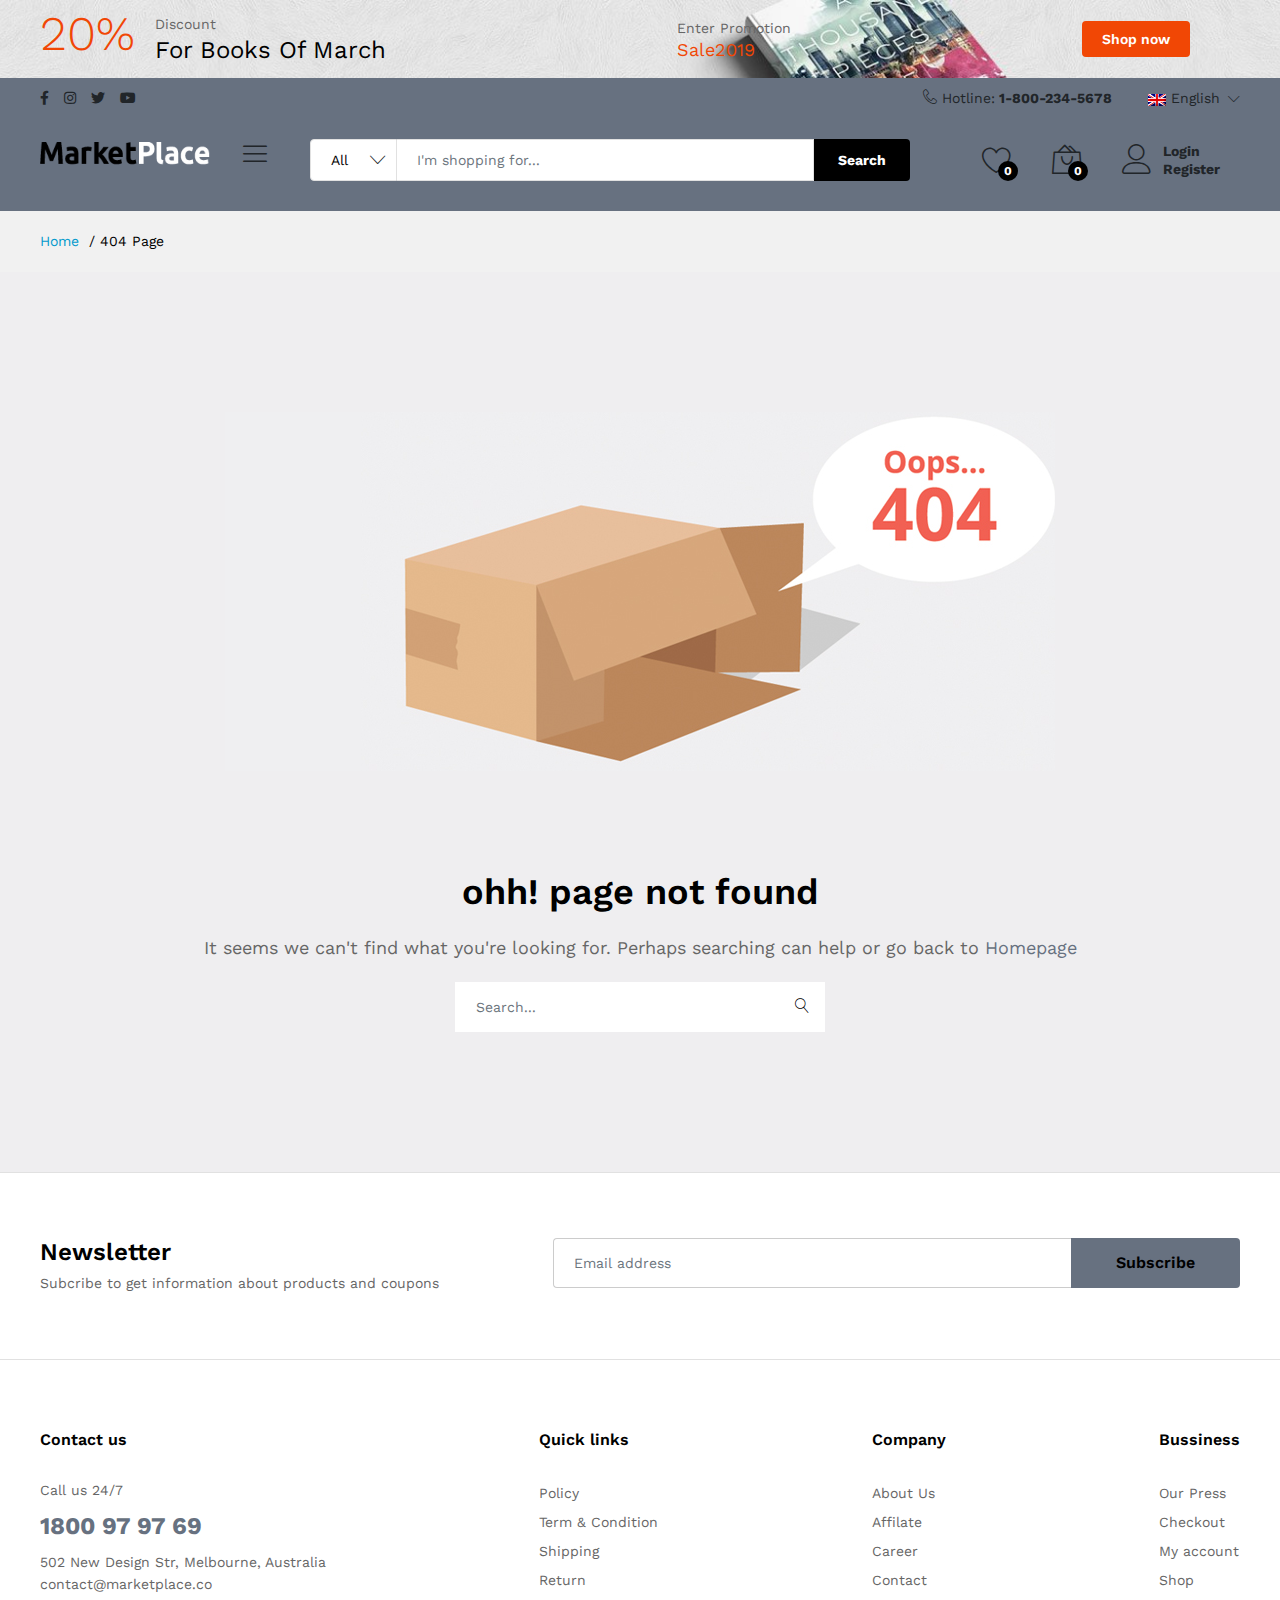
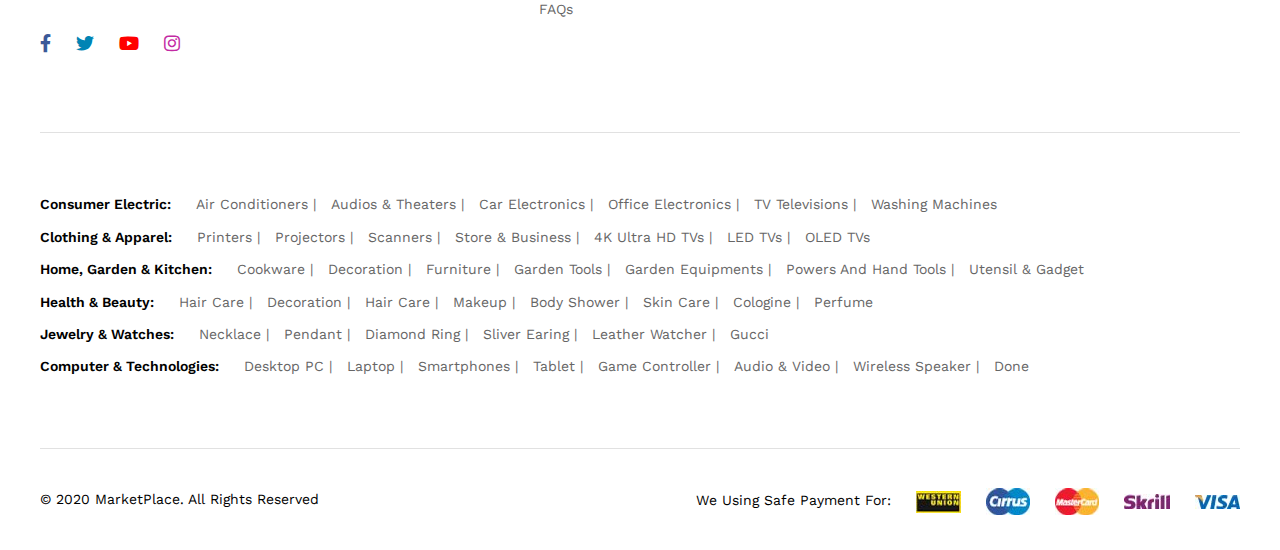
<file: 404-page.html>
<!DOCTYPE html>
<html lang="es">
<head>

	<meta charset="utf-8">
    <meta http-equiv="X-UA-Compatible" content="IE=edge">
    <meta name="viewport" content="width=device-width, initial-scale=1.0">
    <meta name="format-detection" content="telephone=no">
    <meta name="apple-mobile-web-app-capable" content="yes">
    <meta name="author" content="">
    <meta name="keywords" content="">
    <meta name="description" content="">

	<title>MarketPlace | 404 Page</title>

	<link rel="icon" href="img/template/icono.png">

	<!--=====================================
	CSS
	======================================-->
	
	<!-- google font -->
	<link href="https://fonts.googleapis.com/css?family=Work+Sans:300,400,500,600,700&display=swap" rel="stylesheet">

	<!-- font awesome -->
	<link rel="stylesheet" href="css/plugins/fontawesome.min.css">

	<!-- linear icons -->
	<link rel="stylesheet" href="css/plugins/linearIcons.css">

	<!-- Bootstrap 4 -->
	<link rel="stylesheet" href="https://maxcdn.bootstrapcdn.com/bootstrap/4.4.1/css/bootstrap.min.css">
	
	<!-- Owl Carousel -->
	<link rel="stylesheet" href="css/plugins/owl.carousel.css">

	<!-- Slick -->
	<link rel="stylesheet" href="css/plugins/slick.css">

	<!-- Light Gallery -->
	<link rel="stylesheet" href="css/plugins/lightgallery.min.css">

	<!-- Font Awesome Start -->
	<link rel="stylesheet" href="css/plugins/fontawesome-stars.css">

	<!-- jquery Ui -->
	<link rel="stylesheet" href="css/plugins/jquery-ui.min.css">

	<!-- Select 2 -->
	<link rel="stylesheet" href="css/plugins/select2.min.css">

	<!-- Scroll Up -->
	<link rel="stylesheet" href="css/plugins/scrollUp.css">
	
	<!-- estilo principal -->
	<link rel="stylesheet" href="css/style.css">

	<!-- Market Place 4 -->
	<link rel="stylesheet" href="css/market-place-4.css">

	<!--=====================================
	PLUGINS JS
	======================================-->

	<!-- jQuery library -->
	<script src="js/plugins/jquery-1.12.4.min.js"></script>

	<!-- Popper JS -->
	<script src="https://cdnjs.cloudflare.com/ajax/libs/popper.js/1.16.0/umd/popper.min.js"></script>

	<!-- Latest compiled JavaScript -->
	<script src="https://maxcdn.bootstrapcdn.com/bootstrap/4.4.1/js/bootstrap.min.js"></script>

	<!-- Owl Carousel -->
	<script src="js/plugins/owl.carousel.min.js"></script>

	<!-- Images Loaded -->
	<script src="js/plugins/imagesloaded.pkgd.min.js"></script>

	<!-- Masonry -->
	<script src="js/plugins/masonry.pkgd.min.js"></script>

	<!-- Isotope -->
	<script src="js/plugins/isotope.pkgd.min.js"></script>

	<!-- jQuery Match Height -->
	<script src="js/plugins/jquery.matchHeight-min.js"></script>

	<!-- Slick -->
	<script src="js/plugins/slick.min.js"></script>

	<!-- jQuery Barrating -->
	<script src="js/plugins/jquery.barrating.min.js"></script>

	<!-- Slick Animation -->
	<script src="js/plugins/slick-animation.min.js"></script>

	<!-- Light Gallery -->
	<script src="js/plugins/lightgallery-all.min.js"></script>

	<!-- jQuery UI -->
	<script src="js/plugins/jquery-ui.min.js"></script>

	<!-- Sticky Sidebar -->
	<script src="js/plugins/sticky-sidebar.min.js"></script>

	<!-- Slim Scroll -->
	<script src="js/plugins/jquery.slimscroll.min.js"></script>

	<!-- Select 2 -->
	<script src="js/plugins/select2.full.min.js"></script>

	<!-- Scroll Up -->
	<script src="js/plugins/scrollUP.js"></script>
	
</head>

<body>


	<!--=====================================
	Header Promotion
	======================================-->

	<div class="ps-block--promotion-header bg--cover" style="background: url(img/banner/top/header-promotion.jpg);">
        <div class="container">
            <div class="ps-block__left">
                <h3>20%</h3>
                <figure>
                    <p>Discount</p>
                    <h4>For Books Of March</h4>
                </figure>
            </div>
            <div class="ps-block__center">
                <p>Enter Promotion<span>Sale2019</span></p>
            </div><a class="ps-btn ps-btn--sm" href="#">Shop now</a>
        </div>
    </div>

    <!--=====================================
	Header
	======================================-->

    <header class="header header--standard header--market-place-4" data-sticky="true">

    	<!--=====================================
		Header TOP
		======================================-->

        <div class="header__top">

            <div class="container">

            	<!--=====================================
				Social 
				======================================-->

                <div class="header__left">
                    <ul class="d-flex justify-content-center">
						<li><a href="#" target="_blank"><i class="fab fa-facebook-f mr-4"></i></a></li>
						<li><a href="#" target="_blank"><i class="fab fa-instagram mr-4"></i></a></li>					
						<li><a href="#" target="_blank"><i class="fab fa-twitter mr-4"></i></a></li>
						<li><a href="#" target="_blank"><i class="fab fa-youtube mr-4"></i></a></li>
					</ul>
                </div>

                <!--=====================================
				Contact & lenguage 
				======================================-->

                <div class="header__right">
                    <ul class="header__top-links"> 
                    	<li><i class="icon-telephone"></i> Hotline:<strong> 1-800-234-5678</strong></li>                     
                        <li>
                            <div class="ps-dropdown language"><a href="#"><img src="img/template/en.png" alt="">English</a>
                                <ul class="ps-dropdown-menu">
                                    <li><a href="#"><img src="img/template/es.png" alt=""> Spanish</a></li>
                                </ul>
                            </div>
                        </li>
                    </ul>
                </div>

            </div><!-- End Container -->

        </div><!-- Header Top -->

      	<!--=====================================
		Header Content
		======================================-->

        <div class="header__content">

            <div class="container">

                <div class="header__content-left">

                	<!--=====================================
					Logo
					======================================-->

                	<a class="ps-logo" href="index.html">
                		<img src="img/template/logo_light.png" alt="">
                	</a>

                	<!--=====================================
					Menú
					======================================-->

                    <div class="menu--product-categories">
                        
                        <div class="menu__toggle">
                        	<i class="icon-menu"></i>
                        	<span> Shop by Department</span>
                        </div>

                        <div class="menu__content">
                            <ul class="menu--dropdown">
                                <li>
                                	<a href="#"><i class="icon-star"></i> Hot Promotions</a>
                                </li>
                                <li class="menu-item-has-children has-mega-menu">
                                	<a href="#"><i class="icon-laundry"></i> Consumer Electronic</a>
                                    <div class="mega-menu">
                                        <div class="mega-menu__column">
                                            <h4>Electronic<span class="sub-toggle"></span></h4>
                                            <ul class="mega-menu__list">
                                                <li><a href="#">Home Audio &amp; Theathers</a>
                                                </li>
                                                <li><a href="#">TV &amp; Videos</a>
                                                </li>
                                                <li><a href="#">Camera, Photos &amp; Videos</a>
                                                </li>
                                                <li><a href="#">Cellphones &amp; Accessories</a>
                                                </li>
                                                <li><a href="#">Headphones</a>
                                                </li>
                                                <li><a href="#">Videosgames</a>
                                                </li>
                                                <li><a href="#">Wireless Speakers</a>
                                                </li>
                                                <li><a href="#">Office Electronic</a>
                                                </li>
                                            </ul>
                                        </div>
                                        <div class="mega-menu__column">
                                            <h4>Accessories &amp; Parts<span class="sub-toggle"></span></h4>
                                            <ul class="mega-menu__list">
                                                <li><a href="#">Digital Cables</a>
                                                </li>
                                                <li><a href="#">Audio &amp; Video Cables</a>
                                                </li>
                                                <li><a href="#">Batteries</a>
                                                </li>
                                            </ul>
                                        </div>
                                    </div>
                                </li>
                                <li>
                                	<a href="#"><i class="icon-shirt"></i> Clothing &amp; Apparel</a>
                                </li>
                                <li>
                                	<a href="#"><i class="icon-lampshade"></i> Home, Garden &amp; Kitchen</a>
                                </li>
                                <li>
                                	<a href="#"><i class="icon-heart-pulse"></i> Health &amp; Beauty</a>
                                </li>
                                <li>
                                	<a href="#"><i class="icon-diamond2"></i> Yewelry &amp; Watches</a>
                                </li>
                                <li class="menu-item-has-children has-mega-menu">
                                	<a href="#"><i class="icon-desktop"></i> Computer &amp; Technology</a>
                                    <div class="mega-menu">
                                        <div class="mega-menu__column">
                                            <h4>Computer &amp; Technologies<span class="sub-toggle"></span></h4>
                                            <ul class="mega-menu__list">
                                                <li><a href="#">Computer &amp; Tablets</a>
                                                </li>
                                                <li><a href="#">Laptop</a>
                                                </li>
                                                <li><a href="#">Monitors</a>
                                                </li>
                                                <li><a href="#">Networking</a>
                                                </li>
                                                <li><a href="#">Drive &amp; Storages</a>
                                                </li>
                                                <li><a href="#">Computer Components</a>
                                                </li>
                                                <li><a href="#">Security &amp; Protection</a>
                                                </li>
                                                <li><a href="#">Gaming Laptop</a>
                                                </li>
                                                <li><a href="#">Accessories</a>
                                                </li>
                                            </ul>
                                        </div>
                                    </div>
                                </li>
                                <li>
                                	<a href="#"><i class="icon-baby-bottle"></i> Babies &amp; Moms</a>
                                </li>
                                <li>
                                	<a href="#"><i class="icon-baseball"></i> Sport &amp; Outdoor</a>
                                </li>
                                <li>
                                	<a href="#"><i class="icon-smartphone"></i> Phones &amp; Accessories</a>
                                </li>
                                <li>
                                	<a href="#"><i class="icon-book2"></i> Books &amp; Office</a>
                                </li>
                                <li>
                                	<a href="#"><i class="icon-car-siren"></i> Cars &amp; Motocycles</a>
                                </li>
                                <li>
                                	<a href="#"><i class="icon-wrench"></i> Home Improments</a>
                                </li>
                                <li>
                                	<a href="#"><i class="icon-tag"></i> Vouchers &amp; Services</a>
                                </li>
                            </ul>

                        </div>

                    </div><!-- End menu-->

                </div><!-- End Header Content Left-->

                <!--=====================================
				Search
				======================================-->

                <div class="header__content-center">
                    <form class="ps-form--quick-search" action="index.html" method="get">
                        <div class="form-group--icon">
                        	<i class="icon-chevron-down"></i>
                            <select class="form-control">
                                <option value="1">All</option>
                                <option value="1">Smartphone</option>
                                <option value="1">Sounds</option>
                                <option value="1">Technology toys</option>
                            </select>
                        </div>
                        <input class="form-control" type="text" placeholder="I'm shopping for...">
                        <button>Search</button>
                    </form>
                </div>

                <div class="header__content-right">

                    <div class="header__actions">

                    	<!--=====================================
						Wishlist
						======================================-->

                    	<a class="header__extra" href="#">
                    		<i class="icon-heart"></i><span><i>0</i></span>
                    	</a>

                    	<!--=====================================
						Cart
						======================================-->

                        <div class="ps-cart--mini">

                        	<a class="header__extra" href="#">
                        		<i class="icon-bag2"></i><span><i>0</i></span>
                        	</a>

                            <div class="ps-cart__content">

                                <div class="ps-cart__items">

                                    <div class="ps-product--cart-mobile">

                                        <div class="ps-product__thumbnail">
                                        	<a href="#">
                                        		<img src="img/products/clothing/7.jpg" alt="">
                                        	</a>
                                        </div>

                                        <div class="ps-product__content">
                                        	<a class="ps-product__remove" href="#">
                                        		<i class="icon-cross"></i>
                                        	</a>
                                        	<a href="product-default.html">MVMTH Classical Leather Watch In Black</a>
                                            <p><strong>Sold by:</strong> YOUNG SHOP</p>
                                            <small>1 x $59.99</small>
                                        </div>

                                    </div>

                                    <div class="ps-product--cart-mobile">

                                        <div class="ps-product__thumbnail">
                                        	<a href="#">
                                        		<img src="img/products/clothing/5.jpg" alt="">
                                        	</a>
                                        </div>

                                        <div class="ps-product__content">
                                        	<a class="ps-product__remove" href="#">
                                        		<i class="icon-cross"></i>
                                        	</a>
                                        	<a href="product-default.html">Sleeve Linen Blend Caro Pane Shirt</a>
                                            <p><strong>Sold by:</strong> YOUNG SHOP</p>
                                            <small>1 x $59.99</small>
                                        </div>

                                    </div>

                                </div>

                                <div class="ps-cart__footer">

                                    <h3>Sub Total:<strong>$59.99</strong></h3>
                                    <figure>
                                    	<a class="ps-btn" href="shopping-cart.html">View Cart</a>
                                    	<a class="ps-btn" href="checkout.html">Checkout</a>
                                    </figure>

                                </div>

                            </div>

                        </div>

						<!--=====================================
						Login and Register
						======================================-->

                        <div class="ps-block--user-header">
                            <div class="ps-block__left">
                            	<i class="icon-user"></i>
                            </div>
                            <div class="ps-block__right">
                            	<a href="my-account.html">Login</a>
                            	<a href="my-account.html">Register</a>
                            </div>
                        </div>

                    </div><!-- End Header Actions-->

                </div><!-- End Header Content Right-->

            </div><!-- End Container-->

        </div><!-- End Header Content-->

    </header>

  	<!--=====================================
	Header Mobile
	======================================-->

    <header class="header header--mobile" data-sticky="true">

        <div class="header__top">

            <div class="header__left">

                <ul class="d-flex justify-content-center">
					<li><a href="#" target="_blank"><i class="fab fa-facebook-f mr-4"></i></a></li>
					<li><a href="#" target="_blank"><i class="fab fa-instagram mr-4"></i></a></li>					
					<li><a href="#" target="_blank"><i class="fab fa-twitter mr-4"></i></a></li>
					<li><a href="#" target="_blank"><i class="fab fa-youtube mr-4"></i></a></li>
				</ul>
            </div>

            <div class="header__right">

                <ul class="navigation__extra">

                   <li><i class="icon-telephone"></i> Hotline:<strong> 1-800-234-5678</strong></li>    

                    <li>

                        <div class="ps-dropdown language"><a href="#"><img src="img/template/en.png" alt="">English</a>

                            <ul class="ps-dropdown-menu">

                                <li><a href="#"><img src="img/template/es.png" alt=""> Español</a></li>

                            </ul>

                        </div>

                    </li>

                </ul>

            </div>

        </div>

        <div class="navigation--mobile">

            <div class="navigation__left">

        	  	<!--=====================================
				Menu Mobile
				======================================-->

                <div class="menu--product-categories">
                    
                    <div class="ps-shop__filter-mb mt-4" id="filter-sidebar">
                    	<i class="icon-menu "></i>
                    </div>

	            	<div class="ps-filter--sidebar">

					    <div class="ps-filter__header">
					        <h3>Categories</h3><a class="ps-btn--close ps-btn--no-boder" href="#"></a>
					    </div>

					    <div class="ps-filter__content">

					        <aside class="widget widget_shop">

					            <ul class="ps-list--categories">
					                <li class="current-menu-item menu-item-has-children"><a href="shop-default.html">Clothing &amp; Apparel</a><span class="sub-toggle"><i class="fa fa-angle-down"></i></span>
					                    <ul class="sub-menu" style="display: none;">
					                        <li class="current-menu-item "><a href="shop-default.html">Womens</a>
					                        </li>
					                        <li class="current-menu-item "><a href="shop-default.html">Mens</a>
					                        </li>
					                        <li class="current-menu-item "><a href="shop-default.html">Bags</a>
					                        </li>
					                        <li class="current-menu-item "><a href="shop-default.html">Sunglasses</a>
					                        </li>
					                        <li class="current-menu-item "><a href="shop-default.html">Accessories</a>
					                        </li>
					                        <li class="current-menu-item "><a href="shop-default.html">Kid's Fashion</a>
					                        </li>
					                    </ul>
					                </li>
					                <li class="current-menu-item menu-item-has-children"><a href="shop-default.html">Garden &amp; Kitchen</a><span class="sub-toggle active"><i class="fa fa-angle-down"></i></span>
					                    <ul class="sub-menu" style="display: block;">
					                        <li class="current-menu-item "><a href="shop-default.html">Cookware</a>
					                        </li>
					                        <li class="current-menu-item "><a href="shop-default.html">Decoration</a>
					                        </li>
					                        <li class="current-menu-item "><a href="shop-default.html">Furniture</a>
					                        </li>
					                        <li class="current-menu-item "><a href="shop-default.html">Garden Tools</a>
					                        </li>
					                        <li class="current-menu-item "><a href="shop-default.html">Home Improvement</a>
					                        </li>
					                        <li class="current-menu-item "><a href="shop-default.html">Powers And Hand Tools</a>
					                        </li>
					                        <li class="current-menu-item "><a href="shop-default.html">Utensil &amp; Gadget</a>
					                        </li>
					                    </ul>
					                </li>
					                <li class="current-menu-item menu-item-has-children"><a href="shop-default.html">Consumer Electrics</a><span class="sub-toggle"><i class="fa fa-angle-down"></i></span>
					                    <ul class="sub-menu" style="">
					                        <li class="current-menu-item menu-item-has-children"><a href="shop-default.html">Air Conditioners</a><span class="sub-toggle"><i class="fa fa-angle-down"></i></span>
					                            <ul class="sub-menu" style="">
					                                <li class="current-menu-item "><a href="shop-default.html">Accessories</a>
					                                </li>
					                                <li class="current-menu-item "><a href="shop-default.html">Type Hanging Cell</a>
					                                </li>
					                                <li class="current-menu-item "><a href="shop-default.html">Type Hanging Wall</a>
					                                </li>
					                            </ul>
					                        </li>
					                        <li class="current-menu-item menu-item-has-children"><a href="shop-default.html">Audios &amp; Theaters</a><span class="sub-toggle"><i class="fa fa-angle-down"></i></span>
					                            <ul class="sub-menu" style="">
					                                <li class="current-menu-item "><a href="shop-default.html">Headphone</a>
					                                </li>
					                                <li class="current-menu-item "><a href="shop-default.html">Home Theater System</a>
					                                </li>
					                                <li class="current-menu-item "><a href="shop-default.html">Speakers</a>
					                                </li>
					                            </ul>
					                        </li>
					                        <li class="current-menu-item menu-item-has-children"><a href="shop-default.html">Car Electronics</a><span class="sub-toggle"><i class="fa fa-angle-down"></i></span>
					                            <ul class="sub-menu" style="">
					                                <li class="current-menu-item "><a href="shop-default.html">Audio &amp; Video</a>
					                                </li>
					                                <li class="current-menu-item "><a href="shop-default.html">Car Security</a>
					                                </li>
					                                <li class="current-menu-item "><a href="shop-default.html">Radar Detector</a>
					                                </li>
					                                <li class="current-menu-item "><a href="shop-default.html">Vehicle GPS</a>
					                                </li>
					                            </ul>
					                        </li>
					                        <li class="current-menu-item menu-item-has-children"><a href="shop-default.html">Office Electronics</a><span class="sub-toggle"><i class="fa fa-angle-down"></i></span>
					                            <ul class="sub-menu" style="">
					                                <li class="current-menu-item "><a href="shop-default.html">Printers</a>
					                                </li>
					                                <li class="current-menu-item "><a href="shop-default.html">Projectors</a>
					                                </li>
					                                <li class="current-menu-item "><a href="shop-default.html">Scanners</a>
					                                </li>
					                                <li class="current-menu-item "><a href="shop-default.html">Store &amp; Business</a>
					                                </li>
					                            </ul>
					                        </li>
					                        <li class="current-menu-item menu-item-has-children"><a href="shop-default.html">TV Televisions</a><span class="sub-toggle"><i class="fa fa-angle-down"></i></span>
					                            <ul class="sub-menu" style="">
					                                <li class="current-menu-item "><a href="shop-default.html">4K Ultra HD TVs</a>
					                                </li>
					                                <li class="current-menu-item "><a href="shop-default.html">LED TVs</a>
					                                </li>
					                                <li class="current-menu-item "><a href="shop-default.html">OLED TVs</a>
					                                </li>
					                            </ul>
					                        </li>
					                        <li class="current-menu-item menu-item-has-children"><a href="shop-default.html">Washing Machines</a><span class="sub-toggle"><i class="fa fa-angle-down"></i></span>
					                            <ul class="sub-menu" style="">
					                                <li class="current-menu-item "><a href="shop-default.html">Type Drying Clothes</a>
					                                </li>
					                                <li class="current-menu-item "><a href="shop-default.html">Type Horizontal</a>
					                                </li>
					                                <li class="current-menu-item "><a href="shop-default.html">Type Vertical</a>
					                                </li>
					                            </ul>
					                        </li>
					                        <li class="current-menu-item "><a href="shop-default.html">Refrigerators</a>
					                        </li>
					                    </ul>
					                </li>
					                <li class="current-menu-item menu-item-has-children"><a href="shop-default.html">Health &amp; Beauty</a><span class="sub-toggle"><i class="fa fa-angle-down"></i></span>
					                    <ul class="sub-menu" style="">
					                        <li class="current-menu-item "><a href="shop-default.html">Equipments</a>
					                        </li>
					                        <li class="current-menu-item "><a href="shop-default.html">Hair Care</a>
					                        </li>
					                        <li class="current-menu-item "><a href="shop-default.html">Perfumer</a>
					                        </li>
					                        <li class="current-menu-item "><a href="shop-default.html">Skin Care</a>
					                        </li>
					                    </ul>
					                </li>
					                <li class="current-menu-item menu-item-has-children"><a href="shop-default.html">Computers &amp; Technologies</a><span class="sub-toggle"><i class="fa fa-angle-down"></i></span>
					                    <ul class="sub-menu" style="">
					                        <li class="current-menu-item "><a href="shop-default.html">Desktop PC</a>
					                        </li>
					                        <li class="current-menu-item "><a href="shop-default.html">Laptop</a>
					                        </li>
					                        <li class="current-menu-item "><a href="shop-default.html">Smartphones</a>
					                        </li>
					                    </ul>
					                </li>
					                <li class="current-menu-item menu-item-has-children"><a href="shop-default.html">Jewelry &amp; Watches</a><span class="sub-toggle"><i class="fa fa-angle-down"></i></span>
					                    <ul class="sub-menu" style="">
					                        <li class="current-menu-item "><a href="shop-default.html">Gemstone Jewelry</a>
					                        </li>
					                        <li class="current-menu-item "><a href="shop-default.html">Men's Watches</a>
					                        </li>
					                        <li class="current-menu-item "><a href="shop-default.html">Women's Watches</a>
					                        </li>
					                    </ul>
					                </li>
					                <li class="current-menu-item menu-item-has-children"><a href="shop-default.html">Phones &amp; Accessories</a><span class="sub-toggle"><i class="fa fa-angle-down"></i></span>
					                    <ul class="sub-menu" style="">
					                        <li class="current-menu-item "><a href="shop-default.html">Iphone 8</a>
					                        </li>
					                        <li class="current-menu-item "><a href="shop-default.html">Iphone X</a>
					                        </li>
					                        <li class="current-menu-item "><a href="shop-default.html">Sam Sung Note 8</a>
					                        </li>
					                        <li class="current-menu-item "><a href="shop-default.html">Sam Sung S8</a>
					                        </li>
					                    </ul>
					                </li>
					                <li class="current-menu-item menu-item-has-children"><a href="shop-default.html">Sport &amp; Outdoor</a><span class="sub-toggle"><i class="fa fa-angle-down"></i></span>
					                    <ul class="sub-menu" style="">
					                        <li class="current-menu-item "><a href="shop-default.html">Freezer Burn</a>
					                        </li>
					                        <li class="current-menu-item "><a href="shop-default.html">Fridge Cooler</a>
					                        </li>
					                        <li class="current-menu-item "><a href="shop-default.html">Wine Cabinets</a>
					                        </li>
					                    </ul>
					                </li>
					                <li class="current-menu-item "><a href="shop-default.html">Babies &amp; Moms</a>
					                </li>
					                <li class="current-menu-item "><a href="shop-default.html">Books &amp; Office</a>
					                </li>
					                <li class="current-menu-item "><a href="shop-default.html">Cars &amp; Motocycles</a>
					                </li>
					            </ul>

					        </aside>   

					    </div>

					</div>        

                </div><!-- End menu-->

            </div>

            <div class="navigation__center">

            	<a class="ps-logo" href="index.html">
            		<img src="img/template/logo_light.png" class="pt-3" alt="">
            	</a>
            </div>

            <div class="navigation__right">

                <div class="header__actions">

                	<!--=====================================
					Cart
					======================================-->

                    <div class="ps-cart--mini">

                    	<a class="header__extra" href="#">
                    		<i class="icon-bag2"></i><span><i>0</i></span>
                    	</a>

                        <div class="ps-cart__content">

                            <div class="ps-cart__items">

                                <div class="ps-product--cart-mobile">

                                    <div class="ps-product__thumbnail">
                                    	<a href="#">
                                    		<img src="img/products/clothing/7.jpg" alt="">
                                    	</a>
                                    </div>

                                    <div class="ps-product__content">
                                    	
                                    	<a class="ps-product__remove" href="#">
                                    		<i class="icon-cross"></i>
                                    	</a>

                                    	<a href="product-default.html">MVMTH Classical Leather Watch In Black</a>
                                        <p><strong>Sold by:</strong> YOUNG SHOP</p>
                                        <small>1 x $59.99</small>

                                    </div>

                                </div>

                                <div class="ps-product--cart-mobile">

                                    <div class="ps-product__thumbnail">

                                    	<a href="#"><img src="img/products/clothing/5.jpg" alt=""></a>

                                    </div>

                                    <div class="ps-product__content">
                                    	<a class="ps-product__remove" href="#">
                                    		<i class="icon-cross"></i>
                                    	</a>
                                    	<a href="product-default.html">Sleeve Linen Blend Caro Pane Shirt</a>
                                        <p><strong>Sold by:</strong> YOUNG SHOP</p>
                                        <small>1 x $59.99</small>

                                    </div>

                                </div>

                            </div>

                            <div class="ps-cart__footer">

                                <h3>Sub Total:<strong>$59.99</strong></h3>

                                <figure>
                                	<a class="ps-btn" href="shopping-cart.html">View Cart</a>
                                	<a class="ps-btn" href="checkout.html">Checkout</a>
                                </figure>

                            </div>

                        </div>

                    </div>

                    <!--=====================================
					Login and Register
					======================================-->

                    <div class="ps-block--user-header">

                        <div class="ps-block__left">
                        	<i class="icon-user"></i>
                        </div>
                        <div class="ps-block__right">
                        	<a href="my-account.html">Login</a>
                        	<a href="my-account.html">Register</a>
                        </div>

                    </div>

                </div>

            </div>

        </div>

        <!--=====================================
		Search
		======================================-->

        <div class="ps-search--mobile">

            <form class="ps-form--search-mobile" action="index.html" method="get">
                <div class="form-group--nest">
                    <input class="form-control" type="text" placeholder="Search something...">
                    <button><i class="icon-magnifier"></i></button>
                </div>
            </form>

        </div>

    </header> <!-- End Header Mobile -->

    <!--=====================================
    Breadcrumb
    ======================================-->  
	
	<div class="ps-breadcrumb">

        <div class="container">

            <ul class="breadcrumb">

                <li><a href="index.html">Home</a></li>

                <li>404 Page</li>

            </ul>

        </div>

    </div>

    <!--=====================================
    404 Content
    ======================================-->
   <div class="ps-page--404">
        <div class="container">
            <div class="ps-section__content"><img src="img/404.jpg" alt="">
                <h3>ohh! page not found</h3>
                <p>It seems we can't find what you're looking for. Perhaps searching can help or go back to<a href="index.html"> Homepage</a></p>
                <form class="ps-form--widget-search" action="do_action" method="get">
                    <input class="form-control" type="text" placeholder="Search...">
                    <button><i class="icon-magnifier"></i></button>
                </form>
            </div>
        </div>
    </div>
  
    <!--=====================================
	Newletter
	======================================-->  

    <div class="ps-newsletter">

        <div class="container">

            <form class="ps-form--newsletter" action="do_action" method="post">

                <div class="row">

                    <div class="col-xl-5 col-12 ">
                        <div class="ps-form__left">
                            <h3>Newsletter</h3>
                            <p>Subcribe to get information about products and coupons</p>
                        </div>
                    </div>

                    <div class="col-xl-7 col-12 ">

                        <div class="ps-form__right">

                            <div class="form-group--nest">

                                <input class="form-control" type="email" placeholder="Email address">
                                <button class="ps-btn">Subscribe</button>

                            </div>

                        </div>

                    </div>

                </div>

            </form>

        </div>

    </div>

    <!--=====================================
	Footer
	======================================-->  

    <footer class="ps-footer">

        <div class="container">

            <div class="ps-footer__widgets">

            	<!--=====================================
				Contact us
				======================================-->  

                <aside class="widget widget_footer widget_contact-us">

                    <h4 class="widget-title">Contact us</h4>

                    <div class="widget_content">

                        <p>Call us 24/7</p>
                        <h3>1800 97 97 69</h3>
                        <p>502 New Design Str, Melbourne, Australia <br>
                        	<a href="mailto:contact@marketplace.co">contact@marketplace.co</a>
                    	</p>

                        <ul class="ps-list--social">
                            <li><a class="facebook" href="#"><i class="fab fa-facebook-f"></i></a></li>
                            <li><a class="twitter" href="#"><i class="fab fa-twitter"></i></a></li>
                            <li><a class="google-plus" href="#"><i class="fab fa-youtube"></i></a></li>
                            <li><a class="instagram" href="#"><i class="fab fa-instagram"></i></a></li>
                        </ul>

                    </div>

                </aside>

                <!--=====================================
				Quick Links
				======================================-->  

                <aside class="widget widget_footer">

                    <h4 class="widget-title">Quick links</h4>

                    <ul class="ps-list--link">

                        <li><a href="#">Policy</a></li>

                        <li><a href="#">Term &amp; Condition</a></li>

                        <li><a href="#">Shipping</a></li>

                        <li><a href="#">Return</a></li>

                        <li><a href="faqs.html">FAQs</a></li>

                    </ul>

                </aside>

                <!--=====================================
				Company
				======================================-->  

                <aside class="widget widget_footer">

                    <h4 class="widget-title">Company</h4>

                    <ul class="ps-list--link">

                        <li><a href="about-us.html">About Us</a></li>

                        <li><a href="#">Affilate</a></li>

                        <li><a href="#">Career</a></li>

                        <li><a href="contact-us.html">Contact</a></li>

                    </ul>

                </aside>

                <!--=====================================
				Bussiness
				======================================-->  

                <aside class="widget widget_footer">

                    <h4 class="widget-title">Bussiness</h4>

                    <ul class="ps-list--link">

                        <li><a href="#">Our Press</a></li>

                        <li><a href="checkout.html">Checkout</a></li>

                        <li><a href="my-account.html">My account</a></li>

                        <li><a href="shop-default.html">Shop</a></li>

                    </ul>

                </aside>

            </div>

          	<!--=====================================
			Categories Footer
			======================================-->  

            <div class="ps-footer__links">

                <p>
                	<strong>Consumer Electric:</strong>
                	<a href="#">Air Conditioners</a>
                	<a href="#">Audios &amp; Theaters</a>
                	<a href="#">Car Electronics</a>
                	<a href="#">Office Electronics</a>
                	<a href="#">TV Televisions</a>
                	<a href="#">Washing Machines</a>
                </p>

                <p>
                	<strong>Clothing &amp; Apparel:</strong>
                	<a href="#">Printers</a>
                	<a href="#">Projectors</a>
                	<a href="#">Scanners</a>
                	<a href="#">Store &amp; Business</a>
                	<a href="#">4K Ultra HD TVs</a>
                	<a href="#">LED TVs</a>
                	<a href="#">OLED TVs</a>
                </p>

                <p>
                	<strong>Home, Garden &amp; Kitchen:</strong>
                	<a href="#">Cookware</a>
                	<a href="#">Decoration</a>
                	<a href="#">Furniture</a>
                	<a href="#">Garden Tools</a>
                	<a href="#">Garden Equipments</a>
                	<a href="#">Powers And Hand Tools</a>
                	<a href="#">Utensil &amp; Gadget</a>
                </p>

                <p>
                	<strong>Health &amp; Beauty:</strong>
                	<a href="#">Hair Care</a>
                	<a href="#">Decoration</a>
                	<a href="#">Hair Care</a>
                	<a href="#">Makeup</a>
                	<a href="#">Body Shower</a>
                	<a href="#">Skin Care</a>
                	<a href="#">Cologine</a>
                	<a href="#">Perfume</a>
                </p>

                <p>
                	<strong>Jewelry &amp; Watches:</strong>
                	<a href="#">Necklace</a>
                	<a href="#">Pendant</a>
                	<a href="#">Diamond Ring</a>
                	<a href="#">Sliver Earing</a>
                	<a href="#">Leather Watcher</a>
                	<a href="#">Gucci</a>
                </p>

                <p>
                	<strong>Computer &amp; Technologies:</strong>
                	<a href="#">Desktop PC</a>
                	<a href="#">Laptop</a>
                	<a href="#">Smartphones</a>
                	<a href="#">Tablet</a>
                	<a href="#">Game Controller</a>
                	<a href="#">Audio &amp; Video</a>
                	<a href="#">Wireless Speaker</a>
                	<a href="#">Done</a>
                </p>

            </div>

            <!--=====================================
			CopyRight - Payment method Footer
			======================================-->  

            <div class="ps-footer__copyright">

                <p>© 2020 MarketPlace. All Rights Reserved</p>

                <p>
                	<span>We Using Safe Payment For:</span>

                	<a href="#">
                		<img src="img/payment-method/1.jpg" alt="">
                	</a>

                	<a href="#">
                		<img src="img/payment-method/2.jpg" alt="">
                	</a>

                	<a href="#">
                		<img src="img/payment-method/3.jpg" alt="">
                	</a>

                	<a href="#">
                		<img src="img/payment-method/4.jpg" alt="">
                	</a>

                	<a href="#">
                		<img src="img/payment-method/5.jpg" alt="">
                	</a>

                </p>

            </div>

        </div>

    </footer>

	<!--=====================================
	JS PERSONALIZADO
	======================================-->

	<script src="js/main.js"></script>
	
</body>
</html>
</file>
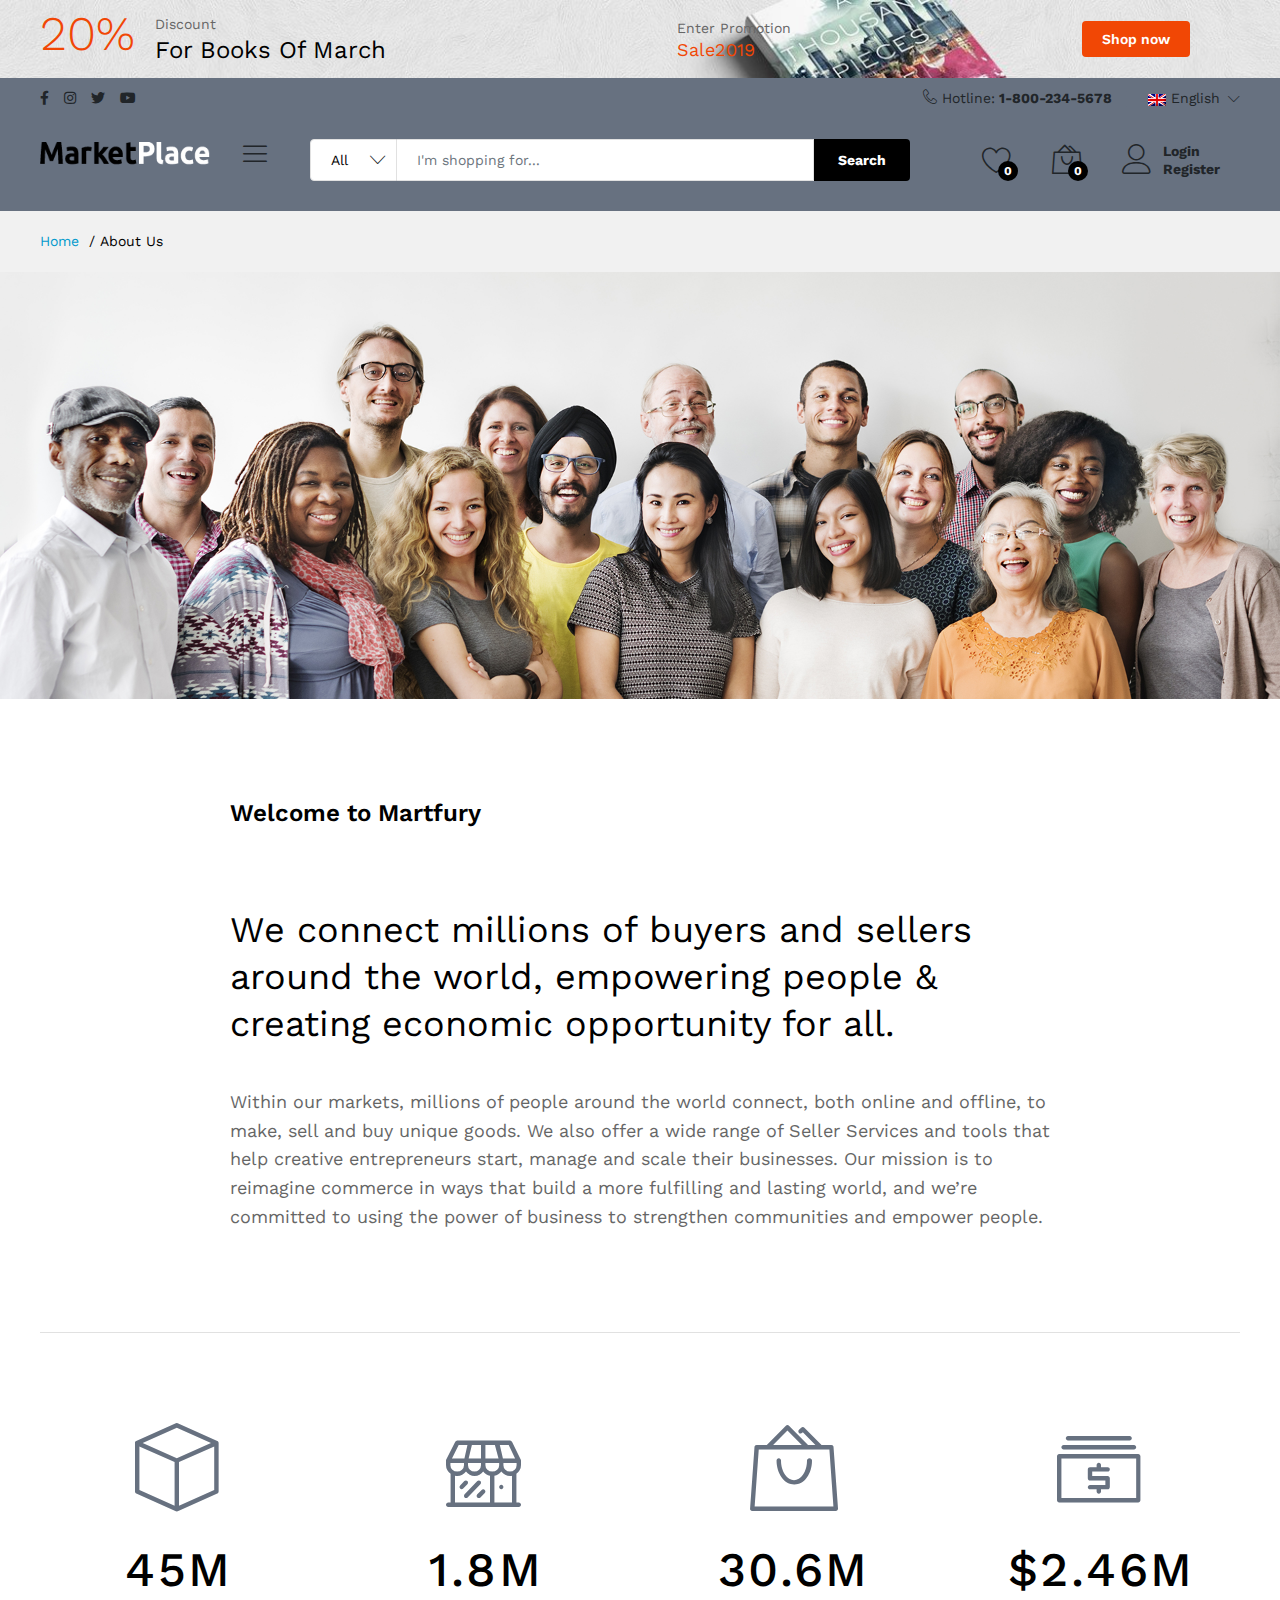
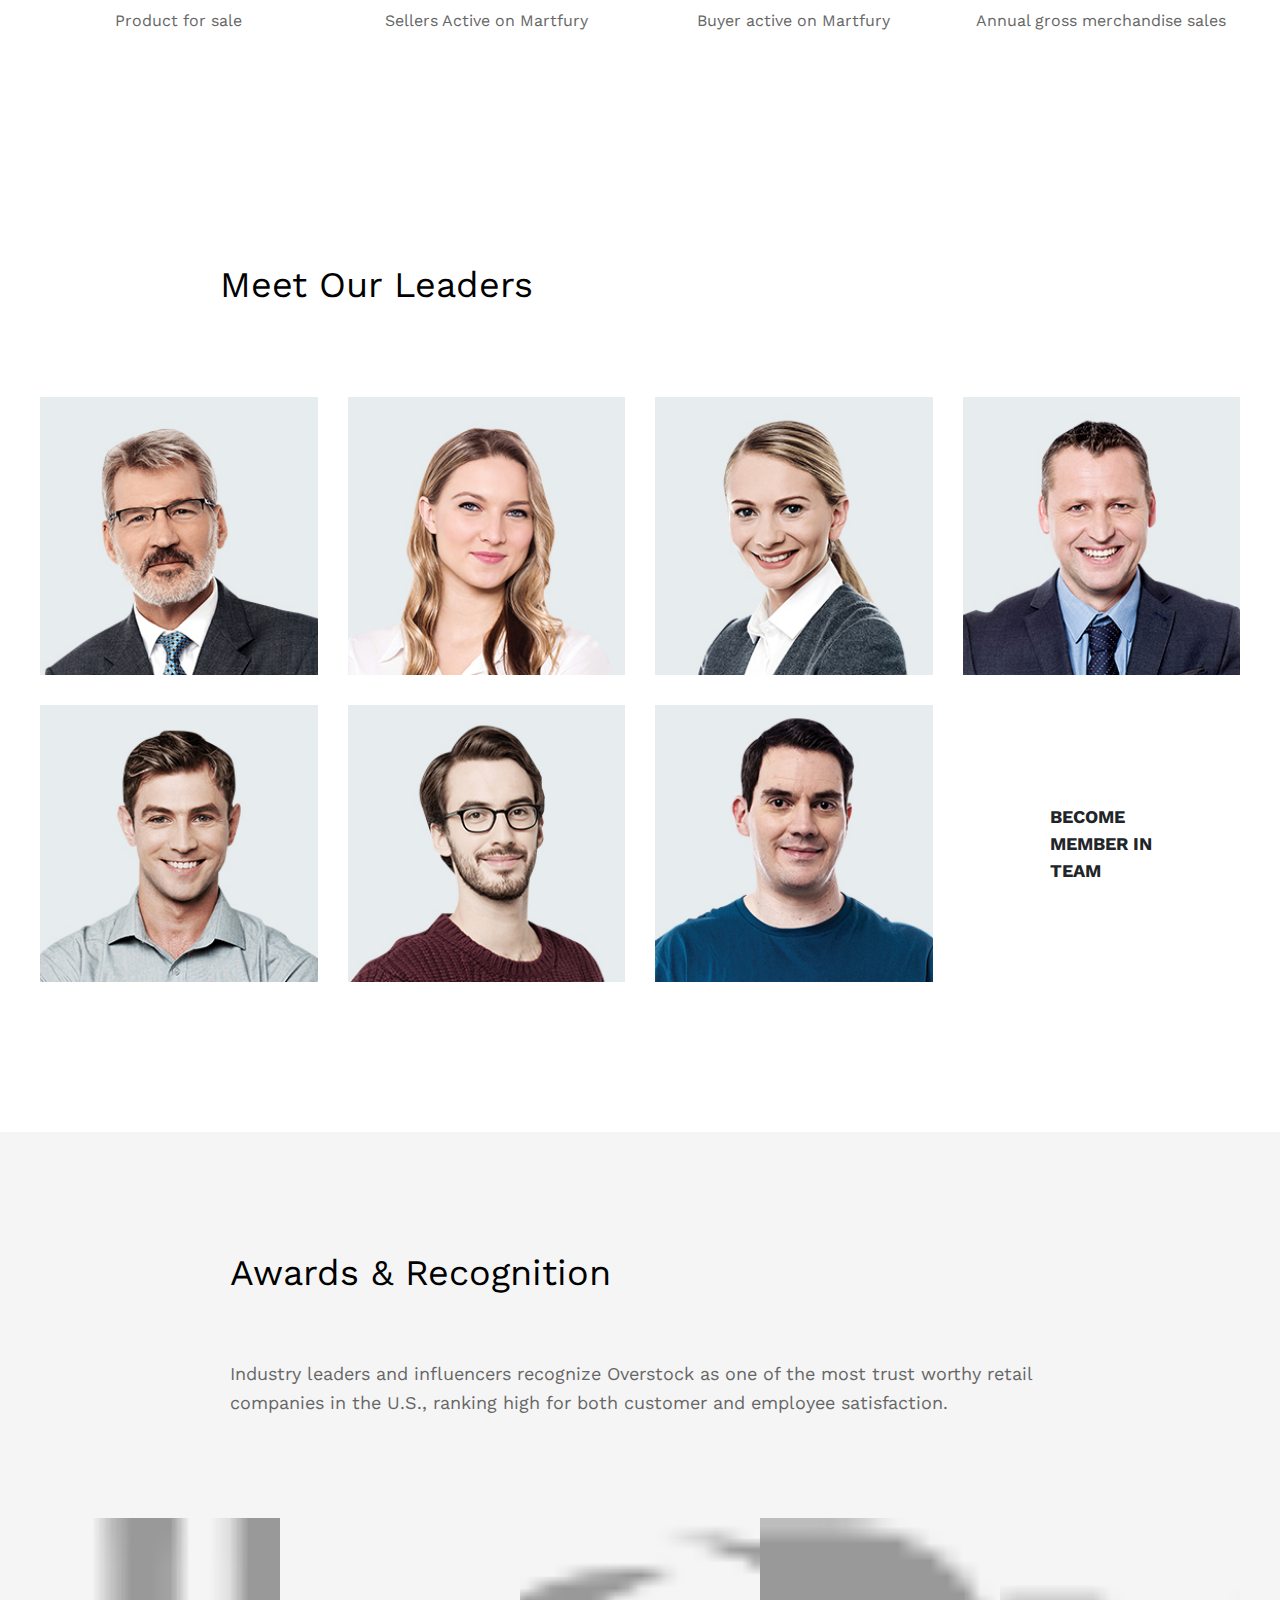
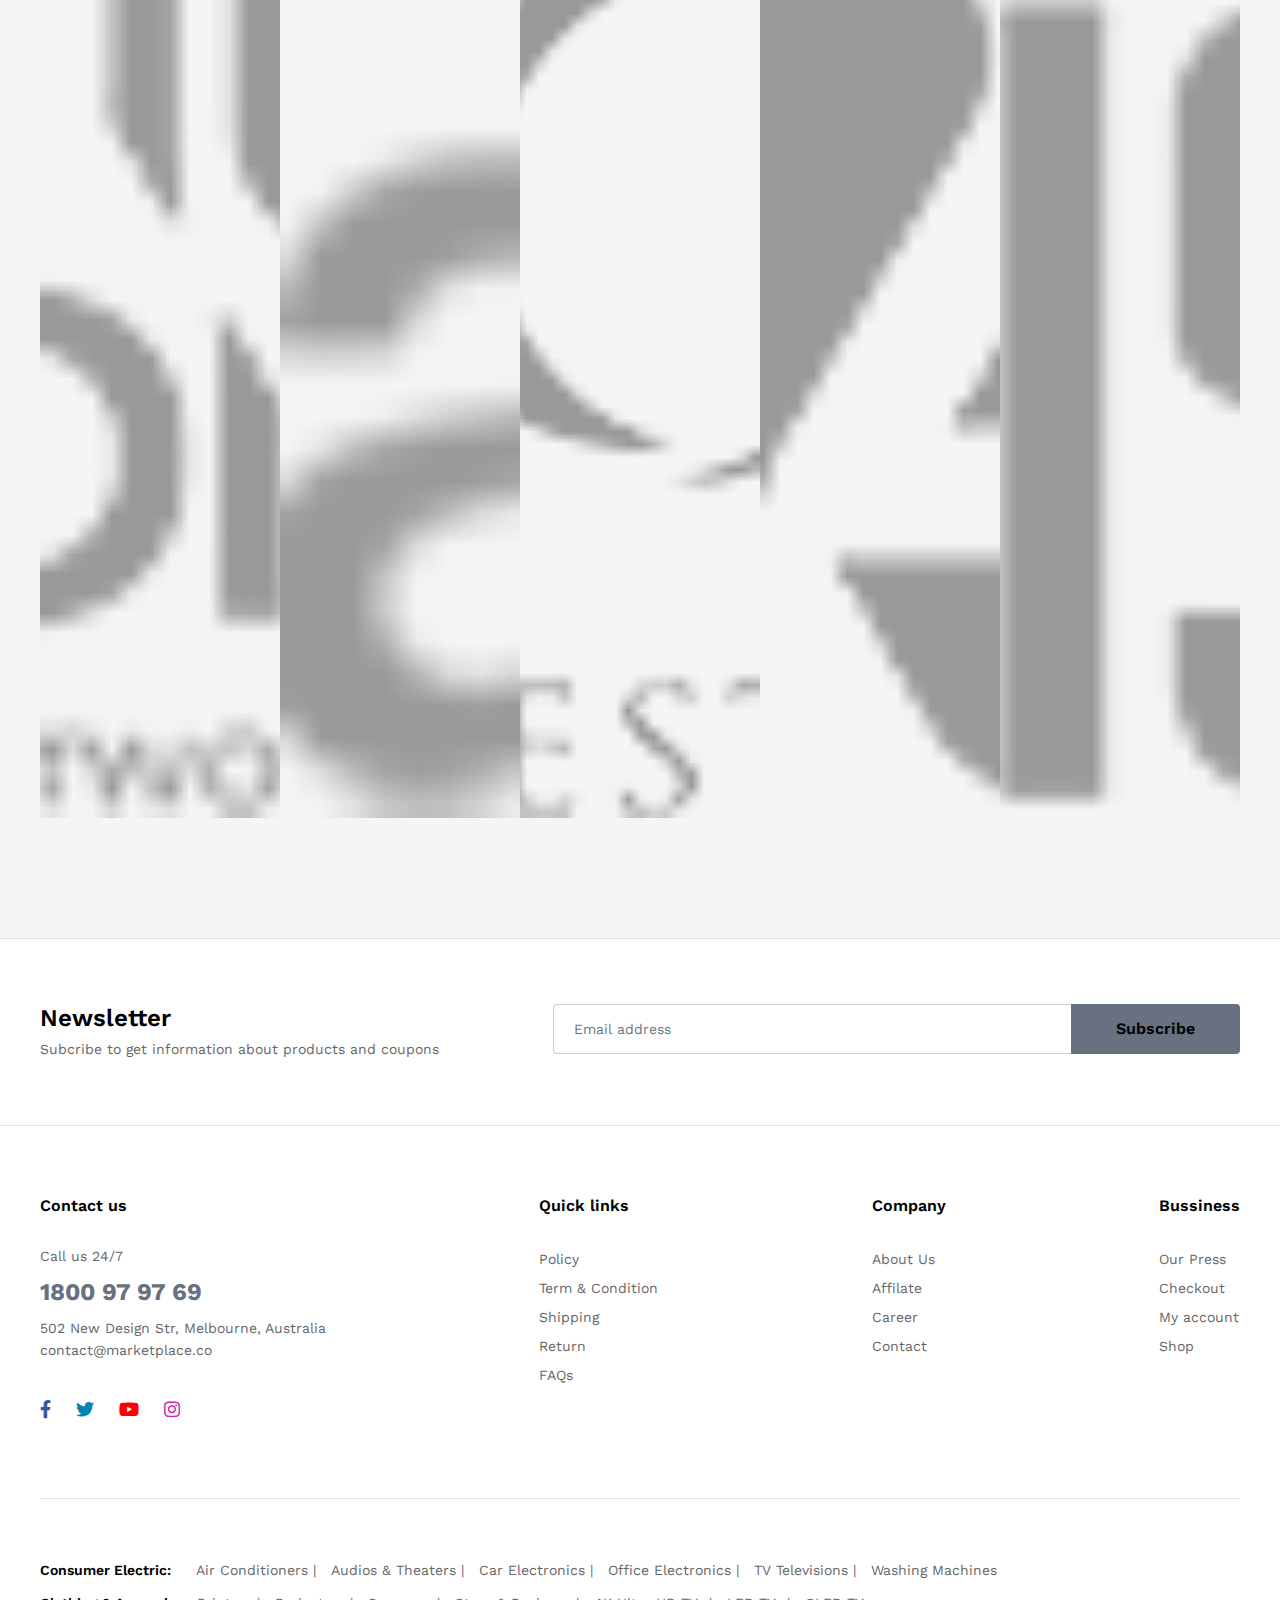
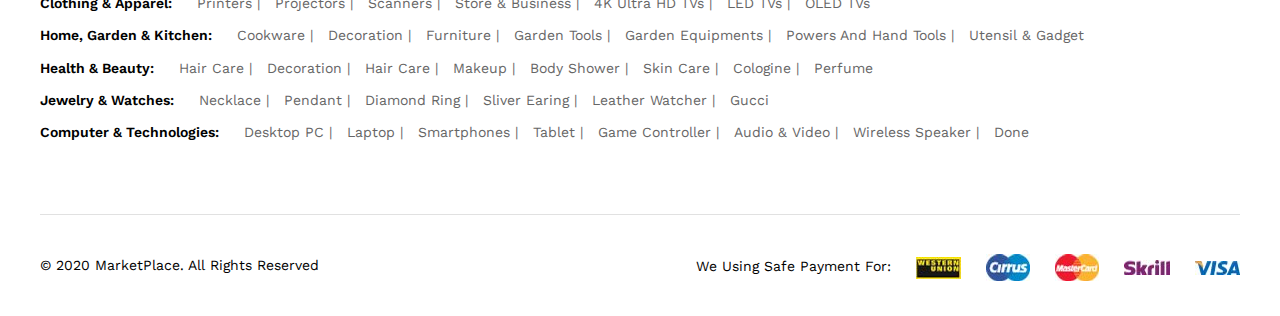
<file: about-us.html>
<!DOCTYPE html>
<html lang="es">
<head>

	<meta charset="utf-8">
    <meta http-equiv="X-UA-Compatible" content="IE=edge">
    <meta name="viewport" content="width=device-width, initial-scale=1.0">
    <meta name="format-detection" content="telephone=no">
    <meta name="apple-mobile-web-app-capable" content="yes">
    <meta name="author" content="">
    <meta name="keywords" content="">
    <meta name="description" content="">

	<title>MarketPlace | About Us</title>

	<link rel="icon" href="img/template/icono.png">

	<!--=====================================
	CSS
	======================================-->
	
	<!-- google font -->
	<link href="https://fonts.googleapis.com/css?family=Work+Sans:300,400,500,600,700&display=swap" rel="stylesheet">

	<!-- font awesome -->
	<link rel="stylesheet" href="css/plugins/fontawesome.min.css">

	<!-- linear icons -->
	<link rel="stylesheet" href="css/plugins/linearIcons.css">

	<!-- Bootstrap 4 -->
	<link rel="stylesheet" href="https://maxcdn.bootstrapcdn.com/bootstrap/4.4.1/css/bootstrap.min.css">
	
	<!-- Owl Carousel -->
	<link rel="stylesheet" href="css/plugins/owl.carousel.css">

	<!-- Slick -->
	<link rel="stylesheet" href="css/plugins/slick.css">

	<!-- Light Gallery -->
	<link rel="stylesheet" href="css/plugins/lightgallery.min.css">

	<!-- Font Awesome Start -->
	<link rel="stylesheet" href="css/plugins/fontawesome-stars.css">

	<!-- jquery Ui -->
	<link rel="stylesheet" href="css/plugins/jquery-ui.min.css">

	<!-- Select 2 -->
	<link rel="stylesheet" href="css/plugins/select2.min.css">

	<!-- Scroll Up -->
	<link rel="stylesheet" href="css/plugins/scrollUp.css">
	
	<!-- estilo principal -->
	<link rel="stylesheet" href="css/style.css">

	<!-- Market Place 4 -->
	<link rel="stylesheet" href="css/market-place-4.css">

	<!--=====================================
	PLUGINS JS
	======================================-->

	<!-- jQuery library -->
	<script src="js/plugins/jquery-1.12.4.min.js"></script>

	<!-- Popper JS -->
	<script src="https://cdnjs.cloudflare.com/ajax/libs/popper.js/1.16.0/umd/popper.min.js"></script>

	<!-- Latest compiled JavaScript -->
	<script src="https://maxcdn.bootstrapcdn.com/bootstrap/4.4.1/js/bootstrap.min.js"></script>

	<!-- Owl Carousel -->
	<script src="js/plugins/owl.carousel.min.js"></script>

	<!-- Images Loaded -->
	<script src="js/plugins/imagesloaded.pkgd.min.js"></script>

	<!-- Masonry -->
	<script src="js/plugins/masonry.pkgd.min.js"></script>

	<!-- Isotope -->
	<script src="js/plugins/isotope.pkgd.min.js"></script>

	<!-- jQuery Match Height -->
	<script src="js/plugins/jquery.matchHeight-min.js"></script>

	<!-- Slick -->
	<script src="js/plugins/slick.min.js"></script>

	<!-- jQuery Barrating -->
	<script src="js/plugins/jquery.barrating.min.js"></script>

	<!-- Slick Animation -->
	<script src="js/plugins/slick-animation.min.js"></script>

	<!-- Light Gallery -->
	<script src="js/plugins/lightgallery-all.min.js"></script>

	<!-- jQuery UI -->
	<script src="js/plugins/jquery-ui.min.js"></script>

	<!-- Sticky Sidebar -->
	<script src="js/plugins/sticky-sidebar.min.js"></script>

	<!-- Slim Scroll -->
	<script src="js/plugins/jquery.slimscroll.min.js"></script>

	<!-- Select 2 -->
	<script src="js/plugins/select2.full.min.js"></script>

	<!-- Scroll Up -->
	<script src="js/plugins/scrollUP.js"></script>
	
</head>

<body>


	<!--=====================================
	Header Promotion
	======================================-->

	<div class="ps-block--promotion-header bg--cover" style="background: url(img/banner/top/header-promotion.jpg);">
        <div class="container">
            <div class="ps-block__left">
                <h3>20%</h3>
                <figure>
                    <p>Discount</p>
                    <h4>For Books Of March</h4>
                </figure>
            </div>
            <div class="ps-block__center">
                <p>Enter Promotion<span>Sale2019</span></p>
            </div><a class="ps-btn ps-btn--sm" href="#">Shop now</a>
        </div>
    </div>

    <!--=====================================
	Header
	======================================-->

    <header class="header header--standard header--market-place-4" data-sticky="true">

    	<!--=====================================
		Header TOP
		======================================-->

        <div class="header__top">

            <div class="container">

            	<!--=====================================
				Social 
				======================================-->

                <div class="header__left">
                    <ul class="d-flex justify-content-center">
						<li><a href="#" target="_blank"><i class="fab fa-facebook-f mr-4"></i></a></li>
						<li><a href="#" target="_blank"><i class="fab fa-instagram mr-4"></i></a></li>					
						<li><a href="#" target="_blank"><i class="fab fa-twitter mr-4"></i></a></li>
						<li><a href="#" target="_blank"><i class="fab fa-youtube mr-4"></i></a></li>
					</ul>
                </div>

                <!--=====================================
				Contact & lenguage 
				======================================-->

                <div class="header__right">
                    <ul class="header__top-links"> 
                    	<li><i class="icon-telephone"></i> Hotline:<strong> 1-800-234-5678</strong></li>                     
                        <li>
                            <div class="ps-dropdown language"><a href="#"><img src="img/template/en.png" alt="">English</a>
                                <ul class="ps-dropdown-menu">
                                    <li><a href="#"><img src="img/template/es.png" alt=""> Spanish</a></li>
                                </ul>
                            </div>
                        </li>
                    </ul>
                </div>

            </div><!-- End Container -->

        </div><!-- Header Top -->

      	<!--=====================================
		Header Content
		======================================-->

        <div class="header__content">

            <div class="container">

                <div class="header__content-left">

                	<!--=====================================
					Logo
					======================================-->

                	<a class="ps-logo" href="index.html">
                		<img src="img/template/logo_light.png" alt="">
                	</a>

                	<!--=====================================
					Menú
					======================================-->

                    <div class="menu--product-categories">
                        
                        <div class="menu__toggle">
                        	<i class="icon-menu"></i>
                        	<span> Shop by Department</span>
                        </div>

                        <div class="menu__content">
                            <ul class="menu--dropdown">
                                <li>
                                	<a href="#"><i class="icon-star"></i> Hot Promotions</a>
                                </li>
                                <li class="menu-item-has-children has-mega-menu">
                                	<a href="#"><i class="icon-laundry"></i> Consumer Electronic</a>
                                    <div class="mega-menu">
                                        <div class="mega-menu__column">
                                            <h4>Electronic<span class="sub-toggle"></span></h4>
                                            <ul class="mega-menu__list">
                                                <li><a href="#">Home Audio &amp; Theathers</a>
                                                </li>
                                                <li><a href="#">TV &amp; Videos</a>
                                                </li>
                                                <li><a href="#">Camera, Photos &amp; Videos</a>
                                                </li>
                                                <li><a href="#">Cellphones &amp; Accessories</a>
                                                </li>
                                                <li><a href="#">Headphones</a>
                                                </li>
                                                <li><a href="#">Videosgames</a>
                                                </li>
                                                <li><a href="#">Wireless Speakers</a>
                                                </li>
                                                <li><a href="#">Office Electronic</a>
                                                </li>
                                            </ul>
                                        </div>
                                        <div class="mega-menu__column">
                                            <h4>Accessories &amp; Parts<span class="sub-toggle"></span></h4>
                                            <ul class="mega-menu__list">
                                                <li><a href="#">Digital Cables</a>
                                                </li>
                                                <li><a href="#">Audio &amp; Video Cables</a>
                                                </li>
                                                <li><a href="#">Batteries</a>
                                                </li>
                                            </ul>
                                        </div>
                                    </div>
                                </li>
                                <li>
                                	<a href="#"><i class="icon-shirt"></i> Clothing &amp; Apparel</a>
                                </li>
                                <li>
                                	<a href="#"><i class="icon-lampshade"></i> Home, Garden &amp; Kitchen</a>
                                </li>
                                <li>
                                	<a href="#"><i class="icon-heart-pulse"></i> Health &amp; Beauty</a>
                                </li>
                                <li>
                                	<a href="#"><i class="icon-diamond2"></i> Yewelry &amp; Watches</a>
                                </li>
                                <li class="menu-item-has-children has-mega-menu">
                                	<a href="#"><i class="icon-desktop"></i> Computer &amp; Technology</a>
                                    <div class="mega-menu">
                                        <div class="mega-menu__column">
                                            <h4>Computer &amp; Technologies<span class="sub-toggle"></span></h4>
                                            <ul class="mega-menu__list">
                                                <li><a href="#">Computer &amp; Tablets</a>
                                                </li>
                                                <li><a href="#">Laptop</a>
                                                </li>
                                                <li><a href="#">Monitors</a>
                                                </li>
                                                <li><a href="#">Networking</a>
                                                </li>
                                                <li><a href="#">Drive &amp; Storages</a>
                                                </li>
                                                <li><a href="#">Computer Components</a>
                                                </li>
                                                <li><a href="#">Security &amp; Protection</a>
                                                </li>
                                                <li><a href="#">Gaming Laptop</a>
                                                </li>
                                                <li><a href="#">Accessories</a>
                                                </li>
                                            </ul>
                                        </div>
                                    </div>
                                </li>
                                <li>
                                	<a href="#"><i class="icon-baby-bottle"></i> Babies &amp; Moms</a>
                                </li>
                                <li>
                                	<a href="#"><i class="icon-baseball"></i> Sport &amp; Outdoor</a>
                                </li>
                                <li>
                                	<a href="#"><i class="icon-smartphone"></i> Phones &amp; Accessories</a>
                                </li>
                                <li>
                                	<a href="#"><i class="icon-book2"></i> Books &amp; Office</a>
                                </li>
                                <li>
                                	<a href="#"><i class="icon-car-siren"></i> Cars &amp; Motocycles</a>
                                </li>
                                <li>
                                	<a href="#"><i class="icon-wrench"></i> Home Improments</a>
                                </li>
                                <li>
                                	<a href="#"><i class="icon-tag"></i> Vouchers &amp; Services</a>
                                </li>
                            </ul>

                        </div>

                    </div><!-- End menu-->

                </div><!-- End Header Content Left-->

                <!--=====================================
				Search
				======================================-->

                <div class="header__content-center">
                    <form class="ps-form--quick-search" action="index.html" method="get">
                        <div class="form-group--icon">
                        	<i class="icon-chevron-down"></i>
                            <select class="form-control">
                                <option value="1">All</option>
                                <option value="1">Smartphone</option>
                                <option value="1">Sounds</option>
                                <option value="1">Technology toys</option>
                            </select>
                        </div>
                        <input class="form-control" type="text" placeholder="I'm shopping for...">
                        <button>Search</button>
                    </form>
                </div>

                <div class="header__content-right">

                    <div class="header__actions">

                    	<!--=====================================
						Wishlist
						======================================-->

                    	<a class="header__extra" href="#">
                    		<i class="icon-heart"></i><span><i>0</i></span>
                    	</a>

                    	<!--=====================================
						Cart
						======================================-->

                        <div class="ps-cart--mini">

                        	<a class="header__extra" href="#">
                        		<i class="icon-bag2"></i><span><i>0</i></span>
                        	</a>

                            <div class="ps-cart__content">

                                <div class="ps-cart__items">

                                    <div class="ps-product--cart-mobile">

                                        <div class="ps-product__thumbnail">
                                        	<a href="#">
                                        		<img src="img/products/clothing/7.jpg" alt="">
                                        	</a>
                                        </div>

                                        <div class="ps-product__content">
                                        	<a class="ps-product__remove" href="#">
                                        		<i class="icon-cross"></i>
                                        	</a>
                                        	<a href="product-default.html">MVMTH Classical Leather Watch In Black</a>
                                            <p><strong>Sold by:</strong> YOUNG SHOP</p>
                                            <small>1 x $59.99</small>
                                        </div>

                                    </div>

                                    <div class="ps-product--cart-mobile">

                                        <div class="ps-product__thumbnail">
                                        	<a href="#">
                                        		<img src="img/products/clothing/5.jpg" alt="">
                                        	</a>
                                        </div>

                                        <div class="ps-product__content">
                                        	<a class="ps-product__remove" href="#">
                                        		<i class="icon-cross"></i>
                                        	</a>
                                        	<a href="product-default.html">Sleeve Linen Blend Caro Pane Shirt</a>
                                            <p><strong>Sold by:</strong> YOUNG SHOP</p>
                                            <small>1 x $59.99</small>
                                        </div>

                                    </div>

                                </div>

                                <div class="ps-cart__footer">

                                    <h3>Sub Total:<strong>$59.99</strong></h3>
                                    <figure>
                                    	<a class="ps-btn" href="shopping-cart.html">View Cart</a>
                                    	<a class="ps-btn" href="checkout.html">Checkout</a>
                                    </figure>

                                </div>

                            </div>

                        </div>

						<!--=====================================
						Login and Register
						======================================-->

                        <div class="ps-block--user-header">
                            <div class="ps-block__left">
                            	<i class="icon-user"></i>
                            </div>
                            <div class="ps-block__right">
                            	<a href="my-account.html">Login</a>
                            	<a href="my-account.html">Register</a>
                            </div>
                        </div>

                    </div><!-- End Header Actions-->

                </div><!-- End Header Content Right-->

            </div><!-- End Container-->

        </div><!-- End Header Content-->

    </header>

  	<!--=====================================
	Header Mobile
	======================================-->

    <header class="header header--mobile" data-sticky="true">

        <div class="header__top">

            <div class="header__left">

                <ul class="d-flex justify-content-center">
					<li><a href="#" target="_blank"><i class="fab fa-facebook-f mr-4"></i></a></li>
					<li><a href="#" target="_blank"><i class="fab fa-instagram mr-4"></i></a></li>					
					<li><a href="#" target="_blank"><i class="fab fa-twitter mr-4"></i></a></li>
					<li><a href="#" target="_blank"><i class="fab fa-youtube mr-4"></i></a></li>
				</ul>
            </div>

            <div class="header__right">

                <ul class="navigation__extra">

                   <li><i class="icon-telephone"></i> Hotline:<strong> 1-800-234-5678</strong></li>    

                    <li>

                        <div class="ps-dropdown language"><a href="#"><img src="img/template/en.png" alt="">English</a>

                            <ul class="ps-dropdown-menu">

                                <li><a href="#"><img src="img/template/es.png" alt=""> Español</a></li>

                            </ul>

                        </div>

                    </li>

                </ul>

            </div>

        </div>

        <div class="navigation--mobile">

            <div class="navigation__left">

        	  	<!--=====================================
				Menu Mobile
				======================================-->

                <div class="menu--product-categories">
                    
                    <div class="ps-shop__filter-mb mt-4" id="filter-sidebar">
                    	<i class="icon-menu "></i>
                    </div>

	            	<div class="ps-filter--sidebar">

					    <div class="ps-filter__header">
					        <h3>Categories</h3><a class="ps-btn--close ps-btn--no-boder" href="#"></a>
					    </div>

					    <div class="ps-filter__content">

					        <aside class="widget widget_shop">

					            <ul class="ps-list--categories">
					                <li class="current-menu-item menu-item-has-children"><a href="shop-default.html">Clothing &amp; Apparel</a><span class="sub-toggle"><i class="fa fa-angle-down"></i></span>
					                    <ul class="sub-menu" style="display: none;">
					                        <li class="current-menu-item "><a href="shop-default.html">Womens</a>
					                        </li>
					                        <li class="current-menu-item "><a href="shop-default.html">Mens</a>
					                        </li>
					                        <li class="current-menu-item "><a href="shop-default.html">Bags</a>
					                        </li>
					                        <li class="current-menu-item "><a href="shop-default.html">Sunglasses</a>
					                        </li>
					                        <li class="current-menu-item "><a href="shop-default.html">Accessories</a>
					                        </li>
					                        <li class="current-menu-item "><a href="shop-default.html">Kid's Fashion</a>
					                        </li>
					                    </ul>
					                </li>
					                <li class="current-menu-item menu-item-has-children"><a href="shop-default.html">Garden &amp; Kitchen</a><span class="sub-toggle active"><i class="fa fa-angle-down"></i></span>
					                    <ul class="sub-menu" style="display: block;">
					                        <li class="current-menu-item "><a href="shop-default.html">Cookware</a>
					                        </li>
					                        <li class="current-menu-item "><a href="shop-default.html">Decoration</a>
					                        </li>
					                        <li class="current-menu-item "><a href="shop-default.html">Furniture</a>
					                        </li>
					                        <li class="current-menu-item "><a href="shop-default.html">Garden Tools</a>
					                        </li>
					                        <li class="current-menu-item "><a href="shop-default.html">Home Improvement</a>
					                        </li>
					                        <li class="current-menu-item "><a href="shop-default.html">Powers And Hand Tools</a>
					                        </li>
					                        <li class="current-menu-item "><a href="shop-default.html">Utensil &amp; Gadget</a>
					                        </li>
					                    </ul>
					                </li>
					                <li class="current-menu-item menu-item-has-children"><a href="shop-default.html">Consumer Electrics</a><span class="sub-toggle"><i class="fa fa-angle-down"></i></span>
					                    <ul class="sub-menu" style="">
					                        <li class="current-menu-item menu-item-has-children"><a href="shop-default.html">Air Conditioners</a><span class="sub-toggle"><i class="fa fa-angle-down"></i></span>
					                            <ul class="sub-menu" style="">
					                                <li class="current-menu-item "><a href="shop-default.html">Accessories</a>
					                                </li>
					                                <li class="current-menu-item "><a href="shop-default.html">Type Hanging Cell</a>
					                                </li>
					                                <li class="current-menu-item "><a href="shop-default.html">Type Hanging Wall</a>
					                                </li>
					                            </ul>
					                        </li>
					                        <li class="current-menu-item menu-item-has-children"><a href="shop-default.html">Audios &amp; Theaters</a><span class="sub-toggle"><i class="fa fa-angle-down"></i></span>
					                            <ul class="sub-menu" style="">
					                                <li class="current-menu-item "><a href="shop-default.html">Headphone</a>
					                                </li>
					                                <li class="current-menu-item "><a href="shop-default.html">Home Theater System</a>
					                                </li>
					                                <li class="current-menu-item "><a href="shop-default.html">Speakers</a>
					                                </li>
					                            </ul>
					                        </li>
					                        <li class="current-menu-item menu-item-has-children"><a href="shop-default.html">Car Electronics</a><span class="sub-toggle"><i class="fa fa-angle-down"></i></span>
					                            <ul class="sub-menu" style="">
					                                <li class="current-menu-item "><a href="shop-default.html">Audio &amp; Video</a>
					                                </li>
					                                <li class="current-menu-item "><a href="shop-default.html">Car Security</a>
					                                </li>
					                                <li class="current-menu-item "><a href="shop-default.html">Radar Detector</a>
					                                </li>
					                                <li class="current-menu-item "><a href="shop-default.html">Vehicle GPS</a>
					                                </li>
					                            </ul>
					                        </li>
					                        <li class="current-menu-item menu-item-has-children"><a href="shop-default.html">Office Electronics</a><span class="sub-toggle"><i class="fa fa-angle-down"></i></span>
					                            <ul class="sub-menu" style="">
					                                <li class="current-menu-item "><a href="shop-default.html">Printers</a>
					                                </li>
					                                <li class="current-menu-item "><a href="shop-default.html">Projectors</a>
					                                </li>
					                                <li class="current-menu-item "><a href="shop-default.html">Scanners</a>
					                                </li>
					                                <li class="current-menu-item "><a href="shop-default.html">Store &amp; Business</a>
					                                </li>
					                            </ul>
					                        </li>
					                        <li class="current-menu-item menu-item-has-children"><a href="shop-default.html">TV Televisions</a><span class="sub-toggle"><i class="fa fa-angle-down"></i></span>
					                            <ul class="sub-menu" style="">
					                                <li class="current-menu-item "><a href="shop-default.html">4K Ultra HD TVs</a>
					                                </li>
					                                <li class="current-menu-item "><a href="shop-default.html">LED TVs</a>
					                                </li>
					                                <li class="current-menu-item "><a href="shop-default.html">OLED TVs</a>
					                                </li>
					                            </ul>
					                        </li>
					                        <li class="current-menu-item menu-item-has-children"><a href="shop-default.html">Washing Machines</a><span class="sub-toggle"><i class="fa fa-angle-down"></i></span>
					                            <ul class="sub-menu" style="">
					                                <li class="current-menu-item "><a href="shop-default.html">Type Drying Clothes</a>
					                                </li>
					                                <li class="current-menu-item "><a href="shop-default.html">Type Horizontal</a>
					                                </li>
					                                <li class="current-menu-item "><a href="shop-default.html">Type Vertical</a>
					                                </li>
					                            </ul>
					                        </li>
					                        <li class="current-menu-item "><a href="shop-default.html">Refrigerators</a>
					                        </li>
					                    </ul>
					                </li>
					                <li class="current-menu-item menu-item-has-children"><a href="shop-default.html">Health &amp; Beauty</a><span class="sub-toggle"><i class="fa fa-angle-down"></i></span>
					                    <ul class="sub-menu" style="">
					                        <li class="current-menu-item "><a href="shop-default.html">Equipments</a>
					                        </li>
					                        <li class="current-menu-item "><a href="shop-default.html">Hair Care</a>
					                        </li>
					                        <li class="current-menu-item "><a href="shop-default.html">Perfumer</a>
					                        </li>
					                        <li class="current-menu-item "><a href="shop-default.html">Skin Care</a>
					                        </li>
					                    </ul>
					                </li>
					                <li class="current-menu-item menu-item-has-children"><a href="shop-default.html">Computers &amp; Technologies</a><span class="sub-toggle"><i class="fa fa-angle-down"></i></span>
					                    <ul class="sub-menu" style="">
					                        <li class="current-menu-item "><a href="shop-default.html">Desktop PC</a>
					                        </li>
					                        <li class="current-menu-item "><a href="shop-default.html">Laptop</a>
					                        </li>
					                        <li class="current-menu-item "><a href="shop-default.html">Smartphones</a>
					                        </li>
					                    </ul>
					                </li>
					                <li class="current-menu-item menu-item-has-children"><a href="shop-default.html">Jewelry &amp; Watches</a><span class="sub-toggle"><i class="fa fa-angle-down"></i></span>
					                    <ul class="sub-menu" style="">
					                        <li class="current-menu-item "><a href="shop-default.html">Gemstone Jewelry</a>
					                        </li>
					                        <li class="current-menu-item "><a href="shop-default.html">Men's Watches</a>
					                        </li>
					                        <li class="current-menu-item "><a href="shop-default.html">Women's Watches</a>
					                        </li>
					                    </ul>
					                </li>
					                <li class="current-menu-item menu-item-has-children"><a href="shop-default.html">Phones &amp; Accessories</a><span class="sub-toggle"><i class="fa fa-angle-down"></i></span>
					                    <ul class="sub-menu" style="">
					                        <li class="current-menu-item "><a href="shop-default.html">Iphone 8</a>
					                        </li>
					                        <li class="current-menu-item "><a href="shop-default.html">Iphone X</a>
					                        </li>
					                        <li class="current-menu-item "><a href="shop-default.html">Sam Sung Note 8</a>
					                        </li>
					                        <li class="current-menu-item "><a href="shop-default.html">Sam Sung S8</a>
					                        </li>
					                    </ul>
					                </li>
					                <li class="current-menu-item menu-item-has-children"><a href="shop-default.html">Sport &amp; Outdoor</a><span class="sub-toggle"><i class="fa fa-angle-down"></i></span>
					                    <ul class="sub-menu" style="">
					                        <li class="current-menu-item "><a href="shop-default.html">Freezer Burn</a>
					                        </li>
					                        <li class="current-menu-item "><a href="shop-default.html">Fridge Cooler</a>
					                        </li>
					                        <li class="current-menu-item "><a href="shop-default.html">Wine Cabinets</a>
					                        </li>
					                    </ul>
					                </li>
					                <li class="current-menu-item "><a href="shop-default.html">Babies &amp; Moms</a>
					                </li>
					                <li class="current-menu-item "><a href="shop-default.html">Books &amp; Office</a>
					                </li>
					                <li class="current-menu-item "><a href="shop-default.html">Cars &amp; Motocycles</a>
					                </li>
					            </ul>

					        </aside>   

					    </div>

					</div>        

                </div><!-- End menu-->

            </div>

            <div class="navigation__center">

            	<a class="ps-logo" href="index.html">
            		<img src="img/template/logo_light.png" class="pt-3" alt="">
            	</a>
            </div>

            <div class="navigation__right">

                <div class="header__actions">

                	<!--=====================================
					Cart
					======================================-->

                    <div class="ps-cart--mini">

                    	<a class="header__extra" href="#">
                    		<i class="icon-bag2"></i><span><i>0</i></span>
                    	</a>

                        <div class="ps-cart__content">

                            <div class="ps-cart__items">

                                <div class="ps-product--cart-mobile">

                                    <div class="ps-product__thumbnail">
                                    	<a href="#">
                                    		<img src="img/products/clothing/7.jpg" alt="">
                                    	</a>
                                    </div>

                                    <div class="ps-product__content">
                                    	
                                    	<a class="ps-product__remove" href="#">
                                    		<i class="icon-cross"></i>
                                    	</a>

                                    	<a href="product-default.html">MVMTH Classical Leather Watch In Black</a>
                                        <p><strong>Sold by:</strong> YOUNG SHOP</p>
                                        <small>1 x $59.99</small>

                                    </div>

                                </div>

                                <div class="ps-product--cart-mobile">

                                    <div class="ps-product__thumbnail">

                                    	<a href="#"><img src="img/products/clothing/5.jpg" alt=""></a>

                                    </div>

                                    <div class="ps-product__content">
                                    	<a class="ps-product__remove" href="#">
                                    		<i class="icon-cross"></i>
                                    	</a>
                                    	<a href="product-default.html">Sleeve Linen Blend Caro Pane Shirt</a>
                                        <p><strong>Sold by:</strong> YOUNG SHOP</p>
                                        <small>1 x $59.99</small>

                                    </div>

                                </div>

                            </div>

                            <div class="ps-cart__footer">

                                <h3>Sub Total:<strong>$59.99</strong></h3>

                                <figure>
                                	<a class="ps-btn" href="shopping-cart.html">View Cart</a>
                                	<a class="ps-btn" href="checkout.html">Checkout</a>
                                </figure>

                            </div>

                        </div>

                    </div>

                    <!--=====================================
					Login and Register
					======================================-->

                    <div class="ps-block--user-header">

                        <div class="ps-block__left">
                        	<i class="icon-user"></i>
                        </div>
                        <div class="ps-block__right">
                        	<a href="my-account.html">Login</a>
                        	<a href="my-account.html">Register</a>
                        </div>

                    </div>

                </div>

            </div>

        </div>

        <!--=====================================
		Search
		======================================-->

        <div class="ps-search--mobile">

            <form class="ps-form--search-mobile" action="index.html" method="get">
                <div class="form-group--nest">
                    <input class="form-control" type="text" placeholder="Search something...">
                    <button><i class="icon-magnifier"></i></button>
                </div>
            </form>

        </div>

    </header> <!-- End Header Mobile -->

    <!--=====================================
    Breadcrumb
    ======================================-->  
	
	<div class="ps-breadcrumb">

        <div class="container">

            <ul class="breadcrumb">

                <li><a href="index.html">Home</a></li>

                <li>About Us</li>

            </ul>

        </div>

    </div>

    <!--=====================================
    About Us Content
    ======================================--> 

    <div class="ps-page--single" id="about-us"><img src="img/bg/about-us.jpg" alt="">
        <div class="ps-about-intro">
            <div class="container">
                <div class="ps-section__header">
                    <h4>Welcome to Martfury</h4>
                    <h3>We connect millions of buyers and sellers around the world, empowering people & creating economic opportunity for all.</h3>
                    <p>Within our markets, millions of people around the world connect, both online and offline, to make, sell and buy unique goods. We also offer a wide range of Seller Services and tools that help creative entrepreneurs start, manage and scale their businesses. Our mission is to reimagine commerce in ways that build a more fulfilling and lasting world, and we’re committed to using the power of business to strengthen communities and empower people.</p>
                </div>
                <div class="ps-section__content">
                    <div class="row">
                        <div class="col-xl-3 col-lg-3 col-md-3 col-sm-4 col-6 ">
                            <div class="ps-block--icon-box"><i class="icon-cube"></i>
                                <h4>45M</h4>
                                <p>Product for sale</p>
                            </div>
                        </div>
                        <div class="col-xl-3 col-lg-3 col-md-3 col-sm-4 col-6 ">
                            <div class="ps-block--icon-box"><i class="icon-store"></i>
                                <h4>1.8M</h4>
                                <p>Sellers Active on Martfury</p>
                            </div>
                        </div>
                        <div class="col-xl-3 col-lg-3 col-md-3 col-sm-4 col-6 ">
                            <div class="ps-block--icon-box"><i class="icon-bag2"></i>
                                <h4>30.6M</h4>
                                <p>Buyer active on Martfury</p>
                            </div>
                        </div>
                        <div class="col-xl-3 col-lg-3 col-md-3 col-sm-4 col-6 ">
                            <div class="ps-block--icon-box"><i class="icon-cash-dollar"></i>
                                <h4>$2.46M</h4>
                                <p>Annual gross merchandise sales</p>
                            </div>
                        </div>
                    </div>
                </div>
            </div>
        </div>
        <!--include ../../partials/pages/about-us/milestone-->
        <div class="ps-our-team">
            <div class="container">
                <div class="ps-section__header">
                    <h3>Meet Our Leaders</h3>
                </div>
                <div class="ps-section__content">
                    <figure>
                        <div class="ps-block--ourteam"><img src="img/users/our-team/1.jpg" alt="">
                            <div class="ps-block__content">
                                <h4>Robert Downey Jr</h4>
                                <p>CEO Fouder</p>
                                <ul>
                                    <li><a href="#"><i class="fab fa-twitter"></i></a></li>
                                    <li><a href="#"><i class="fab fa-facebook"></i></a></li>
                                    <li><a href="#"><i class="fab fa-linkedin"></i></a></li>
                                </ul>
                            </div>
                        </div>
                    </figure>
                    <figure>
                        <div class="ps-block--ourteam"><img src="img/users/our-team/2.jpg" alt="">
                            <div class="ps-block__content">
                                <h4>Robert Downey Jr</h4>
                                <p>CEO Fouder</p>
                                <ul>
                                    <li><a href="#"><i class="fab fa-twitter"></i></a></li>
                                    <li><a href="#"><i class="fab fa-facebook"></i></a></li>
                                    <li><a href="#"><i class="fab fa-linkedin"></i></a></li>
                                </ul>
                            </div>
                        </div>
                    </figure>
                    <figure>
                        <div class="ps-block--ourteam"><img src="img/users/our-team/3.jpg" alt="">
                            <div class="ps-block__content">
                                <h4>Robert Downey Jr</h4>
                                <p>CEO Fouder</p>
                                <ul>
                                    <li><a href="#"><i class="fab fa-twitter"></i></a></li>
                                    <li><a href="#"><i class="fab fa-facebook"></i></a></li>
                                    <li><a href="#"><i class="fab fa-linkedin"></i></a></li>
                                </ul>
                            </div>
                        </div>
                    </figure>
                    <figure>
                        <div class="ps-block--ourteam"><img src="img/users/our-team/4.jpg" alt="">
                            <div class="ps-block__content">
                                <h4>Robert Downey Jr</h4>
                                <p>CEO Fouder</p>
                                <ul>
                                    <li><a href="#"><i class="fab fa-twitter"></i></a></li>
                                    <li><a href="#"><i class="fab fa-facebook"></i></a></li>
                                    <li><a href="#"><i class="fab fa-linkedin"></i></a></li>
                                </ul>
                            </div>
                        </div>
                    </figure>
                    <figure>
                        <div class="ps-block--ourteam"><img src="img/users/our-team/5.jpg" alt="">
                            <div class="ps-block__content">
                                <h4>Robert Downey Jr</h4>
                                <p>CEO Fouder</p>
                                <ul>
                                    <li><a href="#"><i class="fab fa-twitter"></i></a></li>
                                    <li><a href="#"><i class="fab fa-facebook"></i></a></li>
                                    <li><a href="#"><i class="fab fa-linkedin"></i></a></li>
                                </ul>
                            </div>
                        </div>
                    </figure>
                    <figure>
                        <div class="ps-block--ourteam"><img src="img/users/our-team/6.jpg" alt="">
                            <div class="ps-block__content">
                                <h4>Robert Downey Jr</h4>
                                <p>CEO Fouder</p>
                                <ul>
                                    <li><a href="#"><i class="fab fa-twitter"></i></a></li>
                                    <li><a href="#"><i class="fab fa-facebook"></i></a></li>
                                    <li><a href="#"><i class="fab fa-linkedin"></i></a></li>
                                </ul>
                            </div>
                        </div>
                    </figure>
                    <figure>
                        <div class="ps-block--ourteam"><img src="img/users/our-team/7.jpg" alt="">
                            <div class="ps-block__content">
                                <h4>Robert Downey Jr</h4>
                                <p>CEO Fouder</p>
                                <ul>
                                    <li><a href="#"><i class="fab fa-twitter"></i></a></li>
                                    <li><a href="#"><i class="fab fa-facebook"></i></a></li>
                                    <li><a href="#"><i class="fab fa-linkedin"></i></a></li>
                                </ul>
                            </div>
                        </div>
                    </figure>
                    <figure data-mh="our-team">
                        <div class="ps-block--ourteam blank"><a href="#">Become <br> member in <br> team</a></div>
                    </figure>
                </div>
            </div>
        </div>
        <div class="ps-about-awards">
            <div class="container">
                <div class="ps-section__header">
                    <h4>Awards & Recognition</h4>
                    <p>Industry leaders and influencers recognize Overstock as one of the most trust worthy retail companies in the U.S., ranking high for both customer and employee satisfaction.</p>
                </div>
                <div class="ps-section__content">
                    <div class="owl-slider" data-owl-auto="true" data-owl-loop="true" data-owl-speed="15000" data-owl-gap="0" data-owl-nav="false" data-owl-dots="false" data-owl-item="5" data-owl-item-xs="3" data-owl-item-sm="3" data-owl-item-md="3" data-owl-item-lg="4" data-owl-duration="1500" data-owl-mousedrag="off"><a href="#"><img src="img/awards/1.png" alt=""></a><a href="#"><img src="img/awards/2.png" alt=""></a><a href="#"><img src="img/awards/3.png" alt=""></a><a href="#"><img src="img/awards/4.png" alt=""></a><a href="#"><img src="img/awards/5.png" alt=""></a></div>
                </div>
            </div>
        </div>
    </div>

    <!--=====================================
	Newletter
	======================================-->  

    <div class="ps-newsletter">

        <div class="container">

            <form class="ps-form--newsletter" action="do_action" method="post">

                <div class="row">

                    <div class="col-xl-5 col-12 ">
                        <div class="ps-form__left">
                            <h3>Newsletter</h3>
                            <p>Subcribe to get information about products and coupons</p>
                        </div>
                    </div>

                    <div class="col-xl-7 col-12 ">

                        <div class="ps-form__right">

                            <div class="form-group--nest">

                                <input class="form-control" type="email" placeholder="Email address">
                                <button class="ps-btn">Subscribe</button>

                            </div>

                        </div>

                    </div>

                </div>

            </form>

        </div>

    </div>

    <!--=====================================
	Footer
	======================================-->  

    <footer class="ps-footer">

        <div class="container">

            <div class="ps-footer__widgets">

            	<!--=====================================
				Contact us
				======================================-->  

                <aside class="widget widget_footer widget_contact-us">

                    <h4 class="widget-title">Contact us</h4>

                    <div class="widget_content">

                        <p>Call us 24/7</p>
                        <h3>1800 97 97 69</h3>
                        <p>502 New Design Str, Melbourne, Australia <br>
                        	<a href="mailto:contact@marketplace.co">contact@marketplace.co</a>
                    	</p>

                        <ul class="ps-list--social">
                            <li><a class="facebook" href="#"><i class="fab fa-facebook-f"></i></a></li>
                            <li><a class="twitter" href="#"><i class="fab fa-twitter"></i></a></li>
                            <li><a class="google-plus" href="#"><i class="fab fa-youtube"></i></a></li>
                            <li><a class="instagram" href="#"><i class="fab fa-instagram"></i></a></li>
                        </ul>

                    </div>

                </aside>

                <!--=====================================
				Quick Links
				======================================-->  

                <aside class="widget widget_footer">

                    <h4 class="widget-title">Quick links</h4>

                    <ul class="ps-list--link">

                        <li><a href="#">Policy</a></li>

                        <li><a href="#">Term &amp; Condition</a></li>

                        <li><a href="#">Shipping</a></li>

                        <li><a href="#">Return</a></li>

                        <li><a href="faqs.html">FAQs</a></li>

                    </ul>

                </aside>

                <!--=====================================
				Company
				======================================-->  

                <aside class="widget widget_footer">

                    <h4 class="widget-title">Company</h4>

                    <ul class="ps-list--link">

                        <li><a href="about-us.html">About Us</a></li>

                        <li><a href="#">Affilate</a></li>

                        <li><a href="#">Career</a></li>

                        <li><a href="contact-us.html">Contact</a></li>

                    </ul>

                </aside>

                <!--=====================================
				Bussiness
				======================================-->  

                <aside class="widget widget_footer">

                    <h4 class="widget-title">Bussiness</h4>

                    <ul class="ps-list--link">

                        <li><a href="#">Our Press</a></li>

                        <li><a href="checkout.html">Checkout</a></li>

                        <li><a href="my-account.html">My account</a></li>

                        <li><a href="shop-default.html">Shop</a></li>

                    </ul>

                </aside>

            </div>

          	<!--=====================================
			Categories Footer
			======================================-->  

            <div class="ps-footer__links">

                <p>
                	<strong>Consumer Electric:</strong>
                	<a href="#">Air Conditioners</a>
                	<a href="#">Audios &amp; Theaters</a>
                	<a href="#">Car Electronics</a>
                	<a href="#">Office Electronics</a>
                	<a href="#">TV Televisions</a>
                	<a href="#">Washing Machines</a>
                </p>

                <p>
                	<strong>Clothing &amp; Apparel:</strong>
                	<a href="#">Printers</a>
                	<a href="#">Projectors</a>
                	<a href="#">Scanners</a>
                	<a href="#">Store &amp; Business</a>
                	<a href="#">4K Ultra HD TVs</a>
                	<a href="#">LED TVs</a>
                	<a href="#">OLED TVs</a>
                </p>

                <p>
                	<strong>Home, Garden &amp; Kitchen:</strong>
                	<a href="#">Cookware</a>
                	<a href="#">Decoration</a>
                	<a href="#">Furniture</a>
                	<a href="#">Garden Tools</a>
                	<a href="#">Garden Equipments</a>
                	<a href="#">Powers And Hand Tools</a>
                	<a href="#">Utensil &amp; Gadget</a>
                </p>

                <p>
                	<strong>Health &amp; Beauty:</strong>
                	<a href="#">Hair Care</a>
                	<a href="#">Decoration</a>
                	<a href="#">Hair Care</a>
                	<a href="#">Makeup</a>
                	<a href="#">Body Shower</a>
                	<a href="#">Skin Care</a>
                	<a href="#">Cologine</a>
                	<a href="#">Perfume</a>
                </p>

                <p>
                	<strong>Jewelry &amp; Watches:</strong>
                	<a href="#">Necklace</a>
                	<a href="#">Pendant</a>
                	<a href="#">Diamond Ring</a>
                	<a href="#">Sliver Earing</a>
                	<a href="#">Leather Watcher</a>
                	<a href="#">Gucci</a>
                </p>

                <p>
                	<strong>Computer &amp; Technologies:</strong>
                	<a href="#">Desktop PC</a>
                	<a href="#">Laptop</a>
                	<a href="#">Smartphones</a>
                	<a href="#">Tablet</a>
                	<a href="#">Game Controller</a>
                	<a href="#">Audio &amp; Video</a>
                	<a href="#">Wireless Speaker</a>
                	<a href="#">Done</a>
                </p>

            </div>

            <!--=====================================
			CopyRight - Payment method Footer
			======================================-->  

            <div class="ps-footer__copyright">

                <p>© 2020 MarketPlace. All Rights Reserved</p>

                <p>
                	<span>We Using Safe Payment For:</span>

                	<a href="#">
                		<img src="img/payment-method/1.jpg" alt="">
                	</a>

                	<a href="#">
                		<img src="img/payment-method/2.jpg" alt="">
                	</a>

                	<a href="#">
                		<img src="img/payment-method/3.jpg" alt="">
                	</a>

                	<a href="#">
                		<img src="img/payment-method/4.jpg" alt="">
                	</a>

                	<a href="#">
                		<img src="img/payment-method/5.jpg" alt="">
                	</a>

                </p>

            </div>

        </div>

    </footer>

	<!--=====================================
	JS PERSONALIZADO
	======================================-->

	<script src="js/main.js"></script>
	
</body>
</html>
</file>
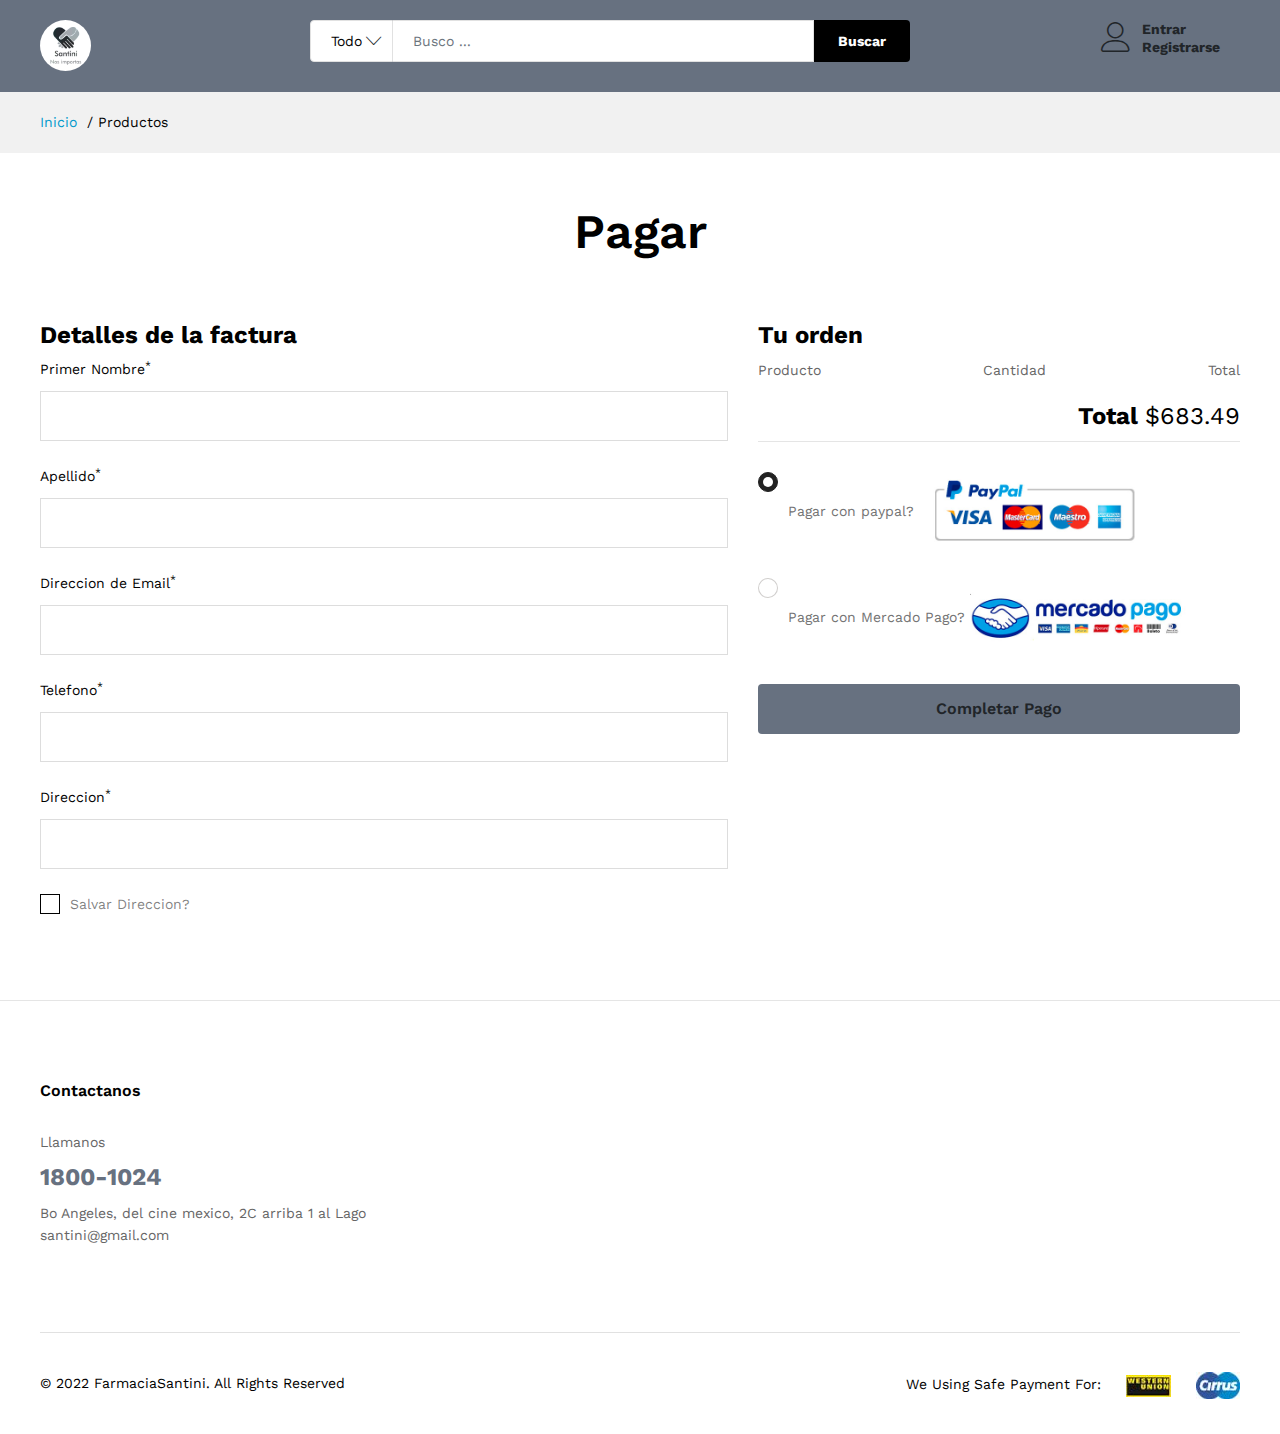
<file: checkout.html>
<!DOCTYPE html>
<html lang="es">
<head>

	<meta charset="utf-8">
    <meta http-equiv="X-UA-Compatible" content="IE=edge">
    <meta name="viewport" content="width=device-width, initial-scale=1.0">
    <meta name="format-detection" content="telephone=no">
    <meta name="apple-mobile-web-app-capable" content="yes">
    <meta name="author" content="">
    <meta name="keywords" content="">
    <meta name="description" content="">

	<title>FarmaciaSantinicheckout</title>

	<link rel="icon" href="img-santini/imagenes/pharmacy/Logo.png">

	<!--=====================================
	CSS
	======================================-->
	
	<!-- google font -->
	<link href="https://fonts.googleapis.com/css?family=Work+Sans:300,400,500,600,700&display=swap" rel="stylesheet">

	<!-- font awesome -->
	<link rel="stylesheet" href="css/plugins/fontawesome.min.css">

	<!-- linear icons -->
	<link rel="stylesheet" href="css/plugins/linearIcons.css">

	<!-- Bootstrap 4 -->
	<link rel="stylesheet" href="https://maxcdn.bootstrapcdn.com/bootstrap/4.4.1/css/bootstrap.min.css">
	
	<!-- Owl Carousel -->
	<link rel="stylesheet" href="css/plugins/owl.carousel.css">

	<!-- Slick -->
	<link rel="stylesheet" href="css/plugins/slick.css">

	<!-- Light Gallery -->
	<link rel="stylesheet" href="css/plugins/lightgallery.min.css">

	<!-- Font Awesome Start -->
	<link rel="stylesheet" href="css/plugins/fontawesome-stars.css">

	<!-- jquery Ui -->
	<link rel="stylesheet" href="css/plugins/jquery-ui.min.css">

	<!-- Select 2 -->
	<link rel="stylesheet" href="css/plugins/select2.min.css">

	<!-- Scroll Up -->
	<link rel="stylesheet" href="css/plugins/scrollUp.css">
	
	<!-- estilo principal -->
	<link rel="stylesheet" href="css/style.css">

	<!-- Market Place 4 -->
	<link rel="stylesheet" href="css/market-place-4.css">

	<!--=====================================
	PLUGINS JS
	======================================-->

	<!-- jQuery library -->
	<script src="js/plugins/jquery-1.12.4.min.js"></script>

	<!-- Popper JS -->
	<script src="https://cdnjs.cloudflare.com/ajax/libs/popper.js/1.16.0/umd/popper.min.js"></script>

	<!-- Latest compiled JavaScript -->
	<script src="https://maxcdn.bootstrapcdn.com/bootstrap/4.4.1/js/bootstrap.min.js"></script>

	<!-- Owl Carousel -->
	<script src="js/plugins/owl.carousel.min.js"></script>

	<!-- Images Loaded -->
	<script src="js/plugins/imagesloaded.pkgd.min.js"></script>

	<!-- Masonry -->
	<script src="js/plugins/masonry.pkgd.min.js"></script>

	<!-- Isotope -->
	<script src="js/plugins/isotope.pkgd.min.js"></script>

	<!-- jQuery Match Height -->
	<script src="js/plugins/jquery.matchHeight-min.js"></script>

	<!-- Slick -->
	<script src="js/plugins/slick.min.js"></script>

	<!-- jQuery Barrating -->
	<script src="js/plugins/jquery.barrating.min.js"></script>

	<!-- Slick Animation -->
	<script src="js/plugins/slick-animation.min.js"></script>

	<!-- Light Gallery -->
	<script src="js/plugins/lightgallery-all.min.js"></script>

	<!-- jQuery UI -->
	<script src="js/plugins/jquery-ui.min.js"></script>

	<!-- Sticky Sidebar -->
	<script src="js/plugins/sticky-sidebar.min.js"></script>

	<!-- Slim Scroll -->
	<script src="js/plugins/jquery.slimscroll.min.js"></script>

	<!-- Select 2 -->
	<script src="js/plugins/select2.full.min.js"></script>

	<!-- Scroll Up -->
	<script src="js/plugins/scrollUP.js"></script>
	
</head>

<body>

  <!--=====================================
	Header
	======================================-->

    <header class="header header--standard header--market-place-4" data-sticky="true">


		<!--=====================================
	 Header Content
	 ======================================-->

	 <div class="header__content">

		 <div class="container">

			 <div class="header__content-left">

				 <!--=====================================
				 Logo
				 ======================================-->

				 <a class="ps-logo logo-santini" href="index.html">
					 <img src="img-santini/imagenes/pharmacy/Logo.png" alt="">
				 </a>


			 </div><!-- End Header Content Left-->

			 <!--=====================================
			 Search
			 ======================================-->

			 <div class="header__content-center">
				 <form class="ps-form--quick-search" action="index.html" method="get">
					 <div class="form-group--icon">
						 <i class="icon-chevron-down"></i>
						 <select class="form-control">
							 <option value="1">Todo</option>
							 <option value="1">Medicamentos</option>
							 <option value="1">Compras</option>
							 <option value="1">Contactanos</option>
						 </select>
					 </div>
					 <input class="form-control" type="text" placeholder="Busco ...">
					 <button>Buscar</button>
				 </form>
			 </div>

			 <div class="header__content-right">

				 <div class="header__actions">
					 <!--=====================================
					 Cart
					 ======================================-->

					 <div class="ps-cart--mini">
<!-- 
						 <a class="header__extra" href="#">
							 <i class="icon-bag2"></i><span><i>0</i></span>
						 </a> -->

						 <div class="ps-cart__content carritoWebPrincipal">

							 <div class="ps-cart__items carritoWeb">



							 </div>

							 <div class="ps-cart__footer carritoFooterWeb">

								 <h3>Sub Total:<strong>$<span><strong>669.98</strong></span></strong></h3>
								 <figure>
									 
									 <a id="pay" class="" >Pagar</a>
								 </figure>

							 </div>

						 </div>

					 </div>

					 <!--=====================================
					 Login and Register
					 ======================================-->

					 <div class="ps-block--user-header">
						 <div class="ps-block__left">
							 <i class="icon-user"></i>
						 </div>
						 <div class="ps-block__right">
							<a href="login-register.html" class="btnLoginCategori">Entrar</a>
							<a href="login-register.html" class="btnRegistercateforiDos">Registrarse</a>
							<a class="cerrarSesion" style="display: none;">Cerrar Sesion</a>
							<a href="my-account_my-sales.html" class="ajustes" style="display: none;">Ajustes</a>
						 </div>
					 </div>

				 </div><!-- End Header Actions-->

			 </div><!-- End Header Content Right-->

		 </div><!-- End Container-->

	 </div><!-- End Header Content-->


 </header>

   <!--=====================================
 Header Mobile
 ======================================-->

 <header class="header header--mobile" data-sticky="true">

	 <div class="navigation--mobile">

		 <div class="navigation__left">

			 <!--=====================================
			 Menu Mobile
			 ======================================-->

			 <div class="menu--product-categories">

				 <div class="ps-shop__filter-mb mt-4" id="filter-sidebar">
					 <i class="icon-menu "></i>
				 </div>

				 <div class="ps-filter--sidebar">

					 <div class="ps-filter__header">
						 <h3>Categorias</h3><a class="ps-btn--close ps-btn--no-boder" href="#"></a>
					 </div>

					 <div class="ps-filter__content">

						 <aside class="widget widget_shop">

							 <ul class="ps-list--categories">
								 <li class="current-menu-item menu-item-has-children"><a
										 href="shop-default.html">Pastilas</a><span
										 class="sub-toggle"><i class="fa fa-angle-down"></i></span>
									 <ul class="sub-menu" style="display: none;">
										 <li class="current-menu-item "><a href="shop-default.html">Lab Kernel</a>
										 </li>
										 <li class="current-menu-item "><a href="shop-default.html">Lab Ramos</a>
										 </li>
										 <li class="current-menu-item "><a href="shop-default.html">Genericos</a>
										 </li>
										 <li class="current-menu-item "><a href="shop-default.html">Usa</a>
										 </li>
									 </ul>
								 </li>
								 <li class="current-menu-item menu-item-has-children"><a
										 href="shop-default.html">Inyeccion</a><span
										 class="sub-toggle active"><i class="fa fa-angle-down"></i></span>
										 <ul class="sub-menu" style="display: none;">
											 <li class="current-menu-item "><a href="shop-default.html">Lab Kernel</a>
											 </li>
											 <li class="current-menu-item "><a href="shop-default.html">Lab Ramos</a>
											 </li>
											 <li class="current-menu-item "><a href="shop-default.html">Genericos</a>
											 </li>
											 <li class="current-menu-item "><a href="shop-default.html">Usa</a>
											 </li>
										 </ul>
								 </li>
								 <li class="current-menu-item menu-item-has-children"><a
									 href="shop-default.html">Material Medico</a><span
									 class="sub-toggle active"><i class="fa fa-angle-down"></i></span>
									 <ul class="sub-menu" style="display: none;">
										 <li class="current-menu-item "><a href="shop-default.html">Latex</a>
										 </li>
										 <li class="current-menu-item "><a href="shop-default.html">Generico</a>
										 </li>
										 <li class="current-menu-item "><a href="shop-default.html">Calidad Premium</a>
										 </li>
										 <li class="current-menu-item "><a href="shop-default.html">Usa</a>
										 </li>
									 </ul>
								 </li>
							 </ul>

						 </aside>

					 </div>

				 </div>

			 </div><!-- End menu-->

			 <a class="ps-logo pl-3 pl-sm-5" href="index.html">
				 <img src="img/template/logo_light.png" class="pt-3" alt="">
			 </a>

		 </div>

		 <div class="navigation__right">

			 <div class="header__actions">

				 <!--=====================================
				 Cart
				 ======================================-->

				 <div class="ps-cart--mini">
<!-- 
					 <a class="header__extra" href="#">
						 <i class="icon-bag2"></i><span><i>0</i></span>
					 </a> -->

					 <div class="ps-cart__content">

						 <div class="ps-cart__items">



						 </div>

						 <div class="ps-cart__footer">

							 <h3>Sub Total:<strong>$59.99</strong></h3>

							 <figure>
								 
								 <a class="ps-btn" >Pagar</a>
							 </figure>

						 </div>

					 </div>

				 </div>

				 <!--=====================================
				 Login and Register
				 ======================================-->

				 <div class="ps-block--user-header">

					 <div class="ps-block__left">
						 <i class="icon-user"></i>
					 </div>
					 <div class="ps-block__right">
						<a href="login-register.html" class="btnLoginCategori">Entrar</a>
						<a href="login-register.html" class="btnRegistercateforiDos">Registrarse</a>
						<a class="cerrarSesion" style="display: none;">Cerrar Sesion</a>
						<a href="my-account_my-sales.html" class="ajustes" style="display: none;">Ajustes</a>
					 </div>

				 </div>

			 </div>

		 </div>

	 </div>

	 <!--=====================================
	 Search
	 ======================================-->

	 <div class="ps-search--mobile">

		 <form class="ps-form--search-mobile" action="index.html" method="get">
			 <div class="form-group--nest">
				 <input class="form-control" type="text" placeholder="Search something...">
				 <button><i class="icon-magnifier"></i></button>
			 </div>
		 </form>

	 </div>

 </header> <!-- End Header Mobile -->

 <!--=====================================
 Breadcrumb
 ======================================-->  
 
 <div class="ps-breadcrumb">

	 <div class="container">

		 <ul class="breadcrumb">

			 <li><a href="index.html">Inicio</a></li>

			 <li id="showAll">Productos</li>

		 </ul>

	 </div>

 </div>


    <!--=====================================
    Checkout
    ======================================--> 
    <div class="ps-checkout ps-section--shopping">

        <div class="container">

            <div class="ps-section__header">

                <h1>Pagar</h1>

            </div>

            <div class="ps-section__content">

                <form class="ps-form--checkout" action="do_action" method="post">

                    <div class="row">

                        <div class="col-xl-7 col-lg-8 col-sm-12 formularioCheckout">

                            <div class="ps-form__billing-info">

                                <h3 class="ps-form__heading">Detalles de la factura</h3>

                                <div class="form-group">

                                    <label>Primer Nombre<sup>*</sup></label>

                                    <div class="form-group__content">

                                        <input class="form-control primerNombre" type="text">

                                    </div>

                                </div>

                                <div class="form-group">

                                    <label>Apellido<sup>*</sup></label>

                                    <div class="form-group__content">

                                        <input class="form-control apellidos" type="text">

                                    </div>

                                </div>

                                <div class="form-group">

                                    <label>Direccion de Email<sup>*</sup></label>

                                    <div class="form-group__content">

                                        <input class="form-control direccionEmail" type="email">

                                    </div>

                                </div>


                                <div class="form-group">

                                    <label>Telefono<sup>*</sup></label>

                                    <div class="form-group__content">

                                        <input class="form-control telefonoCelular" type="text">

                                    </div>

                                </div>

                                <div class="form-group">

                                    <label>Direccion<sup>*</sup></label>

                                    <div class="form-group__content">

                                        <input class="form-control lugar" type="text">

                                    </div>

                                </div>

                                <div class="form-group">

                                    <div class="ps-checkbox">

                                        <input class="form-control" type="checkbox" id="create-account">

                                        <label for="create-account">Salvar Direccion?</label>

                                    </div>

                                </div>

                            </div>

                        </div>

                        <div class="col-xl-5 col-lg-4 col-sm-12 pagoMetodos">

                            <div class="ps-form__total">

                                <h3 class="ps-form__heading">Tu orden</h3>

                                <div class="content">

                                    <div class="ps-block--checkout-total">

                                        <div class="ps-block__header d-flex justify-content-between">

                                            <p>Producto</p>
											<p>Cantidad</p>
                                            <p>Total</p>

                                        </div>

                                        <div class="ps-block__content">

                                            <table class="table ps-block__products">

                                                <tbody>

                                                    

                                                </tbody>

                                            </table>
                                            
                                            <h3 class="text-right">Total <span>$<span class="totalPago">683.49</span></span></h3>

                                        </div>

                                    </div>

                                    <hr class="py-3">

                                    <div class="form-group">

                                        <div class="ps-radio">

                                            <input class="form-control" type="radio" id="pay-paypal" name="payment-method" value="paypal" checked>

                                            <label for="pay-paypal">Pagar con paypal?  <span><img src="img/payment-method/paypal.jpg" class="w-50"></span></label>

                                        </div>

                                    </div>

                                    <div class="form-group">

                                        <div class="ps-radio">

                                            <input class="form-control" type="radio" id="pay-mercadopago" name="payment-method" value="mercado-pago">

                                            <label for="pay-mercadopago">Pagar con Mercado Pago? <span><img src="img/payment-method/mercado_pago.jpg" class="w-50"></span></label>

                                        </div>

                                    </div>

                                    <a class="ps-btn ps-btn--fullwidth verificacionLogueo">Completar Pago</a>

                                </div>

                            </div>

                        </div>

                    </div>

                </form>

            </div>

        </div>

    </div>
  
    <!--=====================================
	Footer
	======================================-->

    <hr>  
	<footer class="ps-footer">

        <div class="container">

            <div class="ps-footer__widgets">

                <!--=====================================
				Contact us
				======================================-->

                <aside class="widget widget_footer widget_contact-us">

                    <h4 class="widget-title">Contactanos</h4>

                    <div class="widget_content">

                        <p>Llamanos</p>
                        <h3>1800-1024</h3>
                        <p>Bo Angeles, del cine mexico, 2C arriba 1 al Lago<br>
                            <a href="#">santini@gmail.com</a>
                        </p>
                    </div>

                </aside>


            </div>

            <!--=====================================
			CopyRight - Payment method Footer
			======================================-->

            <div class="ps-footer__copyright">

                <p>© 2022 FarmaciaSantini. All Rights Reserved</p>

                <p>
                    <span>We Using Safe Payment For:</span>

                    <a href="#">
                        <img src="img/payment-method/1.jpg" alt="">
                    </a>

                    <a href="#">
                        <img src="img/payment-method/2.jpg" alt="">
                    </a>
                </p>

            </div>

        </div>

    </footer>


	<!--=====================================
	JS PERSONALIZADO
	======================================-->

	<script src="js/main.js"></script>
	
</body>
</html>
</file>
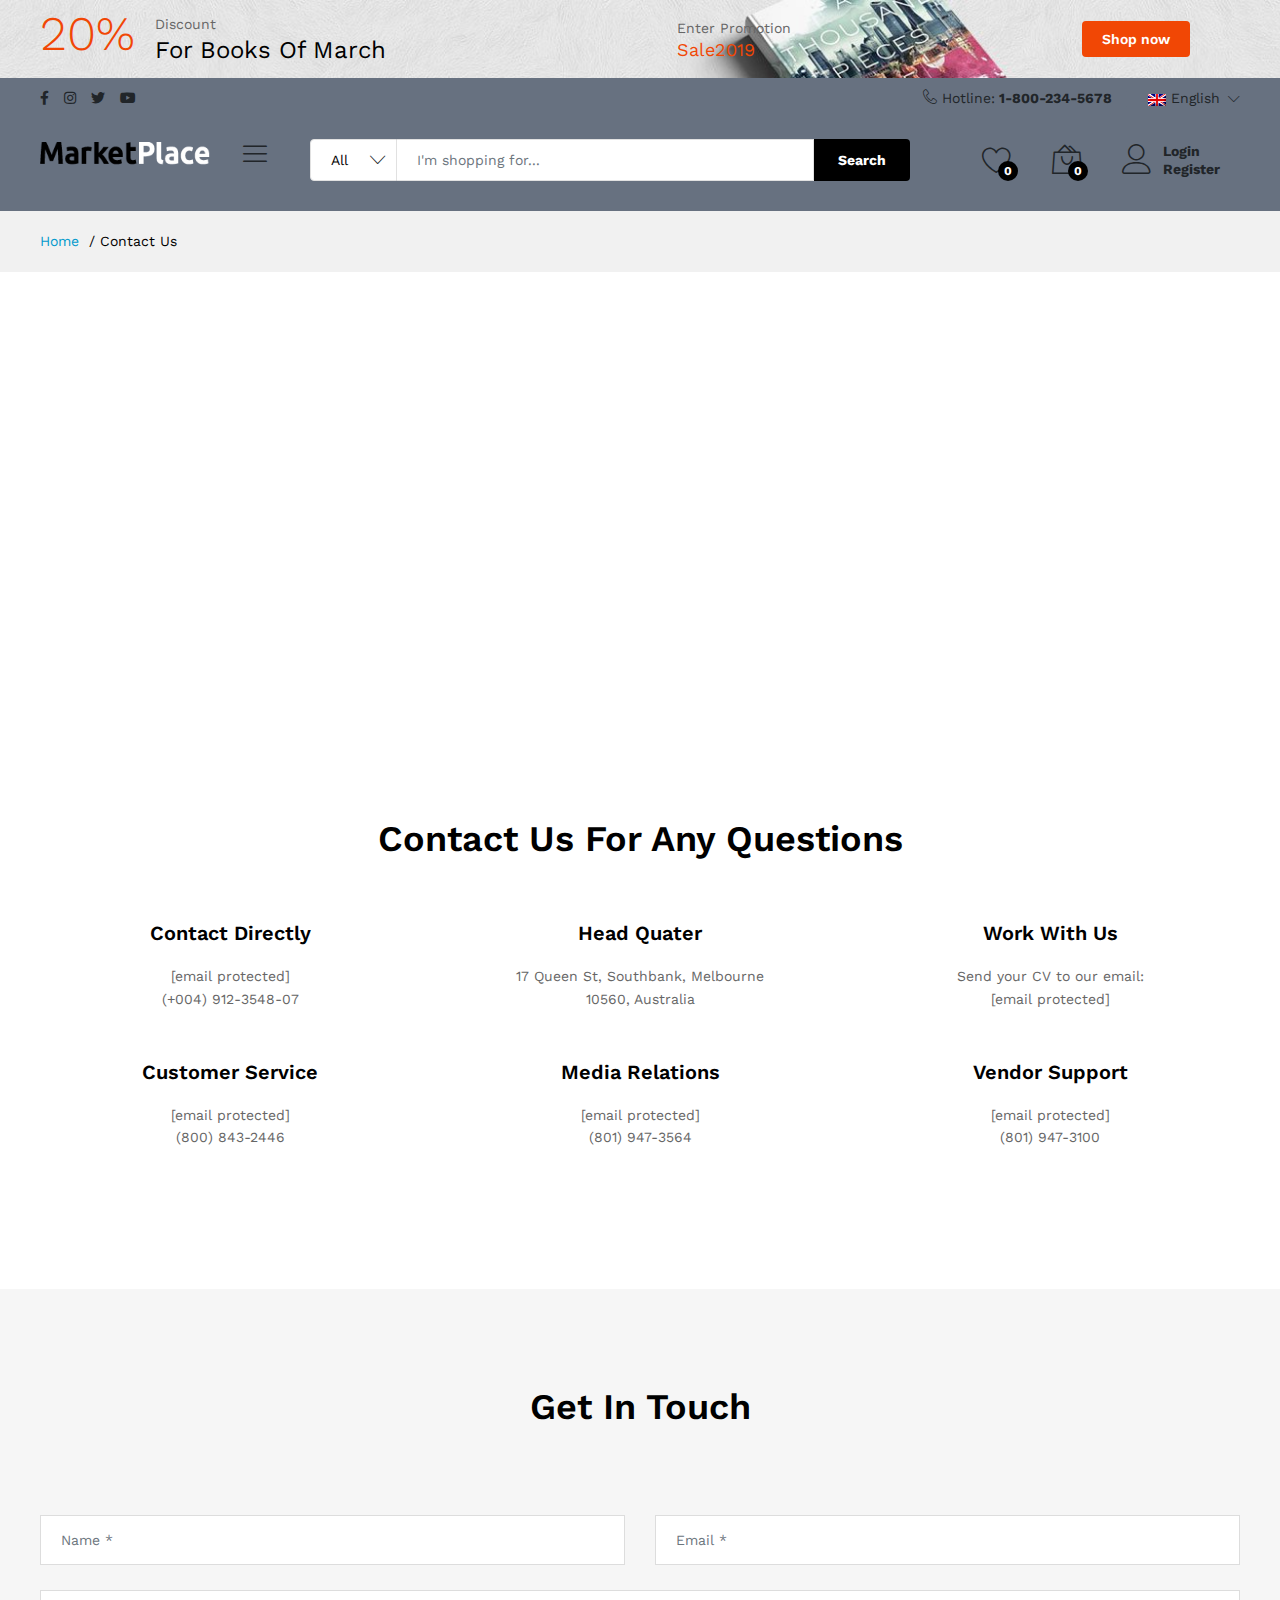
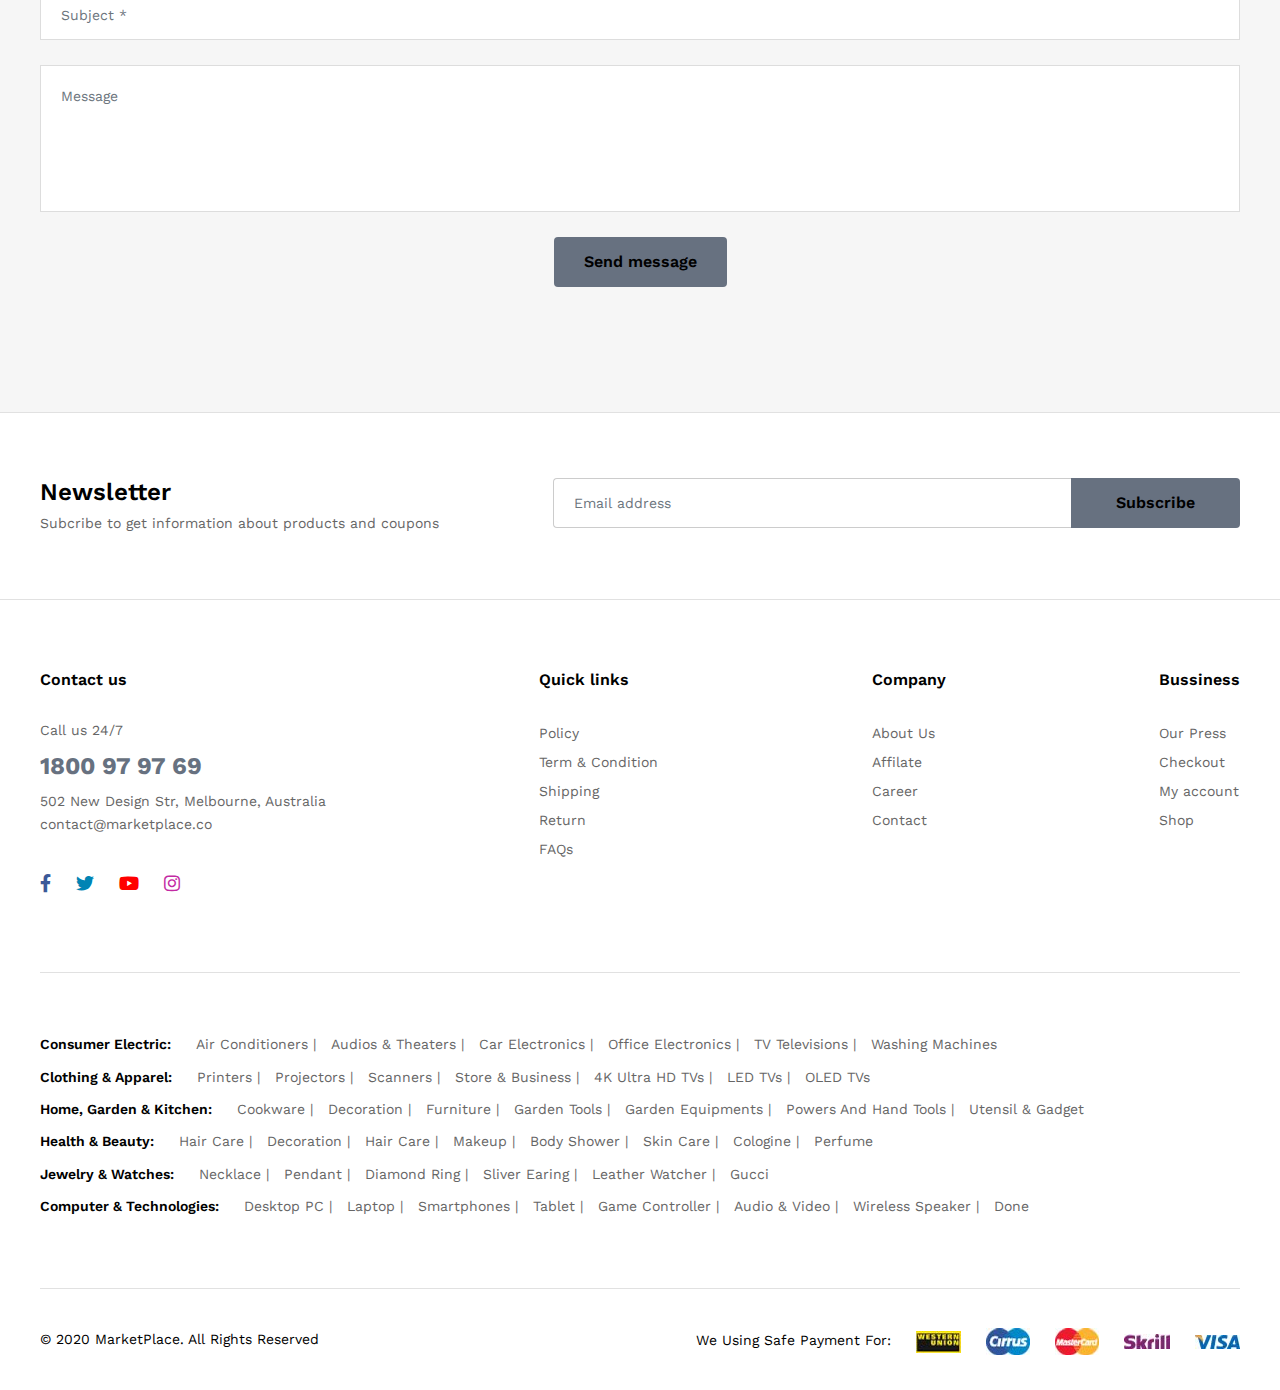
<file: contact-us.html>
<!DOCTYPE html>
<html lang="es">
<head>

	<meta charset="utf-8">
    <meta http-equiv="X-UA-Compatible" content="IE=edge">
    <meta name="viewport" content="width=device-width, initial-scale=1.0">
    <meta name="format-detection" content="telephone=no">
    <meta name="apple-mobile-web-app-capable" content="yes">
    <meta name="author" content="">
    <meta name="keywords" content="">
    <meta name="description" content="">

	<title>MarketPlace | Contact Us</title>

	<link rel="icon" href="img/template/icono.png">

	<!--=====================================
	CSS
	======================================-->
	
	<!-- google font -->
	<link href="https://fonts.googleapis.com/css?family=Work+Sans:300,400,500,600,700&display=swap" rel="stylesheet">

	<!-- font awesome -->
	<link rel="stylesheet" href="css/plugins/fontawesome.min.css">

	<!-- linear icons -->
	<link rel="stylesheet" href="css/plugins/linearIcons.css">

	<!-- Bootstrap 4 -->
	<link rel="stylesheet" href="https://maxcdn.bootstrapcdn.com/bootstrap/4.4.1/css/bootstrap.min.css">
	
	<!-- Owl Carousel -->
	<link rel="stylesheet" href="css/plugins/owl.carousel.css">

	<!-- Slick -->
	<link rel="stylesheet" href="css/plugins/slick.css">

	<!-- Light Gallery -->
	<link rel="stylesheet" href="css/plugins/lightgallery.min.css">

	<!-- Font Awesome Start -->
	<link rel="stylesheet" href="css/plugins/fontawesome-stars.css">

	<!-- jquery Ui -->
	<link rel="stylesheet" href="css/plugins/jquery-ui.min.css">

	<!-- Select 2 -->
	<link rel="stylesheet" href="css/plugins/select2.min.css">

	<!-- Scroll Up -->
	<link rel="stylesheet" href="css/plugins/scrollUp.css">
	
	<!-- estilo principal -->
	<link rel="stylesheet" href="css/style.css">

	<!-- Market Place 4 -->
	<link rel="stylesheet" href="css/market-place-4.css">

	<!--=====================================
	PLUGINS JS
	======================================-->

	<!-- jQuery library -->
	<script src="js/plugins/jquery-1.12.4.min.js"></script>

	<!-- Popper JS -->
	<script src="https://cdnjs.cloudflare.com/ajax/libs/popper.js/1.16.0/umd/popper.min.js"></script>

	<!-- Latest compiled JavaScript -->
	<script src="https://maxcdn.bootstrapcdn.com/bootstrap/4.4.1/js/bootstrap.min.js"></script>

	<!-- Owl Carousel -->
	<script src="js/plugins/owl.carousel.min.js"></script>

	<!-- Images Loaded -->
	<script src="js/plugins/imagesloaded.pkgd.min.js"></script>

	<!-- Masonry -->
	<script src="js/plugins/masonry.pkgd.min.js"></script>

	<!-- Isotope -->
	<script src="js/plugins/isotope.pkgd.min.js"></script>

	<!-- jQuery Match Height -->
	<script src="js/plugins/jquery.matchHeight-min.js"></script>

	<!-- Slick -->
	<script src="js/plugins/slick.min.js"></script>

	<!-- jQuery Barrating -->
	<script src="js/plugins/jquery.barrating.min.js"></script>

	<!-- Slick Animation -->
	<script src="js/plugins/slick-animation.min.js"></script>

	<!-- Light Gallery -->
	<script src="js/plugins/lightgallery-all.min.js"></script>

	<!-- jQuery UI -->
	<script src="js/plugins/jquery-ui.min.js"></script>

	<!-- Sticky Sidebar -->
	<script src="js/plugins/sticky-sidebar.min.js"></script>

	<!-- Slim Scroll -->
	<script src="js/plugins/jquery.slimscroll.min.js"></script>

	<!-- Select 2 -->
	<script src="js/plugins/select2.full.min.js"></script>

	<!-- Scroll Up -->
	<script src="js/plugins/scrollUP.js"></script>
	
</head>

<body>


	<!--=====================================
	Header Promotion
	======================================-->

	<div class="ps-block--promotion-header bg--cover" style="background: url(img/banner/top/header-promotion.jpg);">
        <div class="container">
            <div class="ps-block__left">
                <h3>20%</h3>
                <figure>
                    <p>Discount</p>
                    <h4>For Books Of March</h4>
                </figure>
            </div>
            <div class="ps-block__center">
                <p>Enter Promotion<span>Sale2019</span></p>
            </div><a class="ps-btn ps-btn--sm" href="#">Shop now</a>
        </div>
    </div>

    <!--=====================================
	Header
	======================================-->

    <header class="header header--standard header--market-place-4" data-sticky="true">

    	<!--=====================================
		Header TOP
		======================================-->

        <div class="header__top">

            <div class="container">

            	<!--=====================================
				Social 
				======================================-->

                <div class="header__left">
                    <ul class="d-flex justify-content-center">
						<li><a href="#" target="_blank"><i class="fab fa-facebook-f mr-4"></i></a></li>
						<li><a href="#" target="_blank"><i class="fab fa-instagram mr-4"></i></a></li>					
						<li><a href="#" target="_blank"><i class="fab fa-twitter mr-4"></i></a></li>
						<li><a href="#" target="_blank"><i class="fab fa-youtube mr-4"></i></a></li>
					</ul>
                </div>

                <!--=====================================
				Contact & lenguage 
				======================================-->

                <div class="header__right">
                    <ul class="header__top-links"> 
                    	<li><i class="icon-telephone"></i> Hotline:<strong> 1-800-234-5678</strong></li>                     
                        <li>
                            <div class="ps-dropdown language"><a href="#"><img src="img/template/en.png" alt="">English</a>
                                <ul class="ps-dropdown-menu">
                                    <li><a href="#"><img src="img/template/es.png" alt=""> Spanish</a></li>
                                </ul>
                            </div>
                        </li>
                    </ul>
                </div>

            </div><!-- End Container -->

        </div><!-- Header Top -->

      	<!--=====================================
		Header Content
		======================================-->

        <div class="header__content">

            <div class="container">

                <div class="header__content-left">

                	<!--=====================================
					Logo
					======================================-->

                	<a class="ps-logo" href="index.html">
                		<img src="img/template/logo_light.png" alt="">
                	</a>

                	<!--=====================================
					Menú
					======================================-->

                    <div class="menu--product-categories">
                        
                        <div class="menu__toggle">
                        	<i class="icon-menu"></i>
                        	<span> Shop by Department</span>
                        </div>

                        <div class="menu__content">
                            <ul class="menu--dropdown">
                                <li>
                                	<a href="#"><i class="icon-star"></i> Hot Promotions</a>
                                </li>
                                <li class="menu-item-has-children has-mega-menu">
                                	<a href="#"><i class="icon-laundry"></i> Consumer Electronic</a>
                                    <div class="mega-menu">
                                        <div class="mega-menu__column">
                                            <h4>Electronic<span class="sub-toggle"></span></h4>
                                            <ul class="mega-menu__list">
                                                <li><a href="#">Home Audio &amp; Theathers</a>
                                                </li>
                                                <li><a href="#">TV &amp; Videos</a>
                                                </li>
                                                <li><a href="#">Camera, Photos &amp; Videos</a>
                                                </li>
                                                <li><a href="#">Cellphones &amp; Accessories</a>
                                                </li>
                                                <li><a href="#">Headphones</a>
                                                </li>
                                                <li><a href="#">Videosgames</a>
                                                </li>
                                                <li><a href="#">Wireless Speakers</a>
                                                </li>
                                                <li><a href="#">Office Electronic</a>
                                                </li>
                                            </ul>
                                        </div>
                                        <div class="mega-menu__column">
                                            <h4>Accessories &amp; Parts<span class="sub-toggle"></span></h4>
                                            <ul class="mega-menu__list">
                                                <li><a href="#">Digital Cables</a>
                                                </li>
                                                <li><a href="#">Audio &amp; Video Cables</a>
                                                </li>
                                                <li><a href="#">Batteries</a>
                                                </li>
                                            </ul>
                                        </div>
                                    </div>
                                </li>
                                <li>
                                	<a href="#"><i class="icon-shirt"></i> Clothing &amp; Apparel</a>
                                </li>
                                <li>
                                	<a href="#"><i class="icon-lampshade"></i> Home, Garden &amp; Kitchen</a>
                                </li>
                                <li>
                                	<a href="#"><i class="icon-heart-pulse"></i> Health &amp; Beauty</a>
                                </li>
                                <li>
                                	<a href="#"><i class="icon-diamond2"></i> Yewelry &amp; Watches</a>
                                </li>
                                <li class="menu-item-has-children has-mega-menu">
                                	<a href="#"><i class="icon-desktop"></i> Computer &amp; Technology</a>
                                    <div class="mega-menu">
                                        <div class="mega-menu__column">
                                            <h4>Computer &amp; Technologies<span class="sub-toggle"></span></h4>
                                            <ul class="mega-menu__list">
                                                <li><a href="#">Computer &amp; Tablets</a>
                                                </li>
                                                <li><a href="#">Laptop</a>
                                                </li>
                                                <li><a href="#">Monitors</a>
                                                </li>
                                                <li><a href="#">Networking</a>
                                                </li>
                                                <li><a href="#">Drive &amp; Storages</a>
                                                </li>
                                                <li><a href="#">Computer Components</a>
                                                </li>
                                                <li><a href="#">Security &amp; Protection</a>
                                                </li>
                                                <li><a href="#">Gaming Laptop</a>
                                                </li>
                                                <li><a href="#">Accessories</a>
                                                </li>
                                            </ul>
                                        </div>
                                    </div>
                                </li>
                                <li>
                                	<a href="#"><i class="icon-baby-bottle"></i> Babies &amp; Moms</a>
                                </li>
                                <li>
                                	<a href="#"><i class="icon-baseball"></i> Sport &amp; Outdoor</a>
                                </li>
                                <li>
                                	<a href="#"><i class="icon-smartphone"></i> Phones &amp; Accessories</a>
                                </li>
                                <li>
                                	<a href="#"><i class="icon-book2"></i> Books &amp; Office</a>
                                </li>
                                <li>
                                	<a href="#"><i class="icon-car-siren"></i> Cars &amp; Motocycles</a>
                                </li>
                                <li>
                                	<a href="#"><i class="icon-wrench"></i> Home Improments</a>
                                </li>
                                <li>
                                	<a href="#"><i class="icon-tag"></i> Vouchers &amp; Services</a>
                                </li>
                            </ul>

                        </div>

                    </div><!-- End menu-->

                </div><!-- End Header Content Left-->

                <!--=====================================
				Search
				======================================-->

                <div class="header__content-center">
                    <form class="ps-form--quick-search" action="index.html" method="get">
                        <div class="form-group--icon">
                        	<i class="icon-chevron-down"></i>
                            <select class="form-control">
                                <option value="1">All</option>
                                <option value="1">Smartphone</option>
                                <option value="1">Sounds</option>
                                <option value="1">Technology toys</option>
                            </select>
                        </div>
                        <input class="form-control" type="text" placeholder="I'm shopping for...">
                        <button>Search</button>
                    </form>
                </div>

                <div class="header__content-right">

                    <div class="header__actions">

                    	<!--=====================================
						Wishlist
						======================================-->

                    	<a class="header__extra" href="#">
                    		<i class="icon-heart"></i><span><i>0</i></span>
                    	</a>

                    	<!--=====================================
						Cart
						======================================-->

                        <div class="ps-cart--mini">

                        	<a class="header__extra" href="#">
                        		<i class="icon-bag2"></i><span><i>0</i></span>
                        	</a>

                            <div class="ps-cart__content">

                                <div class="ps-cart__items">

                                    <div class="ps-product--cart-mobile">

                                        <div class="ps-product__thumbnail">
                                        	<a href="#">
                                        		<img src="img/products/clothing/7.jpg" alt="">
                                        	</a>
                                        </div>

                                        <div class="ps-product__content">
                                        	<a class="ps-product__remove" href="#">
                                        		<i class="icon-cross"></i>
                                        	</a>
                                        	<a href="product-default.html">MVMTH Classical Leather Watch In Black</a>
                                            <p><strong>Sold by:</strong> YOUNG SHOP</p>
                                            <small>1 x $59.99</small>
                                        </div>

                                    </div>

                                    <div class="ps-product--cart-mobile">

                                        <div class="ps-product__thumbnail">
                                        	<a href="#">
                                        		<img src="img/products/clothing/5.jpg" alt="">
                                        	</a>
                                        </div>

                                        <div class="ps-product__content">
                                        	<a class="ps-product__remove" href="#">
                                        		<i class="icon-cross"></i>
                                        	</a>
                                        	<a href="product-default.html">Sleeve Linen Blend Caro Pane Shirt</a>
                                            <p><strong>Sold by:</strong> YOUNG SHOP</p>
                                            <small>1 x $59.99</small>
                                        </div>

                                    </div>

                                </div>

                                <div class="ps-cart__footer">

                                    <h3>Sub Total:<strong>$59.99</strong></h3>
                                    <figure>
                                    	<a class="ps-btn" href="shopping-cart.html">View Cart</a>
                                    	<a class="ps-btn" href="checkout.html">Checkout</a>
                                    </figure>

                                </div>

                            </div>

                        </div>

						<!--=====================================
						Login and Register
						======================================-->

                        <div class="ps-block--user-header">
                            <div class="ps-block__left">
                            	<i class="icon-user"></i>
                            </div>
                            <div class="ps-block__right">
                            	<a href="my-account.html">Login</a>
                            	<a href="my-account.html">Register</a>
                            </div>
                        </div>

                    </div><!-- End Header Actions-->

                </div><!-- End Header Content Right-->

            </div><!-- End Container-->

        </div><!-- End Header Content-->

    </header>

  	<!--=====================================
	Header Mobile
	======================================-->

    <header class="header header--mobile" data-sticky="true">

        <div class="header__top">

            <div class="header__left">

                <ul class="d-flex justify-content-center">
					<li><a href="#" target="_blank"><i class="fab fa-facebook-f mr-4"></i></a></li>
					<li><a href="#" target="_blank"><i class="fab fa-instagram mr-4"></i></a></li>					
					<li><a href="#" target="_blank"><i class="fab fa-twitter mr-4"></i></a></li>
					<li><a href="#" target="_blank"><i class="fab fa-youtube mr-4"></i></a></li>
				</ul>
            </div>

            <div class="header__right">

                <ul class="navigation__extra">

                   <li><i class="icon-telephone"></i> Hotline:<strong> 1-800-234-5678</strong></li>    

                    <li>

                        <div class="ps-dropdown language"><a href="#"><img src="img/template/en.png" alt="">English</a>

                            <ul class="ps-dropdown-menu">

                                <li><a href="#"><img src="img/template/es.png" alt=""> Español</a></li>

                            </ul>

                        </div>

                    </li>

                </ul>

            </div>

        </div>

        <div class="navigation--mobile">

            <div class="navigation__left">

        	  	<!--=====================================
				Menu Mobile
				======================================-->

                <div class="menu--product-categories">
                    
                    <div class="ps-shop__filter-mb mt-4" id="filter-sidebar">
                    	<i class="icon-menu "></i>
                    </div>

	            	<div class="ps-filter--sidebar">

					    <div class="ps-filter__header">
					        <h3>Categories</h3><a class="ps-btn--close ps-btn--no-boder" href="#"></a>
					    </div>

					    <div class="ps-filter__content">

					        <aside class="widget widget_shop">

					            <ul class="ps-list--categories">
					                <li class="current-menu-item menu-item-has-children"><a href="shop-default.html">Clothing &amp; Apparel</a><span class="sub-toggle"><i class="fa fa-angle-down"></i></span>
					                    <ul class="sub-menu" style="display: none;">
					                        <li class="current-menu-item "><a href="shop-default.html">Womens</a>
					                        </li>
					                        <li class="current-menu-item "><a href="shop-default.html">Mens</a>
					                        </li>
					                        <li class="current-menu-item "><a href="shop-default.html">Bags</a>
					                        </li>
					                        <li class="current-menu-item "><a href="shop-default.html">Sunglasses</a>
					                        </li>
					                        <li class="current-menu-item "><a href="shop-default.html">Accessories</a>
					                        </li>
					                        <li class="current-menu-item "><a href="shop-default.html">Kid's Fashion</a>
					                        </li>
					                    </ul>
					                </li>
					                <li class="current-menu-item menu-item-has-children"><a href="shop-default.html">Garden &amp; Kitchen</a><span class="sub-toggle active"><i class="fa fa-angle-down"></i></span>
					                    <ul class="sub-menu" style="display: block;">
					                        <li class="current-menu-item "><a href="shop-default.html">Cookware</a>
					                        </li>
					                        <li class="current-menu-item "><a href="shop-default.html">Decoration</a>
					                        </li>
					                        <li class="current-menu-item "><a href="shop-default.html">Furniture</a>
					                        </li>
					                        <li class="current-menu-item "><a href="shop-default.html">Garden Tools</a>
					                        </li>
					                        <li class="current-menu-item "><a href="shop-default.html">Home Improvement</a>
					                        </li>
					                        <li class="current-menu-item "><a href="shop-default.html">Powers And Hand Tools</a>
					                        </li>
					                        <li class="current-menu-item "><a href="shop-default.html">Utensil &amp; Gadget</a>
					                        </li>
					                    </ul>
					                </li>
					                <li class="current-menu-item menu-item-has-children"><a href="shop-default.html">Consumer Electrics</a><span class="sub-toggle"><i class="fa fa-angle-down"></i></span>
					                    <ul class="sub-menu" style="">
					                        <li class="current-menu-item menu-item-has-children"><a href="shop-default.html">Air Conditioners</a><span class="sub-toggle"><i class="fa fa-angle-down"></i></span>
					                            <ul class="sub-menu" style="">
					                                <li class="current-menu-item "><a href="shop-default.html">Accessories</a>
					                                </li>
					                                <li class="current-menu-item "><a href="shop-default.html">Type Hanging Cell</a>
					                                </li>
					                                <li class="current-menu-item "><a href="shop-default.html">Type Hanging Wall</a>
					                                </li>
					                            </ul>
					                        </li>
					                        <li class="current-menu-item menu-item-has-children"><a href="shop-default.html">Audios &amp; Theaters</a><span class="sub-toggle"><i class="fa fa-angle-down"></i></span>
					                            <ul class="sub-menu" style="">
					                                <li class="current-menu-item "><a href="shop-default.html">Headphone</a>
					                                </li>
					                                <li class="current-menu-item "><a href="shop-default.html">Home Theater System</a>
					                                </li>
					                                <li class="current-menu-item "><a href="shop-default.html">Speakers</a>
					                                </li>
					                            </ul>
					                        </li>
					                        <li class="current-menu-item menu-item-has-children"><a href="shop-default.html">Car Electronics</a><span class="sub-toggle"><i class="fa fa-angle-down"></i></span>
					                            <ul class="sub-menu" style="">
					                                <li class="current-menu-item "><a href="shop-default.html">Audio &amp; Video</a>
					                                </li>
					                                <li class="current-menu-item "><a href="shop-default.html">Car Security</a>
					                                </li>
					                                <li class="current-menu-item "><a href="shop-default.html">Radar Detector</a>
					                                </li>
					                                <li class="current-menu-item "><a href="shop-default.html">Vehicle GPS</a>
					                                </li>
					                            </ul>
					                        </li>
					                        <li class="current-menu-item menu-item-has-children"><a href="shop-default.html">Office Electronics</a><span class="sub-toggle"><i class="fa fa-angle-down"></i></span>
					                            <ul class="sub-menu" style="">
					                                <li class="current-menu-item "><a href="shop-default.html">Printers</a>
					                                </li>
					                                <li class="current-menu-item "><a href="shop-default.html">Projectors</a>
					                                </li>
					                                <li class="current-menu-item "><a href="shop-default.html">Scanners</a>
					                                </li>
					                                <li class="current-menu-item "><a href="shop-default.html">Store &amp; Business</a>
					                                </li>
					                            </ul>
					                        </li>
					                        <li class="current-menu-item menu-item-has-children"><a href="shop-default.html">TV Televisions</a><span class="sub-toggle"><i class="fa fa-angle-down"></i></span>
					                            <ul class="sub-menu" style="">
					                                <li class="current-menu-item "><a href="shop-default.html">4K Ultra HD TVs</a>
					                                </li>
					                                <li class="current-menu-item "><a href="shop-default.html">LED TVs</a>
					                                </li>
					                                <li class="current-menu-item "><a href="shop-default.html">OLED TVs</a>
					                                </li>
					                            </ul>
					                        </li>
					                        <li class="current-menu-item menu-item-has-children"><a href="shop-default.html">Washing Machines</a><span class="sub-toggle"><i class="fa fa-angle-down"></i></span>
					                            <ul class="sub-menu" style="">
					                                <li class="current-menu-item "><a href="shop-default.html">Type Drying Clothes</a>
					                                </li>
					                                <li class="current-menu-item "><a href="shop-default.html">Type Horizontal</a>
					                                </li>
					                                <li class="current-menu-item "><a href="shop-default.html">Type Vertical</a>
					                                </li>
					                            </ul>
					                        </li>
					                        <li class="current-menu-item "><a href="shop-default.html">Refrigerators</a>
					                        </li>
					                    </ul>
					                </li>
					                <li class="current-menu-item menu-item-has-children"><a href="shop-default.html">Health &amp; Beauty</a><span class="sub-toggle"><i class="fa fa-angle-down"></i></span>
					                    <ul class="sub-menu" style="">
					                        <li class="current-menu-item "><a href="shop-default.html">Equipments</a>
					                        </li>
					                        <li class="current-menu-item "><a href="shop-default.html">Hair Care</a>
					                        </li>
					                        <li class="current-menu-item "><a href="shop-default.html">Perfumer</a>
					                        </li>
					                        <li class="current-menu-item "><a href="shop-default.html">Skin Care</a>
					                        </li>
					                    </ul>
					                </li>
					                <li class="current-menu-item menu-item-has-children"><a href="shop-default.html">Computers &amp; Technologies</a><span class="sub-toggle"><i class="fa fa-angle-down"></i></span>
					                    <ul class="sub-menu" style="">
					                        <li class="current-menu-item "><a href="shop-default.html">Desktop PC</a>
					                        </li>
					                        <li class="current-menu-item "><a href="shop-default.html">Laptop</a>
					                        </li>
					                        <li class="current-menu-item "><a href="shop-default.html">Smartphones</a>
					                        </li>
					                    </ul>
					                </li>
					                <li class="current-menu-item menu-item-has-children"><a href="shop-default.html">Jewelry &amp; Watches</a><span class="sub-toggle"><i class="fa fa-angle-down"></i></span>
					                    <ul class="sub-menu" style="">
					                        <li class="current-menu-item "><a href="shop-default.html">Gemstone Jewelry</a>
					                        </li>
					                        <li class="current-menu-item "><a href="shop-default.html">Men's Watches</a>
					                        </li>
					                        <li class="current-menu-item "><a href="shop-default.html">Women's Watches</a>
					                        </li>
					                    </ul>
					                </li>
					                <li class="current-menu-item menu-item-has-children"><a href="shop-default.html">Phones &amp; Accessories</a><span class="sub-toggle"><i class="fa fa-angle-down"></i></span>
					                    <ul class="sub-menu" style="">
					                        <li class="current-menu-item "><a href="shop-default.html">Iphone 8</a>
					                        </li>
					                        <li class="current-menu-item "><a href="shop-default.html">Iphone X</a>
					                        </li>
					                        <li class="current-menu-item "><a href="shop-default.html">Sam Sung Note 8</a>
					                        </li>
					                        <li class="current-menu-item "><a href="shop-default.html">Sam Sung S8</a>
					                        </li>
					                    </ul>
					                </li>
					                <li class="current-menu-item menu-item-has-children"><a href="shop-default.html">Sport &amp; Outdoor</a><span class="sub-toggle"><i class="fa fa-angle-down"></i></span>
					                    <ul class="sub-menu" style="">
					                        <li class="current-menu-item "><a href="shop-default.html">Freezer Burn</a>
					                        </li>
					                        <li class="current-menu-item "><a href="shop-default.html">Fridge Cooler</a>
					                        </li>
					                        <li class="current-menu-item "><a href="shop-default.html">Wine Cabinets</a>
					                        </li>
					                    </ul>
					                </li>
					                <li class="current-menu-item "><a href="shop-default.html">Babies &amp; Moms</a>
					                </li>
					                <li class="current-menu-item "><a href="shop-default.html">Books &amp; Office</a>
					                </li>
					                <li class="current-menu-item "><a href="shop-default.html">Cars &amp; Motocycles</a>
					                </li>
					            </ul>

					        </aside>   

					    </div>

					</div>        

                </div><!-- End menu-->

            </div>

            <div class="navigation__center">

            	<a class="ps-logo" href="index.html">
            		<img src="img/template/logo_light.png" class="pt-3" alt="">
            	</a>
            </div>

            <div class="navigation__right">

                <div class="header__actions">

                	<!--=====================================
					Cart
					======================================-->

                    <div class="ps-cart--mini">

                    	<a class="header__extra" href="#">
                    		<i class="icon-bag2"></i><span><i>0</i></span>
                    	</a>

                        <div class="ps-cart__content">

                            <div class="ps-cart__items">

                                <div class="ps-product--cart-mobile">

                                    <div class="ps-product__thumbnail">
                                    	<a href="#">
                                    		<img src="img/products/clothing/7.jpg" alt="">
                                    	</a>
                                    </div>

                                    <div class="ps-product__content">
                                    	
                                    	<a class="ps-product__remove" href="#">
                                    		<i class="icon-cross"></i>
                                    	</a>

                                    	<a href="product-default.html">MVMTH Classical Leather Watch In Black</a>
                                        <p><strong>Sold by:</strong> YOUNG SHOP</p>
                                        <small>1 x $59.99</small>

                                    </div>

                                </div>

                                <div class="ps-product--cart-mobile">

                                    <div class="ps-product__thumbnail">

                                    	<a href="#"><img src="img/products/clothing/5.jpg" alt=""></a>

                                    </div>

                                    <div class="ps-product__content">
                                    	<a class="ps-product__remove" href="#">
                                    		<i class="icon-cross"></i>
                                    	</a>
                                    	<a href="product-default.html">Sleeve Linen Blend Caro Pane Shirt</a>
                                        <p><strong>Sold by:</strong> YOUNG SHOP</p>
                                        <small>1 x $59.99</small>

                                    </div>

                                </div>

                            </div>

                            <div class="ps-cart__footer">

                                <h3>Sub Total:<strong>$59.99</strong></h3>

                                <figure>
                                	<a class="ps-btn" href="shopping-cart.html">View Cart</a>
                                	<a class="ps-btn" href="checkout.html">Checkout</a>
                                </figure>

                            </div>

                        </div>

                    </div>

                    <!--=====================================
					Login and Register
					======================================-->

                    <div class="ps-block--user-header">

                        <div class="ps-block__left">
                        	<i class="icon-user"></i>
                        </div>
                        <div class="ps-block__right">
                        	<a href="my-account.html">Login</a>
                        	<a href="my-account.html">Register</a>
                        </div>

                    </div>

                </div>

            </div>

        </div>

        <!--=====================================
		Search
		======================================-->

        <div class="ps-search--mobile">

            <form class="ps-form--search-mobile" action="index.html" method="get">
                <div class="form-group--nest">
                    <input class="form-control" type="text" placeholder="Search something...">
                    <button><i class="icon-magnifier"></i></button>
                </div>
            </form>

        </div>

    </header> <!-- End Header Mobile -->

    <!--=====================================
    Breadcrumb
    ======================================-->  
	
	<div class="ps-breadcrumb">

        <div class="container">

            <ul class="breadcrumb">

                <li><a href="index.html">Home</a></li>

                <li>Contact Us</li>

            </ul>

        </div>

    </div>

    <!--=====================================
    Contact Us Content
    ======================================--> 
    
     <div class="ps-page--single" id="contact-us">
      
        <div id="contact-map" data-address="17 Queen St, Southbank, Melbourne 10560, Australia" data-title="Funiture!" data-zoom="17"><iframe src="https://www.google.com/maps/embed?pb=!1m18!1m12!1m3!1d3151.7867596416277!2d144.95969216590427!3d-37.818463442086525!2m3!1f0!2f0!3f0!3m2!1i1024!2i768!4f13.1!3m3!1m2!1s0x6ad642b33a8229d7%3A0x82e61d1c45adbceb!2sMartfury!5e0!3m2!1ses!2sco!4v1585843820136!5m2!1ses!2sco" width="600" height="450" frameborder="0" style="border:0;" allowfullscreen="" aria-hidden="false" tabindex="0"></iframe></div>
        
        <div class="ps-contact-info">
            <div class="container">
                <div class="ps-section__header">
                    <h3>Contact Us For Any Questions</h3>
                </div>
                <div class="ps-section__content">
                    <div class="row">
                        <div class="col-xl-4 col-lg-4 col-md-4 col-sm-6 col-12 ">
                            <div class="ps-block--contact-info">
                                <h4>Contact Directly</h4>
                                <p><a href="#"><span class="__cf_email__" data-cfemail="f2919d9c86939186b29f9380869487808bdc919d9f">[email&#160;protected]</span></a><span>(+004) 912-3548-07</span></p>
                            </div>
                        </div>
                        <div class="col-xl-4 col-lg-4 col-md-4 col-sm-6 col-12 ">
                            <div class="ps-block--contact-info">
                                <h4>Head Quater</h4>
                                <p><span>17 Queen St, Southbank, Melbourne 10560, Australia</span></p>
                            </div>
                        </div>
                        <div class="col-xl-4 col-lg-4 col-md-4 col-sm-6 col-12 ">
                            <div class="ps-block--contact-info">
                                <h4>Work With Us</h4>
                                <p><span>Send your CV to our email:</span><a href="#"><span class="__cf_email__" data-cfemail="b3d0d2c1d6d6c1f3ded2c1c7d5c6c1ca9dd0dcde">[email&#160;protected]</span></a></p>
                            </div>
                        </div>
                        <div class="col-xl-4 col-lg-4 col-md-4 col-sm-6 col-12 ">
                            <div class="ps-block--contact-info">
                                <h4>Customer Service</h4>
                                <p><a href="#"><span class="__cf_email__" data-cfemail="15766066617a7870677674677055787467617360676c3b767a78">[email&#160;protected]</span></a><span>(800) 843-2446</span></p>
                            </div>
                        </div>
                        <div class="col-xl-4 col-lg-4 col-md-4 col-sm-6 col-12 ">
                            <div class="ps-block--contact-info">
                                <h4>Media Relations</h4>
                                <p><a href="#"><span class="__cf_email__" data-cfemail="0c616968656d4c616d7e786a797e75226f6361">[email&#160;protected]</span></a><span>(801) 947-3564</span></p>
                            </div>
                        </div>
                        <div class="col-xl-4 col-lg-4 col-md-4 col-sm-6 col-12 ">
                            <div class="ps-block--contact-info">
                                <h4>Vendor Support</h4>
                                <p><a href="#"><span class="__cf_email__" data-cfemail="6d1b080309021f1e181d1d021f192d000c1f190b181f14430e0200">[email&#160;protected]</span></a><span>(801) 947-3100</span></p>
                            </div>
                        </div>
                    </div>
                </div>
            </div>
        </div>
        <div class="ps-contact-form">
            <div class="container">
                <form class="ps-form--contact-us" action="index.html" method="get">
                    <h3>Get In Touch</h3>
                    <div class="row">
                        <div class="col-xl-6 col-lg-6 col-md-6 col-sm-12 col-12 ">
                            <div class="form-group">
                                <input class="form-control" type="text" placeholder="Name *">
                            </div>
                        </div>
                        <div class="col-xl-6 col-lg-6 col-md-6 col-sm-12 col-12 ">
                            <div class="form-group">
                                <input class="form-control" type="text" placeholder="Email *">
                            </div>
                        </div>
                        <div class="col-xl-12 col-lg-12 col-md-12 col-sm-12 col-12 ">
                            <div class="form-group">
                                <input class="form-control" type="text" placeholder="Subject *">
                            </div>
                        </div>
                        <div class="col-xl-12 col-lg-12 col-md-12 col-sm-12 col-12 ">
                            <div class="form-group">
                                <textarea class="form-control" rows="5" placeholder="Message"></textarea>
                            </div>
                        </div>
                    </div>
                    <div class="form-group submit">
                        <button class="ps-btn">Send message</button>
                    </div>
                </form>
            </div>
        </div>
    </div>
  
    <!--=====================================
	Newletter
	======================================-->  

    <div class="ps-newsletter">

        <div class="container">

            <form class="ps-form--newsletter" action="do_action" method="post">

                <div class="row">

                    <div class="col-xl-5 col-12 ">
                        <div class="ps-form__left">
                            <h3>Newsletter</h3>
                            <p>Subcribe to get information about products and coupons</p>
                        </div>
                    </div>

                    <div class="col-xl-7 col-12 ">

                        <div class="ps-form__right">

                            <div class="form-group--nest">

                                <input class="form-control" type="email" placeholder="Email address">
                                <button class="ps-btn">Subscribe</button>

                            </div>

                        </div>

                    </div>

                </div>

            </form>

        </div>

    </div>

    <!--=====================================
	Footer
	======================================-->  

    <footer class="ps-footer">

        <div class="container">

            <div class="ps-footer__widgets">

            	<!--=====================================
				Contact us
				======================================-->  

                <aside class="widget widget_footer widget_contact-us">

                    <h4 class="widget-title">Contact us</h4>

                    <div class="widget_content">

                        <p>Call us 24/7</p>
                        <h3>1800 97 97 69</h3>
                        <p>502 New Design Str, Melbourne, Australia <br>
                        	<a href="mailto:contact@marketplace.co">contact@marketplace.co</a>
                    	</p>

                        <ul class="ps-list--social">
                            <li><a class="facebook" href="#"><i class="fab fa-facebook-f"></i></a></li>
                            <li><a class="twitter" href="#"><i class="fab fa-twitter"></i></a></li>
                            <li><a class="google-plus" href="#"><i class="fab fa-youtube"></i></a></li>
                            <li><a class="instagram" href="#"><i class="fab fa-instagram"></i></a></li>
                        </ul>

                    </div>

                </aside>

                <!--=====================================
				Quick Links
				======================================-->  

                <aside class="widget widget_footer">

                    <h4 class="widget-title">Quick links</h4>

                    <ul class="ps-list--link">

                        <li><a href="#">Policy</a></li>

                        <li><a href="#">Term &amp; Condition</a></li>

                        <li><a href="#">Shipping</a></li>

                        <li><a href="#">Return</a></li>

                        <li><a href="faqs.html">FAQs</a></li>

                    </ul>

                </aside>

                <!--=====================================
				Company
				======================================-->  

                <aside class="widget widget_footer">

                    <h4 class="widget-title">Company</h4>

                    <ul class="ps-list--link">

                        <li><a href="about-us.html">About Us</a></li>

                        <li><a href="#">Affilate</a></li>

                        <li><a href="#">Career</a></li>

                        <li><a href="contact-us.html">Contact</a></li>

                    </ul>

                </aside>

                <!--=====================================
				Bussiness
				======================================-->  

                <aside class="widget widget_footer">

                    <h4 class="widget-title">Bussiness</h4>

                    <ul class="ps-list--link">

                        <li><a href="#">Our Press</a></li>

                        <li><a href="checkout.html">Checkout</a></li>

                        <li><a href="my-account.html">My account</a></li>

                        <li><a href="shop-default.html">Shop</a></li>

                    </ul>

                </aside>

            </div>

          	<!--=====================================
			Categories Footer
			======================================-->  

            <div class="ps-footer__links">

                <p>
                	<strong>Consumer Electric:</strong>
                	<a href="#">Air Conditioners</a>
                	<a href="#">Audios &amp; Theaters</a>
                	<a href="#">Car Electronics</a>
                	<a href="#">Office Electronics</a>
                	<a href="#">TV Televisions</a>
                	<a href="#">Washing Machines</a>
                </p>

                <p>
                	<strong>Clothing &amp; Apparel:</strong>
                	<a href="#">Printers</a>
                	<a href="#">Projectors</a>
                	<a href="#">Scanners</a>
                	<a href="#">Store &amp; Business</a>
                	<a href="#">4K Ultra HD TVs</a>
                	<a href="#">LED TVs</a>
                	<a href="#">OLED TVs</a>
                </p>

                <p>
                	<strong>Home, Garden &amp; Kitchen:</strong>
                	<a href="#">Cookware</a>
                	<a href="#">Decoration</a>
                	<a href="#">Furniture</a>
                	<a href="#">Garden Tools</a>
                	<a href="#">Garden Equipments</a>
                	<a href="#">Powers And Hand Tools</a>
                	<a href="#">Utensil &amp; Gadget</a>
                </p>

                <p>
                	<strong>Health &amp; Beauty:</strong>
                	<a href="#">Hair Care</a>
                	<a href="#">Decoration</a>
                	<a href="#">Hair Care</a>
                	<a href="#">Makeup</a>
                	<a href="#">Body Shower</a>
                	<a href="#">Skin Care</a>
                	<a href="#">Cologine</a>
                	<a href="#">Perfume</a>
                </p>

                <p>
                	<strong>Jewelry &amp; Watches:</strong>
                	<a href="#">Necklace</a>
                	<a href="#">Pendant</a>
                	<a href="#">Diamond Ring</a>
                	<a href="#">Sliver Earing</a>
                	<a href="#">Leather Watcher</a>
                	<a href="#">Gucci</a>
                </p>

                <p>
                	<strong>Computer &amp; Technologies:</strong>
                	<a href="#">Desktop PC</a>
                	<a href="#">Laptop</a>
                	<a href="#">Smartphones</a>
                	<a href="#">Tablet</a>
                	<a href="#">Game Controller</a>
                	<a href="#">Audio &amp; Video</a>
                	<a href="#">Wireless Speaker</a>
                	<a href="#">Done</a>
                </p>

            </div>

            <!--=====================================
			CopyRight - Payment method Footer
			======================================-->  

            <div class="ps-footer__copyright">

                <p>© 2020 MarketPlace. All Rights Reserved</p>

                <p>
                	<span>We Using Safe Payment For:</span>

                	<a href="#">
                		<img src="img/payment-method/1.jpg" alt="">
                	</a>

                	<a href="#">
                		<img src="img/payment-method/2.jpg" alt="">
                	</a>

                	<a href="#">
                		<img src="img/payment-method/3.jpg" alt="">
                	</a>

                	<a href="#">
                		<img src="img/payment-method/4.jpg" alt="">
                	</a>

                	<a href="#">
                		<img src="img/payment-method/5.jpg" alt="">
                	</a>

                </p>

            </div>

        </div>

    </footer>

	<!--=====================================
	JS PERSONALIZADO
	======================================-->

	<script src="js/main.js"></script>
	
</body>
</html>
</file>
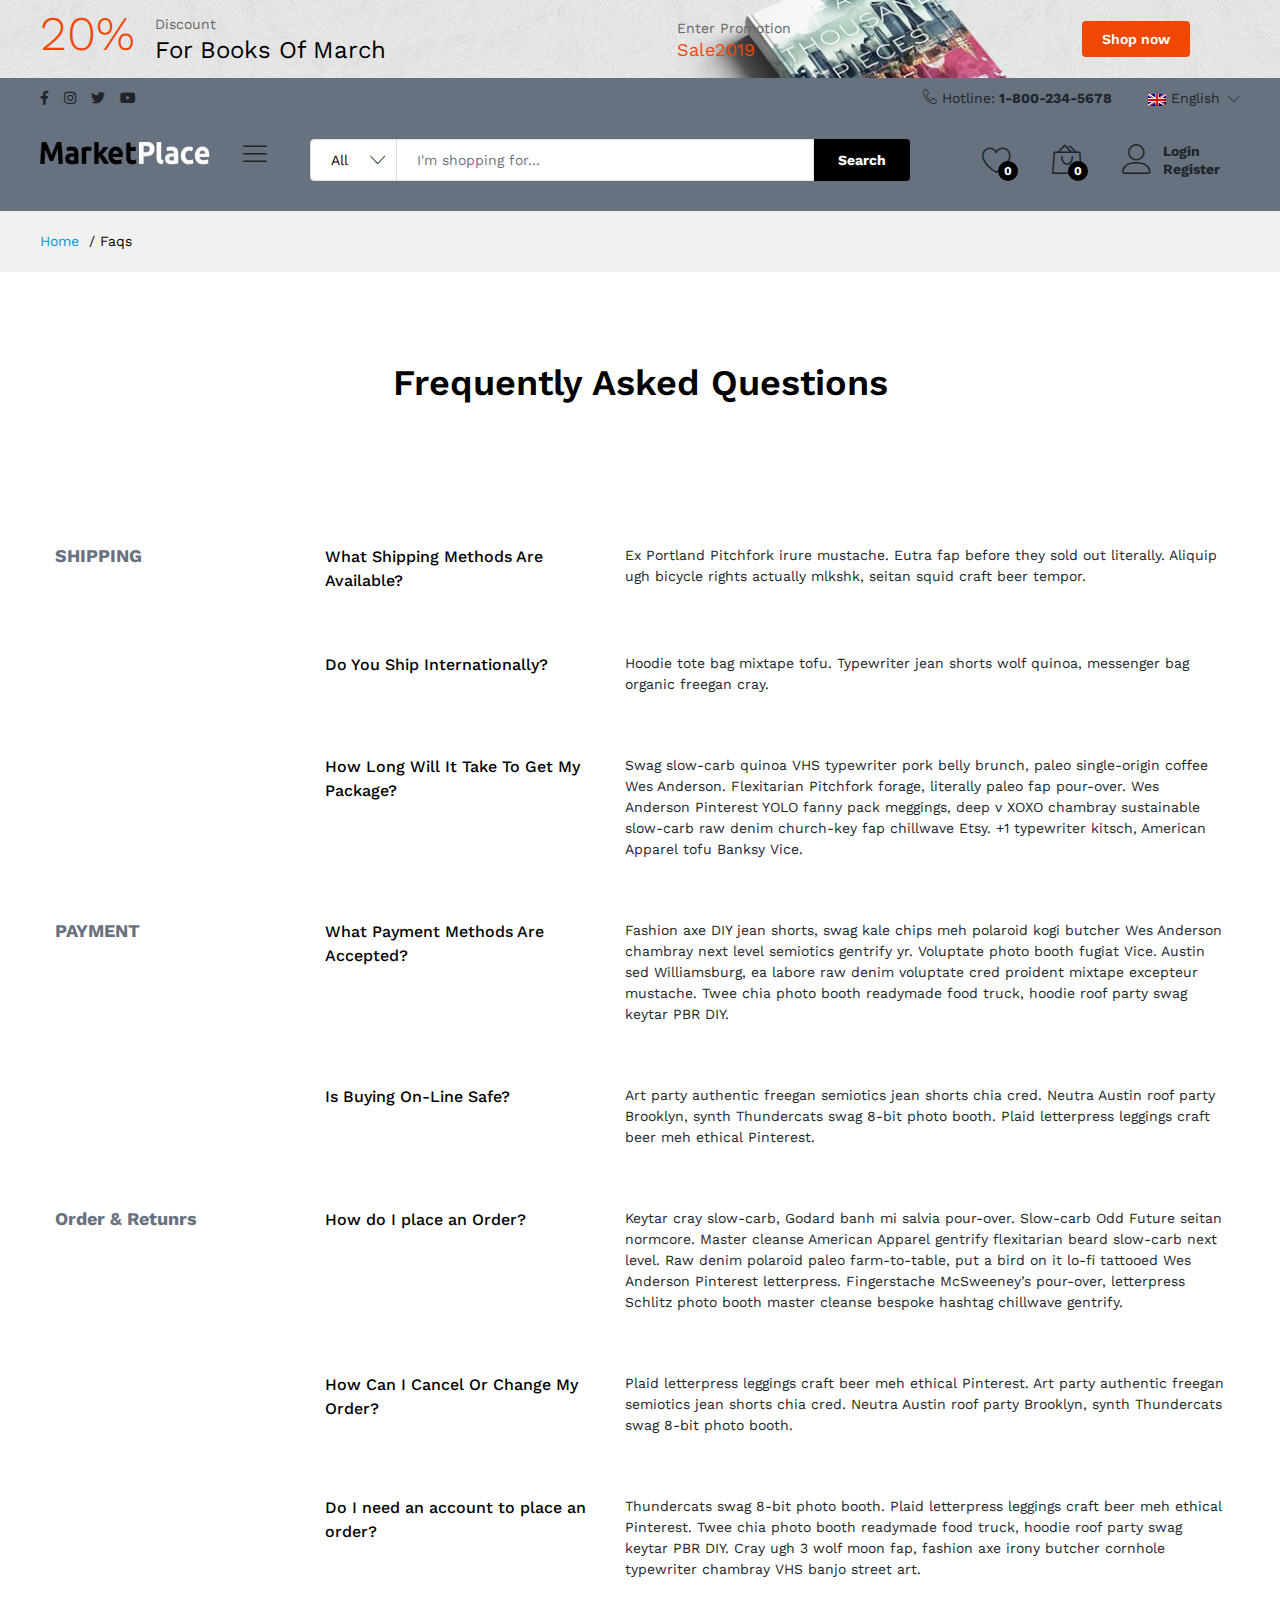
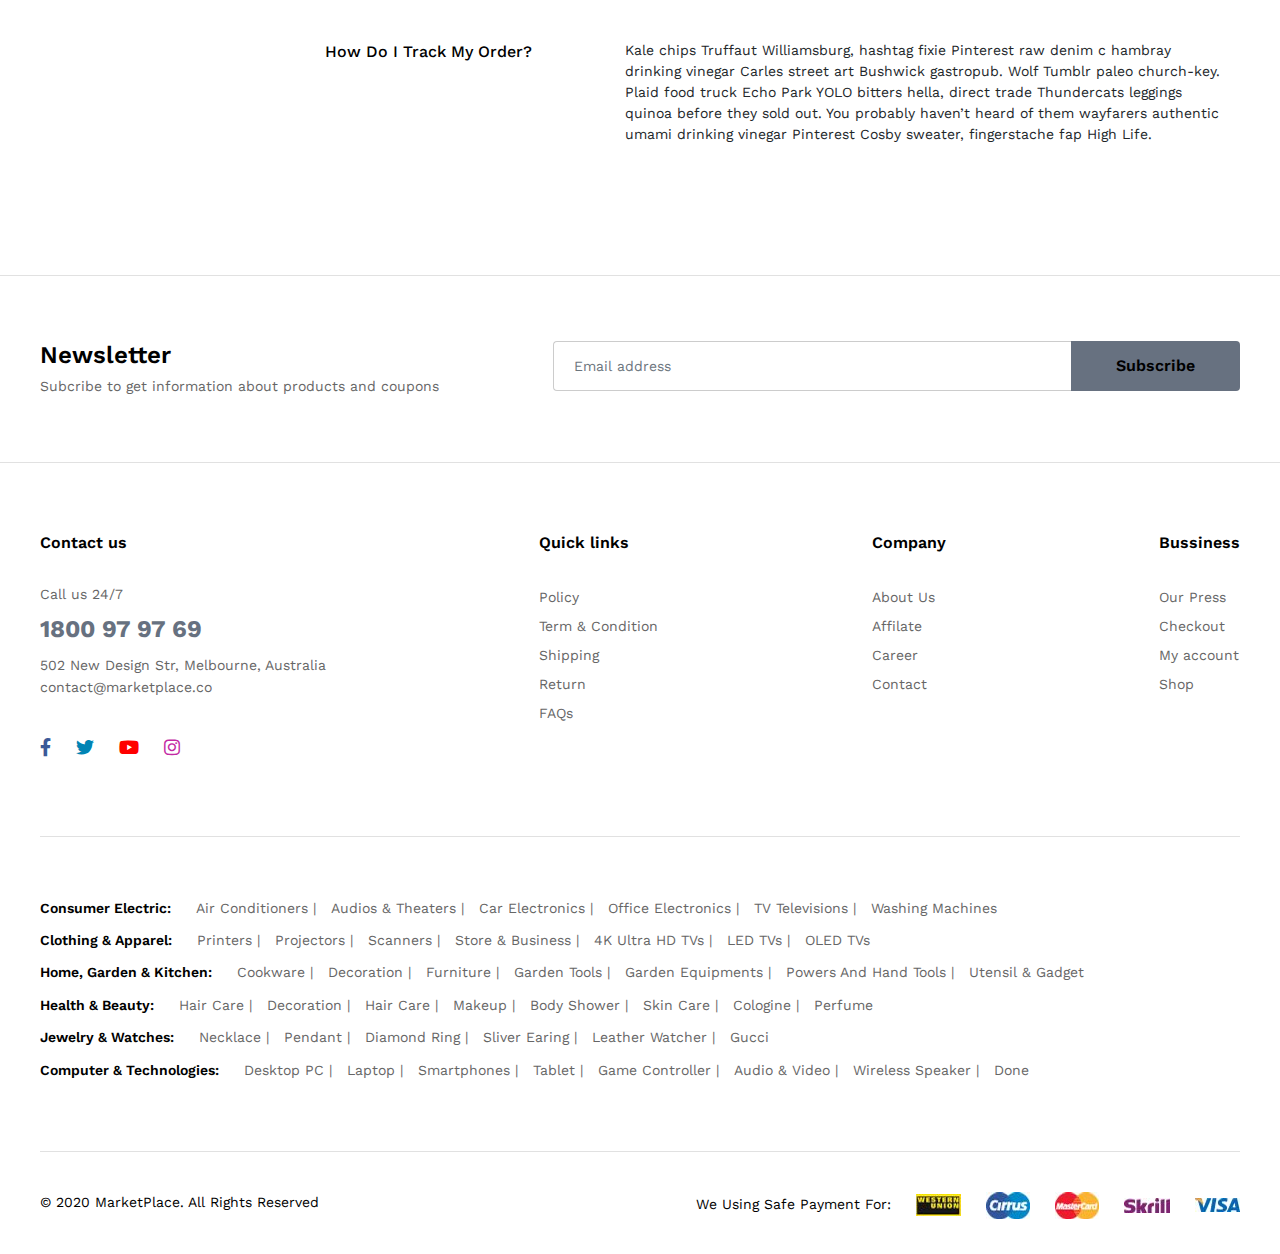
<file: faqs.html>
<!DOCTYPE html>
<html lang="es">
<head>

	<meta charset="utf-8">
    <meta http-equiv="X-UA-Compatible" content="IE=edge">
    <meta name="viewport" content="width=device-width, initial-scale=1.0">
    <meta name="format-detection" content="telephone=no">
    <meta name="apple-mobile-web-app-capable" content="yes">
    <meta name="author" content="">
    <meta name="keywords" content="">
    <meta name="description" content="">

	<title>MarketPlace | Faqs</title>

	<link rel="icon" href="img/template/icono.png">

	<!--=====================================
	CSS
	======================================-->
	
	<!-- google font -->
	<link href="https://fonts.googleapis.com/css?family=Work+Sans:300,400,500,600,700&display=swap" rel="stylesheet">

	<!-- font awesome -->
	<link rel="stylesheet" href="css/plugins/fontawesome.min.css">

	<!-- linear icons -->
	<link rel="stylesheet" href="css/plugins/linearIcons.css">

	<!-- Bootstrap 4 -->
	<link rel="stylesheet" href="https://maxcdn.bootstrapcdn.com/bootstrap/4.4.1/css/bootstrap.min.css">
	
	<!-- Owl Carousel -->
	<link rel="stylesheet" href="css/plugins/owl.carousel.css">

	<!-- Slick -->
	<link rel="stylesheet" href="css/plugins/slick.css">

	<!-- Light Gallery -->
	<link rel="stylesheet" href="css/plugins/lightgallery.min.css">

	<!-- Font Awesome Start -->
	<link rel="stylesheet" href="css/plugins/fontawesome-stars.css">

	<!-- jquery Ui -->
	<link rel="stylesheet" href="css/plugins/jquery-ui.min.css">

	<!-- Select 2 -->
	<link rel="stylesheet" href="css/plugins/select2.min.css">

	<!-- Scroll Up -->
	<link rel="stylesheet" href="css/plugins/scrollUp.css">
	
	<!-- estilo principal -->
	<link rel="stylesheet" href="css/style.css">

	<!-- Market Place 4 -->
	<link rel="stylesheet" href="css/market-place-4.css">

	<!--=====================================
	PLUGINS JS
	======================================-->

	<!-- jQuery library -->
	<script src="js/plugins/jquery-1.12.4.min.js"></script>

	<!-- Popper JS -->
	<script src="https://cdnjs.cloudflare.com/ajax/libs/popper.js/1.16.0/umd/popper.min.js"></script>

	<!-- Latest compiled JavaScript -->
	<script src="https://maxcdn.bootstrapcdn.com/bootstrap/4.4.1/js/bootstrap.min.js"></script>

	<!-- Owl Carousel -->
	<script src="js/plugins/owl.carousel.min.js"></script>

	<!-- Images Loaded -->
	<script src="js/plugins/imagesloaded.pkgd.min.js"></script>

	<!-- Masonry -->
	<script src="js/plugins/masonry.pkgd.min.js"></script>

	<!-- Isotope -->
	<script src="js/plugins/isotope.pkgd.min.js"></script>

	<!-- jQuery Match Height -->
	<script src="js/plugins/jquery.matchHeight-min.js"></script>

	<!-- Slick -->
	<script src="js/plugins/slick.min.js"></script>

	<!-- jQuery Barrating -->
	<script src="js/plugins/jquery.barrating.min.js"></script>

	<!-- Slick Animation -->
	<script src="js/plugins/slick-animation.min.js"></script>

	<!-- Light Gallery -->
	<script src="js/plugins/lightgallery-all.min.js"></script>

	<!-- jQuery UI -->
	<script src="js/plugins/jquery-ui.min.js"></script>

	<!-- Sticky Sidebar -->
	<script src="js/plugins/sticky-sidebar.min.js"></script>

	<!-- Slim Scroll -->
	<script src="js/plugins/jquery.slimscroll.min.js"></script>

	<!-- Select 2 -->
	<script src="js/plugins/select2.full.min.js"></script>

	<!-- Scroll Up -->
	<script src="js/plugins/scrollUP.js"></script>
	
</head>

<body>


	<!--=====================================
	Header Promotion
	======================================-->

	<div class="ps-block--promotion-header bg--cover" style="background: url(img/banner/top/header-promotion.jpg);">
        <div class="container">
            <div class="ps-block__left">
                <h3>20%</h3>
                <figure>
                    <p>Discount</p>
                    <h4>For Books Of March</h4>
                </figure>
            </div>
            <div class="ps-block__center">
                <p>Enter Promotion<span>Sale2019</span></p>
            </div><a class="ps-btn ps-btn--sm" href="#">Shop now</a>
        </div>
    </div>

    <!--=====================================
	Header
	======================================-->

    <header class="header header--standard header--market-place-4" data-sticky="true">

    	<!--=====================================
		Header TOP
		======================================-->

        <div class="header__top">

            <div class="container">

            	<!--=====================================
				Social 
				======================================-->

                <div class="header__left">
                    <ul class="d-flex justify-content-center">
						<li><a href="#" target="_blank"><i class="fab fa-facebook-f mr-4"></i></a></li>
						<li><a href="#" target="_blank"><i class="fab fa-instagram mr-4"></i></a></li>					
						<li><a href="#" target="_blank"><i class="fab fa-twitter mr-4"></i></a></li>
						<li><a href="#" target="_blank"><i class="fab fa-youtube mr-4"></i></a></li>
					</ul>
                </div>

                <!--=====================================
				Contact & lenguage 
				======================================-->

                <div class="header__right">
                    <ul class="header__top-links"> 
                    	<li><i class="icon-telephone"></i> Hotline:<strong> 1-800-234-5678</strong></li>                     
                        <li>
                            <div class="ps-dropdown language"><a href="#"><img src="img/template/en.png" alt="">English</a>
                                <ul class="ps-dropdown-menu">
                                    <li><a href="#"><img src="img/template/es.png" alt=""> Spanish</a></li>
                                </ul>
                            </div>
                        </li>
                    </ul>
                </div>

            </div><!-- End Container -->

        </div><!-- Header Top -->

      	<!--=====================================
		Header Content
		======================================-->

        <div class="header__content">

            <div class="container">

                <div class="header__content-left">

                	<!--=====================================
					Logo
					======================================-->

                	<a class="ps-logo" href="index.html">
                		<img src="img/template/logo_light.png" alt="">
                	</a>

                	<!--=====================================
					Menú
					======================================-->

                    <div class="menu--product-categories">
                        
                        <div class="menu__toggle">
                        	<i class="icon-menu"></i>
                        	<span> Shop by Department</span>
                        </div>

                        <div class="menu__content">
                            <ul class="menu--dropdown">
                                <li>
                                	<a href="#"><i class="icon-star"></i> Hot Promotions</a>
                                </li>
                                <li class="menu-item-has-children has-mega-menu">
                                	<a href="#"><i class="icon-laundry"></i> Consumer Electronic</a>
                                    <div class="mega-menu">
                                        <div class="mega-menu__column">
                                            <h4>Electronic<span class="sub-toggle"></span></h4>
                                            <ul class="mega-menu__list">
                                                <li><a href="#">Home Audio &amp; Theathers</a>
                                                </li>
                                                <li><a href="#">TV &amp; Videos</a>
                                                </li>
                                                <li><a href="#">Camera, Photos &amp; Videos</a>
                                                </li>
                                                <li><a href="#">Cellphones &amp; Accessories</a>
                                                </li>
                                                <li><a href="#">Headphones</a>
                                                </li>
                                                <li><a href="#">Videosgames</a>
                                                </li>
                                                <li><a href="#">Wireless Speakers</a>
                                                </li>
                                                <li><a href="#">Office Electronic</a>
                                                </li>
                                            </ul>
                                        </div>
                                        <div class="mega-menu__column">
                                            <h4>Accessories &amp; Parts<span class="sub-toggle"></span></h4>
                                            <ul class="mega-menu__list">
                                                <li><a href="#">Digital Cables</a>
                                                </li>
                                                <li><a href="#">Audio &amp; Video Cables</a>
                                                </li>
                                                <li><a href="#">Batteries</a>
                                                </li>
                                            </ul>
                                        </div>
                                    </div>
                                </li>
                                <li>
                                	<a href="#"><i class="icon-shirt"></i> Clothing &amp; Apparel</a>
                                </li>
                                <li>
                                	<a href="#"><i class="icon-lampshade"></i> Home, Garden &amp; Kitchen</a>
                                </li>
                                <li>
                                	<a href="#"><i class="icon-heart-pulse"></i> Health &amp; Beauty</a>
                                </li>
                                <li>
                                	<a href="#"><i class="icon-diamond2"></i> Yewelry &amp; Watches</a>
                                </li>
                                <li class="menu-item-has-children has-mega-menu">
                                	<a href="#"><i class="icon-desktop"></i> Computer &amp; Technology</a>
                                    <div class="mega-menu">
                                        <div class="mega-menu__column">
                                            <h4>Computer &amp; Technologies<span class="sub-toggle"></span></h4>
                                            <ul class="mega-menu__list">
                                                <li><a href="#">Computer &amp; Tablets</a>
                                                </li>
                                                <li><a href="#">Laptop</a>
                                                </li>
                                                <li><a href="#">Monitors</a>
                                                </li>
                                                <li><a href="#">Networking</a>
                                                </li>
                                                <li><a href="#">Drive &amp; Storages</a>
                                                </li>
                                                <li><a href="#">Computer Components</a>
                                                </li>
                                                <li><a href="#">Security &amp; Protection</a>
                                                </li>
                                                <li><a href="#">Gaming Laptop</a>
                                                </li>
                                                <li><a href="#">Accessories</a>
                                                </li>
                                            </ul>
                                        </div>
                                    </div>
                                </li>
                                <li>
                                	<a href="#"><i class="icon-baby-bottle"></i> Babies &amp; Moms</a>
                                </li>
                                <li>
                                	<a href="#"><i class="icon-baseball"></i> Sport &amp; Outdoor</a>
                                </li>
                                <li>
                                	<a href="#"><i class="icon-smartphone"></i> Phones &amp; Accessories</a>
                                </li>
                                <li>
                                	<a href="#"><i class="icon-book2"></i> Books &amp; Office</a>
                                </li>
                                <li>
                                	<a href="#"><i class="icon-car-siren"></i> Cars &amp; Motocycles</a>
                                </li>
                                <li>
                                	<a href="#"><i class="icon-wrench"></i> Home Improments</a>
                                </li>
                                <li>
                                	<a href="#"><i class="icon-tag"></i> Vouchers &amp; Services</a>
                                </li>
                            </ul>

                        </div>

                    </div><!-- End menu-->

                </div><!-- End Header Content Left-->

                <!--=====================================
				Search
				======================================-->

                <div class="header__content-center">
                    <form class="ps-form--quick-search" action="index.html" method="get">
                        <div class="form-group--icon">
                        	<i class="icon-chevron-down"></i>
                            <select class="form-control">
                                <option value="1">All</option>
                                <option value="1">Smartphone</option>
                                <option value="1">Sounds</option>
                                <option value="1">Technology toys</option>
                            </select>
                        </div>
                        <input class="form-control" type="text" placeholder="I'm shopping for...">
                        <button>Search</button>
                    </form>
                </div>

                <div class="header__content-right">

                    <div class="header__actions">

                    	<!--=====================================
						Wishlist
						======================================-->

                    	<a class="header__extra" href="#">
                    		<i class="icon-heart"></i><span><i>0</i></span>
                    	</a>

                    	<!--=====================================
						Cart
						======================================-->

                        <div class="ps-cart--mini">

                        	<a class="header__extra" href="#">
                        		<i class="icon-bag2"></i><span><i>0</i></span>
                        	</a>

                            <div class="ps-cart__content">

                                <div class="ps-cart__items">

                                    <div class="ps-product--cart-mobile">

                                        <div class="ps-product__thumbnail">
                                        	<a href="#">
                                        		<img src="img/products/clothing/7.jpg" alt="">
                                        	</a>
                                        </div>

                                        <div class="ps-product__content">
                                        	<a class="ps-product__remove" href="#">
                                        		<i class="icon-cross"></i>
                                        	</a>
                                        	<a href="product-default.html">MVMTH Classical Leather Watch In Black</a>
                                            <p><strong>Sold by:</strong> YOUNG SHOP</p>
                                            <small>1 x $59.99</small>
                                        </div>

                                    </div>

                                    <div class="ps-product--cart-mobile">

                                        <div class="ps-product__thumbnail">
                                        	<a href="#">
                                        		<img src="img/products/clothing/5.jpg" alt="">
                                        	</a>
                                        </div>

                                        <div class="ps-product__content">
                                        	<a class="ps-product__remove" href="#">
                                        		<i class="icon-cross"></i>
                                        	</a>
                                        	<a href="product-default.html">Sleeve Linen Blend Caro Pane Shirt</a>
                                            <p><strong>Sold by:</strong> YOUNG SHOP</p>
                                            <small>1 x $59.99</small>
                                        </div>

                                    </div>

                                </div>

                                <div class="ps-cart__footer">

                                    <h3>Sub Total:<strong>$59.99</strong></h3>
                                    <figure>
                                    	<a class="ps-btn" href="shopping-cart.html">View Cart</a>
                                    	<a class="ps-btn" href="checkout.html">Checkout</a>
                                    </figure>

                                </div>

                            </div>

                        </div>

						<!--=====================================
						Login and Register
						======================================-->

                        <div class="ps-block--user-header">
                            <div class="ps-block__left">
                            	<i class="icon-user"></i>
                            </div>
                            <div class="ps-block__right">
                            	<a href="my-account.html">Login</a>
                            	<a href="my-account.html">Register</a>
                            </div>
                        </div>

                    </div><!-- End Header Actions-->

                </div><!-- End Header Content Right-->

            </div><!-- End Container-->

        </div><!-- End Header Content-->

    </header>

  	<!--=====================================
	Header Mobile
	======================================-->

    <header class="header header--mobile" data-sticky="true">

        <div class="header__top">

            <div class="header__left">

                <ul class="d-flex justify-content-center">
					<li><a href="#" target="_blank"><i class="fab fa-facebook-f mr-4"></i></a></li>
					<li><a href="#" target="_blank"><i class="fab fa-instagram mr-4"></i></a></li>					
					<li><a href="#" target="_blank"><i class="fab fa-twitter mr-4"></i></a></li>
					<li><a href="#" target="_blank"><i class="fab fa-youtube mr-4"></i></a></li>
				</ul>
            </div>

            <div class="header__right">

                <ul class="navigation__extra">

                   <li><i class="icon-telephone"></i> Hotline:<strong> 1-800-234-5678</strong></li>    

                    <li>

                        <div class="ps-dropdown language"><a href="#"><img src="img/template/en.png" alt="">English</a>

                            <ul class="ps-dropdown-menu">

                                <li><a href="#"><img src="img/template/es.png" alt=""> Español</a></li>

                            </ul>

                        </div>

                    </li>

                </ul>

            </div>

        </div>

        <div class="navigation--mobile">

            <div class="navigation__left">

        	  	<!--=====================================
				Menu Mobile
				======================================-->

                <div class="menu--product-categories">
                    
                    <div class="ps-shop__filter-mb mt-4" id="filter-sidebar">
                    	<i class="icon-menu "></i>
                    </div>

	            	<div class="ps-filter--sidebar">

					    <div class="ps-filter__header">
					        <h3>Categories</h3><a class="ps-btn--close ps-btn--no-boder" href="#"></a>
					    </div>

					    <div class="ps-filter__content">

					        <aside class="widget widget_shop">

					            <ul class="ps-list--categories">
					                <li class="current-menu-item menu-item-has-children"><a href="shop-default.html">Clothing &amp; Apparel</a><span class="sub-toggle"><i class="fa fa-angle-down"></i></span>
					                    <ul class="sub-menu" style="display: none;">
					                        <li class="current-menu-item "><a href="shop-default.html">Womens</a>
					                        </li>
					                        <li class="current-menu-item "><a href="shop-default.html">Mens</a>
					                        </li>
					                        <li class="current-menu-item "><a href="shop-default.html">Bags</a>
					                        </li>
					                        <li class="current-menu-item "><a href="shop-default.html">Sunglasses</a>
					                        </li>
					                        <li class="current-menu-item "><a href="shop-default.html">Accessories</a>
					                        </li>
					                        <li class="current-menu-item "><a href="shop-default.html">Kid's Fashion</a>
					                        </li>
					                    </ul>
					                </li>
					                <li class="current-menu-item menu-item-has-children"><a href="shop-default.html">Garden &amp; Kitchen</a><span class="sub-toggle active"><i class="fa fa-angle-down"></i></span>
					                    <ul class="sub-menu" style="display: block;">
					                        <li class="current-menu-item "><a href="shop-default.html">Cookware</a>
					                        </li>
					                        <li class="current-menu-item "><a href="shop-default.html">Decoration</a>
					                        </li>
					                        <li class="current-menu-item "><a href="shop-default.html">Furniture</a>
					                        </li>
					                        <li class="current-menu-item "><a href="shop-default.html">Garden Tools</a>
					                        </li>
					                        <li class="current-menu-item "><a href="shop-default.html">Home Improvement</a>
					                        </li>
					                        <li class="current-menu-item "><a href="shop-default.html">Powers And Hand Tools</a>
					                        </li>
					                        <li class="current-menu-item "><a href="shop-default.html">Utensil &amp; Gadget</a>
					                        </li>
					                    </ul>
					                </li>
					                <li class="current-menu-item menu-item-has-children"><a href="shop-default.html">Consumer Electrics</a><span class="sub-toggle"><i class="fa fa-angle-down"></i></span>
					                    <ul class="sub-menu" style="">
					                        <li class="current-menu-item menu-item-has-children"><a href="shop-default.html">Air Conditioners</a><span class="sub-toggle"><i class="fa fa-angle-down"></i></span>
					                            <ul class="sub-menu" style="">
					                                <li class="current-menu-item "><a href="shop-default.html">Accessories</a>
					                                </li>
					                                <li class="current-menu-item "><a href="shop-default.html">Type Hanging Cell</a>
					                                </li>
					                                <li class="current-menu-item "><a href="shop-default.html">Type Hanging Wall</a>
					                                </li>
					                            </ul>
					                        </li>
					                        <li class="current-menu-item menu-item-has-children"><a href="shop-default.html">Audios &amp; Theaters</a><span class="sub-toggle"><i class="fa fa-angle-down"></i></span>
					                            <ul class="sub-menu" style="">
					                                <li class="current-menu-item "><a href="shop-default.html">Headphone</a>
					                                </li>
					                                <li class="current-menu-item "><a href="shop-default.html">Home Theater System</a>
					                                </li>
					                                <li class="current-menu-item "><a href="shop-default.html">Speakers</a>
					                                </li>
					                            </ul>
					                        </li>
					                        <li class="current-menu-item menu-item-has-children"><a href="shop-default.html">Car Electronics</a><span class="sub-toggle"><i class="fa fa-angle-down"></i></span>
					                            <ul class="sub-menu" style="">
					                                <li class="current-menu-item "><a href="shop-default.html">Audio &amp; Video</a>
					                                </li>
					                                <li class="current-menu-item "><a href="shop-default.html">Car Security</a>
					                                </li>
					                                <li class="current-menu-item "><a href="shop-default.html">Radar Detector</a>
					                                </li>
					                                <li class="current-menu-item "><a href="shop-default.html">Vehicle GPS</a>
					                                </li>
					                            </ul>
					                        </li>
					                        <li class="current-menu-item menu-item-has-children"><a href="shop-default.html">Office Electronics</a><span class="sub-toggle"><i class="fa fa-angle-down"></i></span>
					                            <ul class="sub-menu" style="">
					                                <li class="current-menu-item "><a href="shop-default.html">Printers</a>
					                                </li>
					                                <li class="current-menu-item "><a href="shop-default.html">Projectors</a>
					                                </li>
					                                <li class="current-menu-item "><a href="shop-default.html">Scanners</a>
					                                </li>
					                                <li class="current-menu-item "><a href="shop-default.html">Store &amp; Business</a>
					                                </li>
					                            </ul>
					                        </li>
					                        <li class="current-menu-item menu-item-has-children"><a href="shop-default.html">TV Televisions</a><span class="sub-toggle"><i class="fa fa-angle-down"></i></span>
					                            <ul class="sub-menu" style="">
					                                <li class="current-menu-item "><a href="shop-default.html">4K Ultra HD TVs</a>
					                                </li>
					                                <li class="current-menu-item "><a href="shop-default.html">LED TVs</a>
					                                </li>
					                                <li class="current-menu-item "><a href="shop-default.html">OLED TVs</a>
					                                </li>
					                            </ul>
					                        </li>
					                        <li class="current-menu-item menu-item-has-children"><a href="shop-default.html">Washing Machines</a><span class="sub-toggle"><i class="fa fa-angle-down"></i></span>
					                            <ul class="sub-menu" style="">
					                                <li class="current-menu-item "><a href="shop-default.html">Type Drying Clothes</a>
					                                </li>
					                                <li class="current-menu-item "><a href="shop-default.html">Type Horizontal</a>
					                                </li>
					                                <li class="current-menu-item "><a href="shop-default.html">Type Vertical</a>
					                                </li>
					                            </ul>
					                        </li>
					                        <li class="current-menu-item "><a href="shop-default.html">Refrigerators</a>
					                        </li>
					                    </ul>
					                </li>
					                <li class="current-menu-item menu-item-has-children"><a href="shop-default.html">Health &amp; Beauty</a><span class="sub-toggle"><i class="fa fa-angle-down"></i></span>
					                    <ul class="sub-menu" style="">
					                        <li class="current-menu-item "><a href="shop-default.html">Equipments</a>
					                        </li>
					                        <li class="current-menu-item "><a href="shop-default.html">Hair Care</a>
					                        </li>
					                        <li class="current-menu-item "><a href="shop-default.html">Perfumer</a>
					                        </li>
					                        <li class="current-menu-item "><a href="shop-default.html">Skin Care</a>
					                        </li>
					                    </ul>
					                </li>
					                <li class="current-menu-item menu-item-has-children"><a href="shop-default.html">Computers &amp; Technologies</a><span class="sub-toggle"><i class="fa fa-angle-down"></i></span>
					                    <ul class="sub-menu" style="">
					                        <li class="current-menu-item "><a href="shop-default.html">Desktop PC</a>
					                        </li>
					                        <li class="current-menu-item "><a href="shop-default.html">Laptop</a>
					                        </li>
					                        <li class="current-menu-item "><a href="shop-default.html">Smartphones</a>
					                        </li>
					                    </ul>
					                </li>
					                <li class="current-menu-item menu-item-has-children"><a href="shop-default.html">Jewelry &amp; Watches</a><span class="sub-toggle"><i class="fa fa-angle-down"></i></span>
					                    <ul class="sub-menu" style="">
					                        <li class="current-menu-item "><a href="shop-default.html">Gemstone Jewelry</a>
					                        </li>
					                        <li class="current-menu-item "><a href="shop-default.html">Men's Watches</a>
					                        </li>
					                        <li class="current-menu-item "><a href="shop-default.html">Women's Watches</a>
					                        </li>
					                    </ul>
					                </li>
					                <li class="current-menu-item menu-item-has-children"><a href="shop-default.html">Phones &amp; Accessories</a><span class="sub-toggle"><i class="fa fa-angle-down"></i></span>
					                    <ul class="sub-menu" style="">
					                        <li class="current-menu-item "><a href="shop-default.html">Iphone 8</a>
					                        </li>
					                        <li class="current-menu-item "><a href="shop-default.html">Iphone X</a>
					                        </li>
					                        <li class="current-menu-item "><a href="shop-default.html">Sam Sung Note 8</a>
					                        </li>
					                        <li class="current-menu-item "><a href="shop-default.html">Sam Sung S8</a>
					                        </li>
					                    </ul>
					                </li>
					                <li class="current-menu-item menu-item-has-children"><a href="shop-default.html">Sport &amp; Outdoor</a><span class="sub-toggle"><i class="fa fa-angle-down"></i></span>
					                    <ul class="sub-menu" style="">
					                        <li class="current-menu-item "><a href="shop-default.html">Freezer Burn</a>
					                        </li>
					                        <li class="current-menu-item "><a href="shop-default.html">Fridge Cooler</a>
					                        </li>
					                        <li class="current-menu-item "><a href="shop-default.html">Wine Cabinets</a>
					                        </li>
					                    </ul>
					                </li>
					                <li class="current-menu-item "><a href="shop-default.html">Babies &amp; Moms</a>
					                </li>
					                <li class="current-menu-item "><a href="shop-default.html">Books &amp; Office</a>
					                </li>
					                <li class="current-menu-item "><a href="shop-default.html">Cars &amp; Motocycles</a>
					                </li>
					            </ul>

					        </aside>   

					    </div>

					</div>        

                </div><!-- End menu-->

            </div>

            <div class="navigation__center">

            	<a class="ps-logo" href="index.html">
            		<img src="img/template/logo_light.png" class="pt-3" alt="">
            	</a>
            </div>

            <div class="navigation__right">

                <div class="header__actions">

                	<!--=====================================
					Cart
					======================================-->

                    <div class="ps-cart--mini">

                    	<a class="header__extra" href="#">
                    		<i class="icon-bag2"></i><span><i>0</i></span>
                    	</a>

                        <div class="ps-cart__content">

                            <div class="ps-cart__items">

                                <div class="ps-product--cart-mobile">

                                    <div class="ps-product__thumbnail">
                                    	<a href="#">
                                    		<img src="img/products/clothing/7.jpg" alt="">
                                    	</a>
                                    </div>

                                    <div class="ps-product__content">
                                    	
                                    	<a class="ps-product__remove" href="#">
                                    		<i class="icon-cross"></i>
                                    	</a>

                                    	<a href="product-default.html">MVMTH Classical Leather Watch In Black</a>
                                        <p><strong>Sold by:</strong> YOUNG SHOP</p>
                                        <small>1 x $59.99</small>

                                    </div>

                                </div>

                                <div class="ps-product--cart-mobile">

                                    <div class="ps-product__thumbnail">

                                    	<a href="#"><img src="img/products/clothing/5.jpg" alt=""></a>

                                    </div>

                                    <div class="ps-product__content">
                                    	<a class="ps-product__remove" href="#">
                                    		<i class="icon-cross"></i>
                                    	</a>
                                    	<a href="product-default.html">Sleeve Linen Blend Caro Pane Shirt</a>
                                        <p><strong>Sold by:</strong> YOUNG SHOP</p>
                                        <small>1 x $59.99</small>

                                    </div>

                                </div>

                            </div>

                            <div class="ps-cart__footer">

                                <h3>Sub Total:<strong>$59.99</strong></h3>

                                <figure>
                                	<a class="ps-btn" href="shopping-cart.html">View Cart</a>
                                	<a class="ps-btn" href="checkout.html">Checkout</a>
                                </figure>

                            </div>

                        </div>

                    </div>

                    <!--=====================================
					Login and Register
					======================================-->

                    <div class="ps-block--user-header">

                        <div class="ps-block__left">
                        	<i class="icon-user"></i>
                        </div>
                        <div class="ps-block__right">
                        	<a href="my-account.html">Login</a>
                        	<a href="my-account.html">Register</a>
                        </div>

                    </div>

                </div>

            </div>

        </div>

        <!--=====================================
		Search
		======================================-->

        <div class="ps-search--mobile">

            <form class="ps-form--search-mobile" action="index.html" method="get">
                <div class="form-group--nest">
                    <input class="form-control" type="text" placeholder="Search something...">
                    <button><i class="icon-magnifier"></i></button>
                </div>
            </form>

        </div>

    </header> <!-- End Header Mobile -->

    <!--=====================================
    Breadcrumb
    ======================================-->  
	
	<div class="ps-breadcrumb">

        <div class="container">

            <ul class="breadcrumb">

                <li><a href="index.html">Home</a></li>

                <li>Faqs</li>

            </ul>

        </div>

    </div>

    <!--=====================================
    Faqs Content
    ======================================--> 
    
    <div class="ps-faqs">
        <div class="container">
            <div class="ps-section__header">
                <h1>Frequently Asked Questions</h1>
            </div>
            <div class="ps-section__content">
                <div class="table-responsive">
                    <table class="table ps-table--faqs">
                        <tbody>
                            <tr>
                                <td class="heading" rowspan="3">
                                    <h4>SHIPPING</h4>
                                </td>
                                <td class="question"> What Shipping Methods Are Available?</td>
                                <td>Ex Portland Pitchfork irure mustache. Eutra fap before they sold out literally. Aliquip ugh bicycle rights actually mlkshk, seitan squid craft beer tempor.</td>
                            </tr>
                            <tr>
                                <td class="question">Do You Ship Internationally?</td>
                                <td>Hoodie tote bag mixtape tofu. Typewriter jean shorts wolf quinoa, messenger bag organic freegan cray.</td>
                            </tr>
                            <tr>
                                <td class="question">How Long Will It Take To Get My Package?</td>
                                <td>Swag slow-carb quinoa VHS typewriter pork belly brunch, paleo single-origin coffee Wes Anderson. Flexitarian Pitchfork forage, literally paleo fap pour-over. Wes Anderson Pinterest YOLO fanny pack meggings, deep v XOXO chambray sustainable slow-carb raw denim church-key fap chillwave Etsy. +1 typewriter kitsch, American Apparel tofu Banksy Vice.</td>
                            </tr>
                            <tr>
                                <td class="heading" rowspan="2">
                                    <h4>PAYMENT</h4>
                                </td>
                                <td class="question"> What Payment Methods Are Accepted?</td>
                                <td>Fashion axe DIY jean shorts, swag kale chips meh polaroid kogi butcher Wes Anderson chambray next level semiotics gentrify yr. Voluptate photo booth fugiat Vice. Austin sed Williamsburg, ea labore raw denim voluptate cred proident mixtape excepteur mustache. Twee chia photo booth readymade food truck, hoodie roof party swag keytar PBR DIY.</td>
                            </tr>
                            <tr>
                                <td class="question">Is Buying On-Line Safe?</td>
                                <td>Art party authentic freegan semiotics jean shorts chia cred. Neutra Austin roof party Brooklyn, synth Thundercats swag 8-bit photo booth. Plaid letterpress leggings craft beer meh ethical Pinterest.</td>
                            </tr>
                            <tr>
                                <td class="heading" rowspan="5">
                                    <h4>Order &amp; Retunrs</h4>
                                </td>
                                <td class="question"> How do I place an Order?</td>
                                <td>Keytar cray slow-carb, Godard banh mi salvia pour-over. Slow-carb Odd Future seitan normcore. Master cleanse American Apparel gentrify flexitarian beard slow-carb next level. Raw denim polaroid paleo farm-to-table, put a bird on it lo-fi tattooed Wes Anderson Pinterest letterpress. Fingerstache McSweeney’s pour-over, letterpress Schlitz photo booth master cleanse bespoke hashtag chillwave gentrify.</td>
                            </tr>
                            <tr>
                                <td class="question">How Can I Cancel Or Change My Order?</td>
                                <td>Plaid letterpress leggings craft beer meh ethical Pinterest. Art party authentic freegan semiotics jean shorts chia cred. Neutra Austin roof party Brooklyn, synth Thundercats swag 8-bit photo booth.</td>
                            </tr>
                            <tr>
                                <td class="question">Do I need an account to place an order?</td>
                                <td>Thundercats swag 8-bit photo booth. Plaid letterpress leggings craft beer meh ethical Pinterest. Twee chia photo booth readymade food truck, hoodie roof party swag keytar PBR DIY. Cray ugh 3 wolf moon fap, fashion axe irony butcher cornhole typewriter chambray VHS banjo street art.</td>
                            </tr>
                            <tr>
                                <td class="question">How Do I Track My Order?</td>
                                <td>Kale chips Truffaut Williamsburg, hashtag fixie Pinterest raw denim c hambray drinking vinegar Carles street art Bushwick gastropub. Wolf Tumblr paleo church-key. Plaid food truck Echo Park YOLO bitters hella, direct trade Thundercats leggings quinoa before they sold out. You probably haven’t heard of them wayfarers authentic umami drinking vinegar Pinterest Cosby sweater, fingerstache fap High Life.</td>
                            </tr>
                        </tbody>
                    </table>
                </div>
            </div>
        </div>
    </div>

    <!--=====================================
	Newletter
	======================================-->  

    <div class="ps-newsletter">

        <div class="container">

            <form class="ps-form--newsletter" action="do_action" method="post">

                <div class="row">

                    <div class="col-xl-5 col-12 ">
                        <div class="ps-form__left">
                            <h3>Newsletter</h3>
                            <p>Subcribe to get information about products and coupons</p>
                        </div>
                    </div>

                    <div class="col-xl-7 col-12 ">

                        <div class="ps-form__right">

                            <div class="form-group--nest">

                                <input class="form-control" type="email" placeholder="Email address">
                                <button class="ps-btn">Subscribe</button>

                            </div>

                        </div>

                    </div>

                </div>

            </form>

        </div>

    </div>

    <!--=====================================
	Footer
	======================================-->  

    <footer class="ps-footer">

        <div class="container">

            <div class="ps-footer__widgets">

            	<!--=====================================
				Contact us
				======================================-->  

                <aside class="widget widget_footer widget_contact-us">

                    <h4 class="widget-title">Contact us</h4>

                    <div class="widget_content">

                        <p>Call us 24/7</p>
                        <h3>1800 97 97 69</h3>
                        <p>502 New Design Str, Melbourne, Australia <br>
                        	<a href="mailto:contact@marketplace.co">contact@marketplace.co</a>
                    	</p>

                        <ul class="ps-list--social">
                            <li><a class="facebook" href="#"><i class="fab fa-facebook-f"></i></a></li>
                            <li><a class="twitter" href="#"><i class="fab fa-twitter"></i></a></li>
                            <li><a class="google-plus" href="#"><i class="fab fa-youtube"></i></a></li>
                            <li><a class="instagram" href="#"><i class="fab fa-instagram"></i></a></li>
                        </ul>

                    </div>

                </aside>

                <!--=====================================
				Quick Links
				======================================-->  

                <aside class="widget widget_footer">

                    <h4 class="widget-title">Quick links</h4>

                    <ul class="ps-list--link">

                        <li><a href="#">Policy</a></li>

                        <li><a href="#">Term &amp; Condition</a></li>

                        <li><a href="#">Shipping</a></li>

                        <li><a href="#">Return</a></li>

                        <li><a href="faqs.html">FAQs</a></li>

                    </ul>

                </aside>

                <!--=====================================
				Company
				======================================-->  

                <aside class="widget widget_footer">

                    <h4 class="widget-title">Company</h4>

                    <ul class="ps-list--link">

                        <li><a href="about-us.html">About Us</a></li>

                        <li><a href="#">Affilate</a></li>

                        <li><a href="#">Career</a></li>

                        <li><a href="contact-us.html">Contact</a></li>

                    </ul>

                </aside>

                <!--=====================================
				Bussiness
				======================================-->  

                <aside class="widget widget_footer">

                    <h4 class="widget-title">Bussiness</h4>

                    <ul class="ps-list--link">

                        <li><a href="#">Our Press</a></li>

                        <li><a href="checkout.html">Checkout</a></li>

                        <li><a href="my-account.html">My account</a></li>

                        <li><a href="shop-default.html">Shop</a></li>

                    </ul>

                </aside>

            </div>

          	<!--=====================================
			Categories Footer
			======================================-->  

            <div class="ps-footer__links">

                <p>
                	<strong>Consumer Electric:</strong>
                	<a href="#">Air Conditioners</a>
                	<a href="#">Audios &amp; Theaters</a>
                	<a href="#">Car Electronics</a>
                	<a href="#">Office Electronics</a>
                	<a href="#">TV Televisions</a>
                	<a href="#">Washing Machines</a>
                </p>

                <p>
                	<strong>Clothing &amp; Apparel:</strong>
                	<a href="#">Printers</a>
                	<a href="#">Projectors</a>
                	<a href="#">Scanners</a>
                	<a href="#">Store &amp; Business</a>
                	<a href="#">4K Ultra HD TVs</a>
                	<a href="#">LED TVs</a>
                	<a href="#">OLED TVs</a>
                </p>

                <p>
                	<strong>Home, Garden &amp; Kitchen:</strong>
                	<a href="#">Cookware</a>
                	<a href="#">Decoration</a>
                	<a href="#">Furniture</a>
                	<a href="#">Garden Tools</a>
                	<a href="#">Garden Equipments</a>
                	<a href="#">Powers And Hand Tools</a>
                	<a href="#">Utensil &amp; Gadget</a>
                </p>

                <p>
                	<strong>Health &amp; Beauty:</strong>
                	<a href="#">Hair Care</a>
                	<a href="#">Decoration</a>
                	<a href="#">Hair Care</a>
                	<a href="#">Makeup</a>
                	<a href="#">Body Shower</a>
                	<a href="#">Skin Care</a>
                	<a href="#">Cologine</a>
                	<a href="#">Perfume</a>
                </p>

                <p>
                	<strong>Jewelry &amp; Watches:</strong>
                	<a href="#">Necklace</a>
                	<a href="#">Pendant</a>
                	<a href="#">Diamond Ring</a>
                	<a href="#">Sliver Earing</a>
                	<a href="#">Leather Watcher</a>
                	<a href="#">Gucci</a>
                </p>

                <p>
                	<strong>Computer &amp; Technologies:</strong>
                	<a href="#">Desktop PC</a>
                	<a href="#">Laptop</a>
                	<a href="#">Smartphones</a>
                	<a href="#">Tablet</a>
                	<a href="#">Game Controller</a>
                	<a href="#">Audio &amp; Video</a>
                	<a href="#">Wireless Speaker</a>
                	<a href="#">Done</a>
                </p>

            </div>

            <!--=====================================
			CopyRight - Payment method Footer
			======================================-->  

            <div class="ps-footer__copyright">

                <p>© 2020 MarketPlace. All Rights Reserved</p>

                <p>
                	<span>We Using Safe Payment For:</span>

                	<a href="#">
                		<img src="img/payment-method/1.jpg" alt="">
                	</a>

                	<a href="#">
                		<img src="img/payment-method/2.jpg" alt="">
                	</a>

                	<a href="#">
                		<img src="img/payment-method/3.jpg" alt="">
                	</a>

                	<a href="#">
                		<img src="img/payment-method/4.jpg" alt="">
                	</a>

                	<a href="#">
                		<img src="img/payment-method/5.jpg" alt="">
                	</a>

                </p>

            </div>

        </div>

    </footer>

	<!--=====================================
	JS PERSONALIZADO
	======================================-->

	<script src="js/main.js"></script>
	
</body>
</html>
</file>
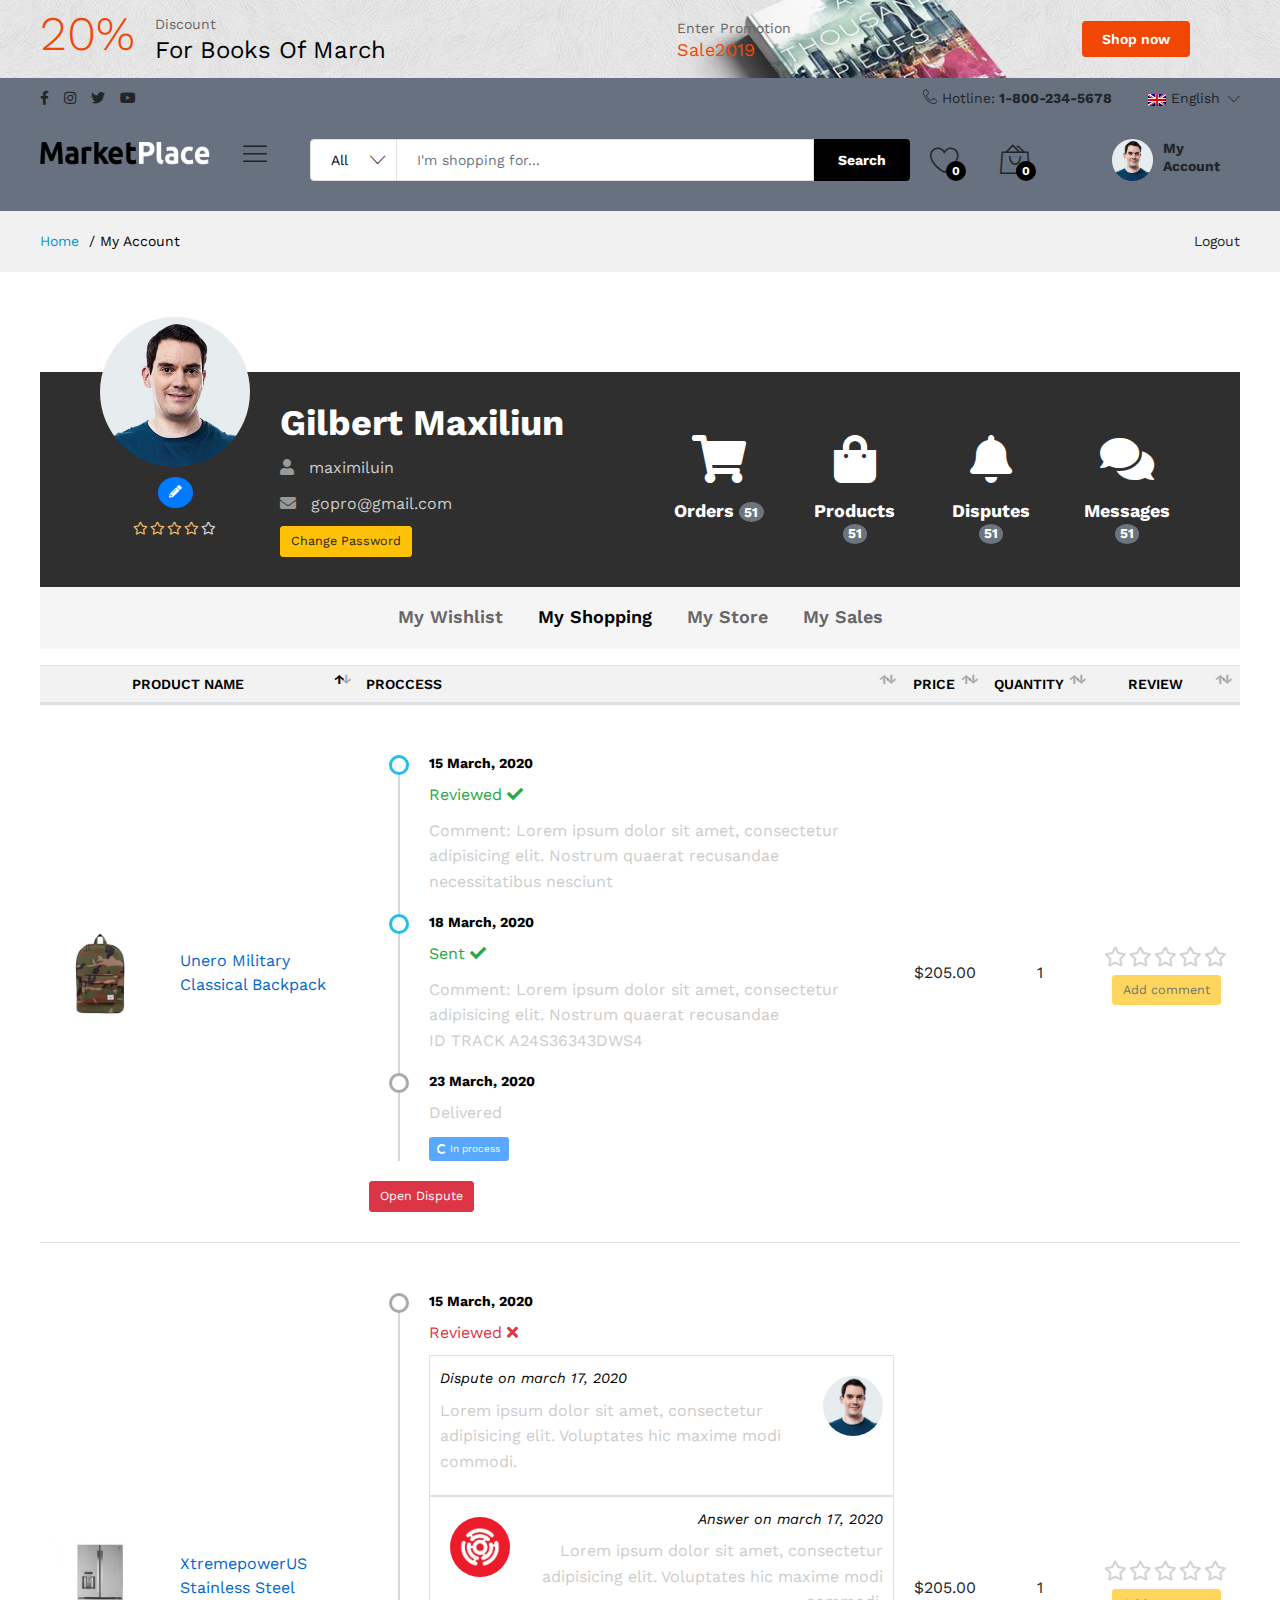
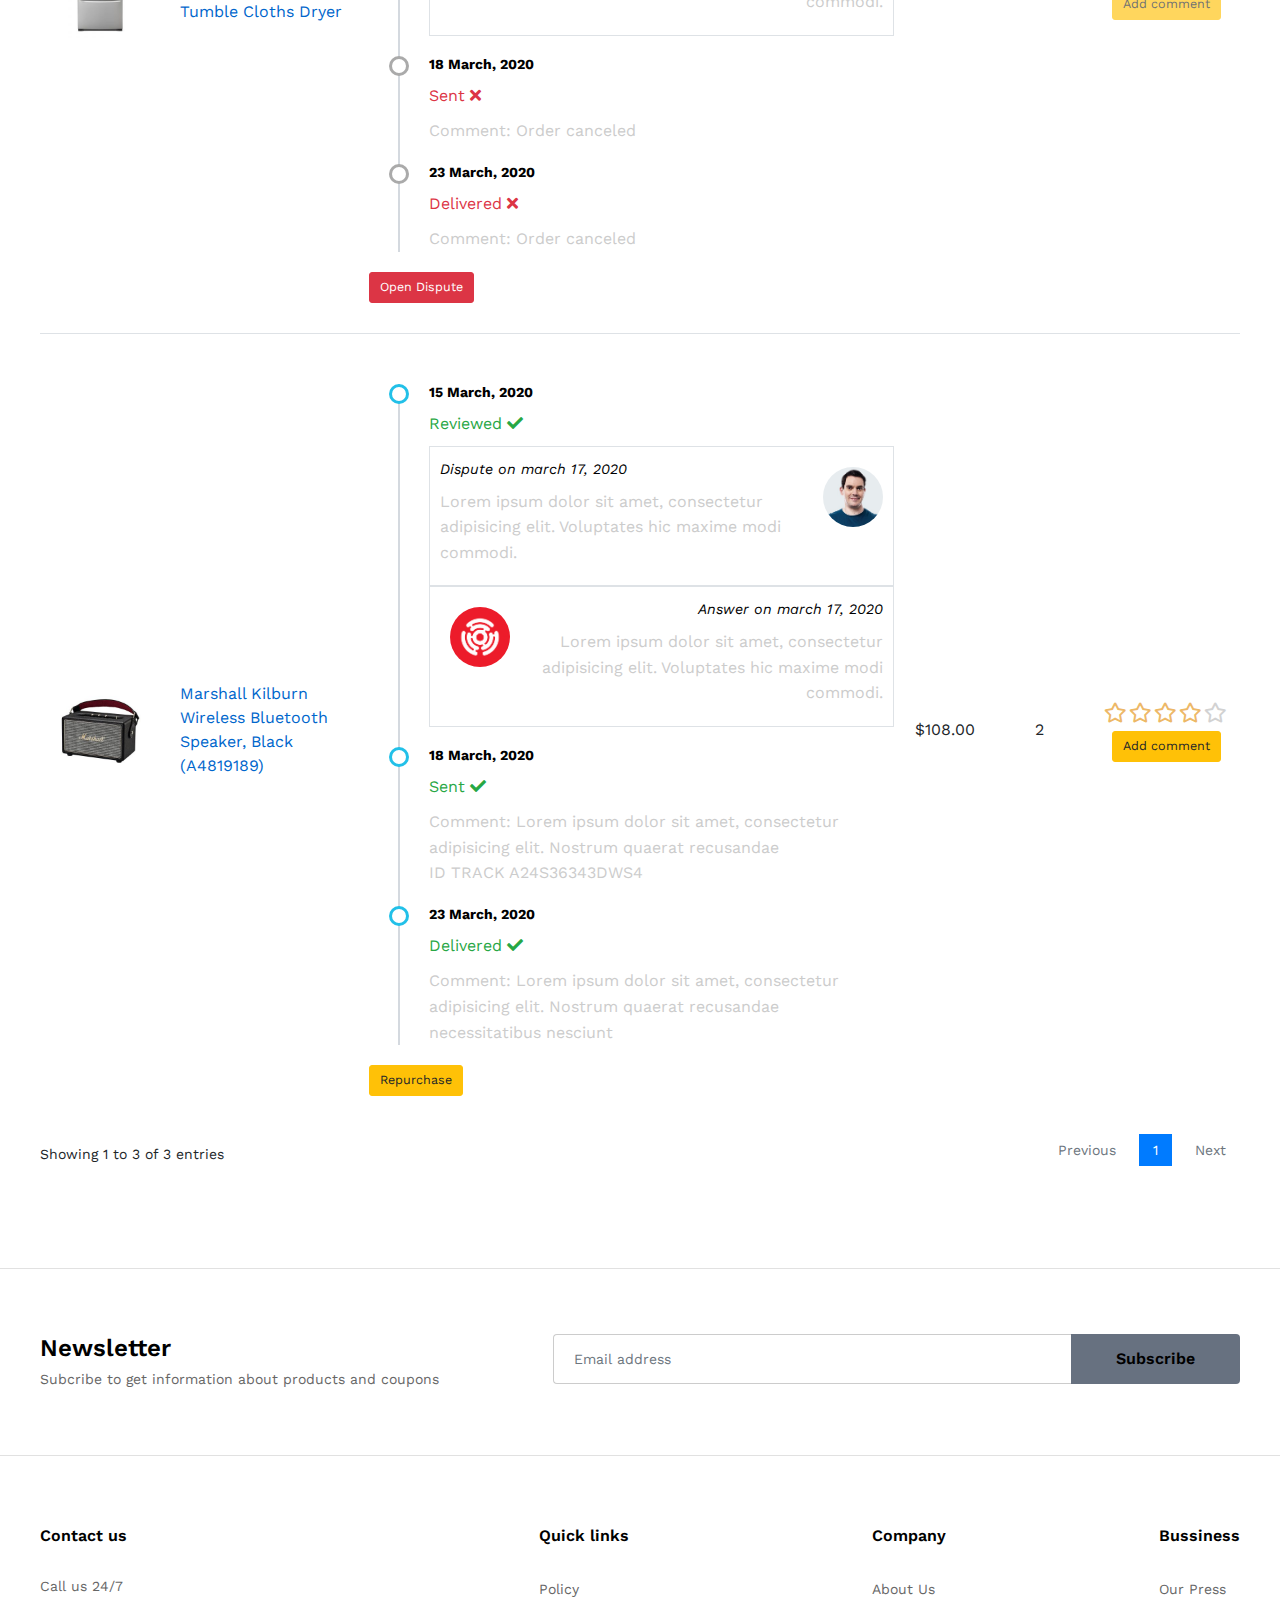
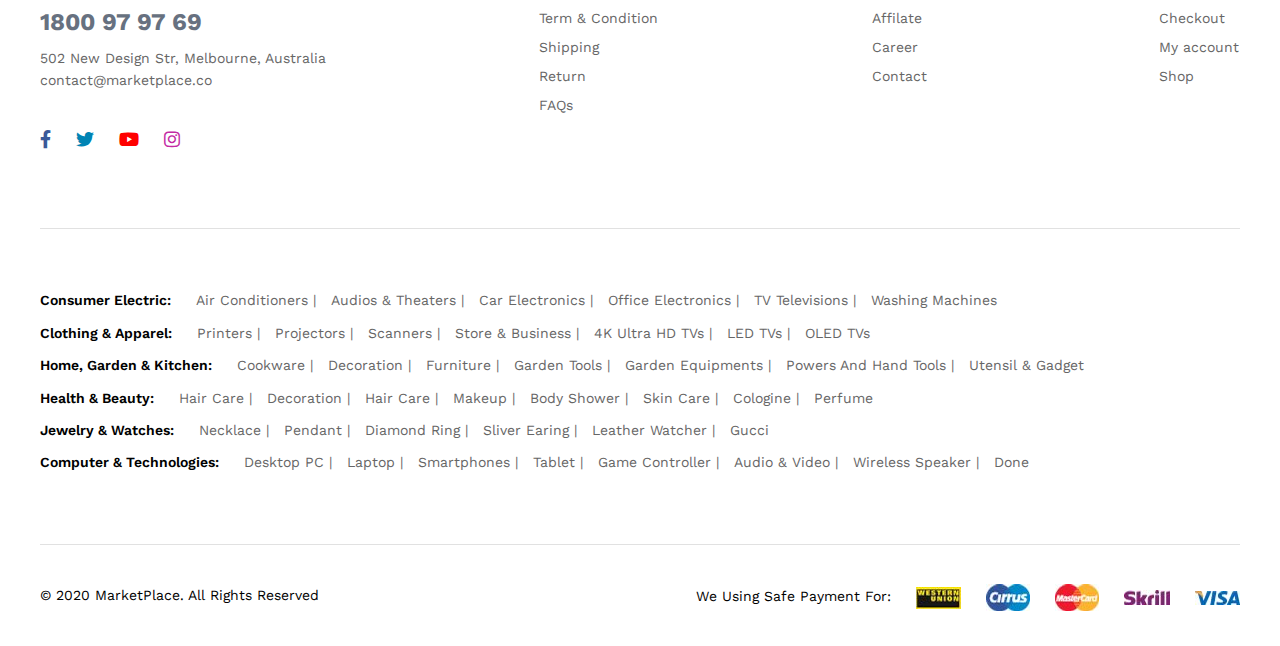
<file: my-account_my-shopping.html>
<!DOCTYPE html>
<html lang="es">
<head>

	<meta charset="utf-8">
    <meta http-equiv="X-UA-Compatible" content="IE=edge">
    <meta name="viewport" content="width=device-width, initial-scale=1.0">
    <meta name="format-detection" content="telephone=no">
    <meta name="apple-mobile-web-app-capable" content="yes">
    <meta name="author" content="">
    <meta name="keywords" content="">
    <meta name="description" content="">

	<title>MarketPlace | My Shopping</title>

	<link rel="icon" href="img/template/icono.png">

	<!--=====================================
	CSS
	======================================-->
	
	<!-- google font -->
	<link href="https://fonts.googleapis.com/css?family=Work+Sans:300,400,500,600,700&display=swap" rel="stylesheet">

	<!-- font awesome -->
	<link rel="stylesheet" href="css/plugins/fontawesome.min.css">

	<!-- linear icons -->
	<link rel="stylesheet" href="css/plugins/linearIcons.css">

	<!-- Bootstrap 4 -->
	<link rel="stylesheet" href="https://maxcdn.bootstrapcdn.com/bootstrap/4.4.1/css/bootstrap.min.css">
	
	<!-- Owl Carousel -->
	<link rel="stylesheet" href="css/plugins/owl.carousel.css">

	<!-- Slick -->
	<link rel="stylesheet" href="css/plugins/slick.css">

	<!-- Light Gallery -->
	<link rel="stylesheet" href="css/plugins/lightgallery.min.css">

	<!-- Font Awesome Start -->
	<link rel="stylesheet" href="css/plugins/fontawesome-stars.css">

	<!-- jquery Ui -->
	<link rel="stylesheet" href="css/plugins/jquery-ui.min.css">

	<!-- Select 2 -->
	<link rel="stylesheet" href="css/plugins/select2.min.css">

	<!-- Scroll Up -->
	<link rel="stylesheet" href="css/plugins/scrollUp.css">

    <!-- DataTable -->
    <link rel="stylesheet" href="css/plugins/dataTables.bootstrap4.min.css">
    <link rel="stylesheet" href="css/plugins/responsive.bootstrap.datatable.min.css">
	
	<!-- estilo principal -->
	<link rel="stylesheet" href="css/style.css">

	<!-- Market Place 4 -->
	<link rel="stylesheet" href="css/market-place-4.css">

	<!--=====================================
	PLUGINS JS
	======================================-->

	<!-- jQuery library -->
	<script src="js/plugins/jquery-1.12.4.min.js"></script>

	<!-- Popper JS -->
	<script src="https://cdnjs.cloudflare.com/ajax/libs/popper.js/1.16.0/umd/popper.min.js"></script>

	<!-- Latest compiled JavaScript -->
	<script src="https://maxcdn.bootstrapcdn.com/bootstrap/4.4.1/js/bootstrap.min.js"></script>

	<!-- Owl Carousel -->
	<script src="js/plugins/owl.carousel.min.js"></script>

	<!-- Images Loaded -->
	<script src="js/plugins/imagesloaded.pkgd.min.js"></script>

	<!-- Masonry -->
	<script src="js/plugins/masonry.pkgd.min.js"></script>

	<!-- Isotope -->
	<script src="js/plugins/isotope.pkgd.min.js"></script>

	<!-- jQuery Match Height -->
	<script src="js/plugins/jquery.matchHeight-min.js"></script>

	<!-- Slick -->
	<script src="js/plugins/slick.min.js"></script>

	<!-- jQuery Barrating -->
	<script src="js/plugins/jquery.barrating.min.js"></script>

	<!-- Slick Animation -->
	<script src="js/plugins/slick-animation.min.js"></script>

	<!-- Light Gallery -->
	<script src="js/plugins/lightgallery-all.min.js"></script>

	<!-- jQuery UI -->
	<script src="js/plugins/jquery-ui.min.js"></script>

	<!-- Sticky Sidebar -->
	<script src="js/plugins/sticky-sidebar.min.js"></script>

	<!-- Slim Scroll -->
	<script src="js/plugins/jquery.slimscroll.min.js"></script>

	<!-- Select 2 -->
	<script src="js/plugins/select2.full.min.js"></script>

	<!-- Scroll Up -->
	<script src="js/plugins/scrollUP.js"></script>

    <!-- DataTable -->
    <script src="js/plugins/jquery.dataTables.min.js"></script>
    <script src="js/plugins/dataTables.bootstrap4.min.js"></script>
    <script src="js/plugins/dataTables.responsive.min.js"></script>
	
</head>

<body>

	<!--=====================================
	Header Promotion
	======================================-->

	<div class="ps-block--promotion-header bg--cover" style="background: url(img/banner/top/header-promotion.jpg);">
        <div class="container">
            <div class="ps-block__left">
                <h3>20%</h3>
                <figure>
                    <p>Discount</p>
                    <h4>For Books Of March</h4>
                </figure>
            </div>
            <div class="ps-block__center">
                <p>Enter Promotion<span>Sale2019</span></p>
            </div><a class="ps-btn ps-btn--sm" href="#">Shop now</a>
        </div>
    </div>

    <!--=====================================
	Header
	======================================-->

    <header class="header header--standard header--market-place-4" data-sticky="true">

    	<!--=====================================
		Header TOP
		======================================-->

        <div class="header__top">

            <div class="container">

            	<!--=====================================
				Social 
				======================================-->

                <div class="header__left">
                    <ul class="d-flex justify-content-center">
						<li><a href="#" target="_blank"><i class="fab fa-facebook-f mr-4"></i></a></li>
						<li><a href="#" target="_blank"><i class="fab fa-instagram mr-4"></i></a></li>					
						<li><a href="#" target="_blank"><i class="fab fa-twitter mr-4"></i></a></li>
						<li><a href="#" target="_blank"><i class="fab fa-youtube mr-4"></i></a></li>
					</ul>
                </div>

                <!--=====================================
				Contact & lenguage 
				======================================-->

                <div class="header__right">
                    <ul class="header__top-links"> 
                    	<li><i class="icon-telephone"></i> Hotline:<strong> 1-800-234-5678</strong></li>                     
                        <li>
                            <div class="ps-dropdown language"><a href="#"><img src="img/template/en.png" alt="">English</a>
                                <ul class="ps-dropdown-menu">
                                    <li><a href="#"><img src="img/template/es.png" alt=""> Spanish</a></li>
                                </ul>
                            </div>
                        </li>
                    </ul>
                </div>

            </div><!-- End Container -->

        </div><!-- Header Top -->

      	<!--=====================================
		Header Content
		======================================-->

        <div class="header__content">

            <div class="container">

                <div class="header__content-left">

                	<!--=====================================
					Logo
					======================================-->

                	<a class="ps-logo" href="index.html">
                		<img src="img/template/logo_light.png" alt="">
                	</a>

                	<!--=====================================
					Menú
					======================================-->

                    <div class="menu--product-categories">
                        
                        <div class="menu__toggle">
                        	<i class="icon-menu"></i>
                        	<span> Shop by Department</span>
                        </div>

                        <div class="menu__content">
                            <ul class="menu--dropdown">
                                <li>
                                	<a href="#"><i class="icon-star"></i> Hot Promotions</a>
                                </li>
                                <li class="menu-item-has-children has-mega-menu">
                                	<a href="#"><i class="icon-laundry"></i> Consumer Electronic</a>
                                    <div class="mega-menu">
                                        <div class="mega-menu__column">
                                            <h4>Electronic<span class="sub-toggle"></span></h4>
                                            <ul class="mega-menu__list">
                                                <li><a href="#">Home Audio &amp; Theathers</a>
                                                </li>
                                                <li><a href="#">TV &amp; Videos</a>
                                                </li>
                                                <li><a href="#">Camera, Photos &amp; Videos</a>
                                                </li>
                                                <li><a href="#">Cellphones &amp; Accessories</a>
                                                </li>
                                                <li><a href="#">Headphones</a>
                                                </li>
                                                <li><a href="#">Videosgames</a>
                                                </li>
                                                <li><a href="#">Wireless Speakers</a>
                                                </li>
                                                <li><a href="#">Office Electronic</a>
                                                </li>
                                            </ul>
                                        </div>
                                        <div class="mega-menu__column">
                                            <h4>Accessories &amp; Parts<span class="sub-toggle"></span></h4>
                                            <ul class="mega-menu__list">
                                                <li><a href="#">Digital Cables</a>
                                                </li>
                                                <li><a href="#">Audio &amp; Video Cables</a>
                                                </li>
                                                <li><a href="#">Batteries</a>
                                                </li>
                                            </ul>
                                        </div>
                                    </div>
                                </li>
                                <li>
                                	<a href="#"><i class="icon-shirt"></i> Clothing &amp; Apparel</a>
                                </li>
                                <li>
                                	<a href="#"><i class="icon-lampshade"></i> Home, Garden &amp; Kitchen</a>
                                </li>
                                <li>
                                	<a href="#"><i class="icon-heart-pulse"></i> Health &amp; Beauty</a>
                                </li>
                                <li>
                                	<a href="#"><i class="icon-diamond2"></i> Yewelry &amp; Watches</a>
                                </li>
                                <li class="menu-item-has-children has-mega-menu">
                                	<a href="#"><i class="icon-desktop"></i> Computer &amp; Technology</a>
                                    <div class="mega-menu">
                                        <div class="mega-menu__column">
                                            <h4>Computer &amp; Technologies<span class="sub-toggle"></span></h4>
                                            <ul class="mega-menu__list">
                                                <li><a href="#">Computer &amp; Tablets</a>
                                                </li>
                                                <li><a href="#">Laptop</a>
                                                </li>
                                                <li><a href="#">Monitors</a>
                                                </li>
                                                <li><a href="#">Networking</a>
                                                </li>
                                                <li><a href="#">Drive &amp; Storages</a>
                                                </li>
                                                <li><a href="#">Computer Components</a>
                                                </li>
                                                <li><a href="#">Security &amp; Protection</a>
                                                </li>
                                                <li><a href="#">Gaming Laptop</a>
                                                </li>
                                                <li><a href="#">Accessories</a>
                                                </li>
                                            </ul>
                                        </div>
                                    </div>
                                </li>
                                <li>
                                	<a href="#"><i class="icon-baby-bottle"></i> Babies &amp; Moms</a>
                                </li>
                                <li>
                                	<a href="#"><i class="icon-baseball"></i> Sport &amp; Outdoor</a>
                                </li>
                                <li>
                                	<a href="#"><i class="icon-smartphone"></i> Phones &amp; Accessories</a>
                                </li>
                                <li>
                                	<a href="#"><i class="icon-book2"></i> Books &amp; Office</a>
                                </li>
                                <li>
                                	<a href="#"><i class="icon-car-siren"></i> Cars &amp; Motocycles</a>
                                </li>
                                <li>
                                	<a href="#"><i class="icon-wrench"></i> Home Improments</a>
                                </li>
                                <li>
                                	<a href="#"><i class="icon-tag"></i> Vouchers &amp; Services</a>
                                </li>
                            </ul>

                        </div>

                    </div><!-- End menu-->

                </div><!-- End Header Content Left-->

                <!--=====================================
				Search
				======================================-->

                <div class="header__content-center">
                    <form class="ps-form--quick-search" action="index.html" method="get">
                        <div class="form-group--icon">
                        	<i class="icon-chevron-down"></i>
                            <select class="form-control">
                                <option value="1">All</option>
                                <option value="1">Smartphone</option>
                                <option value="1">Sounds</option>
                                <option value="1">Technology toys</option>
                            </select>
                        </div>
                        <input class="form-control" type="text" placeholder="I'm shopping for...">
                        <button>Search</button>
                    </form>
                </div>

                <div class="header__content-right">

                    <div class="header__actions">

                    	<!--=====================================
						Wishlist
						======================================-->

                    	<a class="header__extra" href="#">
                    		<i class="icon-heart"></i><span><i>0</i></span>
                    	</a>

                    	<!--=====================================
						Cart
						======================================-->

                        <div class="ps-cart--mini">

                        	<a class="header__extra" href="#">
                        		<i class="icon-bag2"></i><span><i>0</i></span>
                        	</a>

                            <div class="ps-cart__content">

                                <div class="ps-cart__items">

                                    <div class="ps-product--cart-mobile">

                                        <div class="ps-product__thumbnail">
                                        	<a href="#">
                                        		<img src="img/products/clothing/7.jpg" alt="">
                                        	</a>
                                        </div>

                                        <div class="ps-product__content">
                                        	<a class="ps-product__remove" href="#">
                                        		<i class="icon-cross"></i>
                                        	</a>
                                        	<a href="product-default.html">MVMTH Classical Leather Watch In Black</a>
                                            <p><strong>Sold by:</strong> YOUNG SHOP</p>
                                            <small>1 x $59.99</small>
                                        </div>

                                    </div>

                                    <div class="ps-product--cart-mobile">

                                        <div class="ps-product__thumbnail">
                                        	<a href="#">
                                        		<img src="img/products/clothing/5.jpg" alt="">
                                        	</a>
                                        </div>

                                        <div class="ps-product__content">
                                        	<a class="ps-product__remove" href="#">
                                        		<i class="icon-cross"></i>
                                        	</a>
                                        	<a href="product-default.html">Sleeve Linen Blend Caro Pane Shirt</a>
                                            <p><strong>Sold by:</strong> YOUNG SHOP</p>
                                            <small>1 x $59.99</small>
                                        </div>

                                    </div>

                                </div>

                                <div class="ps-cart__footer">

                                    <h3>Sub Total:<strong>$59.99</strong></h3>
                                    <figure>
                                    	<a class="ps-btn" href="shopping-cart.html">View Cart</a>
                                    	<a class="ps-btn" href="checkout.html">Checkout</a>
                                    </figure>

                                </div>

                            </div>

                        </div>

						<!--=====================================
						Login and Register
						======================================-->

                        <div class="ps-block--user-header">
                            <div class="ps-block__left">
                            	<img class="img-fluid rounded-circle w-50 ml-auto" src="img/vendor/store/user/5.jpg" alt="">
                            </div>
                            <div class="ps-block__right">
                            	<a href="my-account.html">My Account</a>
                            	
                            </div>
                        </div>

                    </div><!-- End Header Actions-->

                </div><!-- End Header Content Right-->

            </div><!-- End Container-->

        </div><!-- End Header Content-->

    </header>

  	<!--=====================================
	Header Mobile
	======================================-->

    <header class="header header--mobile" data-sticky="true">

        <div class="header__top">

            <div class="header__left">

                <ul class="d-flex justify-content-center">
					<li><a href="#" target="_blank"><i class="fab fa-facebook-f mr-4"></i></a></li>
					<li><a href="#" target="_blank"><i class="fab fa-instagram mr-4"></i></a></li>					
					<li><a href="#" target="_blank"><i class="fab fa-twitter mr-4"></i></a></li>
					<li><a href="#" target="_blank"><i class="fab fa-youtube mr-4"></i></a></li>
				</ul>
            </div>

            <div class="header__right">

                <ul class="navigation__extra">

                   <li><i class="icon-telephone"></i> Hotline:<strong> 1-800-234-5678</strong></li>    

                    <li>

                        <div class="ps-dropdown language"><a href="#"><img src="img/template/en.png" alt="">English</a>

                            <ul class="ps-dropdown-menu">

                                <li><a href="#"><img src="img/template/es.png" alt=""> Español</a></li>

                            </ul>

                        </div>

                    </li>

                </ul>

            </div>

        </div>

        <div class="navigation--mobile">

            <div class="navigation__left">

        	  	<!--=====================================
				Menu Mobile
				======================================-->

                <div class="menu--product-categories">
                    
                    <div class="ps-shop__filter-mb mt-4" id="filter-sidebar">
                    	<i class="icon-menu "></i>
                    </div>

	            	<div class="ps-filter--sidebar">

					    <div class="ps-filter__header">
					        <h3>Categories</h3><a class="ps-btn--close ps-btn--no-boder" href="#"></a>
					    </div>

					    <div class="ps-filter__content">

					        <aside class="widget widget_shop">

					            <ul class="ps-list--categories">
					                <li class="current-menu-item menu-item-has-children"><a href="shop-default.html">Clothing &amp; Apparel</a><span class="sub-toggle"><i class="fa fa-angle-down"></i></span>
					                    <ul class="sub-menu" style="display: none;">
					                        <li class="current-menu-item "><a href="shop-default.html">Womens</a>
					                        </li>
					                        <li class="current-menu-item "><a href="shop-default.html">Mens</a>
					                        </li>
					                        <li class="current-menu-item "><a href="shop-default.html">Bags</a>
					                        </li>
					                        <li class="current-menu-item "><a href="shop-default.html">Sunglasses</a>
					                        </li>
					                        <li class="current-menu-item "><a href="shop-default.html">Accessories</a>
					                        </li>
					                        <li class="current-menu-item "><a href="shop-default.html">Kid's Fashion</a>
					                        </li>
					                    </ul>
					                </li>
					                <li class="current-menu-item menu-item-has-children"><a href="shop-default.html">Garden &amp; Kitchen</a><span class="sub-toggle active"><i class="fa fa-angle-down"></i></span>
					                    <ul class="sub-menu" style="display: block;">
					                        <li class="current-menu-item "><a href="shop-default.html">Cookware</a>
					                        </li>
					                        <li class="current-menu-item "><a href="shop-default.html">Decoration</a>
					                        </li>
					                        <li class="current-menu-item "><a href="shop-default.html">Furniture</a>
					                        </li>
					                        <li class="current-menu-item "><a href="shop-default.html">Garden Tools</a>
					                        </li>
					                        <li class="current-menu-item "><a href="shop-default.html">Home Improvement</a>
					                        </li>
					                        <li class="current-menu-item "><a href="shop-default.html">Powers And Hand Tools</a>
					                        </li>
					                        <li class="current-menu-item "><a href="shop-default.html">Utensil &amp; Gadget</a>
					                        </li>
					                    </ul>
					                </li>
					                <li class="current-menu-item menu-item-has-children"><a href="shop-default.html">Consumer Electrics</a><span class="sub-toggle"><i class="fa fa-angle-down"></i></span>
					                    <ul class="sub-menu" style="">
					                        <li class="current-menu-item menu-item-has-children"><a href="shop-default.html">Air Conditioners</a><span class="sub-toggle"><i class="fa fa-angle-down"></i></span>
					                            <ul class="sub-menu" style="">
					                                <li class="current-menu-item "><a href="shop-default.html">Accessories</a>
					                                </li>
					                                <li class="current-menu-item "><a href="shop-default.html">Type Hanging Cell</a>
					                                </li>
					                                <li class="current-menu-item "><a href="shop-default.html">Type Hanging Wall</a>
					                                </li>
					                            </ul>
					                        </li>
					                        <li class="current-menu-item menu-item-has-children"><a href="shop-default.html">Audios &amp; Theaters</a><span class="sub-toggle"><i class="fa fa-angle-down"></i></span>
					                            <ul class="sub-menu" style="">
					                                <li class="current-menu-item "><a href="shop-default.html">Headphone</a>
					                                </li>
					                                <li class="current-menu-item "><a href="shop-default.html">Home Theater System</a>
					                                </li>
					                                <li class="current-menu-item "><a href="shop-default.html">Speakers</a>
					                                </li>
					                            </ul>
					                        </li>
					                        <li class="current-menu-item menu-item-has-children"><a href="shop-default.html">Car Electronics</a><span class="sub-toggle"><i class="fa fa-angle-down"></i></span>
					                            <ul class="sub-menu" style="">
					                                <li class="current-menu-item "><a href="shop-default.html">Audio &amp; Video</a>
					                                </li>
					                                <li class="current-menu-item "><a href="shop-default.html">Car Security</a>
					                                </li>
					                                <li class="current-menu-item "><a href="shop-default.html">Radar Detector</a>
					                                </li>
					                                <li class="current-menu-item "><a href="shop-default.html">Vehicle GPS</a>
					                                </li>
					                            </ul>
					                        </li>
					                        <li class="current-menu-item menu-item-has-children"><a href="shop-default.html">Office Electronics</a><span class="sub-toggle"><i class="fa fa-angle-down"></i></span>
					                            <ul class="sub-menu" style="">
					                                <li class="current-menu-item "><a href="shop-default.html">Printers</a>
					                                </li>
					                                <li class="current-menu-item "><a href="shop-default.html">Projectors</a>
					                                </li>
					                                <li class="current-menu-item "><a href="shop-default.html">Scanners</a>
					                                </li>
					                                <li class="current-menu-item "><a href="shop-default.html">Store &amp; Business</a>
					                                </li>
					                            </ul>
					                        </li>
					                        <li class="current-menu-item menu-item-has-children"><a href="shop-default.html">TV Televisions</a><span class="sub-toggle"><i class="fa fa-angle-down"></i></span>
					                            <ul class="sub-menu" style="">
					                                <li class="current-menu-item "><a href="shop-default.html">4K Ultra HD TVs</a>
					                                </li>
					                                <li class="current-menu-item "><a href="shop-default.html">LED TVs</a>
					                                </li>
					                                <li class="current-menu-item "><a href="shop-default.html">OLED TVs</a>
					                                </li>
					                            </ul>
					                        </li>
					                        <li class="current-menu-item menu-item-has-children"><a href="shop-default.html">Washing Machines</a><span class="sub-toggle"><i class="fa fa-angle-down"></i></span>
					                            <ul class="sub-menu" style="">
					                                <li class="current-menu-item "><a href="shop-default.html">Type Drying Clothes</a>
					                                </li>
					                                <li class="current-menu-item "><a href="shop-default.html">Type Horizontal</a>
					                                </li>
					                                <li class="current-menu-item "><a href="shop-default.html">Type Vertical</a>
					                                </li>
					                            </ul>
					                        </li>
					                        <li class="current-menu-item "><a href="shop-default.html">Refrigerators</a>
					                        </li>
					                    </ul>
					                </li>
					                <li class="current-menu-item menu-item-has-children"><a href="shop-default.html">Health &amp; Beauty</a><span class="sub-toggle"><i class="fa fa-angle-down"></i></span>
					                    <ul class="sub-menu" style="">
					                        <li class="current-menu-item "><a href="shop-default.html">Equipments</a>
					                        </li>
					                        <li class="current-menu-item "><a href="shop-default.html">Hair Care</a>
					                        </li>
					                        <li class="current-menu-item "><a href="shop-default.html">Perfumer</a>
					                        </li>
					                        <li class="current-menu-item "><a href="shop-default.html">Skin Care</a>
					                        </li>
					                    </ul>
					                </li>
					                <li class="current-menu-item menu-item-has-children"><a href="shop-default.html">Computers &amp; Technologies</a><span class="sub-toggle"><i class="fa fa-angle-down"></i></span>
					                    <ul class="sub-menu" style="">
					                        <li class="current-menu-item "><a href="shop-default.html">Desktop PC</a>
					                        </li>
					                        <li class="current-menu-item "><a href="shop-default.html">Laptop</a>
					                        </li>
					                        <li class="current-menu-item "><a href="shop-default.html">Smartphones</a>
					                        </li>
					                    </ul>
					                </li>
					                <li class="current-menu-item menu-item-has-children"><a href="shop-default.html">Jewelry &amp; Watches</a><span class="sub-toggle"><i class="fa fa-angle-down"></i></span>
					                    <ul class="sub-menu" style="">
					                        <li class="current-menu-item "><a href="shop-default.html">Gemstone Jewelry</a>
					                        </li>
					                        <li class="current-menu-item "><a href="shop-default.html">Men's Watches</a>
					                        </li>
					                        <li class="current-menu-item "><a href="shop-default.html">Women's Watches</a>
					                        </li>
					                    </ul>
					                </li>
					                <li class="current-menu-item menu-item-has-children"><a href="shop-default.html">Phones &amp; Accessories</a><span class="sub-toggle"><i class="fa fa-angle-down"></i></span>
					                    <ul class="sub-menu" style="">
					                        <li class="current-menu-item "><a href="shop-default.html">Iphone 8</a>
					                        </li>
					                        <li class="current-menu-item "><a href="shop-default.html">Iphone X</a>
					                        </li>
					                        <li class="current-menu-item "><a href="shop-default.html">Sam Sung Note 8</a>
					                        </li>
					                        <li class="current-menu-item "><a href="shop-default.html">Sam Sung S8</a>
					                        </li>
					                    </ul>
					                </li>
					                <li class="current-menu-item menu-item-has-children"><a href="shop-default.html">Sport &amp; Outdoor</a><span class="sub-toggle"><i class="fa fa-angle-down"></i></span>
					                    <ul class="sub-menu" style="">
					                        <li class="current-menu-item "><a href="shop-default.html">Freezer Burn</a>
					                        </li>
					                        <li class="current-menu-item "><a href="shop-default.html">Fridge Cooler</a>
					                        </li>
					                        <li class="current-menu-item "><a href="shop-default.html">Wine Cabinets</a>
					                        </li>
					                    </ul>
					                </li>
					                <li class="current-menu-item "><a href="shop-default.html">Babies &amp; Moms</a>
					                </li>
					                <li class="current-menu-item "><a href="shop-default.html">Books &amp; Office</a>
					                </li>
					                <li class="current-menu-item "><a href="shop-default.html">Cars &amp; Motocycles</a>
					                </li>
					            </ul>

					        </aside>   

					    </div>

					</div>        

                </div><!-- End menu-->

            </div>

            <div class="navigation__center">

            	<a class="ps-logo" href="index.html">
            		<img src="img/template/logo_light.png" class="pt-3" alt="">
            	</a>
            </div>

            <div class="navigation__right">

                <div class="header__actions">

                	<!--=====================================
					Cart
					======================================-->

                    <div class="ps-cart--mini">

                    	<a class="header__extra" href="#">
                    		<i class="icon-bag2"></i><span><i>0</i></span>
                    	</a>

                        <div class="ps-cart__content">

                            <div class="ps-cart__items">

                                <div class="ps-product--cart-mobile">

                                    <div class="ps-product__thumbnail">
                                    	<a href="#">
                                    		<img src="img/products/clothing/7.jpg" alt="">
                                    	</a>
                                    </div>

                                    <div class="ps-product__content">
                                    	
                                    	<a class="ps-product__remove" href="#">
                                    		<i class="icon-cross"></i>
                                    	</a>

                                    	<a href="product-default.html">MVMTH Classical Leather Watch In Black</a>
                                        <p><strong>Sold by:</strong> YOUNG SHOP</p>
                                        <small>1 x $59.99</small>

                                    </div>

                                </div>

                                <div class="ps-product--cart-mobile">

                                    <div class="ps-product__thumbnail">

                                    	<a href="#"><img src="img/products/clothing/5.jpg" alt=""></a>

                                    </div>

                                    <div class="ps-product__content">
                                    	<a class="ps-product__remove" href="#">
                                    		<i class="icon-cross"></i>
                                    	</a>
                                    	<a href="product-default.html">Sleeve Linen Blend Caro Pane Shirt</a>
                                        <p><strong>Sold by:</strong> YOUNG SHOP</p>
                                        <small>1 x $59.99</small>

                                    </div>

                                </div>

                            </div>

                            <div class="ps-cart__footer">

                                <h3>Sub Total:<strong>$59.99</strong></h3>

                                <figure>
                                	<a class="ps-btn" href="shopping-cart.html">View Cart</a>
                                	<a class="ps-btn" href="checkout.html">Checkout</a>
                                </figure>

                            </div>

                        </div>

                    </div>

                    <!--=====================================
					Login and Register
					======================================-->

                    <div class="ps-block--user-header">

                        <div class="ps-block__left">
                        	<i class="icon-user"></i>
                        </div>
                        <div class="ps-block__right">
                        	<a href="my-account.html">My Account</a>
                        </div>

                    </div>

                </div>

            </div>

        </div>

        <!--=====================================
		Search
		======================================-->

        <div class="ps-search--mobile">

            <form class="ps-form--search-mobile" action="index.html" method="get">
                <div class="form-group--nest">
                    <input class="form-control" type="text" placeholder="Search something...">
                    <button><i class="icon-magnifier"></i></button>
                </div>
            </form>

        </div>

    </header> <!-- End Header Mobile -->

    <!--=====================================
    Breadcrumb
    ======================================-->  
	
	<div class="ps-breadcrumb">

        <div class="container">

            <ul class="breadcrumb">

                <li><a href="index.html">Home</a></li>

                <li>My Account</li>

            </ul>

            <a href="#" class="float-right">Logout</a>

        </div>

    </div>

    <!--=====================================
    My Account Content
    ======================================--> 

    <div class="ps-vendor-dashboard pro">

        <div class="container">

            <div class="ps-section__header">

                <!--=====================================
                Profile
                ======================================--> 

                <aside class="ps-block--store-banner">

                    <div class="ps-block__user">

                        <div class="ps-block__user-avatar">

                            <img src="img/vendor/store/user/5.jpg" alt="">

                            <div class="br-wrapper">

                               <button class="btn btn-primary btn-lg rounded-circle"><i class="fas fa-pencil-alt"></i></button>

                            </div>

                            <div class="br-wrapper br-theme-fontawesome-stars mt-3">

                                <select class="ps-rating" data-read-only="true" style="display: none;">
                                    <option value="1">1</option>
                                    <option value="1">2</option>
                                    <option value="1">3</option>
                                    <option value="1">4</option>
                                    <option value="2">5</option>
                                </select>

                            </div>

                        </div>

                        <div class="ps-block__user-content text-center text-lg-left">

                            <h2 class="text-white">Gilbert Maxiliun</h2>

                            <p><i class="fas fa-user"></i> maximiluin</p>

                            <p><i class="fas fa-envelope"></i> gopro@gmail.com</p>

                            <button class="btn btn-warning btn-lg">Change Password</button>

                        </div>

                        <div class="row ml-lg-auto pt-5">

                            <div class="col-lg-3 col-6">
                                <div class="text-center">
                                    <a href="#">
                                        <h1><i class="fas fa-shopping-cart text-white"></i></h1>
                                        <h4 class="text-white">Orders <span class="badge badge-secondary rounded-circle">51</span></h4>
                                    </a>
                                </div>
                            </div><!-- box /-->
                
                            <div class="col-lg-3 col-6">
                                <div class="text-center">
                                    <a href="#">
                                        <h1><i class="fas fa-shopping-bag text-white"></i></h1>
                                        <h4 class="text-white">Products <span class="badge badge-secondary rounded-circle">51</span></h4>
                                    </a>
                                </div>
                            </div><!-- box /-->
                
                            <div class="col-lg-3 col-6">
                                <div class="text-center">
                                    <a href="#">
                                        <h1><i class="fas fa-bell text-white"></i></h1>
                                        <h4 class="text-white">Disputes <span class="badge badge-secondary rounded-circle">51</span></h4>
                                    </a>
                                </div>
                            </div><!-- box /-->
                
                            <div class="col-lg-3 col-6">
                                <div class="text-center">
                                    <a href="#">
                                        <h1><i class="fas fa-comments text-white"></i></h1>
                                        <h4 class="text-white">Messages <span class="badge badge-secondary rounded-circle">51</span></h4>
                                    </a>
                                </div>
                            </div><!-- box /-->
                        </div>

                    </div>

                </aside><!-- s -->

                <!--=====================================
                Nav Account
                ======================================--> 
   
                <div class="ps-section__content">

                    <ul class="ps-section__links">
                        <li><a href=my-account_wishlist.html>My Wishlist</a></li>
                        <li class="active"><a href="my-account_my-shopping.html">My Shopping</a></li>
                        <li><a href="my-account_new-store.html">My Store</a></li>
                        <li><a href="my-account_my-sales.html">My Sales</a></li>
                    </ul>

                    <!--=====================================
                    My Shopping
                    ======================================--> 

                    <div class="table-responsive">

                        <table class="table ps-table--whishlist dt-responsive" width="100%">

                            <thead>

                                <tr>      

                                    <th>Product name</th>

                                    <th>Proccess</th>

                                    <th>Price</th>

                                    <th>Quantity</th>

                                    <th>Review</th>

                                </tr>

                            </thead>

                            <tbody>

                                <!-- Product -->

                                <tr>

                                    <td>

                                        <div class="ps-product--cart">

                                            <div class="ps-product__thumbnail">

                                                <a href="product-default.html">
                                                    <img src="img/products/electronic/1.jpg" alt="">
                                                </a>
                                                
                                            </div>

                                            <div class="ps-product__content">

                                                <a href="product-default.html">Marshall Kilburn Wireless Bluetooth Speaker, Black (A4819189)</a>

                                            </div>

                                        </div>

                                    </td>

                                    <td>

                                        <ul class="timeline">
                                            <li class="success">                                             
                                                <h5>15 March, 2020</h5>
                                                <p class="text-success">Reviewed <i class="fas fa-check"></i></p>

                                                <div class="media border p-3">
                                                  <div class="media-body">
                                                    <h4><small><i>Dispute on march 17, 2020</i></small></h4>
                                                    <p>Lorem ipsum dolor sit amet, consectetur adipisicing elit. Voluptates hic maxime modi commodi.</p>
                                                  </div>
                                                  <img src="img/vendor/store/user/5.jpg" alt="John Doe" class="ml-3 mt-3 rounded-circle" style="width:60px;">
                                                </div>

                                                <div class="media border p-3">

                                                  <img src="img/vendor/vendor-store.jpg" alt="John Doe" class="ml-3 mt-3 rounded-circle" style="width:60px;">
                                                  <div class="media-body text-right">
                                                    <h4><small><i>Answer on march 17, 2020</i></small></h4>
                                                    <p>Lorem ipsum dolor sit amet, consectetur adipisicing elit. Voluptates hic maxime modi commodi.</p>
                                                  </div>
                                                 
                                                </div>

                                            </li>
                                            <li  class="success">
                                                <h5>18 March, 2020</h5>         
                                                <p class="text-success">Sent <i class="fas fa-check"></i></p>
                                                <p>Comment: Lorem ipsum dolor sit amet, consectetur adipisicing elit. Nostrum quaerat recusandae <br><a href="#" target="_blank">ID TRACK A24S36343DWS4</a></p>
                                            </li>
                                            <li  class="success">
                                                <h5>23 March, 2020</h5>  
                                                <p class="text-success">Delivered <i class="fas fa-check"></i></p>
                                                <p>Comment: Lorem ipsum dolor sit amet, consectetur adipisicing elit. Nostrum quaerat recusandae necessitatibus nesciunt</p>
                                            </li>
                                        </ul>  

                                         <a class="btn btn-warning btn-lg" href="#">Repurchase</a>

                                    </td> 

                                    <td class="price text-center">$108.00</td>

                                    <td class="text-center">2</td>

                                    <td>

                                        <div class="text-center  mt-2">

                                            <div class="br-theme-fontawesome-stars">

                                                <select class="ps-rating" data-read-only="true" style="display: none;">
                                                    <option value="1">1</option>
                                                    <option value="1">2</option>
                                                    <option value="1">3</option>
                                                    <option value="1">4</option>
                                                    <option value="2">5</option>
                                                </select>

                                            </div>

                                            <a class="btn btn-warning btn-lg" href="#">Add comment</a>

                                        </div>

                                    </td>

                                </tr>

                                <!-- Product -->

                                <tr>        

                                    <td>

                                        <div class="ps-product--cart">

                                            <div class="ps-product__thumbnail">

                                                <a href="product-default.html">

                                                    <img src="img/products/clothing/2.jpg" alt="">

                                                </a>
                                            </div>

                                            <div class="ps-product__content">

                                                <a href="product-default.html">Unero Military Classical Backpack</a>

                                            </div>

                                        </div>
                                   
                                    </td>

                                    <td>

                                        <ul class="timeline">
                                            <li class="success">                                             
                                                <h5>15 March, 2020</h5>
                                                <p class="text-success">Reviewed <i class="fas fa-check"></i></p>
                                                <p>Comment: Lorem ipsum dolor sit amet, consectetur adipisicing elit. Nostrum quaerat recusandae necessitatibus nesciunt</p>
                                            </li>
                                            <li  class="success">
                                                <h5>18 March, 2020</h5>         
                                                <p class="text-success">Sent <i class="fas fa-check"></i></p>
                                                 <p>Comment: Lorem ipsum dolor sit amet, consectetur adipisicing elit. Nostrum quaerat recusandae <br><a href="#" target="_blank">ID TRACK A24S36343DWS4</a></p>
                                            </li>
                                            <li  class="process">
                                                <h5>23 March, 2020</h5>  
                                                <p>Delivered</p>
                                                <button class="btn btn-primary" disabled>
                                                  <span class="spinner-border spinner-border-sm"></span>
                                                  In process
                                                </button>
                                            </li>
                                        </ul>

                                        <a class="btn btn-danger btn-lg" href="#">Open Dispute</a>

                                    </td>
  

                                    <td class="price text-center">$205.00</td>

                                    <td class="text-center">1</td>

                                    <td>

                                        <div class=" text-center mt-2">

                                            <div class="br-theme-fontawesome-stars">

                                                <select class="ps-rating" data-read-only="true" style="display: none;">
                                                    <option value="0">0</option>
                                                    <option value="1">1</option>
                                                    <option value="1">2</option>
                                                    <option value="1">3</option>
                                                    <option value="1">4</option>
                                                    <option value="1">5</option>
                                                </select>

                                            </div>

                                            <a class="btn btn-warning btn-lg disabled" href="#">Add comment</a>

                                        </div>

                                    </td>

                                </tr>

                                <!-- Product -->

                                <tr>        

                                    <td>

                                        <div class="ps-product--cart">

                                            <div class="ps-product__thumbnail">

                                                <a href="product-default.html">

                                                    <img src="img/products/electronic/15.jpg" alt="">

                                                </a>
                                            </div>

                                            <div class="ps-product__content">

                                                <a href="product-default.html">XtremepowerUS Stainless Steel Tumble Cloths Dryer</a>

                                            </div>

                                        </div>
                                   
                                    </td>

                                    <td>

                                        <ul class="timeline">
                                            <li class="process">                                             
                                                <h5>15 March, 2020</h5>
                                                <p class="text-danger">Reviewed <i class="fas fa-times"></i></p>

                                                <div class="media border p-3">
                                                  <div class="media-body">
                                                    <h4><small><i>Dispute on march 17, 2020</i></small></h4>
                                                    <p>Lorem ipsum dolor sit amet, consectetur adipisicing elit. Voluptates hic maxime modi commodi.</p>
                                                  </div>
                                                  <img src="img/vendor/store/user/5.jpg" alt="John Doe" class="ml-3 mt-3 rounded-circle" style="width:60px;">
                                                </div>

                                                <div class="media border p-3">

                                                  <img src="img/vendor/vendor-store.jpg" alt="John Doe" class="ml-3 mt-3 rounded-circle" style="width:60px;">
                                                  <div class="media-body text-right">
                                                    <h4><small><i>Answer on march 17, 2020</i></small></h4>
                                                    <p>Lorem ipsum dolor sit amet, consectetur adipisicing elit. Voluptates hic maxime modi commodi.</p>
                                                  </div>
                                                 
                                                </div>

                                            </li>
                                            <li  class="process">
                                                <h5>18 March, 2020</h5>         
                                                <p class="text-danger">Sent <i class="fas fa-times"></i></p>
                                                <p>Comment: Order canceled</p>
                                               
                                            </li>
                                            <li  class="process">
                                                <h5>23 March, 2020</h5>  
                                                <p class="text-danger">Delivered <i class="fas fa-times"></i></p>
                                                <p>Comment: Order canceled</p>
                                                
                                            </li>
                                        </ul>

                                        <a class="btn btn-danger btn-lg" href="#">Open Dispute</a>

                                    </td>
  

                                    <td class="price text-center">$205.00</td>

                                    <td class="text-center">1</td>

                                    <td>

                                        <div class=" text-center mt-2">

                                            <div class="br-theme-fontawesome-stars">

                                                <select class="ps-rating" data-read-only="true" style="display: none;">
                                                    <option value="0">0</option>
                                                    <option value="1">1</option>
                                                    <option value="1">2</option>
                                                    <option value="1">3</option>
                                                    <option value="1">4</option>
                                                    <option value="1">5</option>
                                                </select>

                                            </div>

                                            <a class="btn btn-warning btn-lg disabled" href="#">Add comment</a>

                                        </div>

                                    </td>

                                </tr>
            
                            </tbody>

                        </table>

                    </div><!-- End My Shopping -->

                </div>

 
            </div>

        </div>

    </div>

    <!--=====================================
	Newletter
	======================================-->  

    <div class="ps-newsletter">

        <div class="container">

            <form class="ps-form--newsletter" action="do_action" method="post">

                <div class="row">

                    <div class="col-xl-5 col-12 ">
                        <div class="ps-form__left">
                            <h3>Newsletter</h3>
                            <p>Subcribe to get information about products and coupons</p>
                        </div>
                    </div>

                    <div class="col-xl-7 col-12 ">

                        <div class="ps-form__right">

                            <div class="form-group--nest">

                                <input class="form-control" type="email" placeholder="Email address">
                                <button class="ps-btn">Subscribe</button>

                            </div>

                        </div>

                    </div>

                </div>

            </form>

        </div>

    </div>

    <!--=====================================
	Footer
	======================================-->  

    <footer class="ps-footer">

        <div class="container">

            <div class="ps-footer__widgets">

            	<!--=====================================
				Contact us
				======================================-->  

                <aside class="widget widget_footer widget_contact-us">

                    <h4 class="widget-title">Contact us</h4>

                    <div class="widget_content">

                        <p>Call us 24/7</p>
                        <h3>1800 97 97 69</h3>
                        <p>502 New Design Str, Melbourne, Australia <br>
                        	<a href="mailto:contact@marketplace.co">contact@marketplace.co</a>
                    	</p>

                        <ul class="ps-list--social">
                            <li><a class="facebook" href="#"><i class="fab fa-facebook-f"></i></a></li>
                            <li><a class="twitter" href="#"><i class="fab fa-twitter"></i></a></li>
                            <li><a class="google-plus" href="#"><i class="fab fa-youtube"></i></a></li>
                            <li><a class="instagram" href="#"><i class="fab fa-instagram"></i></a></li>
                        </ul>

                    </div>

                </aside>

                <!--=====================================
				Quick Links
				======================================-->  

                <aside class="widget widget_footer">

                    <h4 class="widget-title">Quick links</h4>

                    <ul class="ps-list--link">

                        <li><a href="#">Policy</a></li>

                        <li><a href="#">Term &amp; Condition</a></li>

                        <li><a href="#">Shipping</a></li>

                        <li><a href="#">Return</a></li>

                        <li><a href="faqs.html">FAQs</a></li>

                    </ul>

                </aside>

                <!--=====================================
				Company
				======================================-->  

                <aside class="widget widget_footer">

                    <h4 class="widget-title">Company</h4>

                    <ul class="ps-list--link">

                        <li><a href="about-us.html">About Us</a></li>

                        <li><a href="#">Affilate</a></li>

                        <li><a href="#">Career</a></li>

                        <li><a href="contact-us.html">Contact</a></li>

                    </ul>

                </aside>

                <!--=====================================
				Bussiness
				======================================-->  

                <aside class="widget widget_footer">

                    <h4 class="widget-title">Bussiness</h4>

                    <ul class="ps-list--link">

                        <li><a href="#">Our Press</a></li>

                        <li><a href="checkout.html">Checkout</a></li>

                        <li><a href="my-account.html">My account</a></li>

                        <li><a href="shop-default.html">Shop</a></li>

                    </ul>

                </aside>

            </div>

          	<!--=====================================
			Categories Footer
			======================================-->  

            <div class="ps-footer__links">

                <p>
                	<strong>Consumer Electric:</strong>
                	<a href="#">Air Conditioners</a>
                	<a href="#">Audios &amp; Theaters</a>
                	<a href="#">Car Electronics</a>
                	<a href="#">Office Electronics</a>
                	<a href="#">TV Televisions</a>
                	<a href="#">Washing Machines</a>
                </p>

                <p>
                	<strong>Clothing &amp; Apparel:</strong>
                	<a href="#">Printers</a>
                	<a href="#">Projectors</a>
                	<a href="#">Scanners</a>
                	<a href="#">Store &amp; Business</a>
                	<a href="#">4K Ultra HD TVs</a>
                	<a href="#">LED TVs</a>
                	<a href="#">OLED TVs</a>
                </p>

                <p>
                	<strong>Home, Garden &amp; Kitchen:</strong>
                	<a href="#">Cookware</a>
                	<a href="#">Decoration</a>
                	<a href="#">Furniture</a>
                	<a href="#">Garden Tools</a>
                	<a href="#">Garden Equipments</a>
                	<a href="#">Powers And Hand Tools</a>
                	<a href="#">Utensil &amp; Gadget</a>
                </p>

                <p>
                	<strong>Health &amp; Beauty:</strong>
                	<a href="#">Hair Care</a>
                	<a href="#">Decoration</a>
                	<a href="#">Hair Care</a>
                	<a href="#">Makeup</a>
                	<a href="#">Body Shower</a>
                	<a href="#">Skin Care</a>
                	<a href="#">Cologine</a>
                	<a href="#">Perfume</a>
                </p>

                <p>
                	<strong>Jewelry &amp; Watches:</strong>
                	<a href="#">Necklace</a>
                	<a href="#">Pendant</a>
                	<a href="#">Diamond Ring</a>
                	<a href="#">Sliver Earing</a>
                	<a href="#">Leather Watcher</a>
                	<a href="#">Gucci</a>
                </p>

                <p>
                	<strong>Computer &amp; Technologies:</strong>
                	<a href="#">Desktop PC</a>
                	<a href="#">Laptop</a>
                	<a href="#">Smartphones</a>
                	<a href="#">Tablet</a>
                	<a href="#">Game Controller</a>
                	<a href="#">Audio &amp; Video</a>
                	<a href="#">Wireless Speaker</a>
                	<a href="#">Done</a>
                </p>

            </div>

            <!--=====================================
			CopyRight - Payment method Footer
			======================================-->  

            <div class="ps-footer__copyright">

                <p>© 2020 MarketPlace. All Rights Reserved</p>

                <p>
                	<span>We Using Safe Payment For:</span>

                	<a href="#">
                		<img src="img/payment-method/1.jpg" alt="">
                	</a>

                	<a href="#">
                		<img src="img/payment-method/2.jpg" alt="">
                	</a>

                	<a href="#">
                		<img src="img/payment-method/3.jpg" alt="">
                	</a>

                	<a href="#">
                		<img src="img/payment-method/4.jpg" alt="">
                	</a>

                	<a href="#">
                		<img src="img/payment-method/5.jpg" alt="">
                	</a>

                </p>

            </div>

        </div>

    </footer>

	<!--=====================================
	JS PERSONALIZADO
	======================================-->

	<script src="js/main.js"></script>

    <script> $('.table').DataTable()</script>
	
</body>
</html>
</file>
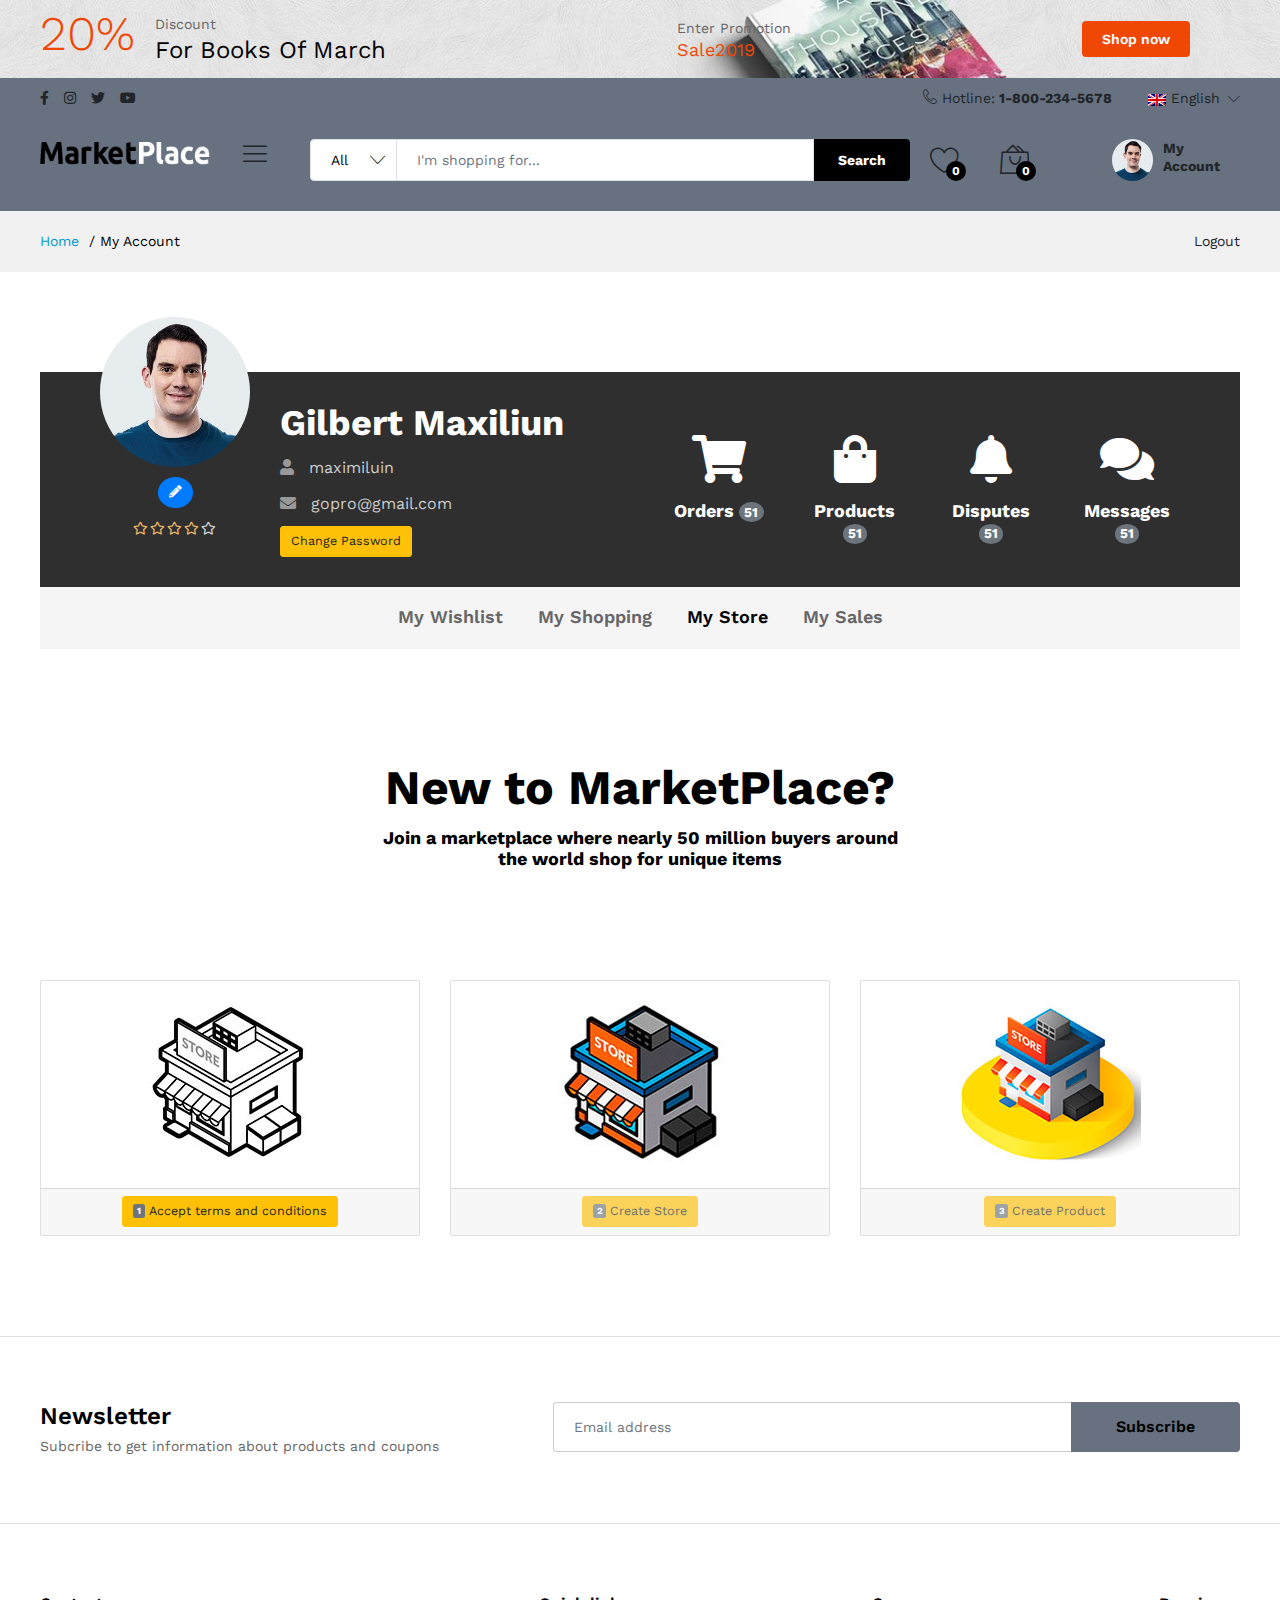
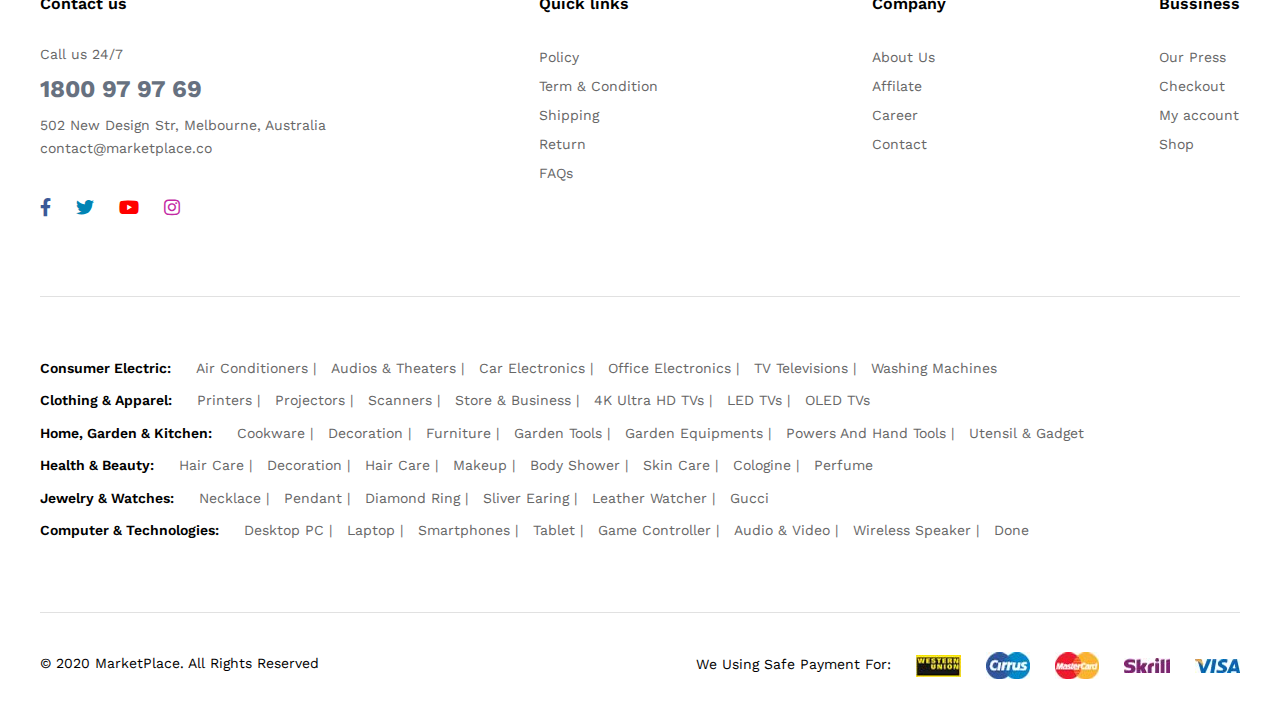
<file: my-account_new-store.html>
<!DOCTYPE html>
<html lang="es">
<head>

	<meta charset="utf-8">
    <meta http-equiv="X-UA-Compatible" content="IE=edge">
    <meta name="viewport" content="width=device-width, initial-scale=1.0">
    <meta name="format-detection" content="telephone=no">
    <meta name="apple-mobile-web-app-capable" content="yes">
    <meta name="author" content="">
    <meta name="keywords" content="">
    <meta name="description" content="">

	<title>MarketPlace | New Store</title>

	<link rel="icon" href="img/template/icono.png">

	<!--=====================================
	CSS
	======================================-->
	
	<!-- google font -->
	<link href="https://fonts.googleapis.com/css?family=Work+Sans:300,400,500,600,700&display=swap" rel="stylesheet">

	<!-- font awesome -->
	<link rel="stylesheet" href="css/plugins/fontawesome.min.css">

	<!-- linear icons -->
	<link rel="stylesheet" href="css/plugins/linearIcons.css">

	<!-- Bootstrap 4 -->
	<link rel="stylesheet" href="https://maxcdn.bootstrapcdn.com/bootstrap/4.4.1/css/bootstrap.min.css">
	
	<!-- Owl Carousel -->
	<link rel="stylesheet" href="css/plugins/owl.carousel.css">

	<!-- Slick -->
	<link rel="stylesheet" href="css/plugins/slick.css">

	<!-- Light Gallery -->
	<link rel="stylesheet" href="css/plugins/lightgallery.min.css">

	<!-- Font Awesome Start -->
	<link rel="stylesheet" href="css/plugins/fontawesome-stars.css">

	<!-- jquery Ui -->
	<link rel="stylesheet" href="css/plugins/jquery-ui.min.css">

	<!-- Select 2 -->
	<link rel="stylesheet" href="css/plugins/select2.min.css">

	<!-- Scroll Up -->
	<link rel="stylesheet" href="css/plugins/scrollUp.css">

    <!-- DataTable -->
    <link rel="stylesheet" href="css/plugins/dataTables.bootstrap4.min.css">
    <link rel="stylesheet" href="css/plugins/responsive.bootstrap.datatable.min.css">
	
	<!-- estilo principal -->
	<link rel="stylesheet" href="css/style.css">

	<!-- Market Place 4 -->
	<link rel="stylesheet" href="css/market-place-4.css">

	<!--=====================================
	PLUGINS JS
	======================================-->

	<!-- jQuery library -->
	<script src="js/plugins/jquery-1.12.4.min.js"></script>

	<!-- Popper JS -->
	<script src="https://cdnjs.cloudflare.com/ajax/libs/popper.js/1.16.0/umd/popper.min.js"></script>

	<!-- Latest compiled JavaScript -->
	<script src="https://maxcdn.bootstrapcdn.com/bootstrap/4.4.1/js/bootstrap.min.js"></script>

	<!-- Owl Carousel -->
	<script src="js/plugins/owl.carousel.min.js"></script>

	<!-- Images Loaded -->
	<script src="js/plugins/imagesloaded.pkgd.min.js"></script>

	<!-- Masonry -->
	<script src="js/plugins/masonry.pkgd.min.js"></script>

	<!-- Isotope -->
	<script src="js/plugins/isotope.pkgd.min.js"></script>

	<!-- jQuery Match Height -->
	<script src="js/plugins/jquery.matchHeight-min.js"></script>

	<!-- Slick -->
	<script src="js/plugins/slick.min.js"></script>

	<!-- jQuery Barrating -->
	<script src="js/plugins/jquery.barrating.min.js"></script>

	<!-- Slick Animation -->
	<script src="js/plugins/slick-animation.min.js"></script>

	<!-- Light Gallery -->
	<script src="js/plugins/lightgallery-all.min.js"></script>

	<!-- jQuery UI -->
	<script src="js/plugins/jquery-ui.min.js"></script>

	<!-- Sticky Sidebar -->
	<script src="js/plugins/sticky-sidebar.min.js"></script>

	<!-- Slim Scroll -->
	<script src="js/plugins/jquery.slimscroll.min.js"></script>

	<!-- Select 2 -->
	<script src="js/plugins/select2.full.min.js"></script>

	<!-- Scroll Up -->
	<script src="js/plugins/scrollUP.js"></script>

    <!-- DataTable -->
    <script src="js/plugins/jquery.dataTables.min.js"></script>
    <script src="js/plugins/dataTables.bootstrap4.min.js"></script>
    <script src="js/plugins/dataTables.responsive.min.js"></script>
	
</head>

<body>

	<!--=====================================
	Header Promotion
	======================================-->

	<div class="ps-block--promotion-header bg--cover" style="background: url(img/banner/top/header-promotion.jpg);">
        <div class="container">
            <div class="ps-block__left">
                <h3>20%</h3>
                <figure>
                    <p>Discount</p>
                    <h4>For Books Of March</h4>
                </figure>
            </div>
            <div class="ps-block__center">
                <p>Enter Promotion<span>Sale2019</span></p>
            </div><a class="ps-btn ps-btn--sm" href="#">Shop now</a>
        </div>
    </div>

    <!--=====================================
	Header
	======================================-->

    <header class="header header--standard header--market-place-4" data-sticky="true">

    	<!--=====================================
		Header TOP
		======================================-->

        <div class="header__top">

            <div class="container">

            	<!--=====================================
				Social 
				======================================-->

                <div class="header__left">
                    <ul class="d-flex justify-content-center">
						<li><a href="#" target="_blank"><i class="fab fa-facebook-f mr-4"></i></a></li>
						<li><a href="#" target="_blank"><i class="fab fa-instagram mr-4"></i></a></li>					
						<li><a href="#" target="_blank"><i class="fab fa-twitter mr-4"></i></a></li>
						<li><a href="#" target="_blank"><i class="fab fa-youtube mr-4"></i></a></li>
					</ul>
                </div>

                <!--=====================================
				Contact & lenguage 
				======================================-->

                <div class="header__right">
                    <ul class="header__top-links"> 
                    	<li><i class="icon-telephone"></i> Hotline:<strong> 1-800-234-5678</strong></li>                     
                        <li>
                            <div class="ps-dropdown language"><a href="#"><img src="img/template/en.png" alt="">English</a>
                                <ul class="ps-dropdown-menu">
                                    <li><a href="#"><img src="img/template/es.png" alt=""> Spanish</a></li>
                                </ul>
                            </div>
                        </li>
                    </ul>
                </div>

            </div><!-- End Container -->

        </div><!-- Header Top -->

      	<!--=====================================
		Header Content
		======================================-->

        <div class="header__content">

            <div class="container">

                <div class="header__content-left">

                	<!--=====================================
					Logo
					======================================-->

                	<a class="ps-logo" href="index.html">
                		<img src="img/template/logo_light.png" alt="">
                	</a>

                	<!--=====================================
					Menú
					======================================-->

                    <div class="menu--product-categories">
                        
                        <div class="menu__toggle">
                        	<i class="icon-menu"></i>
                        	<span> Shop by Department</span>
                        </div>

                        <div class="menu__content">
                            <ul class="menu--dropdown">
                                <li>
                                	<a href="#"><i class="icon-star"></i> Hot Promotions</a>
                                </li>
                                <li class="menu-item-has-children has-mega-menu">
                                	<a href="#"><i class="icon-laundry"></i> Consumer Electronic</a>
                                    <div class="mega-menu">
                                        <div class="mega-menu__column">
                                            <h4>Electronic<span class="sub-toggle"></span></h4>
                                            <ul class="mega-menu__list">
                                                <li><a href="#">Home Audio &amp; Theathers</a>
                                                </li>
                                                <li><a href="#">TV &amp; Videos</a>
                                                </li>
                                                <li><a href="#">Camera, Photos &amp; Videos</a>
                                                </li>
                                                <li><a href="#">Cellphones &amp; Accessories</a>
                                                </li>
                                                <li><a href="#">Headphones</a>
                                                </li>
                                                <li><a href="#">Videosgames</a>
                                                </li>
                                                <li><a href="#">Wireless Speakers</a>
                                                </li>
                                                <li><a href="#">Office Electronic</a>
                                                </li>
                                            </ul>
                                        </div>
                                        <div class="mega-menu__column">
                                            <h4>Accessories &amp; Parts<span class="sub-toggle"></span></h4>
                                            <ul class="mega-menu__list">
                                                <li><a href="#">Digital Cables</a>
                                                </li>
                                                <li><a href="#">Audio &amp; Video Cables</a>
                                                </li>
                                                <li><a href="#">Batteries</a>
                                                </li>
                                            </ul>
                                        </div>
                                    </div>
                                </li>
                                <li>
                                	<a href="#"><i class="icon-shirt"></i> Clothing &amp; Apparel</a>
                                </li>
                                <li>
                                	<a href="#"><i class="icon-lampshade"></i> Home, Garden &amp; Kitchen</a>
                                </li>
                                <li>
                                	<a href="#"><i class="icon-heart-pulse"></i> Health &amp; Beauty</a>
                                </li>
                                <li>
                                	<a href="#"><i class="icon-diamond2"></i> Yewelry &amp; Watches</a>
                                </li>
                                <li class="menu-item-has-children has-mega-menu">
                                	<a href="#"><i class="icon-desktop"></i> Computer &amp; Technology</a>
                                    <div class="mega-menu">
                                        <div class="mega-menu__column">
                                            <h4>Computer &amp; Technologies<span class="sub-toggle"></span></h4>
                                            <ul class="mega-menu__list">
                                                <li><a href="#">Computer &amp; Tablets</a>
                                                </li>
                                                <li><a href="#">Laptop</a>
                                                </li>
                                                <li><a href="#">Monitors</a>
                                                </li>
                                                <li><a href="#">Networking</a>
                                                </li>
                                                <li><a href="#">Drive &amp; Storages</a>
                                                </li>
                                                <li><a href="#">Computer Components</a>
                                                </li>
                                                <li><a href="#">Security &amp; Protection</a>
                                                </li>
                                                <li><a href="#">Gaming Laptop</a>
                                                </li>
                                                <li><a href="#">Accessories</a>
                                                </li>
                                            </ul>
                                        </div>
                                    </div>
                                </li>
                                <li>
                                	<a href="#"><i class="icon-baby-bottle"></i> Babies &amp; Moms</a>
                                </li>
                                <li>
                                	<a href="#"><i class="icon-baseball"></i> Sport &amp; Outdoor</a>
                                </li>
                                <li>
                                	<a href="#"><i class="icon-smartphone"></i> Phones &amp; Accessories</a>
                                </li>
                                <li>
                                	<a href="#"><i class="icon-book2"></i> Books &amp; Office</a>
                                </li>
                                <li>
                                	<a href="#"><i class="icon-car-siren"></i> Cars &amp; Motocycles</a>
                                </li>
                                <li>
                                	<a href="#"><i class="icon-wrench"></i> Home Improments</a>
                                </li>
                                <li>
                                	<a href="#"><i class="icon-tag"></i> Vouchers &amp; Services</a>
                                </li>
                            </ul>

                        </div>

                    </div><!-- End menu-->

                </div><!-- End Header Content Left-->

                <!--=====================================
				Search
				======================================-->

                <div class="header__content-center">
                    <form class="ps-form--quick-search" action="index.html" method="get">
                        <div class="form-group--icon">
                        	<i class="icon-chevron-down"></i>
                            <select class="form-control">
                                <option value="1">All</option>
                                <option value="1">Smartphone</option>
                                <option value="1">Sounds</option>
                                <option value="1">Technology toys</option>
                            </select>
                        </div>
                        <input class="form-control" type="text" placeholder="I'm shopping for...">
                        <button>Search</button>
                    </form>
                </div>

                <div class="header__content-right">

                    <div class="header__actions">

                    	<!--=====================================
						Wishlist
						======================================-->

                    	<a class="header__extra" href="#">
                    		<i class="icon-heart"></i><span><i>0</i></span>
                    	</a>

                    	<!--=====================================
						Cart
						======================================-->

                        <div class="ps-cart--mini">

                        	<a class="header__extra" href="#">
                        		<i class="icon-bag2"></i><span><i>0</i></span>
                        	</a>

                            <div class="ps-cart__content">

                                <div class="ps-cart__items">

                                    <div class="ps-product--cart-mobile">

                                        <div class="ps-product__thumbnail">
                                        	<a href="#">
                                        		<img src="img/products/clothing/7.jpg" alt="">
                                        	</a>
                                        </div>

                                        <div class="ps-product__content">
                                        	<a class="ps-product__remove" href="#">
                                        		<i class="icon-cross"></i>
                                        	</a>
                                        	<a href="product-default.html">MVMTH Classical Leather Watch In Black</a>
                                            <p><strong>Sold by:</strong> YOUNG SHOP</p>
                                            <small>1 x $59.99</small>
                                        </div>

                                    </div>

                                    <div class="ps-product--cart-mobile">

                                        <div class="ps-product__thumbnail">
                                        	<a href="#">
                                        		<img src="img/products/clothing/5.jpg" alt="">
                                        	</a>
                                        </div>

                                        <div class="ps-product__content">
                                        	<a class="ps-product__remove" href="#">
                                        		<i class="icon-cross"></i>
                                        	</a>
                                        	<a href="product-default.html">Sleeve Linen Blend Caro Pane Shirt</a>
                                            <p><strong>Sold by:</strong> YOUNG SHOP</p>
                                            <small>1 x $59.99</small>
                                        </div>

                                    </div>

                                </div>

                                <div class="ps-cart__footer">

                                    <h3>Sub Total:<strong>$59.99</strong></h3>
                                    <figure>
                                    	<a class="ps-btn" href="shopping-cart.html">View Cart</a>
                                    	<a class="ps-btn" href="checkout.html">Checkout</a>
                                    </figure>

                                </div>

                            </div>

                        </div>

						<!--=====================================
						Login and Register
						======================================-->

                        <div class="ps-block--user-header">
                            <div class="ps-block__left">
                            	<img class="img-fluid rounded-circle w-50 ml-auto" src="img/vendor/store/user/5.jpg" alt="">
                            </div>
                            <div class="ps-block__right">
                            	<a href="my-account.html">My Account</a>
                            	
                            </div>
                        </div>

                    </div><!-- End Header Actions-->

                </div><!-- End Header Content Right-->

            </div><!-- End Container-->

        </div><!-- End Header Content-->

    </header>

  	<!--=====================================
	Header Mobile
	======================================-->

    <header class="header header--mobile" data-sticky="true">

        <div class="header__top">

            <div class="header__left">

                <ul class="d-flex justify-content-center">
					<li><a href="#" target="_blank"><i class="fab fa-facebook-f mr-4"></i></a></li>
					<li><a href="#" target="_blank"><i class="fab fa-instagram mr-4"></i></a></li>					
					<li><a href="#" target="_blank"><i class="fab fa-twitter mr-4"></i></a></li>
					<li><a href="#" target="_blank"><i class="fab fa-youtube mr-4"></i></a></li>
				</ul>
            </div>

            <div class="header__right">

                <ul class="navigation__extra">

                   <li><i class="icon-telephone"></i> Hotline:<strong> 1-800-234-5678</strong></li>    

                    <li>

                        <div class="ps-dropdown language"><a href="#"><img src="img/template/en.png" alt="">English</a>

                            <ul class="ps-dropdown-menu">

                                <li><a href="#"><img src="img/template/es.png" alt=""> Español</a></li>

                            </ul>

                        </div>

                    </li>

                </ul>

            </div>

        </div>

        <div class="navigation--mobile">

            <div class="navigation__left">

        	  	<!--=====================================
				Menu Mobile
				======================================-->

                <div class="menu--product-categories">
                    
                    <div class="ps-shop__filter-mb mt-4" id="filter-sidebar">
                    	<i class="icon-menu "></i>
                    </div>

	            	<div class="ps-filter--sidebar">

					    <div class="ps-filter__header">
					        <h3>Categories</h3><a class="ps-btn--close ps-btn--no-boder" href="#"></a>
					    </div>

					    <div class="ps-filter__content">

					        <aside class="widget widget_shop">

					            <ul class="ps-list--categories">
					                <li class="current-menu-item menu-item-has-children"><a href="shop-default.html">Clothing &amp; Apparel</a><span class="sub-toggle"><i class="fa fa-angle-down"></i></span>
					                    <ul class="sub-menu" style="display: none;">
					                        <li class="current-menu-item "><a href="shop-default.html">Womens</a>
					                        </li>
					                        <li class="current-menu-item "><a href="shop-default.html">Mens</a>
					                        </li>
					                        <li class="current-menu-item "><a href="shop-default.html">Bags</a>
					                        </li>
					                        <li class="current-menu-item "><a href="shop-default.html">Sunglasses</a>
					                        </li>
					                        <li class="current-menu-item "><a href="shop-default.html">Accessories</a>
					                        </li>
					                        <li class="current-menu-item "><a href="shop-default.html">Kid's Fashion</a>
					                        </li>
					                    </ul>
					                </li>
					                <li class="current-menu-item menu-item-has-children"><a href="shop-default.html">Garden &amp; Kitchen</a><span class="sub-toggle active"><i class="fa fa-angle-down"></i></span>
					                    <ul class="sub-menu" style="display: block;">
					                        <li class="current-menu-item "><a href="shop-default.html">Cookware</a>
					                        </li>
					                        <li class="current-menu-item "><a href="shop-default.html">Decoration</a>
					                        </li>
					                        <li class="current-menu-item "><a href="shop-default.html">Furniture</a>
					                        </li>
					                        <li class="current-menu-item "><a href="shop-default.html">Garden Tools</a>
					                        </li>
					                        <li class="current-menu-item "><a href="shop-default.html">Home Improvement</a>
					                        </li>
					                        <li class="current-menu-item "><a href="shop-default.html">Powers And Hand Tools</a>
					                        </li>
					                        <li class="current-menu-item "><a href="shop-default.html">Utensil &amp; Gadget</a>
					                        </li>
					                    </ul>
					                </li>
					                <li class="current-menu-item menu-item-has-children"><a href="shop-default.html">Consumer Electrics</a><span class="sub-toggle"><i class="fa fa-angle-down"></i></span>
					                    <ul class="sub-menu" style="">
					                        <li class="current-menu-item menu-item-has-children"><a href="shop-default.html">Air Conditioners</a><span class="sub-toggle"><i class="fa fa-angle-down"></i></span>
					                            <ul class="sub-menu" style="">
					                                <li class="current-menu-item "><a href="shop-default.html">Accessories</a>
					                                </li>
					                                <li class="current-menu-item "><a href="shop-default.html">Type Hanging Cell</a>
					                                </li>
					                                <li class="current-menu-item "><a href="shop-default.html">Type Hanging Wall</a>
					                                </li>
					                            </ul>
					                        </li>
					                        <li class="current-menu-item menu-item-has-children"><a href="shop-default.html">Audios &amp; Theaters</a><span class="sub-toggle"><i class="fa fa-angle-down"></i></span>
					                            <ul class="sub-menu" style="">
					                                <li class="current-menu-item "><a href="shop-default.html">Headphone</a>
					                                </li>
					                                <li class="current-menu-item "><a href="shop-default.html">Home Theater System</a>
					                                </li>
					                                <li class="current-menu-item "><a href="shop-default.html">Speakers</a>
					                                </li>
					                            </ul>
					                        </li>
					                        <li class="current-menu-item menu-item-has-children"><a href="shop-default.html">Car Electronics</a><span class="sub-toggle"><i class="fa fa-angle-down"></i></span>
					                            <ul class="sub-menu" style="">
					                                <li class="current-menu-item "><a href="shop-default.html">Audio &amp; Video</a>
					                                </li>
					                                <li class="current-menu-item "><a href="shop-default.html">Car Security</a>
					                                </li>
					                                <li class="current-menu-item "><a href="shop-default.html">Radar Detector</a>
					                                </li>
					                                <li class="current-menu-item "><a href="shop-default.html">Vehicle GPS</a>
					                                </li>
					                            </ul>
					                        </li>
					                        <li class="current-menu-item menu-item-has-children"><a href="shop-default.html">Office Electronics</a><span class="sub-toggle"><i class="fa fa-angle-down"></i></span>
					                            <ul class="sub-menu" style="">
					                                <li class="current-menu-item "><a href="shop-default.html">Printers</a>
					                                </li>
					                                <li class="current-menu-item "><a href="shop-default.html">Projectors</a>
					                                </li>
					                                <li class="current-menu-item "><a href="shop-default.html">Scanners</a>
					                                </li>
					                                <li class="current-menu-item "><a href="shop-default.html">Store &amp; Business</a>
					                                </li>
					                            </ul>
					                        </li>
					                        <li class="current-menu-item menu-item-has-children"><a href="shop-default.html">TV Televisions</a><span class="sub-toggle"><i class="fa fa-angle-down"></i></span>
					                            <ul class="sub-menu" style="">
					                                <li class="current-menu-item "><a href="shop-default.html">4K Ultra HD TVs</a>
					                                </li>
					                                <li class="current-menu-item "><a href="shop-default.html">LED TVs</a>
					                                </li>
					                                <li class="current-menu-item "><a href="shop-default.html">OLED TVs</a>
					                                </li>
					                            </ul>
					                        </li>
					                        <li class="current-menu-item menu-item-has-children"><a href="shop-default.html">Washing Machines</a><span class="sub-toggle"><i class="fa fa-angle-down"></i></span>
					                            <ul class="sub-menu" style="">
					                                <li class="current-menu-item "><a href="shop-default.html">Type Drying Clothes</a>
					                                </li>
					                                <li class="current-menu-item "><a href="shop-default.html">Type Horizontal</a>
					                                </li>
					                                <li class="current-menu-item "><a href="shop-default.html">Type Vertical</a>
					                                </li>
					                            </ul>
					                        </li>
					                        <li class="current-menu-item "><a href="shop-default.html">Refrigerators</a>
					                        </li>
					                    </ul>
					                </li>
					                <li class="current-menu-item menu-item-has-children"><a href="shop-default.html">Health &amp; Beauty</a><span class="sub-toggle"><i class="fa fa-angle-down"></i></span>
					                    <ul class="sub-menu" style="">
					                        <li class="current-menu-item "><a href="shop-default.html">Equipments</a>
					                        </li>
					                        <li class="current-menu-item "><a href="shop-default.html">Hair Care</a>
					                        </li>
					                        <li class="current-menu-item "><a href="shop-default.html">Perfumer</a>
					                        </li>
					                        <li class="current-menu-item "><a href="shop-default.html">Skin Care</a>
					                        </li>
					                    </ul>
					                </li>
					                <li class="current-menu-item menu-item-has-children"><a href="shop-default.html">Computers &amp; Technologies</a><span class="sub-toggle"><i class="fa fa-angle-down"></i></span>
					                    <ul class="sub-menu" style="">
					                        <li class="current-menu-item "><a href="shop-default.html">Desktop PC</a>
					                        </li>
					                        <li class="current-menu-item "><a href="shop-default.html">Laptop</a>
					                        </li>
					                        <li class="current-menu-item "><a href="shop-default.html">Smartphones</a>
					                        </li>
					                    </ul>
					                </li>
					                <li class="current-menu-item menu-item-has-children"><a href="shop-default.html">Jewelry &amp; Watches</a><span class="sub-toggle"><i class="fa fa-angle-down"></i></span>
					                    <ul class="sub-menu" style="">
					                        <li class="current-menu-item "><a href="shop-default.html">Gemstone Jewelry</a>
					                        </li>
					                        <li class="current-menu-item "><a href="shop-default.html">Men's Watches</a>
					                        </li>
					                        <li class="current-menu-item "><a href="shop-default.html">Women's Watches</a>
					                        </li>
					                    </ul>
					                </li>
					                <li class="current-menu-item menu-item-has-children"><a href="shop-default.html">Phones &amp; Accessories</a><span class="sub-toggle"><i class="fa fa-angle-down"></i></span>
					                    <ul class="sub-menu" style="">
					                        <li class="current-menu-item "><a href="shop-default.html">Iphone 8</a>
					                        </li>
					                        <li class="current-menu-item "><a href="shop-default.html">Iphone X</a>
					                        </li>
					                        <li class="current-menu-item "><a href="shop-default.html">Sam Sung Note 8</a>
					                        </li>
					                        <li class="current-menu-item "><a href="shop-default.html">Sam Sung S8</a>
					                        </li>
					                    </ul>
					                </li>
					                <li class="current-menu-item menu-item-has-children"><a href="shop-default.html">Sport &amp; Outdoor</a><span class="sub-toggle"><i class="fa fa-angle-down"></i></span>
					                    <ul class="sub-menu" style="">
					                        <li class="current-menu-item "><a href="shop-default.html">Freezer Burn</a>
					                        </li>
					                        <li class="current-menu-item "><a href="shop-default.html">Fridge Cooler</a>
					                        </li>
					                        <li class="current-menu-item "><a href="shop-default.html">Wine Cabinets</a>
					                        </li>
					                    </ul>
					                </li>
					                <li class="current-menu-item "><a href="shop-default.html">Babies &amp; Moms</a>
					                </li>
					                <li class="current-menu-item "><a href="shop-default.html">Books &amp; Office</a>
					                </li>
					                <li class="current-menu-item "><a href="shop-default.html">Cars &amp; Motocycles</a>
					                </li>
					            </ul>

					        </aside>   

					    </div>

					</div>        

                </div><!-- End menu-->

            </div>

            <div class="navigation__center">

            	<a class="ps-logo" href="index.html">
            		<img src="img/template/logo_light.png" class="pt-3" alt="">
            	</a>
            </div>

            <div class="navigation__right">

                <div class="header__actions">

                	<!--=====================================
					Cart
					======================================-->

                    <div class="ps-cart--mini">

                    	<a class="header__extra" href="#">
                    		<i class="icon-bag2"></i><span><i>0</i></span>
                    	</a>

                        <div class="ps-cart__content">

                            <div class="ps-cart__items">

                                <div class="ps-product--cart-mobile">

                                    <div class="ps-product__thumbnail">
                                    	<a href="#">
                                    		<img src="img/products/clothing/7.jpg" alt="">
                                    	</a>
                                    </div>

                                    <div class="ps-product__content">
                                    	
                                    	<a class="ps-product__remove" href="#">
                                    		<i class="icon-cross"></i>
                                    	</a>

                                    	<a href="product-default.html">MVMTH Classical Leather Watch In Black</a>
                                        <p><strong>Sold by:</strong> YOUNG SHOP</p>
                                        <small>1 x $59.99</small>

                                    </div>

                                </div>

                                <div class="ps-product--cart-mobile">

                                    <div class="ps-product__thumbnail">

                                    	<a href="#"><img src="img/products/clothing/5.jpg" alt=""></a>

                                    </div>

                                    <div class="ps-product__content">
                                    	<a class="ps-product__remove" href="#">
                                    		<i class="icon-cross"></i>
                                    	</a>
                                    	<a href="product-default.html">Sleeve Linen Blend Caro Pane Shirt</a>
                                        <p><strong>Sold by:</strong> YOUNG SHOP</p>
                                        <small>1 x $59.99</small>

                                    </div>

                                </div>

                            </div>

                            <div class="ps-cart__footer">

                                <h3>Sub Total:<strong>$59.99</strong></h3>

                                <figure>
                                	<a class="ps-btn" href="shopping-cart.html">View Cart</a>
                                	<a class="ps-btn" href="checkout.html">Checkout</a>
                                </figure>

                            </div>

                        </div>

                    </div>

                    <!--=====================================
					Login and Register
					======================================-->

                    <div class="ps-block--user-header">

                        <div class="ps-block__left">
                        	<i class="icon-user"></i>
                        </div>
                        <div class="ps-block__right">
                        	<a href="my-account.html">My Account</a>
                        </div>

                    </div>

                </div>

            </div>

        </div>

        <!--=====================================
		Search
		======================================-->

        <div class="ps-search--mobile">

            <form class="ps-form--search-mobile" action="index.html" method="get">
                <div class="form-group--nest">
                    <input class="form-control" type="text" placeholder="Search something...">
                    <button><i class="icon-magnifier"></i></button>
                </div>
            </form>

        </div>

    </header> <!-- End Header Mobile -->

    <!--=====================================
    Breadcrumb
    ======================================-->  
	
	<div class="ps-breadcrumb">

        <div class="container">

            <ul class="breadcrumb">

                <li><a href="index.html">Home</a></li>

                <li>My Account</li>

            </ul>

            <a href="#" class="float-right">Logout</a>

        </div>

    </div>

    <!--=====================================
    My Account Content
    ======================================--> 

    <div class="ps-vendor-dashboard pro">

        <div class="container">

            <div class="ps-section__header">

                <!--=====================================
                Profile
                ======================================--> 

                <aside class="ps-block--store-banner">

                    <div class="ps-block__user">

                        <div class="ps-block__user-avatar">

                            <img src="img/vendor/store/user/5.jpg" alt="">

                            <div class="br-wrapper">

                               <button class="btn btn-primary btn-lg rounded-circle"><i class="fas fa-pencil-alt"></i></button>

                            </div>

                            <div class="br-wrapper br-theme-fontawesome-stars mt-3">

                                <select class="ps-rating" data-read-only="true" style="display: none;">
                                    <option value="1">1</option>
                                    <option value="1">2</option>
                                    <option value="1">3</option>
                                    <option value="1">4</option>
                                    <option value="2">5</option>
                                </select>

                            </div>

                        </div>

                        <div class="ps-block__user-content text-center text-lg-left">

                            <h2 class="text-white">Gilbert Maxiliun</h2>

                            <p><i class="fas fa-user"></i> maximiluin</p>

                            <p><i class="fas fa-envelope"></i> gopro@gmail.com</p>

                            <button class="btn btn-warning btn-lg">Change Password</button>

                        </div>

                        <div class="row ml-lg-auto pt-5">

                            <div class="col-lg-3 col-6">
                                <div class="text-center">
                                    <a href="#">
                                        <h1><i class="fas fa-shopping-cart text-white"></i></h1>
                                        <h4 class="text-white">Orders <span class="badge badge-secondary rounded-circle">51</span></h4>
                                    </a>
                                </div>
                            </div><!-- box /-->
                
                            <div class="col-lg-3 col-6">
                                <div class="text-center">
                                    <a href="#">
                                        <h1><i class="fas fa-shopping-bag text-white"></i></h1>
                                        <h4 class="text-white">Products <span class="badge badge-secondary rounded-circle">51</span></h4>
                                    </a>
                                </div>
                            </div><!-- box /-->
                
                            <div class="col-lg-3 col-6">
                                <div class="text-center">
                                    <a href="#">
                                        <h1><i class="fas fa-bell text-white"></i></h1>
                                        <h4 class="text-white">Disputes <span class="badge badge-secondary rounded-circle">51</span></h4>
                                    </a>
                                </div>
                            </div><!-- box /-->
                
                            <div class="col-lg-3 col-6">
                                <div class="text-center">
                                    <a href="#">
                                        <h1><i class="fas fa-comments text-white"></i></h1>
                                        <h4 class="text-white">Messages <span class="badge badge-secondary rounded-circle">51</span></h4>
                                    </a>
                                </div>
                            </div><!-- box /-->
                        </div>

                    </div>

                </aside><!-- s -->

                <!--=====================================
                Nav Account
                ======================================--> 
   
                <div class="ps-section__content">

                    <ul class="ps-section__links">
                        <li><a href=my-account_wishlist.html>My Wishlist</a></li>
                        <li><a href="my-account_my-shopping.html">My Shopping</a></li>
                        <li  class="active"><a href="my-account_my-store.html">My Store</a></li>
                        <li><a href="my-account_my-sales.html">My Sales</a></li>
                    </ul>

                    <!--=====================================
                    New Store
                    ======================================--> 
                     <div class="ps-page__content text-center row">

                        <div class="container">

                            <div class="ps-section__header">

                                <h1>New to MarketPlace?</h1>

                                <h4>Join a marketplace where nearly 50 million buyers around <br> the world shop for unique items</h4>

                            </div>

                            <div class="row">

                                <div class="col-lg-4 col-12">

                                    <div class="card">

                                        <div class="card-body">
                                    
                                            <img src="img/shop-1.jpg" class="img-fluid">

                                        </div>

                                        <div class="card-footer text-center">

                                            <button class="btn btn-warning btn-lg"><span class="badge badge-secondary">1</span> Accept terms and conditions</button>
                                        
                                        </div>

                                    </div>

                                </div>

                                <div class="col-lg-4 col-12">

                                    <div class="card">

                                        <div class="card-body">
                                    
                                            <img src="img/shop-2.jpg" class="img-fluid">

                                        </div>

                                        <div class="card-footer text-center">

                                            <button class="btn btn-warning btn-lg disabled"><span class="badge badge-secondary">2</span> Create Store</button>
                                        
                                        </div>

                                    </div>

                                </div>

                                 <div class="col-lg-4 col-12">

                                    <div class="card">

                                        <div class="card-body">
                                    
                                            <img src="img/shop-3.jpg" class="img-fluid">

                                        </div>

                                        <div class="card-footer text-center">

                                            <button class="btn btn-warning btn-lg disabled"><span class="badge badge-secondary">3</span> Create Product</button>
                                        
                                        </div>

                                    </div>

                                </div>

                            </div>

                        </div>

                    </div>
                 

                </div>

 
            </div>

        </div>

    </div>

    <!--=====================================
	Newletter
	======================================-->  

    <div class="ps-newsletter">

        <div class="container">

            <form class="ps-form--newsletter" action="do_action" method="post">

                <div class="row">

                    <div class="col-xl-5 col-12 ">
                        <div class="ps-form__left">
                            <h3>Newsletter</h3>
                            <p>Subcribe to get information about products and coupons</p>
                        </div>
                    </div>

                    <div class="col-xl-7 col-12 ">

                        <div class="ps-form__right">

                            <div class="form-group--nest">

                                <input class="form-control" type="email" placeholder="Email address">
                                <button class="ps-btn">Subscribe</button>

                            </div>

                        </div>

                    </div>

                </div>

            </form>

        </div>

    </div>

    <!--=====================================
	Footer
	======================================-->  

    <footer class="ps-footer">

        <div class="container">

            <div class="ps-footer__widgets">

            	<!--=====================================
				Contact us
				======================================-->  

                <aside class="widget widget_footer widget_contact-us">

                    <h4 class="widget-title">Contact us</h4>

                    <div class="widget_content">

                        <p>Call us 24/7</p>
                        <h3>1800 97 97 69</h3>
                        <p>502 New Design Str, Melbourne, Australia <br>
                        	<a href="mailto:contact@marketplace.co">contact@marketplace.co</a>
                    	</p>

                        <ul class="ps-list--social">
                            <li><a class="facebook" href="#"><i class="fab fa-facebook-f"></i></a></li>
                            <li><a class="twitter" href="#"><i class="fab fa-twitter"></i></a></li>
                            <li><a class="google-plus" href="#"><i class="fab fa-youtube"></i></a></li>
                            <li><a class="instagram" href="#"><i class="fab fa-instagram"></i></a></li>
                        </ul>

                    </div>

                </aside>

                <!--=====================================
				Quick Links
				======================================-->  

                <aside class="widget widget_footer">

                    <h4 class="widget-title">Quick links</h4>

                    <ul class="ps-list--link">

                        <li><a href="#">Policy</a></li>

                        <li><a href="#">Term &amp; Condition</a></li>

                        <li><a href="#">Shipping</a></li>

                        <li><a href="#">Return</a></li>

                        <li><a href="faqs.html">FAQs</a></li>

                    </ul>

                </aside>

                <!--=====================================
				Company
				======================================-->  

                <aside class="widget widget_footer">

                    <h4 class="widget-title">Company</h4>

                    <ul class="ps-list--link">

                        <li><a href="about-us.html">About Us</a></li>

                        <li><a href="#">Affilate</a></li>

                        <li><a href="#">Career</a></li>

                        <li><a href="contact-us.html">Contact</a></li>

                    </ul>

                </aside>

                <!--=====================================
				Bussiness
				======================================-->  

                <aside class="widget widget_footer">

                    <h4 class="widget-title">Bussiness</h4>

                    <ul class="ps-list--link">

                        <li><a href="#">Our Press</a></li>

                        <li><a href="checkout.html">Checkout</a></li>

                        <li><a href="my-account.html">My account</a></li>

                        <li><a href="shop-default.html">Shop</a></li>

                    </ul>

                </aside>

            </div>

          	<!--=====================================
			Categories Footer
			======================================-->  

            <div class="ps-footer__links">

                <p>
                	<strong>Consumer Electric:</strong>
                	<a href="#">Air Conditioners</a>
                	<a href="#">Audios &amp; Theaters</a>
                	<a href="#">Car Electronics</a>
                	<a href="#">Office Electronics</a>
                	<a href="#">TV Televisions</a>
                	<a href="#">Washing Machines</a>
                </p>

                <p>
                	<strong>Clothing &amp; Apparel:</strong>
                	<a href="#">Printers</a>
                	<a href="#">Projectors</a>
                	<a href="#">Scanners</a>
                	<a href="#">Store &amp; Business</a>
                	<a href="#">4K Ultra HD TVs</a>
                	<a href="#">LED TVs</a>
                	<a href="#">OLED TVs</a>
                </p>

                <p>
                	<strong>Home, Garden &amp; Kitchen:</strong>
                	<a href="#">Cookware</a>
                	<a href="#">Decoration</a>
                	<a href="#">Furniture</a>
                	<a href="#">Garden Tools</a>
                	<a href="#">Garden Equipments</a>
                	<a href="#">Powers And Hand Tools</a>
                	<a href="#">Utensil &amp; Gadget</a>
                </p>

                <p>
                	<strong>Health &amp; Beauty:</strong>
                	<a href="#">Hair Care</a>
                	<a href="#">Decoration</a>
                	<a href="#">Hair Care</a>
                	<a href="#">Makeup</a>
                	<a href="#">Body Shower</a>
                	<a href="#">Skin Care</a>
                	<a href="#">Cologine</a>
                	<a href="#">Perfume</a>
                </p>

                <p>
                	<strong>Jewelry &amp; Watches:</strong>
                	<a href="#">Necklace</a>
                	<a href="#">Pendant</a>
                	<a href="#">Diamond Ring</a>
                	<a href="#">Sliver Earing</a>
                	<a href="#">Leather Watcher</a>
                	<a href="#">Gucci</a>
                </p>

                <p>
                	<strong>Computer &amp; Technologies:</strong>
                	<a href="#">Desktop PC</a>
                	<a href="#">Laptop</a>
                	<a href="#">Smartphones</a>
                	<a href="#">Tablet</a>
                	<a href="#">Game Controller</a>
                	<a href="#">Audio &amp; Video</a>
                	<a href="#">Wireless Speaker</a>
                	<a href="#">Done</a>
                </p>

            </div>

            <!--=====================================
			CopyRight - Payment method Footer
			======================================-->  

            <div class="ps-footer__copyright">

                <p>© 2020 MarketPlace. All Rights Reserved</p>

                <p>
                	<span>We Using Safe Payment For:</span>

                	<a href="#">
                		<img src="img/payment-method/1.jpg" alt="">
                	</a>

                	<a href="#">
                		<img src="img/payment-method/2.jpg" alt="">
                	</a>

                	<a href="#">
                		<img src="img/payment-method/3.jpg" alt="">
                	</a>

                	<a href="#">
                		<img src="img/payment-method/4.jpg" alt="">
                	</a>

                	<a href="#">
                		<img src="img/payment-method/5.jpg" alt="">
                	</a>

                </p>

            </div>

        </div>

    </footer>

	<!--=====================================
	JS PERSONALIZADO
	======================================-->

	<script src="js/main.js"></script>
	
</body>
</html>
</file>
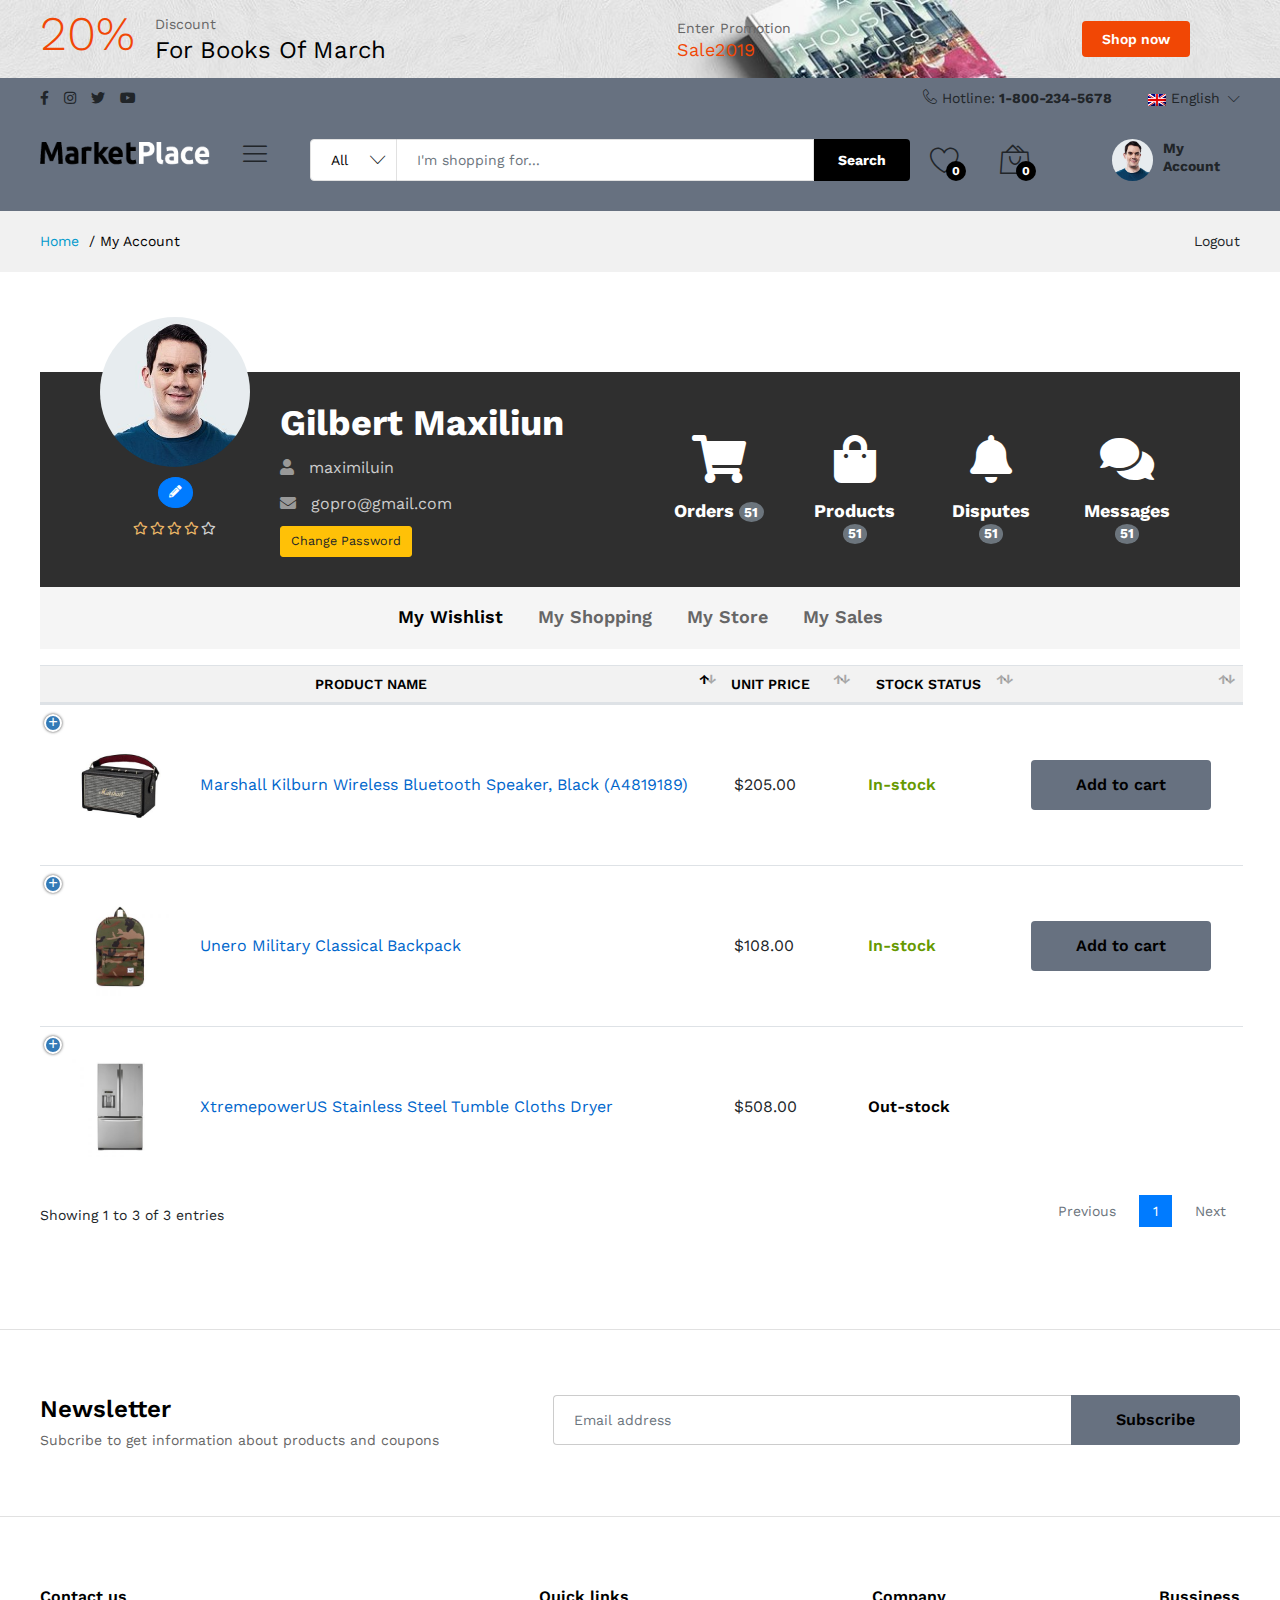
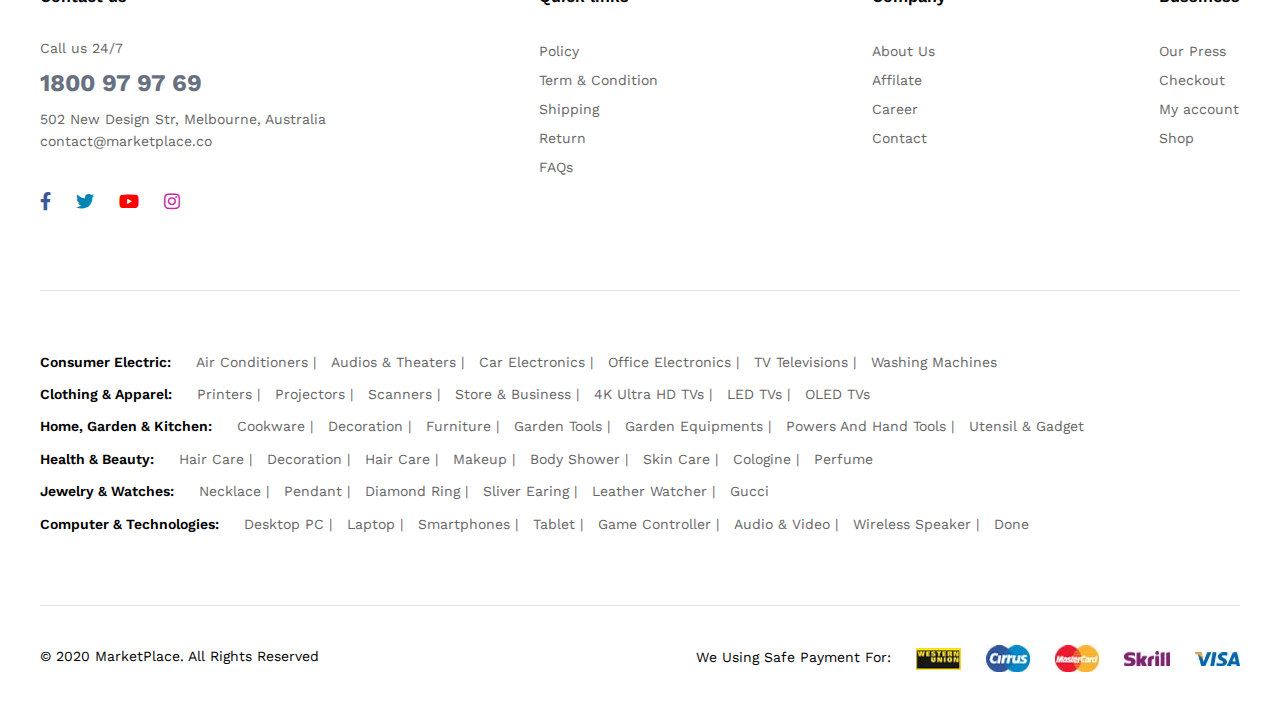
<file: my-account_wishlist.html>
<!DOCTYPE html>
<html lang="es">
<head>

	<meta charset="utf-8">
    <meta http-equiv="X-UA-Compatible" content="IE=edge">
    <meta name="viewport" content="width=device-width, initial-scale=1.0">
    <meta name="format-detection" content="telephone=no">
    <meta name="apple-mobile-web-app-capable" content="yes">
    <meta name="author" content="">
    <meta name="keywords" content="">
    <meta name="description" content="">

	<title>MarketPlace | Wishlist</title>

	<link rel="icon" href="img/template/icono.png">

	<!--=====================================
	CSS
	======================================-->
	
	<!-- google font -->
	<link href="https://fonts.googleapis.com/css?family=Work+Sans:300,400,500,600,700&display=swap" rel="stylesheet">

	<!-- font awesome -->
	<link rel="stylesheet" href="css/plugins/fontawesome.min.css">

	<!-- linear icons -->
	<link rel="stylesheet" href="css/plugins/linearIcons.css">

	<!-- Bootstrap 4 -->
	<link rel="stylesheet" href="https://maxcdn.bootstrapcdn.com/bootstrap/4.4.1/css/bootstrap.min.css">
	
	<!-- Owl Carousel -->
	<link rel="stylesheet" href="css/plugins/owl.carousel.css">

	<!-- Slick -->
	<link rel="stylesheet" href="css/plugins/slick.css">

	<!-- Light Gallery -->
	<link rel="stylesheet" href="css/plugins/lightgallery.min.css">

	<!-- Font Awesome Start -->
	<link rel="stylesheet" href="css/plugins/fontawesome-stars.css">

	<!-- jquery Ui -->
	<link rel="stylesheet" href="css/plugins/jquery-ui.min.css">

	<!-- Select 2 -->
	<link rel="stylesheet" href="css/plugins/select2.min.css">

	<!-- Scroll Up -->
	<link rel="stylesheet" href="css/plugins/scrollUp.css">

    <!-- DataTable -->
    <link rel="stylesheet" href="css/plugins/dataTables.bootstrap4.min.css">
    <link rel="stylesheet" href="css/plugins/responsive.bootstrap.datatable.min.css">
	
	<!-- estilo principal -->
	<link rel="stylesheet" href="css/style.css">

	<!-- Market Place 4 -->
	<link rel="stylesheet" href="css/market-place-4.css">

	<!--=====================================
	PLUGINS JS
	======================================-->

	<!-- jQuery library -->
	<script src="js/plugins/jquery-1.12.4.min.js"></script>

	<!-- Popper JS -->
	<script src="https://cdnjs.cloudflare.com/ajax/libs/popper.js/1.16.0/umd/popper.min.js"></script>

	<!-- Latest compiled JavaScript -->
	<script src="https://maxcdn.bootstrapcdn.com/bootstrap/4.4.1/js/bootstrap.min.js"></script>

	<!-- Owl Carousel -->
	<script src="js/plugins/owl.carousel.min.js"></script>

	<!-- Images Loaded -->
	<script src="js/plugins/imagesloaded.pkgd.min.js"></script>

	<!-- Masonry -->
	<script src="js/plugins/masonry.pkgd.min.js"></script>

	<!-- Isotope -->
	<script src="js/plugins/isotope.pkgd.min.js"></script>

	<!-- jQuery Match Height -->
	<script src="js/plugins/jquery.matchHeight-min.js"></script>

	<!-- Slick -->
	<script src="js/plugins/slick.min.js"></script>

	<!-- jQuery Barrating -->
	<script src="js/plugins/jquery.barrating.min.js"></script>

	<!-- Slick Animation -->
	<script src="js/plugins/slick-animation.min.js"></script>

	<!-- Light Gallery -->
	<script src="js/plugins/lightgallery-all.min.js"></script>

	<!-- jQuery UI -->
	<script src="js/plugins/jquery-ui.min.js"></script>

	<!-- Sticky Sidebar -->
	<script src="js/plugins/sticky-sidebar.min.js"></script>

	<!-- Slim Scroll -->
	<script src="js/plugins/jquery.slimscroll.min.js"></script>

	<!-- Select 2 -->
	<script src="js/plugins/select2.full.min.js"></script>

	<!-- Scroll Up -->
	<script src="js/plugins/scrollUP.js"></script>

    <!-- DataTable -->
    <script src="js/plugins/jquery.dataTables.min.js"></script>
    <script src="js/plugins/dataTables.bootstrap4.min.js"></script>
    <script src="js/plugins/dataTables.responsive.min.js"></script>
	
</head>

<body>

	<!--=====================================
	Header Promotion
	======================================-->

	<div class="ps-block--promotion-header bg--cover" style="background: url(img/banner/top/header-promotion.jpg);">
        <div class="container">
            <div class="ps-block__left">
                <h3>20%</h3>
                <figure>
                    <p>Discount</p>
                    <h4>For Books Of March</h4>
                </figure>
            </div>
            <div class="ps-block__center">
                <p>Enter Promotion<span>Sale2019</span></p>
            </div><a class="ps-btn ps-btn--sm" href="#">Shop now</a>
        </div>
    </div>

    <!--=====================================
	Header
	======================================-->

    <header class="header header--standard header--market-place-4" data-sticky="true">

    	<!--=====================================
		Header TOP
		======================================-->

        <div class="header__top">

            <div class="container">

            	<!--=====================================
				Social 
				======================================-->

                <div class="header__left">
                    <ul class="d-flex justify-content-center">
						<li><a href="#" target="_blank"><i class="fab fa-facebook-f mr-4"></i></a></li>
						<li><a href="#" target="_blank"><i class="fab fa-instagram mr-4"></i></a></li>					
						<li><a href="#" target="_blank"><i class="fab fa-twitter mr-4"></i></a></li>
						<li><a href="#" target="_blank"><i class="fab fa-youtube mr-4"></i></a></li>
					</ul>
                </div>

                <!--=====================================
				Contact & lenguage 
				======================================-->

                <div class="header__right">
                    <ul class="header__top-links"> 
                    	<li><i class="icon-telephone"></i> Hotline:<strong> 1-800-234-5678</strong></li>                     
                        <li>
                            <div class="ps-dropdown language"><a href="#"><img src="img/template/en.png" alt="">English</a>
                                <ul class="ps-dropdown-menu">
                                    <li><a href="#"><img src="img/template/es.png" alt=""> Spanish</a></li>
                                </ul>
                            </div>
                        </li>
                    </ul>
                </div>

            </div><!-- End Container -->

        </div><!-- Header Top -->

      	<!--=====================================
		Header Content
		======================================-->

        <div class="header__content">

            <div class="container">

                <div class="header__content-left">

                	<!--=====================================
					Logo
					======================================-->

                	<a class="ps-logo" href="index.html">
                		<img src="img/template/logo_light.png" alt="">
                	</a>

                	<!--=====================================
					Menú
					======================================-->

                    <div class="menu--product-categories">
                        
                        <div class="menu__toggle">
                        	<i class="icon-menu"></i>
                        	<span> Shop by Department</span>
                        </div>

                        <div class="menu__content">
                            <ul class="menu--dropdown">
                                <li>
                                	<a href="#"><i class="icon-star"></i> Hot Promotions</a>
                                </li>
                                <li class="menu-item-has-children has-mega-menu">
                                	<a href="#"><i class="icon-laundry"></i> Consumer Electronic</a>
                                    <div class="mega-menu">
                                        <div class="mega-menu__column">
                                            <h4>Electronic<span class="sub-toggle"></span></h4>
                                            <ul class="mega-menu__list">
                                                <li><a href="#">Home Audio &amp; Theathers</a>
                                                </li>
                                                <li><a href="#">TV &amp; Videos</a>
                                                </li>
                                                <li><a href="#">Camera, Photos &amp; Videos</a>
                                                </li>
                                                <li><a href="#">Cellphones &amp; Accessories</a>
                                                </li>
                                                <li><a href="#">Headphones</a>
                                                </li>
                                                <li><a href="#">Videosgames</a>
                                                </li>
                                                <li><a href="#">Wireless Speakers</a>
                                                </li>
                                                <li><a href="#">Office Electronic</a>
                                                </li>
                                            </ul>
                                        </div>
                                        <div class="mega-menu__column">
                                            <h4>Accessories &amp; Parts<span class="sub-toggle"></span></h4>
                                            <ul class="mega-menu__list">
                                                <li><a href="#">Digital Cables</a>
                                                </li>
                                                <li><a href="#">Audio &amp; Video Cables</a>
                                                </li>
                                                <li><a href="#">Batteries</a>
                                                </li>
                                            </ul>
                                        </div>
                                    </div>
                                </li>
                                <li>
                                	<a href="#"><i class="icon-shirt"></i> Clothing &amp; Apparel</a>
                                </li>
                                <li>
                                	<a href="#"><i class="icon-lampshade"></i> Home, Garden &amp; Kitchen</a>
                                </li>
                                <li>
                                	<a href="#"><i class="icon-heart-pulse"></i> Health &amp; Beauty</a>
                                </li>
                                <li>
                                	<a href="#"><i class="icon-diamond2"></i> Yewelry &amp; Watches</a>
                                </li>
                                <li class="menu-item-has-children has-mega-menu">
                                	<a href="#"><i class="icon-desktop"></i> Computer &amp; Technology</a>
                                    <div class="mega-menu">
                                        <div class="mega-menu__column">
                                            <h4>Computer &amp; Technologies<span class="sub-toggle"></span></h4>
                                            <ul class="mega-menu__list">
                                                <li><a href="#">Computer &amp; Tablets</a>
                                                </li>
                                                <li><a href="#">Laptop</a>
                                                </li>
                                                <li><a href="#">Monitors</a>
                                                </li>
                                                <li><a href="#">Networking</a>
                                                </li>
                                                <li><a href="#">Drive &amp; Storages</a>
                                                </li>
                                                <li><a href="#">Computer Components</a>
                                                </li>
                                                <li><a href="#">Security &amp; Protection</a>
                                                </li>
                                                <li><a href="#">Gaming Laptop</a>
                                                </li>
                                                <li><a href="#">Accessories</a>
                                                </li>
                                            </ul>
                                        </div>
                                    </div>
                                </li>
                                <li>
                                	<a href="#"><i class="icon-baby-bottle"></i> Babies &amp; Moms</a>
                                </li>
                                <li>
                                	<a href="#"><i class="icon-baseball"></i> Sport &amp; Outdoor</a>
                                </li>
                                <li>
                                	<a href="#"><i class="icon-smartphone"></i> Phones &amp; Accessories</a>
                                </li>
                                <li>
                                	<a href="#"><i class="icon-book2"></i> Books &amp; Office</a>
                                </li>
                                <li>
                                	<a href="#"><i class="icon-car-siren"></i> Cars &amp; Motocycles</a>
                                </li>
                                <li>
                                	<a href="#"><i class="icon-wrench"></i> Home Improments</a>
                                </li>
                                <li>
                                	<a href="#"><i class="icon-tag"></i> Vouchers &amp; Services</a>
                                </li>
                            </ul>

                        </div>

                    </div><!-- End menu-->

                </div><!-- End Header Content Left-->

                <!--=====================================
				Search
				======================================-->

                <div class="header__content-center">
                    <form class="ps-form--quick-search" action="index.html" method="get">
                        <div class="form-group--icon">
                        	<i class="icon-chevron-down"></i>
                            <select class="form-control">
                                <option value="1">All</option>
                                <option value="1">Smartphone</option>
                                <option value="1">Sounds</option>
                                <option value="1">Technology toys</option>
                            </select>
                        </div>
                        <input class="form-control" type="text" placeholder="I'm shopping for...">
                        <button>Search</button>
                    </form>
                </div>

                <div class="header__content-right">

                    <div class="header__actions">

                    	<!--=====================================
						Wishlist
						======================================-->

                    	<a class="header__extra" href="#">
                    		<i class="icon-heart"></i><span><i>0</i></span>
                    	</a>

                    	<!--=====================================
						Cart
						======================================-->

                        <div class="ps-cart--mini">

                        	<a class="header__extra" href="#">
                        		<i class="icon-bag2"></i><span><i>0</i></span>
                        	</a>

                            <div class="ps-cart__content">

                                <div class="ps-cart__items">

                                    <div class="ps-product--cart-mobile">

                                        <div class="ps-product__thumbnail">
                                        	<a href="#">
                                        		<img src="img/products/clothing/7.jpg" alt="">
                                        	</a>
                                        </div>

                                        <div class="ps-product__content">
                                        	<a class="ps-product__remove" href="#">
                                        		<i class="icon-cross"></i>
                                        	</a>
                                        	<a href="product-default.html">MVMTH Classical Leather Watch In Black</a>
                                            <p><strong>Sold by:</strong> YOUNG SHOP</p>
                                            <small>1 x $59.99</small>
                                        </div>

                                    </div>

                                    <div class="ps-product--cart-mobile">

                                        <div class="ps-product__thumbnail">
                                        	<a href="#">
                                        		<img src="img/products/clothing/5.jpg" alt="">
                                        	</a>
                                        </div>

                                        <div class="ps-product__content">
                                        	<a class="ps-product__remove" href="#">
                                        		<i class="icon-cross"></i>
                                        	</a>
                                        	<a href="product-default.html">Sleeve Linen Blend Caro Pane Shirt</a>
                                            <p><strong>Sold by:</strong> YOUNG SHOP</p>
                                            <small>1 x $59.99</small>
                                        </div>

                                    </div>

                                </div>

                                <div class="ps-cart__footer">

                                    <h3>Sub Total:<strong>$59.99</strong></h3>
                                    <figure>
                                    	<a class="ps-btn" href="shopping-cart.html">View Cart</a>
                                    	<a class="ps-btn" href="checkout.html">Checkout</a>
                                    </figure>

                                </div>

                            </div>

                        </div>

						<!--=====================================
						Login and Register
						======================================-->

                        <div class="ps-block--user-header">
                            <div class="ps-block__left">
                            	<img class="img-fluid rounded-circle w-50 ml-auto" src="img/vendor/store/user/5.jpg" alt="">
                            </div>
                            <div class="ps-block__right">
                            	<a href="my-account.html">My Account</a>
                            	
                            </div>
                        </div>

                    </div><!-- End Header Actions-->

                </div><!-- End Header Content Right-->

            </div><!-- End Container-->

        </div><!-- End Header Content-->

    </header>

  	<!--=====================================
	Header Mobile
	======================================-->

    <header class="header header--mobile" data-sticky="true">

        <div class="header__top">

            <div class="header__left">

                <ul class="d-flex justify-content-center">
					<li><a href="#" target="_blank"><i class="fab fa-facebook-f mr-4"></i></a></li>
					<li><a href="#" target="_blank"><i class="fab fa-instagram mr-4"></i></a></li>					
					<li><a href="#" target="_blank"><i class="fab fa-twitter mr-4"></i></a></li>
					<li><a href="#" target="_blank"><i class="fab fa-youtube mr-4"></i></a></li>
				</ul>
            </div>

            <div class="header__right">

                <ul class="navigation__extra">

                   <li><i class="icon-telephone"></i> Hotline:<strong> 1-800-234-5678</strong></li>    

                    <li>

                        <div class="ps-dropdown language"><a href="#"><img src="img/template/en.png" alt="">English</a>

                            <ul class="ps-dropdown-menu">

                                <li><a href="#"><img src="img/template/es.png" alt=""> Español</a></li>

                            </ul>

                        </div>

                    </li>

                </ul>

            </div>

        </div>

        <div class="navigation--mobile">

            <div class="navigation__left">

        	  	<!--=====================================
				Menu Mobile
				======================================-->

                <div class="menu--product-categories">
                    
                    <div class="ps-shop__filter-mb mt-4" id="filter-sidebar">
                    	<i class="icon-menu "></i>
                    </div>

	            	<div class="ps-filter--sidebar">

					    <div class="ps-filter__header">
					        <h3>Categories</h3><a class="ps-btn--close ps-btn--no-boder" href="#"></a>
					    </div>

					    <div class="ps-filter__content">

					        <aside class="widget widget_shop">

					            <ul class="ps-list--categories">
					                <li class="current-menu-item menu-item-has-children"><a href="shop-default.html">Clothing &amp; Apparel</a><span class="sub-toggle"><i class="fa fa-angle-down"></i></span>
					                    <ul class="sub-menu" style="display: none;">
					                        <li class="current-menu-item "><a href="shop-default.html">Womens</a>
					                        </li>
					                        <li class="current-menu-item "><a href="shop-default.html">Mens</a>
					                        </li>
					                        <li class="current-menu-item "><a href="shop-default.html">Bags</a>
					                        </li>
					                        <li class="current-menu-item "><a href="shop-default.html">Sunglasses</a>
					                        </li>
					                        <li class="current-menu-item "><a href="shop-default.html">Accessories</a>
					                        </li>
					                        <li class="current-menu-item "><a href="shop-default.html">Kid's Fashion</a>
					                        </li>
					                    </ul>
					                </li>
					                <li class="current-menu-item menu-item-has-children"><a href="shop-default.html">Garden &amp; Kitchen</a><span class="sub-toggle active"><i class="fa fa-angle-down"></i></span>
					                    <ul class="sub-menu" style="display: block;">
					                        <li class="current-menu-item "><a href="shop-default.html">Cookware</a>
					                        </li>
					                        <li class="current-menu-item "><a href="shop-default.html">Decoration</a>
					                        </li>
					                        <li class="current-menu-item "><a href="shop-default.html">Furniture</a>
					                        </li>
					                        <li class="current-menu-item "><a href="shop-default.html">Garden Tools</a>
					                        </li>
					                        <li class="current-menu-item "><a href="shop-default.html">Home Improvement</a>
					                        </li>
					                        <li class="current-menu-item "><a href="shop-default.html">Powers And Hand Tools</a>
					                        </li>
					                        <li class="current-menu-item "><a href="shop-default.html">Utensil &amp; Gadget</a>
					                        </li>
					                    </ul>
					                </li>
					                <li class="current-menu-item menu-item-has-children"><a href="shop-default.html">Consumer Electrics</a><span class="sub-toggle"><i class="fa fa-angle-down"></i></span>
					                    <ul class="sub-menu" style="">
					                        <li class="current-menu-item menu-item-has-children"><a href="shop-default.html">Air Conditioners</a><span class="sub-toggle"><i class="fa fa-angle-down"></i></span>
					                            <ul class="sub-menu" style="">
					                                <li class="current-menu-item "><a href="shop-default.html">Accessories</a>
					                                </li>
					                                <li class="current-menu-item "><a href="shop-default.html">Type Hanging Cell</a>
					                                </li>
					                                <li class="current-menu-item "><a href="shop-default.html">Type Hanging Wall</a>
					                                </li>
					                            </ul>
					                        </li>
					                        <li class="current-menu-item menu-item-has-children"><a href="shop-default.html">Audios &amp; Theaters</a><span class="sub-toggle"><i class="fa fa-angle-down"></i></span>
					                            <ul class="sub-menu" style="">
					                                <li class="current-menu-item "><a href="shop-default.html">Headphone</a>
					                                </li>
					                                <li class="current-menu-item "><a href="shop-default.html">Home Theater System</a>
					                                </li>
					                                <li class="current-menu-item "><a href="shop-default.html">Speakers</a>
					                                </li>
					                            </ul>
					                        </li>
					                        <li class="current-menu-item menu-item-has-children"><a href="shop-default.html">Car Electronics</a><span class="sub-toggle"><i class="fa fa-angle-down"></i></span>
					                            <ul class="sub-menu" style="">
					                                <li class="current-menu-item "><a href="shop-default.html">Audio &amp; Video</a>
					                                </li>
					                                <li class="current-menu-item "><a href="shop-default.html">Car Security</a>
					                                </li>
					                                <li class="current-menu-item "><a href="shop-default.html">Radar Detector</a>
					                                </li>
					                                <li class="current-menu-item "><a href="shop-default.html">Vehicle GPS</a>
					                                </li>
					                            </ul>
					                        </li>
					                        <li class="current-menu-item menu-item-has-children"><a href="shop-default.html">Office Electronics</a><span class="sub-toggle"><i class="fa fa-angle-down"></i></span>
					                            <ul class="sub-menu" style="">
					                                <li class="current-menu-item "><a href="shop-default.html">Printers</a>
					                                </li>
					                                <li class="current-menu-item "><a href="shop-default.html">Projectors</a>
					                                </li>
					                                <li class="current-menu-item "><a href="shop-default.html">Scanners</a>
					                                </li>
					                                <li class="current-menu-item "><a href="shop-default.html">Store &amp; Business</a>
					                                </li>
					                            </ul>
					                        </li>
					                        <li class="current-menu-item menu-item-has-children"><a href="shop-default.html">TV Televisions</a><span class="sub-toggle"><i class="fa fa-angle-down"></i></span>
					                            <ul class="sub-menu" style="">
					                                <li class="current-menu-item "><a href="shop-default.html">4K Ultra HD TVs</a>
					                                </li>
					                                <li class="current-menu-item "><a href="shop-default.html">LED TVs</a>
					                                </li>
					                                <li class="current-menu-item "><a href="shop-default.html">OLED TVs</a>
					                                </li>
					                            </ul>
					                        </li>
					                        <li class="current-menu-item menu-item-has-children"><a href="shop-default.html">Washing Machines</a><span class="sub-toggle"><i class="fa fa-angle-down"></i></span>
					                            <ul class="sub-menu" style="">
					                                <li class="current-menu-item "><a href="shop-default.html">Type Drying Clothes</a>
					                                </li>
					                                <li class="current-menu-item "><a href="shop-default.html">Type Horizontal</a>
					                                </li>
					                                <li class="current-menu-item "><a href="shop-default.html">Type Vertical</a>
					                                </li>
					                            </ul>
					                        </li>
					                        <li class="current-menu-item "><a href="shop-default.html">Refrigerators</a>
					                        </li>
					                    </ul>
					                </li>
					                <li class="current-menu-item menu-item-has-children"><a href="shop-default.html">Health &amp; Beauty</a><span class="sub-toggle"><i class="fa fa-angle-down"></i></span>
					                    <ul class="sub-menu" style="">
					                        <li class="current-menu-item "><a href="shop-default.html">Equipments</a>
					                        </li>
					                        <li class="current-menu-item "><a href="shop-default.html">Hair Care</a>
					                        </li>
					                        <li class="current-menu-item "><a href="shop-default.html">Perfumer</a>
					                        </li>
					                        <li class="current-menu-item "><a href="shop-default.html">Skin Care</a>
					                        </li>
					                    </ul>
					                </li>
					                <li class="current-menu-item menu-item-has-children"><a href="shop-default.html">Computers &amp; Technologies</a><span class="sub-toggle"><i class="fa fa-angle-down"></i></span>
					                    <ul class="sub-menu" style="">
					                        <li class="current-menu-item "><a href="shop-default.html">Desktop PC</a>
					                        </li>
					                        <li class="current-menu-item "><a href="shop-default.html">Laptop</a>
					                        </li>
					                        <li class="current-menu-item "><a href="shop-default.html">Smartphones</a>
					                        </li>
					                    </ul>
					                </li>
					                <li class="current-menu-item menu-item-has-children"><a href="shop-default.html">Jewelry &amp; Watches</a><span class="sub-toggle"><i class="fa fa-angle-down"></i></span>
					                    <ul class="sub-menu" style="">
					                        <li class="current-menu-item "><a href="shop-default.html">Gemstone Jewelry</a>
					                        </li>
					                        <li class="current-menu-item "><a href="shop-default.html">Men's Watches</a>
					                        </li>
					                        <li class="current-menu-item "><a href="shop-default.html">Women's Watches</a>
					                        </li>
					                    </ul>
					                </li>
					                <li class="current-menu-item menu-item-has-children"><a href="shop-default.html">Phones &amp; Accessories</a><span class="sub-toggle"><i class="fa fa-angle-down"></i></span>
					                    <ul class="sub-menu" style="">
					                        <li class="current-menu-item "><a href="shop-default.html">Iphone 8</a>
					                        </li>
					                        <li class="current-menu-item "><a href="shop-default.html">Iphone X</a>
					                        </li>
					                        <li class="current-menu-item "><a href="shop-default.html">Sam Sung Note 8</a>
					                        </li>
					                        <li class="current-menu-item "><a href="shop-default.html">Sam Sung S8</a>
					                        </li>
					                    </ul>
					                </li>
					                <li class="current-menu-item menu-item-has-children"><a href="shop-default.html">Sport &amp; Outdoor</a><span class="sub-toggle"><i class="fa fa-angle-down"></i></span>
					                    <ul class="sub-menu" style="">
					                        <li class="current-menu-item "><a href="shop-default.html">Freezer Burn</a>
					                        </li>
					                        <li class="current-menu-item "><a href="shop-default.html">Fridge Cooler</a>
					                        </li>
					                        <li class="current-menu-item "><a href="shop-default.html">Wine Cabinets</a>
					                        </li>
					                    </ul>
					                </li>
					                <li class="current-menu-item "><a href="shop-default.html">Babies &amp; Moms</a>
					                </li>
					                <li class="current-menu-item "><a href="shop-default.html">Books &amp; Office</a>
					                </li>
					                <li class="current-menu-item "><a href="shop-default.html">Cars &amp; Motocycles</a>
					                </li>
					            </ul>

					        </aside>   

					    </div>

					</div>        

                </div><!-- End menu-->

            </div>

            <div class="navigation__center">

            	<a class="ps-logo" href="index.html">
            		<img src="img/template/logo_light.png" class="pt-3" alt="">
            	</a>
            </div>

            <div class="navigation__right">

                <div class="header__actions">

                	<!--=====================================
					Cart
					======================================-->

                    <div class="ps-cart--mini">

                    	<a class="header__extra" href="#">
                    		<i class="icon-bag2"></i><span><i>0</i></span>
                    	</a>

                        <div class="ps-cart__content">

                            <div class="ps-cart__items">

                                <div class="ps-product--cart-mobile">

                                    <div class="ps-product__thumbnail">
                                    	<a href="#">
                                    		<img src="img/products/clothing/7.jpg" alt="">
                                    	</a>
                                    </div>

                                    <div class="ps-product__content">
                                    	
                                    	<a class="ps-product__remove" href="#">
                                    		<i class="icon-cross"></i>
                                    	</a>

                                    	<a href="product-default.html">MVMTH Classical Leather Watch In Black</a>
                                        <p><strong>Sold by:</strong> YOUNG SHOP</p>
                                        <small>1 x $59.99</small>

                                    </div>

                                </div>

                                <div class="ps-product--cart-mobile">

                                    <div class="ps-product__thumbnail">

                                    	<a href="#"><img src="img/products/clothing/5.jpg" alt=""></a>

                                    </div>

                                    <div class="ps-product__content">
                                    	<a class="ps-product__remove" href="#">
                                    		<i class="icon-cross"></i>
                                    	</a>
                                    	<a href="product-default.html">Sleeve Linen Blend Caro Pane Shirt</a>
                                        <p><strong>Sold by:</strong> YOUNG SHOP</p>
                                        <small>1 x $59.99</small>

                                    </div>

                                </div>

                            </div>

                            <div class="ps-cart__footer">

                                <h3>Sub Total:<strong>$59.99</strong></h3>

                                <figure>
                                	<a class="ps-btn" href="shopping-cart.html">View Cart</a>
                                	<a class="ps-btn" href="checkout.html">Checkout</a>
                                </figure>

                            </div>

                        </div>

                    </div>

                    <!--=====================================
					Login and Register
					======================================-->

                    <div class="ps-block--user-header">

                        <div class="ps-block__left">
                        	<i class="icon-user"></i>
                        </div>
                        <div class="ps-block__right">
                        	<a href="my-account.html">My Account</a>
                        </div>

                    </div>

                </div>

            </div>

        </div>

        <!--=====================================
		Search
		======================================-->

        <div class="ps-search--mobile">

            <form class="ps-form--search-mobile" action="index.html" method="get">
                <div class="form-group--nest">
                    <input class="form-control" type="text" placeholder="Search something...">
                    <button><i class="icon-magnifier"></i></button>
                </div>
            </form>

        </div>

    </header> <!-- End Header Mobile -->

    <!--=====================================
    Breadcrumb
    ======================================-->  
	
	<div class="ps-breadcrumb">

        <div class="container">

            <ul class="breadcrumb">

                <li><a href="index.html">Home</a></li>

                <li>My Account</li>

            </ul>

            <a href="#" class="float-right">Logout</a>

        </div>

    </div>

    <!--=====================================
    My Account Content
    ======================================--> 

    <div class="ps-vendor-dashboard pro">

        <div class="container">

            <div class="ps-section__header">

                <!--=====================================
                Profile
                ======================================--> 

                <aside class="ps-block--store-banner">

                    <div class="ps-block__user">

                        <div class="ps-block__user-avatar">

                            <img src="img/vendor/store/user/5.jpg" alt="">

                            <div class="br-wrapper">

                               <button class="btn btn-primary btn-lg rounded-circle"><i class="fas fa-pencil-alt"></i></button>

                            </div>

                            <div class="br-wrapper br-theme-fontawesome-stars mt-3">

                                <select class="ps-rating" data-read-only="true" style="display: none;">
                                    <option value="1">1</option>
                                    <option value="1">2</option>
                                    <option value="1">3</option>
                                    <option value="1">4</option>
                                    <option value="2">5</option>
                                </select>

                            </div>

                        </div>

                        <div class="ps-block__user-content text-center text-lg-left">

                            <h2 class="text-white">Gilbert Maxiliun</h2>

                            <p><i class="fas fa-user"></i> maximiluin</p>

                            <p><i class="fas fa-envelope"></i> gopro@gmail.com</p>

                            <button class="btn btn-warning btn-lg">Change Password</button>

                        </div>

                        <div class="row ml-lg-auto pt-5">

                            <div class="col-lg-3 col-6">
                                <div class="text-center">
                                    <a href="#">
                                        <h1><i class="fas fa-shopping-cart text-white"></i></h1>
                                        <h4 class="text-white">Orders <span class="badge badge-secondary rounded-circle">51</span></h4>
                                    </a>
                                </div>
                            </div><!-- box /-->
                
                            <div class="col-lg-3 col-6">
                                <div class="text-center">
                                    <a href="#">
                                        <h1><i class="fas fa-shopping-bag text-white"></i></h1>
                                        <h4 class="text-white">Products <span class="badge badge-secondary rounded-circle">51</span></h4>
                                    </a>
                                </div>
                            </div><!-- box /-->
                
                            <div class="col-lg-3 col-6">
                                <div class="text-center">
                                    <a href="#">
                                        <h1><i class="fas fa-bell text-white"></i></h1>
                                        <h4 class="text-white">Disputes <span class="badge badge-secondary rounded-circle">51</span></h4>
                                    </a>
                                </div>
                            </div><!-- box /-->
                
                            <div class="col-lg-3 col-6">
                                <div class="text-center">
                                    <a href="#">
                                        <h1><i class="fas fa-comments text-white"></i></h1>
                                        <h4 class="text-white">Messages <span class="badge badge-secondary rounded-circle">51</span></h4>
                                    </a>
                                </div>
                            </div><!-- box /-->
                        </div>

                    </div>

                </aside><!-- s -->

                <!--=====================================
                Nav Account
                ======================================--> 
   
                <div class="ps-section__content">

                    <ul class="ps-section__links">
                        <li  class="active"><a href=my-account_wishlist.html>My Wishlist</a></li>
                        <li><a href="my-account_my-shopping.html">My Shopping</a></li>
                        <li><a href="my-account_new-store.html">My Store</a></li>
                        <li><a href="my-account_my-sales.html">My Sales</a></li>
                    </ul>

                    <!--=====================================
                    Wishlist
                    ======================================--> 

                    <div class="table-responsive">

                        <table class="table ps-table--whishlist dt-responsive">

                            <thead>

                                <tr>               

                                    <th>Product name</th>

                                    <th>Unit Price</th>

                                    <th>Stock Status</th>

                                    <th></th>

                                    <th></th>

                                </tr>

                            </thead>

                            <tbody>

                                <!-- Product -->

                                <tr>

                                    <td>
                                        <div class="ps-product--cart">
                                            <div class="ps-product__thumbnail"><a href="product-default.html"><img src="img/products/electronic/1.jpg" alt=""></a></div>
                                            <div class="ps-product__content"><a href="product-default.html">Marshall Kilburn Wireless Bluetooth Speaker, Black (A4819189)</a></div>
                                        </div>
                                    </td>

                                    <td class="price">$205.00</td>

                                    <td><span class="ps-tag ps-tag--in-stock">In-stock</span></td>

                                    <td><a class="ps-btn" href="#">Add to cart</a></td>

                                    <td><a href="#"><i class="icon-cross"></i></a></td>

                                </tr>

                                <!-- Product -->

                                <tr>                                  

                                    <td>
                                        <div class="ps-product--cart">
                                            <div class="ps-product__thumbnail"><a href="product-default.html"><img src="img/products/clothing/2.jpg" alt=""></a></div>
                                            <div class="ps-product__content"><a href="product-default.html">Unero Military Classical Backpack</a></div>
                                        </div>
                                    </td>

                                    <td class="price">$108.00</td>

                                    <td><span class="ps-tag ps-tag--in-stock">In-stock</span></td>

                                    <td><a class="ps-btn" href="#">Add to cart</a></td>

                                    <td><a href="#"><i class="icon-cross"></i></a></td>

                                </tr>

                                <!-- Product -->

                                <tr>
                               
                                    <td>
                                        <div class="ps-product--cart">
                                            <div class="ps-product__thumbnail"><a href="product-default.html"><img src="img/products/electronic/15.jpg" alt=""></a></div>
                                            <div class="ps-product__content"><a href="product-default.html">XtremepowerUS Stainless Steel Tumble Cloths Dryer</a></div>
                                        </div>
                                    </td>

                                    <td class="price">$508.00</td>

                                    <td><span class="ps-tag ps-tag--out-stock">Out-stock</span></td>

                                    <td></td>

                                    <td><a href="#"><i class="icon-cross"></i></a></td>

                                </tr>

                            </tbody>

                        </table>

                    </div>

                </div>

 
            </div>

        </div>

    </div>

    <!--=====================================
	Newletter
	======================================-->  

    <div class="ps-newsletter">

        <div class="container">

            <form class="ps-form--newsletter" action="do_action" method="post">

                <div class="row">

                    <div class="col-xl-5 col-12 ">
                        <div class="ps-form__left">
                            <h3>Newsletter</h3>
                            <p>Subcribe to get information about products and coupons</p>
                        </div>
                    </div>

                    <div class="col-xl-7 col-12 ">

                        <div class="ps-form__right">

                            <div class="form-group--nest">

                                <input class="form-control" type="email" placeholder="Email address">
                                <button class="ps-btn">Subscribe</button>

                            </div>

                        </div>

                    </div>

                </div>

            </form>

        </div>

    </div>

    <!--=====================================
	Footer
	======================================-->  

    <footer class="ps-footer">

        <div class="container">

            <div class="ps-footer__widgets">

            	<!--=====================================
				Contact us
				======================================-->  

                <aside class="widget widget_footer widget_contact-us">

                    <h4 class="widget-title">Contact us</h4>

                    <div class="widget_content">

                        <p>Call us 24/7</p>
                        <h3>1800 97 97 69</h3>
                        <p>502 New Design Str, Melbourne, Australia <br>
                        	<a href="mailto:contact@marketplace.co">contact@marketplace.co</a>
                    	</p>

                        <ul class="ps-list--social">
                            <li><a class="facebook" href="#"><i class="fab fa-facebook-f"></i></a></li>
                            <li><a class="twitter" href="#"><i class="fab fa-twitter"></i></a></li>
                            <li><a class="google-plus" href="#"><i class="fab fa-youtube"></i></a></li>
                            <li><a class="instagram" href="#"><i class="fab fa-instagram"></i></a></li>
                        </ul>

                    </div>

                </aside>

                <!--=====================================
				Quick Links
				======================================-->  

                <aside class="widget widget_footer">

                    <h4 class="widget-title">Quick links</h4>

                    <ul class="ps-list--link">

                        <li><a href="#">Policy</a></li>

                        <li><a href="#">Term &amp; Condition</a></li>

                        <li><a href="#">Shipping</a></li>

                        <li><a href="#">Return</a></li>

                        <li><a href="faqs.html">FAQs</a></li>

                    </ul>

                </aside>

                <!--=====================================
				Company
				======================================-->  

                <aside class="widget widget_footer">

                    <h4 class="widget-title">Company</h4>

                    <ul class="ps-list--link">

                        <li><a href="about-us.html">About Us</a></li>

                        <li><a href="#">Affilate</a></li>

                        <li><a href="#">Career</a></li>

                        <li><a href="contact-us.html">Contact</a></li>

                    </ul>

                </aside>

                <!--=====================================
				Bussiness
				======================================-->  

                <aside class="widget widget_footer">

                    <h4 class="widget-title">Bussiness</h4>

                    <ul class="ps-list--link">

                        <li><a href="#">Our Press</a></li>

                        <li><a href="checkout.html">Checkout</a></li>

                        <li><a href="my-account.html">My account</a></li>

                        <li><a href="shop-default.html">Shop</a></li>

                    </ul>

                </aside>

            </div>

          	<!--=====================================
			Categories Footer
			======================================-->  

            <div class="ps-footer__links">

                <p>
                	<strong>Consumer Electric:</strong>
                	<a href="#">Air Conditioners</a>
                	<a href="#">Audios &amp; Theaters</a>
                	<a href="#">Car Electronics</a>
                	<a href="#">Office Electronics</a>
                	<a href="#">TV Televisions</a>
                	<a href="#">Washing Machines</a>
                </p>

                <p>
                	<strong>Clothing &amp; Apparel:</strong>
                	<a href="#">Printers</a>
                	<a href="#">Projectors</a>
                	<a href="#">Scanners</a>
                	<a href="#">Store &amp; Business</a>
                	<a href="#">4K Ultra HD TVs</a>
                	<a href="#">LED TVs</a>
                	<a href="#">OLED TVs</a>
                </p>

                <p>
                	<strong>Home, Garden &amp; Kitchen:</strong>
                	<a href="#">Cookware</a>
                	<a href="#">Decoration</a>
                	<a href="#">Furniture</a>
                	<a href="#">Garden Tools</a>
                	<a href="#">Garden Equipments</a>
                	<a href="#">Powers And Hand Tools</a>
                	<a href="#">Utensil &amp; Gadget</a>
                </p>

                <p>
                	<strong>Health &amp; Beauty:</strong>
                	<a href="#">Hair Care</a>
                	<a href="#">Decoration</a>
                	<a href="#">Hair Care</a>
                	<a href="#">Makeup</a>
                	<a href="#">Body Shower</a>
                	<a href="#">Skin Care</a>
                	<a href="#">Cologine</a>
                	<a href="#">Perfume</a>
                </p>

                <p>
                	<strong>Jewelry &amp; Watches:</strong>
                	<a href="#">Necklace</a>
                	<a href="#">Pendant</a>
                	<a href="#">Diamond Ring</a>
                	<a href="#">Sliver Earing</a>
                	<a href="#">Leather Watcher</a>
                	<a href="#">Gucci</a>
                </p>

                <p>
                	<strong>Computer &amp; Technologies:</strong>
                	<a href="#">Desktop PC</a>
                	<a href="#">Laptop</a>
                	<a href="#">Smartphones</a>
                	<a href="#">Tablet</a>
                	<a href="#">Game Controller</a>
                	<a href="#">Audio &amp; Video</a>
                	<a href="#">Wireless Speaker</a>
                	<a href="#">Done</a>
                </p>

            </div>

            <!--=====================================
			CopyRight - Payment method Footer
			======================================-->  

            <div class="ps-footer__copyright">

                <p>© 2020 MarketPlace. All Rights Reserved</p>

                <p>
                	<span>We Using Safe Payment For:</span>

                	<a href="#">
                		<img src="img/payment-method/1.jpg" alt="">
                	</a>

                	<a href="#">
                		<img src="img/payment-method/2.jpg" alt="">
                	</a>

                	<a href="#">
                		<img src="img/payment-method/3.jpg" alt="">
                	</a>

                	<a href="#">
                		<img src="img/payment-method/4.jpg" alt="">
                	</a>

                	<a href="#">
                		<img src="img/payment-method/5.jpg" alt="">
                	</a>

                </p>

            </div>

        </div>

    </footer>

	<!--=====================================
	JS PERSONALIZADO
	======================================-->

	<script src="js/main.js"></script>

    <script> $('.table').DataTable()</script>
	
</body>
</html>
</file>
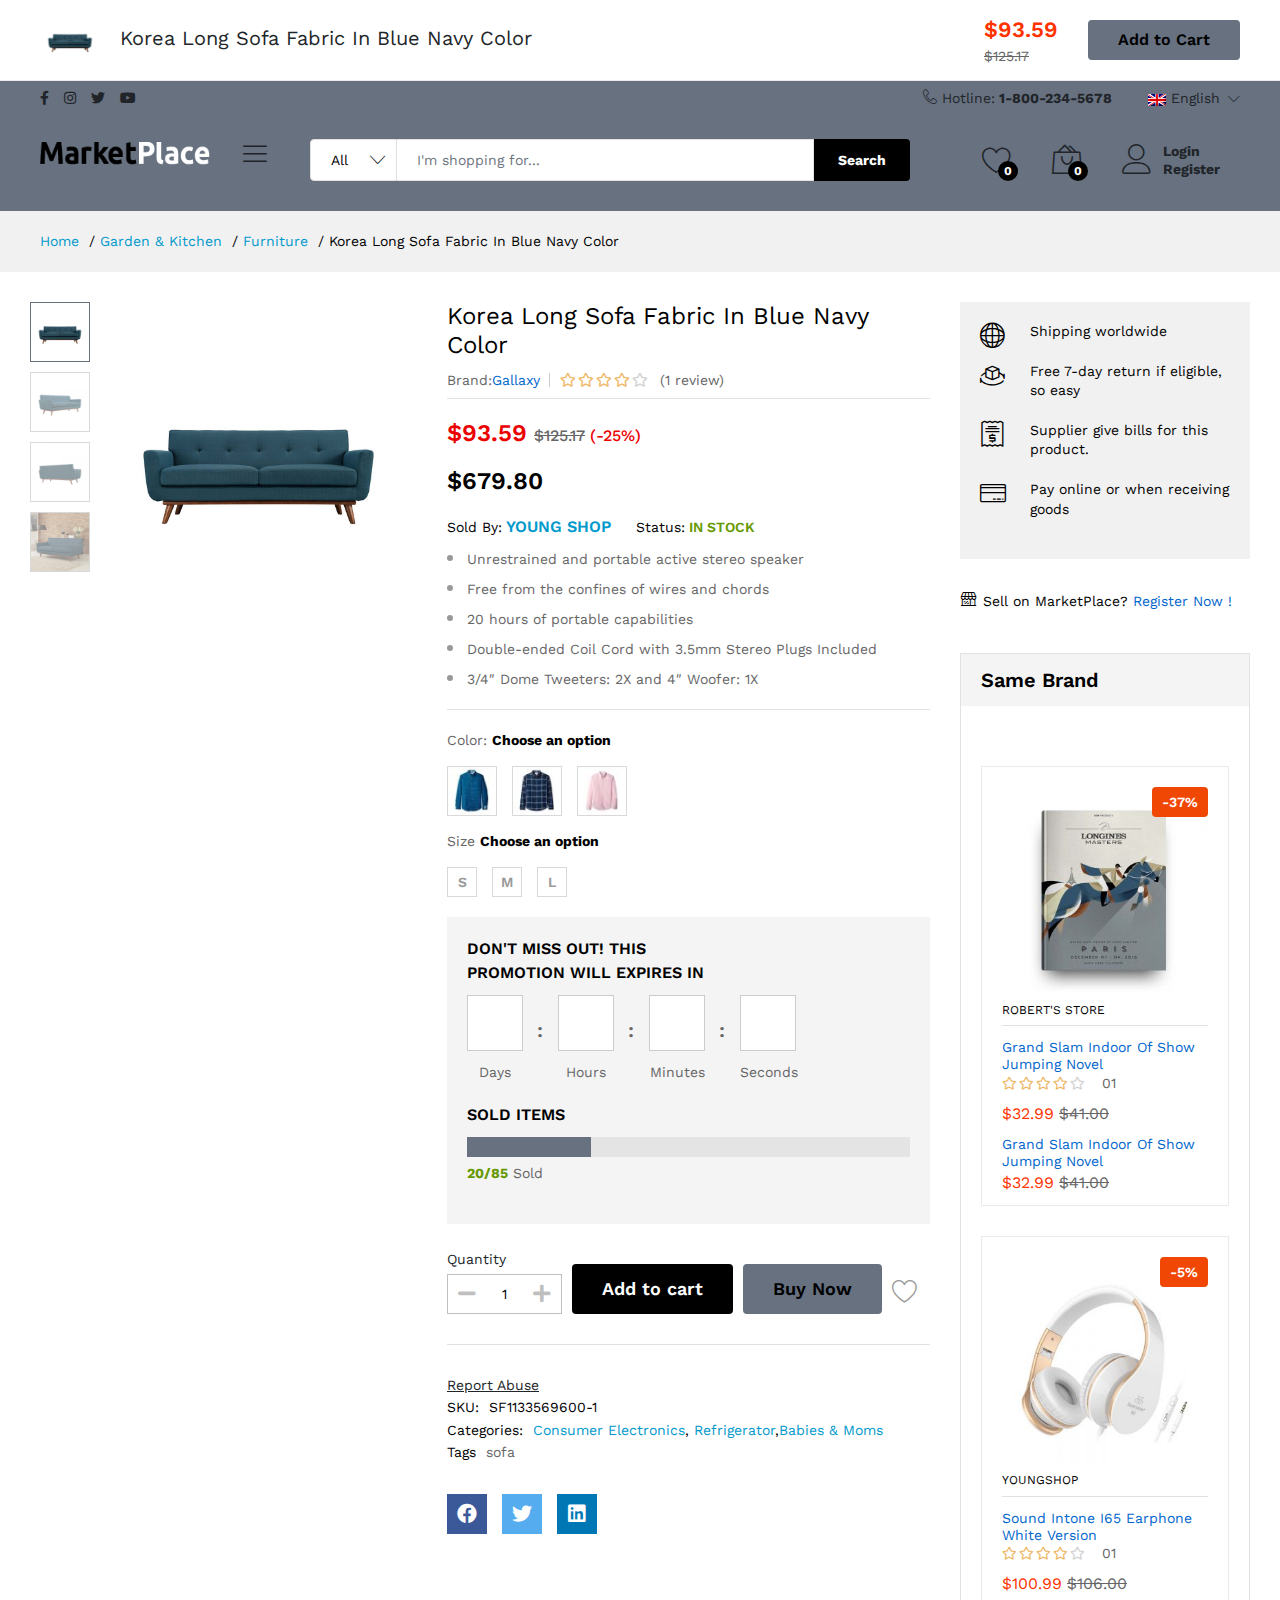
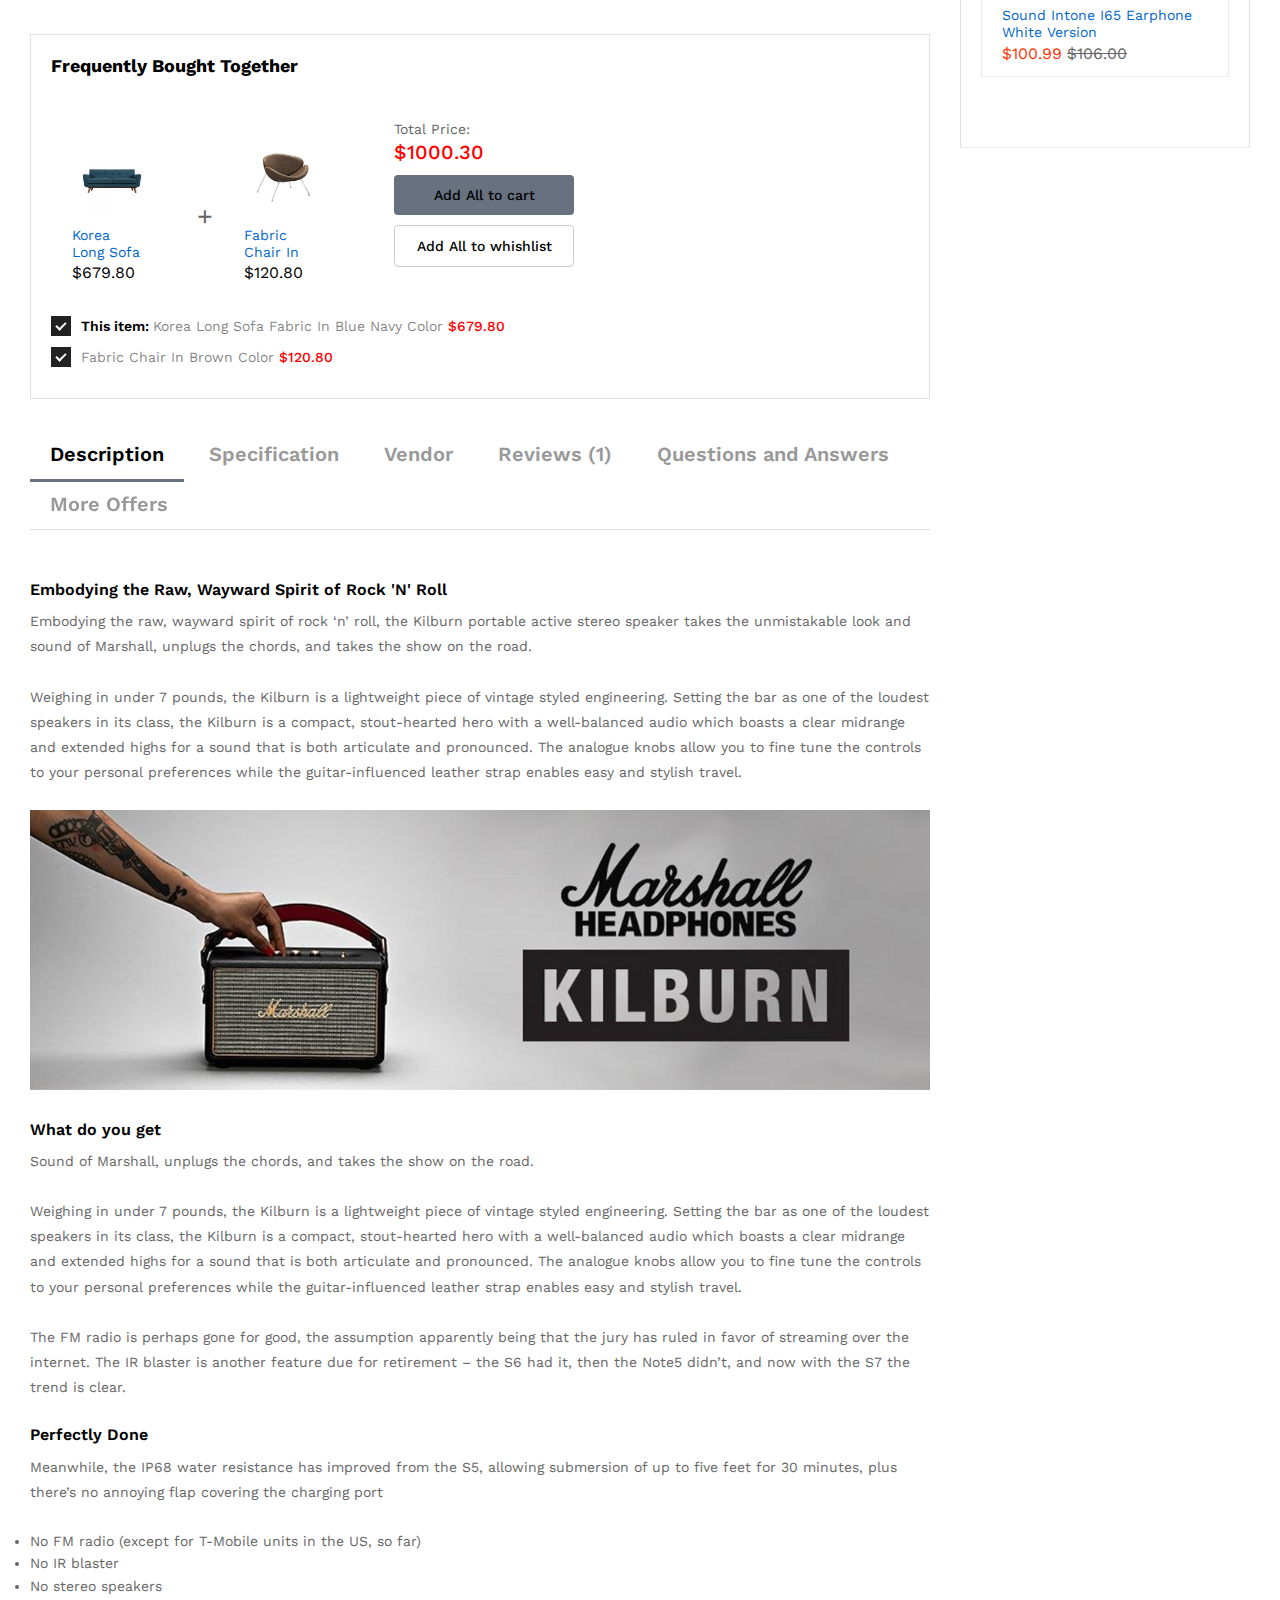
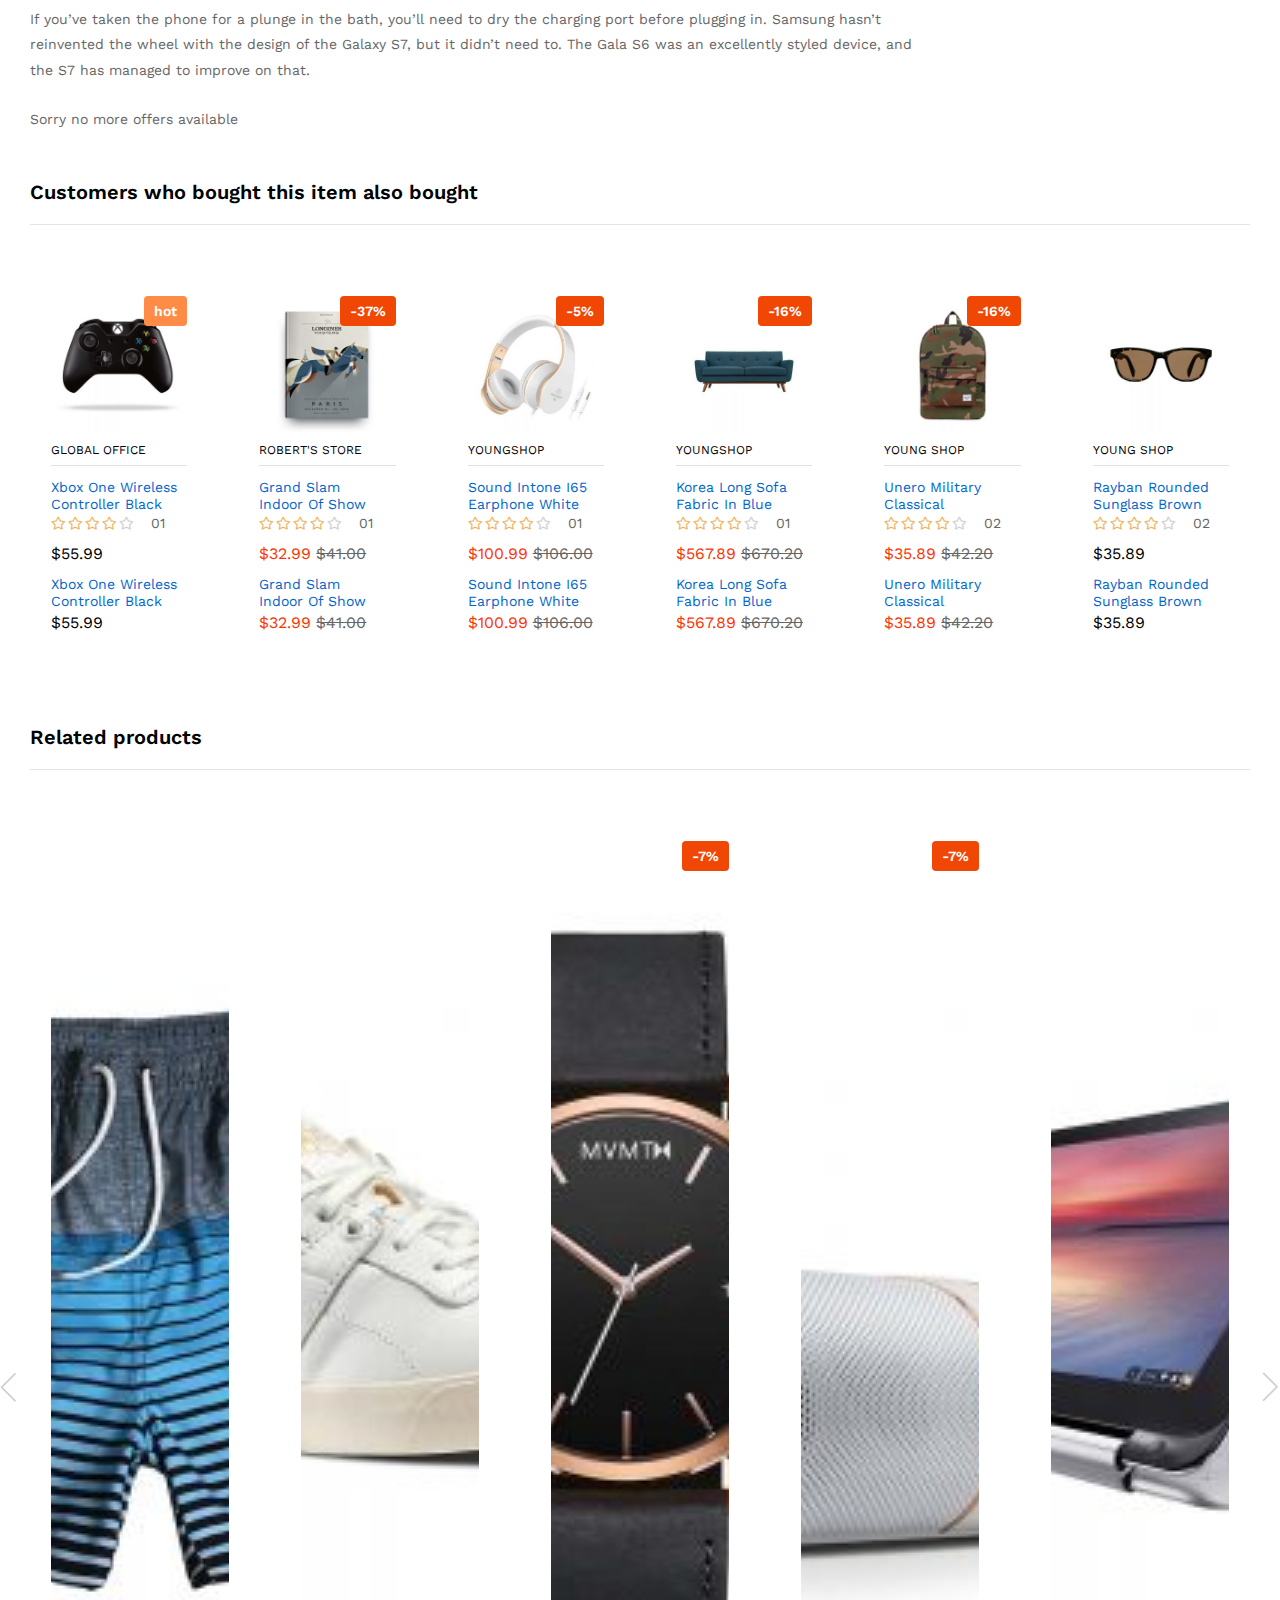
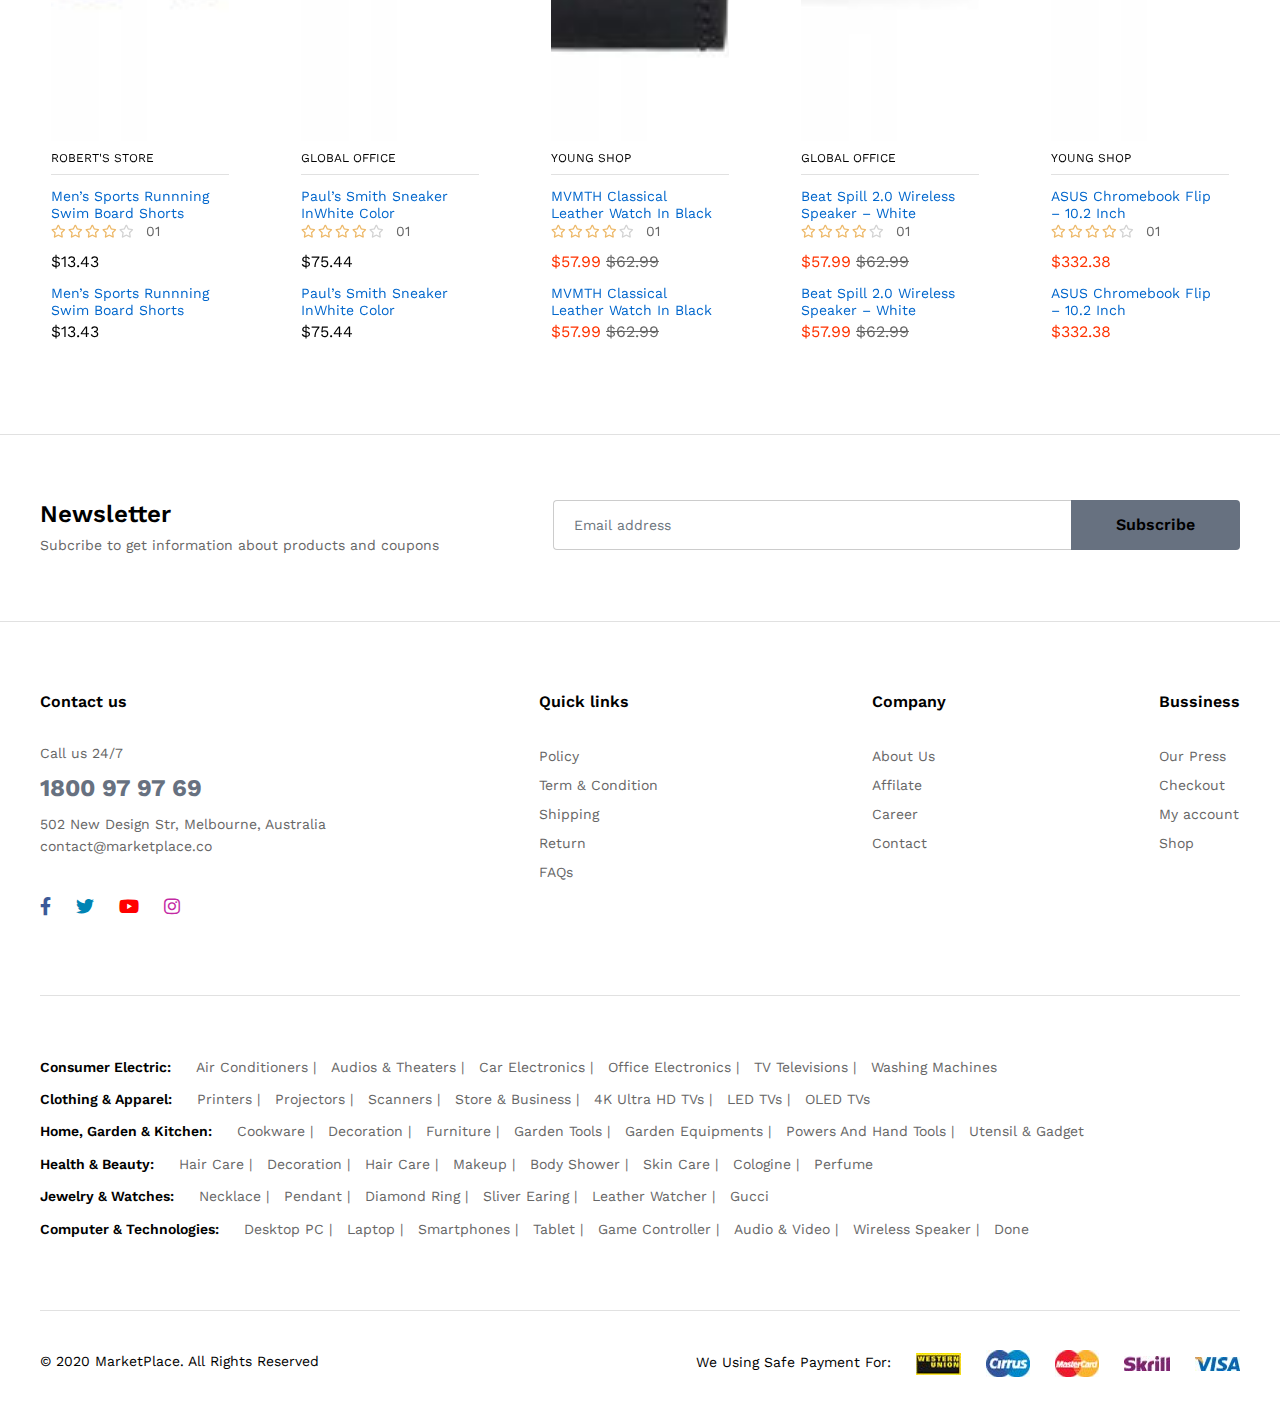
<file: products.html>
<!DOCTYPE html>
<html lang="es">
<head>

	<meta charset="utf-8">
    <meta http-equiv="X-UA-Compatible" content="IE=edge">
    <meta name="viewport" content="width=device-width, initial-scale=1.0">
    <meta name="format-detection" content="telephone=no">
    <meta name="apple-mobile-web-app-capable" content="yes">
    <meta name="author" content="">
    <meta name="keywords" content="">
    <meta name="description" content="">

	<title>MarketPlace | Categories</title>

	<link rel="icon" href="img/template/icono.png">

	<!--=====================================
	CSS
	======================================-->
	
	<!-- google font -->
	<link href="https://fonts.googleapis.com/css?family=Work+Sans:300,400,500,600,700&display=swap" rel="stylesheet">

	<!-- font awesome -->
	<link rel="stylesheet" href="css/plugins/fontawesome.min.css">

	<!-- linear icons -->
	<link rel="stylesheet" href="css/plugins/linearIcons.css">

	<!-- Bootstrap 4 -->
	<link rel="stylesheet" href="https://maxcdn.bootstrapcdn.com/bootstrap/4.4.1/css/bootstrap.min.css">
	
	<!-- Owl Carousel -->
	<link rel="stylesheet" href="css/plugins/owl.carousel.css">

	<!-- Slick -->
	<link rel="stylesheet" href="css/plugins/slick.css">

	<!-- Light Gallery -->
	<link rel="stylesheet" href="css/plugins/lightgallery.min.css">

	<!-- Font Awesome Start -->
	<link rel="stylesheet" href="css/plugins/fontawesome-stars.css">

	<!-- jquery Ui -->
	<link rel="stylesheet" href="css/plugins/jquery-ui.min.css">

	<!-- Select 2 -->
	<link rel="stylesheet" href="css/plugins/select2.min.css">

	<!-- Scroll Up -->
	<link rel="stylesheet" href="css/plugins/scrollUp.css">
	
	<!-- estilo principal -->
	<link rel="stylesheet" href="css/style.css">

	<!-- Market Place 4 -->
	<link rel="stylesheet" href="css/market-place-4.css">

	<!--=====================================
	PLUGINS JS
	======================================-->

	<!-- jQuery library -->
	<script src="js/plugins/jquery-1.12.4.min.js"></script>

	<!-- Popper JS -->
	<script src="https://cdnjs.cloudflare.com/ajax/libs/popper.js/1.16.0/umd/popper.min.js"></script>

	<!-- Latest compiled JavaScript -->
	<script src="https://maxcdn.bootstrapcdn.com/bootstrap/4.4.1/js/bootstrap.min.js"></script>

	<!-- Owl Carousel -->
	<script src="js/plugins/owl.carousel.min.js"></script>

	<!-- Images Loaded -->
	<script src="js/plugins/imagesloaded.pkgd.min.js"></script>

	<!-- Masonry -->
	<script src="js/plugins/masonry.pkgd.min.js"></script>

	<!-- Isotope -->
	<script src="js/plugins/isotope.pkgd.min.js"></script>

	<!-- jQuery Match Height -->
	<script src="js/plugins/jquery.matchHeight-min.js"></script>

	<!-- Slick -->
	<script src="js/plugins/slick.min.js"></script>

	<!-- jQuery Barrating -->
	<script src="js/plugins/jquery.barrating.min.js"></script>

	<!-- Slick Animation -->
	<script src="js/plugins/slick-animation.min.js"></script>

	<!-- Light Gallery -->
	<script src="js/plugins/lightgallery-all.min.js"></script>

	<!-- jQuery UI -->
	<script src="js/plugins/jquery-ui.min.js"></script>

	<!-- Sticky Sidebar -->
	<script src="js/plugins/sticky-sidebar.min.js"></script>

	<!-- Slim Scroll -->
	<script src="js/plugins/jquery.slimscroll.min.js"></script>

	<!-- Select 2 -->
	<script src="js/plugins/select2.full.min.js"></script>

	<!-- Scroll Up -->
	<script src="js/plugins/scrollUP.js"></script>
	
</head>

<body>

    <header class="header header--product header--sticky" data-sticky="true">

        <nav class="navigation">

            <div class="container">

                <article class="ps-product--header-sticky">

                    <div class="ps-product__thumbnail">

                        <img src="img/products/detail/countdown/1.jpg" alt="">

                    </div>

                    <div class="ps-product__wrapper">

                        <div class="ps-product__content">

                            <a class="ps-product__title" href="#">Korea Long Sofa Fabric In Blue Navy Color</a>
                         
                        </div>

                        <div class="ps-product__shopping"><span class="ps-product__price">

                            <span>$93.59</span>

                            <del>$125.17</del></span>

                            <a class="ps-btn" href="#"> Add to Cart</a>

                        </div>

                    </div>

                </article>

            </div>

        </nav>

    </header>

	<!--=====================================
	Header Promotion
	======================================-->

	<div class="ps-block--promotion-header bg--cover" style="background: url(img/banner/top/header-promotion.jpg);">
        <div class="container">
            <div class="ps-block__left">
                <h3>20%</h3>
                <figure>
                    <p>Discount</p>
                    <h4>For Books Of March</h4>
                </figure>
            </div>
            <div class="ps-block__center">
                <p>Enter Promotion<span>Sale2019</span></p>
            </div><a class="ps-btn ps-btn--sm" href="#">Shop now</a>
        </div>
    </div>

    <!--=====================================
	Header
	======================================-->

    <header class="header header--standard header--market-place-4" data-sticky="true">

    	<!--=====================================
		Header TOP
		======================================-->

        <div class="header__top">

            <div class="container">

            	<!--=====================================
				Social 
				======================================-->

                <div class="header__left">
                    <ul class="d-flex justify-content-center">
						<li><a href="#" target="_blank"><i class="fab fa-facebook-f mr-4"></i></a></li>
						<li><a href="#" target="_blank"><i class="fab fa-instagram mr-4"></i></a></li>					
						<li><a href="#" target="_blank"><i class="fab fa-twitter mr-4"></i></a></li>
						<li><a href="#" target="_blank"><i class="fab fa-youtube mr-4"></i></a></li>
					</ul>
                </div>

                <!--=====================================
				Contact & lenguage 
				======================================-->

                <div class="header__right">
                    <ul class="header__top-links"> 
                    	<li><i class="icon-telephone"></i> Hotline:<strong> 1-800-234-5678</strong></li>                     
                        <li>
                            <div class="ps-dropdown language"><a href="#"><img src="img/template/en.png" alt="">English</a>
                                <ul class="ps-dropdown-menu">
                                    <li><a href="#"><img src="img/template/es.png" alt=""> Spanish</a></li>
                                </ul>
                            </div>
                        </li>
                    </ul>
                </div>

            </div><!-- End Container -->

        </div><!-- Header Top -->

      	<!--=====================================
		Header Content
		======================================-->

        <div class="header__content">

            <div class="container">

                <div class="header__content-left">

                	<!--=====================================
					Logo
					======================================-->

                	<a class="ps-logo" href="index.html">
                		<img src="img/template/logo_light.png" alt="">
                	</a>

                	<!--=====================================
					Menú
					======================================-->

                    <div class="menu--product-categories">
                        
                        <div class="menu__toggle">
                        	<i class="icon-menu"></i>
                        	<span> Shop by Department</span>
                        </div>

                        <div class="menu__content">
                            <ul class="menu--dropdown">
                                <li>
                                	<a href="#"><i class="icon-star"></i> Hot Promotions</a>
                                </li>
                                <li class="menu-item-has-children has-mega-menu">
                                	<a href="#"><i class="icon-laundry"></i> Consumer Electronic</a>
                                    <div class="mega-menu">
                                        <div class="mega-menu__column">
                                            <h4>Electronic<span class="sub-toggle"></span></h4>
                                            <ul class="mega-menu__list">
                                                <li><a href="#">Home Audio &amp; Theathers</a>
                                                </li>
                                                <li><a href="#">TV &amp; Videos</a>
                                                </li>
                                                <li><a href="#">Camera, Photos &amp; Videos</a>
                                                </li>
                                                <li><a href="#">Cellphones &amp; Accessories</a>
                                                </li>
                                                <li><a href="#">Headphones</a>
                                                </li>
                                                <li><a href="#">Videosgames</a>
                                                </li>
                                                <li><a href="#">Wireless Speakers</a>
                                                </li>
                                                <li><a href="#">Office Electronic</a>
                                                </li>
                                            </ul>
                                        </div>
                                        <div class="mega-menu__column">
                                            <h4>Accessories &amp; Parts<span class="sub-toggle"></span></h4>
                                            <ul class="mega-menu__list">
                                                <li><a href="#">Digital Cables</a>
                                                </li>
                                                <li><a href="#">Audio &amp; Video Cables</a>
                                                </li>
                                                <li><a href="#">Batteries</a>
                                                </li>
                                            </ul>
                                        </div>
                                    </div>
                                </li>
                                <li>
                                	<a href="#"><i class="icon-shirt"></i> Clothing &amp; Apparel</a>
                                </li>
                                <li>
                                	<a href="#"><i class="icon-lampshade"></i> Home, Garden &amp; Kitchen</a>
                                </li>
                                <li>
                                	<a href="#"><i class="icon-heart-pulse"></i> Health &amp; Beauty</a>
                                </li>
                                <li>
                                	<a href="#"><i class="icon-diamond2"></i> Yewelry &amp; Watches</a>
                                </li>
                                <li class="menu-item-has-children has-mega-menu">
                                	<a href="#"><i class="icon-desktop"></i> Computer &amp; Technology</a>
                                    <div class="mega-menu">
                                        <div class="mega-menu__column">
                                            <h4>Computer &amp; Technologies<span class="sub-toggle"></span></h4>
                                            <ul class="mega-menu__list">
                                                <li><a href="#">Computer &amp; Tablets</a>
                                                </li>
                                                <li><a href="#">Laptop</a>
                                                </li>
                                                <li><a href="#">Monitors</a>
                                                </li>
                                                <li><a href="#">Networking</a>
                                                </li>
                                                <li><a href="#">Drive &amp; Storages</a>
                                                </li>
                                                <li><a href="#">Computer Components</a>
                                                </li>
                                                <li><a href="#">Security &amp; Protection</a>
                                                </li>
                                                <li><a href="#">Gaming Laptop</a>
                                                </li>
                                                <li><a href="#">Accessories</a>
                                                </li>
                                            </ul>
                                        </div>
                                    </div>
                                </li>
                                <li>
                                	<a href="#"><i class="icon-baby-bottle"></i> Babies &amp; Moms</a>
                                </li>
                                <li>
                                	<a href="#"><i class="icon-baseball"></i> Sport &amp; Outdoor</a>
                                </li>
                                <li>
                                	<a href="#"><i class="icon-smartphone"></i> Phones &amp; Accessories</a>
                                </li>
                                <li>
                                	<a href="#"><i class="icon-book2"></i> Books &amp; Office</a>
                                </li>
                                <li>
                                	<a href="#"><i class="icon-car-siren"></i> Cars &amp; Motocycles</a>
                                </li>
                                <li>
                                	<a href="#"><i class="icon-wrench"></i> Home Improments</a>
                                </li>
                                <li>
                                	<a href="#"><i class="icon-tag"></i> Vouchers &amp; Services</a>
                                </li>
                            </ul>

                        </div>

                    </div><!-- End menu-->

                </div><!-- End Header Content Left-->

                <!--=====================================
				Search
				======================================-->

                <div class="header__content-center">
                    <form class="ps-form--quick-search" action="index.html" method="get">
                        <div class="form-group--icon">
                        	<i class="icon-chevron-down"></i>
                            <select class="form-control">
                                <option value="1">All</option>
                                <option value="1">Smartphone</option>
                                <option value="1">Sounds</option>
                                <option value="1">Technology toys</option>
                            </select>
                        </div>
                        <input class="form-control" type="text" placeholder="I'm shopping for...">
                        <button>Search</button>
                    </form>
                </div>

                <div class="header__content-right">

                    <div class="header__actions">

                    	<!--=====================================
						Wishlist
						======================================-->

                    	<a class="header__extra" href="#">
                    		<i class="icon-heart"></i><span><i>0</i></span>
                    	</a>

                    	<!--=====================================
						Cart
						======================================-->

                        <div class="ps-cart--mini">

                        	<a class="header__extra" href="#">
                        		<i class="icon-bag2"></i><span><i>0</i></span>
                        	</a>

                            <div class="ps-cart__content">

                                <div class="ps-cart__items">

                                    <div class="ps-product--cart-mobile">

                                        <div class="ps-product__thumbnail">
                                        	<a href="#">
                                        		<img src="img/products/clothing/7.jpg" alt="">
                                        	</a>
                                        </div>

                                        <div class="ps-product__content">
                                        	<a class="ps-product__remove" href="#">
                                        		<i class="icon-cross"></i>
                                        	</a>
                                        	<a href="product-default.html">MVMTH Classical Leather Watch In Black</a>
                                            <p><strong>Sold by:</strong> YOUNG SHOP</p>
                                            <small>1 x $59.99</small>
                                        </div>

                                    </div>

                                    <div class="ps-product--cart-mobile">

                                        <div class="ps-product__thumbnail">
                                        	<a href="#">
                                        		<img src="img/products/clothing/5.jpg" alt="">
                                        	</a>
                                        </div>

                                        <div class="ps-product__content">
                                        	<a class="ps-product__remove" href="#">
                                        		<i class="icon-cross"></i>
                                        	</a>
                                        	<a href="product-default.html">Sleeve Linen Blend Caro Pane Shirt</a>
                                            <p><strong>Sold by:</strong> YOUNG SHOP</p>
                                            <small>1 x $59.99</small>
                                        </div>

                                    </div>

                                </div>

                                <div class="ps-cart__footer">

                                    <h3>Sub Total:<strong>$59.99</strong></h3>
                                    <figure>
                                    	<a class="ps-btn" href="shopping-cart.html">View Cart</a>
                                    	<a class="ps-btn" href="checkout.html">Checkout</a>
                                    </figure>

                                </div>

                            </div>

                        </div>

						<!--=====================================
						Login and Register
						======================================-->

                        <div class="ps-block--user-header">
                            <div class="ps-block__left">
                            	<i class="icon-user"></i>
                            </div>
                            <div class="ps-block__right">
                            	<a href="my-account.html">Login</a>
                            	<a href="my-account.html">Register</a>
                            </div>
                        </div>

                    </div><!-- End Header Actions-->

                </div><!-- End Header Content Right-->

            </div><!-- End Container-->

        </div><!-- End Header Content-->

    </header>

  	<!--=====================================
	Header Mobile
	======================================-->

    <header class="header header--mobile" data-sticky="true">

        <div class="header__top">

            <div class="header__left">

                <ul class="d-flex justify-content-center">
					<li><a href="#" target="_blank"><i class="fab fa-facebook-f mr-4"></i></a></li>
					<li><a href="#" target="_blank"><i class="fab fa-instagram mr-4"></i></a></li>					
					<li><a href="#" target="_blank"><i class="fab fa-twitter mr-4"></i></a></li>
					<li><a href="#" target="_blank"><i class="fab fa-youtube mr-4"></i></a></li>
				</ul>
            </div>

            <div class="header__right">

                <ul class="navigation__extra">

                   <li><i class="icon-telephone"></i> Hotline:<strong> 1-800-234-5678</strong></li>    

                    <li>

                        <div class="ps-dropdown language"><a href="#"><img src="img/template/en.png" alt="">English</a>

                            <ul class="ps-dropdown-menu">

                                <li><a href="#"><img src="img/template/es.png" alt=""> Español</a></li>

                            </ul>

                        </div>

                    </li>

                </ul>

            </div>

        </div>

        <div class="navigation--mobile">

            <div class="navigation__left">

        	  	<!--=====================================
				Menu Mobile
				======================================-->

                <div class="menu--product-categories">
                    
                    <div class="ps-shop__filter-mb mt-4" id="filter-sidebar">
                    	<i class="icon-menu "></i>
                    </div>

	            	<div class="ps-filter--sidebar">

					    <div class="ps-filter__header">
					        <h3>Categories</h3><a class="ps-btn--close ps-btn--no-boder" href="#"></a>
					    </div>

					    <div class="ps-filter__content">

					        <aside class="widget widget_shop">

					            <ul class="ps-list--categories">
					                <li class="current-menu-item menu-item-has-children"><a href="shop-default.html">Clothing &amp; Apparel</a><span class="sub-toggle"><i class="fa fa-angle-down"></i></span>
					                    <ul class="sub-menu" style="display: none;">
					                        <li class="current-menu-item "><a href="shop-default.html">Womens</a>
					                        </li>
					                        <li class="current-menu-item "><a href="shop-default.html">Mens</a>
					                        </li>
					                        <li class="current-menu-item "><a href="shop-default.html">Bags</a>
					                        </li>
					                        <li class="current-menu-item "><a href="shop-default.html">Sunglasses</a>
					                        </li>
					                        <li class="current-menu-item "><a href="shop-default.html">Accessories</a>
					                        </li>
					                        <li class="current-menu-item "><a href="shop-default.html">Kid's Fashion</a>
					                        </li>
					                    </ul>
					                </li>
					                <li class="current-menu-item menu-item-has-children"><a href="shop-default.html">Garden &amp; Kitchen</a><span class="sub-toggle active"><i class="fa fa-angle-down"></i></span>
					                    <ul class="sub-menu" style="display: block;">
					                        <li class="current-menu-item "><a href="shop-default.html">Cookware</a>
					                        </li>
					                        <li class="current-menu-item "><a href="shop-default.html">Decoration</a>
					                        </li>
					                        <li class="current-menu-item "><a href="shop-default.html">Furniture</a>
					                        </li>
					                        <li class="current-menu-item "><a href="shop-default.html">Garden Tools</a>
					                        </li>
					                        <li class="current-menu-item "><a href="shop-default.html">Home Improvement</a>
					                        </li>
					                        <li class="current-menu-item "><a href="shop-default.html">Powers And Hand Tools</a>
					                        </li>
					                        <li class="current-menu-item "><a href="shop-default.html">Utensil &amp; Gadget</a>
					                        </li>
					                    </ul>
					                </li>
					                <li class="current-menu-item menu-item-has-children"><a href="shop-default.html">Consumer Electrics</a><span class="sub-toggle"><i class="fa fa-angle-down"></i></span>
					                    <ul class="sub-menu" style="">
					                        <li class="current-menu-item menu-item-has-children"><a href="shop-default.html">Air Conditioners</a><span class="sub-toggle"><i class="fa fa-angle-down"></i></span>
					                            <ul class="sub-menu" style="">
					                                <li class="current-menu-item "><a href="shop-default.html">Accessories</a>
					                                </li>
					                                <li class="current-menu-item "><a href="shop-default.html">Type Hanging Cell</a>
					                                </li>
					                                <li class="current-menu-item "><a href="shop-default.html">Type Hanging Wall</a>
					                                </li>
					                            </ul>
					                        </li>
					                        <li class="current-menu-item menu-item-has-children"><a href="shop-default.html">Audios &amp; Theaters</a><span class="sub-toggle"><i class="fa fa-angle-down"></i></span>
					                            <ul class="sub-menu" style="">
					                                <li class="current-menu-item "><a href="shop-default.html">Headphone</a>
					                                </li>
					                                <li class="current-menu-item "><a href="shop-default.html">Home Theater System</a>
					                                </li>
					                                <li class="current-menu-item "><a href="shop-default.html">Speakers</a>
					                                </li>
					                            </ul>
					                        </li>
					                        <li class="current-menu-item menu-item-has-children"><a href="shop-default.html">Car Electronics</a><span class="sub-toggle"><i class="fa fa-angle-down"></i></span>
					                            <ul class="sub-menu" style="">
					                                <li class="current-menu-item "><a href="shop-default.html">Audio &amp; Video</a>
					                                </li>
					                                <li class="current-menu-item "><a href="shop-default.html">Car Security</a>
					                                </li>
					                                <li class="current-menu-item "><a href="shop-default.html">Radar Detector</a>
					                                </li>
					                                <li class="current-menu-item "><a href="shop-default.html">Vehicle GPS</a>
					                                </li>
					                            </ul>
					                        </li>
					                        <li class="current-menu-item menu-item-has-children"><a href="shop-default.html">Office Electronics</a><span class="sub-toggle"><i class="fa fa-angle-down"></i></span>
					                            <ul class="sub-menu" style="">
					                                <li class="current-menu-item "><a href="shop-default.html">Printers</a>
					                                </li>
					                                <li class="current-menu-item "><a href="shop-default.html">Projectors</a>
					                                </li>
					                                <li class="current-menu-item "><a href="shop-default.html">Scanners</a>
					                                </li>
					                                <li class="current-menu-item "><a href="shop-default.html">Store &amp; Business</a>
					                                </li>
					                            </ul>
					                        </li>
					                        <li class="current-menu-item menu-item-has-children"><a href="shop-default.html">TV Televisions</a><span class="sub-toggle"><i class="fa fa-angle-down"></i></span>
					                            <ul class="sub-menu" style="">
					                                <li class="current-menu-item "><a href="shop-default.html">4K Ultra HD TVs</a>
					                                </li>
					                                <li class="current-menu-item "><a href="shop-default.html">LED TVs</a>
					                                </li>
					                                <li class="current-menu-item "><a href="shop-default.html">OLED TVs</a>
					                                </li>
					                            </ul>
					                        </li>
					                        <li class="current-menu-item menu-item-has-children"><a href="shop-default.html">Washing Machines</a><span class="sub-toggle"><i class="fa fa-angle-down"></i></span>
					                            <ul class="sub-menu" style="">
					                                <li class="current-menu-item "><a href="shop-default.html">Type Drying Clothes</a>
					                                </li>
					                                <li class="current-menu-item "><a href="shop-default.html">Type Horizontal</a>
					                                </li>
					                                <li class="current-menu-item "><a href="shop-default.html">Type Vertical</a>
					                                </li>
					                            </ul>
					                        </li>
					                        <li class="current-menu-item "><a href="shop-default.html">Refrigerators</a>
					                        </li>
					                    </ul>
					                </li>
					                <li class="current-menu-item menu-item-has-children"><a href="shop-default.html">Health &amp; Beauty</a><span class="sub-toggle"><i class="fa fa-angle-down"></i></span>
					                    <ul class="sub-menu" style="">
					                        <li class="current-menu-item "><a href="shop-default.html">Equipments</a>
					                        </li>
					                        <li class="current-menu-item "><a href="shop-default.html">Hair Care</a>
					                        </li>
					                        <li class="current-menu-item "><a href="shop-default.html">Perfumer</a>
					                        </li>
					                        <li class="current-menu-item "><a href="shop-default.html">Skin Care</a>
					                        </li>
					                    </ul>
					                </li>
					                <li class="current-menu-item menu-item-has-children"><a href="shop-default.html">Computers &amp; Technologies</a><span class="sub-toggle"><i class="fa fa-angle-down"></i></span>
					                    <ul class="sub-menu" style="">
					                        <li class="current-menu-item "><a href="shop-default.html">Desktop PC</a>
					                        </li>
					                        <li class="current-menu-item "><a href="shop-default.html">Laptop</a>
					                        </li>
					                        <li class="current-menu-item "><a href="shop-default.html">Smartphones</a>
					                        </li>
					                    </ul>
					                </li>
					                <li class="current-menu-item menu-item-has-children"><a href="shop-default.html">Jewelry &amp; Watches</a><span class="sub-toggle"><i class="fa fa-angle-down"></i></span>
					                    <ul class="sub-menu" style="">
					                        <li class="current-menu-item "><a href="shop-default.html">Gemstone Jewelry</a>
					                        </li>
					                        <li class="current-menu-item "><a href="shop-default.html">Men's Watches</a>
					                        </li>
					                        <li class="current-menu-item "><a href="shop-default.html">Women's Watches</a>
					                        </li>
					                    </ul>
					                </li>
					                <li class="current-menu-item menu-item-has-children"><a href="shop-default.html">Phones &amp; Accessories</a><span class="sub-toggle"><i class="fa fa-angle-down"></i></span>
					                    <ul class="sub-menu" style="">
					                        <li class="current-menu-item "><a href="shop-default.html">Iphone 8</a>
					                        </li>
					                        <li class="current-menu-item "><a href="shop-default.html">Iphone X</a>
					                        </li>
					                        <li class="current-menu-item "><a href="shop-default.html">Sam Sung Note 8</a>
					                        </li>
					                        <li class="current-menu-item "><a href="shop-default.html">Sam Sung S8</a>
					                        </li>
					                    </ul>
					                </li>
					                <li class="current-menu-item menu-item-has-children"><a href="shop-default.html">Sport &amp; Outdoor</a><span class="sub-toggle"><i class="fa fa-angle-down"></i></span>
					                    <ul class="sub-menu" style="">
					                        <li class="current-menu-item "><a href="shop-default.html">Freezer Burn</a>
					                        </li>
					                        <li class="current-menu-item "><a href="shop-default.html">Fridge Cooler</a>
					                        </li>
					                        <li class="current-menu-item "><a href="shop-default.html">Wine Cabinets</a>
					                        </li>
					                    </ul>
					                </li>
					                <li class="current-menu-item "><a href="shop-default.html">Babies &amp; Moms</a>
					                </li>
					                <li class="current-menu-item "><a href="shop-default.html">Books &amp; Office</a>
					                </li>
					                <li class="current-menu-item "><a href="shop-default.html">Cars &amp; Motocycles</a>
					                </li>
					            </ul>

					        </aside>   

					    </div>

					</div>        

                </div><!-- End menu-->

            </div>

            <div class="navigation__center">

            	<a class="ps-logo" href="index.html">
            		<img src="img/template/logo_light.png" class="pt-3" alt="">
            	</a>
            </div>

            <div class="navigation__right">

                <div class="header__actions">

                	<!--=====================================
					Cart
					======================================-->

                    <div class="ps-cart--mini">

                    	<a class="header__extra" href="#">
                    		<i class="icon-bag2"></i><span><i>0</i></span>
                    	</a>

                        <div class="ps-cart__content">

                            <div class="ps-cart__items">

                                <div class="ps-product--cart-mobile">

                                    <div class="ps-product__thumbnail">
                                    	<a href="#">
                                    		<img src="img/products/clothing/7.jpg" alt="">
                                    	</a>
                                    </div>

                                    <div class="ps-product__content">
                                    	
                                    	<a class="ps-product__remove" href="#">
                                    		<i class="icon-cross"></i>
                                    	</a>

                                    	<a href="product-default.html">MVMTH Classical Leather Watch In Black</a>
                                        <p><strong>Sold by:</strong> YOUNG SHOP</p>
                                        <small>1 x $59.99</small>

                                    </div>

                                </div>

                                <div class="ps-product--cart-mobile">

                                    <div class="ps-product__thumbnail">

                                    	<a href="#"><img src="img/products/clothing/5.jpg" alt=""></a>

                                    </div>

                                    <div class="ps-product__content">
                                    	<a class="ps-product__remove" href="#">
                                    		<i class="icon-cross"></i>
                                    	</a>
                                    	<a href="product-default.html">Sleeve Linen Blend Caro Pane Shirt</a>
                                        <p><strong>Sold by:</strong> YOUNG SHOP</p>
                                        <small>1 x $59.99</small>

                                    </div>

                                </div>

                            </div>

                            <div class="ps-cart__footer">

                                <h3>Sub Total:<strong>$59.99</strong></h3>

                                <figure>
                                	<a class="ps-btn" href="shopping-cart.html">View Cart</a>
                                	<a class="ps-btn" href="checkout.html">Checkout</a>
                                </figure>

                            </div>

                        </div>

                    </div>

                    <!--=====================================
					Login and Register
					======================================-->

                    <div class="ps-block--user-header">

                        <div class="ps-block__left">
                        	<i class="icon-user"></i>
                        </div>
                        <div class="ps-block__right">
                        	<a href="my-account.html">Login</a>
                        	<a href="my-account.html">Register</a>
                        </div>

                    </div>

                </div>

            </div>

        </div>

        <!--=====================================
		Search
		======================================-->

        <div class="ps-search--mobile">

            <form class="ps-form--search-mobile" action="index.html" method="get">
                <div class="form-group--nest">
                    <input class="form-control" type="text" placeholder="Search something...">
                    <button><i class="icon-magnifier"></i></button>
                </div>
            </form>

        </div>

    </header> <!-- End Header Mobile -->

    <!--=====================================
    Breadcrumb
    ======================================-->  
	
	<div class="ps-breadcrumb">

        <div class="container">

            <ul class="breadcrumb">

                <li><a href="index.html">Home</a></li>

                <li><a href="shop-default.html">Garden &amp; Kitchen</a></li>

                <li><a href="shop-default.html">Furniture</a></li>

                <li>Korea Long Sofa Fabric In Blue Navy Color</li>

            </ul>

        </div>

    </div>

    <!--=====================================
    Product Content
    ======================================--> 

	<div class="ps-page--product">

        <div class="ps-container">

        	<!--=====================================
    		Product Container
    		======================================--> 

            <div class="ps-page__container">

        		<!--=====================================
    			Left Column
    			======================================--> 

                <div class="ps-page__left">

                    <div class="ps-product--detail ps-product--fullwidth">

                    	<!--=====================================
    					Product Header
    					======================================--> 

                        <div class="ps-product__header">

                        	<!--=====================================
    						Gallery
    						======================================--> 

                            <div class="ps-product__thumbnail" data-vertical="true">

                                <figure>

                                    <div class="ps-wrapper">

                                        <div class="ps-product__gallery" data-arrow="true">

                                            <div class="item">
                                            	<a href="img/products/detail/countdown/1.jpg">
                                            		<img src="img/products/detail/countdown/1.jpg" alt="">
                                            	</a>
                                            </div>

                                            <div class="item">
                                            	<a href="img/products/detail/countdown/2.jpg">
                                            		<img src="img/products/detail/countdown/2.jpg" alt="">
                                            	</a>
                                            </div>

                                            <div class="item">
                                            	<a href="img/products/detail/countdown/3.jpg">
                                            		<img src="img/products/detail/countdown/3.jpg" alt="">
                                            	</a>
                                            </div>

                                            <div class="item">
                                            	<a href="img/products/detail/countdown/4.jpg">
                                            		<img src="img/products/detail/countdown/4.jpg" alt="">
                                            	</a>
                                            </div>

                                        </div>

                                    </div>

                                </figure>

                                <div class="ps-product__variants" data-item="4" data-md="4" data-sm="4" data-arrow="false">

                                    <div class="item">
                                    	<img src="img/products/detail/countdown/1.jpg" alt="">
                                    </div>

                                    <div class="item">
                                    	<img src="img/products/detail/countdown/2.jpg" alt="">
                                    </div>

                                    <div class="item">
                                    	<img src="img/products/detail/countdown/3.jpg" alt="">
                                    </div>

                                    <div class="item">
                                    	<img src="img/products/detail/countdown/4.jpg" alt="">
                                    </div>

                                </div>

                            </div><!-- End Gallery -->

                            <!--=====================================
    						Product Info
    						======================================--> 

                            <div class="ps-product__info">

                                <h1>Korea Long Sofa Fabric In Blue Navy Color</h1>

                                <div class="ps-product__meta">

                                    <p>Brand:<a href="shop-default.html">Gallaxy</a></p>

                                    <div class="ps-product__rating">

                                        <select class="ps-rating" data-read-only="true">

                                            <option value="1">1</option>
                                            <option value="1">2</option>
                                            <option value="1">3</option>
                                            <option value="1">4</option>
                                            <option value="2">5</option>

                                        </select>

                                        <span>(1 review)</span>

                                    </div>

                                </div>

                                <h4 class="ps-product__price sale">$93.59
                                    <del> $125.17</del><small> (-25%)</small>
                                </h4>

                                <h4 class="ps-product__price">$679.80</h4>

                                <div class="ps-product__desc">

                                    <p> 

                                    	Sold By:<a class="mr-20" href="shop-default.html"><strong> YOUNG SHOP</strong></a> 

                                    	Status:<a href="shop-default.html"><strong class="ps-tag--in-stock"> In stock</strong></a>

                                    </p>

                                    <ul class="ps-list--dot">

                                        <li> Unrestrained and portable active stereo speaker</li>
                                        <li> Free from the confines of wires and chords</li>
                                        <li> 20 hours of portable capabilities</li>
                                        <li> Double-ended Coil Cord with 3.5mm Stereo Plugs Included</li>
                                        <li> 3/4″ Dome Tweeters: 2X and 4″ Woofer: 1X</li>

                                    </ul>

                                </div>

                                <div class="ps-product__variations">

                                    <figure>

                                        <figcaption>Color: <strong> Choose an option</strong></figcaption>

                                        <div class="ps-variant ps-variant--image">

                                        	<span class="ps-variant__tooltip">Blue</span>

                                        	<img src="img/products/detail/variants/small-1.jpg" alt="">

                                        </div>

                                        <div class="ps-variant ps-variant--image">

                                        	<span class="ps-variant__tooltip"> Dark</span>

                                        	<img src="img/products/detail/variants/small-2.jpg" alt="">

                                        </div>

                                        <div class="ps-variant ps-variant--image">

                                        	<span class="ps-variant__tooltip"> pink</span>

                                        	<img src="img/products/detail/variants/small-3.jpg" alt="">

                                        </div>

                                    </figure>

                                    <figure>

                                        <figcaption>Size <strong> Choose an option</strong></figcaption>

                                        <div class="ps-variant ps-variant--size"><span class="ps-variant__tooltip">S</span><span class="ps-variant__size">S</span></div>
                                        <div class="ps-variant ps-variant--size"><span class="ps-variant__tooltip"> M</span><span class="ps-variant__size">M</span></div>
                                        <div class="ps-variant ps-variant--size"><span class="ps-variant__tooltip"> L</span><span class="ps-variant__size">L</span></div>
                                    </figure>
                                </div>

                                <div class="ps-product__countdown">

                                    <figure>

                                        <figcaption> Don't Miss Out! This promotion will expires in</figcaption>

                                        <ul class="ps-countdown" data-time="July 21, 2020 15:37:25">

                                            <li><span class="days"></span>
                                                <p>Days</p>
                                            </li>

                                            <li><span class="hours"></span>
                                                <p>Hours</p>
                                            </li>

                                            <li><span class="minutes"></span>
                                                <p>Minutes</p>
                                            </li>

                                            <li><span class="seconds"></span>
                                                <p>Seconds</p>
                                            </li>

                                        </ul>

                                    </figure>

                                    <figure>

                                        <figcaption>Sold Items</figcaption>

                                        <div class="ps-product__progress-bar ps-progress" data-value="28">

                                            <div class="ps-progress__value"><span></span></div>

                                            <p><b>20/85</b> Sold</p>

                                        </div>

                                    </figure>

                                </div>

                                <div class="ps-product__shopping">

                                    <figure>

                                        <figcaption>Quantity</figcaption>

                                        <div class="form-group--number">

                                            <button class="up">
                                            	<i class="fa fa-plus"></i>
                                            </button>

                                            <button class="down">
                                            	<i class="fa fa-minus"></i>
                                            </button>

                                            <input class="form-control" type="text" placeholder="1">

                                        </div>

                                    </figure>

                                    <a class="ps-btn ps-btn--black" href="#">Add to cart</a>

                                    <a class="ps-btn" href="#">Buy Now</a>

                                    <div class="ps-product__actions">

                                    	<a href="#">
                                    		<i class="icon-heart"></i>
                                    	</a>

                                    </div>

                                </div>

                                <div class="ps-product__specification">

                                	<a class="report" href="#">Report Abuse</a>

                                    <p><strong>SKU:</strong> SF1133569600-1</p>

                                    <p class="categories">

                                    	<strong> Categories:</strong>

                                    	<a href="#">Consumer Electronics</a>,<a href="#"> Refrigerator</a>,<a href="#">Babies & Moms</a>

                                    </p>

                                    <p class="tags"><strong> Tags</strong>

                                    	<a href="#">sofa</a>

                                    </p>

                                </div>

                                <div class="ps-product__sharing">

                                	<a class="facebook" href="#">
                                		<i class="fab fa-facebook"></i>
                                	</a>

                                	<a class="twitter" href="#">
                                		<i class="fab fa-twitter"></i>
                                	</a>


                                	<a class="linkedin" href="#">
                                		<i class="fab fa-linkedin"></i>
                                	</a>

                                	<a class="instagram" href="#">
                                		<i class="fab fa-instagram"></i>
                                	</a>

                                </div>

                            </div> <!-- End Product Info -->

                        </div> <!-- End Product header -->

                    	<!--=====================================
    					Product Content
    					======================================--> 

                        <div class="ps-product__content ps-tab-root">

                            <div class="ps-block--bought-toggether">

                                <h4>Frequently Bought Together</h4>

                                <div class="ps-block__content">

                                    <div class="ps-block__items">

                                        <div class="ps-block__item">

                                            <div class="ps-product ps-product--simple">

                                                <div class="ps-product__thumbnail">

                                                	<a href="product-default.html">
                                                		<img src="img/products/furniture/12.jpg" alt="">
                                                	</a>

                                                </div>

                                                <div class="ps-product__container">

                                                    <div class="ps-product__content">
                                                    	<a class="ps-product__title" href="product-default.html">Korea Long Sofa Fabric In Blue Navy Color</a>

                                                        <p class="ps-product__price">$679.80</p>

                                                    </div>

                                                </div>

                                            </div>

                                        </div>

                                        <div class="ps-block__item">

                                            <div class="ps-product ps-product--simple">

                                                <div class="ps-product__thumbnail">

                                                	<a href="product-default.html">
                                                		<img src="img/products/furniture/13.jpg" alt="">
                                                	</a>

                                                </div>

                                                <div class="ps-product__container">

                                                    <div class="ps-product__content">

                                                    	<a class="ps-product__title" href="product-default.html">Fabric Chair In Brown Color</a>

                                                        <p class="ps-product__price">$120.80</p>

                                                    </div>

                                                </div>

                                            </div>

                                        </div>

                                        <div class="ps-block__item ps-block__total">

                                            <p>Total Price:<strong> $1000.30</strong></p>

                                            <a class="ps-btn" href="#">Add All to cart</a>
                                            <a class="ps-btn ps-btn--gray ps-btn--outline" href="#">Add All to whishlist</a>

                                        </div>

                                    </div>

                                    <div class="ps-block__footer">

                                        <div class="ps-checkbox">

                                            <input class="form-control" type="checkbox" id="product-bought-1" name="product-bought" checked>

                                            <label for="product-bought-1"><strong>This item: </strong> Korea Long Sofa Fabric In Blue Navy Color <span>$679.80</span></label>

                                        </div>

                                        <div class="ps-checkbox">

                                            <input class="form-control" type="checkbox" id="product-bought-2" name="product-bought" checked>

                                            <label for="product-bought-2">Fabric Chair In Brown Color <span>$120.80</span></label>

                                        </div>

                                    </div>

                                </div>

                            </div>

                            <ul class="ps-tab-list">

                                <li class="active"><a href="#tab-1">Description</a></li>
                                <li><a href="#tab-2">Specification</a></li>
                                <li><a href="#tab-3">Vendor</a></li>
                                <li><a href="#tab-4">Reviews (1)</a></li>
                                <li><a href="#tab-5">Questions and Answers</a></li>
                                <li><a href="#tab-6">More Offers</a></li>

                            </ul>

                            <div class="ps-tabs">

                                <div class="ps-tab active" id="tab-1">

                                    <div class="ps-document">

                                        <h5>Embodying the Raw, Wayward Spirit of Rock 'N' Roll</h5>

                                        <p>Embodying the raw, wayward spirit of rock ‘n’ roll, the Kilburn portable active stereo speaker takes the unmistakable look and sound of Marshall, unplugs the chords, and takes the show on the road.</p>

                                        <p>Weighing in under 7 pounds, the Kilburn is a lightweight piece of vintage styled engineering. Setting the bar as one of the loudest speakers in its class, the Kilburn is a compact, stout-hearted hero with a well-balanced audio which boasts a clear midrange and extended highs for a sound that is both articulate and pronounced. The analogue knobs allow you to fine tune the controls to your personal preferences while the guitar-influenced leather strap enables easy and stylish travel.</p>

                                        <img class="mb-30" src="img/products/detail/content/description.jpg" alt="">

                                        <h5>What do you get</h5>

                                        <p>Sound of Marshall, unplugs the chords, and takes the show on the road.</p>

                                        <p>Weighing in under 7 pounds, the Kilburn is a lightweight piece of vintage styled engineering. Setting the bar as one of the loudest speakers in its class, the Kilburn is a compact, stout-hearted hero with a well-balanced audio which boasts a clear midrange and extended highs for a sound that is both articulate and pronounced. The analogue knobs allow you to fine tune the controls to your personal preferences while the guitar-influenced leather strap enables easy and stylish travel.</p>

                                        <p>The FM radio is perhaps gone for good, the assumption apparently being that the jury has ruled in favor of streaming over the internet. The IR blaster is another feature due for retirement – the S6 had it, then the Note5 didn’t, and now with the S7 the trend is clear.</p>

                                        <h5>Perfectly Done</h5>

                                        <p>Meanwhile, the IP68 water resistance has improved from the S5, allowing submersion of up to five feet for 30 minutes, plus there’s no annoying flap covering the charging port</p>
                                        
                                        <ul class="pl-0">
                                            <li>No FM radio (except for T-Mobile units in the US, so far)</li>
                                            <li>No IR blaster</li>
                                            <li>No stereo speakers</li>
                                        </ul>

                                        <p>If you’ve taken the phone for a plunge in the bath, you’ll need to dry the charging port before plugging in. Samsung hasn’t reinvented the wheel with the design of the Galaxy S7, but it didn’t need to. The Gala S6 was an excellently styled device, and the S7 has managed to improve on that.</p>

                                    </div>

                                </div>

                                <div class="ps-tab" id="tab-2">

                                    <div class="table-responsive">

                                        <table class="table table-bordered ps-table ps-table--specification">

                                            <tbody>

                                                <tr>
                                                    <td>Color</td>
                                                    <td>Black, Gray</td>
                                                </tr>
                                                <tr>
                                                    <td>Style</td>
                                                    <td>Ear Hook</td>
                                                </tr>
                                                <tr>
                                                    <td>Wireless</td>
                                                    <td>Yes</td>
                                                </tr>
                                                <tr>
                                                    <td>Dimensions</td>
                                                    <td>5.5 x 5.5 x 9.5 inches</td>
                                                </tr>
                                                <tr>
                                                    <td>Weight</td>
                                                    <td>6.61 pounds</td>
                                                </tr>
                                                <tr>
                                                    <td>Battery Life</td>
                                                    <td>20 hours</td>
                                                </tr>
                                                <tr>
                                                    <td>Bluetooth</td>
                                                    <td>Yes</td>
                                                </tr>

                                            </tbody>

                                        </table>

                                    </div>

                                </div>

                                <div class="ps-tab" id="tab-3">

                                    <h4>GoPro</h4>

                                    <p>Digiworld US, New York’s no.1 online retailer was established in May 2012 with the aim and vision to become the one-stop shop for retail in New York with implementation of best practices both online</p>

                                    <a href="#">More Products from gopro</a>

                                </div>

                                <div class="ps-tab" id="tab-4">

                                    <div class="row">

                                        <div class="col-lg-5 col-12 ">

                                            <div class="ps-block--average-rating">

                                                <div class="ps-block__header">

                                                    <h3>4.00</h3>

                                                    <select class="ps-rating" data-read-only="true">

                                                        <option value="1">1</option>
                                                        <option value="1">2</option>
                                                        <option value="1">3</option>
                                                        <option value="1">4</option>
                                                        <option value="2">5</option>

                                                    </select>

                                                    <span>1 Review</span>

                                                </div>

                                                <div class="ps-block__star">

                                                	<span>5 Star</span>

                                                    <div class="ps-progress" data-value="100">

                                                    	<span></span>

                                                    </div>

                                                    <span>100%</span>

                                                </div>

                                                <div class="ps-block__star">

                                                	<span>4 Star</span>

                                                    <div class="ps-progress" data-value="0">

                                                    	<span></span>

                                                    </div>

                                                    <span>0</span>

                                                </div>

                                                <div class="ps-block__star">

                                                	<span>3 Star</span>

                                                    <div class="ps-progress" data-value="0">

                                                    	<span></span>

                                                    </div>

                                                    <span>0</span>

                                                </div>

                                                <div class="ps-block__star">

                                                	<span>2 Star</span>

                                                    <div class="ps-progress" data-value="0">
                                                    	<span></span>
                                                    </div>

                                                    <span>0</span>

                                                </div>

                                                <div class="ps-block__star">

                                                	<span>1 Star</span>

                                                    <div class="ps-progress" data-value="0">
                                                    	<span></span>
                                                    </div>

                                                    <span>0</span>

                                                </div>

                                            </div>

                                        </div>

                                        <div class="col-xl-7 col-lg-7 col-md-12 col-sm-12 col-12 ">

                                            <form class="ps-form--review" action="index.html" method="get">

                                                <h4>Submit Your Review</h4>

                                                <p>Your email address will not be published. Required fields are marked<sup>*</sup></p>

                                                <div class="form-group form-group__rating">

                                                    <label>Your rating of this product</label>

                                                    <select class="ps-rating" data-read-only="false">

                                                        <option value="0">0</option>
                                                        <option value="1">1</option>
                                                        <option value="2">2</option>
                                                        <option value="3">3</option>
                                                        <option value="4">4</option>
                                                        <option value="5">5</option>

                                                    </select>

                                                </div>

                                                <div class="form-group">

                                                    <textarea class="form-control" rows="6" placeholder="Write your review here">
                                                    	
                                                    </textarea>

                                                </div>

                                                <div class="row">

                                                    <div class="col-md-6 col-sm-12">

                                                        <div class="form-group">
                                                            <input class="form-control" type="text" placeholder="Your Name">
                                                        </div>

                                                    </div>

                                                    <div class="col-md-6 col-sm-12">

                                                        <div class="form-group">
                                                            <input class="form-control" type="email" placeholder="Your Email">
                                                        </div>

                                                    </div>

                                                </div>

                                                <div class="form-group submit">

                                                    <button class="ps-btn">Submit Review</button>

                                                </div>

                                            </form>

                                        </div>

                                    </div>

                                </div>

                                <div class="ps-tab" id="tab-5">

                                    <div class="ps-block--questions-answers">

                                        <h3>Questions and Answers</h3>

                                        <div class="form-group">

                                            <input class="form-control" type="text" placeholder="Have a question? Search for answer?">
                                        
                                        </div>

                                    </div>

                                </div>

                                <div class="ps-tab active" id="tab-6">

                                    <p>Sorry no more offers available</p>

                                </div>

                            </div>

                        </div><!--  End product content -->

                    </div>

                </div><!-- End Left Column -->

                <!--=====================================
    			Right Column
    			======================================--> 

                <div class="ps-page__right">

                    <aside class="widget widget_product widget_features">

                        <p><i class="icon-network"></i> Shipping worldwide</p>

                        <p><i class="icon-3d-rotate"></i> Free 7-day return if eligible, so easy</p>

                        <p><i class="icon-receipt"></i> Supplier give bills for this product.</p>

                        <p><i class="icon-credit-card"></i> Pay online or when receiving goods</p>

                    </aside>

                    <aside class="widget widget_sell-on-site">

                        <p><i class="icon-store"></i> Sell on MarketPlace?<a href="#"> Register Now !</a></p>

                    </aside>

                    <aside class="widget widget_same-brand">

                        <h3>Same Brand</h3>

                        <div class="widget__content">

                            <div class="ps-product">

                                <div class="ps-product__thumbnail">

                                	<a href="product-default.html">
                                		<img src="img/products/shop/5.jpg" alt="">
                                	</a>

                                    <div class="ps-product__badge">-37%</div>

                                    <ul class="ps-product__actions">

                                        <li>
                                        	<a href="#" data-toggle="tooltip" data-placement="top" title="Read More">
	                                        	<i class="icon-bag2"></i>
	                                        </a>
	                                    </li>

                                        <li>
                                        	<a href="#" data-toggle="tooltip" data-placement="top" title="Quick View">
                                        		<i class="icon-eye"></i>
                                        	</a>
                                        </li>

                                        <li>
                                        	<a href="#" data-toggle="tooltip" data-placement="top" title="Add to Whishlist">
                                        		<i class="icon-heart"></i>
                                        	</a>
                                        </li>

                                    </ul>

                                </div>

                                <div class="ps-product__container">

                                	<a class="ps-product__vendor" href="#">Robert's Store</a>

                                    <div class="ps-product__content">

                                    	<a class="ps-product__title" href="product-default.html">Grand Slam Indoor Of Show Jumping Novel</a>

                                        <div class="ps-product__rating">

                                            <select class="ps-rating" data-read-only="true">

                                                <option value="1">1</option>
                                                <option value="1">2</option>
                                                <option value="1">3</option>
                                                <option value="1">4</option>
                                                <option value="2">5</option>

                                            </select>

                                            <span>01</span>

                                        </div>

                                        <p class="ps-product__price sale">$32.99 <del>$41.00 </del></p>

                                    </div>

                                    <div class="ps-product__content hover">

                                    	<a class="ps-product__title" href="product-default.html">Grand Slam Indoor Of Show Jumping Novel</a>

                                        <p class="ps-product__price sale">$32.99 <del>$41.00 </del></p>

                                    </div>

                                </div>

                            </div>

                            <div class="ps-product">

                                <div class="ps-product__thumbnail">

                                	<a href="product-default.html"><img src="img/products/shop/6.jpg" alt=""></a>

                                    <div class="ps-product__badge">-5%</div>

                                    <ul class="ps-product__actions">

                                        <li>
                                        	<a href="#" data-toggle="tooltip" data-placement="top" title="Read More">
                                        		<i class="icon-bag2"></i>
                                        	</a>
                                        </li>

                                        <li>
                                        	<a href="#" data-toggle="tooltip" data-placement="top" title="Quick View">
                                        		<i class="icon-eye"></i>
                                        	</a>
                                        </li>

                                        <li>
                                        	<a href="#" data-toggle="tooltip" data-placement="top" title="Add to Whishlist">
                                        		<i class="icon-heart"></i>
                                        	</a>
                                        </li>

                                        <li>
                                        	<a href="#" data-toggle="tooltip" data-placement="top" title="Compare">
                                        		<i class="icon-chart-bars"></i>
                                        	</a>
                                        </li>

                                    </ul>

                                </div>

                                <div class="ps-product__container">

                                	<a class="ps-product__vendor" href="#">Youngshop</a>

                                    <div class="ps-product__content">

                                    	<a class="ps-product__title" href="product-default.html">Sound Intone I65 Earphone White Version</a>

                                        <div class="ps-product__rating">

                                            <select class="ps-rating" data-read-only="true">

                                                <option value="1">1</option>
                                                <option value="1">2</option>
                                                <option value="1">3</option>
                                                <option value="1">4</option>
                                                <option value="2">5</option>

                                            </select>

                                            <span>01</span>

                                        </div>

                                        <p class="ps-product__price sale">$100.99 <del>$106.00 </del></p>

                                    </div>

                                    <div class="ps-product__content hover">

                                    	<a class="ps-product__title" href="product-default.html">Sound Intone I65 Earphone White Version</a>

                                        <p class="ps-product__price sale">$100.99 <del>$106.00 </del></p>

                                    </div>

                                </div>

                            </div>

                        </div>

                    </aside>

                </div><!-- End Right Column -->

            </div><!--  End Product Container -->

			<!--=====================================
			Customers who bought
			======================================--> 

            <div class="ps-section--default ps-customer-bought">

                <div class="ps-section__header">

                    <h3>Customers who bought this item also bought</h3>

                </div>

                <div class="ps-section__content">

                    <div class="row">

                        <div class="col-lg-2 col-md-4 col-6 ">

                            <div class="ps-product">

                                <div class="ps-product__thumbnail">

                                	<a href="product-default.html">
                                		<img src="img/products/shop/4.jpg" alt="">
                                	</a>

                                    <div class="ps-product__badge hot">hot</div>

                                    <ul class="ps-product__actions">

                                        <li>
                                        	<a href="#" data-toggle="tooltip" data-placement="top" title="Read More">
                                        		<i class="icon-bag2"></i>
                                        	</a>
                                        </li>

                                        <li>
                                        	<a href="#" data-toggle="tooltip" data-placement="top" title="Quick View">
                                        		<i class="icon-eye"></i>
                                        	</a>
                                        </li>

                                        <li>
                                        	<a href="#" data-toggle="tooltip" data-placement="top" title="Add to Whishlist">
                                        		<i class="icon-heart"></i>
                                        	</a>
                                        </li>

                                    </ul>

                                </div>

                                <div class="ps-product__container">

                                	<a class="ps-product__vendor" href="#">Global Office</a>

                                    <div class="ps-product__content">

                                    	<a class="ps-product__title" href="product-default.html">Xbox One Wireless Controller Black Color</a>

                                        <div class="ps-product__rating">

                                            <select class="ps-rating" data-read-only="true">

                                                <option value="1">1</option>
                                                <option value="1">2</option>
                                                <option value="1">3</option>
                                                <option value="1">4</option>
                                                <option value="2">5</option>

                                            </select>

                                            <span>01</span>

                                        </div>

                                        <p class="ps-product__price">$55.99</p>

                                    </div>

                                    <div class="ps-product__content hover">

                                    	<a class="ps-product__title" href="product-default.html">Xbox One Wireless Controller Black Color</a>

                                        <p class="ps-product__price">$55.99</p>

                                    </div>

                                </div>

                            </div>

                        </div>

                        <div class="col-lg-2 col-md-4 col-6 ">

                            <div class="ps-product">

                                <div class="ps-product__thumbnail">

                                	<a href="product-default.html">
                                		<img src="img/products/shop/5.jpg" alt="">
                                	</a>

                                    <div class="ps-product__badge">-37%</div>

                                    <ul class="ps-product__actions">

                                        <li>
                                        	<a href="#" data-toggle="tooltip" data-placement="top" title="Read More">
                                        		<i class="icon-bag2"></i>
                                        	</a>
                                        </li>

                                        <li>
                                        	<a href="#" data-toggle="tooltip" data-placement="top" title="Quick View">
                                        		<i class="icon-eye"></i>
                                        	</a>
                                        </li>

                                        <li>
                                        	<a href="#" data-toggle="tooltip" data-placement="top" title="Add to Whishlist">
                                        		<i class="icon-heart"></i>
                                        	</a>
                                        </li>

                                        <li>
                                        	<a href="#" data-toggle="tooltip" data-placement="top" title="Compare">
                                        		<i class="icon-chart-bars"></i>
                                        	</a>
                                        </li>

                                    </ul>

                                </div>

                                <div class="ps-product__container">

                                	<a class="ps-product__vendor" href="#">Robert's Store</a>

                                    <div class="ps-product__content">

                                    	<a class="ps-product__title" href="product-default.html">Grand Slam Indoor Of Show Jumping Novel</a>

                                        <div class="ps-product__rating">

                                            <select class="ps-rating" data-read-only="true">

                                                <option value="1">1</option>
                                                <option value="1">2</option>
                                                <option value="1">3</option>
                                                <option value="1">4</option>
                                                <option value="2">5</option>

                                            </select>

                                            <span>01</span>

                                        </div>

                                        <p class="ps-product__price sale">$32.99 <del>$41.00 </del></p>

                                    </div>

                                    <div class="ps-product__content hover">

                                    	<a class="ps-product__title" href="product-default.html">Grand Slam Indoor Of Show Jumping Novel</a>

                                        <p class="ps-product__price sale">$32.99 <del>$41.00 </del></p>

                                    </div>

                                </div>

                            </div>

                        </div>

                        <div class="col-lg-2 col-md-4 col-6 ">

                            <div class="ps-product">

                                <div class="ps-product__thumbnail">

                                	<a href="product-default.html"><img src="img/products/shop/6.jpg" alt=""></a>

                                    <div class="ps-product__badge">-5%</div>

                                    <ul class="ps-product__actions">

                                        <li>
                                        	<a href="#" data-toggle="tooltip" data-placement="top" title="Read More"><i class="icon-bag2"></i></a>
                                        </li>

                                        <li>
                                        	<a href="#" data-toggle="tooltip" data-placement="top" title="Quick View">
                                        		<i class="icon-eye"></i>
                                        	</a>
                                        </li>

                                        <li>
                                        	<a href="#" data-toggle="tooltip" data-placement="top" title="Add to Whishlist">
                                        		<i class="icon-heart"></i>
                                        	</a>
                                        </li>

                                        <li>
                                        	<a href="#" data-toggle="tooltip" data-placement="top" title="Compare">
                                        		<i class="icon-chart-bars"></i>
                                        	</a>
                                        </li>

                                    </ul>

                                </div>

                                <div class="ps-product__container">

                                	<a class="ps-product__vendor" href="#">Youngshop</a>

                                    <div class="ps-product__content">

                                    	<a class="ps-product__title" href="product-default.html">Sound Intone I65 Earphone White Version</a>

                                        <div class="ps-product__rating">

                                            <select class="ps-rating" data-read-only="true">

                                                <option value="1">1</option>
                                                <option value="1">2</option>
                                                <option value="1">3</option>
                                                <option value="1">4</option>
                                                <option value="2">5</option>

                                            </select>

                                            <span>01</span>

                                        </div>

                                        <p class="ps-product__price sale">$100.99 <del>$106.00 </del></p>

                                    </div>

                                    <div class="ps-product__content hover">

                                    	<a class="ps-product__title" href="product-default.html">Sound Intone I65 Earphone White Version</a>

                                        <p class="ps-product__price sale">$100.99 <del>$106.00 </del></p>

                                    </div>

                                </div>

                            </div>

                        </div>

                        <div class="col-lg-2 col-md-4 col-6 ">

                            <div class="ps-product">

                                <div class="ps-product__thumbnail">

                                	<a href="product-default.html">
                                		<img src="img/products/shop/7.jpg" alt="">
                                	</a>

                                    <div class="ps-product__badge">-16%</div>

                                    <ul class="ps-product__actions">

                                        <li>
                                        	<a href="#" data-toggle="tooltip" data-placement="top" title="Read More">
                                        		<i class="icon-bag2"></i>
                                        	</a>
                                        </li>

                                        <li>
                                        	<a href="#" data-toggle="tooltip" data-placement="top" title="Quick View">
                                        		<i class="icon-eye"></i>
                                        	</a>
                                        </li>

                                        <li>
                                        	<a href="#" data-toggle="tooltip" data-placement="top" title="Add to Whishlist">
                                        		<i class="icon-heart"></i>
                                        	</a>
                                        </li>

                                    </ul>

                                </div>

                                <div class="ps-product__container">

                                	<a class="ps-product__vendor" href="#">Youngshop</a>

                                    <div class="ps-product__content">

                                    	<a class="ps-product__title" href="product-default.html">Korea Long Sofa Fabric In Blue Navy Color</a>

                                        <div class="ps-product__rating">

                                            <select class="ps-rating" data-read-only="true">

                                                <option value="1">1</option>
                                                <option value="1">2</option>
                                                <option value="1">3</option>
                                                <option value="1">4</option>
                                                <option value="2">5</option>

                                            </select>

                                            <span>01</span>

                                        </div>

                                        <p class="ps-product__price sale">$567.89 <del>$670.20 </del></p>

                                    </div>

                                    <div class="ps-product__content hover">

                                    	<a class="ps-product__title" href="product-default.html">Korea Long Sofa Fabric In Blue Navy Color</a>

                                        <p class="ps-product__price sale">$567.89 <del>$670.20 </del></p>

                                    </div>

                                </div>

                            </div>

                        </div>

                        <div class="col-lg-2 col-md-4 col-6 ">

                            <div class="ps-product">

                                <div class="ps-product__thumbnail">

                                	<a href="product-default.html">
                                		<img src="img/products/shop/8.jpg" alt="">
                                	</a>

                                    <div class="ps-product__badge">-16%</div>

                                    <ul class="ps-product__actions">

                                        <li>
                                        	<a href="#" data-toggle="tooltip" data-placement="top" title="Read More">
                                        		<i class="icon-bag2"></i>
                                        	</a>
                                        </li>

                                        <li>
                                        	<a href="#" data-toggle="tooltip" data-placement="top" title="Quick View">
                                        		<i class="icon-eye"></i>
                                        	</a>
                                        </li>

                                        <li>
                                        	<a href="#" data-toggle="tooltip" data-placement="top" title="Add to Whishlist">
                                        		<i class="icon-heart"></i>
                                        	</a>
                                        </li>
                                        
                                    </ul>

                                </div>

                                <div class="ps-product__container">

                                	<a class="ps-product__vendor" href="#">Young shop</a>

                                    <div class="ps-product__content">

                                    	<a class="ps-product__title" href="product-default.html">Unero Military Classical Backpack</a>

                                        <div class="ps-product__rating">

                                            <select class="ps-rating" data-read-only="true">

                                                <option value="1">1</option>
                                                <option value="1">2</option>
                                                <option value="1">3</option>
                                                <option value="1">4</option>
                                                <option value="2">5</option>

                                            </select>

                                            <span>02</span>

                                        </div>

                                        <p class="ps-product__price sale">$35.89 <del>$42.20 </del></p>

                                    </div>

                                    <div class="ps-product__content hover">

                                    	<a class="ps-product__title" href="product-default.html">Unero Military Classical Backpack</a>

                                        <p class="ps-product__price sale">$35.89 <del>$42.20 </del></p>

                                    </div>

                                </div>

                            </div>

                        </div>

                        <div class="col-lg-2 col-md-4 col-6">

                            <div class="ps-product">

                                <div class="ps-product__thumbnail">

                                	<a href="product-default.html">
                                		<img src="img/products/shop/9.jpg" alt="">
                                	</a>

                                    <ul class="ps-product__actions">

                                        <li>
                                        	<a href="#" data-toggle="tooltip" data-placement="top" title="Read More">
                                        		<i class="icon-bag2"></i>
                                        	</a>
                                        </li>

                                        <li>
                                        	<a href="#" data-toggle="tooltip" data-placement="top" title="Quick View">
                                        		<i class="icon-eye"></i>
                                        	</a>
                                        </li>

                                        <li>
                                        	<a href="#" data-toggle="tooltip" data-placement="top" title="Add to Whishlist">
                                        		<i class="icon-heart"></i>
                                        	</a>
                                        </li>

                                    </ul>

                                </div>

                                <div class="ps-product__container">

                                	<a class="ps-product__vendor" href="#">Young shop</a>

                                    <div class="ps-product__content">

                                    	<a class="ps-product__title" href="product-default.html">Rayban Rounded Sunglass Brown Color</a>

                                        <div class="ps-product__rating">

                                            <select class="ps-rating" data-read-only="true">

                                                <option value="1">1</option>
                                                <option value="1">2</option>
                                                <option value="1">3</option>
                                                <option value="1">4</option>
                                                <option value="2">5</option>

                                            </select>

                                            <span>02</span>

                                        </div>

                                        <p class="ps-product__price">$35.89</p>

                                    </div>

                                    <div class="ps-product__content hover">

                                    	<a class="ps-product__title" href="product-default.html">Rayban Rounded Sunglass Brown Color</a>

                                        <p class="ps-product__price">$35.89</p>

                                    </div>

                                </div>

                            </div>

                        </div>

                    </div>

                </div>

            </div><!--  End Customers who bought -->

            <!--=====================================
			Related products
			======================================--> 

            <div class="ps-section--default">

                <div class="ps-section__header">

                    <h3>Related products</h3>

                </div>

                <div class="ps-section__content">

                    <div class="ps-carousel--nav owl-slider" data-owl-auto="true" data-owl-loop="true" data-owl-speed="10000" data-owl-gap="30" data-owl-nav="true" data-owl-dots="true" data-owl-item="6" data-owl-item-xs="2" data-owl-item-sm="2" data-owl-item-md="3" data-owl-item-lg="4" data-owl-item-xl="5" data-owl-duration="1000" data-owl-mousedrag="on">
                        <div class="ps-product">

                            <div class="ps-product__thumbnail">

                            	<a href="product-default.html">
                            		<img src="img/products/shop/11.jpg" alt="">
                            	</a>

                                <ul class="ps-product__actions">

                                    <li>
                                    	<a href="#" data-toggle="tooltip" data-placement="top" title="Read More">
                                    		<i class="icon-bag2"></i>
                                    	</a>
                                    </li>

                                    <li>
                                    	<a href="#" data-toggle="tooltip" data-placement="top" title="Quick View">
                                    		<i class="icon-eye"></i>
                                    	</a>
                                    </li>

                                    <li>
                                    	<a href="#" data-toggle="tooltip" data-placement="top" title="Add to Whishlist">
                                    		<i class="icon-heart"></i>
                                    	</a>
                                    </li>
                                  
                                </ul>

                            </div>

                            <div class="ps-product__container"><a class="ps-product__vendor" href="#">Robert's Store</a>
                                <div class="ps-product__content"><a class="ps-product__title" href="product-default.html">Men’s Sports Runnning Swim Board Shorts</a>
                                    <div class="ps-product__rating">
                                        <select class="ps-rating" data-read-only="true">
                                            <option value="1">1</option>
                                            <option value="1">2</option>
                                            <option value="1">3</option>
                                            <option value="1">4</option>
                                            <option value="2">5</option>
                                        </select><span>01</span>
                                    </div>
                                    <p class="ps-product__price">$13.43</p>
                                </div>
                                <div class="ps-product__content hover"><a class="ps-product__title" href="product-default.html">Men’s Sports Runnning Swim Board Shorts</a>
                                    <p class="ps-product__price">$13.43</p>
                                </div>
                            </div>
                        </div>
                        <div class="ps-product">
                            <div class="ps-product__thumbnail"><a href="product-default.html"><img src="img/products/shop/12.jpg" alt=""></a>
                                <ul class="ps-product__actions">
                                    <li><a href="#" data-toggle="tooltip" data-placement="top" title="Read More"><i class="icon-bag2"></i></a></li>
                                    <li><a href="#" data-toggle="tooltip" data-placement="top" title="Quick View"><i class="icon-eye"></i></a></li>
                                    <li><a href="#" data-toggle="tooltip" data-placement="top" title="Add to Whishlist"><i class="icon-heart"></i></a></li>
                                </ul>
                            </div>
                            <div class="ps-product__container"><a class="ps-product__vendor" href="#">Global Office</a>
                                <div class="ps-product__content"><a class="ps-product__title" href="product-default.html">Paul’s Smith Sneaker InWhite Color</a>
                                    <div class="ps-product__rating">
                                        <select class="ps-rating" data-read-only="true">
                                            <option value="1">1</option>
                                            <option value="1">2</option>
                                            <option value="1">3</option>
                                            <option value="1">4</option>
                                            <option value="2">5</option>
                                        </select><span>01</span>
                                    </div>
                                    <p class="ps-product__price">$75.44</p>
                                </div>
                                <div class="ps-product__content hover"><a class="ps-product__title" href="product-default.html">Paul’s Smith Sneaker InWhite Color</a>
                                    <p class="ps-product__price">$75.44</p>
                                </div>
                            </div>
                        </div>
                        <div class="ps-product">
                            <div class="ps-product__thumbnail"><a href="product-default.html"><img src="img/products/shop/13.jpg" alt=""></a>
                                <div class="ps-product__badge">-7%</div>
                                <ul class="ps-product__actions">
                                    <li><a href="#" data-toggle="tooltip" data-placement="top" title="Read More"><i class="icon-bag2"></i></a></li>
                                    <li><a href="#" data-toggle="tooltip" data-placement="top" title="Quick View"><i class="icon-eye"></i></a></li>
                                    <li><a href="#" data-toggle="tooltip" data-placement="top" title="Add to Whishlist"><i class="icon-heart"></i></a></li>
                                </ul>
                            </div>
                            <div class="ps-product__container"><a class="ps-product__vendor" href="#">Young Shop</a>
                                <div class="ps-product__content"><a class="ps-product__title" href="product-default.html">MVMTH Classical Leather Watch In Black</a>
                                    <div class="ps-product__rating">
                                        <select class="ps-rating" data-read-only="true">
                                            <option value="1">1</option>
                                            <option value="1">2</option>
                                            <option value="1">3</option>
                                            <option value="1">4</option>
                                            <option value="2">5</option>
                                        </select><span>01</span>
                                    </div>
                                    <p class="ps-product__price sale">$57.99 <del>$62.99 </del></p>
                                </div>
                                <div class="ps-product__content hover"><a class="ps-product__title" href="product-default.html">MVMTH Classical Leather Watch In Black</a>
                                    <p class="ps-product__price sale">$57.99 <del>$62.99 </del></p>
                                </div>
                            </div>
                        </div>
                        <div class="ps-product">
                            <div class="ps-product__thumbnail"><a href="product-default.html"><img src="img/products/shop/14.jpg" alt=""></a>
                                <div class="ps-product__badge">-7%</div>
                                <ul class="ps-product__actions">
                                    <li><a href="#" data-toggle="tooltip" data-placement="top" title="Read More"><i class="icon-bag2"></i></a></li>
                                    <li><a href="#" data-toggle="tooltip" data-placement="top" title="Quick View"><i class="icon-eye"></i></a></li>
                                    <li><a href="#" data-toggle="tooltip" data-placement="top" title="Add to Whishlist"><i class="icon-heart"></i></a></li>
                                </ul>
                            </div>
                            <div class="ps-product__container"><a class="ps-product__vendor" href="#">Global Office</a>
                                <div class="ps-product__content"><a class="ps-product__title" href="product-default.html">Beat Spill 2.0 Wireless Speaker – White</a>
                                    <div class="ps-product__rating">
                                        <select class="ps-rating" data-read-only="true">
                                            <option value="1">1</option>
                                            <option value="1">2</option>
                                            <option value="1">3</option>
                                            <option value="1">4</option>
                                            <option value="2">5</option>
                                        </select><span>01</span>
                                    </div>
                                    <p class="ps-product__price sale">$57.99 <del>$62.99 </del></p>
                                </div>
                                <div class="ps-product__content hover"><a class="ps-product__title" href="product-default.html">Beat Spill 2.0 Wireless Speaker – White</a>
                                    <p class="ps-product__price sale">$57.99 <del>$62.99 </del></p>
                                </div>
                            </div>
                        </div>
                        <div class="ps-product">
                            <div class="ps-product__thumbnail"><a href="product-default.html"><img src="img/products/shop/15.jpg" alt=""></a>
                                <ul class="ps-product__actions">
                                    <li><a href="#" data-toggle="tooltip" data-placement="top" title="Read More"><i class="icon-bag2"></i></a></li>
                                    <li><a href="#" data-toggle="tooltip" data-placement="top" title="Quick View"><i class="icon-eye"></i></a></li>
                                    <li><a href="#" data-toggle="tooltip" data-placement="top" title="Add to Whishlist"><i class="icon-heart"></i></a></li>
                                </ul>
                            </div>
                            <div class="ps-product__container"><a class="ps-product__vendor" href="#">Young Shop</a>
                                <div class="ps-product__content"><a class="ps-product__title" href="product-default.html">ASUS Chromebook Flip – 10.2 Inch</a>
                                    <div class="ps-product__rating">
                                        <select class="ps-rating" data-read-only="true">
                                            <option value="1">1</option>
                                            <option value="1">2</option>
                                            <option value="1">3</option>
                                            <option value="1">4</option>
                                            <option value="2">5</option>
                                        </select><span>01</span>
                                    </div>
                                    <p class="ps-product__price sale">$332.38</p>
                                </div>
                                <div class="ps-product__content hover"><a class="ps-product__title" href="product-default.html">ASUS Chromebook Flip – 10.2 Inch</a>
                                    <p class="ps-product__price sale">$332.38</p>
                                </div>
                            </div>
                        </div>
                        <div class="ps-product">
                            <div class="ps-product__thumbnail"><a href="product-default.html"><img src="img/products/shop/16.jpg" alt=""></a>
                                <div class="ps-product__badge">-7%</div>
                                <ul class="ps-product__actions">
                                    <li><a href="#" data-toggle="tooltip" data-placement="top" title="Read More"><i class="icon-bag2"></i></a></li>
                                    <li><a href="#" data-toggle="tooltip" data-placement="top" title="Quick View"><i class="icon-eye"></i></a></li>
                                    <li><a href="#" data-toggle="tooltip" data-placement="top" title="Add to Whishlist"><i class="icon-heart"></i></a></li>
                                </ul>
                            </div>
                            <div class="ps-product__container"><a class="ps-product__vendor" href="#">Young Shop</a>
                                <div class="ps-product__content"><a class="ps-product__title" href="product-default.html">Apple Macbook Retina Display 12&quot;</a>
                                    <div class="ps-product__rating">
                                        <select class="ps-rating" data-read-only="true">
                                            <option value="1">1</option>
                                            <option value="1">2</option>
                                            <option value="1">3</option>
                                            <option value="1">4</option>
                                            <option value="2">5</option>
                                        </select><span>01</span>
                                    </div>
                                    <p class="ps-product__price sale">$1200.00 <del>$1362.99 </del></p>
                                </div>
                                <div class="ps-product__content hover"><a class="ps-product__title" href="product-default.html">Apple Macbook Retina Display 12&quot;</a>
                                    <p class="ps-product__price sale">$1200.00 <del>$1362.99 </del></p>
                                </div>
                            </div>
                        </div>
                        <div class="ps-product">
                            <div class="ps-product__thumbnail"><a href="product-default.html"><img src="img/products/shop/17.jpg" alt=""></a>
                                <ul class="ps-product__actions">
                                    <li><a href="#" data-toggle="tooltip" data-placement="top" title="Read More"><i class="icon-bag2"></i></a></li>
                                    <li><a href="#" data-toggle="tooltip" data-placement="top" title="Quick View"><i class="icon-eye"></i></a></li>
                                    <li><a href="#" data-toggle="tooltip" data-placement="top" title="Add to Whishlist"><i class="icon-heart"></i></a></li>
                                </ul>
                            </div>
                            <div class="ps-product__container"><a class="ps-product__vendor" href="#">Robert's Store</a>
                                <div class="ps-product__content"><a class="ps-product__title" href="product-default.html">Samsung UHD TV 24inch</a>
                                    <div class="ps-product__rating">
                                        <select class="ps-rating" data-read-only="true">
                                            <option value="1">1</option>
                                            <option value="1">2</option>
                                            <option value="1">3</option>
                                            <option value="1">4</option>
                                            <option value="2">5</option>
                                        </select><span>01</span>
                                    </div>
                                    <p class="ps-product__price">$599.00</p>
                                </div>
                                <div class="ps-product__content hover"><a class="ps-product__title" href="product-default.html">Samsung UHD TV 24inch</a>
                                    <p class="ps-product__price">$599.00</p>
                                </div>
                            </div>
                        </div>
                        <div class="ps-product">
                            <div class="ps-product__thumbnail"><a href="product-default.html"><img src="img/products/shop/18.jpg" alt=""></a>
                                <ul class="ps-product__actions">
                                    <li><a href="#" data-toggle="tooltip" data-placement="top" title="Read More"><i class="icon-bag2"></i></a></li>
                                    <li><a href="#" data-toggle="tooltip" data-placement="top" title="Quick View"><i class="icon-eye"></i></a></li>
                                    <li><a href="#" data-toggle="tooltip" data-placement="top" title="Add to Whishlist"><i class="icon-heart"></i></a></li>
                                </ul>
                            </div>
                            <div class="ps-product__container"><a class="ps-product__vendor" href="#">Robert's Store</a>
                                <div class="ps-product__content"><a class="ps-product__title" href="product-default.html">EPSION Plaster Printer</a>
                                    <div class="ps-product__rating">
                                        <select class="ps-rating" data-read-only="true">
                                            <option value="1">1</option>
                                            <option value="1">2</option>
                                            <option value="1">3</option>
                                            <option value="1">4</option>
                                            <option value="2">5</option>
                                        </select><span>01</span>
                                    </div>
                                    <p class="ps-product__price">$233.28</p>
                                </div>
                                <div class="ps-product__content hover"><a class="ps-product__title" href="product-default.html">EPSION Plaster Printer</a>
                                    <p class="ps-product__price">$233.28</p>
                                </div>
                            </div>
                        </div>
                        <div class="ps-product">
                            <div class="ps-product__thumbnail"><a href="product-default.html"><img src="img/products/shop/19.jpg" alt=""></a>
                                <ul class="ps-product__actions">
                                    <li><a href="#" data-toggle="tooltip" data-placement="top" title="Read More"><i class="icon-bag2"></i></a></li>
                                    <li><a href="#" data-toggle="tooltip" data-placement="top" title="Quick View"><i class="icon-eye"></i></a></li>
                                    <li><a href="#" data-toggle="tooltip" data-placement="top" title="Add to Whishlist"><i class="icon-heart"></i></a></li>
                                </ul>
                            </div>
                            <div class="ps-product__container"><a class="ps-product__vendor" href="#">Robert's Store</a>
                                <div class="ps-product__content"><a class="ps-product__title" href="product-default.html">EPSION Plaster Printer</a>
                                    <div class="ps-product__rating">
                                        <select class="ps-rating" data-read-only="true">
                                            <option value="1">1</option>
                                            <option value="1">2</option>
                                            <option value="1">3</option>
                                            <option value="1">4</option>
                                            <option value="2">5</option>
                                        </select><span>01</span>
                                    </div>
                                    <p class="ps-product__price">$233.28</p>
                                </div>
                                <div class="ps-product__content hover"><a class="ps-product__title" href="product-default.html">EPSION Plaster Printer</a>
                                    <p class="ps-product__price">$233.28</p>
                                </div>
                            </div>
                        </div>
                    </div>
                </div>
            </div> <!-- End Related products -->

        </div>

    </div><!-- End Product Content -->

    <!--=====================================
	Newletter
	======================================-->  

    <div class="ps-newsletter">

        <div class="container">

            <form class="ps-form--newsletter" action="do_action" method="post">

                <div class="row">

                    <div class="col-xl-5 col-12 ">
                        <div class="ps-form__left">
                            <h3>Newsletter</h3>
                            <p>Subcribe to get information about products and coupons</p>
                        </div>
                    </div>

                    <div class="col-xl-7 col-12 ">

                        <div class="ps-form__right">

                            <div class="form-group--nest">

                                <input class="form-control" type="email" placeholder="Email address">
                                <button class="ps-btn">Subscribe</button>

                            </div>

                        </div>

                    </div>

                </div>

            </form>

        </div>

    </div>

    <!--=====================================
	Footer
	======================================-->  

    <footer class="ps-footer">

        <div class="container">

            <div class="ps-footer__widgets">

            	<!--=====================================
				Contact us
				======================================-->  

                <aside class="widget widget_footer widget_contact-us">

                    <h4 class="widget-title">Contact us</h4>

                    <div class="widget_content">

                        <p>Call us 24/7</p>
                        <h3>1800 97 97 69</h3>
                        <p>502 New Design Str, Melbourne, Australia <br>
                        	<a href="mailto:contact@marketplace.co">contact@marketplace.co</a>
                    	</p>

                        <ul class="ps-list--social">
                            <li><a class="facebook" href="#"><i class="fab fa-facebook-f"></i></a></li>
                            <li><a class="twitter" href="#"><i class="fab fa-twitter"></i></a></li>
                            <li><a class="google-plus" href="#"><i class="fab fa-youtube"></i></a></li>
                            <li><a class="instagram" href="#"><i class="fab fa-instagram"></i></a></li>
                        </ul>

                    </div>

                </aside>

                <!--=====================================
				Quick Links
				======================================-->  

                <aside class="widget widget_footer">

                    <h4 class="widget-title">Quick links</h4>

                    <ul class="ps-list--link">

                        <li><a href="#">Policy</a></li>

                        <li><a href="#">Term &amp; Condition</a></li>

                        <li><a href="#">Shipping</a></li>

                        <li><a href="#">Return</a></li>

                        <li><a href="faqs.html">FAQs</a></li>

                    </ul>

                </aside>

                <!--=====================================
				Company
				======================================-->  

                <aside class="widget widget_footer">

                    <h4 class="widget-title">Company</h4>

                    <ul class="ps-list--link">

                        <li><a href="about-us.html">About Us</a></li>

                        <li><a href="#">Affilate</a></li>

                        <li><a href="#">Career</a></li>

                        <li><a href="contact-us.html">Contact</a></li>

                    </ul>

                </aside>

                <!--=====================================
				Bussiness
				======================================-->  

                <aside class="widget widget_footer">

                    <h4 class="widget-title">Bussiness</h4>

                    <ul class="ps-list--link">

                        <li><a href="#">Our Press</a></li>

                        <li><a href="checkout.html">Checkout</a></li>

                        <li><a href="my-account.html">My account</a></li>

                        <li><a href="shop-default.html">Shop</a></li>

                    </ul>

                </aside>

            </div>

          	<!--=====================================
			Categories Footer
			======================================-->  

            <div class="ps-footer__links">

                <p>
                	<strong>Consumer Electric:</strong>
                	<a href="#">Air Conditioners</a>
                	<a href="#">Audios &amp; Theaters</a>
                	<a href="#">Car Electronics</a>
                	<a href="#">Office Electronics</a>
                	<a href="#">TV Televisions</a>
                	<a href="#">Washing Machines</a>
                </p>

                <p>
                	<strong>Clothing &amp; Apparel:</strong>
                	<a href="#">Printers</a>
                	<a href="#">Projectors</a>
                	<a href="#">Scanners</a>
                	<a href="#">Store &amp; Business</a>
                	<a href="#">4K Ultra HD TVs</a>
                	<a href="#">LED TVs</a>
                	<a href="#">OLED TVs</a>
                </p>

                <p>
                	<strong>Home, Garden &amp; Kitchen:</strong>
                	<a href="#">Cookware</a>
                	<a href="#">Decoration</a>
                	<a href="#">Furniture</a>
                	<a href="#">Garden Tools</a>
                	<a href="#">Garden Equipments</a>
                	<a href="#">Powers And Hand Tools</a>
                	<a href="#">Utensil &amp; Gadget</a>
                </p>

                <p>
                	<strong>Health &amp; Beauty:</strong>
                	<a href="#">Hair Care</a>
                	<a href="#">Decoration</a>
                	<a href="#">Hair Care</a>
                	<a href="#">Makeup</a>
                	<a href="#">Body Shower</a>
                	<a href="#">Skin Care</a>
                	<a href="#">Cologine</a>
                	<a href="#">Perfume</a>
                </p>

                <p>
                	<strong>Jewelry &amp; Watches:</strong>
                	<a href="#">Necklace</a>
                	<a href="#">Pendant</a>
                	<a href="#">Diamond Ring</a>
                	<a href="#">Sliver Earing</a>
                	<a href="#">Leather Watcher</a>
                	<a href="#">Gucci</a>
                </p>

                <p>
                	<strong>Computer &amp; Technologies:</strong>
                	<a href="#">Desktop PC</a>
                	<a href="#">Laptop</a>
                	<a href="#">Smartphones</a>
                	<a href="#">Tablet</a>
                	<a href="#">Game Controller</a>
                	<a href="#">Audio &amp; Video</a>
                	<a href="#">Wireless Speaker</a>
                	<a href="#">Done</a>
                </p>

            </div>

            <!--=====================================
			CopyRight - Payment method Footer
			======================================-->  

            <div class="ps-footer__copyright">

                <p>© 2020 MarketPlace. All Rights Reserved</p>

                <p>
                	<span>We Using Safe Payment For:</span>

                	<a href="#">
                		<img src="img/payment-method/1.jpg" alt="">
                	</a>

                	<a href="#">
                		<img src="img/payment-method/2.jpg" alt="">
                	</a>

                	<a href="#">
                		<img src="img/payment-method/3.jpg" alt="">
                	</a>

                	<a href="#">
                		<img src="img/payment-method/4.jpg" alt="">
                	</a>

                	<a href="#">
                		<img src="img/payment-method/5.jpg" alt="">
                	</a>

                </p>

            </div>

        </div>

    </footer>

	<!--=====================================
	JS PERSONALIZADO
	======================================-->

	<script src="js/main.js"></script>
	
</body>
</html>
</file>
<file: css/plugins/linearIcons.css>
body {
	padding: 0;
	margin: 0;
	font-family: sans-serif;
	font-size: 1em;
	line-height: 1.5;
	color: #555;
	background: #fff;
}
h1 {
	font-size: 1.5em;
	font-weight: normal;
}
small {
	font-size: .66666667em;
}

input, fieldset {
	font-size: 1em;
	margin: 0;
	padding: 0;
	border: 0;
}
input {
	color: inherit;
	line-height: 1.5;
	height: 1.5em;
	padding: .25em 0;
}
input:focus {
	outline: none;
	box-shadow: inset 0 -2px #449fdb;
}
.glyph {
	font-size: 16px;
	width: 4em;
	padding-bottom: 1em;
	margin-right: 1.5em;
	float: left;
	overflow: hidden;
}
.liga {
	width: 80%;
	width: calc(100% - 2.5em);
}
.talign-right {
	text-align: right;
}
.talign-center {
	text-align: center;
}
.bgc1 {
	background: #f1f1f1;
}
.fgc1 {
	color: #999;
}
.fgc0 {
	color: #000;
}
p {
	margin-top: 1em;
	margin-bottom: 1em;
}
.mvm {
	margin-top: .75em;
	margin-bottom: .75em;
}
.mtn {
	margin-top: 0;
}
.mtl, .mal {
	margin-top: 1.5em;
}
.mbl, .mal {
	margin-bottom: 1.5em;
}
.mal, .mhl {
	margin-left: 1.5em;
	margin-right: 1.5em;
}
.mhmm {
	margin-left: 1em;
	margin-right: 1em;
}
.mls {
	margin-left: .25em;
}
.ptl {
	padding-top: 1.5em;
}
.pbs, .pvs {
	padding-bottom: .25em;
}
.pvs, .pts {
	padding-top: .25em;
}
.clearfix {
	zoom: 1;
}
.unit {
	float: left;
}
.unitRight {
	float: right;
}
.size1of2 {
	width: 50%;
}
.size1of1 {
	width: 100%;
}
.clearfix:before, .clearfix:after {
	content: " ";
	display: table;
}
.clearfix:after {
	clear: both;
}
.hidden-true {
	display: none;
}
.textbox0 {
	width: 3em;
	background: #f1f1f1;
	padding: .25em .5em;
	line-height: 1.5;
	height: 1.5em;
}
#testDrive {
	padding-top: 24px;
	line-height: 1.5;
}
.fs0 {
	font-size: 16px;
}
.fs1 {
	font-size: 40px;
}
@font-face {
	font-family: 'Linearicons';
	src: url('../Linearicons.ttf') format('truetype');
	font-weight: normal;
	font-style: normal;
}
[class^="icon-"], [class*=" icon-"] {
	font-family: 'Linearicons';
	speak: none;
	font-style: normal;
	font-weight: normal;
	font-variant: normal;
	text-transform: none;
	line-height: 1;
	
	/* Enable Ligatures ================ */
	-webkit-font-feature-settings: "liga";
	-moz-font-feature-settings: "liga=1";
	-moz-font-feature-settings: "liga";
	-ms-font-feature-settings: "liga" 1;
	-o-font-feature-settings: "liga";
	font-feature-settings: "liga";

	/* Better Font Rendering =========== */
	-webkit-font-smoothing: antialiased;
	-moz-osx-font-smoothing: grayscale;
}
.icon-home:before {
	content: "\e600";
}
.icon-home2:before {
	content: "\e601";
}
.icon-home3:before {
	content: "\e602";
}
.icon-home4:before {
	content: "\e603";
}
.icon-home5:before {
	content: "\e604";
}
.icon-home6:before {
	content: "\e605";
}
.icon-bathtub:before {
	content: "\e606";
}
.icon-toothbrush:before {
	content: "\e607";
}
.icon-bed:before {
	content: "\e608";
}
.icon-couch:before {
	content: "\e609";
}
.icon-chair:before {
	content: "\e60a";
}
.icon-city:before {
	content: "\e60b";
}
.icon-apartment:before {
	content: "\e60c";
}
.icon-pencil:before {
	content: "\e60d";
}
.icon-pencil2:before {
	content: "\e60e";
}
.icon-pen:before {
	content: "\e60f";
}
.icon-pencil3:before {
	content: "\e610";
}
.icon-eraser:before {
	content: "\e611";
}
.icon-pencil4:before {
	content: "\e612";
}
.icon-pencil5:before {
	content: "\e613";
}
.icon-feather:before {
	content: "\e614";
}
.icon-feather2:before {
	content: "\e615";
}
.icon-feather3:before {
	content: "\e616";
}
.icon-pen2:before {
	content: "\e617";
}
.icon-pen-add:before {
	content: "\e618";
}
.icon-pen-remove:before {
	content: "\e619";
}
.icon-vector:before {
	content: "\e61a";
}
.icon-pen3:before {
	content: "\e61b";
}
.icon-blog:before {
	content: "\e61c";
}
.icon-brush:before {
	content: "\e61d";
}
.icon-brush2:before {
	content: "\e61e";
}
.icon-spray:before {
	content: "\e61f";
}
.icon-paint-roller:before {
	content: "\e620";
}
.icon-stamp:before {
	content: "\e621";
}
.icon-tape:before {
	content: "\e622";
}
.icon-desk-tape:before {
	content: "\e623";
}
.icon-texture:before {
	content: "\e624";
}
.icon-eye-dropper:before {
	content: "\e625";
}
.icon-palette:before {
	content: "\e626";
}
.icon-color-sampler:before {
	content: "\e627";
}
.icon-bucket:before {
	content: "\e628";
}
.icon-gradient:before {
	content: "\e629";
}
.icon-gradient2:before {
	content: "\e62a";
}
.icon-magic-wand:before {
	content: "\e62b";
}
.icon-magnet:before {
	content: "\e62c";
}
.icon-pencil-ruler:before {
	content: "\e62d";
}
.icon-pencil-ruler2:before {
	content: "\e62e";
}
.icon-compass:before {
	content: "\e62f";
}
.icon-aim:before {
	content: "\e630";
}
.icon-gun:before {
	content: "\e631";
}
.icon-bottle:before {
	content: "\e632";
}
.icon-drop:before {
	content: "\e633";
}
.icon-drop-crossed:before {
	content: "\e634";
}
.icon-drop2:before {
	content: "\e635";
}
.icon-snow:before {
	content: "\e636";
}
.icon-snow2:before {
	content: "\e637";
}
.icon-fire:before {
	content: "\e638";
}
.icon-lighter:before {
	content: "\e639";
}
.icon-knife:before {
	content: "\e63a";
}
.icon-dagger:before {
	content: "\e63b";
}
.icon-tissue:before {
	content: "\e63c";
}
.icon-toilet-paper:before {
	content: "\e63d";
}
.icon-poop:before {
	content: "\e63e";
}
.icon-umbrella:before {
	content: "\e63f";
}
.icon-umbrella2:before {
	content: "\e640";
}
.icon-rain:before {
	content: "\e641";
}
.icon-tornado:before {
	content: "\e642";
}
.icon-wind:before {
	content: "\e643";
}
.icon-fan:before {
	content: "\e644";
}
.icon-contrast:before {
	content: "\e645";
}
.icon-sun-small:before {
	content: "\e646";
}
.icon-sun:before {
	content: "\e647";
}
.icon-sun2:before {
	content: "\e648";
}
.icon-moon:before {
	content: "\e649";
}
.icon-cloud:before {
	content: "\e64a";
}
.icon-cloud-upload:before {
	content: "\e64b";
}
.icon-cloud-download:before {
	content: "\e64c";
}
.icon-cloud-rain:before {
	content: "\e64d";
}
.icon-cloud-hailstones:before {
	content: "\e64e";
}
.icon-cloud-snow:before {
	content: "\e64f";
}
.icon-cloud-windy:before {
	content: "\e650";
}
.icon-sun-wind:before {
	content: "\e651";
}
.icon-cloud-fog:before {
	content: "\e652";
}
.icon-cloud-sun:before {
	content: "\e653";
}
.icon-cloud-lightning:before {
	content: "\e654";
}
.icon-cloud-sync:before {
	content: "\e655";
}
.icon-cloud-lock:before {
	content: "\e656";
}
.icon-cloud-gear:before {
	content: "\e657";
}
.icon-cloud-alert:before {
	content: "\e658";
}
.icon-cloud-check:before {
	content: "\e659";
}
.icon-cloud-cross:before {
	content: "\e65a";
}
.icon-cloud-crossed:before {
	content: "\e65b";
}
.icon-cloud-database:before {
	content: "\e65c";
}
.icon-database:before {
	content: "\e65d";
}
.icon-database-add:before {
	content: "\e65e";
}
.icon-database-remove:before {
	content: "\e65f";
}
.icon-database-lock:before {
	content: "\e660";
}
.icon-database-refresh:before {
	content: "\e661";
}
.icon-database-check:before {
	content: "\e662";
}
.icon-database-history:before {
	content: "\e663";
}
.icon-database-upload:before {
	content: "\e664";
}
.icon-database-download:before {
	content: "\e665";
}
.icon-server:before {
	content: "\e666";
}
.icon-shield:before {
	content: "\e667";
}
.icon-shield-check:before {
	content: "\e668";
}
.icon-shield-alert:before {
	content: "\e669";
}
.icon-shield-cross:before {
	content: "\e66a";
}
.icon-lock:before {
	content: "\e66b";
}
.icon-rotation-lock:before {
	content: "\e66c";
}
.icon-unlock:before {
	content: "\e66d";
}
.icon-key:before {
	content: "\e66e";
}
.icon-key-hole:before {
	content: "\e66f";
}
.icon-toggle-off:before {
	content: "\e670";
}
.icon-toggle-on:before {
	content: "\e671";
}
.icon-cog:before {
	content: "\e672";
}
.icon-cog2:before {
	content: "\e673";
}
.icon-wrench:before {
	content: "\e674";
}
.icon-screwdriver:before {
	content: "\e675";
}
.icon-hammer-wrench:before {
	content: "\e676";
}
.icon-hammer:before {
	content: "\e677";
}
.icon-saw:before {
	content: "\e678";
}
.icon-axe:before {
	content: "\e679";
}
.icon-axe2:before {
	content: "\e67a";
}
.icon-shovel:before {
	content: "\e67b";
}
.icon-pickaxe:before {
	content: "\e67c";
}
.icon-factory:before {
	content: "\e67d";
}
.icon-factory2:before {
	content: "\e67e";
}
.icon-recycle:before {
	content: "\e67f";
}
.icon-trash:before {
	content: "\e680";
}
.icon-trash2:before {
	content: "\e681";
}
.icon-trash3:before {
	content: "\e682";
}
.icon-broom:before {
	content: "\e683";
}
.icon-game:before {
	content: "\e684";
}
.icon-gamepad:before {
	content: "\e685";
}
.icon-joystick:before {
	content: "\e686";
}
.icon-dice:before {
	content: "\e687";
}
.icon-spades:before {
	content: "\e688";
}
.icon-diamonds:before {
	content: "\e689";
}
.icon-clubs:before {
	content: "\e68a";
}
.icon-hearts:before {
	content: "\e68b";
}
.icon-heart:before {
	content: "\e68c";
}
.icon-star:before {
	content: "\e68d";
}
.icon-star-half:before {
	content: "\e68e";
}
.icon-star-empty:before {
	content: "\e68f";
}
.icon-flag:before {
	content: "\e690";
}
.icon-flag2:before {
	content: "\e691";
}
.icon-flag3:before {
	content: "\e692";
}
.icon-mailbox-full:before {
	content: "\e693";
}
.icon-mailbox-empty:before {
	content: "\e694";
}
.icon-at-sign:before {
	content: "\e695";
}
.icon-envelope:before {
	content: "\e696";
}
.icon-envelope-open:before {
	content: "\e697";
}
.icon-paperclip:before {
	content: "\e698";
}
.icon-paper-plane:before {
	content: "\e699";
}
.icon-reply:before {
	content: "\e69a";
}
.icon-reply-all:before {
	content: "\e69b";
}
.icon-inbox:before {
	content: "\e69c";
}
.icon-inbox2:before {
	content: "\e69d";
}
.icon-outbox:before {
	content: "\e69e";
}
.icon-box:before {
	content: "\e69f";
}
.icon-archive:before {
	content: "\e6a0";
}
.icon-archive2:before {
	content: "\e6a1";
}
.icon-drawers:before {
	content: "\e6a2";
}
.icon-drawers2:before {
	content: "\e6a3";
}
.icon-drawers3:before {
	content: "\e6a4";
}
.icon-eye:before {
	content: "\e6a5";
}
.icon-eye-crossed:before {
	content: "\e6a6";
}
.icon-eye-plus:before {
	content: "\e6a7";
}
.icon-eye-minus:before {
	content: "\e6a8";
}
.icon-binoculars:before {
	content: "\e6a9";
}
.icon-binoculars2:before {
	content: "\e6aa";
}
.icon-hdd:before {
	content: "\e6ab";
}
.icon-hdd-down:before {
	content: "\e6ac";
}
.icon-hdd-up:before {
	content: "\e6ad";
}
.icon-floppy-disk:before {
	content: "\e6ae";
}
.icon-disc:before {
	content: "\e6af";
}
.icon-tape2:before {
	content: "\e6b0";
}
.icon-printer:before {
	content: "\e6b1";
}
.icon-shredder:before {
	content: "\e6b2";
}
.icon-file-empty:before {
	content: "\e6b3";
}
.icon-file-add:before {
	content: "\e6b4";
}
.icon-file-check:before {
	content: "\e6b5";
}
.icon-file-lock:before {
	content: "\e6b6";
}
.icon-files:before {
	content: "\e6b7";
}
.icon-copy:before {
	content: "\e6b8";
}
.icon-compare:before {
	content: "\e6b9";
}
.icon-folder:before {
	content: "\e6ba";
}
.icon-folder-search:before {
	content: "\e6bb";
}
.icon-folder-plus:before {
	content: "\e6bc";
}
.icon-folder-minus:before {
	content: "\e6bd";
}
.icon-folder-download:before {
	content: "\e6be";
}
.icon-folder-upload:before {
	content: "\e6bf";
}
.icon-folder-star:before {
	content: "\e6c0";
}
.icon-folder-heart:before {
	content: "\e6c1";
}
.icon-folder-user:before {
	content: "\e6c2";
}
.icon-folder-shared:before {
	content: "\e6c3";
}
.icon-folder-music:before {
	content: "\e6c4";
}
.icon-folder-picture:before {
	content: "\e6c5";
}
.icon-folder-film:before {
	content: "\e6c6";
}
.icon-scissors:before {
	content: "\e6c7";
}
.icon-paste:before {
	content: "\e6c8";
}
.icon-clipboard-empty:before {
	content: "\e6c9";
}
.icon-clipboard-pencil:before {
	content: "\e6ca";
}
.icon-clipboard-text:before {
	content: "\e6cb";
}
.icon-clipboard-check:before {
	content: "\e6cc";
}
.icon-clipboard-down:before {
	content: "\e6cd";
}
.icon-clipboard-left:before {
	content: "\e6ce";
}
.icon-clipboard-alert:before {
	content: "\e6cf";
}
.icon-clipboard-user:before {
	content: "\e6d0";
}
.icon-register:before {
	content: "\e6d1";
}
.icon-enter:before {
	content: "\e6d2";
}
.icon-exit:before {
	content: "\e6d3";
}
.icon-papers:before {
	content: "\e6d4";
}
.icon-news:before {
	content: "\e6d5";
}
.icon-reading:before {
	content: "\e6d6";
}
.icon-typewriter:before {
	content: "\e6d7";
}
.icon-document:before {
	content: "\e6d8";
}
.icon-document2:before {
	content: "\e6d9";
}
.icon-graduation-hat:before {
	content: "\e6da";
}
.icon-license:before {
	content: "\e6db";
}
.icon-license2:before {
	content: "\e6dc";
}
.icon-medal-empty:before {
	content: "\e6dd";
}
.icon-medal-first:before {
	content: "\e6de";
}
.icon-medal-second:before {
	content: "\e6df";
}
.icon-medal-third:before {
	content: "\e6e0";
}
.icon-podium:before {
	content: "\e6e1";
}
.icon-trophy:before {
	content: "\e6e2";
}
.icon-trophy2:before {
	content: "\e6e3";
}
.icon-music-note:before {
	content: "\e6e4";
}
.icon-music-note2:before {
	content: "\e6e5";
}
.icon-music-note3:before {
	content: "\e6e6";
}
.icon-playlist:before {
	content: "\e6e7";
}
.icon-playlist-add:before {
	content: "\e6e8";
}
.icon-guitar:before {
	content: "\e6e9";
}
.icon-trumpet:before {
	content: "\e6ea";
}
.icon-album:before {
	content: "\e6eb";
}
.icon-shuffle:before {
	content: "\e6ec";
}
.icon-repeat-one:before {
	content: "\e6ed";
}
.icon-repeat:before {
	content: "\e6ee";
}
.icon-headphones:before {
	content: "\e6ef";
}
.icon-headset:before {
	content: "\e6f0";
}
.icon-loudspeaker:before {
	content: "\e6f1";
}
.icon-equalizer:before {
	content: "\e6f2";
}
.icon-theater:before {
	content: "\e6f3";
}
.icon-3d-glasses:before {
	content: "\e6f4";
}
.icon-ticket:before {
	content: "\e6f5";
}
.icon-presentation:before {
	content: "\e6f6";
}
.icon-play:before {
	content: "\e6f7";
}
.icon-film-play:before {
	content: "\e6f8";
}
.icon-clapboard-play:before {
	content: "\e6f9";
}
.icon-media:before {
	content: "\e6fa";
}
.icon-film:before {
	content: "\e6fb";
}
.icon-film2:before {
	content: "\e6fc";
}
.icon-surveillance:before {
	content: "\e6fd";
}
.icon-surveillance2:before {
	content: "\e6fe";
}
.icon-camera:before {
	content: "\e6ff";
}
.icon-camera-crossed:before {
	content: "\e700";
}
.icon-camera-play:before {
	content: "\e701";
}
.icon-time-lapse:before {
	content: "\e702";
}
.icon-record:before {
	content: "\e703";
}
.icon-camera2:before {
	content: "\e704";
}
.icon-camera-flip:before {
	content: "\e705";
}
.icon-panorama:before {
	content: "\e706";
}
.icon-time-lapse2:before {
	content: "\e707";
}
.icon-shutter:before {
	content: "\e708";
}
.icon-shutter2:before {
	content: "\e709";
}
.icon-face-detection:before {
	content: "\e70a";
}
.icon-flare:before {
	content: "\e70b";
}
.icon-convex:before {
	content: "\e70c";
}
.icon-concave:before {
	content: "\e70d";
}
.icon-picture:before {
	content: "\e70e";
}
.icon-picture2:before {
	content: "\e70f";
}
.icon-picture3:before {
	content: "\e710";
}
.icon-pictures:before {
	content: "\e711";
}
.icon-book:before {
	content: "\e712";
}
.icon-audio-book:before {
	content: "\e713";
}
.icon-book2:before {
	content: "\e714";
}
.icon-bookmark:before {
	content: "\e715";
}
.icon-bookmark2:before {
	content: "\e716";
}
.icon-label:before {
	content: "\e717";
}
.icon-library:before {
	content: "\e718";
}
.icon-library2:before {
	content: "\e719";
}
.icon-contacts:before {
	content: "\e71a";
}
.icon-profile:before {
	content: "\e71b";
}
.icon-portrait:before {
	content: "\e71c";
}
.icon-portrait2:before {
	content: "\e71d";
}
.icon-user:before {
	content: "\e71e";
}
.icon-user-plus:before {
	content: "\e71f";
}
.icon-user-minus:before {
	content: "\e720";
}
.icon-user-lock:before {
	content: "\e721";
}
.icon-users:before {
	content: "\e722";
}
.icon-users2:before {
	content: "\e723";
}
.icon-users-plus:before {
	content: "\e724";
}
.icon-users-minus:before {
	content: "\e725";
}
.icon-group-work:before {
	content: "\e726";
}
.icon-woman:before {
	content: "\e727";
}
.icon-man:before {
	content: "\e728";
}
.icon-baby:before {
	content: "\e729";
}
.icon-baby2:before {
	content: "\e72a";
}
.icon-baby3:before {
	content: "\e72b";
}
.icon-baby-bottle:before {
	content: "\e72c";
}
.icon-walk:before {
	content: "\e72d";
}
.icon-hand-waving:before {
	content: "\e72e";
}
.icon-jump:before {
	content: "\e72f";
}
.icon-run:before {
	content: "\e730";
}
.icon-woman2:before {
	content: "\e731";
}
.icon-man2:before {
	content: "\e732";
}
.icon-man-woman:before {
	content: "\e733";
}
.icon-height:before {
	content: "\e734";
}
.icon-weight:before {
	content: "\e735";
}
.icon-scale:before {
	content: "\e736";
}
.icon-button:before {
	content: "\e737";
}
.icon-bow-tie:before {
	content: "\e738";
}
.icon-tie:before {
	content: "\e739";
}
.icon-socks:before {
	content: "\e73a";
}
.icon-shoe:before {
	content: "\e73b";
}
.icon-shoes:before {
	content: "\e73c";
}
.icon-hat:before {
	content: "\e73d";
}
.icon-pants:before {
	content: "\e73e";
}
.icon-shorts:before {
	content: "\e73f";
}
.icon-flip-flops:before {
	content: "\e740";
}
.icon-shirt:before {
	content: "\e741";
}
.icon-hanger:before {
	content: "\e742";
}
.icon-laundry:before {
	content: "\e743";
}
.icon-store:before {
	content: "\e744";
}
.icon-haircut:before {
	content: "\e745";
}
.icon-store-24:before {
	content: "\e746";
}
.icon-barcode:before {
	content: "\e747";
}
.icon-barcode2:before {
	content: "\e748";
}
.icon-barcode3:before {
	content: "\e749";
}
.icon-cashier:before {
	content: "\e74a";
}
.icon-bag:before {
	content: "\e74b";
}
.icon-bag2:before {
	content: "\e74c";
}
.icon-cart:before {
	content: "\e74d";
}
.icon-cart-empty:before {
	content: "\e74e";
}
.icon-cart-full:before {
	content: "\e74f";
}
.icon-cart-plus:before {
	content: "\e750";
}
.icon-cart-plus2:before {
	content: "\e751";
}
.icon-cart-add:before {
	content: "\e752";
}
.icon-cart-remove:before {
	content: "\e753";
}
.icon-cart-exchange:before {
	content: "\e754";
}
.icon-tag:before {
	content: "\e755";
}
.icon-tags:before {
	content: "\e756";
}
.icon-receipt:before {
	content: "\e757";
}
.icon-wallet:before {
	content: "\e758";
}
.icon-credit-card:before {
	content: "\e759";
}
.icon-cash-dollar:before {
	content: "\e75a";
}
.icon-cash-euro:before {
	content: "\e75b";
}
.icon-cash-pound:before {
	content: "\e75c";
}
.icon-cash-yen:before {
	content: "\e75d";
}
.icon-bag-dollar:before {
	content: "\e75e";
}
.icon-bag-euro:before {
	content: "\e75f";
}
.icon-bag-pound:before {
	content: "\e760";
}
.icon-bag-yen:before {
	content: "\e761";
}
.icon-coin-dollar:before {
	content: "\e762";
}
.icon-coin-euro:before {
	content: "\e763";
}
.icon-coin-pound:before {
	content: "\e764";
}
.icon-coin-yen:before {
	content: "\e765";
}
.icon-calculator:before {
	content: "\e766";
}
.icon-calculator2:before {
	content: "\e767";
}
.icon-abacus:before {
	content: "\e768";
}
.icon-vault:before {
	content: "\e769";
}
.icon-telephone:before {
	content: "\e76a";
}
.icon-phone-lock:before {
	content: "\e76b";
}
.icon-phone-wave:before {
	content: "\e76c";
}
.icon-phone-pause:before {
	content: "\e76d";
}
.icon-phone-outgoing:before {
	content: "\e76e";
}
.icon-phone-incoming:before {
	content: "\e76f";
}
.icon-phone-in-out:before {
	content: "\e770";
}
.icon-phone-error:before {
	content: "\e771";
}
.icon-phone-sip:before {
	content: "\e772";
}
.icon-phone-plus:before {
	content: "\e773";
}
.icon-phone-minus:before {
	content: "\e774";
}
.icon-voicemail:before {
	content: "\e775";
}
.icon-dial:before {
	content: "\e776";
}
.icon-telephone2:before {
	content: "\e777";
}
.icon-pushpin:before {
	content: "\e778";
}
.icon-pushpin2:before {
	content: "\e779";
}
.icon-map-marker:before {
	content: "\e77a";
}
.icon-map-marker-user:before {
	content: "\e77b";
}
.icon-map-marker-down:before {
	content: "\e77c";
}
.icon-map-marker-check:before {
	content: "\e77d";
}
.icon-map-marker-crossed:before {
	content: "\e77e";
}
.icon-radar:before {
	content: "\e77f";
}
.icon-compass2:before {
	content: "\e780";
}
.icon-map:before {
	content: "\e781";
}
.icon-map2:before {
	content: "\e782";
}
.icon-location:before {
	content: "\e783";
}
.icon-road-sign:before {
	content: "\e784";
}
.icon-calendar-empty:before {
	content: "\e785";
}
.icon-calendar-check:before {
	content: "\e786";
}
.icon-calendar-cross:before {
	content: "\e787";
}
.icon-calendar-31:before {
	content: "\e788";
}
.icon-calendar-full:before {
	content: "\e789";
}
.icon-calendar-insert:before {
	content: "\e78a";
}
.icon-calendar-text:before {
	content: "\e78b";
}
.icon-calendar-user:before {
	content: "\e78c";
}
.icon-mouse:before {
	content: "\e78d";
}
.icon-mouse-left:before {
	content: "\e78e";
}
.icon-mouse-right:before {
	content: "\e78f";
}
.icon-mouse-both:before {
	content: "\e790";
}
.icon-keyboard:before {
	content: "\e791";
}
.icon-keyboard-up:before {
	content: "\e792";
}
.icon-keyboard-down:before {
	content: "\e793";
}
.icon-delete:before {
	content: "\e794";
}
.icon-spell-check:before {
	content: "\e795";
}
.icon-escape:before {
	content: "\e796";
}
.icon-enter2:before {
	content: "\e797";
}
.icon-screen:before {
	content: "\e798";
}
.icon-aspect-ratio:before {
	content: "\e799";
}
.icon-signal:before {
	content: "\e79a";
}
.icon-signal-lock:before {
	content: "\e79b";
}
.icon-signal-80:before {
	content: "\e79c";
}
.icon-signal-60:before {
	content: "\e79d";
}
.icon-signal-40:before {
	content: "\e79e";
}
.icon-signal-20:before {
	content: "\e79f";
}
.icon-signal-0:before {
	content: "\e7a0";
}
.icon-signal-blocked:before {
	content: "\e7a1";
}
.icon-sim:before {
	content: "\e7a2";
}
.icon-flash-memory:before {
	content: "\e7a3";
}
.icon-usb-drive:before {
	content: "\e7a4";
}
.icon-phone:before {
	content: "\e7a5";
}
.icon-smartphone:before {
	content: "\e7a6";
}
.icon-smartphone-notification:before {
	content: "\e7a7";
}
.icon-smartphone-vibration:before {
	content: "\e7a8";
}
.icon-smartphone-embed:before {
	content: "\e7a9";
}
.icon-smartphone-waves:before {
	content: "\e7aa";
}
.icon-tablet:before {
	content: "\e7ab";
}
.icon-tablet2:before {
	content: "\e7ac";
}
.icon-laptop:before {
	content: "\e7ad";
}
.icon-laptop-phone:before {
	content: "\e7ae";
}
.icon-desktop:before {
	content: "\e7af";
}
.icon-launch:before {
	content: "\e7b0";
}
.icon-new-tab:before {
	content: "\e7b1";
}
.icon-window:before {
	content: "\e7b2";
}
.icon-cable:before {
	content: "\e7b3";
}
.icon-cable2:before {
	content: "\e7b4";
}
.icon-tv:before {
	content: "\e7b5";
}
.icon-radio:before {
	content: "\e7b6";
}
.icon-remote-control:before {
	content: "\e7b7";
}
.icon-power-switch:before {
	content: "\e7b8";
}
.icon-power:before {
	content: "\e7b9";
}
.icon-power-crossed:before {
	content: "\e7ba";
}
.icon-flash-auto:before {
	content: "\e7bb";
}
.icon-lamp:before {
	content: "\e7bc";
}
.icon-flashlight:before {
	content: "\e7bd";
}
.icon-lampshade:before {
	content: "\e7be";
}
.icon-cord:before {
	content: "\e7bf";
}
.icon-outlet:before {
	content: "\e7c0";
}
.icon-battery-power:before {
	content: "\e7c1";
}
.icon-battery-empty:before {
	content: "\e7c2";
}
.icon-battery-alert:before {
	content: "\e7c3";
}
.icon-battery-error:before {
	content: "\e7c4";
}
.icon-battery-low1:before {
	content: "\e7c5";
}
.icon-battery-low2:before {
	content: "\e7c6";
}
.icon-battery-low3:before {
	content: "\e7c7";
}
.icon-battery-mid1:before {
	content: "\e7c8";
}
.icon-battery-mid2:before {
	content: "\e7c9";
}
.icon-battery-mid3:before {
	content: "\e7ca";
}
.icon-battery-full:before {
	content: "\e7cb";
}
.icon-battery-charging:before {
	content: "\e7cc";
}
.icon-battery-charging2:before {
	content: "\e7cd";
}
.icon-battery-charging3:before {
	content: "\e7ce";
}
.icon-battery-charging4:before {
	content: "\e7cf";
}
.icon-battery-charging5:before {
	content: "\e7d0";
}
.icon-battery-charging6:before {
	content: "\e7d1";
}
.icon-battery-charging7:before {
	content: "\e7d2";
}
.icon-chip:before {
	content: "\e7d3";
}
.icon-chip-x64:before {
	content: "\e7d4";
}
.icon-chip-x86:before {
	content: "\e7d5";
}
.icon-bubble:before {
	content: "\e7d6";
}
.icon-bubbles:before {
	content: "\e7d7";
}
.icon-bubble-dots:before {
	content: "\e7d8";
}
.icon-bubble-alert:before {
	content: "\e7d9";
}
.icon-bubble-question:before {
	content: "\e7da";
}
.icon-bubble-text:before {
	content: "\e7db";
}
.icon-bubble-pencil:before {
	content: "\e7dc";
}
.icon-bubble-picture:before {
	content: "\e7dd";
}
.icon-bubble-video:before {
	content: "\e7de";
}
.icon-bubble-user:before {
	content: "\e7df";
}
.icon-bubble-quote:before {
	content: "\e7e0";
}
.icon-bubble-heart:before {
	content: "\e7e1";
}
.icon-bubble-emoticon:before {
	content: "\e7e2";
}
.icon-bubble-attachment:before {
	content: "\e7e3";
}
.icon-phone-bubble:before {
	content: "\e7e4";
}
.icon-quote-open:before {
	content: "\e7e5";
}
.icon-quote-close:before {
	content: "\e7e6";
}
.icon-dna:before {
	content: "\e7e7";
}
.icon-heart-pulse:before {
	content: "\e7e8";
}
.icon-pulse:before {
	content: "\e7e9";
}
.icon-syringe:before {
	content: "\e7ea";
}
.icon-pills:before {
	content: "\e7eb";
}
.icon-first-aid:before {
	content: "\e7ec";
}
.icon-lifebuoy:before {
	content: "\e7ed";
}
.icon-bandage:before {
	content: "\e7ee";
}
.icon-bandages:before {
	content: "\e7ef";
}
.icon-thermometer:before {
	content: "\e7f0";
}
.icon-microscope:before {
	content: "\e7f1";
}
.icon-brain:before {
	content: "\e7f2";
}
.icon-beaker:before {
	content: "\e7f3";
}
.icon-skull:before {
	content: "\e7f4";
}
.icon-bone:before {
	content: "\e7f5";
}
.icon-construction:before {
	content: "\e7f6";
}
.icon-construction-cone:before {
	content: "\e7f7";
}
.icon-pie-chart:before {
	content: "\e7f8";
}
.icon-pie-chart2:before {
	content: "\e7f9";
}
.icon-graph:before {
	content: "\e7fa";
}
.icon-chart-growth:before {
	content: "\e7fb";
}
.icon-chart-bars:before {
	content: "\e7fc";
}
.icon-chart-settings:before {
	content: "\e7fd";
}
.icon-cake:before {
	content: "\e7fe";
}
.icon-gift:before {
	content: "\e7ff";
}
.icon-balloon:before {
	content: "\e800";
}
.icon-rank:before {
	content: "\e801";
}
.icon-rank2:before {
	content: "\e802";
}
.icon-rank3:before {
	content: "\e803";
}
.icon-crown:before {
	content: "\e804";
}
.icon-lotus:before {
	content: "\e805";
}
.icon-diamond:before {
	content: "\e806";
}
.icon-diamond2:before {
	content: "\e807";
}
.icon-diamond3:before {
	content: "\e808";
}
.icon-diamond4:before {
	content: "\e809";
}
.icon-linearicons:before {
	content: "\e80a";
}
.icon-teacup:before {
	content: "\e80b";
}
.icon-teapot:before {
	content: "\e80c";
}
.icon-glass:before {
	content: "\e80d";
}
.icon-bottle2:before {
	content: "\e80e";
}
.icon-glass-cocktail:before {
	content: "\e80f";
}
.icon-glass2:before {
	content: "\e810";
}
.icon-dinner:before {
	content: "\e811";
}
.icon-dinner2:before {
	content: "\e812";
}
.icon-chef:before {
	content: "\e813";
}
.icon-scale2:before {
	content: "\e814";
}
.icon-egg:before {
	content: "\e815";
}
.icon-egg2:before {
	content: "\e816";
}
.icon-eggs:before {
	content: "\e817";
}
.icon-platter:before {
	content: "\e818";
}
.icon-steak:before {
	content: "\e819";
}
.icon-hamburger:before {
	content: "\e81a";
}
.icon-hotdog:before {
	content: "\e81b";
}
.icon-pizza:before {
	content: "\e81c";
}
.icon-sausage:before {
	content: "\e81d";
}
.icon-chicken:before {
	content: "\e81e";
}
.icon-fish:before {
	content: "\e81f";
}
.icon-carrot:before {
	content: "\e820";
}
.icon-cheese:before {
	content: "\e821";
}
.icon-bread:before {
	content: "\e822";
}
.icon-ice-cream:before {
	content: "\e823";
}
.icon-ice-cream2:before {
	content: "\e824";
}
.icon-candy:before {
	content: "\e825";
}
.icon-lollipop:before {
	content: "\e826";
}
.icon-coffee-bean:before {
	content: "\e827";
}
.icon-coffee-cup:before {
	content: "\e828";
}
.icon-cherry:before {
	content: "\e829";
}
.icon-grapes:before {
	content: "\e82a";
}
.icon-citrus:before {
	content: "\e82b";
}
.icon-apple:before {
	content: "\e82c";
}
.icon-leaf:before {
	content: "\e82d";
}
.icon-landscape:before {
	content: "\e82e";
}
.icon-pine-tree:before {
	content: "\e82f";
}
.icon-tree:before {
	content: "\e830";
}
.icon-cactus:before {
	content: "\e831";
}
.icon-paw:before {
	content: "\e832";
}
.icon-footprint:before {
	content: "\e833";
}
.icon-speed-slow:before {
	content: "\e834";
}
.icon-speed-medium:before {
	content: "\e835";
}
.icon-speed-fast:before {
	content: "\e836";
}
.icon-rocket:before {
	content: "\e837";
}
.icon-hammer2:before {
	content: "\e838";
}
.icon-balance:before {
	content: "\e839";
}
.icon-briefcase:before {
	content: "\e83a";
}
.icon-luggage-weight:before {
	content: "\e83b";
}
.icon-dolly:before {
	content: "\e83c";
}
.icon-plane:before {
	content: "\e83d";
}
.icon-plane-crossed:before {
	content: "\e83e";
}
.icon-helicopter:before {
	content: "\e83f";
}
.icon-traffic-lights:before {
	content: "\e840";
}
.icon-siren:before {
	content: "\e841";
}
.icon-road:before {
	content: "\e842";
}
.icon-engine:before {
	content: "\e843";
}
.icon-oil-pressure:before {
	content: "\e844";
}
.icon-coolant-temperature:before {
	content: "\e845";
}
.icon-car-battery:before {
	content: "\e846";
}
.icon-gas:before {
	content: "\e847";
}
.icon-gallon:before {
	content: "\e848";
}
.icon-transmission:before {
	content: "\e849";
}
.icon-car:before {
	content: "\e84a";
}
.icon-car-wash:before {
	content: "\e84b";
}
.icon-car-wash2:before {
	content: "\e84c";
}
.icon-bus:before {
	content: "\e84d";
}
.icon-bus2:before {
	content: "\e84e";
}
.icon-car2:before {
	content: "\e84f";
}
.icon-parking:before {
	content: "\e850";
}
.icon-car-lock:before {
	content: "\e851";
}
.icon-taxi:before {
	content: "\e852";
}
.icon-car-siren:before {
	content: "\e853";
}
.icon-car-wash3:before {
	content: "\e854";
}
.icon-car-wash4:before {
	content: "\e855";
}
.icon-ambulance:before {
	content: "\e856";
}
.icon-truck:before {
	content: "\e857";
}
.icon-trailer:before {
	content: "\e858";
}
.icon-scale-truck:before {
	content: "\e859";
}
.icon-train:before {
	content: "\e85a";
}
.icon-ship:before {
	content: "\e85b";
}
.icon-ship2:before {
	content: "\e85c";
}
.icon-anchor:before {
	content: "\e85d";
}
.icon-boat:before {
	content: "\e85e";
}
.icon-bicycle:before {
	content: "\e85f";
}
.icon-bicycle2:before {
	content: "\e860";
}
.icon-dumbbell:before {
	content: "\e861";
}
.icon-bench-press:before {
	content: "\e862";
}
.icon-swim:before {
	content: "\e863";
}
.icon-football:before {
	content: "\e864";
}
.icon-baseball-bat:before {
	content: "\e865";
}
.icon-baseball:before {
	content: "\e866";
}
.icon-tennis:before {
	content: "\e867";
}
.icon-tennis2:before {
	content: "\e868";
}
.icon-ping-pong:before {
	content: "\e869";
}
.icon-hockey:before {
	content: "\e86a";
}
.icon-8ball:before {
	content: "\e86b";
}
.icon-bowling:before {
	content: "\e86c";
}
.icon-bowling-pins:before {
	content: "\e86d";
}
.icon-golf:before {
	content: "\e86e";
}
.icon-golf2:before {
	content: "\e86f";
}
.icon-archery:before {
	content: "\e870";
}
.icon-slingshot:before {
	content: "\e871";
}
.icon-soccer:before {
	content: "\e872";
}
.icon-basketball:before {
	content: "\e873";
}
.icon-cube:before {
	content: "\e874";
}
.icon-3d-rotate:before {
	content: "\e875";
}
.icon-puzzle:before {
	content: "\e876";
}
.icon-glasses:before {
	content: "\e877";
}
.icon-glasses2:before {
	content: "\e878";
}
.icon-accessibility:before {
	content: "\e879";
}
.icon-wheelchair:before {
	content: "\e87a";
}
.icon-wall:before {
	content: "\e87b";
}
.icon-fence:before {
	content: "\e87c";
}
.icon-wall2:before {
	content: "\e87d";
}
.icon-icons:before {
	content: "\e87e";
}
.icon-resize-handle:before {
	content: "\e87f";
}
.icon-icons2:before {
	content: "\e880";
}
.icon-select:before {
	content: "\e881";
}
.icon-select2:before {
	content: "\e882";
}
.icon-site-map:before {
	content: "\e883";
}
.icon-earth:before {
	content: "\e884";
}
.icon-earth-lock:before {
	content: "\e885";
}
.icon-network:before {
	content: "\e886";
}
.icon-network-lock:before {
	content: "\e887";
}
.icon-planet:before {
	content: "\e888";
}
.icon-happy:before {
	content: "\e889";
}
.icon-smile:before {
	content: "\e88a";
}
.icon-grin:before {
	content: "\e88b";
}
.icon-tongue:before {
	content: "\e88c";
}
.icon-sad:before {
	content: "\e88d";
}
.icon-wink:before {
	content: "\e88e";
}
.icon-dream:before {
	content: "\e88f";
}
.icon-shocked:before {
	content: "\e890";
}
.icon-shocked2:before {
	content: "\e891";
}
.icon-tongue2:before {
	content: "\e892";
}
.icon-neutral:before {
	content: "\e893";
}
.icon-happy-grin:before {
	content: "\e894";
}
.icon-cool:before {
	content: "\e895";
}
.icon-mad:before {
	content: "\e896";
}
.icon-grin-evil:before {
	content: "\e897";
}
.icon-evil:before {
	content: "\e898";
}
.icon-wow:before {
	content: "\e899";
}
.icon-annoyed:before {
	content: "\e89a";
}
.icon-wondering:before {
	content: "\e89b";
}
.icon-confused:before {
	content: "\e89c";
}
.icon-zipped:before {
	content: "\e89d";
}
.icon-grumpy:before {
	content: "\e89e";
}
.icon-mustache:before {
	content: "\e89f";
}
.icon-tombstone-hipster:before {
	content: "\e8a0";
}
.icon-tombstone:before {
	content: "\e8a1";
}
.icon-ghost:before {
	content: "\e8a2";
}
.icon-ghost-hipster:before {
	content: "\e8a3";
}
.icon-halloween:before {
	content: "\e8a4";
}
.icon-christmas:before {
	content: "\e8a5";
}
.icon-easter-egg:before {
	content: "\e8a6";
}
.icon-mustache2:before {
	content: "\e8a7";
}
.icon-mustache-glasses:before {
	content: "\e8a8";
}
.icon-pipe:before {
	content: "\e8a9";
}
.icon-alarm:before {
	content: "\e8aa";
}
.icon-alarm-add:before {
	content: "\e8ab";
}
.icon-alarm-snooze:before {
	content: "\e8ac";
}
.icon-alarm-ringing:before {
	content: "\e8ad";
}
.icon-bullhorn:before {
	content: "\e8ae";
}
.icon-hearing:before {
	content: "\e8af";
}
.icon-volume-high:before {
	content: "\e8b0";
}
.icon-volume-medium:before {
	content: "\e8b1";
}
.icon-volume-low:before {
	content: "\e8b2";
}
.icon-volume:before {
	content: "\e8b3";
}
.icon-mute:before {
	content: "\e8b4";
}
.icon-lan:before {
	content: "\e8b5";
}
.icon-lan2:before {
	content: "\e8b6";
}
.icon-wifi:before {
	content: "\e8b7";
}
.icon-wifi-lock:before {
	content: "\e8b8";
}
.icon-wifi-blocked:before {
	content: "\e8b9";
}
.icon-wifi-mid:before {
	content: "\e8ba";
}
.icon-wifi-low:before {
	content: "\e8bb";
}
.icon-wifi-low2:before {
	content: "\e8bc";
}
.icon-wifi-alert:before {
	content: "\e8bd";
}
.icon-wifi-alert-mid:before {
	content: "\e8be";
}
.icon-wifi-alert-low:before {
	content: "\e8bf";
}
.icon-wifi-alert-low2:before {
	content: "\e8c0";
}
.icon-stream:before {
	content: "\e8c1";
}
.icon-stream-check:before {
	content: "\e8c2";
}
.icon-stream-error:before {
	content: "\e8c3";
}
.icon-stream-alert:before {
	content: "\e8c4";
}
.icon-communication:before {
	content: "\e8c5";
}
.icon-communication-crossed:before {
	content: "\e8c6";
}
.icon-broadcast:before {
	content: "\e8c7";
}
.icon-antenna:before {
	content: "\e8c8";
}
.icon-satellite:before {
	content: "\e8c9";
}
.icon-satellite2:before {
	content: "\e8ca";
}
.icon-mic:before {
	content: "\e8cb";
}
.icon-mic-mute:before {
	content: "\e8cc";
}
.icon-mic2:before {
	content: "\e8cd";
}
.icon-spotlights:before {
	content: "\e8ce";
}
.icon-hourglass:before {
	content: "\e8cf";
}
.icon-loading:before {
	content: "\e8d0";
}
.icon-loading2:before {
	content: "\e8d1";
}
.icon-loading3:before {
	content: "\e8d2";
}
.icon-refresh:before {
	content: "\e8d3";
}
.icon-refresh2:before {
	content: "\e8d4";
}
.icon-undo:before {
	content: "\e8d5";
}
.icon-redo:before {
	content: "\e8d6";
}
.icon-jump2:before {
	content: "\e8d7";
}
.icon-undo2:before {
	content: "\e8d8";
}
.icon-redo2:before {
	content: "\e8d9";
}
.icon-sync:before {
	content: "\e8da";
}
.icon-repeat-one2:before {
	content: "\e8db";
}
.icon-sync-crossed:before {
	content: "\e8dc";
}
.icon-sync2:before {
	content: "\e8dd";
}
.icon-repeat-one3:before {
	content: "\e8de";
}
.icon-sync-crossed2:before {
	content: "\e8df";
}
.icon-return:before {
	content: "\e8e0";
}
.icon-return2:before {
	content: "\e8e1";
}
.icon-refund:before {
	content: "\e8e2";
}
.icon-history:before {
	content: "\e8e3";
}
.icon-history2:before {
	content: "\e8e4";
}
.icon-self-timer:before {
	content: "\e8e5";
}
.icon-clock:before {
	content: "\e8e6";
}
.icon-clock2:before {
	content: "\e8e7";
}
.icon-clock3:before {
	content: "\e8e8";
}
.icon-watch:before {
	content: "\e8e9";
}
.icon-alarm2:before {
	content: "\e8ea";
}
.icon-alarm-add2:before {
	content: "\e8eb";
}
.icon-alarm-remove:before {
	content: "\e8ec";
}
.icon-alarm-check:before {
	content: "\e8ed";
}
.icon-alarm-error:before {
	content: "\e8ee";
}
.icon-timer:before {
	content: "\e8ef";
}
.icon-timer-crossed:before {
	content: "\e8f0";
}
.icon-timer2:before {
	content: "\e8f1";
}
.icon-timer-crossed2:before {
	content: "\e8f2";
}
.icon-download:before {
	content: "\e8f3";
}
.icon-upload:before {
	content: "\e8f4";
}
.icon-download2:before {
	content: "\e8f5";
}
.icon-upload2:before {
	content: "\e8f6";
}
.icon-enter-up:before {
	content: "\e8f7";
}
.icon-enter-down:before {
	content: "\e8f8";
}
.icon-enter-left:before {
	content: "\e8f9";
}
.icon-enter-right:before {
	content: "\e8fa";
}
.icon-exit-up:before {
	content: "\e8fb";
}
.icon-exit-down:before {
	content: "\e8fc";
}
.icon-exit-left:before {
	content: "\e8fd";
}
.icon-exit-right:before {
	content: "\e8fe";
}
.icon-enter-up2:before {
	content: "\e8ff";
}
.icon-enter-down2:before {
	content: "\e900";
}
.icon-enter-vertical:before {
	content: "\e901";
}
.icon-enter-left2:before {
	content: "\e902";
}
.icon-enter-right2:before {
	content: "\e903";
}
.icon-enter-horizontal:before {
	content: "\e904";
}
.icon-exit-up2:before {
	content: "\e905";
}
.icon-exit-down2:before {
	content: "\e906";
}
.icon-exit-left2:before {
	content: "\e907";
}
.icon-exit-right2:before {
	content: "\e908";
}
.icon-cli:before {
	content: "\e909";
}
.icon-bug:before {
	content: "\e90a";
}
.icon-code:before {
	content: "\e90b";
}
.icon-file-code:before {
	content: "\e90c";
}
.icon-file-image:before {
	content: "\e90d";
}
.icon-file-zip:before {
	content: "\e90e";
}
.icon-file-audio:before {
	content: "\e90f";
}
.icon-file-video:before {
	content: "\e910";
}
.icon-file-preview:before {
	content: "\e911";
}
.icon-file-charts:before {
	content: "\e912";
}
.icon-file-stats:before {
	content: "\e913";
}
.icon-file-spreadsheet:before {
	content: "\e914";
}
.icon-link:before {
	content: "\e915";
}
.icon-unlink:before {
	content: "\e916";
}
.icon-link2:before {
	content: "\e917";
}
.icon-unlink2:before {
	content: "\e918";
}
.icon-thumbs-up:before {
	content: "\e919";
}
.icon-thumbs-down:before {
	content: "\e91a";
}
.icon-thumbs-up2:before {
	content: "\e91b";
}
.icon-thumbs-down2:before {
	content: "\e91c";
}
.icon-thumbs-up3:before {
	content: "\e91d";
}
.icon-thumbs-down3:before {
	content: "\e91e";
}
.icon-share:before {
	content: "\e91f";
}
.icon-share2:before {
	content: "\e920";
}
.icon-share3:before {
	content: "\e921";
}
.icon-magnifier:before {
	content: "\e922";
}
.icon-file-search:before {
	content: "\e923";
}
.icon-find-replace:before {
	content: "\e924";
}
.icon-zoom-in:before {
	content: "\e925";
}
.icon-zoom-out:before {
	content: "\e926";
}
.icon-loupe:before {
	content: "\e927";
}
.icon-loupe-zoom-in:before {
	content: "\e928";
}
.icon-loupe-zoom-out:before {
	content: "\e929";
}
.icon-cross:before {
	content: "\e92a";
}
.icon-menu:before {
	content: "\e92b";
}
.icon-list:before {
	content: "\e92c";
}
.icon-list2:before {
	content: "\e92d";
}
.icon-list3:before {
	content: "\e92e";
}
.icon-menu2:before {
	content: "\e92f";
}
.icon-list4:before {
	content: "\e930";
}
.icon-menu3:before {
	content: "\e931";
}
.icon-exclamation:before {
	content: "\e932";
}
.icon-question:before {
	content: "\e933";
}
.icon-check:before {
	content: "\e934";
}
.icon-cross2:before {
	content: "\e935";
}
.icon-plus:before {
	content: "\e936";
}
.icon-minus:before {
	content: "\e937";
}
.icon-percent:before {
	content: "\e938";
}
.icon-chevron-up:before {
	content: "\e939";
}
.icon-chevron-down:before {
	content: "\e93a";
}
.icon-chevron-left:before {
	content: "\e93b";
}
.icon-chevron-right:before {
	content: "\e93c";
}
.icon-chevrons-expand-vertical:before {
	content: "\e93d";
}
.icon-chevrons-expand-horizontal:before {
	content: "\e93e";
}
.icon-chevrons-contract-vertical:before {
	content: "\e93f";
}
.icon-chevrons-contract-horizontal:before {
	content: "\e940";
}
.icon-arrow-up:before {
	content: "\e941";
}
.icon-arrow-down:before {
	content: "\e942";
}
.icon-arrow-left:before {
	content: "\e943";
}
.icon-arrow-right:before {
	content: "\e944";
}
.icon-arrow-up-right:before {
	content: "\e945";
}
.icon-arrows-merge:before {
	content: "\e946";
}
.icon-arrows-split:before {
	content: "\e947";
}
.icon-arrow-divert:before {
	content: "\e948";
}
.icon-arrow-return:before {
	content: "\e949";
}
.icon-expand:before {
	content: "\e94a";
}
.icon-contract:before {
	content: "\e94b";
}
.icon-expand2:before {
	content: "\e94c";
}
.icon-contract2:before {
	content: "\e94d";
}
.icon-move:before {
	content: "\e94e";
}
.icon-tab:before {
	content: "\e94f";
}
.icon-arrow-wave:before {
	content: "\e950";
}
.icon-expand3:before {
	content: "\e951";
}
.icon-expand4:before {
	content: "\e952";
}
.icon-contract3:before {
	content: "\e953";
}
.icon-notification:before {
	content: "\e954";
}
.icon-warning:before {
	content: "\e955";
}
.icon-notification-circle:before {
	content: "\e956";
}
.icon-question-circle:before {
	content: "\e957";
}
.icon-menu-circle:before {
	content: "\e958";
}
.icon-checkmark-circle:before {
	content: "\e959";
}
.icon-cross-circle:before {
	content: "\e95a";
}
.icon-plus-circle:before {
	content: "\e95b";
}
.icon-circle-minus:before {
	content: "\e95c";
}
.icon-percent-circle:before {
	content: "\e95d";
}
.icon-arrow-up-circle:before {
	content: "\e95e";
}
.icon-arrow-down-circle:before {
	content: "\e95f";
}
.icon-arrow-left-circle:before {
	content: "\e960";
}
.icon-arrow-right-circle:before {
	content: "\e961";
}
.icon-chevron-up-circle:before {
	content: "\e962";
}
.icon-chevron-down-circle:before {
	content: "\e963";
}
.icon-chevron-left-circle:before {
	content: "\e964";
}
.icon-chevron-right-circle:before {
	content: "\e965";
}
.icon-backward-circle:before {
	content: "\e966";
}
.icon-first-circle:before {
	content: "\e967";
}
.icon-previous-circle:before {
	content: "\e968";
}
.icon-stop-circle:before {
	content: "\e969";
}
.icon-play-circle:before {
	content: "\e96a";
}
.icon-pause-circle:before {
	content: "\e96b";
}
.icon-next-circle:before {
	content: "\e96c";
}
.icon-last-circle:before {
	content: "\e96d";
}
.icon-forward-circle:before {
	content: "\e96e";
}
.icon-eject-circle:before {
	content: "\e96f";
}
.icon-crop:before {
	content: "\e970";
}
.icon-frame-expand:before {
	content: "\e971";
}
.icon-frame-contract:before {
	content: "\e972";
}
.icon-focus:before {
	content: "\e973";
}
.icon-transform:before {
	content: "\e974";
}
.icon-grid:before {
	content: "\e975";
}
.icon-grid-crossed:before {
	content: "\e976";
}
.icon-layers:before {
	content: "\e977";
}
.icon-layers-crossed:before {
	content: "\e978";
}
.icon-toggle:before {
	content: "\e979";
}
.icon-rulers:before {
	content: "\e97a";
}
.icon-ruler:before {
	content: "\e97b";
}
.icon-funnel:before {
	content: "\e97c";
}
.icon-flip-horizontal:before {
	content: "\e97d";
}
.icon-flip-vertical:before {
	content: "\e97e";
}
.icon-flip-horizontal2:before {
	content: "\e97f";
}
.icon-flip-vertical2:before {
	content: "\e980";
}
.icon-angle:before {
	content: "\e981";
}
.icon-angle2:before {
	content: "\e982";
}
.icon-subtract:before {
	content: "\e983";
}
.icon-combine:before {
	content: "\e984";
}
.icon-intersect:before {
	content: "\e985";
}
.icon-exclude:before {
	content: "\e986";
}
.icon-align-center-vertical:before {
	content: "\e987";
}
.icon-align-right:before {
	content: "\e988";
}
.icon-align-bottom:before {
	content: "\e989";
}
.icon-align-left:before {
	content: "\e98a";
}
.icon-align-center-horizontal:before {
	content: "\e98b";
}
.icon-align-top:before {
	content: "\e98c";
}
.icon-square:before {
	content: "\e98d";
}
.icon-plus-square:before {
	content: "\e98e";
}
.icon-minus-square:before {
	content: "\e98f";
}
.icon-percent-square:before {
	content: "\e990";
}
.icon-arrow-up-square:before {
	content: "\e991";
}
.icon-arrow-down-square:before {
	content: "\e992";
}
.icon-arrow-left-square:before {
	content: "\e993";
}
.icon-arrow-right-square:before {
	content: "\e994";
}
.icon-chevron-up-square:before {
	content: "\e995";
}
.icon-chevron-down-square:before {
	content: "\e996";
}
.icon-chevron-left-square:before {
	content: "\e997";
}
.icon-chevron-right-square:before {
	content: "\e998";
}
.icon-check-square:before {
	content: "\e999";
}
.icon-cross-square:before {
	content: "\e99a";
}
.icon-menu-square:before {
	content: "\e99b";
}
.icon-prohibited:before {
	content: "\e99c";
}
.icon-circle:before {
	content: "\e99d";
}
.icon-radio-button:before {
	content: "\e99e";
}
.icon-ligature:before {
	content: "\e99f";
}
.icon-text-format:before {
	content: "\e9a0";
}
.icon-text-format-remove:before {
	content: "\e9a1";
}
.icon-text-size:before {
	content: "\e9a2";
}
.icon-bold:before {
	content: "\e9a3";
}
.icon-italic:before {
	content: "\e9a4";
}
.icon-underline:before {
	content: "\e9a5";
}
.icon-strikethrough:before {
	content: "\e9a6";
}
.icon-highlight:before {
	content: "\e9a7";
}
.icon-text-align-left:before {
	content: "\e9a8";
}
.icon-text-align-center:before {
	content: "\e9a9";
}
.icon-text-align-right:before {
	content: "\e9aa";
}
.icon-text-align-justify:before {
	content: "\e9ab";
}
.icon-line-spacing:before {
	content: "\e9ac";
}
.icon-indent-increase:before {
	content: "\e9ad";
}
.icon-indent-decrease:before {
	content: "\e9ae";
}
.icon-text-wrap:before {
	content: "\e9af";
}
.icon-pilcrow:before {
	content: "\e9b0";
}
.icon-direction-ltr:before {
	content: "\e9b1";
}
.icon-direction-rtl:before {
	content: "\e9b2";
}
.icon-page-break:before {
	content: "\e9b3";
}
.icon-page-break2:before {
	content: "\e9b4";
}
.icon-sort-alpha-asc:before {
	content: "\e9b5";
}
.icon-sort-alpha-desc:before {
	content: "\e9b6";
}
.icon-sort-numeric-asc:before {
	content: "\e9b7";
}
.icon-sort-numeric-desc:before {
	content: "\e9b8";
}
.icon-sort-amount-asc:before {
	content: "\e9b9";
}
.icon-sort-amount-desc:before {
	content: "\e9ba";
}
.icon-sort-time-asc:before {
	content: "\e9bb";
}
.icon-sort-time-desc:before {
	content: "\e9bc";
}
.icon-sigma:before {
	content: "\e9bd";
}
.icon-pencil-line:before {
	content: "\e9be";
}
.icon-hand:before {
	content: "\e9bf";
}
.icon-pointer-up:before {
	content: "\e9c0";
}
.icon-pointer-right:before {
	content: "\e9c1";
}
.icon-pointer-down:before {
	content: "\e9c2";
}
.icon-pointer-left:before {
	content: "\e9c3";
}
.icon-finger-tap:before {
	content: "\e9c4";
}
.icon-fingers-tap:before {
	content: "\e9c5";
}
.icon-reminder:before {
	content: "\e9c6";
}
.icon-fingers-crossed:before {
	content: "\e9c7";
}
.icon-fingers-victory:before {
	content: "\e9c8";
}
.icon-gesture-zoom:before {
	content: "\e9c9";
}
.icon-gesture-pinch:before {
	content: "\e9ca";
}
.icon-fingers-scroll-horizontal:before {
	content: "\e9cb";
}
.icon-fingers-scroll-vertical:before {
	content: "\e9cc";
}
.icon-fingers-scroll-left:before {
	content: "\e9cd";
}
.icon-fingers-scroll-right:before {
	content: "\e9ce";
}
.icon-hand2:before {
	content: "\e9cf";
}
.icon-pointer-up2:before {
	content: "\e9d0";
}
.icon-pointer-right2:before {
	content: "\e9d1";
}
.icon-pointer-down2:before {
	content: "\e9d2";
}
.icon-pointer-left2:before {
	content: "\e9d3";
}
.icon-finger-tap2:before {
	content: "\e9d4";
}
.icon-fingers-tap2:before {
	content: "\e9d5";
}
.icon-reminder2:before {
	content: "\e9d6";
}
.icon-gesture-zoom2:before {
	content: "\e9d7";
}
.icon-gesture-pinch2:before {
	content: "\e9d8";
}
.icon-fingers-scroll-horizontal2:before {
	content: "\e9d9";
}
.icon-fingers-scroll-vertical2:before {
	content: "\e9da";
}
.icon-fingers-scroll-left2:before {
	content: "\e9db";
}
.icon-fingers-scroll-right2:before {
	content: "\e9dc";
}
.icon-fingers-scroll-vertical3:before {
	content: "\e9dd";
}
.icon-border-style:before {
	content: "\e9de";
}
.icon-border-all:before {
	content: "\e9df";
}
.icon-border-outer:before {
	content: "\e9e0";
}
.icon-border-inner:before {
	content: "\e9e1";
}
.icon-border-top:before {
	content: "\e9e2";
}
.icon-border-horizontal:before {
	content: "\e9e3";
}
.icon-border-bottom:before {
	content: "\e9e4";
}
.icon-border-left:before {
	content: "\e9e5";
}
.icon-border-vertical:before {
	content: "\e9e6";
}
.icon-border-right:before {
	content: "\e9e7";
}
.icon-border-none:before {
	content: "\e9e8";
}
.icon-ellipsis:before {
	content: "\e9e9";
}
.icon-uni21:before {
	content: "\21";
}
.icon-uni22:before {
	content: "\22";
}
.icon-uni23:before {
	content: "\23";
}
.icon-uni24:before {
	content: "\24";
}
.icon-uni25:before {
	content: "\25";
}
.icon-uni26:before {
	content: "\26";
}
.icon-uni27:before {
	content: "\27";
}
.icon-uni28:before {
	content: "\28";
}
.icon-uni29:before {
	content: "\29";
}
.icon-uni2a:before {
	content: "\2a";
}
.icon-uni2b:before {
	content: "\2b";
}
.icon-uni2c:before {
	content: "\2c";
}
.icon-uni2d:before {
	content: "\2d";
}
.icon-uni2e:before {
	content: "\2e";
}
.icon-uni2f:before {
	content: "\2f";
}
.icon-uni30:before {
	content: "\30";
}
.icon-uni31:before {
	content: "\31";
}
.icon-uni32:before {
	content: "\32";
}
.icon-uni33:before {
	content: "\33";
}
.icon-uni34:before {
	content: "\34";
}
.icon-uni35:before {
	content: "\35";
}
.icon-uni36<div><br></div>:before {
	content: "\36";
}
.icon-uni37:before {
	content: "\37";
}
.icon-uni38:before {
	content: "\38";
}
.icon-uni39:before {
	content: "\39";
}
.icon-uni3a:before {
	content: "\3a";
}
.icon-uni3b:before {
	content: "\3b";
}
.icon-uni3c:before {
	content: "\3c";
}
.icon-uni3d:before {
	content: "\3d";
}
.icon-uni3e:before {
	content: "\3e";
}
.icon-uni3f:before {
	content: "\3f";
}
.icon-uni40:before {
	content: "\40";
}
.icon-uni41:before {
	content: "\41";
}
.icon-uni42:before {
	content: "\42";
}
.icon-uni43:before {
	content: "\43";
}
.icon-uni44:before {
	content: "\44";
}
.icon-uni45:before {
	content: "\45";
}
.icon-uni46:before {
	content: "\46";
}
.icon-uni47:before {
	content: "\47";
}
.icon-uni48:before {
	content: "\48";
}
.icon-uni49:before {
	content: "\49";
}
.icon-uni4a:before {
	content: "\4a";
}
.icon-uni4b:before {
	content: "\4b";
}
.icon-uni4c:before {
	content: "\4c";
}
.icon-uni4d:before {
	content: "\4d";
}
.icon-uni4e:before {
	content: "\4e";
}
.icon-uni4f:before {
	content: "\4f";
}
.icon-uni50:before {
	content: "\50";
}
.icon-uni51:before {
	content: "\51";
}
.icon-uni52:before {
	content: "\52";
}
.icon-uni53:before {
	content: "\53";
}
.icon-uni54:before {
	content: "\54";
}
.icon-uni55:before {
	content: "\55";
}
.icon-uni56:before {
	content: "\56";
}
.icon-uni57:before {
	content: "\57";
}
.icon-uni58:before {
	content: "\58";
}
.icon-uni59:before {
	content: "\59";
}
.icon-uni5a:before {
	content: "\5a";
}
.icon-uni5b:before {
	content: "\5b";
}
.icon-uni5c:before {
	content: "\5c";
}
.icon-uni5d:before {
	content: "\5d";
}
.icon-uni5e:before {
	content: "\5e";
}
.icon-uni5f:before {
	content: "\5f";
}
.icon-uni60:before {
	content: "\60";
}
.icon-uni61:before {
	content: "\61";
}
.icon-uni62:before {
	content: "\62";
}
.icon-uni63:before {
	content: "\63";
}
.icon-uni64:before {
	content: "\64";
}
.icon-uni65:before {
	content: "\65";
}
.icon-uni66:before {
	content: "\66";
}
.icon-uni67:before {
	content: "\67";
}
.icon-uni68:before {
	content: "\68";
}
.icon-uni69:before {
	content: "\69";
}
.icon-uni6a:before {
	content: "\6a";
}
.icon-uni6b:before {
	content: "\6b";
}
.icon-uni6c:before {
	content: "\6c";
}
.icon-uni6d:before {
	content: "\6d";
}
.icon-uni6e:before {
	content: "\6e";
}
.icon-uni6f:before {
	content: "\6f";
}
.icon-uni70:before {
	content: "\70";
}
.icon-uni71:before {
	content: "\71";
}
.icon-uni72:before {
	content: "\72";
}
.icon-uni73:before {
	content: "\73";
}
.icon-uni74:before {
	content: "\74";
}
.icon-uni75:before {
	content: "\75";
}
.icon-uni76:before {
	content: "\76";
}
.icon-uni77:before {
	content: "\77";
}
.icon-uni78:before {
	content: "\78";
}
.icon-uni79:before {
	content: "\79";
}
.icon-uni7a:before {
	content: "\7a";
}
.icon-uni7b:before {
	content: "\7b";
}
.icon-uni7c:before {
	content: "\7c";
}
.icon-uni7d:before {
	content: "\7d";
}
.icon-uni7e:before {
	content: "\7e";
}
.icon-copyright:before {
	content: "\a9";
}
</file>
<file: css/plugins/scrollUp.css>
#scrollUp{
	bottom: 20px;
	right: 20px;
	width: 50px;
	height: 50px;
	background: url(scrollUp/arrowUp.jpg);
}
</file>
<file: css/style.css>
@charset "UTF-8";
/*
    Project: Martfury HTML Template
    Version: 1.3.0
    Date Created: 06/12/2018
    Date Updated: 2019-10-26T15:35:55+07:00
    Developed by: diaryforlife
*/
/*
    TABLE OF CONTENT
        1. RESET AND TYPHOGRAPHY
            1.1 reset
            1.2 typhography
        2. ELEMENTS
            2.1 grid
            2.2 list
            2.3 button
            2.4 form
            2.5 post
            2.6 pagination
            2.7 breadcrumb
            2.8 block
            2.9 widget
            2.10 slider
            2.11 masonry
            2.12 product
            2.13 banner
            2.14 filter
            2.15 table
            2.16 loader
            2.17 modal
        3. COMPONENTS
             3.1 Cart
             3.2 forms
             3.3 search
             3.4 section
             3.5 pages
        4. MODULES
            4.1 header
            4.2 footer
        5. HELPERS
        6. CUSTOM
*/
.masonry-wrapper .grid-item .grid-item__inner, .setting .grid-item .grid-item__inner {
  position: relative;
}
*{
  --color-principal:#677180;
}

.logo-santini img{
  border-radius: 50%;
  width: 4vw;
}
.main-color{
  background-color: var(--color-principal);
}

.masonry-wrapper.ac_masonry-grid .grid-item__content-wrapper, .setting.ac_masonry-grid .grid-item__content-wrapper {
  position: absolute;
}

.masonry-wrapper .grid-item .grid-item__inner .grid-item__content-wrapper, .setting .grid-item .grid-item__inner .grid-item__content-wrapper {
  overflow: hidden;
}

.masonry-wrapper.ac_masonry-grid .grid-item__content-wrapper, .setting.ac_masonry-grid .grid-item__content-wrapper {
  margin: 0 !important;
}

.masonry-wrapper.ac_masonry-grid .grid-item__inner {
  padding-top: 100%;
}

.masonry-wrapper.ac_masonry-grid .grid-item.extra-large .grid-item__inner, .masonry-wrapper.ac_masonry-grid .grid-item.wide .grid-item__inner {
  padding-top: 50%;
}

.masonry-wrapper.ac_masonry-grid .grid-item.high .grid-item__inner {
  padding-top: 200%;
}

.masonry-wrapper.ac_masonry-grid[data-ratio="4by3"] .grid-item__inner {
  padding-top: 75%;
}

.masonry-wrapper.ac_masonry-grid[data-ratio="4by3"] .grid-item.extra-large .grid-item__inner, .masonry-wrapper.ac_masonry-grid[data-ratio="4by3"] .grid-item.wide .grid-item__inner {
  padding-top: 37.5%;
}

.masonry-wrapper.ac_masonry-grid[data-ratio="4by3"] .grid-item.high .grid-item__inner {
  padding-top: 150%;
}

.masonry-wrapper.ac_masonry-grid[data-ratio="16by9"] .grid-item__inner {
  padding-top: 56.25%;
}

.masonry-wrapper.ac_masonry-grid[data-ratio="16by9"] .grid-item.extra-large .grid-item__inner, .masonry-wrapper.ac_masonry-grid[data-ratio="16by9"] .grid-item.wide .grid-item__inner {
  padding-top: 28.125%;
}

.masonry-wrapper.ac_masonry-grid[data-ratio="16by9"] .grid-item.high .grid-item__inner {
  padding-top: 112.5%;
}

.masonry-wrapper[data-col-xs="1"] .grid-item,
.masonry-wrapper[data-col-xs="1"] .grid-sizer {
  width: 100%;
}

.masonry-wrapper[data-col-xs="2"] .grid-item,
.masonry-wrapper[data-col-xs="2"] .grid-sizer {
  width: 50%;
}

.masonry-wrapper[data-col-xs="2"] .grid-item.wide, .masonry-wrapper[data-col-xs="2"] .grid-item.large {
  width: 100%;
}

.masonry-wrapper[data-col-xs="2"] .grid-item.extra-large {
  width: 100%;
}

.masonry-wrapper[data-col-xs="3"] .grid-item,
.masonry-wrapper[data-col-xs="3"] .grid-sizer {
  width: 33.33333%;
}

.masonry-wrapper[data-col-xs="3"] .grid-item.wide, .masonry-wrapper[data-col-xs="3"] .grid-item.large {
  width: 66.66667%;
}

.masonry-wrapper[data-col-xs="3"] .grid-item.extra-large {
  width: 100%;
}

.masonry-wrapper[data-col-xs="4"] .grid-item,
.masonry-wrapper[data-col-xs="4"] .grid-sizer {
  width: 25%;
}

.masonry-wrapper[data-col-xs="4"] .grid-item.wide, .masonry-wrapper[data-col-xs="4"] .grid-item.large {
  width: 50%;
}

.masonry-wrapper[data-col-xs="4"] .grid-item.extra-large {
  width: 100%;
}

.masonry-wrapper[data-col-xs="5"] .grid-item,
.masonry-wrapper[data-col-xs="5"] .grid-sizer {
  width: 20%;
}

.masonry-wrapper[data-col-xs="5"] .grid-item.wide, .masonry-wrapper[data-col-xs="5"] .grid-item.large {
  width: 40%;
}

.masonry-wrapper[data-col-xs="5"] .grid-item.extra-large {
  width: 100%;
}

.masonry-wrapper[data-col-xs="6"] .grid-item,
.masonry-wrapper[data-col-xs="6"] .grid-sizer {
  width: 16.66667%;
}

.masonry-wrapper[data-col-xs="6"] .grid-item.wide, .masonry-wrapper[data-col-xs="6"] .grid-item.large {
  width: 33.33333%;
}

.masonry-wrapper[data-col-xs="6"] .grid-item.extra-large {
  width: 100%;
}

.masonry-wrapper[data-col-xs="7"] .grid-item,
.masonry-wrapper[data-col-xs="7"] .grid-sizer {
  width: 14.28571%;
}

.masonry-wrapper[data-col-xs="7"] .grid-item.wide, .masonry-wrapper[data-col-xs="7"] .grid-item.large {
  width: 28.57143%;
}

.masonry-wrapper[data-col-xs="7"] .grid-item.extra-large {
  width: 100%;
}

.masonry-wrapper[data-col-xs="8"] .grid-item,
.masonry-wrapper[data-col-xs="8"] .grid-sizer {
  width: 12.5%;
}

.masonry-wrapper[data-col-xs="8"] .grid-item.wide, .masonry-wrapper[data-col-xs="8"] .grid-item.large {
  width: 25%;
}

.masonry-wrapper[data-col-xs="8"] .grid-item.extra-large {
  width: 100%;
}

.masonry-wrapper[data-col-xs="9"] .grid-item,
.masonry-wrapper[data-col-xs="9"] .grid-sizer {
  width: 11.11111%;
}

.masonry-wrapper[data-col-xs="9"] .grid-item.wide, .masonry-wrapper[data-col-xs="9"] .grid-item.large {
  width: 22.22222%;
}

.masonry-wrapper[data-col-xs="9"] .grid-item.extra-large {
  width: 100%;
}

.masonry-wrapper[data-col-xs="10"] .grid-item,
.masonry-wrapper[data-col-xs="10"] .grid-sizer {
  width: 10%;
}

.masonry-wrapper[data-col-xs="10"] .grid-item.wide, .masonry-wrapper[data-col-xs="10"] .grid-item.large {
  width: 20%;
}

.masonry-wrapper[data-col-xs="10"] .grid-item.extra-large {
  width: 100%;
}

@media (min-width: 768px) {
  .masonry-wrapper[data-col-sm="1"] .grid-item,
  .masonry-wrapper[data-col-sm="1"] .grid-sizer {
    width: 100%;
  }
}

@media (min-width: 768px) {
  .masonry-wrapper[data-col-sm="2"] .grid-item,
  .masonry-wrapper[data-col-sm="2"] .grid-sizer {
    width: 50%;
  }
  .masonry-wrapper[data-col-sm="2"] .grid-item.wide, .masonry-wrapper[data-col-sm="2"] .grid-item.large {
    width: 100%;
  }
  .masonry-wrapper[data-col-sm="2"] .grid-item.extra-large {
    width: 100%;
  }
}

@media (min-width: 768px) {
  .masonry-wrapper[data-col-sm="3"] .grid-item,
  .masonry-wrapper[data-col-sm="3"] .grid-sizer {
    width: 33.33333%;
  }
  .masonry-wrapper[data-col-sm="3"] .grid-item.wide, .masonry-wrapper[data-col-sm="3"] .grid-item.large {
    width: 66.66667%;
  }
  .masonry-wrapper[data-col-sm="3"] .grid-item.extra-large {
    width: 100%;
  }
}

@media (min-width: 768px) {
  .masonry-wrapper[data-col-sm="4"] .grid-item,
  .masonry-wrapper[data-col-sm="4"] .grid-sizer {
    width: 25%;
  }
  .masonry-wrapper[data-col-sm="4"] .grid-item.wide, .masonry-wrapper[data-col-sm="4"] .grid-item.large {
    width: 50%;
  }
  .masonry-wrapper[data-col-sm="4"] .grid-item.extra-large {
    width: 100%;
  }
}

@media (min-width: 768px) {
  .masonry-wrapper[data-col-sm="5"] .grid-item,
  .masonry-wrapper[data-col-sm="5"] .grid-sizer {
    width: 20%;
  }
  .masonry-wrapper[data-col-sm="5"] .grid-item.wide, .masonry-wrapper[data-col-sm="5"] .grid-item.large {
    width: 40%;
  }
  .masonry-wrapper[data-col-sm="5"] .grid-item.extra-large {
    width: 100%;
  }
}

@media (min-width: 768px) {
  .masonry-wrapper[data-col-sm="6"] .grid-item,
  .masonry-wrapper[data-col-sm="6"] .grid-sizer {
    width: 16.66667%;
  }
  .masonry-wrapper[data-col-sm="6"] .grid-item.wide, .masonry-wrapper[data-col-sm="6"] .grid-item.large {
    width: 33.33333%;
  }
  .masonry-wrapper[data-col-sm="6"] .grid-item.extra-large {
    width: 100%;
  }
}

@media (min-width: 768px) {
  .masonry-wrapper[data-col-sm="7"] .grid-item,
  .masonry-wrapper[data-col-sm="7"] .grid-sizer {
    width: 14.28571%;
  }
  .masonry-wrapper[data-col-sm="7"] .grid-item.wide, .masonry-wrapper[data-col-sm="7"] .grid-item.large {
    width: 28.57143%;
  }
  .masonry-wrapper[data-col-sm="7"] .grid-item.extra-large {
    width: 100%;
  }
}

@media (min-width: 768px) {
  .masonry-wrapper[data-col-sm="8"] .grid-item,
  .masonry-wrapper[data-col-sm="8"] .grid-sizer {
    width: 12.5%;
  }
  .masonry-wrapper[data-col-sm="8"] .grid-item.wide, .masonry-wrapper[data-col-sm="8"] .grid-item.large {
    width: 25%;
  }
  .masonry-wrapper[data-col-sm="8"] .grid-item.extra-large {
    width: 100%;
  }
}

@media (min-width: 768px) {
  .masonry-wrapper[data-col-sm="9"] .grid-item,
  .masonry-wrapper[data-col-sm="9"] .grid-sizer {
    width: 11.11111%;
  }
  .masonry-wrapper[data-col-sm="9"] .grid-item.wide, .masonry-wrapper[data-col-sm="9"] .grid-item.large {
    width: 22.22222%;
  }
  .masonry-wrapper[data-col-sm="9"] .grid-item.extra-large {
    width: 100%;
  }
}

@media (min-width: 768px) {
  .masonry-wrapper[data-col-sm="10"] .grid-item,
  .masonry-wrapper[data-col-sm="10"] .grid-sizer {
    width: 10%;
  }
  .masonry-wrapper[data-col-sm="10"] .grid-item.wide, .masonry-wrapper[data-col-sm="10"] .grid-item.large {
    width: 20%;
  }
  .masonry-wrapper[data-col-sm="10"] .grid-item.extra-large {
    width: 100%;
  }
}

@media (min-width: 992px) {
  .masonry-wrapper[data-col-md="1"] .grid-item,
  .masonry-wrapper[data-col-md="1"] .grid-sizer {
    width: 100%;
  }
}

@media (min-width: 992px) {
  .masonry-wrapper[data-col-md="2"] .grid-item,
  .masonry-wrapper[data-col-md="2"] .grid-sizer {
    width: 50%;
  }
  .masonry-wrapper[data-col-md="2"] .grid-item.wide, .masonry-wrapper[data-col-md="2"] .grid-item.large {
    width: 100%;
  }
  .masonry-wrapper[data-col-md="2"] .grid-item.extra-large {
    width: 100%;
  }
}

@media (min-width: 992px) {
  .masonry-wrapper[data-col-md="3"] .grid-item,
  .masonry-wrapper[data-col-md="3"] .grid-sizer {
    width: 33.33333%;
  }
  .masonry-wrapper[data-col-md="3"] .grid-item.wide, .masonry-wrapper[data-col-md="3"] .grid-item.large {
    width: 66.66667%;
  }
  .masonry-wrapper[data-col-md="3"] .grid-item.extra-large {
    width: 100%;
  }
}

@media (min-width: 992px) {
  .masonry-wrapper[data-col-md="4"] .grid-item,
  .masonry-wrapper[data-col-md="4"] .grid-sizer {
    width: 25%;
  }
  .masonry-wrapper[data-col-md="4"] .grid-item.wide, .masonry-wrapper[data-col-md="4"] .grid-item.large {
    width: 50%;
  }
  .masonry-wrapper[data-col-md="4"] .grid-item.extra-large {
    width: 100%;
  }
}

@media (min-width: 992px) {
  .masonry-wrapper[data-col-md="5"] .grid-item,
  .masonry-wrapper[data-col-md="5"] .grid-sizer {
    width: 20%;
  }
  .masonry-wrapper[data-col-md="5"] .grid-item.wide, .masonry-wrapper[data-col-md="5"] .grid-item.large {
    width: 40%;
  }
  .masonry-wrapper[data-col-md="5"] .grid-item.extra-large {
    width: 100%;
  }
}

@media (min-width: 992px) {
  .masonry-wrapper[data-col-md="6"] .grid-item,
  .masonry-wrapper[data-col-md="6"] .grid-sizer {
    width: 16.66667%;
  }
  .masonry-wrapper[data-col-md="6"] .grid-item.wide, .masonry-wrapper[data-col-md="6"] .grid-item.large {
    width: 33.33333%;
  }
  .masonry-wrapper[data-col-md="6"] .grid-item.extra-large {
    width: 100%;
  }
}

@media (min-width: 992px) {
  .masonry-wrapper[data-col-md="7"] .grid-item,
  .masonry-wrapper[data-col-md="7"] .grid-sizer {
    width: 14.28571%;
  }
  .masonry-wrapper[data-col-md="7"] .grid-item.wide, .masonry-wrapper[data-col-md="7"] .grid-item.large {
    width: 28.57143%;
  }
  .masonry-wrapper[data-col-md="7"] .grid-item.extra-large {
    width: 100%;
  }
}

@media (min-width: 992px) {
  .masonry-wrapper[data-col-md="8"] .grid-item,
  .masonry-wrapper[data-col-md="8"] .grid-sizer {
    width: 12.5%;
  }
  .masonry-wrapper[data-col-md="8"] .grid-item.wide, .masonry-wrapper[data-col-md="8"] .grid-item.large {
    width: 25%;
  }
  .masonry-wrapper[data-col-md="8"] .grid-item.extra-large {
    width: 100%;
  }
}

@media (min-width: 992px) {
  .masonry-wrapper[data-col-md="9"] .grid-item,
  .masonry-wrapper[data-col-md="9"] .grid-sizer {
    width: 11.11111%;
  }
  .masonry-wrapper[data-col-md="9"] .grid-item.wide, .masonry-wrapper[data-col-md="9"] .grid-item.large {
    width: 22.22222%;
  }
  .masonry-wrapper[data-col-md="9"] .grid-item.extra-large {
    width: 100%;
  }
}

@media (min-width: 992px) {
  .masonry-wrapper[data-col-md="10"] .grid-item,
  .masonry-wrapper[data-col-md="10"] .grid-sizer {
    width: 10%;
  }
  .masonry-wrapper[data-col-md="10"] .grid-item.wide, .masonry-wrapper[data-col-md="10"] .grid-item.large {
    width: 20%;
  }
  .masonry-wrapper[data-col-md="10"] .grid-item.extra-large {
    width: 100%;
  }
}

@media (min-width: 1200px) {
  .masonry-wrapper[data-col-lg="1"] .grid-item,
  .masonry-wrapper[data-col-lg="1"] .grid-sizer {
    width: 100%;
  }
}

@media (min-width: 1200px) {
  .masonry-wrapper[data-col-lg="2"] .grid-item,
  .masonry-wrapper[data-col-lg="2"] .grid-sizer {
    width: 50%;
  }
  .masonry-wrapper[data-col-lg="2"] .grid-item.wide, .masonry-wrapper[data-col-lg="2"] .grid-item.large {
    width: 100%;
  }
  .masonry-wrapper[data-col-lg="2"] .grid-item.extra-large {
    width: 100%;
  }
}

@media (min-width: 1200px) {
  .masonry-wrapper[data-col-lg="3"] .grid-item,
  .masonry-wrapper[data-col-lg="3"] .grid-sizer {
    width: 33.33333%;
  }
  .masonry-wrapper[data-col-lg="3"] .grid-item.wide, .masonry-wrapper[data-col-lg="3"] .grid-item.large {
    width: 66.66667%;
  }
  .masonry-wrapper[data-col-lg="3"] .grid-item.extra-large {
    width: 100%;
  }
}

@media (min-width: 1200px) {
  .masonry-wrapper[data-col-lg="4"] .grid-item,
  .masonry-wrapper[data-col-lg="4"] .grid-sizer {
    width: 25%;
  }
  .masonry-wrapper[data-col-lg="4"] .grid-item.wide, .masonry-wrapper[data-col-lg="4"] .grid-item.large {
    width: 50%;
  }
  .masonry-wrapper[data-col-lg="4"] .grid-item.extra-large {
    width: 100%;
  }
}

@media (min-width: 1200px) {
  .masonry-wrapper[data-col-lg="5"] .grid-item,
  .masonry-wrapper[data-col-lg="5"] .grid-sizer {
    width: 20%;
  }
  .masonry-wrapper[data-col-lg="5"] .grid-item.wide, .masonry-wrapper[data-col-lg="5"] .grid-item.large {
    width: 40%;
  }
  .masonry-wrapper[data-col-lg="5"] .grid-item.extra-large {
    width: 100%;
  }
}

@media (min-width: 1200px) {
  .masonry-wrapper[data-col-lg="6"] .grid-item,
  .masonry-wrapper[data-col-lg="6"] .grid-sizer {
    width: 16.66667%;
  }
  .masonry-wrapper[data-col-lg="6"] .grid-item.wide, .masonry-wrapper[data-col-lg="6"] .grid-item.large {
    width: 33.33333%;
  }
  .masonry-wrapper[data-col-lg="6"] .grid-item.extra-large {
    width: 100%;
  }
}

@media (min-width: 1200px) {
  .masonry-wrapper[data-col-lg="7"] .grid-item,
  .masonry-wrapper[data-col-lg="7"] .grid-sizer {
    width: 14.28571%;
  }
  .masonry-wrapper[data-col-lg="7"] .grid-item.wide, .masonry-wrapper[data-col-lg="7"] .grid-item.large {
    width: 28.57143%;
  }
  .masonry-wrapper[data-col-lg="7"] .grid-item.extra-large {
    width: 100%;
  }
}

@media (min-width: 1200px) {
  .masonry-wrapper[data-col-lg="8"] .grid-item,
  .masonry-wrapper[data-col-lg="8"] .grid-sizer {
    width: 12.5%;
  }
  .masonry-wrapper[data-col-lg="8"] .grid-item.wide, .masonry-wrapper[data-col-lg="8"] .grid-item.large {
    width: 25%;
  }
  .masonry-wrapper[data-col-lg="8"] .grid-item.extra-large {
    width: 100%;
  }
}

@media (min-width: 1200px) {
  .masonry-wrapper[data-col-lg="9"] .grid-item,
  .masonry-wrapper[data-col-lg="9"] .grid-sizer {
    width: 11.11111%;
  }
  .masonry-wrapper[data-col-lg="9"] .grid-item.wide, .masonry-wrapper[data-col-lg="9"] .grid-item.large {
    width: 22.22222%;
  }
  .masonry-wrapper[data-col-lg="9"] .grid-item.extra-large {
    width: 100%;
  }
}

@media (min-width: 1200px) {
  .masonry-wrapper[data-col-lg="10"] .grid-item,
  .masonry-wrapper[data-col-lg="10"] .grid-sizer {
    width: 10%;
  }
  .masonry-wrapper[data-col-lg="10"] .grid-item.wide, .masonry-wrapper[data-col-lg="10"] .grid-item.large {
    width: 20%;
  }
  .masonry-wrapper[data-col-lg="10"] .grid-item.extra-large {
    width: 100%;
  }
}

.masonry-wrapper[data-gap="5"] {
  margin: -3px;
}

.masonry-wrapper[data-gap="5"] .grid-item .grid-item__content-wrapper {
  margin: 3px;
  top: 3px;
  right: 3px;
  bottom: 3px;
  left: 3px;
}

.masonry-wrapper[data-gap="10"] {
  margin: -5px;
}

.masonry-wrapper[data-gap="10"] .grid-item .grid-item__content-wrapper {
  margin: 5px;
  top: 5px;
  right: 5px;
  bottom: 5px;
  left: 5px;
}

.masonry-wrapper[data-gap="15"] {
  margin: -8px;
}

.masonry-wrapper[data-gap="15"] .grid-item .grid-item__content-wrapper {
  margin: 8px;
  top: 8px;
  right: 8px;
  bottom: 8px;
  left: 8px;
}

.masonry-wrapper[data-gap="20"] {
  margin: -10px;
}

.masonry-wrapper[data-gap="20"] .grid-item .grid-item__content-wrapper {
  margin: 10px;
  top: 10px;
  right: 10px;
  bottom: 10px;
  left: 10px;
}

.masonry-wrapper[data-gap="25"] {
  margin: -13px;
}

.masonry-wrapper[data-gap="25"] .grid-item .grid-item__content-wrapper {
  margin: 13px;
  top: 13px;
  right: 13px;
  bottom: 13px;
  left: 13px;
}

.masonry-wrapper[data-gap="30"] {
  margin: -15px;
}

.masonry-wrapper[data-gap="30"] .grid-item .grid-item__content-wrapper {
  margin: 15px;
  top: 15px;
  right: 15px;
  bottom: 15px;
  left: 15px;
}

/*1. RESET AND TYPHOGRAPHY */
html {
  font-family: sans-serif;
  -ms-text-size-adjust: 100%;
  -webkit-text-size-adjust: 100%;
}

body {
  margin: 0;
}

article,
aside,
details,
figcaption,
figure,
footer,
header,
main,
menu,
nav,
section,
summary {
  display: block;
}

audio,
canvas,
progress,
video {
  display: inline-block;
}

audio:not([controls]) {
  display: none;
  height: 0;
}

progress {
  vertical-align: baseline;
}

template,
[hidden] {
  display: none;
}

a {
  background-color: transparent;
  -webkit-text-decoration-skip: objects;
}

a:active,
a:hover {
  outline-width: 0;
}

abbr[title] {
  border-bottom: none;
  text-decoration: underline;
  -webkit-text-decoration: underline dotted;
          text-decoration: underline dotted;
}

b,
strong {
  font-weight: inherit;
}

b,
strong {
  font-weight: bolder;
}

dfn {
  font-style: italic;
}

h1 {
  font-size: 2em;
  margin: 0.67em 0;
}

mark {
  background-color: #ff0;
  color: #000;
}

small {
  font-size: 80%;
}

sub,
sup {
  font-size: 75%;
  line-height: 0;
  position: relative;
  vertical-align: baseline;
}

sub {
  bottom: -0.25em;
}

sup {
  top: -0.5em;
}

img {
  border-style: none;
}

svg:not(:root) {
  overflow: hidden;
}

code,
kbd,
pre,
samp {
  font-family: monospace, monospace;
  font-size: 1em;
}

figure {
  margin: 1em 40px;
}

hr {
  box-sizing: content-box;
  height: 0;
  overflow: visible;
}

button,
input,
select,
textarea {
  font: inherit;
  margin: 0;
}

optgroup {
  font-weight: bold;
}

button,
input {
  overflow: visible;
}

button,
select {
  text-transform: none;
}

button,
html [type="button"],
[type="reset"],
[type="submit"] {
  -webkit-appearance: button;
}

button::-moz-focus-inner,
[type="button"]::-moz-focus-inner,
[type="reset"]::-moz-focus-inner,
[type="submit"]::-moz-focus-inner {
  border-style: none;
  padding: 0;
}

button:-moz-focusring,
[type="button"]:-moz-focusring,
[type="reset"]:-moz-focusring,
[type="submit"]:-moz-focusring {
  outline: 1px dotted ButtonText;
}

fieldset {
  border: 1px solid #c0c0c0;
  margin: 0 2px;
  padding: 0.35em 0.625em 0.75em;
}

legend {
  box-sizing: border-box;
  color: inherit;
  display: table;
  max-width: 100%;
  padding: 0;
  /* 3 */
  white-space: normal;
}

textarea {
  overflow: auto;
}

[type="checkbox"],
[type="radio"] {
  box-sizing: border-box;
  padding: 0;
}

[type="number"]::-webkit-inner-spin-button,
[type="number"]::-webkit-outer-spin-button {
  height: auto;
}

[type="search"] {
  -webkit-appearance: textfield;
  outline-offset: -2px;
}

[type="search"]::-webkit-search-cancel-button,
[type="search"]::-webkit-search-decoration {
  -webkit-appearance: none;
}

::-webkit-input-placeholder {
  color: inherit;
  opacity: 0.54;
}

::-webkit-file-upload-button {
  -webkit-appearance: button;
  font: inherit;
}

* {
  font-family: "Work Sans", sans-serif;
  font-weight: 400;
}

html {
  font-size: 62.5%;
}

body {
  font-size: 14px;
}

h1, h2, h3, h4, h5, h6 {
  position: relative;
  color: #000;
  margin-top: 0;
  margin-bottom: 10px;
  font-weight: 700;
}

h1 a, h2 a, h3 a, h4 a, h5 a, h6 a {
  color: inherit;
}

h1 {
  font-size: 48px;
}

h2 {
  font-size: 36px;
}

h3 {
  font-size: 24px;
}

h4 {
  font-size: 18px;
}

h5 {
  font-size: 14px;
}

h6 {
  font-size: 12px;
}

p {
  font-size: 1.4rem;
  line-height: 1.6em;
  color: #666;
}

p span {
  font-family: inherit;
  color: inherit;
  font-size: inherit;
}

a {
  position: relative;
  color: inherit;
  text-decoration: none;
  -webkit-transition: all 0.4s ease;
  transition: all 0.4s ease;
}

a:hover {
  color: var(--color-principal);
}

a,
input,
textarea,
button,
select {
  outline: none;
}

a:hover,
h1:focus,
h2:focus,
h3:focus,
h4:focus,
h5:focus,
h6:focus {
  text-decoration: none;
}

a:focus,
button:focus,
select:focus,
input:focus,
textarea:focus {
  outline: none;
  text-decoration: none;
}

img {
  max-width: 100%;
}

iframe {
  border: 0;
  max-width: 100%;
  width: 100%;
}

figure {
  margin: 0;
}

.ps-document ul, .ps-document ol {
  margin-bottom: 10px;
}

.ps-document ul ul, .ps-document ul ol, .ps-document ol ul, .ps-document ol ol {
  margin-bottom: 0;
}

.ps-document ul li, .ps-document ol li {
  color: #666;
  font-size: 14px;
  line-height: 1.6em;
}

.ps-document h5 {
  font-size: 16px;
  font-weight: 600;
}

.ps-document p {
  margin-bottom: 4rem;
  line-height: 1.8em;
  color: #666;
}

.ps-document p i {
  font-family: "Libre Baskerville", serif;
}

.ps-document p strong {
  font-weight: 600;
  color: #666;
}

.ps-document p strong i {
  font-weight: 400;
  color: #000;
}

.ps-document blockquote {
  position: relative;
  margin-bottom: 3rem;
  padding: 3rem 2rem;
  padding-left: 6rem;
  background-color: #f1f1f1;
}

.ps-document blockquote:before {
  content: "“";
  position: absolute;
  top: 10px;
  left: 30px;
  font-family: "Libre Baskerville", serif;
  font-size: 5rem;
  color: #666;
}

.ps-document blockquote p {
  margin-bottom: 0;
  font-family: "Libre Baskerville", serif;
  font-size: 14px;
  font-weight: 400;
  line-height: 1.8em;
  color: #666;
  font-style: italic;
}

.ps-document .ps-document__heading {
  position: relative;
  display: block;
  margin-bottom: 30px;
  text-align: center;
}

.ps-document .ps-document__heading h4 {
  display: inline-block;
  padding: 0 3rem;
  margin-bottom: 0;
  text-align: center;
  font-weight: 600;
  font-size: 14px;
  color: #000;
  text-transform: uppercase;
  letter-spacing: .05em;
  background-color: #ffffff;
}

.ps-document .ps-document__heading:before {
  content: '';
  position: absolute;
  top: 50%;
  -webkit-transform: translateY(-50%);
  transform: translateY(-50%);
  left: 0;
  width: 100%;
  height: 2px;
  background-color: #ebebeb;
  z-index: -1;
}

.ps-success {
  color: #529115;
  font-weight: 500;
}

.ps-heading {
  margin-bottom: 1.5rem;
  font-size: 3.6rem;
  color: #000;
  font-weight: 600;
  line-height: 1.4em;
}

.ps-heading--2 {
  font-size: 2.4rem;
}

@media (max-width: 767px) {
  .ps-heading {
    font-size: 2.4rem;
  }
}

.ps-blockquote {
  border-left: 4px solid var(--color-principal);
  padding-left: 60px;
}

.ps-blockquote p {
  font-family: "Libre Baskerville", serif;
  font-size: 26px;
  font-weight: 400;
  color: #000;
}

.ps-blockquote span {
  font-weight: 600;
  color: #000;
}

.ps-tag {
  font-weight: 600;
}

.ps-tag--in-stock {
  color: #669900;
}

.ps-tag--out-stock {
  color: #000;
}

/*2. ELEMENTS */
html, body {
  min-height: 100%;
  position: relative;
}

.ps-row {
  margin: 0 -15px;
}

.ps-row::after {
  clear: both;
  content: "";
  display: table;
}

.ps-row .ps-column {
  float: left;
  width: 20%;
  padding: 0 15px;
}

@media (max-width: 1600px) {
  .ps-row .ps-column {
    width: 25%;
  }
}

@media (max-width: 991px) {
  .ps-row .ps-column {
    width: calc(100% / 3);
  }
}

@media (max-width: 767px) {
  .ps-row .ps-column {
    width: calc(100% / 2);
  }
}

@media (max-width: 479px) {
  .ps-row .ps-column {
    width: 100%;
  }
}

@media (max-width: 767px) {
  .ps-col-tiny .col-xs-12 {
    width: 50%;
  }
}

@media (max-width: 479px) {
  .ps-col-tiny .col-xs-12 {
    width: 100%;
  }
}

body {
  overflow-x: hidden;
}

.ps-container {
  max-width: 1650px;
  margin: 0 auto;
  padding: 0 15px;
}

@media (max-width: 1680px) {
  .ps-container {
    padding: 0 30px;
    max-width: 100%;
  }
}

@media (max-width: 479px) {
  .ps-container {
    padding: 0 15px;
  }
}

@media (min-width: 1200px) {
  .container {
    min-width: 1230px;
  }
}

.ps-list--social {
  margin: 0;
  padding: 0;
}

.ps-list--social li {
  position: relative;
  display: inline-block;
  margin-right: 20px;
  vertical-align: top;
}

.ps-list--social li a {
  display: inline-block;
  font-size: 18px;
  color: #666;
}

.ps-list--social li a:hover {
  color: var(--color-principal);
}

.ps-list--social li a.facebook i {
  color: #3b5998;
}

.ps-list--social li a.twitter i {
  color: #0084b4;
}

.ps-list--social li a.google-plus i {
  color: #FF0000;
}

.ps-list--social li a.instagram i {
  color: #C32AA3;
}

.ps-list--pricing li {
  position: relative;
  padding: 1.5rem 2rem;
  background-color: #ffffff;
  vertical-align: top;
  color: #000000;
}

.ps-list--pricing li::after {
  clear: both;
  content: "";
  display: table;
}

.ps-list--pricing li span {
  float: right;
  vertical-align: top;
}

.ps-list--pricing li:nth-child(even) {
  background-color: #f7f4ee;
}

.ps-list--checked li {
  margin-bottom: 20px;
}

.ps-list--checked li a {
  position: relative;
  display: block;
  padding-left: 30px;
  font-size: 14px;
  color: #313131;
}

.ps-list--checked li a:before {
  display: inline-block;
  position: absolute;
  top: 0;
  left: 0;
  content: '';
  width: 20px;
  height: 20px;
  border: solid 1px #8d8d8d;
  -webkit-transition: all 0.4s ease;
  transition: all 0.4s ease;
}

.ps-list--checked li a:after {
  content: '';
  display: inline-block;
  position: absolute;
  top: 4px;
  left: 8px;
  color: #fff;
  width: 6px;
  height: 10px;
  border-right: 2px solid #fff;
  border-bottom: 2px solid #fff;
  -webkit-transform: rotate(45deg);
  transform: rotate(45deg);
  visibility: hidden;
  opacity: 0;
}

.ps-list--checked li a:hover:before {
  background-color: var(--color-principal);
  border-color: var(--color-principal);
}

.ps-list--checked li a:hover:after {
  visibility: visible;
  opacity: 1;
}

.ps-list--checked li.current a:before {
  background-color: var(--color-principal);
  border-color: var(--color-principal);
}

.ps-list--checked li.current a:after {
  visibility: visible;
  opacity: 1;
}

.ps-list--checked.ps-list--checked-circle li a:before {
  border-radius: 50%;
}

.ps-list--checked.ps-list--checked-circle li a:hover:before {
  background-color: #a7a7a7;
  border-color: #a7a7a7;
}

.ps-list--arrow a {
  position: relative;
  display: block;
  padding-left: 15px;
  font-family: "Work Sans", sans-serif;
  font-size: 14px;
  letter-spacing: 0.5px;
  color: #626262;
}

.ps-list--arrow a:before {
  content: "\f0da";
  position: absolute;
  top: 50%;
  -webkit-transform: translateY(-50%);
  transform: translateY(-50%);
  left: 0;
  font-family: FontAwesome;
}

.ps-list--arrow a:hover {
  color: var(--color-principal);
}

.ps-list--arrow a:hover .circle {
  background-color: #222222;
  border-color: #222222;
}

.ps-list--arrow a:hover .circle:before {
  color: #fff;
  visibility: visible;
  opacity: 1;
}

.ps-list--arrow li {
  margin-bottom: 20px;
}

.ps-list--arrow li.current a {
  color: #222222;
}

.ps-list--arrow li.current .circle {
  background-color: #222222;
}

.ps-list--arrow li.current .circle:before {
  visibility: visible;
  opacity: 1;
  color: #fff;
}

.ps-list--dot {
  margin: 0;
  padding: 0;
  margin-bottom: 2rem;
  list-style-type: none;
}

.ps-list--dot li {
  margin-bottom: 1rem;
  position: relative;
  padding-left: 20px;
  font-size: 1.4rem;
  color: #000000;
  line-height: 20px;
}

.ps-list--dot li:before {
  content: '';
  position: absolute;
  top: 5px;
  left: 0;
  width: 6px;
  height: 6px;
  background-color: #000000;
  border-radius: 50%;
}

.ps-list--plus li {
  margin: 10px 0;
}

.ps-list--plus li a {
  display: block;
  position: relative;
  padding-left: 15px;
  line-height: 20px;
}

.ps-list--plus li a:before {
  content: '+';
  position: absolute;
  top: 0;
  left: 0;
  line-height: 20px;
}

.ps-list--link li {
  display: block;
  padding: 4px 0;
}

.ps-list--link li a {
  display: inline-block;
  color: #666;
  line-height: 20px;
  position: relative;
}

.ps-list--link li a:before {
  content: '';
  position: absolute;
  top: 100%;
  left: 0;
  width: 100%;
  height: 1px;
  background-color: #000;
  -webkit-transform: scale3d(0, 1, 1);
  transform: scale3d(0, 1, 1);
  -webkit-transition: -webkit-transform 0.4s cubic-bezier(0.7, 0, 0.3, 1);
  transition: -webkit-transform 0.4s cubic-bezier(0.7, 0, 0.3, 1);
  transition: transform 0.4s cubic-bezier(0.7, 0, 0.3, 1);
  transition: transform 0.4s cubic-bezier(0.7, 0, 0.3, 1), -webkit-transform 0.4s cubic-bezier(0.7, 0, 0.3, 1);
  -webkit-transform-origin: 100% 50%;
  transform-origin: 100% 50%;
}

.ps-list--link li a:hover:before {
  -webkit-transform: scale3d(1, 1, 1);
  transform: scale3d(1, 1, 1);
  -webkit-transform-origin: 0 50%;
  transform-origin: 0 50%;
}

.ps-list--categories li {
  position: relative;
  padding: 6px 20px 6px 0;
}

.ps-list--categories li a {
  display: block;
  line-height: 22px;
}

.ps-list--categories li .sub-toggle {
  display: inline-block;
  position: absolute;
  top: 0;
  right: 0;
  width: 32px;
  height: 32px;
}

.ps-list--categories li .sub-toggle i {
  position: absolute;
  top: 50%;
  left: 50%;
  -webkit-transform: translate(-50%, -50%);
  transform: translate(-50%, -50%);
}

.ps-list--categories li .sub-toggle i:before {
  content: "\e93a";
  font-family: 'Linearicons' !important;
}

.ps-list--categories li .sub-toggle:before, .ps-list--categories li .sub-toggle:after {
  display: none;
}

.ps-list--categories li .sub-menu {
  position: relative;
  padding-left: 20px;
  visibility: visible;
  opacity: 1;
  -webkit-transition: all 0s ease;
  transition: all 0s ease;
  background-color: transparent;
  border: none;
  display: none;
}

.ps-list--categories li .sub-menu li a {
  background-color: transparent;
  padding: 0;
  border: none;
}

.ps-list--categories li .sub-menu li.menu-item-has-children .sub-toggle {
  display: inline-block;
}

.ps-list--categories li .sub-menu li.menu-item-has-children .sub-menu {
  position: relative;
  top: 0;
  left: 0;
  visibility: visible;
  opacity: 1;
  -webkit-transform: translateY(0);
  transform: translateY(0);
}

.ps-list--blog-links {
  display: block;
  text-align: center;
}

.ps-list--blog-links li {
  display: inline-block;
  margin-right: 20px;
}

.ps-list--blog-links li a {
  font-size: 18px;
  font-weight: 600;
  color: #999;
  line-height: 1.2em;
}

.ps-list--blog-links li a:hover {
  color: #000;
}

.ps-list--blog-links li:last-child {
  margin-right: 0;
}

.ps-list--blog-links li.active a {
  color: #000;
}

.ps-list--social-color {
  margin: 0;
  padding: 0;
  list-style: none;
}

.ps-list--social-color li {
  display: inline-block;
  vertical-align: top;
  margin-right: 10px;
}

.ps-list--social-color li a {
  display: -webkit-box;
  display: flex;
  -webkit-box-pack: center;
          justify-content: center;
  -webkit-box-align: center;
          align-items: center;
  font-size: 20px;
  width: 38px;
  height: 38px;
  color: #ffffff;
}

.ps-list--social-color li a.facebook {
  background-color: #1b4e9b;
}

.ps-list--social-color li a.facebook:hover {
  background-color: #296fda;
}

.ps-list--social-color li a.twitter {
  background-color: #00aeef;
}

.ps-list--social-color li a.twitter:hover {
  background-color: #3dcaff;
}

.ps-list--social-color li a.google-plus {
  background-color: #cc0000;
}

.ps-list--social-color li a.google-plus:hover {
  background-color: #ff1a1a;
}

.ps-list--social-color li a.linkedin {
  background-color: #2d567f;
}

.ps-list--social-color li a.linkedin:hover {
  background-color: #417cb7;
}

.ps-list--social-color li a.feed {
  background-color: #f86a02;
}

.ps-list--social-color li a.feed:hover {
  background-color: #fe9549;
}

button {
  cursor: pointer;
  -webkit-transition: all 0.4s ease;
  transition: all 0.4s ease;
}

.menu-toggle, .ps-btn--hamburger {
  position: relative;
  display: inline-block;
  width: 40px;
  height: 40px;
  overflow: hidden;
  border-radius: 50%;
}

.menu-toggle span, .menu-toggle:before, .menu-toggle:after, .ps-btn--hamburger span, .ps-btn--hamburger:before, .ps-btn--hamburger:after {
  position: absolute;
  right: 10px;
  height: 2px;
  width: 20px;
  background-color: #303030;
  z-index: 100;
  -webkit-transition: all 0.4s ease;
  transition: all 0.4s ease;
}

.menu-toggle span, .ps-btn--hamburger span {
  top: 50%;
  -webkit-transform: translateY(-50%);
  transform: translateY(-50%);
}

.menu-toggle:before, .menu-toggle:after, .ps-btn--hamburger:before, .ps-btn--hamburger:after {
  content: '';
}

.menu-toggle:before, .ps-btn--hamburger:before {
  top: 12px;
}

.menu-toggle:after, .ps-btn--hamburger:after {
  bottom: 12px;
}

.menu-toggle:hover, .ps-btn--hamburger:hover {
  cursor: pointer;
}

.menu-toggle.active span, .ps-btn--hamburger.active span {
  -webkit-transform: translateX(100%);
  transform: translateX(100%);
  visibility: hidden;
  opacity: 0;
}

.menu-toggle.active:before, .menu-toggle.active:after, .ps-btn--hamburger.active:before, .ps-btn--hamburger.active:after {
  top: 50%;
  bottom: auto;
  width: 20px;
  -webkit-transform-origin: 50% 50%;
  transform-origin: 50% 50%;
  background-color: #fc354c;
}

.menu-toggle.active:before, .ps-btn--hamburger.active:before {
  -webkit-transform: rotate(45deg);
  transform: rotate(45deg);
}

.menu-toggle.active:after, .ps-btn--hamburger.active:after {
  -webkit-transform: rotate(-45deg);
  transform: rotate(-45deg);
}

@media (max-width: 1199px) {
  .menu-toggle, .ps-btn--hamburger {
    display: inline-block;
  }
}

.ps-btn, button.ps-btn {
  display: inline-block;
  padding: 15px 45px;
  font-size: 16px;
  font-weight: 600;
  line-height: 20px;
  color: #000;
  border: none;
  font-weight: 600;
  border-radius: 4px;
  background-color: var(--color-principal);
  -webkit-transition: all .4s ease;
  transition: all .4s ease;
  cursor: pointer;
}

.ps-btn--rounded, button.ps-btn--rounded {
  border-radius: 50px;
}

.ps-btn--curve, button.ps-btn--curve {
  border-radius: 5px;
}

.ps-btn--outline, button.ps-btn--outline {
  border: 2px solid var(--color-principal);
  color: var(--color-principal);
  background-color: transparent;
  -ms-box-shadow: none;
  box-shadow: none;
  font-weight: 500;
}

.ps-btn--outline:hover, button.ps-btn--outline:hover {
  color: #ffffff;
  background-color: var(--color-principal);
}

.ps-btn--fullwidth, button.ps-btn--fullwidth {
  width: 100%;
  text-align: center;
}

.ps-btn--sm, button.ps-btn--sm {
  padding: .5rem 2rem;
  font-size: 1.2rem;
}

.ps-btn--sm.ps-btn--curve, button.ps-btn--sm.ps-btn--curve {
  border-radius: 3px;
}

.ps-btn--lg, button.ps-btn--lg {
  padding: 1.5rem 4rem;
}

.ps-btn--xl, button.ps-btn--xl {
  padding: 2rem 6rem;
  font-size: 1.6rem;
}

.ps-btn.ps-btn--reverse, button.ps-btn.ps-btn--reverse {
  background-color: #576391;
}

.ps-btn.ps-btn--reverse:hover, button.ps-btn.ps-btn--reverse:hover {
  background-color: #222222;
}

.ps-btn.ps-btn--gray, button.ps-btn.ps-btn--gray {
  background-color: #e5e5e5;
  color: #000000;
  font-size: 1.6rem;
}

.ps-btn.ps-btn--black, button.ps-btn.ps-btn--black {
  background-color: #000;
}

.ps-btn.ps-btn--black.ps-btn--outline, button.ps-btn.ps-btn--black.ps-btn--outline {
  background-color: transparent;
  border: 2px solid #000;
  color: #000;
}

.ps-btn.ps-btn--black.ps-btn--outline:hover, button.ps-btn.ps-btn--black.ps-btn--outline:hover {
  background-color: #000;
  color: #ffffff;
}

.ps-btn:hover, .ps-btn:active, button.ps-btn:hover, button.ps-btn:active {
  background-color: #222;
  color: #fff;
}

.ps-btn:hover.ps-btn--black, .ps-btn:active.ps-btn--black, button.ps-btn:hover.ps-btn--black, button.ps-btn:active.ps-btn--black {
  background-color: var(--color-principal);
}

.ps-btn--favorite {
  position: relative;
  display: inline-block;
  width: 40px;
  height: 40px;
  border: none;
  font-size: 18px;
  border-radius: 50%;
  vertical-align: top;
}

.ps-btn--favorite i {
  position: absolute;
  top: 50%;
  left: 50%;
  -webkit-transform: translate(-50%, -50%);
  transform: translate(-50%, -50%);
  color: #000000;
  -webkit-transition: all 0.4s ease;
  transition: all 0.4s ease;
}

.ps-btn--favorite:hover i {
  color: #222222;
}

.ps-btn--close {
  display: inline-block;
  position: relative;
  width: 30px;
  height: 30px;
  -webkit-transition: all 0.4s ease;
  transition: all 0.4s ease;
  border-radius: 50%;
}

.ps-btn--close:before, .ps-btn--close:after {
  content: '';
  position: absolute;
  top: 50%;
  left: 50%;
  width: 2px;
  height: 50%;
  background-color: #9f9a98;
  -webkit-transform-origin: center center;
  transform-origin: center center;
  -webkit-transition: all 0.4s ease;
  transition: all 0.4s ease;
}

.ps-btn--close:before {
  -webkit-transform: translate(-50%, -50%) rotate(45deg);
  transform: translate(-50%, -50%) rotate(45deg);
}

.ps-btn--close:after {
  -webkit-transform: translate(-50%, -50%) rotate(-45deg);
  transform: translate(-50%, -50%) rotate(-45deg);
}

.ps-btn--close:hover {
  -webkit-transform: rotate(180deg);
  transform: rotate(180deg);
}

.ps-btn--close:hover:before, .ps-btn--close:hover:after {
  background-color: #f44336;
  -webkit-transition-delay: 0.3s;
  transition-delay: 0.3s;
}

#back2top {
  position: fixed;
  bottom: 30px;
  right: 30px;
  width: 45px;
  height: 45px;
  z-index: 10000;
  background-color: transparent;
  border: none;
  -webkit-transition: all 0.5s ease;
  transition: all 0.5s ease;
  -ms-box-shadow: 0 0 3px 0 rgba(0, 0, 0, 0.2);
  box-shadow: 0 0 3px 0 rgba(0, 0, 0, 0.2);
  visibility: hidden;
  opacity: 0;
  -webkit-transition: all 0.4s ease;
  transition: all 0.4s ease;
  display: none;
}

#back2top i {
  position: absolute;
  top: 50%;
  left: 50%;
  -webkit-transform: translate(-50%, -50%);
  transform: translate(-50%, -50%);
  color: #000;
  z-index: 10001;
  font-size: 30px;
}

#back2top:hover {
  cursor: pointer;
  background-color: #e6e6e6;
}

#back2top.active {
  bottom: 30px;
  visibility: visible;
  opacity: 1;
}

@media (max-width: 1199px) {
  #back2top {
    display: none;
  }
}

.form-control {
  outline: none;
  height: 50px;
  font-size: 14px;
  padding: 0 20px;
  border: none;
  height: 50px;
  background-color: transparent;
  border: 1px solid #dddddd;
  border-radius: 0;
  box-shadow: 0 0 rgba(0, 0, 0, 0);
  -webkit-transition: all .4s ease;
  transition: all .4s ease;
  box-shadow: 0 0 0 #000;
}

.form-control::-webkit-input-placeholder {
  opacity: 1;
}

.form-control::-moz-placeholder {
  opacity: 1;
}

.form-control:-moz-placeholder {
  opacity: 1;
}

.form-control:-ms-input-placeholder {
  opacity: 1;
}

.form-control:focus {
  outline: none;
  box-shadow: 0 0 0 #000;
  border-color: var(--color-principal);
}

textarea.form-control {
  height: auto;
  padding: 2rem;
  resize: none;
}

.ps-input--has-icon {
  position: relative;
}

.ps-input--has-icon > i {
  position: absolute;
  top: 50%;
  -webkit-transform: translateY(-50%);
  transform: translateY(-50%);
  right: 15px;
}

.ps-select {
  display: inline-block;
  min-width: 120px;
  cursor: pointer;
}

.ps-select .selectize-input {
  vertical-align: top;
}

.ps-number {
  position: relative;
}

.ps-number span {
  display: inline-block;
  position: absolute;
  top: 0;
  right: 0;
  width: 30px;
  height: 50%;
  border-left: 1px solid #979797;
  -webkit-transition: all .4s ease;
  transition: all .4s ease;
}

.ps-number span:before {
  font-family: FontAwesome;
  position: absolute;
  top: 50%;
  left: 50%;
  -webkit-transform: translate(-50%, -50%);
  transform: translate(-50%, -50%);
  color: #000;
}

.ps-number span.up {
  border-bottom: 1px solid #979797;
}

.ps-number span.up:before {
  content: "\f106";
}

.ps-number span.down {
  top: auto;
  bottom: 0;
}

.ps-number span.down:before {
  content: "\f107";
}

.ps-number span:hover {
  cursor: pointer;
  background-color: var(--color-principal);
}

.ps-number span:hover:before {
  color: #fff;
}

.ps-checkbox {
  position: relative;
  display: block;
}

.ps-checkbox > input {
  position: absolute;
  visibility: hidden;
  box-sizing: border-box;
}

.ps-checkbox label {
  margin-bottom: 0;
  position: relative;
  padding-left: 30px;
  font-family: "Work Sans", sans-serif;
  color: rgba(0, 0, 0, 0.5);
  font-weight: 400;
  cursor: pointer;
}

.ps-checkbox label:before {
  content: '';
  display: block;
  position: absolute;
  left: 0;
  top: 0px;
  height: 20px;
  width: 20px;
  z-index: 10;
  border: 1px solid #000;
  -webkit-transition: all .4s ease;
  transition: all .4s ease;
}

.ps-checkbox label:after {
  content: '';
  display: block;
  position: absolute;
  top: 4px;
  left: 7px;
  width: 6px;
  height: 10px;
  border: 2px solid #fff;
  border-top: none;
  border-left: none;
  z-index: 10;
  opacity: 0;
  -webkit-transform: rotate(0deg);
  transform: rotate(0deg);
  -webkit-transition: all .4s ease;
  transition: all .4s ease;
}

.ps-checkbox input[type=checkbox]:checked ~ label:before {
  background-color: #222222;
  border-color: #222222;
}

.ps-checkbox input[type=checkbox]:checked ~ label:after {
  -webkit-transform: rotate(45deg);
  transform: rotate(45deg);
  opacity: 1;
}

.ps-checkbox--inline {
  display: inline-block;
  margin-bottom: 1rem;
}

.ps-checkbox--color {
  margin-right: 1rem;
}

.ps-checkbox--color > label {
  margin-bottom: 0;
  width: 20px;
  height: 20px;
  padding-left: 0;
  background-color: transparent;
  border-radius: 50%;
  -webkit-transition: all .4s ease;
  transition: all .4s ease;
}

.ps-checkbox--color > label:before {
  width: 20px;
  height: 20px;
  position: absolute;
  top: 50%;
  left: 50%;
  -webkit-transform: translate(-50%, -50%);
  transform: translate(-50%, -50%);
  border: none;
  border-radius: 50%;
}

.ps-checkbox--color > label:after {
  display: none !important;
}

.ps-checkbox--color input[type=radio]:checked ~ label {
  background-color: transparent;
}

.ps-checkbox--color input[type=radio]:checked ~ label:before {
  background-color: transparent;
  border: 1px solid #ccc;
}

.ps-checkbox--color.color-1 label:before {
  background-color: #000000;
}

.ps-checkbox--color.color-1 input[type=checkbox]:checked ~ label:before {
  background-color: #000000;
  border: 2px solid rgba(0, 0, 0, 0.2);
}

.ps-checkbox--color.color-2 label:before {
  background-color: #709abf;
}

.ps-checkbox--color.color-2 input[type=checkbox]:checked ~ label:before {
  background-color: #709abf;
  border: 2px solid rgba(0, 0, 0, 0.2);
}

.ps-checkbox--color.color-3 label:before {
  background-color: #ad8111;
}

.ps-checkbox--color.color-3 input[type=checkbox]:checked ~ label:before {
  background-color: #ad8111;
  border: 2px solid rgba(0, 0, 0, 0.2);
}

.ps-checkbox--color.color-4 label:before {
  background-color: #57d6db;
}

.ps-checkbox--color.color-4 input[type=checkbox]:checked ~ label:before {
  background-color: #57d6db;
  border: 2px solid rgba(0, 0, 0, 0.2);
}

.ps-checkbox--color.color-5 label:before {
  background-color: #e5ac10;
}

.ps-checkbox--color.color-5 input[type=checkbox]:checked ~ label:before {
  background-color: #e5ac10;
  border: 2px solid rgba(0, 0, 0, 0.2);
}

.ps-checkbox--color.color-6 label:before {
  background-color: #8ce84a;
}

.ps-checkbox--color.color-6 input[type=checkbox]:checked ~ label:before {
  background-color: #8ce84a;
  border: 2px solid rgba(0, 0, 0, 0.2);
}

.ps-checkbox--color.color-7 label:before {
  background-color: #c9c9c9;
}

.ps-checkbox--color.color-7 input[type=checkbox]:checked ~ label:before {
  background-color: #c9c9c9;
  border: 2px solid rgba(0, 0, 0, 0.2);
}

.ps-checkbox--color.color-8 label:before {
  background-color: #e664ef;
}

.ps-checkbox--color.color-8 input[type=checkbox]:checked ~ label:before {
  background-color: #e664ef;
  border: 2px solid rgba(0, 0, 0, 0.2);
}

.ps-checkbox--color.color-8 label:before {
  background-color: #9d58e2;
}

.ps-checkbox--color.color-8 input[type=checkbox]:checked ~ label:before {
  background-color: #9d58e2;
  border: 2px solid rgba(0, 0, 0, 0.2);
}

.ps-checkbox--color.color-8 label:before {
  background-color: #ffffff;
}

.ps-checkbox--color.color-8 input[type=checkbox]:checked ~ label:before {
  background-color: #ffffff;
  border: 2px solid rgba(0, 0, 0, 0.2);
}

.ps-checkbox.color-sidebar > label:before {
  width: 26px;
  height: 26px;
  border: 1px solid #ddd;
}

.ps-checkbox--size {
  margin-right: 1rem;
}

.ps-checkbox--size > label {
  margin-bottom: 0;
  padding: 8px 20px;
  border: none;
  color: #222222;
  background-color: #f6f6f6;
  border-radius: 0;
  -webkit-transition: all .4s ease;
  transition: all .4s ease;
}

.ps-checkbox--size > label:before, .ps-checkbox--size > label:after {
  display: none;
}

.ps-checkbox--size input[type=checkbox]:checked ~ label {
  color: #ffffff;
  background-color: #a7a7a7;
}

.ps-radio {
  position: relative;
}

.ps-radio > input {
  position: absolute;
  visibility: hidden;
  box-sizing: border-box;
}

.ps-radio label {
  position: relative;
  margin-bottom: 0;
  padding-left: 30px;
  font-family: "Work Sans", sans-serif;
  color: #737373;
  font-weight: 400;
  cursor: pointer;
}

.ps-radio label:before {
  content: '';
  display: block;
  position: absolute;
  left: 0;
  top: 0px;
  height: 20px;
  width: 20px;
  z-index: 10;
  border: 1px solid rgba(19, 8, 1, 0.2);
  background-color: #fff;
  -webkit-transition: all .4s ease;
  transition: all .4s ease;
  border-radius: 50%;
}

.ps-radio label:after {
  content: '';
  display: block;
  position: absolute;
  top: 5px;
  left: 5px;
  width: 10px;
  height: 10px;
  border-radius: 50%;
  background-color: #fff;
  z-index: 15;
  opacity: 0;
  -webkit-transform: scale(1.5, 1.5);
  transform: scale(1.5, 1.5);
  -webkit-transition: all 0.6s ease;
  transition: all 0.6s ease;
}

.ps-radio input[type=radio]:checked ~ label:before {
  background-color: #222222;
  border-color: #222222;
}

.ps-radio input[type=radio]:checked ~ label:after {
  -webkit-transform: scale(1, 1);
  transform: scale(1, 1);
  opacity: 1;
}

.ps-radio--inline {
  display: inline-block;
  margin-right: 20px;
}

.ps-radio--color {
  margin-right: 1rem;
}

.ps-radio--color > label {
  margin-bottom: 0;
  width: 20px;
  height: 20px;
  padding-left: 0;
  background-color: transparent;
  border-radius: 50%;
  -webkit-transition: all .4s ease;
  transition: all .4s ease;
}

.ps-radio--color > label:before {
  width: 16px;
  height: 16px;
  position: absolute;
  top: 50%;
  left: 50%;
  -webkit-transform: translate(-50%, -50%);
  transform: translate(-50%, -50%);
  border: none;
}

.ps-radio--color > label:after {
  display: none !important;
}

.ps-radio--color input[type=radio]:checked ~ label {
  background-color: rgba(61, 196, 126, 0.5);
}

.ps-radio--color.color-1 label:before {
  background-color: #35dccb;
}

.ps-radio--color.color-1 input[type=radio]:checked ~ label {
  background-color: rgba(53, 220, 203, 0.5);
}

.ps-radio--color.color-1 input[type=radio]:checked ~ label:before {
  background-color: #21bdad;
}

.ps-radio--color.color-2 label:before {
  background-color: #fec6df;
}

.ps-radio--color.color-2 input[type=radio]:checked ~ label {
  background-color: rgba(254, 198, 223, 0.5);
}

.ps-radio--color.color-2 input[type=radio]:checked ~ label:before {
  background-color: #fd94c3;
}

.ps-radio--color.color-3 label:before {
  background-color: #ffd980;
}

.ps-radio--color.color-3 input[type=radio]:checked ~ label {
  background-color: rgba(255, 217, 128, 0.5);
}

.ps-radio--color.color-3 input[type=radio]:checked ~ label:before {
  background-color: #ffca4d;
}

.ps-color {
  position: relative;
  display: inline-block;
  width: 12px;
  height: 12px;
  border-radius: 50%;
  vertical-align: middle;
  margin-right: 5px;
}

.ps-color--1 {
  background-color: #000;
}

.ps-color--2 {
  background-color: #ad4d4b;
}

.ps-color--3 {
  background-color: #fdb201;
}

.ps-color:last-child {
  margin-right: 0;
}

.tooltip .tooltip-inner {
  font-size: 14px;
}

.form-group {
  margin-bottom: 2.5rem;
}

.form-group > label {
  margin-bottom: 1.5rem;
  font-weight: 400;
  color: #000000;
  line-height: 1em;
}

.form-group--inline {
  position: relative;
  width: 100%;
  display: -webkit-box;
  display: flex;
  -webkit-box-orient: horizontal;
  -webkit-box-direction: normal;
          flex-flow: row nowrap;
  -webkit-box-align: center;
          align-items: center;
}

.form-group--inline > label {
  margin-bottom: 0;
  font-weight: 700;
  min-width: 160px;
  max-width: 160px;
}

.form-group--inline .form-group__content {
  width: 100%;
}

@media (max-width: 1199px) {
  .form-group--inline {
    padding-left: 0;
  }
  .form-group--inline label {
    position: static;
    -webkit-transform: translateY(0);
    transform: translateY(0);
  }
  .form-group--inline.textarea label {
    -webkit-transform: translateY(0);
    transform: translateY(0);
  }
}

@media (max-width: 767px) {
  .form-group--inline {
    display: block;
  }
}

.form-group--number {
  display: inline-block;
  position: relative;
}

.form-group--number button {
  background: none;
  border: none;
  background-color: transparent;
  position: absolute;
  top: 50%;
  -webkit-transform: translateY(-50%);
  transform: translateY(-50%);
  width: 20px;
  height: 20px;
  max-width: 20px;
  display: -webkit-box;
  display: flex;
  -webkit-box-orient: horizontal;
  -webkit-box-direction: normal;
          flex-flow: row nowrap;
  -webkit-box-pack: center;
          justify-content: center;
  -webkit-box-align: center;
          align-items: center;
  color: #000;
  font-size: 20px;
  line-height: 1em;
}

.form-group--number button.up {
  right: 10px;
}

.form-group--number button.down {
  left: 10px;
}

.form-group--number .form-control {
  border: 1px solid #ccc;
  height: 40px;
  padding: 0 25px;
  text-align: center;
  font-size: 14px;
  color: #000;
  border-radius: 50px;
  background-color: transparent;
}

.form-group--number .form-control::-webkit-input-placeholder {
  color: #000;
}

.form-group--number .form-control::-moz-placeholder {
  color: #000;
}

.form-group--number .form-control:-moz-placeholder {
  color: #000;
}

.form-group--number .form-control:-ms-input-placeholder {
  color: #000;
}

.form-group--select {
  position: relative;
}

.form-group--select i {
  position: absolute;
  top: 50%;
  -webkit-transform: translateY(-50%);
  transform: translateY(-50%);
  right: 20px;
}

.form-group--select select {
  height: 40px;
  padding: 0 20px;
  -webkit-appearance: none;
  -moz-appearance: none;
  -ms-appearance: none;
  -o-appearance: none;
  appearance: none;
  background-color: transparent;
  border: 1px solid #ccc;
  border-radius: 50px;
}

.form-group--nest {
  display: -webkit-box;
  display: flex;
  -webkit-box-orient: horizontal;
  -webkit-box-direction: normal;
          flex-flow: row nowrap;
}

.form-group--nest .ps-btn {
  border-radius: 0 4px 4px 0;
  padding-left: 25px;
  padding-right: 25px;
}

.form-group--nest input {
  border-radius: 4px 0 0 4px;
  border-color: #ccc;
  border-right: none;
}

.form-group--icon {
  position: relative;
}

.form-group--icon i {
  position: absolute;
  top: 50%;
  -webkit-transform: translateY(-50%);
  transform: translateY(-50%);
  right: 10px;
  font-size: 16px;
}

.form-group--icon .form-control {
  -webkit-appearance: none;
  -moz-appearance: none;
  -ms-appearance: none;
  -o-appearance: none;
  appearance: none;
}

.ps-dropdown {
  position: relative;
  display: inline-block;
}

.ps-dropdown > a {
  position: relative;
  display: block;
  padding-right: 20px;
}

.ps-dropdown > a:after {
  content: "\e93a";
  font: normal normal normal 12px/1 linearicons;
  position: absolute;
  top: 50%;
  -webkit-transform: translateY(-50%);
  transform: translateY(-50%);
  right: 0;
}

.ps-dropdown ul {
  position: absolute;
  top: 100%;
  right: 0;
  z-index: 100;
  min-width: 120px;
  max-width: 200px;
  width: 100%;
  padding: 4px 0;
  background-color: #fff;
  -ms-box-shadow: 0 1px 1px 2px rgba(204, 204, 204, 0.2);
  box-shadow: 0 1px 1px 2px rgba(204, 204, 204, 0.2);
  visibility: hidden;
  opacity: 0;
  text-align: left;
}

.ps-dropdown ul li {
  list-style-type: none;
  margin: 0;
  padding: 0;
}

.ps-dropdown ul li a {
  display: block;
  font-size: 1.3rem;
  color: #000;
  padding: 6px 10px;
}

.ps-dropdown:hover ul {
  visibility: visible;
  opacity: 1;
}

.ps-dropdown.open ul {
  visibility: visible;
  opacity: 1;
}

.ps-variant {
  position: relative;
  display: inline-block;
  margin-right: 10px;
  width: 30px;
  height: 30px;
  border-radius: 50%;
  z-index: 10;
  cursor: pointer;
  border: 1px solid #999;
}

.ps-variant__tooltip {
  position: absolute;
  bottom: 100%;
  left: 50%;
  padding: 5px 10px;
  -webkit-transform: translate(-50%, -50%);
  transform: translate(-50%, -50%);
  background-color: rgba(0, 0, 0, 0.9);
  border-radius: 2px;
  color: #ffffff;
  font-size: 12px;
  -webkit-transition: all .4s ease;
  transition: all .4s ease;
  visibility: hidden;
  opacity: 0;
}

.ps-variant__tooltip:before {
  content: '';
  position: absolute;
  top: 100%;
  left: 50%;
  -webkit-transform: translateX(-50%);
  transform: translateX(-50%);
  height: 0;
  width: 0;
  border-left: 6px solid transparent;
  border-right: 6px solid transparent;
  border-top: 6px solid #000;
}

.ps-variant:last-child {
  margin-right: 0;
}

.ps-variant.ps-variant--size {
  position: relative;
  vertical-align: top;
  border-radius: 0;
  border-color: #d9d9d9;
}

.ps-variant.ps-variant--size .ps-variant__size {
  position: absolute;
  top: 50%;
  left: 50%;
  -webkit-transform: translate(-50%, -50%);
  transform: translate(-50%, -50%);
  color: #999;
  font-weight: 600;
}

.ps-variant.ps-variant--size.active .ps-variant__size {
  color: #000;
}

.ps-variant.ps-variant--color {
  width: 30px;
  height: 30px;
}

.ps-variant.ps-variant--color:before {
  content: '';
  width: 100%;
  height: 100%;
  border-radius: 50%;
  position: absolute;
  top: 50%;
  left: 50%;
  -webkit-transform: translate(-50%, -50%);
  transform: translate(-50%, -50%);
}

.ps-variant.ps-variant--color.color--1:before {
  background-color: #000;
}

.ps-variant.ps-variant--color.color--2:before {
  background-color: #9e9e9e;
}

.ps-variant.ps-variant--color.color--3:before {
  background-color: #F06292;
}

.ps-variant.ps-variant--image {
  width: auto;
  height: auto;
  max-width: 50px;
  border-radius: 0;
  border-color: #d9d9d9;
}

.ps-variant.ps-variant--image img {
  position: relative;
}

.ps-variant:hover .ps-variant__tooltip {
  visibility: visible;
  opacity: 1;
}

.ps-variant.active:before {
  border-color: #000;
}

.ps-variant.active .ps-variant__tooltip {
  visibility: visible;
  opacity: 1;
}

.select2 {
  display: block;
}

.select2 .select2-selection--single {
  height: auto;
  outline: none;
  border-radius: 0;
}

.select2 .select2-selection--single .select2-selection__rendered {
  line-height: 20px;
  padding: 10px 20px;
}

.select2 .select2-selection--single .select2-selection__arrow {
  position: absolute;
  top: 50%;
  -webkit-transform: translateY(-50%);
  transform: translateY(-50%);
  right: 10px;
  width: 20px;
  height: 20px;
}

.select2 .select2-selection--single .select2-selection__arrow:before {
  font-family: "Font Awesome 5 Free";
  content: '\f358'; 
  position: absolute;
  top: 50%;
  left: 50%;
  -webkit-transform: translate(-50%, -50%);
  transform: translate(-50%, -50%);
}

.select2 .select2-selection--single .select2-selection__arrow b {
  display: none;
}

.select2 .select2-selection--multiple {
  min-height: 0;
  border: none !important;
}

.select2 .select2-selection--multiple .select2-selection__rendered {
  margin-bottom: 0;
  padding: 0;
  padding-left: 10px;
  vertical-align: top;
}

.select2 .select2-selection--multiple .select2-selection__rendered input {
  margin-top: 0;
  height: 40px;
  padding: 0 10px;
}

.select2 .select2-selection--multiple .select2-selection__rendered .select2-selection__choice {
  line-height: 20px;
  margin-right: 10px;
  margin-top: 10px;
}

.select2-container .select2-dropdown {
  border-color: #ccc;
}

.select2-container .select2-results li {
  color: #93969a;
}

.slimScrollRail, .slimScrollBar {
  border-radius: 0 !important;
}

.slimScrollBar {
  opacity: 1 !important;
  background-color: #222 !important;
}

.ps-progress {
  position: relative;
}

.ps-progress span {
  position: absolute;
  top: 50%;
  -webkit-transform: translateY(-50%);
  transform: translateY(-50%);
  left: 0;
  height: 100%;
}

.ps-post {
  margin-bottom: 30px;
}

.ps-post .ps-post__badge {
  width: 40px;
  height: 40px;
  display: -webkit-box;
  display: flex;
  -webkit-box-orient: horizontal;
  -webkit-box-direction: normal;
          flex-flow: row nowrap;
  -webkit-box-pack: center;
          justify-content: center;
  -webkit-box-align: center;
          align-items: center;
  background-color: #000;
}

.ps-post .ps-post__badge i {
  color: #ffffff;
  font-size: 20px;
}

.ps-post .ps-post__thumbnail {
  position: relative;
}

.ps-post .ps-post__thumbnail img {
  width: 100%;
}

.ps-post .ps-post__thumbnail .ps-post__badge {
  position: absolute;
  top: 20px;
  right: 20px;
  z-index: 20;
}

.ps-post .ps-post__thumbnail .ps-post__overlay {
  position: absolute;
  top: 0;
  left: 0;
  width: 100%;
  height: 100%;
  z-index: 10;
}

.ps-post .ps-post__thumbnail:hover .ps-post__overlay {
  background-color: rgba(255, 255, 255, 0.25);
}

.ps-post .ps-post__meta {
  display: block;
  margin-bottom: 20px;
}

.ps-post .ps-post__meta a {
  margin-right: 10px;
}

.ps-post .ps-post__title {
  display: block;
  margin: 0 0 20px;
  font-size: 20px;
  font-weight: 600;
}

.ps-post .ps-post__content {
  padding-top: 20px;
}

.ps-post .ps-post__content p {
  color: #999999;
}

.ps-post .ps-post__content p a {
  color: #000000;
}

.ps-post .ps-post__content p a:hover {
  color: var(--color-principal);
}

.ps-post--small-thumbnail {
  display: -webkit-box;
  display: flex;
  -webkit-box-orient: horizontal;
  -webkit-box-direction: normal;
          flex-flow: row nowrap;
}

.ps-post--small-thumbnail .ps-post__thumbnail {
  width: 100%;
  max-width: 260px;
}

.ps-post--small-thumbnail .ps-post__thumbnail img {
  width: 100%;
}

.ps-post--small-thumbnail .ps-post__meta {
  margin-bottom: 10px;
}

.ps-post--small-thumbnail .ps-post__meta a:after {
  content: ',';
}

.ps-post--small-thumbnail .ps-post__meta a:last-child:after {
  display: none;
}

.ps-post--small-thumbnail .ps-post__top p {
  color: #666666;
}

.ps-post--small-thumbnail .ps-post__bottom {
  padding-top: 10px;
  border-top: 1px solid #e1e1e1;
}

.ps-post--small-thumbnail .ps-post__content {
  padding-top: 0;
  padding-left: 30px;
  display: -webkit-box;
  display: flex;
  -webkit-box-orient: vertical;
  -webkit-box-direction: normal;
          flex-direction: column;
  width: 100%;
  -webkit-box-pack: justify;
          justify-content: space-between;
}

@media (max-width: 767px) {
  .ps-post--small-thumbnail {
    -webkit-box-orient: vertical;
    -webkit-box-direction: normal;
            flex-flow: column wrap;
  }
  .ps-post--small-thumbnail .ps-post__thumbnail {
    margin-bottom: 30px;
    max-width: 100%;
  }
  .ps-post--small-thumbnail .ps-post__content {
    padding-left: 0;
  }
  .ps-post--small-thumbnail .ps-post__bottom {
    margin-top: 10px;
  }
}

.ps-post--horizontal {
  margin-bottom: 50px;
  display: -webkit-box;
  display: flex;
  -webkit-box-orient: horizontal;
  -webkit-box-direction: normal;
          flex-flow: row nowrap;
}

.ps-post--horizontal .ps-post__thumbnail {
  width: 100%;
  max-width: calc(100% - 400px);
}

.ps-post--horizontal .ps-post__thumbnail img {
  width: 100%;
}

.ps-post--horizontal .ps-post__content {
  display: -webkit-box;
  display: flex;
  -webkit-box-orient: vertical;
  -webkit-box-direction: normal;
          flex-direction: column;
  width: 100%;
  max-width: 400px;
  background-color: #f2f2f2;
  padding: 60px;
  -webkit-box-pack: justify;
          justify-content: space-between;
}

@media (max-width: 991px) {
  .ps-post--horizontal {
    -webkit-box-orient: horizontal;
    -webkit-box-direction: normal;
            flex-flow: row wrap;
  }
  .ps-post--horizontal .ps-post__thumbnail {
    max-width: 100%;
  }
  .ps-post--horizontal .ps-post__content {
    max-width: 100%;
  }
}

@media (max-width: 767px) {
  .ps-post--horizontal .ps-post__content {
    padding: 40px 30px;
  }
}

@media (max-width: 479px) {
  .ps-post--horizontal .ps-post__content {
    padding: 30px 20px;
  }
}

.ps-post--detail .ps-post__header {
  padding-top: 110px;
  padding-bottom: 90px;
  text-align: center;
}

.ps-post--detail .ps-post__header h1 {
  font-size: 48px;
  font-weight: 600;
  margin-bottom: 30px;
  line-height: 1.2em;
}

.ps-post--detail .ps-post__header p {
  font-size: 16px;
  color: #666666;
}

.ps-post--detail .ps-post__header p a {
  margin-left: 10px;
}

.ps-post--detail .ps-post__header p a:after {
  content: ',';
}

.ps-post--detail .ps-post__header p a:last-child:after {
  display: none;
}

.ps-post--detail .ps-post__header p a:hover {
  color: var(--color-principal);
}

.ps-post--detail .ps-post__content {
  padding: 85px 0;
  max-width: 960px;
  margin: 0 auto;
}

.ps-post--detail .ps-post__content h4 {
  font-size: 24px;
  font-weight: 600;
  margin-bottom: 30px;
  line-height: 1.4em;
}

.ps-post--detail .ps-post__content p {
  margin-bottom: 20px;
}

.ps-post--detail .ps-post__content p strong {
  color: #000;
  font-weight: 600;
}

.ps-post--detail .ps-post__content ul li {
  line-height: 1.8em;
  color: #666;
}

.ps-post--detail .ps-post__content .ps-blockquote {
  margin-bottom: 30px;
}

.ps-post--detail .ps-post__footer {
  padding-bottom: 85px;
  text-align: center;
}

.ps-post--detail .ps-post__tags {
  margin-bottom: 30px;
  font-weight: 600;
  color: #000;
}

.ps-post--detail .ps-post__tags a {
  margin-left: 10px;
  color: #666;
}

.ps-post--detail .ps-post__tags a:after {
  content: ',';
}

.ps-post--detail .ps-post__tags a:last-child:after {
  content: '';
}

.ps-post--detail .ps-post__tags a:hover {
  color: var(--color-principal);
}

.ps-post--detail .ps-post__social {
  text-align: center;
}

.ps-post--detail .ps-post__social a {
  position: relative;
  display: inline-block;
  width: 45px;
  height: 45px;
  margin-right: 10px;
  vertical-align: top;
}

.ps-post--detail .ps-post__social a i {
  position: absolute;
  top: 50%;
  left: 50%;
  -webkit-transform: translate(-50%, -50%);
  transform: translate(-50%, -50%);
  font-size: 20px;
  color: #ffffff;
}

.ps-post--detail .ps-post__social a:last-child {
  margin-right: 0;
}

.ps-post--detail .ps-post__social a.facebook {
  background-color: #3b5999;
}

.ps-post--detail .ps-post__social a.twitter {
  background-color: #55acee;
}

.ps-post--detail .ps-post__social a.google {
  background-color: #dd4b39;
}

.ps-post--detail .ps-post__social a.linkedin {
  background-color: #0077B5;
}

.ps-post--detail .ps-post__social a.pinterest {
  background-color: #bd081c;
}

.ps-post--detail.sidebar .ps-post__header {
  padding: 0 0 30px;
  text-align: left;
}

@media (max-width: 991px) {
  .ps-post--detail .ps-post__header {
    padding: 90px 0;
  }
  .ps-post--detail .ps-post__header h1 {
    font-size: 36px;
  }
  .ps-post--detail .ps-post__header p {
    font-size: 14px;
  }
}

@media (max-width: 767px) {
  .ps-post--detail .ps-post__header {
    padding: 60px 0;
  }
  .ps-post--detail .ps-post__header h1 {
    font-size: 32px;
  }
  .ps-post--detail .ps-post__header h1 br {
    display: none;
  }
}

@media (max-width: 479px) {
  .ps-post--detail .ps-post__header {
    padding: 45px 0;
  }
  .ps-post--detail .ps-post__header h1 {
    font-size: 24px;
  }
}

.ps-post--parallax .ps-post__header {
  position: relative;
  z-index: 10;
  padding: 180px 0;
  text-align: center;
}

.ps-post--parallax .ps-post__header:before {
  content: '';
  position: absolute;
  top: 0;
  left: 0;
  width: 100%;
  height: 100%;
  z-index: 10;
  z-index: -1;
  background-color: rgba(0, 0, 0, 0.25);
}

.ps-post--parallax .ps-post__header h4 {
  margin-bottom: 40px;
  color: #ffffff;
  text-transform: uppercase;
  font-weight: 600;
}

.ps-post--parallax .ps-post__header h1 {
  margin-bottom: 20px;
  color: #ffffff;
  font-size: 48px;
  font-weight: 600;
  line-height: 1.3em;
}

.ps-post--parallax .ps-post__header p {
  color: #ffffff;
  font-size: 16px;
}

.pagination {
  margin: 0;
  display: inline-block;
  position: relative;
  vertical-align: top;
  font-size: 0;
}

.pagination li {
  display: inline-block;
  margin-right: 10px;
  vertical-align: top;
}

.pagination li > a {
  padding: 0 14px;
  position: relative;
  display: inline-block;
  z-index: 30;
  color: #999;
  line-height: 32px;
  border: none;
  background-color: #f5f5f5;
  color: #000;
  vertical-align: middle;
  font-size: 14px;
}

.pagination li > a i {
  font-size: 10px;
  font-weight: 600;
  margin-left: 4px;
}

.pagination li > a:hover {
  color: #000;
  background-color: var(--color-principal);
}

.pagination li.active {
  border: none;
}

.pagination li.active a {
  background-color: var(--color-principal);
  color: #000;
}

.pagination li:last-child {
  margin-right: 0;
}

.ps-pagination {
  padding-top: 40px;
  text-align: center;
}

.ps-pagination::after {
  clear: both;
  content: "";
  display: table;
}

@media (max-width: 767px) {
  .ps-pagination .pagination > li {
    margin-bottom: 10px;
  }
  .ps-pagination .pagination > li > a {
    min-width: 40px;
    line-height: 40px;
    font-size: 1.4rem;
  }
}

.ps-breadcrumb {
  padding: 20px 0;
  background-color: #f1f1f1;
}

.ps-breadcrumb .breadcrumb {
  display: inline-block;
  margin: 0;
  padding: 0;
  background-color: transparent;
}

.ps-breadcrumb .breadcrumb li {
  display: inline-block;
  font-size: 14px;
  line-height: 20px;
  color: #000;
}

.ps-breadcrumb .breadcrumb li:before {
  content: "/";
  margin: 0 5px;
}

.ps-breadcrumb .breadcrumb li:first-child {
  padding-left: 0;
}

.ps-breadcrumb .breadcrumb li:first-child:before {
  display: none;
}

.ps-breadcrumb .breadcrumb a {
  line-height: 20px;
  color: #09c;
}

.ps-breadcrumb .breadcrumb a:hover {
  color: var(--color-principal);
}

.ps-breadcrumb .breadcrumb a i {
  margin-right: 5px;
}

@media (max-width: 991px) {
  .ps-breadcrumb {
    position: relative;
    padding: 10px 0;
  }
  .ps-breadcrumb .breadcrumb li {
    font-size: 12px;
  }
  .ps-breadcrumb .breadcrumb a {
    font-size: 12px;
  }
}

.ps-breadcrumb--2 {
  text-align: center;
}

.ps-breadcrumb--2 .breadcrumb {
  display: inline-block;
  margin: 0;
  padding: 0;
  background-color: transparent;
}

.ps-breadcrumb--2 .breadcrumb li {
  display: inline-block;
  font-size: 14px;
  line-height: 20px;
  color: var(--color-principal);
}

.ps-breadcrumb--2 .breadcrumb li:before {
  content: "/";
  margin: 0 5px;
}

.ps-breadcrumb--2 .breadcrumb li:first-child {
  padding-left: 0;
}

.ps-breadcrumb--2 .breadcrumb li:first-child:before {
  display: none;
}

.ps-breadcrumb--2 .breadcrumb a {
  line-height: 20px;
  color: #000;
}

.ps-breadcrumb--2 .breadcrumb a:hover {
  color: var(--color-principal);
}

.ps-breadcrumb--2 .breadcrumb a i {
  margin-right: 5px;
}

.ps-block--download-app {
  background-color: #f8f8f8;
  padding: 80px 0 0;
}

.ps-block--download-app h3 {
  margin-bottom: 12px;
  font-size: 30px;
  font-weight: 300;
  margin-top: 0;
}

.ps-block--download-app p {
  margin-bottom: 30px;
  font-size: 16px;
  max-width: 480px;
}

.ps-block--download-app form {
  margin-bottom: 30px;
  max-width: 480px;
}

.ps-block--download-app form input {
  background-color: #ffffff;
}

.ps-block--download-app .download-link a {
  margin-right: 18px;
}

.ps-block--download-app .download-link a:last-child {
  margin-right: 0;
}

@media (max-width: 991px) {
  .ps-block--download-app .ps-block__thumbnail {
    margin-bottom: 30px;
  }
}

@media (max-width: 479px) {
  .ps-block--download-app h3 {
    font-size: 20px;
  }
  .ps-block--download-app p {
    font-size: 14px;
  }
  .ps-block--download-app .download-link {
    display: -webkit-box;
    display: flex;
    -webkit-box-orient: horizontal;
    -webkit-box-direction: normal;
            flex-flow: row nowrap;
  }
  .ps-block--download-app .download-link a {
    width: 100%;
  }
}

.ps-block--category {
  margin-bottom: 30px;
  padding: 20px;
  border: 1px solid #bfbfbf;
  text-align: center;
  -webkit-transition: all .4s ease;
  transition: all .4s ease;
}

.ps-block--category img{
  width: 150px;
  height: 120px;
}

.ps-block--category a {
  position: absolute;
  top: 0;
  left: 0;
  width: 100%;
  height: 100%;
  z-index: 10;
}

.ps-block--category p {
  font-size: 16px;
  margin-bottom: 0;
  font-weight: 500;
}

.ps-block--category:hover {
  border-color: var(--color-principal);
}

.ps-block--category:hover p {
  color: #09c;
}

@media (max-width: 479px) {
  .ps-block--category {
    padding: 20px 10px;
  }
}

.ps-block--category-vertical h4 {
  font-weight: 400;
  font-size: 18px;
}

.ps-block--category-vertical .ps-block__content {
  padding: 18px 10px 15px;
}

.ps-block--category-vertical .ps-block__content ul li a {
  position: relative;
  display: inline-block;
  color: #666;
  line-height: 25px;
  position: relative;
}

.ps-block--category-vertical .ps-block__content ul li a:before {
  content: '';
  position: absolute;
  top: 100%;
  left: 0;
  width: 100%;
  height: 1px;
  background-color: #000;
  -webkit-transform: scale3d(0, 1, 1);
  transform: scale3d(0, 1, 1);
  -webkit-transition: -webkit-transform 0.4s cubic-bezier(0.7, 0, 0.3, 1);
  transition: -webkit-transform 0.4s cubic-bezier(0.7, 0, 0.3, 1);
  transition: transform 0.4s cubic-bezier(0.7, 0, 0.3, 1);
  transition: transform 0.4s cubic-bezier(0.7, 0, 0.3, 1), -webkit-transform 0.4s cubic-bezier(0.7, 0, 0.3, 1);
  -webkit-transform-origin: 100% 50%;
  transform-origin: 100% 50%;
}

.ps-block--category-vertical .ps-block__content ul li a:hover:before {
  -webkit-transform: scale3d(1, 1, 1);
  transform: scale3d(1, 1, 1);
  -webkit-transform-origin: 0 50%;
  transform-origin: 0 50%;
}

.ps-block--category-2 {
  display: -webkit-box;
  display: flex;
  margin-bottom: 30px;
  border: 1px solid #bfbfbf;
  -webkit-transition: all .4s ease;
  transition: all .4s ease;
}

.ps-block--category-2 h4 {
  font-weight: 400;
  font-size: 18px;
}

.ps-block--category-2 .more i {
  padding-left: 6px;
}

.ps-block--category-2 .ps-block__thumbnail {
  max-width: 175px;
}

.ps-block--category-2 .ps-block__content {
  padding: 18px 10px 15px;
}

.ps-block--category-2 .ps-block__content ul li a {
  position: relative;
  display: inline-block;
  color: #666;
  line-height: 25px;
  position: relative;
}

.ps-block--category-2 .ps-block__content ul li a:before {
  content: '';
  position: absolute;
  top: 100%;
  left: 0;
  width: 100%;
  height: 1px;
  background-color: #000;
  -webkit-transform: scale3d(0, 1, 1);
  transform: scale3d(0, 1, 1);
  -webkit-transition: -webkit-transform 0.4s cubic-bezier(0.7, 0, 0.3, 1);
  transition: -webkit-transform 0.4s cubic-bezier(0.7, 0, 0.3, 1);
  transition: transform 0.4s cubic-bezier(0.7, 0, 0.3, 1);
  transition: transform 0.4s cubic-bezier(0.7, 0, 0.3, 1), -webkit-transform 0.4s cubic-bezier(0.7, 0, 0.3, 1);
  -webkit-transform-origin: 100% 50%;
  transform-origin: 100% 50%;
}

.ps-block--category-2 .ps-block__content ul li a:hover:before {
  -webkit-transform: scale3d(1, 1, 1);
  transform: scale3d(1, 1, 1);
  -webkit-transform-origin: 0 50%;
  transform-origin: 0 50%;
}

.ps-block--category-2.ps-block--category-auto-part h4 {
  font-weight: 600;
  font-size: 16px;
}

.ps-block--category-2.ps-block--category-auto-part .ps-block__content ul li a {
  line-height: 20px;
}

.ps-block--category-2.ps-block--category-auto-part .ps-block__content ul li.more a {
  color: #1069c9;
}

.ps-block--category-2.ps-block--category-auto-part .ps-block__content ul li.more a i {
  font-size: 10px;
}

.ps-block--category-2:hover {
  border-color: var(--color-principal);
}

.ps-block--category-2:hover p {
  color: #09c;
}

@media (max-width: 1680px) {
  .ps-block--category-2 .ps-block__thumbnail {
    max-width: 100px;
    padding-top: 20px;
  }
}

.ps-block--user-header {
  display: -webkit-box;
  display: flex;
  -webkit-box-orient: horizontal;
  -webkit-box-direction: normal;
          flex-flow: row nowrap;
  text-align: left;
}

.ps-block--user-header .ps-block__left {
  display: -webkit-box;
  display: flex;
  -webkit-box-orient: horizontal;
  -webkit-box-direction: normal;
          flex-flow: row nowrap;
  -webkit-box-align: center;
          align-items: center;
}

.ps-block--user-header .ps-block__left i {
  font-size: 30px;
  line-height: 1em;
}

.ps-block--user-header .ps-block__right {
  padding-left: 10px;
}

.ps-block--user-header .ps-block__right a {
  display: block;
  font-weight: 700;
  line-height: 18px;
}

.ps-block--user-header .ps-block__right a:hover {
  color: #ffffff;
}

.ps-block--site-features {
  display: -webkit-box;
  display: flex;
  -webkit-box-orient: horizontal;
  -webkit-box-direction: normal;
          flex-flow: row nowrap;
  -webkit-box-pack: justify;
          justify-content: space-between;
  padding: 20px 40px;
  width: 100%;
  border: 1px solid #d9d9d9;
}

.ps-block--site-features .ps-block__left i {
  font-size: 40px;
  color: var(--color-principal);
}

.ps-block--site-features .ps-block__right {
  padding-left: 25px;
}

.ps-block--site-features .ps-block__right h4 {
  font-size: 18px;
  font-weight: 500;
  margin-bottom: 0;
  margin-top: 0;
  color: #000;
}

.ps-block--site-features .ps-block__right p {
  margin-bottom: 0;
  color: #666;
}

.ps-block--site-features .ps-block__item {
  display: -webkit-box;
  display: flex;
  -webkit-box-orient: horizontal;
  -webkit-box-direction: normal;
          flex-flow: row nowrap;
  -webkit-box-align: center;
          align-items: center;
  padding: 10px 40px;
  border-right: 1px solid #dadada;
  max-width: 20%;
  width: 100%;
}

.ps-block--site-features .ps-block__item:first-child {
  padding-left: 0;
}

.ps-block--site-features .ps-block__item:last-child {
  border-right: none;
  padding-right: 0;
}

.ps-block--site-features.ps-block--site-features-2 {
  border: none;
  padding: 0;
}

.ps-block--site-features.ps-block--site-features-2 .ps-block__item {
  max-width: 25%;
  padding: 10px 30px;
}

@media (max-width: 1440px) {
  .ps-block--site-features.ps-block--site-features-2 .ps-block__item {
    -webkit-box-orient: horizontal;
    -webkit-box-direction: normal;
            flex-flow: row nowrap;
    border-right: 1px solid #dadada;
  }
  .ps-block--site-features.ps-block--site-features-2 .ps-block__item:last-child {
    border-right: none;
  }
  .ps-block--site-features.ps-block--site-features-2 .ps-block__left {
    margin-bottom: 15px;
  }
  .ps-block--site-features.ps-block--site-features-2 .ps-block__right {
    width: 100%;
    padding-left: 15px;
  }
}

@media (max-width: 991px) {
  .ps-block--site-features.ps-block--site-features-2 .ps-block__item {
    border-right: none;
  }
}

@media (max-width: 1680px) {
  .ps-block--site-features {
    padding: 30px;
  }
  .ps-block--site-features .ps-block__item {
    padding: 0 15px;
  }
}

@media (max-width: 1440px) {
  .ps-block--site-features .ps-block__item {
    -webkit-box-orient: horizontal;
    -webkit-box-direction: normal;
            flex-flow: row wrap;
    border-right: none;
  }
  .ps-block--site-features .ps-block__left {
    margin-bottom: 15px;
  }
  .ps-block--site-features .ps-block__right {
    width: 100%;
    padding-left: 0;
  }
}

@media (max-width: 1024px) {
  .ps-block--site-features {
    -webkit-box-orient: horizontal;
    -webkit-box-direction: normal;
            flex-flow: row wrap;
  }
  .ps-block--site-features .ps-block__item {
    margin-bottom: 30px;
    max-width: 25%;
    padding: 0;
  }
}

@media (max-width: 991px) {
  .ps-block--site-features {
    -webkit-box-pack: start;
            justify-content: flex-start;
  }
  .ps-block--site-features .ps-block__item {
    max-width: 50%;
    max-width: 33.33333%;
  }
  .ps-block--site-features.ps-block--site-features-2 .ps-block__item {
    max-width: 50%;
  }
}

@media (max-width: 420px) {
  .ps-block--site-features .ps-block__item {
    max-width: 100%;
    -webkit-box-orient: horizontal;
    -webkit-box-direction: normal;
            flex-flow: row nowrap;
  }
  .ps-block--site-features .ps-block__item .ps-block__right {
    padding-left: 20px;
  }
  .ps-block--site-features.ps-block--site-features-2 .ps-block__item {
    max-width: 100%;
  }
}

.ps-block--countdown-deal {
  display: -webkit-box;
  display: flex;
  -webkit-box-orient: horizontal;
  -webkit-box-direction: normal;
          flex-flow: row nowrap;
}

.ps-block--countdown-deal .ps-block__left h3 {
  margin-bottom: 0;
  font-size: 24px;
  font-weight: 400;
  margin-right: 70px;
}

.ps-block--countdown-deal figure {
  display: -webkit-box;
  display: flex;
  -webkit-box-align: center;
          align-items: center;
  background-color: #f14705;
  padding: 7px 20px;
  font-size: 18px;
  font-weight: 600;
  color: #fff;
  border-radius: 3px;
  line-height: 1;
}

.ps-block--countdown-deal figure figcaption {
  color: #ffffff;
  font-weight: 600;
  margin-right: 20px;
}

.ps-block--countdown-deal .ps-countdown li {
  display: inline-block;
}

.ps-block--countdown-deal .ps-countdown li span {
  font-weight: 600;
}

.ps-block--countdown-deal .ps-countdown li:after {
  content: ':';
}

.ps-block--countdown-deal .ps-countdown li:last-child:after {
  display: none;
}

@media (max-width: 479px) {
  .ps-block--countdown-deal {
    -webkit-box-orient: horizontal;
    -webkit-box-direction: normal;
            flex-flow: row wrap;
  }
  .ps-block--countdown-deal .ps-block__left {
    margin-bottom: 10px;
  }
  .ps-block--countdown-deal .ps-block__left h3 {
    margin-right: 0;
  }
}

.ps-block--shop-features {
  margin-bottom: 40px;
}

.ps-block--shop-features .ps-block__header {
  display: -webkit-box;
  display: flex;
  -webkit-box-orient: horizontal;
  -webkit-box-direction: normal;
          flex-flow: row nowrap;
  -webkit-box-pack: justify;
          justify-content: space-between;
  -webkit-box-align: center;
          align-items: center;
  margin-bottom: 20px;
  padding-bottom: 5px;
  border-bottom: 1px solid #f0f0f0;
}

.ps-block--shop-features .ps-block__header h3 {
  font-weight: 400;
  font-size: 24px;
  color: #000;
}

.ps-block--shop-features .ps-block__navigation a {
  display: inline-block;
  margin-right: 10px;
  color: #999;
}

.ps-block--shop-features .ps-block__navigation a:last-child {
  margin-right: 0;
}

.ps-block--shop-features .ps-block__navigation a:hover {
  color: #000;
}

.ps-block--average-rating .ps-block__header {
  margin-bottom: 20px;
}

.ps-block--average-rating .ps-block__header h3 {
  font-size: 58px;
  font-weight: 500;
  color: #690;
  line-height: 1;
}

.ps-block--average-rating .ps-block__header .br-wrapper {
  margin-bottom: 0;
}

.ps-block--average-rating .ps-block__header .br-wrapper a {
  font-size: 20px;
}

.ps-block--average-rating .ps-block__header span {
  display: block;
  color: #666;
}

.ps-block--average-rating .ps-block__star {
  display: -webkit-box;
  display: flex;
  -webkit-box-orient: horizontal;
  -webkit-box-direction: normal;
          flex-flow: row nowrap;
  -webkit-box-align: center;
          align-items: center;
  -webkit-box-pack: justify;
          justify-content: space-between;
  margin-bottom: 6px;
  width: 100%;
  max-width: 360px;
}

.ps-block--average-rating .ps-block__star > span {
  min-width: 40px;
  color: #666;
}

.ps-block--average-rating .ps-block__star .ps-progress {
  position: relative;
  height: 10px;
  width: 100%;
  max-width: 230px;
  background-color: #f1f1f1;
}

.ps-block--average-rating .ps-block__star .ps-progress span {
  position: absolute;
  top: 50%;
  -webkit-transform: translateY(-50%);
  transform: translateY(-50%);
  left: 0;
  height: 100%;
  background-color: #690;
}

.ps-block--questions-answers h3 {
  margin-bottom: 30px;
  font-weight: 700;
  color: #000;
  font-size: 30px;
}

.ps-block--questions-answers .form-control {
  font-size: 18px;
}

.ps-block--testimonial {
  margin-top: 50px;
  position: relative;
  z-index: 1;
  background-color: #ffffff;
  padding: 0 40px;
}

.ps-block--testimonial .ps-block__header {
  position: relative;
  top: -45px;
  margin-bottom: -45px;
  z-index: 10;
}

.ps-block--testimonial .ps-block__header img {
  position: relative;
  max-height: 90px;
  border-radius: 50%;
  z-index: 10;
}

.ps-block--testimonial .ps-block__content {
  position: relative;
  padding: 60px 0 40px;
}

.ps-block--testimonial .ps-block__content > i {
  position: absolute;
  top: 0;
  right: 0;
  font-size: 40px;
  color: var(--color-principal);
}

.ps-block--testimonial .ps-block__content h4 {
  font-size: 18px;
  font-weight: 600;
}

.ps-block--testimonial .ps-block__content h4 span {
  margin-left: 10px;
  font-size: 14px;
  color: #999999;
}

@media (max-width: 991px) {
  .ps-block--testimonial .ps-block__content {
    padding-top: 30px;
  }
}

@media (max-width: 767px) {
  .ps-block--testimonial .ps-block__content > i {
    display: none;
  }
}

@media (max-width: 479px) {
  .ps-block--testimonial {
    padding: 30px 20px;
  }
}

.ps-block--deal-hot {
  padding: 13px 30px 30px;
  border: 2px solid var(--color-principal);
}

.ps-block--deal-hot .ps-block__header {
  padding: 10px 0;
  margin-bottom: 30px;
  border-bottom: 1px solid #e4e4e4;
  display: -webkit-box;
  display: flex;
  -webkit-box-orient: horizontal;
  -webkit-box-direction: normal;
          flex-flow: row nowrap;
  -webkit-box-pack: justify;
          justify-content: space-between;
}

.ps-block--deal-hot .ps-block__header h3 {
  display: inline-block;
  line-height: 1;
  font-size: 20px;
  font-weight: 600;
}

.ps-block--deal-hot .ps-block__navigation a {
  position: relative;
  display: inline-block;
  margin-right: 15px;
  width: 20px;
  height: 20px;
  border-radius: 50%;
  border: 1px solid #ccc;
  vertical-align: top;
}

.ps-block--deal-hot .ps-block__navigation a i {
  position: absolute;
  top: 50%;
  left: 50%;
  -webkit-transform: translate(-50%, -50%);
  transform: translate(-50%, -50%);
  font-size: 8px;
}

.ps-block--deal-hot .ps-block__navigation a:last-child {
  margin-right: 0;
}

.ps-block--deal-hot .ps-block__navigation a:hover {
  border-color: #dd2400;
}

.ps-block--deal-hot .ps-block__navigation a:hover i {
  color: #dd2400;
}

.ps-block--deal-hot .ps-product--hot-deal {
  margin-bottom: 0;
}

.ps-block--deal-hot .ps-product--detail .ps-product__thumbnail .ps-product__badge {
  width: 80px;
}


.ps-block--deal-hot .ps-product--detail .ps-product__thumbnail .ps-product__badge span {
  position: absolute;
  top: 50%;
  left: 50%;
  -webkit-transform: translate(-50%, -50%);
  transform: translate(-50%, -50%);
}

@media (max-width: 479px) {
  .ps-block--deal-hot {
    padding: 20px;
  }
}

.ps-block--products-of-category {
  margin-bottom: 70px;
  display: -webkit-box;
  display: flex;
  -webkit-box-orient: horizontal;
  -webkit-box-direction: normal;
          flex-flow: row nowrap;
}

.ps-block--products-of-category > * {
  width: 100%;
}

.ps-block--products-of-category .ps-block__categories {
  position: relative;
  padding: 30px 20px 40px 30px;
  background-color: #ffffff;
  max-width: 20%;
}

.ps-block--products-of-category .ps-block__categories h3 {
  margin-bottom: 35px;
  font-weight: 400;
  font-size: 24px;
}

.ps-block--products-of-category .ps-block__categories ul li a {
  display: block;
  padding: 3px 0;
  line-height: 20px;
  color: #000;
}

.ps-block--products-of-category .ps-block__categories ul li a:hover {
  color: var(--color-principal);
}

.ps-block--products-of-category .ps-block__categories .ps-block__more-link {
  position: absolute;
  bottom: 45px;
  left: 30px;
  font-style: italic;
  color: #666;
}

.ps-block--products-of-category .ps-block__slider {
  max-width: 24%;
}

.ps-block--products-of-category .ps-block__slider a {
  display: block;
}

.ps-block--products-of-category .ps-block__slider a img {
  width: 100%;
}

.ps-block--products-of-category .ps-block__product-box {
  display: -webkit-box;
  display: flex;
  -webkit-box-orient: horizontal;
  -webkit-box-direction: normal;
          flex-flow: row wrap;
}

.ps-block--products-of-category .ps-block__product-box > * {
  max-width: 33.333333%;
}

.ps-block--products-of-category .ps-product--simple {
  background-color: #fff;
  border-right: 1px solid #e1e1e1;
  border-top: 1px solid #e1e1e1;
}

.ps-block--products-of-category .ps-product--simple:hover {
  border-color: #e1e1e1;
  border-left-color: transparent;
}

@media (max-width: 1199px) {
  .ps-block--products-of-category .ps-block__slider {
    display: none;
  }
}

@media (max-width: 991px) {
  .ps-block--products-of-category {
    -webkit-box-orient: horizontal;
    -webkit-box-direction: normal;
            flex-flow: row wrap;
  }
  .ps-block--products-of-category .ps-block__categories {
    max-width: 100%;
  }
  .ps-block--products-of-category .ps-block__categories h3 {
    margin-bottom: 20px;
  }
  .ps-block--products-of-category .ps-block__categories ul li {
    display: inline-block;
    margin-right: 10px;
    margin-bottom: 10px;
  }
  .ps-block--products-of-category .ps-block__categories ul li:last-child {
    margin-right: 0;
  }
  .ps-block--products-of-category .ps-block__categories .ps-block__more-link {
    position: relative;
    bottom: 0;
    left: 0;
  }
  .ps-block--products-of-category .ps-block__product-box {
    width: 100%;
  }
}

@media (max-width: 767px) {
  .ps-block--products-of-category {
    margin-bottom: 50px;
  }
  .ps-block--products-of-category .ps-block__product-box {
    border-bottom: 1px solid #e1e1e1;
    border-right: 1px solid #e1e1e1;
  }
  .ps-block--products-of-category .ps-block__product-box > * {
    max-width: 50%;
    flex-basis: 50%;
  }
  .ps-block--products-of-category .ps-product--simple {
    padding: 20px;
    border: 1px solid #e1e1e1;
    border-right: none;
    border-bottom: none;
  }
}

@media (max-width: 479px) {
  .ps-block--products-of-category {
    margin-bottom: 35px;
  }
  .ps-block--products-of-category .ps-product--simple {
    padding: 10px;
  }
}

.ps-block--recent-viewed .ps-block__header {
  display: -webkit-box;
  display: flex;
  -webkit-box-orient: horizontal;
  -webkit-box-direction: normal;
          flex-flow: row nowrap;
  -webkit-box-pack: justify;
          justify-content: space-between;
  padding-bottom: 25px;
}

.ps-block--recent-viewed .ps-block__header h3 {
  font-size: 24px;
  font-weight: 400;
}

.ps-block--recent-viewed .ps-block__header a {
  text-decoration: underline;
}

.ps-block--recent-viewed .ps-block__header a:hover {
  color: var(--color-principal);
}

.ps-block--recent-viewed .ps-block__content {
  display: -webkit-box;
  display: flex;
  -webkit-box-orient: horizontal;
  -webkit-box-direction: normal;
          flex-flow: row wrap;
  width: 100%;
  background-color: #fff;
  padding: 20px;
}

.ps-block--recent-viewed .ps-block__content a {
  margin-right: 20px;
  max-width: 7%;
  border: 2px solid transparent;
}

.ps-block--recent-viewed .ps-block__content a:hover {
  border-color: var(--color-principal);
}

.ps-block--categories-tabs {
  background-color: #fff;
}

.ps-block--categories-tabs .ps-block__header {
  padding: 0 80px;
}

.ps-block--categories-tabs .ps-tab-list a {
  display: block;
  padding: 20px 0;
  text-align: center;
  border-bottom: 2px solid transparent;
}

.ps-block--categories-tabs .ps-tab-list a i {
  font-size: 36px;
}

.ps-block--categories-tabs .ps-tab-list a span {
  display: block;
}

.ps-block--categories-tabs .ps-tab-list a:hover {
  border-color: var(--color-principal);
}

.ps-block--categories-tabs .ps-tab-list a:hover i {
  color: var(--color-principal);
}

.ps-block--categories-tabs .ps-tab-list a.active {
  border-color: var(--color-principal);
}

.ps-block--categories-tabs .ps-tab-list a.active i {
  color: var(--color-principal);
}

.ps-block--categories-tabs .ps-block__item {
  display: -webkit-box;
  display: flex;
  -webkit-box-orient: horizontal;
  -webkit-box-direction: normal;
          flex-flow: row wrap;
  -webkit-box-align: center;
          align-items: center;
  text-align: center;
}

.ps-block--categories-tabs .ps-block__item a {
  display: block;
  width: 150px;
  max-width: calc(100% / 8);
  margin-bottom: 40px;
  overflow: hidden;
}

.ps-block--categories-tabs .ps-block__item a img {
  max-height: 120px;
  -webkit-transition: all .4s ease-out;
  transition: all .4s ease-out;
}

.ps-block--categories-tabs .ps-block__item a span {
  display: block;
  color: #666666;
}

.ps-block--categories-tabs .ps-block__item a:hover img {
  -webkit-transform: scale(1.1, 1.1);
  transform: scale(1.1, 1.1);
}

.ps-block--categories-tabs .ps-tabs {
  border-top: 1px solid #e1e1e1;
}

.ps-block--categories-tabs .ps-tab {
  padding: 20px 60px 60px;
}

@media (max-width: 1680px) {
  .ps-block--categories-tabs .owl-slider .owl-nav .owl-prev {
    margin-left: -30px;
  }
  .ps-block--categories-tabs .owl-slider .owl-nav .owl-next {
    margin-right: -30px;
  }
}

@media (max-width: 1199px) {
  .ps-block--categories-tabs .ps-block__header {
    padding: 0 30px;
  }
  .ps-block--categories-tabs .ps-block__header .ps-tab-list a {
    border: none;
  }
  .ps-block--categories-tabs .ps-block__header .ps-tab-list a i {
    margin-bottom: 10px;
    font-size: 30px;
  }
  .ps-block--categories-tabs .ps-block__header .ps-tab-list a span {
    font-size: 12px;
  }
  .ps-block--categories-tabs .ps-tab {
    padding: 20px 30px;
  }
}

@media (max-width: 991px) {
  .ps-block--categories-tabs .ps-block__item {
    margin-bottom: 30px;
  }
  .ps-block--categories-tabs .ps-block__item a {
    max-width: calc(100% / 5);
  }
}

@media (max-width: 767px) {
  .ps-block--categories-tabs .ps-tab {
    padding: 20px 15px;
  }
  .ps-block--categories-tabs .ps-block__item {
    margin-bottom: 30px;
    padding: 0 10px;
  }
  .ps-block--categories-tabs .ps-block__item a {
    max-width: 25%;
  }
}

@media (max-width: 479px) {
  .ps-block--categories-tabs .ps-block__header {
    padding: 0 15px;
  }
  .ps-block--categories-tabs .ps-block__item a {
    max-width: 33.3333%;
  }
  .ps-block--categories-tabs .ps-tab {
    padding: 20px 10px;
  }
}

.ps-block--product-box {
  background-color: #ffffff;
}

.ps-block--product-box .owl-slider .owl-item img {
  width: 100%;
}
.owl-slider a img{
  height: 100vh;
  object-fit: cover;
}

.ps-block--product-box .ps-block__header {
  border-bottom: 1px solid #e1e1e1;
  display: -webkit-box;
  display: flex;
  -webkit-box-orient: horizontal;
  -webkit-box-direction: normal;
          flex-flow: row nowrap;
  -webkit-box-pack: justify;
          justify-content: space-between;
  -webkit-box-align: center;
          align-items: center;
  padding: 14px 20px;
}

.ps-block--product-box .ps-block__header h3 {
  margin-bottom: 0;
  display: inline-block;
  font-weight: 400;
  color: #000;
  font-size: 20px;
}

.ps-block--product-box .ps-block__header h3 i {
  margin-right: 10px;
}

.ps-block--product-box .ps-block__header ul li {
  display: inline-block;
  margin-right: 15px;
}

.ps-block--product-box .ps-block__header ul li:last-child {
  margin-right: 0;
}

.ps-block--product-box .ps-block__content {
  display: -webkit-box;
  display: flex;
  -webkit-box-orient: horizontal;
  -webkit-box-direction: normal;
          flex-flow: row nowrap;
}

.ps-block--product-box .ps-block__content .ps-block__left {
  padding: 20px;
  max-width: calc(100% - 320px);
  border-right: 1px solid #e1e1e1;
}

.ps-block--product-box .ps-block__content .ps-block__right {
  max-width: 320px;
  padding: 20px;
}

.ps-block--product-box .ps-block__left .owl-slider {
  margin-bottom: 20px;
}

.ps-block--product-box .ps-block__right figure figcaption {
  margin-bottom: 20px;
  padding-bottom: 10px;
  font-size: 16px;
  font-weight: 400;
  color: #000;
  border-bottom: 1px solid #e1e1e1;
}

.ps-block--product-box .ps-block__right .ps-product--horizontal {
  margin-bottom: 30px;
}

.ps-block--product-box .ps-block__right .ps-product--horizontal .ps-product__thumbnail {
  max-width: 60px;
}

.ps-block--product-box .ps-block__right .ps-product--horizontal .ps-product__rating {
  display: none;
}

.ps-block--product-box .ps-block__products .ps-tab-list {
  display: block;
  padding-bottom: 15px;
  margin-bottom: 20px;
  border-bottom: 1px solid #e1e1e1;
}

.ps-block--product-box .ps-block__products .ps-tab-list li {
  display: inline-block;
  margin-right: 20px;
}

.ps-block--product-box .ps-block__products .ps-tab-list li a {
  line-height: 20px;
  font-size: 16px;
  color: #666;
}

.ps-block--product-box .ps-block__products .ps-tab-list li.active a {
  color: #000;
}

.ps-block--product-box .ps-block__products .ps-tab-list li:last-child {
  margin-right: 0;
}

.ps-block--product-box .ps-block__products .row {
  margin: 0;
}

.ps-block--product-box .ps-block__products .row > * {
  padding: 0;
}

@media (max-width: 1199px) {
  .ps-block--product-box .ps-block__header {
    -webkit-box-orient: horizontal;
    -webkit-box-direction: normal;
            flex-flow: row wrap;
  }
  .ps-block--product-box .ps-block__header h3 {
    margin-bottom: 10px;
    display: block;
  }
}

@media (max-width: 991px) {
  .ps-block--product-box .ps-block__content {
    -webkit-box-orient: vertical;
    -webkit-box-direction: normal;
            flex-flow: column wrap;
  }
  .ps-block--product-box .ps-block__content .ps-block__left, .ps-block--product-box .ps-block__content .ps-block__right {
    max-width: 100%;
  }
}

.ps-block--categories-box {
  margin-bottom: 30px;
  padding: 20px;
  background-color: #ffffff;
}

.ps-block--categories-box .ps-block__header {
  display: -webkit-box;
  display: flex;
  -webkit-box-orient: horizontal;
  -webkit-box-direction: normal;
          flex-flow: row nowrap;
  -webkit-box-pack: justify;
          justify-content: space-between;
  margin-bottom: 20px;
  padding-bottom: 16px;
  border-bottom: 1px solid #e1e1e1;
  -webkit-box-align: center;
          align-items: center;
}

.ps-block--categories-box .ps-block__header h3 {
  margin-bottom: 0;
  font-size: 24px;
  font-weight: 400;
  color: #000;
  line-height: 1em;
}

.ps-block--categories-box .ps-block__header ul li {
  display: inline-block;
  margin-right: 20px;
}

.ps-block--categories-box .ps-block__header ul li a {
  color: #000;
}

.ps-block--categories-box .ps-block__header ul li a:hover {
  color: var(--color-principal);
}

.ps-block--categories-box .ps-block__header ul li:last-child {
  margin-right: 0;
}

.ps-block--categories-box .ps-block__banner {
  width: 100%;
  max-width: calc(100% / 5 * 3);
}

.ps-block--categories-box .ps-block__item {
  position: relative;
  margin-bottom: 30px;
  padding: 20px;
  border: 1px solid transparent;
  -webkit-transition: all .4s ease;
  transition: all .4s ease;
}

.ps-block--categories-box .ps-block__item a {
  position: absolute;
  top: 0;
  left: 0;
  width: 100%;
  height: 100%;
  z-index: 10;
}

.ps-block--categories-box .ps-block__item img {
  margin-bottom: 10px;
  max-height: 190px;
}

.ps-block--categories-box .ps-block__item p {
  margin-bottom: 0;
  color: #000;
  font-size: 16px;
  -webkit-transition: all .4s ease;
  transition: all .4s ease;
}

.ps-block--categories-box .ps-block__item span {
  color: #666666;
}

.ps-block--categories-box .ps-block__item:hover {
  border-color: silver;
}

.ps-block--categories-box .ps-block__item:hover p {
  color: var(--color-principal);
}

.ps-block--categories-box .ps-block__content {
  display: -webkit-box;
  display: flex;
  -webkit-box-orient: horizontal;
  -webkit-box-direction: normal;
          flex-flow: row wrap;
}

.ps-block--categories-box .ps-block__content .ps-block__item {
  width: 100%;
  max-width: 20%;
}

@media (max-width: 1199px) {
  .ps-block--categories-box .ps-block__banner {
    max-width: 100%;
    margin-bottom: 30px;
  }
  .ps-block--categories-box .ps-block__banner img {
    width: 100%;
  }
  .ps-block--categories-box .ps-block__item {
    margin-bottom: 0;
  }
  .ps-block--categories-box .ps-block__content .ps-block__item {
    max-width: 25%;
  }
}

@media (max-width: 991px) {
  .ps-block--categories-box .ps-block__content .ps-block__item {
    max-width: 33.333%;
  }
}

@media (max-width: 767px) {
  .ps-block--categories-box .ps-block__item {
    padding: 10px;
    text-align: center;
  }
  .ps-block--categories-box .ps-block__item p {
    margin-bottom: 0;
    font-size: 14px;
  }
  .ps-block--categories-box .ps-block__header h3 {
    font-size: 20px;
  }
}

@media (max-width: 580px) {
  .ps-block--categories-box .ps-block__content .ps-block__item {
    max-width: 50%;
    flex-basis: 50%;
  }
}

@media (max-width: 479px) {
  .ps-block--categories-box .ps-block__item {
    padding: 0;
    margin-bottom: 15px;
  }
  .ps-block--categories-box .ps-block__item p {
    font-size: 13px;
  }
  .ps-block--categories-box .ps-block__item span {
    font-size: 12px;
  }
  .ps-block--categories-box .ps-block__header {
    -webkit-box-orient: horizontal;
    -webkit-box-direction: normal;
            flex-flow: row wrap;
  }
  .ps-block--categories-box .ps-block__header h3 {
    display: block;
    margin-bottom: 10px;
    font-size: 18px;
  }
}

.ps-block--category-room {
  margin-bottom: 20px;
  text-align: center;
}

.ps-block--category-room .ps-block__thumbnail {
  overflow: hidden;
}

.ps-block--category-room .ps-block__thumbnail img {
  width: 100%;
  -webkit-transition: all .4s ease;
  transition: all .4s ease;
}

.ps-block--category-room .ps-block__thumbnail:hover img {
  -webkit-transform: scale3d(1.05, 1.05, 1.05);
  transform: scale3d(1.05, 1.05, 1.05);
}

.ps-block--category-room .ps-block__content {
  padding: 10px;
}

.ps-block--category-room a {
  font-size: 16px;
  color: #000;
}

.ps-block--category-room a:hover {
  color: #0066cc;
}

.ps-block--container-hightlight .ps-section__header {
  padding: 16px 0;
  text-align: center;
  background-color: var(--color-principal);
}

.ps-block--container-hightlight .ps-section__header h3 {
  font-size: 22px;
  margin-bottom: 0;
  font-weight: 600;
  color: #000;
  line-height: 30px;
}

@media (max-width: 767px) {
  .ps-block--container-hightlight .ps-section__header h3 {
    font-size: 16px;
  }
}

.ps-block--container-hightlight .ps-section__content {
  padding: 30px 20px;
  border: 2px solid var(--color-principal);
  border-top: none;
}

@media (min-width: 1680px) {
  .ps-block--container-hightlight .ps-section__content .row {
    margin: 0;
  }
  .ps-block--container-hightlight .ps-section__content .col-xl-3 {
    max-width: 20%;
    padding: 0;
  }

}

@media (max-width: 767px) {
  .ps-block--container-hightlight .row {
    margin: 0 -2px;
  }
  .ps-block--container-hightlight .row > * {
    padding: 0 2px;
  }
  .ps-block--container-hightlight .ps-product {
    margin-bottom: 4px;
  }
  
}

.ps-block--categories-grid {
  display: -webkit-box;
  display: flex;
  -webkit-box-orient: horizontal;
  -webkit-box-direction: normal;
          flex-flow: row wrap;
  background-color: #fff;
}

.ps-block--categories-grid .ps-block--category-2 {
  margin-bottom: 0;
  width: 100%;
  max-width: calc(100% / 3);
  border: none;
  border-right: 1px solid rgba(141, 141, 141, 0.15);
  border-bottom: 1px solid rgba(141, 141, 141, 0.15);
}

.ps-block--categories-grid .ps-block--category-2 .ps-block__thumbnail {
  max-width: 100px;
  padding: 10px;
}

.ps-block--categories-grid .ps-block--category-2 .ps-block__content > a {
  color: #06c;
}

.ps-block--categories-grid .ps-block--category-2:nth-child(4), .ps-block--categories-grid .ps-block--category-2:nth-child(5), .ps-block--categories-grid .ps-block--category-2:nth-child(6) {
  border-bottom: none;
}

.ps-block--categories-grid .ps-block--category-2:nth-child(3), .ps-block--categories-grid .ps-block--category-2:nth-child(6) {
  border-right: none;
}

@media (max-width: 991px) {
  .ps-block--categories-grid {
    border-top: 1px solid rgba(141, 141, 141, 0.15);
    border-left: 1px solid rgba(141, 141, 141, 0.15);
  }
  .ps-block--categories-grid .ps-block--category-2 {
    max-width: 50%;
  }
  .ps-block--categories-grid .ps-block--category-2:nth-child(4), .ps-block--categories-grid .ps-block--category-2:nth-child(5), .ps-block--categories-grid .ps-block--category-2:nth-child(6) {
    border-bottom: 1px solid rgba(141, 141, 141, 0.15);
  }
  .ps-block--categories-grid .ps-block--category-2:nth-child(3), .ps-block--categories-grid .ps-block--category-2:nth-child(6) {
    border-right: 1px solid rgba(141, 141, 141, 0.15);
  }
}

@media (max-width: 375px) {
  .ps-block--categories-grid .ps-block--category-2 {
    max-width: 100%;
  }
}

.ps-block--menu-categories {
  position: relative;
  background-color: #ffffff;
  padding: 25px 20px;
}

.ps-block--menu-categories .ps-block__header {
  padding-bottom: 20px;
}

.ps-block--menu-categories .ps-block__header h3 {
  margin-bottom: 0;
  font-size: 20px;
  font-weight: 400;
  color: #000;
  text-transform: uppercase;
}

.ps-block--menu-categories .ps-list--menu-cateogories > li > a {
  display: block;
  padding: 10px 0;
  font-size: 16px;
  line-height: 26px;
  border-bottom: 1px solid #f0f0f0;
}

.ps-block--menu-categories .ps-list--menu-cateogories > li:last-child > a {
  border-bottom: none;
}

.ps-block--menu-categories .ps-list--menu-cateogories > li.menu-item-has-children .sub-menu {
  border: 1px solid transparent;
  -webkit-transform: translateX(30px);
  transform: translateX(30px);
}

.ps-block--menu-categories .ps-list--menu-cateogories > li.menu-item-has-children:hover > .sub-menu {
  visibility: visible;
  opacity: 1;
  border: 1px solid var(--color-principal);
  -webkit-transform: translateX(0);
  transform: translateX(0);
}

.ps-block--menu-categories .ps-list--menu-cateogories .sub-menu {
  top: 0;
  left: 100%;
  height: 100%;
  padding: 20px;
  z-index: 20;
  background-color: #fff;
}

.ps-block--menu-categories .ps-list--menu-cateogories .sub-menu > li > a {
  padding: 5px 0;
  font-size: 14px;
  color: #666;
  border-bottom: none;
}

.ps-block--menu-categories .ps-list--menu-cateogories .sub-menu > li > a:hover {
  background-color: var(--color-principal);
}

@media (max-width: 1199px) {
  .ps-block--menu-categories {
    display: none;
  }
}

.ps-block--author {
  display: -webkit-box;
  display: flex;
  -webkit-box-orient: horizontal;
  -webkit-box-direction: normal;
          flex-flow: row nowrap;
  padding: 60px;
  background-color: #f0f0f0;
}

.ps-block--author > * {
  width: 100%;
}

.ps-block--author .ps-block__thumbnail {
  max-width: 130px;
}

.ps-block--author .ps-block__content {
  padding-left: 30px;
}

.ps-block--author .ps-block__content h4 {
  margin-bottom: 20px;
  color: #000;
  font-weight: 600;
  font-size: 24px;
  line-height: 1.2em;
}

.ps-block--post--navigation {
  display: -webkit-box;
  display: flex;
  -webkit-box-pack: justify;
          justify-content: space-between;
  padding-bottom: 90px;
  border-bottom: 1px solid #e1e1e1;
}

.ps-block--post--navigation .ps-block__link {
  width: 50%;
}

.ps-block--post--navigation .ps-block__link:last-child {
  text-align: right;
}

.ps-block--post--navigation .ps-block__link:last-child i {
  margin-left: 10px;
  vertical-align: middle;
}

.ps-block--post--navigation .ps-block__arrow {
  display: block;
  margin-bottom: 10px;
  font-size: 24px;
}

.ps-block--post--navigation .ps-block__title {
  font-size: 18px;
  font-weight: 600;
  color: #000;
}

.ps-block--comment {
  display: -webkit-box;
  display: flex;
  -webkit-box-orient: horizontal;
  -webkit-box-direction: normal;
          flex-flow: row nowrap;
  margin-bottom: 0;
}

.ps-block--comment > * {
  width: 100%;
}

.ps-block--comment > .ps-block__thumbnail {
  max-width: 100px;
}

.ps-block--comment > .ps-block__thumbnail img {
  max-width: 70px;
}

.ps-block--comment > .ps-block__content {
  padding: 15px 0 30px 20px;
  border-top: 1px solid #e1e1e1;
}

.ps-block--comment > .ps-block__content h5 {
  margin-bottom: 16px;
  font-weight: 600;
  color: #333333;
  font-size: 14px;
}

.ps-block--comment > .ps-block__content h5 small {
  display: inline-block;
  font-size: 12px;
  color: #666666;
}

.ps-block--comment > .ps-block__content h5 small:before {
  content: '-';
  margin: 0 10px;
}

.ps-block--comment > .ps-block__content p {
  margin-bottom: 20px;
}

.ps-block--comment > .ps-block__content > .ps-block__reply {
  font-style: italic;
  color: #09c;
}

.ps-block--comment > .ps-block__content > .ps-block__reply:hover {
  color: var(--color-principal);
}

.ps-block--comment > .ps-block__content > .ps-block--comment {
  margin-top: 30px;
}

.ps-block--comment > .ps-block__content > .ps-block--comment > .ps-block__content {
  padding: 15px 0 30px 0;
  border-top: 1px solid #e1e1e1;
}

@media (max-width: 767px) {
  .ps-block--comment > .ps-block__thumbnail {
    max-width: 90px;
  }
  .ps-block--comment > .ps-block__content {
    padding: 10px 0 30px 0;
  }
}

@media (max-width: 479px) {
  .ps-block--comment {
    -webkit-box-orient: vertical;
    -webkit-box-direction: normal;
            flex-flow: column wrap;
  }
  .ps-block--comment > .ps-block__content > .ps-block--comment {
    margin-left: 30px;
  }
}

.ps-block--icon-box {
  text-align: center;
}

.ps-block--icon-box i {
  display: inline-block;
  margin-bottom: 30px;
  font-size: 88px;
  color: var(--color-principal);
}

.ps-block--icon-box h4 {
  font-size: 48px;
  color: #000;
  font-weight: 500;
  letter-spacing: .05em;
}

.ps-block--icon-box p {
  font-size: 16px;
}

@media (max-width: 767px) {
  .ps-block--icon-box {
    margin-bottom: 20px;
    text-align: center;
  }
  .ps-block--icon-box i {
    font-size: 60px;
    margin-bottom: 20px;
  }
  .ps-block--icon-box h4 {
    font-size: 24px;
  }
  .ps-block--icon-box p {
    font-size: 14px;
  }
}

.ps-block--icon-box-2 {
  text-align: center;
}

.ps-block--icon-box-2 .ps-block__thumbnail {
  margin-bottom: 30px;
  min-height: 130px;
}

.ps-block--icon-box-2 .ps-block__desc {
  margin-bottom: 20px;
}

.ps-block--icon-box-2 img {
  max-height: 130px;
}

.ps-block--icon-box-2 h4 {
  font-size: 24px;
  font-weight: 500;
  margin-bottom: 20px;
  line-height: 1.4em;
}

.ps-block--icon-box-2 p {
  font-size: 16px;
}

.ps-block--icon-box-2 a {
  text-decoration: underline;
  font-size: 16px;
}

.ps-block--milestone {
  position: relative;
  margin-bottom: 300px;
}

.ps-block--milestone .ps-block__dot {
  position: relative;
  display: inline-block;
  width: 30px;
  height: 30px;
  border-radius: 50%;
  background-color: #ccc;
}

.ps-block--milestone .ps-block__dot:before {
  content: '';
  position: absolute;
  top: 50%;
  left: 50%;
  -webkit-transform: translate(-50%, -50%);
  transform: translate(-50%, -50%);
  display: inline-block;
  width: 20px;
  height: 20px;
  border-radius: 50%;
  background-color: var(--color-principal);
  visibility: hidden;
  opacity: 0;
}

.ps-block--milestone .ps-block__year-number {
  display: block;
  margin-bottom: 10px;
  font-size: 18px;
  font-weight: 600;
  color: #000;
}

.ps-block--milestone .ps-block__year {
  text-align: center;
}

.ps-block--milestone .ps-block__journey {
  position: absolute;
  top: 100%;
  left: 0;
  margin-bottom: 50px;
  min-width: 500px;
  max-width: 500px;
  padding: 20px;
  display: none;
  background-color: #ffffff;
  padding: 20px;
  margin-top: 50px;
}

.ps-block--milestone .ps-block__journey::after {
  clear: both;
  content: "";
  display: table;
}

.ps-block--milestone .ps-block__journey:before {
  content: '';
  position: absolute;
  bottom: 100%;
  left: 0;
  height: 0;
  width: 0;
  border-bottom: 50px solid gray;
  border-left: 10px solid transparent;
  border-right: 10px solid transparent;
}

.ps-block--milestone .ps-block__journey .ps-block__thumbnail {
  float: left;
  max-width: 100px;
}

.ps-block--milestone .ps-block__journey .ps-block__thumbnail img {
  border-radius: 50%;
}

.ps-block--milestone .ps-block__journey .ps-block__content {
  display: -webkit-box;
  display: flex;
  -webkit-box-orient: horizontal;
  -webkit-box-direction: normal;
          flex-flow: row wrap;
  -webkit-box-align: center;
          align-items: center;
  float: right;
  min-height: 100px;
  width: calc(100% - 100px);
}

.ps-block--milestone .ps-block__journey .ps-block__content h4 {
  font-weight: 500;
  color: #000;
  font-size: 20px;
}

.ps-block--milestone.active .ps-block__dot:before {
  visibility: visible;
  opacity: 1;
}

.ps-block--milestone.active .ps-block__journey {
  display: block;
}

.ps-block--milestones {
  display: -webkit-box;
  display: flex;
  -webkit-box-pack: justify;
          justify-content: space-between;
}

.ps-block--milestones > * {
  width: 100%;
}

.ps-block--contact-info {
  max-width: 270px;
  margin: 0 auto 50px;
  text-align: center;
}

.ps-block--contact-info h4 {
  margin-bottom: 20px;
  font-weight: 600;
  font-size: 20px;
  color: #000;
}

.ps-block--contact-info p a {
  display: block;
}

.ps-block--vendor-milestone {
  display: -webkit-box;
  display: flex;
  -webkit-box-orient: horizontal;
  -webkit-box-direction: normal;
          flex-flow: row nowrap;
  position: relative;
  padding-bottom: 90px;
}

.ps-block--vendor-milestone:before {
  content: '';
  position: absolute;
  top: 0;
  left: 50%;
  -webkit-transform: translateX(-50%);
  transform: translateX(-50%);
  height: 100%;
  width: 2px;
  background-color: var(--color-principal);
}

.ps-block--vendor-milestone .ps-block__left, .ps-block--vendor-milestone .ps-block__right {
  width: 100%;
}

.ps-block--vendor-milestone .ps-block__left {
  padding-right: 140px;
}

.ps-block--vendor-milestone .ps-block__left h4 {
  margin-bottom: 30px;
  font-size: 22px;
  font-weight: 600;
  color: #000;
  line-height: 1.2em;
}

.ps-block--vendor-milestone .ps-block__left ul {
  padding-left: 20px;
}

.ps-block--vendor-milestone .ps-block__left ul li {
  margin-bottom: 20px;
  font-size: 16px;
  color: #666;
}

.ps-block--vendor-milestone .ps-block__right {
  text-align: right;
}

.ps-block--vendor-milestone .ps-block__number {
  display: -webkit-box;
  display: flex;
  -webkit-box-align: center;
          align-items: center;
  -webkit-box-pack: center;
          justify-content: center;
  position: absolute;
  top: 0;
  left: 50%;
  -webkit-transform: translateX(-50%);
  transform: translateX(-50%);
  width: 100px;
  height: 100px;
  background-color: #ffffff;
  border: 2px solid var(--color-principal);
  border-radius: 50%;
}

.ps-block--vendor-milestone .ps-block__number span {
  font-size: 48px;
  color: #000;
}

.ps-block--vendor-milestone.reverse {
  -webkit-box-orient: horizontal;
  -webkit-box-direction: reverse;
          flex-flow: row-reverse nowrap;
}

.ps-block--vendor-milestone.reverse .ps-block__left {
  padding-left: 140px;
  padding-right: 0;
}

.ps-block--vendor-milestone.reverse .ps-block__right {
  text-align: left;
}

.ps-block--vendor-milestone:last-child:before {
  display: none;
}

@media (max-width: 991px) {
  .ps-block--vendor-milestone .ps-block__left {
    padding-right: 80px;
  }
  .ps-block--vendor-milestone .ps-block__left h4 {
    font-size: 18px;
  }
  .ps-block--vendor-milestone .ps-block__left ul li {
    font-size: 14px;
  }
  .ps-block--vendor-milestone .ps-block__right {
    padding-left: 80px;
  }
  .ps-block--vendor-milestone .ps-block__number {
    width: 80px;
    height: 80px;
  }
  .ps-block--vendor-milestone .ps-block__number span {
    font-size: 24px;
  }
  .ps-block--vendor-milestone.reverse .ps-block__left {
    padding-left: 80px;
  }
  .ps-block--vendor-milestone.reverse .ps-block__right {
    padding-left: 0;
    padding-right: 80px;
  }
}

@media (max-width: 767px) {
  .ps-block--vendor-milestone {
    -webkit-box-orient: vertical;
    -webkit-box-direction: reverse;
            flex-flow: column-reverse wrap;
    padding-left: 100px;
  }
  .ps-block--vendor-milestone:before {
    left: 40px;
  }
  .ps-block--vendor-milestone .ps-block__number {
    left: 0;
    -webkit-transform: translateX(0);
    transform: translateX(0);
  }
  .ps-block--vendor-milestone .ps-block__left {
    padding: 0;
  }
  .ps-block--vendor-milestone .ps-block__left h4 {
    font-size: 18px;
  }
  .ps-block--vendor-milestone .ps-block__right {
    text-align: center;
    margin-bottom: 40px;
    padding: 40px 0 0;
  }
  .ps-block--vendor-milestone .ps-block__right img {
    max-height: 150px;
  }
  .ps-block--vendor-milestone.reverse {
    -webkit-box-orient: vertical;
    -webkit-box-direction: reverse;
            flex-flow: column-reverse wrap;
  }
  .ps-block--vendor-milestone.reverse .ps-block__left {
    padding: 0;
  }
  .ps-block--vendor-milestone.reverse .ps-block__right {
    padding: 0;
    text-align: center;
  }
}

@media (max-width: 479px) {
  .ps-block--vendor-milestone {
    padding-left: 60px;
  }
  .ps-block--vendor-milestone:before {
    left: 25px;
  }
  .ps-block--vendor-milestone .ps-block__number {
    width: 50px;
    height: 50px;
  }
  .ps-block--vendor-milestone .ps-block__number span {
    font-size: 20px;
  }
}

.ps-block--shopping-total {
  margin-bottom: 30px;
  padding: 30px 35px;
  background-color: #f1f1f1;
  border: 1px solid #bfbfbf;
}

.ps-block--shopping-total .ps-block__product li {
  margin-bottom: 10px;
  border-bottom: 1px solid #d6d6d6;
  padding-bottom: 20px;
  margin-bottom: 20px;
}

.ps-block--shopping-total .ps-block__product span {
  display: block;
  font-size: 16px;
  line-height: 24px;
}

.ps-block--shopping-total .ps-block__product .ps-block__shop {
  color: #000;
}

.ps-block--shopping-total .ps-block__product .ps-block__shipping {
  color: #666;
}

.ps-block--shopping-total .ps-block__product .ps-block__estimate strong {
  font-weight: 600;
}

.ps-block--shopping-total .ps-block__product .ps-block__estimate a {
  display: block;
  margin-left: 40px;
  font-size: 14px;
}

.ps-block--shopping-total h3 {
  margin-bottom: 0;
  font-size: 24px;
  font-weight: 600;
}

.ps-block--shopping-total h3 span {
  color: #ff3300;
  font-weight: 600;
  float: right;
}

.ps-block--shopping-total .ps-block__header {
  display: block;
  margin-bottom: 20px;
  border-bottom: 1px solid #ccc;
}

.ps-block--shopping-total .ps-block__header p {
  font-size: 16px;
}

.ps-block--shopping-total .ps-block__header p span {
  float: right;
}

.ps-block--bought-toggether {
  margin-bottom: 30px;
  padding: 20px;
  border: 1px solid #e1e1e1;
}

.ps-block--bought-toggether h4 {
  margin-bottom: 40px;
}

.ps-block--bought-toggether .ps-block__items {
  display: -webkit-box;
  display: flex;
  -webkit-box-orient: horizontal;
  -webkit-box-direction: normal;
          flex-flow: row wrap;
}

.ps-block--bought-toggether .ps-block__items .ps-block__item {
  max-width: 20%;
}

.ps-block--bought-toggether .ps-block__item {
  position: relative;
  padding-right: 50px;
}

.ps-block--bought-toggether .ps-block__item:first-child:after {
  content: '+';
  position: absolute;
  top: 50%;
  -webkit-transform: translateY(-50%);
  transform: translateY(-50%);
  right: 10px;
  font-weight: 400;
  font-size: 26px;
  color: #666;
}

.ps-block--bought-toggether .ps-block__item.ps-block__total:after {
  display: none;
}

.ps-block--bought-toggether .ps-block__total p strong {
  color: red;
  font-size: 20px;
  font-weight: 500;
}

.ps-block--bought-toggether .ps-block__total .ps-btn {
  padding: 10px 20px;
  margin-bottom: 10px;
  font-size: 14px;
  min-width: 180px;
  text-align: center;
  font-weight: 500;
}

.ps-block--bought-toggether .ps-block__total .ps-btn--outline {
  color: #000;
  border: 1px solid #ccc;
}

.ps-block--bought-toggether .ps-block__total .ps-btn--outline:hover {
  background-color: var(--color-principal);
  border-color: var(--color-principal);
}

.ps-block--bought-toggether .ps-btn--outline {
  background-color: #fff;
}

.ps-block--bought-toggether .ps-product--simple .ps-product__price {
  font-size: 16px;
  font-weight: 400;
}

.ps-block--bought-toggether .ps-block__footer .ps-checkbox {
  margin-bottom: 10px;
}

.ps-block--bought-toggether .ps-block__footer .ps-checkbox label strong {
  color: #000;
  font-weight: 600;
}

.ps-block--bought-toggether .ps-block__footer .ps-checkbox label span {
  color: red;
  font-weight: 500;
}

@media (max-width: 1199px) {
  .ps-block--bought-toggether .ps-block__items .ps-block__item {
    max-width: 33.333%;
  }
}

@media (max-width: 767px) {
  .ps-block--bought-toggether .ps-block__items {
    margin-bottom: 20px;
  }
  .ps-block--bought-toggether .ps-block__items .ps-block__item {
    max-width: 50%;
  }
}

@media (max-width: 479px) {
  .ps-block--bought-toggether .ps-block__item {
    padding-right: 0;
  }
  .ps-block--bought-toggether .ps-block__item:first-child:after {
    display: none;
  }
}

.ps-block--instagram {
  position: relative;
  z-index: 10;
  display: block;
}

.ps-block--instagram:before, .ps-block--instagram:after {
  visibility: hidden;
  opacity: 0;
  -webkit-transition: all .4s ease;
  transition: all .4s ease;
}

.ps-block--instagram:after {
  content: '';
  position: absolute;
  top: 0;
  left: 0;
  width: 100%;
  height: 100%;
  z-index: 10;
  z-index: 10;
  background-color: rgba(0, 0, 0, 0.5);
}

.ps-block--instagram:before {
  content: "\f16d";
  font-family: FontAwesome;
  position: absolute;
  top: 50%;
  left: 50%;
  -webkit-transform: translate(-50%, -50%);
  transform: translate(-50%, -50%);
  z-index: 20;
  color: #ffffff;
  font-size: 30px;
}

.ps-block--instagram:hover:before, .ps-block--instagram:hover:after {
  visibility: visible;
  opacity: 1;
}

.ps-block--instagram:hover:after {
  -webkit-transition-delay: .25s;
          transition-delay: .25s;
}

.ps-block--header-hotline {
  display: -webkit-box;
  display: flex;
  -webkit-box-orient: horizontal;
  -webkit-box-direction: normal;
          flex-flow: row nowrap;
  -webkit-box-align: center;
          align-items: center;
}

.ps-block--header-hotline .ps-block__left i {
  font-size: 26px;
  color: #000;
}

.ps-block--header-hotline .ps-block__right {
  padding-left: 20px;
}

.ps-block--header-hotline .ps-block__right p {
  margin-bottom: 0;
  line-height: 1.4em;
}

.ps-block--header-hotline .ps-block__right p strong {
  display: block;
  font-size: 16px;
  color: #000;
}

.ps-block--header-hotline.inline p {
  margin-bottom: 0;
  font-size: 16px;
  color: #000;
}

.ps-block--header-hotline.inline p i {
  margin-right: 10px;
}

.ps-block--header-hotline.inline p strong {
  font-weight: 600;
  color: #000;
}

.ps-block--promotion-header {
  padding: 10px 0;
}

.ps-block--promotion-header p {
  margin-bottom: 0;
}

.ps-block--promotion-header .container {
  display: -webkit-box;
  display: flex;
  -webkit-box-orient: horizontal;
  -webkit-box-direction: normal;
          flex-flow: row nowrap;
  -webkit-box-pack: justify;
          justify-content: space-between;
  -webkit-box-align: center;
          align-items: center;
}

.ps-block--promotion-header .container > * {
  margin-right: 50px;
}

.ps-block--promotion-header .ps-btn {
  background-color: #f14705;
  color: #ffffff;
  font-size: 14px;
  padding: 8px 20px;
}

.ps-block--promotion-header .ps-btn:hover {
  background-color: var(--color-principal);
}

.ps-block--promotion-header .ps-block__left {
  display: -webkit-box;
  display: flex;
  -webkit-box-orient: horizontal;
  -webkit-box-direction: normal;
          flex-flow: row nowrap;
  -webkit-box-align: center;
          align-items: center;
}

.ps-block--promotion-header .ps-block__left h3 {
  line-height: 1;
  font-size: 48px;
  color: #f14705;
  font-weight: 300;
}

.ps-block--promotion-header .ps-block__left h4 {
  font-weight: 400;
  font-size: 24px;
  margin: 0;
}

.ps-block--promotion-header .ps-block__left figure {
  padding-left: 20px;
}

.ps-block--promotion-header .ps-block__center span {
  display: block;
  font-weight: 400;
  font-size: 18px;
  color: #f14705;
}

@media (max-width: 1199px) {
  .ps-block--promotion-header {
    display: none;
  }
}

.ps-block--ourteam {
  position: relative;
  z-index: 10;
  overflow: hidden;
}

.ps-block--ourteam img {
  width: 100%;
}

.ps-block--ourteam:before {
  content: '';
  position: absolute;
  top: 0;
  left: 0;
  width: 100%;
  height: 100%;
  z-index: 10;
  background-color: rgba(252, 184, 0, 0.95);
  z-index: 10;
  -webkit-transition: all .4s ease;
  transition: all .4s ease;
  visibility: hidden;
  opacity: 0;
}

.ps-block--ourteam .ps-block__content {
  position: absolute;
  bottom: 0;
  left: 0;
  width: 100%;
  padding: 30px 20px;
  z-index: 30;
  -webkit-transition: all .4s ease;
  transition: all .4s ease;
  -webkit-transform: translateY(50px);
  transform: translateY(50px);
  visibility: hidden;
  opacity: 0;
}

.ps-block--ourteam .ps-block__content h4 {
  font-weight: 600;
}

.ps-block--ourteam .ps-block__content p {
  color: #000;
}

.ps-block--ourteam .ps-block__content ul li {
  display: inline-block;
  margin-right: 10px;
}

.ps-block--ourteam .ps-block__content ul li a {
  font-size: 16px;
}

.ps-block--ourteam .ps-block__content ul li a:hover {
  color: #ffffff;
}

.ps-block--ourteam .ps-block__content ul li:last-child {
  margin-right: 0;
}

.ps-block--ourteam.blank {
  height: 100%;
  display: -webkit-box;
  display: flex;
  -webkit-box-orient: horizontal;
  -webkit-box-direction: normal;
          flex-flow: row nowrap;
  -webkit-box-pack: center;
          justify-content: center;
  -webkit-box-align: center;
          align-items: center;
  width: 100%;
}

.ps-block--ourteam.blank:before {
  display: none;
}

.ps-block--ourteam.blank a {
  font-weight: 700;
  text-transform: uppercase;
  font-size: 18px;
}

.ps-block--ourteam.blank a:hover {
  color: var(--color-principal);
}

.ps-block--ourteam:hover:before {
  visibility: visible;
  opacity: 1;
}

.ps-block--ourteam:hover .ps-block__content {
  -webkit-transform: translateY(0);
  transform: translateY(0);
  visibility: visible;
  opacity: 1;
}

.ps-collection {
  display: block;
}

.ps-collection img {
  width: 100%;
}

@media (max-width: 767px) {
  .ps-collection {
    margin-bottom: 30px;
  }
}

.ps-block--vendor .ps-block__divider {
  display: block;
  padding-top: 16px;
  margin-bottom: 16px;
  border-bottom: 1px solid #d5d5d5;
}

.ps-block--vendor .ps-block__thumbnail img {
  width: 100%;
}

.ps-block--vendor .ps-block__container {
  padding: 25px;
  background-color: #f1f1f1;
}

.ps-block--vendor .ps-block__container .ps-block__header h4 {
  font-size: 20px;
  color: #000;
  font-weight: 500;
  text-transform: uppercase;
}

.ps-block--vendor .ps-block__container .ps-block__header p strong {
  color: #669900;
  font-weight: 600;
}

.ps-block--vendor .ps-block__container p {
  color: #666;
}

.ps-block--vendor .ps-block__container p strong {
  font-weight: 500;
  color: #000;
}

.ps-block--vendor .ps-block__container figure {
  margin-bottom: 20px;
}

.ps-block--vendor .ps-block__container figure figcaption {
  display: block;
  margin-bottom: 10px;
  font-weight: 500;
  color: #000;
}

.ps-block--vendor .ps-block__container .ps-block__footer p {
  margin-bottom: 16px;
}

.ps-block--vendor .ps-block__container .ps-block__footer p strong {
  font-size: 20px;
  font-weight: 600;
  display: block;
  color: #000;
}

.ps-block--vendor-filter {
  display: -webkit-box;
  display: flex;
  -webkit-box-orient: horizontal;
  -webkit-box-direction: normal;
          flex-flow: row nowrap;
  -webkit-box-pack: justify;
          justify-content: space-between;
  padding: 10px 10px;
  background-color: #f5f5f5;
}

.ps-block--vendor-filter .ps-block__left {
  display: -webkit-box;
  display: flex;
  -webkit-box-align: center;
          align-items: center;
}

.ps-block--vendor-filter > * {
  width: 100%;
  max-width: 50%;
}

.ps-block--vendor-filter .ps-block__left {
  padding: 0 5px;
}

.ps-block--vendor-filter ul li {
  display: inline-block;
  vertical-align: top;
  margin-right: 10px;
}

.ps-block--vendor-filter ul li a {
  font-size: 16px;
  color: #666;
}

.ps-block--vendor-filter ul li a:hover {
  color: #000;
}

.ps-block--vendor-filter ul li.active a {
  font-weight: 500;
  color: #000;
}

.ps-block--vendor-filter ul li:last-child {
  margin-right: 16px;
}

.ps-block--vendor-filter form {
  width: 100%;
  position: relative;
}

.ps-block--vendor-filter form input {
  height: 30px;
  background-color: #ffffff;
}

.ps-block--vendor-filter form button {
  position: absolute;
  top: 50%;
  -webkit-transform: translateY(-50%);
  transform: translateY(-50%);
  right: 10px;
  border: none;
  background-color: transparent;
}

@media (max-width: 479px) {
  .ps-block--vendor-filter {
    -webkit-box-orient: horizontal;
    -webkit-box-direction: normal;
            flex-flow: row wrap;
  }
  .ps-block--vendor-filter > * {
    max-width: 100%;
  }
  .ps-block--vendor-filter .ps-block__left {
    padding-bottom: 10px;
  }
}

.ps-block--vendor-dashboard {
  margin-bottom: 40px;
}

.ps-block--vendor-dashboard .ps-block__header {
  margin-bottom: 30px;
  padding-bottom: 16px;
  border-bottom: 1px solid #e1e1e1;
}

.ps-block--vendor-dashboard .ps-block__header h3 {
  margin-bottom: 0;
  font-size: 24px;
  font-weight: 600;
  color: #000;
}

.ps-block--vendor-status {
  margin-bottom: 60px;
}

.ps-block--vendor-status figcaption {
  margin-bottom: 20px;
  font-size: 24px;
  font-weight: 600;
  color: #000;
}

.ps-block--vendor-status .ps-block__footer {
  padding-top: 20px;
}

.ps-block--vendor-status .ps-block__footer a {
  color: #000;
}

.ps-block--vendor-status .ps-block__footer a:hover {
  color: var(--color-principal);
}

@media (max-width: 479px) {
  .ps-block--vendor-status {
    margin-bottom: 30px;
  }
}

.ps-block--icon i {
  margin-bottom: 30px;
  display: inline-block;
  color: var(--color-principal);
  font-size: 40px;
}

.ps-block--icon h5 {
  margin-bottom: 15px;
  font-size: 16px;
  font-weight: 600;
  text-transform: uppercase;
  color: #000;
}

.ps-block--icon p {
  margin-bottom: 0;
  font-size: 14px;
  line-height: 1.2em;
}

@media (min-width: 768px) {
  .ps-block--icon p {
    font-size: 16px;
  }
  .ps-block--icon h5 {
    font-size: 18px;
  }
}

.ps-block--top-photographer {
  max-height: 480px;
  padding: 45px 20px;
  overflow: auto;
}

.ps-block--top-photographer .ps-block__header {
  padding-bottom: 60px;
}

.ps-block--top-photographer .ps-block__header p {
  font-size: 14px;
  color: #666;
}

.ps-block--top-photographer .ps-block__header h3 {
  margin-bottom: 0;
  font-weight: 600;
  font-size: 24px;
  color: #000;
  line-height: 1em;
}

.ps-block--top-photographer .ps-block__author {
  display: -webkit-box;
  display: flex;
  -webkit-box-pack: justify;
          justify-content: space-between;
  padding-bottom: 18px;
}

.ps-block--top-photographer .ps-block__author .ps-block__author-thumbnail {
  width: 56px;
  height: 56px;
}

.ps-block--top-photographer .ps-block__author .ps-block__author-thumbnail img {
  border-radius: 50%;
}

.ps-block--top-photographer .ps-block__author figure {
  width: 100%;
  padding-left: 20px;
}

.ps-block--top-photographer .ps-block__author figure a {
  font-weight: 600;
  color: #000;
}

.ps-block--top-photographer .ps-block__author figure a:hover {
  color: #c81919;
}

.ps-block--top-photographer .ps-block__footer a {
  font-weight: 600;
  text-transform: uppercase;
  text-decoration: underline;
}

.ps-block--top-photographer .ps-block__footer a i {
  font-size: 14px;
  margin-left: 6px;
}

.ps-block--top-photographer .ps-block__footer a:hover {
  color: #c81919;
}

@media (min-width: 1680px) {
  .ps-block--top-photographer {
    padding: 45px;
  }
  .ps-block--top-photographer .ps-block__header {
    font-size: 32px;
  }
  .ps-block--top-photographer .ps-block__header p {
    font-size: 16px;
  }
}

.ps-block--testimonial-bg {
  display: -webkit-box;
  display: flex;
  padding: 60px 40px;
}

.ps-block--testimonial-bg h3 {
  margin-bottom: 35px;
  font-weight: 600;
}

.ps-block--testimonial-bg figure figcaption {
  font-weight: 600;
  font-size: 18px;
  color: #000;
}

.ps-block--testimonial-bg figure p {
  margin-bottom: 0;
  color: #999;
}

.ps-block--testimonial-bg .ps-block__content {
  max-width: 70%;
}

.ps-block--testimonial-bg.dark h3 {
  color: #fff;
}

.ps-block--testimonial-bg.dark figure figcaption {
  color: #fff;
}

.ps-block--testimonial-bg.dark figure p {
  color: #8c8c8c;
}

@media (min-width: 992px) {
  .ps-block--testimonial-bg {
    padding: 80px 30px;
  }
  .ps-block--testimonial-bg h3 {
    font-size: 30px;
    line-height: 1.2em;
    font-weight: 600;
  }
  .ps-block--testimonial-bg .ps-block__content {
    max-width: 70%;
  }
}

@media (min-width: 1200px) {
  .ps-block--testimonial-bg h3 {
    font-size: 36px;
  }
}

@media (min-width: 1440px) {
  .ps-block--testimonial-bg {
    padding: 80px 70px;
  }
}

.ps-block--store {
  margin-bottom: 20px;
  box-shadow: 0 0 4px 0 #ccc;
}

.ps-block--store h4 {
  margin-bottom: 30px;
  font-size: 21px;
  color: #525252;
  font-weight: 600;
}

.ps-block--store .ps-block__thumbnail {
  min-height: 210px;
}

.ps-block--store .br-wrapper {
  display: inline-block;
}

.ps-block--store .br-wrapper a {
  font-size: 13px;
  color: var(--color-principal);
}

.ps-block--store .ps-block__author {
  position: relative;
  display: -webkit-box;
  display: flex;
  -webkit-box-orient: horizontal;
  -webkit-box-direction: normal;
          flex-flow: row nowrap;
  -webkit-box-pack: justify;
          justify-content: space-between;
  -webkit-box-align: center;
          align-items: center;
  -webkit-transition: all .4s ease;
  transition: all .4s ease;
  -webkit-transform: translateY(-50px);
          transform: translateY(-50px);
}

.ps-block--store .ps-block__author .ps-block__user {
  display: block;
  width: 100px;
  height: 100px;
  border-radius: 50%;
}

.ps-block--store .ps-block__author .ps-block__user img {
  border-radius: 50%;
}

.ps-block--store .ps-block__author .ps-btn {
  padding: 0 30px;
  height: 36px;
  display: -webkit-box;
  display: flex;
  -webkit-box-pack: center;
          justify-content: center;
  -webkit-box-align: center;
          align-items: center;
  border-radius: 50px;
  color: #17a2b8;
  background-color: #fff;
  border-bottom: 1px solid #17a2b8;
}

.ps-block--store .ps-block__contact li {
  display: -webkit-box;
  display: flex;
  -webkit-box-orient: horizontal;
  -webkit-box-direction: normal;
          flex-flow: row nowrap;
  -webkit-box-align: center;
          align-items: center;
  margin-bottom: 10px;
}

.ps-block--store .ps-block__contact li i {
  margin-right: 10px;
  display: -webkit-box;
  display: flex;
  -webkit-box-orient: horizontal;
  -webkit-box-direction: normal;
          flex-flow: row nowrap;
  -webkit-box-pack: center;
          justify-content: center;
  -webkit-box-align: center;
          align-items: center;
  width: 30px;
  height: 30px;
  border-radius: 50%;
  background-color: #525252;
  color: #ffffff;
}

.ps-block--store .ps-block__inquiry {
  display: inline-block;
  background-color: #fff;
}

.ps-block--store .ps-block__inquiry a {
  display: -webkit-box;
  display: flex;
  -webkit-box-pack: center;
          justify-content: center;
  -webkit-box-align: center;
          align-items: center;
  padding: 0 20px;
  height: 35px;
  color: #ffffff;
  background-color: #525252;
}

.ps-block--store .ps-block__inquiry a i {
  margin-right: 10px;
}

.ps-block--store .ps-block__content {
  padding: 0 20px 20px;
  border-top: 3px solid #17a2b8;
}

.ps-block--store-2 {
  box-shadow: 0px 0px 25px 0px #ddd;
}

.ps-block--store-2 .br-wrapper {
  display: inline-block;
}

.ps-block--store-2 .br-wrapper a {
  font-size: 13px;
  color: var(--color-principal);
}

.ps-block--store-2 h4 {
  margin-bottom: 0;
  color: #526b6f;
}

.ps-block--store-2 .ps-block__rating {
  margin-bottom: 10px;
}

.ps-block--store-2 .ps-block__content {
  padding: 30px 20px 50px;
  border-bottom: 1px solid #eee;
}

.ps-block--store-2 .ps-block__author {
  position: relative;
  display: -webkit-box;
  display: flex;
  -webkit-box-orient: horizontal;
  -webkit-box-direction: reverse;
          flex-flow: row-reverse nowrap;
  -webkit-box-pack: justify;
          justify-content: space-between;
  -webkit-box-align: center;
          align-items: center;
  padding: 0 20px;
  -webkit-transition: all .4s ease;
  transition: all .4s ease;
}

.ps-block--store-2 .ps-block__author .ps-block__user {
  display: block;
  width: 68px;
  height: 68px;
  border-radius: 50%;
  border: 3px solid #fff;
  position: relative;
  -webkit-transform: translateY(-50%);
  transform: translateY(-50%);
  box-shadow: 0px 0px 30px -6px #afafaf;
}

.ps-block--store-2 .ps-block__author .ps-block__user img {
  border-radius: 50%;
}

.ps-block--store-2 .ps-block__author .ps-btn {
  padding: 0 16px;
  height: 34px;
  display: -webkit-box;
  display: flex;
  -webkit-box-pack: center;
          justify-content: center;
  -webkit-box-align: center;
          align-items: center;
  border-radius: 5px;
  color: #fff;
  background-color: #f05025;
  font-size: 14px;
}

.ps-block--store-banner .ps-block__content {
  position: relative;
  min-height: 350px;
  display: -webkit-box;
  display: flex;
  -webkit-box-pack: center;
          justify-content: center;
  -webkit-box-align: center;
          align-items: center;
}

.ps-block--store-banner .ps-block__content h3 {
  font-size: 48px;
  position: relative;
  padding-left: 90px;
  font-weight: 500;
  text-transform: uppercase;
}

.ps-block--store-banner .ps-block__content h3:before {
  content: '';
  position: absolute;
  top: 50%;
  -webkit-transform: translateY(-50%);
  transform: translateY(-50%);
  left: 0;
  width: 80px;
  height: 1px;
  background-color: #fff;
}

.ps-block--store-banner .ps-block__inquiry {
  position: absolute;
  bottom: 20px;
  right: 20px;
  padding: 5px 10px;
  border-radius: 4px;
  background-color: rgba(255, 255, 255, 0.9);
  color: #17a2b8;
}

.ps-block--store-banner .ps-block__inquiry:hover {
  background-color: #17a2b8;
  color: #ffffff;
}

.ps-block--store-banner .ps-block__user {
  background-color: #2f2f2f;
  padding: 30px 5%;
}

.ps-block--store-banner .ps-block__user .ps-block__user-avatar {
  display: block;
  text-align: center;
  margin-bottom: 30px;
}

.ps-block--store-banner .ps-block__user .ps-block__user-avatar img {
  width: 150px;
  height: 150px;
  margin-bottom: 10px;
  border-radius: 50%;
}

.ps-block--store-banner .ps-block__user .ps-block__user-avatar .br-wrapper {
  display: block;
}

.ps-block--store-banner .ps-block__user .ps-block__user-avatar .br-wrapper a {
  font-size: 13px;
  color: var(--color-principal);
}

.ps-block--store-banner .ps-block__user p {
  font-size: 16px;
  color: #ffffff;
}

.ps-block--store-banner .ps-block__user p i {
  margin-right: 1rem;
  color: #999999;
}

.ps-block--store-banner .ps-block__user .ps-block__user-content {
  padding-bottom: 0;
}

@media (min-width: 768px) {
  .ps-block--store-banner .ps-block__user {
    display: -webkit-box;
    display: flex;
    -webkit-box-orient: horizontal;
    -webkit-box-direction: normal;
            flex-flow: row nowrap;
  }
  .ps-block--store-banner .ps-block__user .ps-block__user-avatar {
    position: relative;
    top: -85px;
    margin-bottom: -85px;
  }
  .ps-block--store-banner .ps-block__user .ps-block__user-content {
    padding-left: 30px;
    padding-bottom: 75ox;
  }
}

@media (min-width: 992px) {
  .ps-block--store-banner .ps-block__content h3 {
    font-size: 70px;
    color: #ffffff;
  }
}

.ps-panel--sidebar {
  position: fixed;
  top: 0;
  left: 0;
  width: 100%;
  max-width: 400px;
  height: 100vh;
  overflow-y: auto;
  z-index: 10001;
  background-color: #fff;
  -webkit-transform: translateX(-100%);
  transform: translateX(-100%);
  -webkit-transition: all 0.5s cubic-bezier(0.7, 0, 0.3, 1) 0s;
  transition: all 0.5s cubic-bezier(0.7, 0, 0.3, 1) 0s;
}

.ps-panel--sidebar .ps-panel__header {
  position: relative;
  text-align: center;
  padding: 15px 20px;
  background-color: var(--color-principal);
}

.ps-panel--sidebar .ps-panel__header h3 {
  margin-bottom: 0;
  font-weight: 600;
  color: #ffffff;
  font-size: 1.6rem;
  line-height: 20px;
  text-transform: uppercase;
  letter-spacing: .05em;
}

.ps-panel--sidebar .ps-panel__header .ps-btn--close {
  position: absolute;
  top: 50%;
  -webkit-transform: translateY(-50%);
  transform: translateY(-50%);
  right: 10px;
}

.ps-panel--sidebar .ps-panel__header .ps-btn--close:before, .ps-panel--sidebar .ps-panel__header .ps-btn--close:after {
  background-color: #ffffff;
  height: 60%;
}

.ps-panel--sidebar .ps-panel__content {
  padding-top: 10px;
  padding-bottom: 70px;
}

.ps-panel--sidebar.active {
  -webkit-transform: translateX(0);
  transform: translateX(0);
}

@media (max-width: 479px) {
  .ps-panel--sidebar {
    width: 100%;
    max-width: 100%;
  }
}

.widget {
  position: relative;
  padding-bottom: 20px;
  margin-bottom: 20px;
}

.widget .widget-title {
  margin-bottom: 2.5rem;
  font-weight: 700;
}

.widget:last-child {
  border-bottom: none;
}

.widget_sidebar {
  margin-bottom: 30px;
  padding-bottom: 30px;
  border-bottom: 1px solid #e5e5e5;
}

.widget_sidebar .widget-title {
  font-family: "Work Sans", sans-serif;
  display: block;
  margin-bottom: 2.5rem;
  font-size: 1.6rem;
  font-weight: 600;
  color: #222222;
  text-transform: uppercase;
}

.widget_sidebar ul li a {
  display: block;
  position: relative;
  padding: 5px 0;
  font-size: 1.4rem;
  line-height: 1.8em;
  color: #666;
}

.widget_sidebar ul li a:before {
  content: '\f105';
  font-family: FontAwesome;
  visibility: hidden;
  opacity: 0;
  position: absolute;
  top: 10px;
  left: 0;
  line-height: 1em;
  -webkit-transition: all 0.4s ease;
  transition: all 0.4s ease;
}

.widget_sidebar ul li a:hover {
  padding-left: 10px;
  color: #000;
}

.widget_sidebar ul li a:hover:before {
  visibility: visible;
  opacity: 1;
  -webkit-transition-delay: 0.2s;
  transition-delay: 0.2s;
}

.widget_shop {
  padding: 25px 20px;
  background-color: #f5f5f5;
}

.widget_shop .widget-title {
  margin-bottom: 25px;
  font-size: 18px;
  text-transform: uppercase;
  font-weight: 400;
  color: #000;
}

.widget_shop .ps-checkbox {
  margin-bottom: 10px;
}

.widget_shop .ps-checkbox > label {
  color: #000;
  line-height: 16px;
  padding-left: 25px;
}

.widget_shop .ps-checkbox > label:before {
  width: 16px;
  height: 16px;
  border-radius: 2px;
}

.widget_shop .ps-checkbox > label:after {
  top: 3px;
  left: 7px;
  width: 4px;
  height: 8px;
  border-width: 1px;
  border-color: var(--color-principal);
}

.widget_shop .ps-checkbox .fa-star {
  margin-right: 5px;
  color: #ccc;
}

.widget_shop .ps-checkbox .fa-star.rate {
  color: #f2b309;
}

.widget_shop .ps-checkbox small {
  color: #999999;
  font-size: 14px;
}

.widget_shop .ps-checkbox input[type=checkbox]:checked ~ label {
  font-weight: 500;
  color: var(--color-principal);
}

.widget_shop .ps-checkbox input[type=checkbox]:checked ~ label:before {
  border-color: var(--color-principal);
  background-color: #ffffff;
}

.widget_shop .ps-checkbox.ps-checkbox--color > label {
  margin: 0;
  padding: 0;
  width: 30px;
  height: 30px;
  line-height: 30px;
  vertical-align: top;
}

.widget_shop .ps-checkbox.ps-checkbox--color > label:before {
  width: 30px;
  height: 30px;
  border-radius: 50%;
}

.widget_shop .ps-slider {
  display: block;
  margin-bottom: 10px;
  margin-left: 10px;
  height: 4px;
  background-color: #cecece;
  position: relative;
  border-radius: 0;
  border: none;
}

.widget_shop .ui-slider-range {
  top: 0;
  left: 0;
  height: 100%;
  background-color: #000;
  border-radius: 0;
  border: none;
}

.widget_shop .ui-slider-handle {
  display: inline-block;
  top: 50%;
  height: 16px;
  width: 16px;
  outline: none;
  cursor: pointer;
  border: none;
  background-color: #000;
  -webkit-transform: translateY(-50%);
  transform: translateY(-50%);
  border-radius: 50%;
}

.widget_shop .ps-slider__meta {
  margin-bottom: 0;
  font-size: 16px;
  line-height: 1.8em;
  color: #999;
}

.widget_shop .ps-slider__meta span {
  margin-left: 5px;
  margin-right: 5px;
}

.widget_shop .ps-filter__btn {
  background-color: #888888;
  color: #fff;
}

.widget_shop .ps-filter__btn:hover {
  background-color: #222222;
}

.widget_shop figure {
  margin-top: 15px;
  padding-bottom: 15px;
  padding-top: 15px;
  border-bottom: 1px solid #ccc;
}

.widget_shop figure:last-child {
  border-bottom: none;
}

.widget_shop .sizes a {
  display: inline-block;
  margin-bottom: 10px;
  margin-right: 10px;
  padding: 2px 20px;
  border: 1px solid #ccc;
  background-color: #ffffff;
}

.widget_shop .sizes a:hover {
  border-color: var(--color-principal);
}

.widget_search {
  margin-bottom: 25px;
  border-bottom: none;
}

.widget_size a {
  display: inline-block;
  margin-right: 10px;
  margin-bottom: 10px;
  padding: 1rem 2rem;
  font-size: 1.4rem;
  line-height: 20px;
  color: #555;
  background-color: #f6f6f6;
}

.widget_size a:hover {
  background-color: #a7a7a7;
  color: #ffffff;
}

.widget_size .ps-checkbox--size label {
  margin-bottom: 10px;
  padding: 0;
  background-color: transparent;
}

.widget_filter .ps-slider {
  display: block;
  margin-bottom: 10px;
  margin-left: 10px;
  height: 5px;
  background-color: #cecece;
  position: relative;
  border-radius: 0;
  border: none;
}

.widget_filter .ui-slider-range {
  top: 0;
  left: 0;
  height: 100%;
  background-color: var(--color-principal);
  border-radius: 0;
  border: none;
}

.widget_filter .ui-slider-handle {
  display: inline-block;
  top: 50%;
  height: 14px;
  width: 14px;
  outline: none;
  cursor: pointer;
  background-color: var(--color-principal);
  border: none;
  -webkit-transform: translateY(-50%);
  transform: translateY(-50%);
  border-radius: 50%;
}

.widget_filter .ps-slider__meta {
  margin-bottom: 10px;
  font-size: 13px;
  line-height: 1.8em;
  color: #666;
  text-align: center;
}

.widget_filter .ps-slider__meta span {
  margin-left: 5px;
  margin-right: 5px;
}

.widget_filter .ps-filter__btn {
  background-color: #888888;
  color: #fff;
}

.widget_filter .ps-filter__btn:hover {
  background-color: #222222;
}

.widget_tags a {
  display: inline-block;
  margin-right: 10px;
  margin-bottom: 10px;
  padding: 5px 15px;
  font-size: 14px;
  line-height: 15px;
  color: #303030;
  background-color: transparent;
  border: 1px solid #000;
  border-radius: 50px;
}

.widget_tags a:hover {
  background-color: #222222;
  color: #fff;
}

.widget_footer .widget-title {
  font-size: 16px;
  margin-bottom: 30px;
  color: #000;
  font-weight: 600;
}

.widget_contact-us .widget_content h3 {
  color: var(--color-principal);
}

.widget_contact-us .widget_content .ps-list--social {
  padding-top: 25px;
}

.widget_features {
  margin-bottom: 30px;
  background-color: #f1f1f1;
  padding: 20px;
}

.widget_features p {
  position: relative;
  margin-bottom: 20px;
  padding-left: 50px;
  color: #000;
  line-height: 1.4em;
}

.widget_features p i {
  position: absolute;
  top: 0;
  left: 0;
  margin-right: 10px;
  font-size: 26px;
  color: #000;
}

.widget_sell-on-site p {
  margin-bottom: 0;
  color: #000;
  vertical-align: middle;
}

.widget_sell-on-site p i {
  font-size: 18px;
}

.widget_sell-on-site p a {
  color: #06c;
}

.widget_same-brand {
  border: 1px solid #e1e1e1;
}

.widget_same-brand h3 {
  padding: 14px 20px;
  background-color: #f4f4f4;
  font-size: 20px;
  font-weight: 600;
  margin-bottom: 40px;
  margin-top: 0;
  color: #000;
}

.widget_same-brand .widget__content {
  padding: 20px;
}

.widget_same-brand .ps-product {
  margin-bottom: 30px;
  border: 1px solid #eaeaea;
  -webkit-transition: all .4s ease;
  transition: all .4s ease;
}

.widget_same-brand .ps-product .ps-product__content {
  display: block;
}

.widget_same-brand .ps-product:hover {
  border-bottom: 1px solid silver;
}

.widget_same-brand .ps-product:hover .ps-product__content {
  display: block;
  visibility: visible;
  opacity: 1;
  height: auto;
}

.widget_same-brand .ps-product:hover .ps-product__content.hover {
  display: none;
}

.widget_best-sale {
  padding: 15px 10px;
  border: 1px solid #d9d9d9;
  border-bottom: 5px solid red;
}

.widget_best-sale .widget-title {
  font-weight: 600;
  color: #000;
  font-size: 20px;
  border-bottom: 1px solid #d9d9d9;
  padding-bottom: 15px;
}

.widget_best-sale .ps-product--horizontal {
  margin-bottom: 15px;
}

.widget_best-sale .ps-product--horizontal .ps-product__thumbnail {
  max-width: 60px;
}

.widget_best-sale .ps-product--horizontal .ps-product__rating {
  display: none;
}

.widget_best-sale .ps-product--horizontal .ps-product__price {
  font-size: 14px;
}

.widget_best-sale .ps-product--horizontal .ps-product__price del {
  font-size: 12px;
}

.widget--blog .widget__title {
  margin-bottom: 35px;
  margin-top: 0;
  font-size: 20px;
  font-weight: 600;
  color: #000;
}

.widget--blog.widget--search .ps-form--widget-search input {
  height: 40px;
}

.widget--blog.widget--categories ul li a {
  display: block;
  padding: 6px 0;
  line-height: 20px;
  color: #000000;
}

.widget--blog.widget--categories ul li a:hover {
  color: var(--color-principal);
}

.widget--blog.widget--recent-post .widget__content a {
  display: block;
  margin-bottom: 10px;
  color: #000;
  font-weight: 600;
  font-size: 16px;
}

.widget--blog.widget--recent-post .widget__content a:hover {
  color: var(--color-principal);
}

.widget--blog.widget--recent-comments p a {
  color: #000;
}

.widget--blog.widget--recent-comments p a:hover {
  color: var(--color-principal);
}

.widget--blog.widget--tags a {
  display: inline-block;
  margin-right: 5px;
  margin-bottom: 5px;
  vertical-align: top;
  color: #999;
}

.widget--blog.widget--tags a:after {
  content: ',';
}

.widget--blog.widget--tags a:hover {
  color: var(--color-principal);
}

.widget--vendor {
  padding-bottom: 40px;
  margin-bottom: 40px;
  border-bottom: 1px solid #d8d8d8;
}

.widget--vendor .widget-title {
  margin-bottom: 35px;
  font-size: 20px;
  color: #000;
  font-weight: 600;
}

.widget--vendor .form-control {
  background-color: #fff;
  border: none;
}

.widget--vendor .select2 {
  min-width: 100%;
}

.widget--vendor .select2 .select2-selection {
  border: none;
}

.widget--vendor .select2 .select2-selection__rendered {
  font-size: 16px;
  color: #666;
  padding-top: 15px;
  padding-bottom: 15px;
}

.widget--vendor .ps-list--arrow a {
  color: #000;
}

.widget--vendor .ps-list--arrow a:before {
  content: "\f105";
  font-size: 20px;
}

.widget--open-time ul li {
  margin-bottom: 25px;
}

.widget--open-time ul li strong {
  display: block;
  font-weight: 600;
  color: #000;
}

.widget--open-time ul li span {
  color: #666;
}

.widget--open-time ul li:last-child {
  margin-bottom: 0;
}

.owl-carousel {
  position: relative;
}

.owl-carousel .owl-item img {
  width: auto;
}

.owl-carousel .ps-product {
  margin-bottom: 10px;
}

.ps-carousel--nav {
  position: relative;
  z-index: 10;
}

.ps-carousel--nav .owl-nav {
  position: absolute;
  top: 50%;
  -webkit-transform: translateY(-50%);
  transform: translateY(-50%);
  z-index: 1;
  width: 100%;
  height: 0;
}

.ps-carousel--nav .owl-nav > * {
  display: inline-block;
  position: relative;
  vertical-align: top;
  width: 40px;
  height: 40px;
  color: #cccccc;
  border-radius: 50%;
  background-color: transparent;
  -webkit-transition: all 0.4s ease;
  transition: all 0.4s ease;
  -webkit-transform: translateY(-50%);
  transform: translateY(-50%);
}

.ps-carousel--nav .owl-nav > * i {
  position: absolute;
  top: 50%;
  left: 50%;
  -webkit-transform: translate(-50%, -50%);
  transform: translate(-50%, -50%);
  font-size: 30px;
}

.ps-carousel--nav .owl-nav > *:hover {
  color: #000;
}

.ps-carousel--nav .owl-nav .owl-prev {
  margin-left: -70px;
}

.ps-carousel--nav .owl-nav .owl-prev i {
  padding-right: 2px;
}

.ps-carousel--nav .owl-nav .owl-next {
  float: right;
  margin-right: -70px;
}

.ps-carousel--nav .owl-nav .owl-next i {
  padding-left: 2px;
}

.ps-carousel--nav .owl-dots {
  position: absolute;
  bottom: 0;
  left: 0;
  width: 100%;
  display: none !important;
  text-align: center;
}

.ps-carousel--nav .owl-dots .owl-dot {
  display: inline-block;
  width: 10px;
  height: 10px;
  margin-right: 8px;
  background-color: rgba(0, 0, 0, 0.3);
  border-radius: 50%;
}

.ps-carousel--nav .owl-dots .owl-dot:last-child {
  margin-right: 0;
}

.ps-carousel--nav .owl-dots .owl-dot.active {
  background-color: var(--color-principal);
}

.ps-carousel--nav.inside .owl-nav {
  z-index: 20;
  height: 0;
}

.ps-carousel--nav.inside .owl-nav > * {
  -webkit-transform: translateY(-50%);
  transform: translateY(-50%);
}

.ps-carousel--nav.inside .owl-prev {
  margin-left: 3rem;
}

.ps-carousel--nav.inside .owl-prev i {
  padding-right: 5px;
}

.ps-carousel--nav.inside .owl-next {
  float: right;
  margin-right: 3rem;
}

.ps-carousel--nav.inside .owl-next i {
  padding-left: 5px;
}

@media (max-width: 1680px) {
  .ps-carousel--nav .owl-nav .owl-prev {
    margin-left: -40px;
  }
  .ps-carousel--nav .owl-nav .owl-next {
    margin-right: -40px;
  }
}

@media (max-width: 1199px) {
  .ps-carousel--nav {
    margin-bottom: 3rem;
    padding-bottom: 30px;
  }
  .ps-carousel--nav .owl-nav {
    display: none;
  }
  .ps-carousel--nav .owl-dots {
    display: block !important;
  }
}

.ps-carousel--animate .slick-dots {
  position: absolute;
  bottom: 20px;
  left: 0;
  width: 100%;
  text-align: center;
}

.ps-carousel--animate .slick-dots li {
  display: inline-block;
  vertical-align: top;
  line-height: 0;
  margin-right: 10px;
}

.ps-carousel--animate .slick-dots li button {
  display: inline-block;
  border: 0;
  padding: 0;
  font-size: 0;
  width: 12px;
  height: 12px;
  vertical-align: top;
  border-radius: 50%;
  background-color: rgba(0, 0, 0, 0.5);
}

.ps-carousel--animate .slick-dots li.slick-active button {
  background-color: #000;
}

.ps-carousel--animate .slick-dots li:last-child {
  margin-right: 0;
}

@media (max-width: 479px) {
  .ps-carousel--animate .slick-dots {
    bottom: 5px;
  }
  .ps-carousel--animate .slick-dots li button {
    width: 8px;
    height: 8px;
  }
}

.ps-carousel--responsive {
  position: relative;
  z-index: 10;
}

.ps-carousel--responsive .owl-dots {
  position: absolute;
  bottom: 0;
  left: 0;
  width: 100%;
  display: none !important;
  text-align: center;
}

.ps-carousel--responsive .owl-dots .owl-dot {
  display: inline-block;
  width: 10px;
  height: 10px;
  margin-right: 6px;
  border-radius: 50%;
  background-color: rgba(0, 0, 0, 0.3);
}

.ps-carousel--responsive .owl-dots .owl-dot:last-child {
  margin-right: 0;
}

.ps-carousel--responsive .owl-dots .owl-dot.active {
  background-color: var(--color-principal);
}

@media (max-width: 1199px) {
  .ps-carousel--responsive {
    margin-bottom: 3rem;
    padding-bottom: 30px;
  }
  .ps-carousel--responsive .owl-nav {
    display: none;
  }
  .ps-carousel--responsive .owl-dots {
    display: block !important;
  }
}

.ps-carousel--product-box {
  overflow: hidden;
}

.ps-carousel--product-box .owl-nav {
  position: absolute;
  top: 50%;
  -webkit-transform: translateY(-50%);
  transform: translateY(-50%);
  left: 0;
  width: 100%;
  height: 0;
  display: -webkit-box;
  display: flex;
  -webkit-box-pack: justify;
          justify-content: space-between;
}

.ps-carousel--product-box .owl-nav > * {
  position: relative;
  background-color: rgba(0, 0, 0, 0.5);
  width: 30px;
  height: 40px;
}

.ps-carousel--product-box .owl-nav > * > i {
  position: absolute;
  top: 50%;
  left: 50%;
  -webkit-transform: translate(-50%, -50%);
  transform: translate(-50%, -50%);
  color: #ffffff;
}

.ps-carousel--product-box .owl-nav .owl-prev {
  padding-right: 2px;
  -webkit-transform: translateX(-100%);
  transform: translateX(-100%);
  -webkit-transition: all .25s ease;
  transition: all .25s ease;
}

.ps-carousel--product-box .owl-nav .owl-next {
  -webkit-transform: translateX(100%);
  transform: translateX(100%);
  -webkit-transition: all .25s ease;
  transition: all .25s ease;
}

.ps-carousel--product-box .owl-nav .owl-next i {
  padding-left: 2px;
  -webkit-transition: all .25s ease;
  transition: all .25s ease;
}

.ps-carousel--product-box .owl-dots {
  position: absolute;
  bottom: 20px;
  left: 0;
  width: 100%;
  text-align: center;
}

.ps-carousel--product-box .owl-dots .owl-dot {
  display: inline-block;
  margin-right: 10px;
  width: 10px;
  height: 10px;
  border-radius: 50%;
  background-color: rgba(255, 255, 255, 0.5);
}

.ps-carousel--product-box .owl-dots .owl-dot:hover, .ps-carousel--product-box .owl-dots .owl-dot.active {
  background-color: #ffffff;
}

.ps-carousel--product-box .owl-dots .owl-dot:last-child {
  margin-right: 0;
}

.ps-carousel--product-box:hover .owl-nav .owl-prev {
  -webkit-transform: translateX(0);
  transform: translateX(0);
}

.ps-carousel--product-box:hover .owl-nav .owl-next {
  -webkit-transform: translateX(0);
  transform: translateX(0);
}

.ps-carousel--nav-inside {
  overflow: hidden;
}

.ps-carousel--nav-inside .owl-nav {
  position: absolute;
  top: 50%;
  -webkit-transform: translateY(-50%);
  transform: translateY(-50%);
  left: 0;
  width: 100%;
  height: 0;
  display: -webkit-box;
  display: flex;
  -webkit-box-pack: justify;
          justify-content: space-between;
}

.ps-carousel--nav-inside .owl-nav > * {
  position: relative;
  background-color: rgba(0, 0, 0, 0.1);
  width: 40px;
  height: 40px;
  -webkit-transform: translateY(-50%);
  transform: translateY(-50%);
}

.ps-carousel--nav-inside .owl-nav > * > i {
  position: absolute;
  top: 50%;
  left: 50%;
  -webkit-transform: translate(-50%, -50%);
  transform: translate(-50%, -50%);
  color: #000;
}

.ps-carousel--nav-inside .owl-nav .owl-prev {
  padding-right: 2px;
}

.ps-carousel--nav-inside .owl-nav .owl-next {
  -webkit-transition: all .25s ease;
  transition: all .25s ease;
}

.ps-carousel--nav-inside .owl-nav .owl-next i {
  padding-left: 2px;
}

.ps-carousel--nav-inside .owl-dots {
  position: absolute;
  bottom: 20px;
  left: 0;
  width: 100%;
  text-align: center;
  display: none;
  visibility: hidden;
  opacity: 0;
}

.ps-carousel--nav-inside .owl-dots .owl-dot {
  display: inline-block;
  margin-right: 10px;
  width: 10px;
  height: 10px;
  border-radius: 50%;
  background-color: rgba(255, 255, 255, 0.5);
}

.ps-carousel--nav-inside .owl-dots .owl-dot:hover, .ps-carousel--nav-inside .owl-dots .owl-dot.active {
  background-color: #ffffff;
}

.ps-carousel--nav-inside .owl-dots .owl-dot:last-child {
  margin-right: 0;
}

.ps-carousel--nav-inside.second .owl-nav > * {
  width: 48px;
  height: 48px;
  background-color: rgba(0, 0, 0, 0.3);
}

.ps-carousel--nav-inside.second .owl-nav > * i {
  font-size: 18px;
  color: #ffffff;
}

.ps-carousel--nav-inside.second .owl-nav > *:hover {
  background-color: #000;
}

.ps-carousel--nav-inside.second .owl-nav .owl-prev {
  margin-left: 20px;
}

.ps-carousel--nav-inside.second .owl-nav .owl-next {
  margin-right: 20px;
}

@media (max-width: 1199px) {
  .ps-carousel--nav-inside .owl-nav {
    display: none;
  }
  .ps-carousel--nav-inside .owl-dots {
    display: block;
    visibility: visible;
    opacity: 1;
  }
}

.ps-carousel--dots .owl-dots {
  position: absolute;
  bottom: 10px;
  left: 0;
  width: 100%;
  text-align: center;
}

.ps-carousel--dots .owl-dots .owl-dot {
  display: inline-block;
  margin-right: 10px;
  width: 10px;
  height: 10px;
  border-radius: 50%;
  background-color: rgba(255, 255, 255, 0.5);
}

.ps-carousel--dots .owl-dots .owl-dot:hover, .ps-carousel--dots .owl-dots .owl-dot.active {
  background-color: var(--color-principal);
}

.ps-carousel--dots .owl-dots .owl-dot:last-child {
  margin-right: 0;
}

.masonry-wrapper {
  margin: 0;
}

.masonry-wrapper .grid-item,
.masonry-wrapper .grid-sizer {
  width: 100%;
}

.masonry-wrapper .grid-item .grid-item__inner .grid-item__content-wrapper {
  background-color: #9EC3C3;
}

.masonry-wrapper.ac_masonry-grid .grid-item__content-wrapper {
  top: 0;
  right: 0;
  bottom: 0;
  left: 0;
}

.setting {
  margin: 0;
  margin: -5px;
}

.setting .grid-item,
.setting .grid-sizer {
  width: 100%;
}

.setting .grid-item .grid-item__inner .grid-item__content-wrapper {
  background-color: #ccc;
}

.setting.ac_masonry-grid .grid-item__content-wrapper {
  top: 0;
  right: 0;
  bottom: 0;
  left: 0;
}

.setting.ac_masonry-grid .grid-item__inner {
  padding-top: 60%;
}

.setting.ac_masonry-grid .grid-item.extra-large .grid-item__inner, .setting.ac_masonry-grid .grid-item.wide .grid-item__inner {
  padding-top: 30%;
}

.setting.ac_masonry-grid .grid-item.high .grid-item__inner {
  padding-top: 120%;
}

.setting .grid-item .grid-item__content-wrapper {
  margin: 5px;
  top: 5px;
  right: 5px;
  bottom: 5px;
  left: 5px;
}

.setting .grid-item,
.setting .grid-sizer {
  width: 100%;
}

@media (min-width: 768px) {
  .setting .grid-item,
  .setting .grid-sizer {
    width: 50%;
  }
  .setting .grid-item.wide, .setting .grid-item.large {
    width: 100%;
  }
  .setting .grid-item.extra-large {
    width: 100%;
  }
}

@media (min-width: 992px) {
  .setting .grid-item,
  .setting .grid-sizer {
    width: 33.33333%;
  }
  .setting .grid-item.wide, .setting .grid-item.large {
    width: 66.66667%;
  }
  .setting .grid-item.extra-large {
    width: 100%;
  }
}

@media (min-width: 1200px) {
  .setting .grid-item,
  .setting .grid-sizer {
    width: 33.33333%;
  }
  .setting .grid-item.wide, .setting .grid-item.large {
    width: 66.66667%;
  }
  .setting .grid-item.extra-large {
    width: 100%;
  }
}

.ps-badge {
  position: absolute;
  padding: 5px 15px;
  top: 1rem;
  left: 1rem;
  border-radius: 3px;
}

.ps-badge i {
  font-size: 1.4rem;
  color: #fff;
  font-weight: 500;
  line-height: 20px;
  font-style: normal;
}

.ps-badge--red {
  background-color: #ea4040;
}

.ps-product {
  position: relative;
  padding: 20px 20px 0;
  border: 1px solid transparent;
  border-bottom: none;
}

.ps-product .ps-product__rating .br-wrapper {
  display: inline-block;
}

.ps-product .ps-product__rating .br-wrapper a {
  font-size: 13px;
  color: var(--color-principal);
}

.ps-product .ps-product__rating span {
  color: #666;
  margin-left: 10px;
}

.ps-product .ps-product__price {
  position: relative;
  font-size: 16px;
  color: #000;
}

.ps-product .ps-product__price.sale {
  color: #f30;
}

.ps-product .ps-product__price.sale del {
  color: #666;
}

.ps-product .ps-product__actions {
  display: -webkit-box;
  display: flex;
  -webkit-box-orient: horizontal;
  -webkit-box-direction: normal;
          flex-flow: row nowrap;
  -webkit-box-pack: justify;
          justify-content: space-between;
  max-width: 200px;
  padding: 10px 0;
  background-color: #fff;
  -webkit-transition: all 0.5s cubic-bezier(0.7, 0, 0.3, 1) 0s;
  transition: all 0.5s cubic-bezier(0.7, 0, 0.3, 1) 0s;
}

.ps-product .ps-product__actions li {
  margin-right: 10px;
}

.ps-product .ps-product__actions li a {
  display: -webkit-box;
  display: flex;
  -webkit-box-pack: center;
          justify-content: center;
  -webkit-box-align: center;
          align-items: center;
  width: 34px;
  height: 34px;
  border-radius: 50%;
}

.ps-product .ps-product__actions li a:hover {
  background-color: var(--color-principal);
  color: #ffffff;
}

.ps-product .ps-product__actions:last-child {
  margin-right: 0;
}

.ps-product .ps-product__vendor {
  display: block;
  padding-bottom: 8px;
  margin-bottom: 13px;
  line-height: 1.2;
  font-size: 12px;
  color: #000;
  text-transform: uppercase;
  border-bottom: 1px solid #e1e1e1;
}

.ps-product .ps-product__badge {
  position: absolute;
  top: 0;
  right: 0;
  color: #fff;
  font-size: 14px;
  font-weight: 600;
  line-height: 20px;
  padding: 5px 10px;
  border-radius: 4px;
  background-color: #f14705;
}

.ps-product .ps-product__badge.out-stock {
  background-color: #000;
}

.ps-product .ps-product__badge.hot {
  background-color: #ff8c46;
  color: #ffffff;
}

.ps-product .ps-product__title {
  margin: 0;
  display: block;
  padding: 0 0 5px;
  font-size: 14px;
  line-height: 1.2em;
  color: #06c;
  --max-lines: 2;
  max-height: calc(1.2em * var(--max-lines));
  overflow: hidden;
  padding-right: 1rem;  
}

.ps-product .ps-product__title:hover {
  color: var(--color-principal);
}

.ps-product .ps-product__progress-bar {
  display: block;
  width: 100%;
}

.ps-product .ps-product__progress-bar .ps-progress__value {
  margin-bottom: 5px;
  position: relative;
  display: block;
  height: 11px;
  background-color: #e4e4e4;
}

.ps-product .ps-product__progress-bar .ps-progress__value > span {
  position: absolute;
  top: 50%;
  -webkit-transform: translateY(-50%);
  transform: translateY(-50%);
  left: 0;
  height: 100%;
  background-color: var(--color-principal);
  width: 50%;
}

.ps-product .ps-product__thumbnail {
  position: relative;
  overflow: hidden;
}

.ps-product .ps-product__thumbnail img {
  width: 100%;
}

.ps-product .ps-product__thumbnail .ps-product__actions {
  position: absolute;
  bottom: 0;
  left: 50%;
  -webkit-transform: translate(-50%, 100%);
  transform: translate(-50%, 100%);
}

.ps-product .ps-product__content > p {
  color: #000;
}

.ps-product .ps-product__content .hover {
  display: block;
  position: absolute;
  top: 100%;
  right: -1px;
  width: calc(100% + 2px);
  padding: 0 20px 20px;
  border: 1px solid silver;
  border-top: none;
  visibility: hidden;
  opacity: 0;
}

.ps-product .ps-product__container {
  padding-top: 10px;
}

.ps-product.ps-product--inner {
  padding: 0;
  border: none;
}

.ps-product:hover {
  border-color: silver;
}

.ps-product:hover .ps-product__thumbnail .ps-product__actions {
  -webkit-transform: translate(-50%, 0);
  transform: translate(-50%, 0);
}

.ps-product:hover .ps-product__content {
  visibility: hidden;
  opacity: 0;
  height: 0;
}

.ps-product:hover .ps-product__content.hover {
  height: auto;
  visibility: visible;
  opacity: 1;
}

.ps-product:hover.ps-product--inner {
  border: none;
}

.ps-product:hover.ps-product--inner .ps-product__content {
  display: block;
  visibility: visible;
  opacity: 1;
}

@media (max-width: 767px) {
  .ps-product {
    padding: 0;
  }
}

.ps-product--simple .ps-product__vendor {
  display: none;
}

.ps-product--simple .ps-product__content {
  padding-bottom: 10px;
}

.ps-product--simple .ps-product__actions {
  display: none;
}

.ps-product--simple:hover {
  border-color: transparent;
}

.ps-product--simple:hover .ps-product__content {
  display: block;
  visibility: visible;
  opacity: 1;
  height: auto;
}

.ps-product--wide {
  margin-bottom: 40px;
  display: -webkit-box;
  display: flex;
  -webkit-box-orient: horizontal;
  -webkit-box-direction: normal;
          flex-flow: row nowrap;
  border: 1px solid transparent;
  border-bottom: 1px solid #f0f0f0;
  padding: 0;
}

.ps-product--wide > * {
  width: 100%;
}

.ps-product--wide .ps-product__price {
  font-size: 18px;
  font-weight: 600;
}

.ps-product--wide .ps-product__vendor {
  text-transform: none;
  font-size: 14px;
  border: none;
}

.ps-product--wide .ps-product__title {
  display: block;
  margin-bottom: 6px;
}

.ps-product--wide .ps-product__title:hover {
  text-decoration: none;
}

.ps-product--wide .ps-product__desc {
  position: relative;
}

.ps-product--wide .ps-product__desc li {
  padding-left: 15px;
  position: relative;
  color: #999999;
  line-height: 1.8em;
}

.ps-product--wide .ps-product__desc li:before {
  content: '';
  width: 6px;
  height: 6px;
  border-radius: 50%;
  position: absolute;
  top: 8px;
  left: 0;
  background-color: #999;
}

.ps-product--wide .ps-product__shopping {
  flex-basis: 180px;
}

.ps-product--wide .ps-product__shopping .ps-btn {
  width: 100%;
  text-align: center;
  font-weight: 600;
  padding: 11px 20px;
}

.ps-product--wide .ps-product__shopping .ps-product__actions {
  max-width: 100%;
  -webkit-box-align: center;
          align-items: center;
}

.ps-product--wide .ps-product__shopping .ps-product__actions li {
  width: 100%;
  margin-right: 0;
}

.ps-product--wide .ps-product__shopping .ps-product__actions li a {
  width: auto;
  height: auto;
  border-radius: 0;
}

.ps-product--wide .ps-product__shopping .ps-product__actions li a i {
  margin-right: 5px;
}

.ps-product--wide .ps-product__shopping .ps-product__actions li a:hover {
  background-color: transparent;
  color: var(--color-principal);
}

.ps-product--wide .ps-product__thumbnail {
  min-width: 210px;
  flex-basis: 210px;
}

.ps-product--wide .ps-product__container {
  display: -webkit-box;
  display: flex;
  -webkit-box-orient: horizontal;
  -webkit-box-direction: normal;
          flex-flow: row nowrap;
  -webkit-box-pack: justify;
          justify-content: space-between;
  padding: 20px;
}

.ps-product--wide:hover {
  border: 1px solid #ccc;
}

.ps-product--wide:hover .ps-product__content {
  display: block;
  height: auto;
  opacity: 1;
  visibility: visible;
}

@media (max-width: 1024px) {
  .ps-product--wide .ps-product__shopping {
    margin-top: 20px;
  }
  .ps-product--wide .ps-product__container {
    -webkit-box-orient: horizontal;
    -webkit-box-direction: normal;
            flex-flow: row wrap;
  }
}

@media (max-width: 479px) {
  .ps-product--wide {
    -webkit-box-orient: horizontal;
    -webkit-box-direction: normal;
            flex-flow: row wrap;
  }
  .ps-product--wide .ps-product__thumbnail {
    margin-bottom: 30px;
    max-width: 100%;
  }
}

.ps-product--horizontal {
  display: -webkit-box;
  display: flex;
  -webkit-box-orient: horizontal;
  -webkit-box-direction: normal;
          flex-flow: row nowrap;
  margin-bottom: 30px;
  padding-right: 15px;
}

.ps-product--horizontal .ps-product__rating .br-wrapper {
  display: inline-block;
}

.ps-product--horizontal .ps-product__rating .br-wrapper a {
  font-size: 13px;
  color: var(--color-principal);
}

.ps-product--horizontal .ps-product__rating span {
  color: #666;
  margin-left: 10px;
}

.ps-product--horizontal .ps-product__title {
  margin: 0;
  padding: 0 0 5px;
  font-size: 14px;
  line-height: 1.2em;
  color: #06c;
}

.ps-product--horizontal .ps-product__title:hover {
  color: var(--color-principal);
}

.ps-product--horizontal .ps-product__price {
  font-size: 16px;
  color: #000;
}

.ps-product--horizontal .ps-product__price.sale {
  color: #f30;
}

.ps-product--horizontal .ps-product__price.sale del {
  color: #666;
}

.ps-product--horizontal .ps-product__thumbnail {
  max-width: 100px;
  width: 100%;
}

.ps-product--horizontal .ps-product__content {
  width: 100%;
  padding-left: 20px;
}

@media (max-width: 1440px) {
  .ps-product--horizontal .ps-product__content {
    padding-right: 0;
  }
}

@media (max-width: 767px) {
  .ps-product--horizontal .ps-product__thumbnail {
    max-width: 75px;
  }
  .ps-product--horizontal .ps-product__content {
    padding-left: 10px;
  }
}

.ps-product--cart {
  display: -webkit-box;
  display: flex;
  -webkit-box-orient: horizontal;
  -webkit-box-direction: normal;
          flex-flow: row nowrap;
  -webkit-box-align: center;
          align-items: center;
}

.ps-product--cart > * {
  width: 100%;
}

.ps-product--cart .ps-product__thumbnail {
  max-width: 100px;
}

.ps-product--cart .ps-product__content {
  padding-left: 30px;
}

.ps-product--cart .ps-product__content a {
  font-size: 16px;
  color: #0066cc;
}

.ps-product--cart .ps-product__content a:hover {
  color: var(--color-principal);
}

.ps-product--cart .ps-product__content p strong {
  font-weight: 500;
}

.ps-product--detail {
  margin-bottom: 5rem;
}

.ps-product--detail h1 {
  margin-bottom: 10px;
  font-size: 24px;
  color: #000;
  font-weight: 400;
  line-height: 1.2;
}

.ps-product--detail .slick-slide {
  outline: none;
  -ms-box-shadow: none;
  box-shadow: none;
}

.ps-product--detail .slick-slide:focus, .ps-product--detail .slick-slide:active, .ps-product--detail .slick-slide:hover {
  outline: none;
}

.ps-product--detail .ps-product__variants .item {
  margin-bottom: 10px;
  border: 1px solid #d9d9d9;
  cursor: pointer;
}

.ps-product--detail .ps-product__variants .item img {
  opacity: .5;
  -webkit-transition: all 0.4s ease;
  transition: all 0.4s ease;
}

.ps-product--detail .ps-product__variants .item .ps-video {
  position: relative;
  z-index: 10;
}

.ps-product--detail .ps-product__variants .item .ps-video:before {
  content: "\f04b";
  font-family: FontAwesome;
  position: absolute;
  top: 50%;
  left: 50%;
  -webkit-transform: translate(-50%, -50%);
  transform: translate(-50%, -50%);
  color: white;
  z-index: 20;
}

.ps-product--detail .ps-product__variants .item:last-child {
  margin-bottom: 0;
}

.ps-product--detail .ps-product__variants .item.slick-current {
  border-color: var(--color-principal);
}

.ps-product--detail .ps-product__variants .item.slick-current img {
  opacity: 1;
}

.ps-product--detail .ps-product__variants .item:hover img {
  width: 100%;
  opacity: 1;
}

.ps-product--detail .ps-product__gallery {
  position: relative;
}

.ps-product--detail .ps-product__gallery .slick-arrow {
  position: absolute;
  top: 50%;
  -webkit-transform: translateY(-50%);
  transform: translateY(-50%);
  z-index: 100;
  width: 35px;
  height: 35px;
  color: #000;
  font-size: 18px;
  background-color: rgba(255, 255, 255, 0.5);
  border-radius: 4px;
  visibility: hidden;
  opacity: 0;
}

.ps-product--detail .ps-product__gallery .slick-arrow i {
  position: absolute;
  top: 50%;
  left: 50%;
  -webkit-transform: translate(-50%, -50%);
  transform: translate(-50%, -50%);
}

.ps-product--detail .ps-product__gallery .slick-arrow:first-child {
  left: 20px;
}

.ps-product--detail .ps-product__gallery .slick-arrow:last-child {
  right: 10px;
}

.ps-product--detail .ps-product__gallery .slick-arrow:hover {
  background-color: var(--color-principal);
  color: #fff;
}

.ps-product--detail .ps-product__gallery:hover .item:before {
  visibility: visible;
  opacity: 1;
}

.ps-product--detail .ps-product__gallery:hover .slick-arrow {
  visibility: visible;
  opacity: 1;
}

.ps-product--detail .ps-product__video a {
  vertical-align: middle;
}

.ps-product--detail .ps-product__video a:hover.ps-btn--black {
  background-color: var(--color-principal);
  border-color: var(--color-principal);
}

.ps-product--detail .ps-product__video i {
  font-size: 20px;
  font-weight: bold;
  vertical-align: middle;
}

.ps-product--detail .ps-product__badge {
  display: inline-block;
  position: absolute;
  top: 10px;
  right: 10px;
  z-index: 30;
  padding: 0 5px;
  background-color: #fe9931;
}

.ps-product--detail .ps-product__badge i {
  font-style: normal;
  color: #ffffff;
  text-align: center;
  line-height: 1.2em;
  font-size: 1.3rem;
  letter-spacing: .2em;
}

.ps-product--detail .ps-product__info {
  text-align: left;
}

.ps-product--detail .ps-product__meta {
  display: -webkit-box;
  display: flex;
  -webkit-box-orient: horizontal;
  -webkit-box-direction: normal;
          flex-flow: row nowrap;
  -webkit-box-align: start;
          align-items: flex-start;
  margin-bottom: 20px;
  border-bottom: 1px solid #e1e1e1;
}

.ps-product--detail .ps-product__meta p {
  position: relative;
  display: inline-block;
  margin-bottom: 0;
  margin-right: 10px;
  padding-right: 10px;
  line-height: 20px;
}

.ps-product--detail .ps-product__meta p a {
  color: #06c;
}

.ps-product--detail .ps-product__meta p:after {
  content: '';
  position: absolute;
  top: 50%;
  -webkit-transform: translateY(-50%);
  transform: translateY(-50%);
  right: 0;
  width: 1px;
  height: 14px;
  background-color: #cccccc;
}

.ps-product--detail .ps-product__meta .ps-product__rating {
  display: -webkit-box;
  display: flex;
  -webkit-box-orient: horizontal;
  -webkit-box-direction: normal;
          flex-flow: row nowrap;
}

.ps-product--detail .ps-product__meta .ps-product__rating .br-wrapper a {
  font-size: 14px;
}

.ps-product--detail .ps-product__meta .ps-product__rating span {
  margin-left: 10px;
  color: #666;
}

.ps-product--detail .ps-product__price {
  margin-bottom: 20px;
  font-size: 24px;
  font-weight: 600;
  color: #000;
}

.ps-product--detail .ps-product__price.sale {
  color: #ec0101;
}

.ps-product--detail .ps-product__price.sale del {
  margin-right: 10px;
  font-size: 22px;
  color: #666;
}

.ps-product--detail .ps-product__price del {
  font-style: normal;
  color: #bcbcbc;
  font-size: 1.3rem;
}

.ps-product--detail .ps-product__price.sale del {
  margin-right: 0;
  font-size: 16px;
  font-weight: 500;
}

.ps-product--detail .ps-product__price.sale small {
  font-size: 16px;
  font-weight: 500;
}

.ps-product--detail .ps-product__desc {
  margin-bottom: 20px;
  border-bottom: 1px solid #e1e1e1;
}

.ps-product--detail .ps-product__desc p {
  color: #000;
}

.ps-product--detail .ps-product__desc p a {
  text-transform: uppercase;
  font-weight: 600;
  color: #09c;
  font-size: 16px;
}

.ps-product--detail .ps-product__desc p strong {
  font-weight: 600;
}

.ps-product--detail .ps-product__desc .ps-tag--in-stock {
  font-size: 14px;
}

.ps-product--detail .ps-product__desc .ps-tag--out-stock {
  color: red;
  text-transform: none;
  font-size: 14px;
}

.ps-product--detail .ps-product__desc ul {
  list-style-type: none;
}

.ps-product--detail .ps-product__desc ul li {
  color: #666;
}

.ps-product--detail .ps-product__desc ul li:before {
  top: 6px;
  background-color: #999;
  width: 6px;
  height: 6px;
}

.ps-product--detail .ps-product__shopping {
  display: -webkit-box;
  display: flex;
  margin-bottom: 3rem;
  padding-bottom: 30px;
  -webkit-box-orient: horizontal;
  -webkit-box-direction: normal;
          flex-flow: row nowrap;
  -webkit-box-align: end;
          align-items: flex-end;
  border-bottom: 1px solid #e1e1e1;
}

.ps-product--detail .ps-product__shopping > * {
  margin-right: 30px;
}

.ps-product--detail .ps-product__shopping figure figcaption {
  margin-bottom: 4px;
}

.ps-product--detail .ps-product__shopping .form-group--number {
  max-width: 115px;
}

.ps-product--detail .ps-product__shopping .form-group--number input {
  border-radius: 0;
  border-color: rgba(0, 0, 0, 0.25);
}

.ps-product--detail .ps-product__shopping .form-group--number i {
  color: rgba(0, 0, 0, 0.25);
}

.ps-product--detail .ps-product__shopping .ps-btn {
  font-weight: 600;
  padding-left: 30px;
  padding-right: 30px;
  vertical-align: top;
  max-height: 50px;
  font-size: 18px;
}

.ps-product--detail .ps-product__shopping .ps-btn.ps-btn--black {
  color: #fff;
}

.ps-product--detail .ps-product__shopping .ps-btn--gray {
  background-color: rgba(0, 0, 0, 0.5);
  color: #ffffff;
}

.ps-product--detail .ps-product__shopping .ps-product__favorite {
  position: relative;
  display: inline-block;
  margin-right: 0;
  width: 40px;
  height: 40px;
  vertical-align: top;
  border: 1px solid #000;
  border-radius: 50%;
}

.ps-product--detail .ps-product__shopping .ps-product__favorite i {
  padding-top: 2px;
  position: absolute;
  top: 50%;
  left: 50%;
  -webkit-transform: translate(-50%, -50%);
  transform: translate(-50%, -50%);
}

.ps-product--detail .ps-product__shopping .ps-product__favorite:hover {
  border-color: var(--color-principal);
}

.ps-product--detail .ps-product__shopping .ps-product__actions {
  margin-right: 0;
}

.ps-product--detail .ps-product__shopping .ps-product__actions a {
  display: inline-block;
  margin-right: 20px;
  font-size: 26px;
  color: #999;
}

.ps-product--detail .ps-product__shopping .ps-product__actions a:last-child {
  margin-right: 0;
}

.ps-product--detail .ps-product__shopping.extend {
  -webkit-box-align: start;
          align-items: flex-start;
  -webkit-box-orient: vertical;
  -webkit-box-direction: normal;
          flex-flow: column wrap;
}

.ps-product--detail .ps-product__shopping.extend > * {
  margin-right: 0;
}

.ps-product--detail .ps-product__shopping.extend .ps-product__btn-group {
  margin-bottom: 20px;
  width: 100%;
  display: -webkit-box;
  display: flex;
  -webkit-box-orient: horizontal;
  -webkit-box-direction: normal;
          flex-flow: row nowrap;
  -webkit-box-pack: justify;
          justify-content: space-between;
  -webkit-box-align: end;
          align-items: flex-end;
  max-width: 420px;
}

.ps-product--detail .ps-product__shopping.extend .ps-product__btn-group .ps-btn {
  min-width: 180px;
  text-align: center;
}

.ps-product--detail .ps-product__shopping.extend > .ps-btn {
  width: 100%;
  text-align: center;
}

@media screen and (max-width: 1365px) {
  .ps-product--detail .ps-product__shopping {
    -webkit-box-orient: horizontal;
    -webkit-box-direction: normal;
            flex-flow: row wrap;
  }
  .ps-product--detail .ps-product__shopping figure, .ps-product--detail .ps-product__shopping .ps-btn {
    margin-right: 10px;
  }
}

@media (max-width: 1679px) {
  .ps-product--detail .ps-product__shopping {
    -webkit-box-orient: horizontal;
    -webkit-box-direction: normal;
            flex-flow: row wrap;
  }
  .ps-product--detail .ps-product__shopping > * {
    margin-right: 10px;
  }
  .ps-product--detail .ps-product__shopping .ps-btn {
    margin-right: 10px;
    text-align: center;
  }
}

.ps-product--detail .ps-product__links {
  margin-bottom: 3rem;
}

.ps-product--detail .ps-product__links a {
  display: inline-block;
  margin-right: 20px;
  font-weight: 600;
  color: #000;
}

.ps-product--detail .ps-product__links a:hover {
  color: var(--color-principal);
}

.ps-product--detail .ps-product__specification {
  margin-bottom: 10px;
}

.ps-product--detail .ps-product__specification .report {
  text-decoration: underline;
}

.ps-product--detail .ps-product__specification .in-stock {
  color: #8bc500;
  font-weight: 600;
}

.ps-product--detail .ps-product__specification p {
  color: #000;
  margin-bottom: 0;
}

.ps-product--detail .ps-product__specification p strong {
  font-weight: 400;
  margin-right: 5px;
}

.ps-product--detail .ps-product__specification p a {
  color: #666;
}

.ps-product--detail .ps-product__specification p a:hover {
  color: var(--color-principal);
}

.ps-product--detail .ps-product__specification p.categories a {
  color: #09c;
}

.ps-product--detail .ps-product__sharing {
  padding-top: 2rem;
  margin-bottom: 0;
}

.ps-product--detail .ps-product__sharing p {
  line-height: 30px;
  color: #000;
  font-weight: 500;
}

.ps-product--detail .ps-product__sharing a {
  display: inline-block;
  width: 40px;
  height: 40px;
  margin-right: 10px;
  vertical-align: top;
}

.ps-product--detail .ps-product__sharing a i {
  position: absolute;
  top: 50%;
  left: 50%;
  -webkit-transform: translate(-50%, -50%);
  transform: translate(-50%, -50%);
  font-size: 20px;
  color: #ffffff;
}

.ps-product--detail .ps-product__sharing a:last-child {
  margin-right: 0;
}

.ps-product--detail .ps-product__sharing a:hover {
  color: #fff;
  background-color: var(--color-principal);
}

.ps-product--detail .ps-product__sharing a.facebook {
  background-color: #3b5999;
}

.ps-product--detail .ps-product__sharing a.twitter {
  background-color: #55acee;
}

.ps-product--detail .ps-product__sharing a.google {
  background-color: #dd4b39;
}

.ps-product--detail .ps-product__sharing a.linkedin {
  background-color: #0077B5;
}

.ps-product--detail .ps-product__bundle {
  margin-bottom: 2rem;
}

.ps-product--detail .ps-product__bundle h4 {
  font-weight: 600;
  font-size: 2.1rem;
}

.ps-product--detail .ps-product__bundle .form-group {
  margin-bottom: 15px;
}

.ps-product--detail .ps-product__bundle p {
  margin-bottom: 15px;
}

.ps-product--detail .ps-product__bundle p strong {
  font-weight: 600;
  color: #696969;
}

.ps-product--detail .ps-product__bundle .ps-checkbox {
  margin-bottom: 10px;
}

.ps-product--detail .ps-product__bundle-item p {
  margin-bottom: 0;
}

.ps-product--detail .ps-product__bundle-item img {
  margin-bottom: 10px;
  max-width: 100px;
}

.ps-product--detail .ps-product__bundle-item span {
  padding: 0 5px;
}

@media (max-width: 479px) {
  .ps-product--detail .ps-product__bundle-item img {
    max-width: 50px;
  }
}

.ps-product--detail .ps-product__group img {
  max-width: 80px;
}

.ps-product--detail .ps-product__group .form-group--number {
  min-width: 100px;
}

.ps-product--detail .ps-product__group .form-group--number .form-control {
  border-radius: 0;
}

.ps-product--detail .ps-product__group table tr td {
  padding: 10px;
}

.ps-product--detail .ps-product__group table tr td a {
  color: #000;
}

.ps-product--detail .ps-product__group table tr td a:hover {
  color: #666;
}

.ps-product--detail .ps-product__group table tr td:nth-child(2) {
  min-width: 230px;
}

.ps-product--detail .ps-gallery__item {
  display: block;
}

.ps-product--detail .ps-product__variations {
  margin-bottom: 2rem;
}

.ps-product--detail .ps-product__variations figure {
  margin-bottom: 15px;
}

.ps-product--detail .ps-product__variations figure figcaption {
  margin-bottom: 15px;
  font-size: 14px;
  color: #666;
  font-weight: 400;
}

.ps-product--detail .ps-product__variations figure figcaption strong {
  color: #000;
}

.ps-product--detail .ps-product__progress-bar {
  display: block;
  width: 100%;
}

.ps-product--detail .ps-product__progress-bar .ps-progress__value {
  margin-bottom: 5px;
  position: relative;
  display: block;
  height: 20px;
  background-color: #e4e4e4;
}

.ps-product--detail .ps-product__progress-bar .ps-progress__value > span {
  position: absolute;
  top: 50%;
  -webkit-transform: translateY(-50%);
  transform: translateY(-50%);
  left: 0;
  height: 100%;
  background-color: var(--color-principal);
  width: 50%;
}

.ps-product--detail .ps-product__progress-bar p {
  margin-bottom: 0;
}

.ps-product--detail .ps-product__progress-bar p > b {
  color: #690;
}

.ps-product--detail .ps-product__countdown {
  margin-bottom: 25px;
  padding: 20px;
  background-color: #f4f4f4;
}

.ps-product--detail .ps-product__countdown figure {
  display: -webkit-box;
  display: flex;
  margin-bottom: 20px;
}

.ps-product--detail .ps-product__countdown figure > * {
  width: 100%;
}

.ps-product--detail .ps-product__countdown figure figcaption {
  max-width: 260px;
  font-size: 16px;
  font-weight: 600;
  text-transform: uppercase;
  color: #000;
  padding-right: 20px;
}

.ps-product--detail .ps-product__countdown .ps-countdown li {
  position: relative;
  display: inline-block;
  padding-right: 20px;
  margin-right: 10px;
  text-align: center;
}

.ps-product--detail .ps-product__countdown .ps-countdown li:after {
  content: ':';
  color: #666;
  font-size: 20px;
  position: absolute;
  top: 20px;
  right: 0;
  font-weight: 600;
}

.ps-product--detail .ps-product__countdown .ps-countdown li span {
  display: -webkit-box;
  display: flex;
  margin-bottom: 10px;
  -webkit-box-pack: center;
          justify-content: center;
  -webkit-box-align: center;
          align-items: center;
  width: 56px;
  height: 56px;
  background-color: #ffffff;
  border: 1px solid #ccc;
  font-size: 30px;
  color: red;
  font-weight: 600;
}

.ps-product--detail .ps-product__countdown .ps-countdown li p {
  margin-bottom: 0;
}

.ps-product--detail .ps-product__countdown .ps-countdown li:last-child {
  margin-right: 0;
}

.ps-product--detail .ps-product__countdown .ps-countdown li:last-child:after {
  display: none;
}

@media (max-width: 1680px) {
  .ps-product--detail .ps-product__countdown figure {
    -webkit-box-orient: vertical;
    -webkit-box-direction: normal;
            flex-flow: column wrap;
  }
  .ps-product--detail .ps-product__countdown figure figcaption {
    margin-bottom: 10px;
  }
}

@media (max-width: 767px) {
  .ps-product--detail .ps-product__countdown figure figcaption {
    font-size: 14px;
    font-weight: 500;
    line-height: 1.6em;
  }
  .ps-product--detail .ps-product__countdown .ps-countdown {
    display: -webkit-box;
    display: flex;
    max-width: 320px;
    -webkit-box-pack: justify;
            justify-content: space-between;
  }
  .ps-product--detail .ps-product__countdown .ps-countdown li span {
    width: 40px;
    height: 40px;
    font-size: 20px;
  }
}

@media (max-width: 479px) {
  .ps-product--detail .ps-product__countdown .ps-countdown li p {
    display: none;
  }
}

.ps-product--detail .ps-product__thumbnail {
  width: 100%;
  display: -webkit-box;
  display: flex;
  -webkit-box-orient: horizontal;
  -webkit-box-direction: reverse;
          flex-flow: row-reverse nowrap;
  align-content: flex-start;
}

.ps-product--detail .ps-product__thumbnail > * {
  width: 100%;
}

.ps-product--detail .ps-product__thumbnail .ps-product__badge {
  width: auto;
}

.ps-product--detail .ps-product__thumbnail figure {
  position: relative;
  display: block;
  max-width: calc(100% - 60px);
  padding-left: 10px;
}

.ps-product--detail .ps-product__thumbnail .ps-product__variants {
  max-width: 60px;
  width: 100%;
  min-width: 60px;
}

.ps-product--detail .ps-product__thumbnail .ps-product__video {
  position: absolute;
  bottom: 20px;
  right: 20px;
  z-index: 20;
}

.ps-product--detail .ps-product__thumbnail .ps-wrapper {
  position: relative;
}

.ps-product--detail .ps-product__heading {
  margin-bottom: 40px;
  margin-top: 10px;
  padding-bottom: 15px;
  font-size: 20px;
  font-weight: 600;
  line-height: 1;
  border-bottom: 1px solid #e1e1e1;
}

.ps-product--detail .ps-product__thumbnail[data-vertical='false'] {
  -webkit-box-orient: horizontal;
  -webkit-box-direction: normal;
          flex-flow: row wrap;
}

.ps-product--detail .ps-product__thumbnail[data-vertical='false'] figure {
  max-width: 100%;
  padding-left: 0;
}

.ps-product--detail .ps-product__thumbnail[data-vertical='false'] .ps-product__variants {
  max-width: 100%;
  text-align: center;
  width: 100%;
}

.ps-product--detail .ps-product__thumbnail[data-vertical='false'] .ps-product__variants .item {
  margin-bottom: 0;
  margin-right: 10px;
}

.ps-product--detail .ps-product__thumbnail[data-vertical='false'] .ps-product__variants .item.slick-active:last-child {
  margin-right: 0;
}

.ps-product--detail .ps-product__thumbnail[data-vertical='false'] .ps-product__variants .slick-list {
  margin-right: -10px;
}

.ps-product--detail .ps-product__thumbnail[data-vertical='false'] .ps-product__variants .slick-arrow {
  font-size: 20px;
  line-height: 20px;
  position: absolute;
  top: 50%;
  -webkit-transform: translateY(-50%);
  transform: translateY(-50%);
}

.ps-product--detail .ps-product__thumbnail[data-vertical='false'] .ps-product__variants .slick-arrow:first-child {
  left: -20px;
}

.ps-product--detail .ps-product__thumbnail[data-vertical='false'] .ps-product__variants .slick-arrow:first-child i:before {
  content: "\f104";
}

.ps-product--detail .ps-product__thumbnail[data-vertical='false'] .ps-product__variants .slick-arrow:last-child {
  right: 0px;
}

.ps-product--detail .ps-product__thumbnail[data-vertical='false'] .ps-product__variants .slick-arrow:last-child i:before {
  content: "\f105";
}

.ps-product--detail .ps-product__thumbnail[data-vertical='false'] .ps-product__variants .slick-arrow:hover i {
  color: #000;
}

.ps-product--detail .ps-product__thumbnail[data-vertical='false'] .ps-product__gallery {
  margin-bottom: 10px;
}

.ps-product--detail .ps-product__thumbnail[data-vertical='false'] .ps-product__gallery img {
  width: 100%;
}

.ps-product--detail .ps-product__header {
  display: -webkit-box;
  display: flex;
  -webkit-box-orient: horizontal;
  -webkit-box-direction: normal;
          flex-flow: row nowrap;
}

.ps-product--detail .ps-product__header > * {
  width: 100%;
}

.ps-product--detail .ps-product__header .ps-product__thumbnail {
  max-width: 43%;
}

.ps-product--detail .ps-product__header .ps-product__info {
  max-width: 57%;
  padding-left: 30px;
}

.ps-product--detail > .ps-product__content {
  padding-top: 100px;
}

.ps-product--detail .ps-tab-list {
  position: relative;
  display: block;
  margin: 0 0 50px;
  padding-left: 0;
  border-bottom: 1px solid #e1e1e1;
}

.ps-product--detail .ps-tab-list li {
  display: inline-block;
}

.ps-product--detail .ps-tab-list li a {
  position: relative;
  display: block;
  color: #999999;
  font-size: 20px;
  padding: 15px 20px;
  line-height: 20px;
  font-weight: 600;
}

.ps-product--detail .ps-tab-list li a:before {
  content: '';
  position: absolute;
  top: 100%;
  left: 0;
  width: 100%;
  height: 3px;
  background-color: var(--color-principal);
  -webkit-transform: scale3d(0, 1, 1);
  transform: scale3d(0, 1, 1);
  -webkit-transform-origin: 100% 50%;
  transform-origin: 100% 50%;
  -webkit-transition: -webkit-transform 0.75s cubic-bezier(0.77, 0, 0.175, 1);
  transition: -webkit-transform 0.75s cubic-bezier(0.77, 0, 0.175, 1);
  transition: transform 0.75s cubic-bezier(0.77, 0, 0.175, 1);
  transition: transform 0.75s cubic-bezier(0.77, 0, 0.175, 1), -webkit-transform 0.75s cubic-bezier(0.77, 0, 0.175, 1);
}

.ps-product--detail .ps-tab-list li a:hover {
  color: #000;
}

.ps-product--detail .ps-tab-list li a:hover:before {
  -webkit-transform: scale3d(1, 1, 1);
  transform: scale3d(1, 1, 1);
  -webkit-transform-origin: 0 50%;
  transform-origin: 0 50%;
}

.ps-product--detail .ps-tab-list li:last-child {
  margin-right: 0;
}

.ps-product--detail .ps-tab-list li.active a {
  color: #000;
  border-color: #000;
}

.ps-product--detail .ps-tab-list li.active a:before {
  -webkit-transform: scale3d(1, 1, 1);
  transform: scale3d(1, 1, 1);
  -webkit-transform-origin: 0 50%;
  transform-origin: 0 50%;
}

.ps-product--detail .ps-tab p {
  margin-bottom: 25px;
}

.ps-product--detail .ps-product .ps-product__price {
  font-size: 16px;
  font-weight: 400;
}

.ps-product--detail.ps-product--thumbnail-right .ps-product__thumbnail {
  -webkit-box-orient: horizontal;
  -webkit-box-direction: normal;
          flex-flow: row nowrap;
}

.ps-product--detail.ps-product--thumbnail-right .ps-product__thumbnail figure {
  padding-left: 0;
  padding-right: 10px;
}

@media (max-width: 1199px) {
  .ps-product--detail .ps-product__thumbnail {
    -webkit-box-orient: vertical;
    -webkit-box-direction: normal;
            flex-flow: column wrap;
  }
  .ps-product--detail .ps-product__thumbnail figure {
    margin-bottom: 30px;
    padding: 0;
    width: 100%;
    max-width: 100%;
  }
  .ps-product--detail .ps-product__thumbnail .ps-product__variants {
    position: relative;
    padding: 0 40px;
    float: none;
    width: 100%;
    max-width: 100%;
  }
  .ps-product--detail .ps-product__thumbnail .ps-product__variants .item {
    border: none;
    margin-right: 10px;
    margin-bottom: 0;
  }
  .ps-product--detail .ps-product__thumbnail .ps-product__variants .slick-arrow {
    display: inline-block;
    position: absolute;
    top: 50%;
    -webkit-transform: translateY(-50%);
    transform: translateY(-50%);
    font-size: 16px;
  }
  .ps-product--detail .ps-product__thumbnail .ps-product__variants .slick-arrow:first-child {
    left: 0;
  }
  .ps-product--detail .ps-product__thumbnail .ps-product__variants .slick-arrow:last-child {
    right: 0;
  }
  .ps-product--detail.ps-product--thumbnail-right .ps-product__thumbnail {
    -webkit-box-orient: horizontal;
    -webkit-box-direction: normal;
            flex-flow: row wrap;
  }
  .ps-product--detail.ps-product--thumbnail-right .ps-product__thumbnail figure {
    padding-left: 0;
    padding-right: 0;
  }
}

@media (max-width: 991px) {
  .ps-product--detail .ps-product__header .ps-product__thumbnail {
    padding-right: 0;
  }
  .ps-product--detail .ps-product__header .ps-product__info {
    padding-left: 3rem;
  }
  .ps-product--detail .ps-product__shopping .form-group--number {
    max-width: 100px;
  }
  .ps-product--detail .ps-product__thumbnail {
    padding-right: 0;
  }
  .ps-product--detail > .ps-product__content {
    padding-top: 75px;
  }
  .ps-product--detail > .ps-product__content .tab-list li {
    margin-right: 3rem;
  }
  .ps-product--detail > .ps-product__content .tab-list li a {
    font-size: 1.4rem;
  }
}

@media (max-width: 767px) {
  .ps-product--detail .ps-product__header {
    -webkit-box-orient: vertical;
    -webkit-box-direction: normal;
            flex-flow: column wrap;
  }
  .ps-product--detail .ps-product__header .ps-product__thumbnail {
    max-width: 100%;
    margin-bottom: 3rem;
  }
  .ps-product--detail .ps-product__header .ps-product__info {
    width: 100%;
    padding-left: 0;
    max-width: 100%;
  }
  .ps-product--detail h1 {
    font-size: 2.4rem;
  }
  .ps-product--detail .ps-product__sharing {
    text-align: left;
  }
  .ps-product--detail > .ps-product__content {
    padding-top: 50px;
  }
  .ps-product--detail > .ps-product__content .ps-tab-list li {
    display: block;
    margin-right: 0;
  }
  .ps-product--detail > .ps-product__content .ps-tab-list li a {
    display: block;
    padding: 5px 0;
    font-size: 18px;
  }
  .ps-product--detail > .ps-product__content .ps-tab-list li a:before {
    display: none;
  }
}

@media (max-width: 479px) {
  .ps-product--detail .ps-product__meta p {
    float: none;
    margin-bottom: 1rem;
  }
  .ps-product--detail .ps-product__meta > a {
    display: block;
    float: none;
    padding-left: 0;
  }
  .ps-product--detail .ps-product__shopping {
    display: block;
  }
  .ps-product--detail .ps-product__shopping figure {
    width: 100%;
  }
  .ps-product--detail .ps-product__shopping figure .form-group--number {
    width: 100%;
    max-width: 100%;
  }
  .ps-product--detail .ps-product__shopping .ps-btn {
    width: 100%;
    margin-right: 0;
  }
}

@media (max-width: 375px) {
  .ps-product--detail .ps-product__shopping .ps-form--number {
    max-width: 100%;
    width: 100%;
    margin-bottom: 1rem;
  }
  .ps-product--detail .ps-product__shopping .ps-btn {
    padding-left: 20px;
    padding-right: 20px;
  }
  .ps-product--detail .ps-product__shopping button {
    width: 100%;
  }
}

.ps-product--hot-deal .ps-product__thumbnail .ps-product__variants {
  max-width: 52px;
  min-width: 52px;
}

.ps-product--hot-deal .ps-product__thumbnail .ps-product__variants .item {
  border: 1px solid #ccc;
}

.ps-product--hot-deal .ps-product__thumbnail .ps-product__variants .item img {
  opacity: 1;
}

.ps-product--hot-deal .ps-product__thumbnail .ps-product__variants .item.slick-current {
  border-color: #dd2400;
}

.ps-product--hot-deal .ps-product__thumbnail > figure {
  padding-left: 20px;
  max-width: calc(100% - 52px);
}

.ps-product--hot-deal .ps-product__badge {
  width: 80px;
  height: 80px;
  border-radius: 50%;
  display: -webkit-box;
  display: flex;
  -webkit-box-pack: center;
          justify-content: center;
  -webkit-box-align: center;
          align-items: center;
  text-align: center;
  background-color: #96b101;
}

.ps-product--hot-deal .ps-product__badge span {
  font-weight: 500;
  color: #ffffff;
  font-size: 13px;
  line-height: 1.2em;
}

.ps-product--hot-deal .ps-product__info h5 {
  font-size: 12px;
  margin-bottom: 7px;
  color: #000000;
  font-weight: 400;
  text-transform: uppercase;
}

.ps-product--hot-deal .ps-product__info .ps-product__name {
  font-weight: 600;
  color: #000;
  font-size: 18px;
}

.ps-product--hot-deal .ps-product__price {
  margin-bottom: 10px;
}

.ps-product--hot-deal .ps-product__processs-bar .ps-progress {
  margin-bottom: 10px;
  height: 17px;
  background: #e4e4e4;
}

.ps-product--hot-deal .ps-product__processs-bar .ps-progress span {
  background-color: #dd2400;
}

.ps-product--hot-deal .ps-product__processs-bar p strong {
  color: #690;
}

.ps-product--hot-deal .ps-product__meta {
  border-bottom: none;
  display: block;
}

.ps-product--hot-deal .ps-product__meta a {
  color: #0066cc;
}

.ps-product--hot-deal .ps-product__expires {
  border-top: 1px solid #e4e4e4;
  padding-top: 20px;
}

.ps-product--hot-deal .ps-product__expires p {
  margin-bottom: 0;
  line-height: 1.8em;
  color: #000;
}

.ps-product--hot-deal .ps-product__expires .ps-countdown {
  margin-bottom: 10px;
}

.ps-product--hot-deal .ps-product__specification p {
  margin-right: 0;
  padding-right: 0;
}

.ps-product--hot-deal .ps-product__specification p:after {
  display: none;
}

.ps-product--hot-deal .ps-countdown {
  display: -webkit-box;
  display: flex;
  -webkit-box-orient: horizontal;
  -webkit-box-direction: normal;
          flex-flow: row nowrap;
}

.ps-product--hot-deal .ps-countdown li {
  position: relative;
  padding-right: 30px;
  text-align: center;
}

.ps-product--hot-deal .ps-countdown li:after {
  content: ':';
  position: absolute;
  right: 10px;
  top: 10px;
  font-size: 25px;
  color: #999999;
}

.ps-product--hot-deal .ps-countdown li span {
  display: inline-block;
  margin-bottom: 10px;
  width: 56px;
  height: 56px;
  border: 1px solid #ccc;
  display: -webkit-box;
  display: flex;
  -webkit-box-pack: center;
          justify-content: center;
  -webkit-box-align: center;
          align-items: center;
  color: #dd2400;
  font-weight: 600;
  font-size: 20px;
}

.ps-product--hot-deal .ps-countdown li:last-child {
  padding-right: 0;
}

.ps-product--hot-deal .ps-countdown li:last-child:after {
  display: none;
}

.ps-product--hot-deal .ps-product__header .ps-product__thumbnail {
  padding-right: 0;
}

.ps-product--hot-deal .ps-product__header .ps-product__info {
  padding-left: 30px;
}

@media (max-width: 1199px) {
  .ps-product--hot-deal .ps-product__thumbnail .ps-product__variants {
    min-width: 100%;
    max-width: 100%;
  }
  .ps-product--hot-deal .ps-product__thumbnail figure {
    max-width: 100%;
    padding-left: 0;
  }
}

@media (max-width: 991px) {
  .ps-product--hot-deal .ps-product__header .ps-product__info {
    padding-left: 10px;
  }
  .ps-product--hot-deal .ps-countdown li span {
    width: 40px;
    height: 40px;
    font-size: 14px;
  }
}

@media (max-width: 479px) {
  .ps-product--hot-deal .ps-product__name {
    font-size: 16px;
  }
  .ps-product--hot-deal .ps-product__expires > p {
    margin-bottom: 10px;
  }
  .ps-product--hot-deal .ps-countdown li:after {
    top: 0;
    font-size: 20px;
  }
  .ps-product--hot-deal .ps-countdown li span {
    width: 30px;
    height: 30px;
    font-size: 14px;
  }
  .ps-product--hot-deal .ps-countdown p {
    font-size: 10px;
  }
}

.ps-product--full-content .ps-product__price-right {
  padding: 30px;
  background-color: #f1f1f1;
}

.ps-product--full-content .ps-product__price-right .ps-product__shopping {
  display: block;
  margin-bottom: 0;
  padding-bottom: 0;
  border-bottom: none;
}

.ps-product--full-content .ps-product__price-right .ps-product__shopping > * {
  margin-right: 0;
}

.ps-product--full-content .ps-product__price-right .ps-product__shopping figure {
  padding-bottom: 10px;
  margin-bottom: 10px;
  border-bottom: 1px solid #e1e1e1;
}

.ps-product--full-content .ps-product__price-right .ps-product__shopping figure .form-group--number {
  max-width: 100%;
}

.ps-product--full-content .ps-product__price-right .ps-product__shopping figure .form-group--number input {
  background-color: #ffffff;
}

.ps-product--full-content .ps-product__price-right .ps-product__shopping .ps-btn {
  margin-bottom: 20px;
  width: 100%;
  text-align: center;
  font-size: 16px;
}

.ps-product--full-content .ps-product__price-right .ps-product__actions {
  border: none;
}

.ps-product--full-content .ps-product__price-right .ps-product__actions a {
  display: block;
  margin-right: 0;
  font-size: 14px;
  text-align: center;
  color: #666;
}

.ps-product--full-content .ps-product__price-right .ps-product__actions a:hover {
  color: #000;
}

.ps-product--full-content .ps-product__top {
  display: -webkit-box;
  display: flex;
  -webkit-box-orient: horizontal;
  -webkit-box-direction: normal;
          flex-flow: row nowrap;
}

.ps-product--full-content .ps-product__top .ps-product__header {
  max-width: calc(100% - 270px);
  padding-right: 30px;
}

.ps-product--full-content .ps-product__top .ps-product__price-right {
  width: 100%;
  max-width: 270px;
}

@media (max-width: 991px) {
  .ps-product--full-content .ps-product__top {
    -webkit-box-orient: vertical;
    -webkit-box-direction: normal;
            flex-direction: column;
  }
  .ps-product--full-content .ps-product__top .ps-product__header {
    margin-bottom: 30px;
    max-width: 100%;
  }
  .ps-product--full-content .ps-product__top .ps-product__price-right {
    max-width: 100%;
  }
}

.ps-product--box .ps-product__box {
  background-color: #fff;
  padding: 30px 20px;
}

.ps-product--cart-mobile {
  display: -webkit-box;
  display: flex;
  -webkit-box-orient: horizontal;
  -webkit-box-direction: normal;
          flex-flow: row nowrap;
}

.ps-product--cart-mobile > * {
  width: 100%;
}

.ps-product--cart-mobile .ps-product__thumbnail {
  max-width: 56px;
}

.ps-product--cart-mobile .ps-product__content {
  position: relative;
  padding-right: 30px;
  padding-left: 20px;
}

.ps-product--cart-mobile .ps-product__content .ps-product__remove {
  position: absolute;
  top: 0;
  right: 0;
  font-size: 18px;
  color: #666;
}

.ps-product--cart-mobile .ps-product__content a {
  color: #06c;
}

.ps-product--cart-mobile .ps-product__content a:hover {
  color: var(--color-principal);
}

.ps-product--cart-mobile .ps-product__content p strong {
  color: #000;
  font-weight: 500;
}

.ps-product--cart-mobile .ps-product__content small {
  font-size: 14px;
  color: #000;
}

.ps-product--photo {
  position: relative;
  overflow: hidden;
}

.ps-product--photo > a {
  display: block;
}

.ps-product--photo > a:before {
  content: '';
  position: absolute;
  top: 0;
  left: 0;
  width: 100%;
  height: 100%;
  z-index: 10;
  background-color: rgba(0, 0, 0, 0.05);
  background-image: -webkit-gradient(linear,left top, left bottom,from(rgba(0, 0, 0, 0.05)), to(rgba(0, 0, 0, 0.9)));
  background-image: linear-gradient(to bottom,rgba(0, 0, 0, 0.05) 0%, rgba(0, 0, 0, 0.9));
  -webkit-transition: all .4s ease;
  transition: all .4s ease;
  visibility: hidden;
  opacity: 0;
}

.ps-product--photo .ps-product__actions {
  display: -webkit-box;
  display: flex;
  -webkit-box-orient: horizontal;
  -webkit-box-direction: normal;
          flex-flow: row nowrap;
  -webkit-box-pack: justify;
          justify-content: space-between;
  max-width: 200px;
  -webkit-transition: all 0.5s cubic-bezier(0.7, 0, 0.3, 1) 0s;
  transition: all 0.5s cubic-bezier(0.7, 0, 0.3, 1) 0s;
}

.ps-product--photo .ps-product__actions li {
  margin-right: 10px;
}

.ps-product--photo .ps-product__actions li a {
  display: -webkit-box;
  display: flex;
  -webkit-box-pack: center;
          justify-content: center;
  -webkit-box-align: center;
          align-items: center;
  width: 34px;
  height: 34px;
  border-radius: 50%;
  color: #ffffff;
}

.ps-product--photo .ps-product__actions li a:hover {
  background-color: #c81919;
  color: #ffffff;
}

.ps-product--photo .ps-product__actions:last-child {
  margin-right: 0;
}

.ps-product--photo .ps-product__content {
  position: absolute;
  bottom: 0;
  left: 0;
  width: 100%;
  display: -webkit-box;
  display: flex;
  -webkit-box-pack: justify;
          justify-content: space-between;
  -webkit-box-align: center;
          align-items: center;
  padding: 15px 30px;
  z-index: 20;
  -webkit-transform: translateY(100%);
          transform: translateY(100%);
  -webkit-transition: all .4s ease;
  transition: all .4s ease;
  visibility: hidden;
  opacity: 0;
}

.ps-product--photo .ps-product__content span {
  color: #fff;
}

.ps-product--photo:hover > a:before {
  visibility: visible;
  opacity: 1;
}

.ps-product--photo:hover .ps-product__content {
  visibility: visible;
  opacity: 1;
  -webkit-transform: translateY(0);
          transform: translateY(0);
}

.ps-product--header-sticky {
  display: -webkit-box;
  display: flex;
  -webkit-box-orient: horizontal;
  -webkit-box-direction: normal;
          flex-flow: row nowrap;
  -webkit-box-pack: justify;
          justify-content: space-between;
  -webkit-box-align: center;
          align-items: center;
}

.ps-product--header-sticky > * {
  flex-basis: 100%;
}

.ps-product--header-sticky .ps-product__title {
  display: block;
  line-height: 1.4em;
  font-size: 20px;
  line-height: 1;
  font-weight: 400;
  margin: 0 0 5px;
}

.ps-product--header-sticky .ps-tab-list li {
  display: inline-block;
  margin-right: 20px;
}

.ps-product--header-sticky .ps-tab-list li a {
  font-weight: 600;
  color: #666;
}

.ps-product--header-sticky .ps-tab-list li a:hover {
  color: var(--color-principal);
}

.ps-product--header-sticky .ps-tab-list li.active a {
  color: var(--color-principal);
}

.ps-product--header-sticky .ps-tab-list li:last-child {
  margin-right: 0;
}

.ps-product--header-sticky .ps-product__price span {
  font-size: 22px;
  color: #f30;
  font-weight: 600;
}

.ps-product--header-sticky .ps-product__price del {
  display: block;
  color: #666;
  font-size: 14px;
}

.ps-product--header-sticky .ps-product__thumbnail {
  max-width: 60px;
}

.ps-product--header-sticky .ps-product__shopping {
  display: -webkit-box;
  display: flex;
  -webkit-box-pack: end;
          justify-content: flex-end;
  -webkit-box-align: center;
          align-items: center;
}

.ps-product--header-sticky .ps-product__shopping .ps-product__price {
  padding-right: 30px;
}

.ps-product--header-sticky .ps-product__shopping .ps-btn {
  padding: 10px 30px;
}

.ps-product--header-sticky .ps-product__wrapper {
  padding-left: 20px;
  display: -webkit-box;
  display: flex;
  -webkit-box-orient: horizontal;
  -webkit-box-direction: normal;
          flex-flow: row nowrap;
  -webkit-box-pack: justify;
          justify-content: space-between;
  -webkit-box-align: center;
          align-items: center;
}

.ps-banner {
  position: relative;
}

.ps-banner--1 {
  position: relative;
}

.ps-banner--1 p {
  color: #0099CC;
  font-size: 16px;
}

.ps-banner--1 h4 {
  margin-bottom: 30px;
  font-size: 30px;
  font-weight: 500;
  color: #000;
  line-height: 1.1em;
}

.ps-banner--1 h4 strong {
  color: #669900;
}

.ps-banner--1 .ps-btn {
  padding: 11px 24px;
  font-weight: 600;
}

.ps-banner--1 .ps-banner__content {
  position: absolute;
  top: 50%;
  -webkit-transform: translateY(-50%);
  transform: translateY(-50%);
  left: 0;
  width: 100%;
  padding: 0 240px;
}

@media (max-width: 1680px) {
  .ps-banner--1 .ps-banner__content {
    padding: 0 50px;
  }
}

.ps-filter {
  margin-bottom: 50px;
}

.ps-filter__header::after {
  clear: both;
  content: "";
  display: table;
}

.ps-filter__header .form-group {
  display: inline-block;
  margin-right: 8rem;
  margin-bottom: 0;
}

.ps-filter__header .form-group label {
  margin-right: 3rem;
  margin-bottom: 0;
  vertical-align: middle;
}

.ps-filter__header .form-group .ps-select {
  min-width: 150px;
  vertical-align: middle;
}

.ps-filter__header .form-group .ps-select .selectize-input {
  position: relative;
  vertical-align: top;
  padding: 10px 15px;
  border: none;
  outline: none;
  box-shadow: none;
}

.ps-filter__header .form-group .ps-select .selectize-dropdown {
  cursor: pointer;
}

.ps-filter__header figure {
  float: right;
}

.ps-filter__header figure .ps-pagination {
  display: inline-block;
}

.ps-filter__header figure .ps-pagination p {
  display: inline-block;
  margin-bottom: 0;
  vertical-align: middle;
  margin-right: 30px;
}

.ps-filter__header figure .ps-pagination .pagination {
  vertical-align: middle;
}

.ps-filter__header figure .ps-pagination .pagination li a {
  width: 40px;
  line-height: 40px;
}

.ps-filter__trigger {
  position: relative;
  display: inline-block;
  cursor: pointer;
}

.ps-filter__trigger > p {
  display: inline-block;
  margin-bottom: 0;
  font-size: 1.5rem;
  font-weight: 600;
  line-height: 40px;
  color: #000;
}

.ps-filter__trigger i {
  color: #999999;
}

.ps-filter__icon {
  display: inline-block;
  position: relative;
  width: 40px;
  height: 40px;
  vertical-align: top;
}

.ps-filter__icon span, .ps-filter__icon:before, .ps-filter__icon:after {
  position: absolute;
  right: 10px;
  height: 2px;
  width: 20px;
  background-color: #303030;
  z-index: 100;
  -webkit-transition: all 0.4s ease;
  transition: all 0.4s ease;
}

.ps-filter__icon span {
  top: 50%;
  -webkit-transform: translateY(-50%);
  transform: translateY(-50%);
}

.ps-filter__icon:before, .ps-filter__icon:after {
  content: '';
}

.ps-filter__icon:before {
  top: 12px;
}

.ps-filter__icon:after {
  bottom: 12px;
}

.ps-filter__icon:hover {
  cursor: pointer;
}

.ps-filter__icon.active span {
  -webkit-transform: translateX(100%);
  transform: translateX(100%);
  visibility: hidden;
  opacity: 0;
}

.ps-filter__icon.active:before, .ps-filter__icon.active:after {
  top: 50%;
  bottom: auto;
  width: 20px;
  -webkit-transform-origin: 50% 50%;
  transform-origin: 50% 50%;
  background-color: #fc354c;
}

.ps-filter__icon.active:before {
  -webkit-transform: rotate(45deg);
  transform: rotate(45deg);
}

.ps-filter__icon.active:after {
  -webkit-transform: rotate(-45deg);
  transform: rotate(-45deg);
}

.ps-filter__result {
  text-align: right;
}

.ps-filter__result p {
  margin-bottom: 0;
  line-height: 40px;
}

.ps-filter__content {
  display: none;
  padding: 0;
}

.ps-filter__content::after {
  clear: both;
  content: "";
  display: table;
}

.ps-filter__column {
  float: left;
  width: 25%;
  padding: 0 15px;
}

.ps-filter__column > h3 {
  position: relative;
  margin-bottom: 15px;
  padding-bottom: 10px;
  font-size: 1.8rem;
  color: #333;
  font-weight: 600;
  letter-spacing: .05em;
  text-transform: none;
}

.ps-filter__column > h3:before {
  content: '';
  position: absolute;
  top: 100%;
  left: 0;
  width: 100px;
  height: 1px;
  background-color: #c3c3c3;
}

.ps-filter.active .ps-filter__content {
  display: block;
}

@media (max-width: 991px) {
  .ps-filter__column {
    width: 50%;
    max-width: 300px;
  }
}

@media (max-width: 767px) {
  .ps-filter__result {
    text-align: left;
  }
}

@media (max-width: 479px) {
  .ps-filter__column {
    width: 100%;
    max-width: 300px;
  }
}

.ps-filter--sidebar {
  position: fixed;
  top: 0;
  left: 0;
  width: 100%;
  max-width: 460px;
  height: 100vh;
  overflow-y: auto;
  z-index: 99999;
  background-color: #fff;
  transform: translateX(-100%);
  -webkit-transform: translateX(-100%);
  transform: translateX(-100%);
  -webkit-transition: all 0.5s cubic-bezier(0.7, 0, 0.3, 1) 0s;
  transition: all 0.5s cubic-bezier(0.7, 0, 0.3, 1) 0s;
}

.ps-filter--sidebar .ps-filter__header {
  position: relative;
  padding: 15px 20px;
  background-color: #f5f5f5;
}

.ps-filter--sidebar .ps-filter__header h3 {
  margin-bottom: 0;
  font-weight: 600;
  font-size: 1.6rem;
  line-height: 20px;
  text-transform: capitalize;
}

.ps-filter--sidebar .ps-filter__header .ps-btn--close {
  position: absolute;
  top: 50%;
  -webkit-transform: translateY(-50%);
  transform: translateY(-50%);
  right: 10px;
}

.ps-filter--sidebar .ps-filter__header .ps-btn--close:before, .ps-filter--sidebar .ps-filter__header .ps-btn--close:after {
  background-color: #000;
}

.ps-filter--sidebar .ps-filter__content {
  display: block;
  padding: 2rem;
}

.ps-filter--sidebar .widget_shop {
  background-color: #ffffff;
  padding: 0;
}

.ps-filter--sidebar .widget_shop .widget-title {
  padding-bottom: 0;
  font-weight: 600;
  text-transform: uppercase;
  font-size: 16px;
}

.ps-filter--sidebar .widget_shop .widget-title:before {
  display: none;
}

.ps-filter--sidebar .widget_shop .form-group--select .form-control {
  border-radius: 0;
}

.ps-filter--sidebar .widget_shop.widget_filter {
  text-align: center;
}

.ps-filter--sidebar .widget_shop.widget_filter .widget-title {
  text-align: left;
}

.ps-filter--sidebar .widget_shop.widget_filter .ps-slider {
  margin-bottom: 2rem;
}

.ps-filter--sidebar .widget_shop.widget_filter .ps-btn--black {
  padding: 8px 35px;
  font-weight: 600;
  text-transform: none;
}

.ps-filter--sidebar.active {
  -webkit-transform: translateX(0);
  transform: translateX(0);
}

.ps-filter--shopping {
  display: -webkit-box;
  display: flex;
  -webkit-box-orient: horizontal;
  -webkit-box-direction: normal;
          flex-flow: row nowrap;
  -webkit-box-pack: justify;
          justify-content: space-between;
  padding: 3rem 0 0;
}

.ps-filter--shopping .ps-filter__trigger {
  display: inline-block;
  position: relative;
  width: 40px;
  height: 40px;
  vertical-align: top;
}

.ps-filter--shopping .ps-filter__trigger i {
  font-size: 20px;
  position: absolute;
  top: 50%;
  left: 50%;
  -webkit-transform: translate(-50%, -50%);
  transform: translate(-50%, -50%);
}

.ps-filter--shopping .ps-filter__column-switch a {
  display: inline-block;
  height: 26px;
  border: 1px solid #878787;
  margin-right: 20px;
}

.ps-filter--shopping .ps-filter__column-switch a:before {
  content: "";
  position: absolute;
  top: 2px;
  left: 2px;
  width: 10px;
  height: 20px;
  background-color: #878787;
  -webkit-transition: all .3s;
  transition: all .3s;
}

.ps-filter--shopping .ps-filter__column-switch a.two {
  width: 29px;
}

.ps-filter--shopping .ps-filter__column-switch a.two:before {
  box-shadow: 13px 0 0 #878787, 13px 0 0 #878787;
}

.ps-filter--shopping .ps-filter__column-switch a.two:hover:before, .ps-filter--shopping .ps-filter__column-switch a.two.active:before {
  box-shadow: 13px 0 0 #222, 13px 0 0 #222;
}

.ps-filter--shopping .ps-filter__column-switch a.three {
  width: 42px;
}

.ps-filter--shopping .ps-filter__column-switch a.three:before {
  box-shadow: 13px 0 0 #878787, 26px 0 0 #878787;
}

.ps-filter--shopping .ps-filter__column-switch a.three:hover:before, .ps-filter--shopping .ps-filter__column-switch a.three.active:before {
  box-shadow: 13px 0 0 #222, 26px 0 0 #222;
}

.ps-filter--shopping .ps-filter__column-switch a.four {
  width: 55px;
}

.ps-filter--shopping .ps-filter__column-switch a.four:before {
  box-shadow: 13px 0 0 #878787, 26px 0 0 #878787, 39px 0 0 #878787;
}

.ps-filter--shopping .ps-filter__column-switch a.four:hover:before, .ps-filter--shopping .ps-filter__column-switch a.four.active:before {
  box-shadow: 13px 0 0 #222, 26px 0 0 #222, 39px 0 0 #222;
}

.ps-filter--shopping .ps-filter__column-switch a.six {
  width: 81px;
}

.ps-filter--shopping .ps-filter__column-switch a.six:before {
  box-shadow: 13px 0 0 #878787, 26px 0 0 #878787, 39px 0 0 #878787, 52px 0 0 #878787, 65px 0 0 #878787;
}

.ps-filter--shopping .ps-filter__column-switch a.six:hover:before, .ps-filter--shopping .ps-filter__column-switch a.six.active:before {
  box-shadow: 13px 0 0 #222, 26px 0 0 #222, 39px 0 0 #222, 52px 0 0 #222, 65px 0 0 #222;
}

.ps-filter--shopping .ps-filter__column-switch a.active {
  border-color: #222;
}

.ps-filter--shopping .ps-filter__column-switch a.active:before {
  background-color: #222222;
}

.ps-filter--shopping .ps-filter__column-switch a:hover {
  border-color: #222;
}

.ps-filter--shopping .ps-filter__column-switch a:hover:before {
  background-color: #222222;
}

.ps-filter--shopping .ps-filter__column-switch a:last-child {
  margin-right: 0;
}

@media (max-width: 767px) {
  .ps-filter--shopping .ps-filter__column-switch {
    display: none;
  }
}

#shop-filter-lastest a {
  padding: 10px 20px;
  font-size: 16px;
}

@media (min-width: 1200px) {
  .table-responsive {
    overflow-x: initial;
  }
}

.ps-table thead > tr > th {
  font-family: "Work Sans", sans-serif;
  font-size: 18px;
  font-weight: 700;
  color: #515356;
  text-transform: uppercase;
  border-bottom: 1px solid #e5e5e5;
}

.ps-table tbody > tr > td {
  vertical-align: middle;
  padding: 20px 30px;
  border: 1px solid #ddd;
  color: #666;
}

.ps-table--specification tbody tr td:first-child {
  background-color: #f4f4f4;
  font-weight: 500;
  color: #000;
  width: 150px;
}

.ps-table--faqs {
  background-color: #fff;
}

.ps-table--faqs h4 {
  color: var(--color-principal);
}

.ps-table--faqs tr td {
  border: none;
  padding: 30px 15px;
}

.ps-table--faqs tr td.question {
  color: #000;
  font-size: 16px;
  width: 300px;
  font-weight: 500;
}

.ps-table--faqs tr td.heading {
  width: 270px;
}

.ps-table--compare {
  table-layout: fixed;
}

.ps-table--compare tbody tr td {
  padding: 20px 30px;
}

.ps-table--compare tbody tr td .price.sale {
  color: #ec0101;
}

.ps-table--compare tbody tr td .price.sale del {
  color: #000;
}

.ps-table--compare tbody tr td .ps-btn {
  width: 100%;
  text-align: center;
}

.ps-table--compare tbody tr td .in-stock {
  color: #89aa01;
  font-weight: 600;
}

.ps-table--compare tbody tr td .out-stock {
  font-weight: 600;
}

.ps-table--compare tbody tr td .sold-by {
  text-decoration: underline;
  color: #0066cc;
}

.ps-table--compare tbody tr td .sold-by:hover {
  color: var(--color-principal);
}

.ps-table--compare tbody tr td.heading {
  color: #000000;
  font-weight: 600;
  text-align: center;
  text-transform: uppercase;
  background-color: #f4f4f4;
}

@media (max-width: 1199px) {
  .ps-table--compare {
    table-layout: initial;
  }
  .ps-table--compare tbody tr td {
    min-width: 300px;
  }
}

.ps-table--whishlist thead tr th {
  background-color: #f2f2f2;
  text-transform: uppercase;
  color: #000;
  text-align: center;
  font-weight: 600;
}

.ps-table--whishlist thead tr th:nth-child(2) {
  text-align: left;
}

.ps-table--whishlist tbody tr td {
  padding: 30px 10px;
  vertical-align: middle;
  font-size: 16px;
}

.ps-table--whishlist tbody tr td:last-child {
  text-align: right;
}

@media (max-width: 991px) {
  .ps-table--whishlist tbody tr td {
    min-width: 200px;
  }
  .ps-table--whishlist tbody tr td:first-child {
    max-width: 50px;
    min-width: 50px;
    text-align: center;
  }
  .ps-table--whishlist tbody tr td:nth-child(2) {
    min-width: 300px;
  }
}

.ps-table--shopping-cart thead tr th {
  padding: 15px 20px;
  text-transform: uppercase;
  color: #000;
  text-align: center;
  font-weight: 600;
  background-color: #f2f2f2;
  border: none;
}

.ps-table--shopping-cart thead tr th:first-child {
  text-align: left;
}

.ps-table--shopping-cart tbody tr td {
  padding: 20px 10px;
  vertical-align: middle;
  font-size: 16px;
}

.ps-table--shopping-cart tbody tr td .form-group--number {
  max-width: 100px;
  display: inline-block;
}

.ps-table--shopping-cart tbody tr td .form-group--number input {
  border-radius: 0;
}

.ps-table--shopping-cart tbody tr td .ps-product--cart {
  max-width: 500px;
}

.ps-table--shopping-cart tbody tr td:last-child {
  text-align: right;
}

.ps-table--shopping-cart tbody tr td:last-child a {
  font-size: 20px;
}

@media (max-width: 991px) {
  .ps-table--shopping-cart tbody tr td {
    min-width: 200px;
  }
  .ps-table--shopping-cart tbody tr td:first-child {
    min-width: 400px;
  }
}

.ps-table--product-groupped .ps-tag--out-stock {
  color: red;
  font-weight: 500;
}

.ps-table--product-groupped .ps-btn {
  padding: 15px 20px;
  border-radius: 0;
}

.ps-table--product-groupped .title {
  font-size: 16px;
}

.ps-table--product-groupped tbody tr {
  vertical-align: middle;
}

.ps-table--product-groupped tbody tr td {
  border: none;
  vertical-align: middle;
}

.ps-table--product-groupped tbody tr td:first-child {
  width: 150px;
}

@media (max-width: 767px) {
  .ps-table--product-groupped .title {
    font-size: 14px;
  }
  .ps-table--product-groupped tbody tr td {
    min-width: 200px;
  }
}

@media (max-width: 1680px) {
  .ps-table--product-groupped .ps-tag--out-stock span {
    display: block;
  }
}

.ps-table--vendor thead tr th {
  padding: 10px 16px;
  font-size: 14px;
  font-weight: 600;
  color: #000;
  background-color: #f4f4f4;
}

.ps-table--vendor tbody tr td {
  padding: 8px 16px;
  color: #000;
}

.ps-table--vendor tbody tr td a {
  color: #000;
  color: #0066cc;
}

.ps-table--vendor tbody tr td a:hover {
  color: var(--color-principal);
}

.ps-table--vendor tbody tr td strong {
  text-transform: uppercase;
  color: #000;
}

.ps-table--vendor-status tbody tr td {
  color: #000;
}

.ps-table--vendor-status tbody tr td strong {
  color: #000;
  text-transform: uppercase;
  font-weight: 600;
}

.ps-table--vendor-status tbody tr td:first-child {
  background-color: #f4f4f4;
}

.ps-loading {
  position: fixed;
  top: 0;
  left: 0;
  width: 100%;
  height: 100%;
  z-index: 999999;
  background-color: #fff;
  -webkit-box-orient: horizontal;
  -webkit-box-direction: normal;
          flex-flow: row nowrap;
  -webkit-transition: all 1s cubic-bezier(0.7, 0, 0.3, 1);
  transition: all 1s cubic-bezier(0.7, 0, 0.3, 1);
}

.ps-loading__content {
  height: 100vh;
  display: -webkit-box;
  display: flex;
  -webkit-box-orient: horizontal;
  -webkit-box-direction: normal;
          flex-flow: row nowrap;
}

.ps-loading__content > * {
  display: block;
  width: 25%;
  -webkit-transition: -webkit-transform 1s cubic-bezier(0.7, 0, 0.3, 1);
  transition: -webkit-transform 1s cubic-bezier(0.7, 0, 0.3, 1);
  transition: transform 1s cubic-bezier(0.7, 0, 0.3, 1);
  transition: transform 1s cubic-bezier(0.7, 0, 0.3, 1), -webkit-transform 1s cubic-bezier(0.7, 0, 0.3, 1);
  -webkit-transform-origin: 0 50%;
  transform-origin: 0 50%;
  background-color: #fcfaf6;
}

.ps-loading.loaded {
  visibility: hidden;
  opacity: 0;
  background-color: transparent;
  -webkit-transition-delay: 0.7s;
  transition-delay: 0.7s;
}

.ps-loading.loaded .ps-loading__content > * {
  -webkit-transform: scale3d(0, 1, 1);
  transform: scale3d(0, 1, 1);
  -webkit-transition-delay: 0.5s;
  transition-delay: 0.5s;
}

#loader-wrapper {
  position: fixed;
  top: 0;
  left: 0;
  width: 100%;
  height: 100%;
  z-index: 999999;
  overflow: hidden;
}

#loader-wrapper .loader-section {
  position: fixed;
  top: 0;
  width: 51%;
  height: 100%;
  background: #ffffff;
  z-index: 999;
}

#loader-wrapper .loader-section.section-left {
  left: 0;
}

#loader-wrapper .loader-section.section-right {
  right: 0;
}

#loader-wrapper img {
  width: 100px;
  height: 100px;
  position: absolute;
  top: 50%;
  left: 50%;
  margin-left: -50px;
  margin-top: -50px;
  -webkit-animation: spin 1s linear infinite;
  animation: spin 1s linear infinite;
  z-index: 999999999;
}

.loaded #loader-wrapper img {
  opacity: 0;
  -webkit-transition: all 0.3s ease-out;
  transition: all 0.3s ease-out;
}

@-webkit-keyframes spin {
  100% {
    -webkit-transform: rotate(360deg);
  }
}

@keyframes spin {
  100% {
    -webkit-transform: rotate(360deg);
    transform: rotate(360deg);
  }
}

/* Loaded styles */
.loaded #loader-wrapper .loader-section.section-left {
  -webkit-transform: translateX(-100%);
          transform: translateX(-100%);
  -webkit-transition: all 0.7s 0.3s cubic-bezier(0.645, 0.045, 0.355, 1);
  transition: all 0.7s 0.3s cubic-bezier(0.645, 0.045, 0.355, 1);
}

.loaded #loader-wrapper .loader-section.section-right {
  -webkit-transform: translateX(100%);
          transform: translateX(100%);
  -webkit-transition: all 0.7s 0.3s cubic-bezier(0.645, 0.045, 0.355, 1);
  transition: all 0.7s 0.3s cubic-bezier(0.645, 0.045, 0.355, 1);
}

.loaded #loader-wrapper {
  visibility: hidden;
  -webkit-transform: translateY(-100%);
          transform: translateY(-100%);
  -webkit-transition: all 0.3s 1s ease-out;
  transition: all 0.3s 1s ease-out;
}

.ps-modal {
  position: fixed;
  top: 0;
  left: 0;
  width: 100%;
  height: 100%;
  background-color: rgba(0, 0, 0, 0.7);
  z-index: 9999;
  visibility: hidden;
  opacity: 0;
  -webkit-transition: all 0.4s ease;
  transition: all 0.4s ease;
}

.ps-modal__container {
  position: absolute;
  top: 50%;
  left: 50%;
  -webkit-transform: translate(-50%, -50%);
  transform: translate(-50%, -50%);
  padding: 2rem 4rem;
  z-index: 10;
  background-color: #fff;
  border-radius: 3px;
  max-width: 945px;
  width: 100%;
}

.ps-modal__close {
  position: absolute;
  top: 0;
  right: 0;
  -webkit-transform: translate(50%, -50%);
  transform: translate(50%, -50%);
  display: inline-block;
  width: 50px;
  height: 50px;
  border-radius: 50%;
  background-color: #5e6b9d;
}

.ps-modal__close i {
  position: absolute;
  top: 50%;
  left: 50%;
  -webkit-transform: translate(-50%, -50%);
  transform: translate(-50%, -50%);
  font-size: 20px;
  color: #ffffff;
}

.ps-modal.active {
  visibility: visible;
  opacity: 1;
}

@media (max-width: 991px) {
  .ps-modal__container {
    max-width: 90%;
  }
  .ps-modal__close {
    -webkit-transform: translate(0, 0);
    transform: translate(0, 0);
    background-color: transparent;
    width: 30px;
    height: 30px;
  }
  .ps-modal__close i {
    color: #5e6b9d;
  }
}

@media (max-width: 767px) {
  .ps-modal {
    overflow: auto;
  }
  .ps-modal__container {
    position: relative;
    top: 0;
    left: 0;
    -webkit-transform: translate(0, 0);
    transform: translate(0, 0);
    margin: 3rem auto;
    overflow: auto;
  }
}

@media (max-width: 479px) {
  .ps-modal__container {
    max-width: 300px;
  }
}

#login .ps-modal__container {
  max-width: 600px;
}

#login .ps-modal__container .ps-btn--close {
  position: absolute;
  top: 10px;
  right: 10px;
}

.ps-popup {
  position: fixed;
  top: 0;
  left: 0;
  height: 100%;
  width: 100%;
  z-index: 99999;
  visibility: hidden;
  opacity: 0;
  -webkit-transition: all 0.4s ease;
  transition: all 0.4s ease;
  background-color: rgba(0, 0, 0, 0.5);
  display: -webkit-box;
  display: flex;
  -webkit-box-orient: horizontal;
  -webkit-box-direction: normal;
          flex-flow: row nowrap;
  -webkit-box-pack: center;
          justify-content: center;
  -webkit-box-align: center;
          align-items: center;
}

.ps-popup__content {
  position: relative;
  max-width: 830px;
  width: 100%;
  -webkit-transition: tranform 0.4s ease;
  transition: tranform 0.4s ease;
}

.ps-popup__close {
  display: inline-block;
  position: absolute;
  width: 40px;
  height: 40px;
  top: 10px;
  right: 10px;
  background-color: #000;
  border: none;
  border-radius: 0;
}

.ps-popup__close i {
  position: absolute;
  top: 50%;
  left: 50%;
  -webkit-transform: translate(-50%, -50%);
  transform: translate(-50%, -50%);
  font-size: 16px;
  color: #ffffff;
}

.ps-popup__close:hover {
  background-color: #222222;
}

.ps-popup.active {
  visibility: visible;
  opacity: 1;
  -webkit-transition-delay: 0.5s;
  transition-delay: 0.5s;
}

@media (max-width: 991px) {
  .ps-popup {
    padding: 100px 30px 20px;
  }
  .ps-popup .ps-popup__content {
    position: relative;
    top: 0;
    left: 0;
    max-width: 800px;
    margin: 0 auto;
  }
  .ps-popup.active .ps-popup__content {
    -webkit-transform: translate(0, 0);
    transform: translate(0, 0);
  }
}

@media (max-width: 479px) {
  .ps-popup {
    padding-top: 50px;
    padding-left: 20px;
    padding-right: 20px;
  }
}

.ps-accordion {
  margin-bottom: 20px;
}

.ps-accordion__header {
  position: relative;
  background-color: #f6f6f8;
  padding: 10px 40px 10px 20px;
  cursor: pointer;
}

.ps-accordion__header p {
  margin-bottom: 0;
  line-height: 20px;
  font-weight: 700;
  color: #000;
}

.ps-accordion__header span {
  position: absolute;
  top: 50%;
  -webkit-transform: translateY(-50%);
  transform: translateY(-50%);
  right: 0;
  width: 40px;
  height: 40px;
  background-color: #222;
}

.ps-accordion__header span i {
  position: absolute;
  top: 50%;
  left: 50%;
  -webkit-transform: translate(-50%, -50%);
  transform: translate(-50%, -50%);
  color: #ffffff;
}

.ps-accordion__content {
  padding: 20px;
}

.ps-tab {
  display: none;
}

.ps-tab.active {
  display: block;
}

/*3. COMPONENTS */
.ps-cart--mini {
  position: relative;
}

.ps-cart--mini .ps-cart__items {
  position: relative;
  padding: 20px;
  background-color: #fff;
  border: 1px solid #e1e1e1;
  border-bottom: none;
}

.ps-cart--mini .ps-cart__items:before {
  content: '';
  display: inline-block;
  position: absolute;
  top: -8px;
  right: 30px;
  width: 16px;
  height: 16px;
  border-left: 1px solid #e1e1e1;
  border-top: 1px solid #e1e1e1;
  background-color: #ffffff;
  -webkit-transform: rotate(45deg);
  transform: rotate(45deg);
  -webkit-transform-origin: 50% 50%;
  transform-origin: 50% 50%;
}

.ps-cart--mini .ps-cart__items .ps-product--cart-mobile {
  margin-bottom: 30px;
}

.ps-cart--mini .ps-cart__content {
  position: absolute;
  min-width: 370px;
  right: -30px;
  z-index: 30;
  padding-top: 10px;
  -webkit-transform: translate(0 20px);
  transform: translate(0 20px);
  -webkit-transition: all .4s ease;
  transition: all .4s ease;
  visibility: hidden;
  opacity: 0;
}

.ps-cart--mini .ps-cart__footer {
  padding: 10px 20px 20px;
  background-color: #ffffff;
  border: 1px solid #e1e1e1;
  border-top: 0;
}

.ps-cart--mini .ps-cart__footer h3 {
  display: block;
  margin-bottom: 20px;
  font-size: 18px;
  font-weight: 600;
}

.ps-cart--mini .ps-cart__footer h3 strong {
  float: right;
  color: red;
}

.ps-cart--mini figure {
  display: -webkit-box;
  display: flex;
  -webkit-box-orient: horizontal;
  -webkit-box-direction: normal;
          flex-flow: row nowrap;
  -webkit-box-pack: justify;
          justify-content: space-between;
  -webkit-box-align: center;
          align-items: center;
}

.ps-cart--mini figure .ps-btn {
  padding: 12px 25px;
}

.ps-cart--mini:hover .ps-cart__content {
  -webkit-transform: translate(0, 0px);
  transform: translate(0, 0px);
  visibility: visible;
  opacity: 1;
}

.ps-cart--mobile .ps-cart__content {
  padding: 20px 10px 0;
  min-height: calc(100vh - 250px);
}

.ps-cart--mobile .ps-cart__footer {
  padding: 30px 20px;
  border-top: 1px solid #e1e1e1;
}

.ps-cart--mobile .ps-cart__footer h3 {
  display: block;
  margin-bottom: 20px;
  font-size: 18px;
  font-weight: 600;
}

.ps-cart--mobile .ps-cart__footer h3 strong {
  float: right;
  color: red;
}

.ps-cart--mobile figure {
  display: -webkit-box;
  display: flex;
  -webkit-box-orient: horizontal;
  -webkit-box-direction: normal;
          flex-flow: row nowrap;
  -webkit-box-pack: justify;
          justify-content: space-between;
  -webkit-box-align: center;
          align-items: center;
}

.ps-cart--mobile figure .ps-btn {
  padding: 12px 25px;
}

.ps-form--newsletter h3 {
  font-weight: 600;
  margin-bottom: 5px;
  font-size: 24px;
}

.ps-form--newsletter p {
  margin-bottom: 0;
}

.ps-form--newsletter .form-group--nest button {
  padding-left: 45px;
  padding-right: 45px;
}

@media (max-width: 1199px) {
  .ps-form--newsletter p {
    margin-bottom: 10px;
  }
}

.ps-form--quick-search {
  display: -webkit-box;
  display: flex;
  -webkit-box-orient: horizontal;
  -webkit-box-direction: normal;
          flex-flow: row nowrap;
}

.ps-form--quick-search .form-control {
  background-color: #fff;
  color: #000;
  height: 42px;
  border: none;
  border-radius: 0;
}

.ps-form--quick-search .form-group--icon {
  background-color: #ffffff;
  border-radius: 4px 0 0 4px;
}

.ps-form--quick-search .form-group--icon i {
  z-index: 1;
}

.ps-form--quick-search select.form-control {
  border-right: 1px solid #ccc;
  border-radius: 4px 0 0 4px;
  padding: 0 10px;
  text-indent: 10px;
  position: relative;
  z-index: 2;
  background-color: transparent;
}

.ps-form--quick-search select.form-control::-webkit-input-placeholder {
  color: #666666;
}

.ps-form--quick-search select.form-control::-moz-placeholder {
  color: #666666;
}

.ps-form--quick-search select.form-control:-moz-placeholder {
  color: #666666;
}

.ps-form--quick-search select.form-control:-ms-input-placeholder {
  color: #666666;
}

.ps-form--quick-search button {
  background-color: #000;
  color: #ffffff;
  border: none;
  font-weight: 700;
  padding: 0 24px;
  border-radius: 0 4px 4px 0;
}

.ps-form--widget-search {
  position: relative;
  margin-bottom: 20px;
}

.ps-form--widget-search input {
  height: 34px;
  background-color: #ffffff;
  border-radius: 0;
}

.ps-form--widget-search button {
  border: none;
  background-color: transparent;
  position: absolute;
  top: 50%;
  -webkit-transform: translateY(-50%);
  transform: translateY(-50%);
  right: 10px;
}

.ps-form--review h4 {
  margin-bottom: 20px;
  display: block;
  font-size: 16px;
  font-weight: 600;
  line-height: 1.2em;
  text-transform: uppercase;
}

.ps-form--review p sup {
  margin-left: 5px;
  color: #ec0101;
}

.ps-form--review .form-group__rating {
  display: -webkit-box;
  display: flex;
  -webkit-box-align: center;
          align-items: center;
}

.ps-form--review .form-group__rating label {
  margin-bottom: 0;
  line-height: 20px;
  margin-right: 15px;
}

.ps-form--review .form-group__rating .br-wrapper {
  line-height: 20px;
}

.ps-form--review .form-group__rating .br-wrapper a {
  font-size: 14px;
}

.ps-form--review .form-group__rating .br-wrapper.br-theme-fontawesome-stars .br-widget {
  height: auto;
  line-height: 20px;
}

.ps-form--review .form-control {
  border-radius: 0;
}

.ps-form--review button {
  border-radius: 0;
  font-weight: 600;
}

.ps-form--post-comment h3 {
  margin-bottom: 40px;
  font-weight: 600;
  font-size: 24px;
  color: #000;
}

.ps-form--post-comment .submit {
  text-align: center;
}

.ps-form--post-comment .submit .ps-btn {
  padding: 0 30px;
  height: 50px;
}

.ps-form--contact-us .form-control {
  background-color: #ffffff;
}

.ps-form--contact-us .submit {
  text-align: center;
}

.ps-form--contact-us .submit button {
  height: 50px;
  padding: 0 30px;
}

.ps-form--account {
  max-width: 430px;
  margin: 0 auto;
  padding-top: 30px;
}

.ps-form--account .ps-tab-list {
  text-align: center;
  margin-bottom: 30px;
}

.ps-form--account .ps-tab-list li {
  display: inline-block;
  padding: 0 15px;
}

.ps-form--account .ps-tab-list li a {
  font-size: 30px;
  color: #666;
  font-weight: 600;
}

.ps-form--account .ps-tab-list li.active a {
  color: #000;
}

.ps-form--account .form-forgot {
  position: relative;
}

.ps-form--account .form-forgot input {
  padding-right: 100px;
}

.ps-form--account .form-forgot > a {
  position: absolute;
  top: 50%;
  -webkit-transform: translateY(-50%);
  transform: translateY(-50%);
  right: 10px;
  color: #06c;
}

.ps-form--account .form-forgot > a:hover {
  color: var(--color-principal);
}

.ps-form--account .ps-checkbox > label {
  color: #000;
}

.ps-form--account .ps-list--social {
  display: -webkit-box;
  display: flex;
  -webkit-box-orient: horizontal;
  -webkit-box-direction: normal;
          flex-flow: row nowrap;
  -webkit-box-pack: justify;
          justify-content: space-between;
  margin: 0 -5px;
}

.ps-form--account .ps-list--social li {
  padding: 0 5px;
  width: 100%;
  text-align: center;
  margin-right: 0;
}

.ps-form--account .ps-list--social li a {
  display: block;
  line-height: 20px;
  padding: 15px 0;
}

.ps-form--account .ps-list--social li a i {
  color: #ffffff;
  text-align: center;
}

.ps-form--account .ps-list--social li a.facebook {
  background-color: #3b5999;
}

.ps-form--account .ps-list--social li a.google {
  background-color: #dd4b39;
}

.ps-form--account .ps-list--social li a.twitter {
  background-color: #55acee;
}

.ps-form--account .ps-list--social li a.instagram {
  background-color: #e4405f;
}

.ps-form--account .ps-form__content {
  padding: 30px 30px 0;
}

.ps-form--account .ps-form__content h5 {
  margin: 0 0 25px;
  font-size: 16px;
  font-weight: 400;
}

.ps-form--account .ps-form__footer {
  padding: 30px 30px;
}

.ps-form--account .ps-tab {
  background-color: #ffffff;
}

.ps-form--order-tracking {
  max-width: 630px;
  margin: 0 auto 50px;
}

.ps-form--order-tracking .form-group {
  margin-bottom: 30px;
}

.ps-form--order-tracking .form-group > label {
  font-size: 18px;
  font-weight: 600;
  color: #000;
}

.ps-form--order-tracking .form-group input {
  border-color: #bfbfbf;
}

.ps-form--order-tracking .form-group input::-webkit-input-placeholder {
  color: #a9a9a9;
}

.ps-form--order-tracking .form-group input::-moz-placeholder {
  color: #a9a9a9;
}

.ps-form--order-tracking .form-group input:-moz-placeholder {
  color: #a9a9a9;
}

.ps-form--order-tracking .form-group input:-ms-input-placeholder {
  color: #a9a9a9;
}

@media (max-width: 991px) {
  .ps-form--order-tracking .form-group > label {
    font-size: 16px;
    font-weight: 500;
  }
}

.ps-form--search-mobile input {
  height: 40px;
  background-color: #ffffff;
  border: none;
  border-radius: 0;
}

.ps-form--search-mobile button {
  width: 40px;
  height: 40px;
  background-color: #000;
  border: none;
}

.ps-form--search-mobile button i {
  color: #ffffff;
}

.ps-form--subscribe-popup {
  padding: 60px 50px;
}

.ps-form--subscribe-popup h4 {
  margin-bottom: 10px;
  font-size: 24px;
  font-weight: 400;
}

.ps-form--subscribe-popup h4 strong {
  color: var(--color-principal);
}

.ps-form--subscribe-popup p {
  margin-bottom: 20px;
}

.ps-form--subscribe-popup input {
  margin-bottom: 20px;
  height: 40px;
  border: 2px solid #c9c9c9;
}

.ps-form--subscribe-popup button {
  height: 40px;
  width: auto;
  padding: 0 30px;
}

.ps-form--subscribe-popup .ps-checkbox > label {
  color: #000;
}

.ps-form--subscribe-popup .ps-checkbox > label:before {
  border-radius: 3px;
}

.ps-form--subscribe-popup .ps-form__content {
  max-width: 360px;
  text-align: center;
}

.ps-form--vendor-datetimepicker {
  margin-bottom: 24px;
}

.ps-form--vendor-datetimepicker .input-group {
  border: 1px solid #d0d0d0;
  border: none;
  margin-bottom: 10px;
}

.ps-form--vendor-datetimepicker .input-group:after {
  content: "\e789";
  font-family: 'Linearicons';
  position: absolute;
  top: 50%;
  -webkit-transform: translateY(-50%);
  transform: translateY(-50%);
  right: 10px;
  font-size: 16px;
}

.ps-form--vendor-datetimepicker .input-group input {
  height: 40px;
}

.ps-form--vendor-datetimepicker .input-group .input-group-text {
  padding: 0 20px;
  font-size: 14px;
  min-width: 60px;
  text-align: center;
  font-weight: 500;
  color: #000;
  border-radius: 0;
}

.ps-form--vendor-datetimepicker button {
  background-color: #88aa00;
  border-radius: 0;
  height: 40px;
  padding: 0 30px;
  color: #ffffff;
}

.ps-form--vendor-datetimepicker button i {
  vertical-align: middle;
  margin-right: 4px;
}

.ps-form--vendor-datetimepicker button:hover {
  background-color: #9cc400;
}

.ps-form--photo-search .select2 {
  position: relative;
}

.ps-form--photo-search .select2:before {
  content: '';
  position: absolute;
  top: 50%;
  -webkit-transform: translateY(-50%);
  transform: translateY(-50%);
  left: 0;
  width: 1px;
  height: 50px;
  background-color: #dfdfdf;
  z-index: 20;
}

.ps-form--photo-search .select2 .select2-selection {
  position: relative;
  height: 60px;
  display: -webkit-box;
  display: flex;
  -webkit-box-align: center;
          align-items: center;
  border: none;
  min-width: 190px;
  border-radius: 0 6px 6px 0;
}

.ps-form--photo-search .select2 .select2-selection .select2-selection__rendered {
  width: 100%;
  font-weight: 600;
  color: #000;
}

.ps-form--photo-search .form-group--icon {
  margin-bottom: 0;
  width: 100%;
}

.ps-form--photo-search .form-group--icon i {
  right: auto;
  left: 20px;
  font-size: 18px;
  color: #000;
}

.ps-form--photo-search .form-group--icon i:before {
  font-size: inherit;
}

.ps-form--photo-search .form-group--icon input {
  background-color: #fff;
  border: none;
  height: 60px;
  text-indent: 30px;
  padding-left: 20px;
  font-size: 16px;
  font-weight: 600;
  border-radius: 6px 0 0 6px;
}

.ps-form--photo-search .form-group--icon input::-webkit-input-placeholder {
  font-weight: 400;
  font-size: 14px;
}

.ps-form--photo-search .form-group--icon input::-moz-placeholder {
  font-weight: 400;
  font-size: 14px;
}

.ps-form--photo-search .form-group--icon input:-moz-placeholder {
  font-weight: 400;
  font-size: 14px;
}

.ps-form--photo-search .form-group--icon input:-ms-input-placeholder {
  font-weight: 400;
  font-size: 14px;
}

.ps-form--photo-search .ps-form__content {
  display: -webkit-box;
  display: flex;
  -webkit-box-pack: justify;
          justify-content: space-between;
  -webkit-box-align: center;
          align-items: center;
  padding-bottom: 30px;
}

.ps-form--photo-search .ps-form__footer a {
  display: inline-block;
  margin-right: 10px;
}

.ps-form--photo-search .ps-form__footer a:hover {
  color: #c81919;
}

.ps-form--photo-search .ps-form__footer a:last-child {
  margin-right: 0;
}

@media (max-width: 480px) {
  .ps-form--photo-search .ps-form__content {
    -webkit-box-align: start;
            align-items: flex-start;
    -webkit-box-orient: vertical;
    -webkit-box-direction: reverse;
            flex-flow: column-reverse wrap;
  }
  .ps-form--photo-search .ps-form__content .select2 {
    margin-bottom: 20px;
    min-width: 100%;
  }
  .ps-form--photo-search .ps-form__content .select2 .select2-selection {
    margin: 0 auto;
  }
}

.ps-search {
  position: fixed;
  top: 0;
  left: 0;
  width: 100%;
  height: 100vh;
  z-index: 99999;
  -webkit-transform-style: preserve-3d;
  transform-style: preserve-3d;
  visibility: hidden;
  opacity: 0;
  -webkit-transition: all 0.75s cubic-bezier(0.7, 0, 0.3, 1);
  transition: all 0.75s cubic-bezier(0.7, 0, 0.3, 1);
  -webkit-transition-delay: 0;
  transition-delay: 0;
}

.ps-search:before {
  content: '';
  position: absolute;
  top: 0;
  left: 0;
  width: 100%;
  height: 100%;
  background-color: rgba(0, 0, 0, 0.95);
  -webkit-transition: -webkit-transform 0.6s cubic-bezier(0.7, 0, 0.3, 1);
  transition: -webkit-transform 0.6s cubic-bezier(0.7, 0, 0.3, 1);
  transition: transform 0.6s cubic-bezier(0.7, 0, 0.3, 1);
  transition: transform 0.6s cubic-bezier(0.7, 0, 0.3, 1), -webkit-transform 0.6s cubic-bezier(0.7, 0, 0.3, 1);
  -webkit-transform: scale3d(1, 0, 1);
  transform: scale3d(1, 0, 1);
  -webkit-transform-origin: 50% 100%;
  transform-origin: 50% 100%;
}

.ps-search__content {
  position: absolute;
  top: 50%;
  left: 50%;
  -webkit-transform: translate(-50%, -50%);
  transform: translate(-50%, -50%);
  max-width: 1200px;
  width: 100%;
  padding: 0 3rem;
  position: absolute;
  top: 50%;
  left: 50%;
  -webkit-transform: translate(-50%, -50%);
  transform: translate(-50%, -50%);
}

.ps-search .ps-form--primary-search {
  -webkit-transform: translateY(100%);
  transform: translateY(100%);
  -webkit-transition: all 0.6s cubic-bezier(0.7, 0, 0.3, 1);
  transition: all 0.6s cubic-bezier(0.7, 0, 0.3, 1);
  visibility: hidden;
  opacity: 0;
}

.ps-search > .ps-btn--close {
  position: absolute;
  top: 1rem;
  right: 1rem;
  width: 50px;
  height: 50px;
  background-color: #000;
  z-index: 1000;
  -webkit-transform: scale(0, 0) rotate(0);
  transform: scale(0, 0) rotate(0);
  border-radius: 50%;
  -webkit-transition: all 0.6s cubic-bezier(0.7, 0, 0.3, 1);
  transition: all 0.6s cubic-bezier(0.7, 0, 0.3, 1);
  border: none;
}

.ps-search > .ps-btn--close:before, .ps-search > .ps-btn--close:after {
  background-color: #ffffff;
  height: 50%;
}

.ps-search > .ps-btn--close:hover {
  background-color: #f44336;
}

.ps-search.active {
  visibility: visible;
  opacity: 1;
  -webkit-transition-delay: 0s;
  transition-delay: 0s;
}

.ps-search.active:before {
  -webkit-transform: scale3d(1, 1, 1);
  transform: scale3d(1, 1, 1);
  -webkit-transform-origin: 50% 0%;
  transform-origin: 50% 0%;
}

.ps-search.active > .ps-btn--close {
  visibility: visible;
  opacity: 1;
  -webkit-transform: scale(1, 1) rotate(180deg);
  transform: scale(1, 1) rotate(180deg);
  -webkit-transition-delay: 0.75s;
  transition-delay: 0.75s;
}

.ps-search.active .ps-form--primary-search {
  -webkit-transform: translateY(0);
  transform: translateY(0);
  -webkit-transition-delay: 0.35s;
  transition-delay: 0.35s;
  visibility: visible;
  opacity: 1;
}

@media (max-width: 479px) {
  .ps-search__content {
    padding: 0 1.5rem;
  }
}

.ps-section--default {
  margin-bottom: 80px;
}

.ps-section--default .ps-section__header {
  margin-bottom: 50px;
  padding-bottom: 20px;
  border-bottom: 1px solid #e3e3e3;
}

.ps-section--default .ps-section__header h3 {
  margin-bottom: 0;
  font-weight: 600;
  font-size: 20px;
}

.ps-section--default .ps-section__links {
  display: inline-block;
}

.ps-section--default .ps-section__links li {
  display: inline-block;
  vertical-align: top;
  margin-right: 30px;
}

.ps-section--default .ps-section__links li a {
  color: #666;
}

.ps-section--default .ps-section__links li a:hover {
  color: var(--color-principal);
}

.ps-section--default .ps-section__links li:last-child {
  margin-right: 0;
}

.ps-section--gray {
  padding: 70px 0;
  background-color: #f4f5f5;
}

@media (max-width: 767px) {
  .ps-section--gray {
    padding: 50px 0;
  }
}

@media (max-width: 479px) {
  .ps-section--gray {
    padding: 35px 0;
  }
}

.ps-section--vendor {
  padding: 100px 0;
}

.ps-section--vendor .ps-section__header {
  text-align: center;
  padding-bottom: 90px;
}

.ps-section--vendor .ps-section__header p {
  margin-bottom: 30px;
  font-size: 16px;
  font-weight: 600;
  color: #666666;
  text-transform: uppercase;
}

.ps-section--vendor .ps-section__header h4 {
  font-weight: 400;
  color: #000;
  font-size: 30px;
}

@media (max-width: 991px) {
  .ps-section--vendor {
    padding: 75px 0;
  }
  .ps-section--vendor .ps-section__header {
    padding-bottom: 50px;
  }
  .ps-section--vendor .ps-section__header p {
    margin-bottom: 16px;
  }
}

@media (max-width: 767px) {
  .ps-section--vendor {
    padding: 60px 0;
  }
  .ps-section--vendor .ps-section__header h4 {
    font-size: 24px;
  }
}

@media (max-width: 479px) {
  .ps-section--vendor {
    padding: 50px 0;
  }
  .ps-section--vendor .ps-section__header p {
    font-size: 14px;
    margin-bottom: 10px;
  }
  .ps-section--vendor .ps-section__header h4 {
    font-size: 24px;
  }
}

.ps-section--shopping {
  padding: 50px 0;
}

.ps-section--shopping .ps-section__header {
  text-align: center;
  padding-bottom: 50px;
}

.ps-section--shopping .ps-section__header h1 {
  font-size: 48px;
  font-weight: 600;
}

@media (max-width: 991px) {
  .ps-section--shopping {
    padding: 75px 0;
  }
  .ps-section--shopping .ps-section__header h1 {
    font-size: 36px;
  }
}

@media (max-width: 767px) {
  .ps-section--shopping {
    padding: 60px 0;
  }
  .ps-section--shopping .ps-section__header {
    padding-bottom: 40px;
  }
  .ps-section--shopping .ps-section__header h1 {
    font-size: 30px;
  }
}

@media (max-width: 479px) {
  .ps-section--shopping {
    padding: 50px 0;
  }
}

.ps-newsletter {
  padding: 65px 0;
  border-top: 1px solid #e1e1e1;
  border-bottom: 1px solid #e1e1e1;
}

@media (max-width: 767px) {
  .ps-newsletter {
    padding: 50px 0;
  }
}

.ps-product-list .ps-section__links {
  display: inline-block;
}

.ps-product-list .ps-section__links li {
  display: inline-block;
  vertical-align: top;
  margin-right: 30px;
}

.ps-product-list .ps-section__links li a {
  color: #666;
}

.ps-product-list .ps-section__links li a:hover {
  color: var(--color-principal);
}

.ps-product-list .ps-section__links li:last-child {
  margin-right: 0;
}

.ps-product-list .ps-section__header {
  display: -webkit-box;
  display: flex;
  -webkit-box-orient: horizontal;
  -webkit-box-direction: normal;
          flex-flow: row nowrap;
  -webkit-box-pack: justify;
          justify-content: space-between;
  -webkit-box-align: center;
          align-items: center;
  padding: 16px 20px;
  background-color: #f4f4f4;
  border-bottom: 1px solid #e3e3e3;
}

.ps-product-list .ps-section__header h3 {
  margin-bottom: 0;
  display: inline-block;
  font-size: 20px;
  font-weight: 500;
  line-height: 1;
}

.ps-product-list .ps-section__content {
  padding-top: 55px;
}

.ps-product-list--2 .ps-section__header {
  background-color: transparent;
  border-bottom: 1px solid #e1e1e1;
}

.ps-product-list--2 .ps-section__header h3 {
  font-size: 24px;
  font-weight: 600;
}

@media (max-width: 1199px) {
  .ps-product-list .ps-section__header {
    -webkit-box-orient: horizontal;
    -webkit-box-direction: normal;
            flex-flow: row wrap;
  }
}

@media (max-width: 991px) {
  .ps-product-list .ps-section__header h3 {
    padding-bottom: 10px;
  }
}

@media (max-width: 1199px) {
  .ps-shopping-product .ps-product {
    margin-bottom: 30px;
  }
}

@media (max-width: 767px) {
  .ps-shopping-product .row {
    margin: 0 -2px;
  }
  .ps-shopping-product .row > * {
    padding: 0 2px;
  }
  .ps-shopping-product .ps-product {
    margin-bottom: 4px;
  }
  .ps-shopping-product .ps-product .ps-product__badge {
    top: 5px;
    right: 5px;
  }
}

@media (max-width: 1440px) and (min-width: 1200px) {
  .ps-new-arrivals .ps-section__content .row {
    margin: 0;
  }
  .ps-new-arrivals .ps-section__content .col-12 {
    padding: 0;
  }
}

@media (max-width: 991px) {
  .ps-new-arrivals .ps-section__content .col-12 {
    max-width: 50%;
    flex-basis: 50%;
  }
}

@media (max-width: 600px) {
  .ps-new-arrivals .ps-section__content .col-12 {
    max-width: 100%;
    flex-basis: 100%;
  }
}

.ps-top-categories h3 {
  margin-bottom: 20px;
  font-size: 20px;
  line-height: 1em;
  color: #000;
  font-weight: 600;
}

@media (min-width: 1680px) {
  .ps-top-categories .row .col-xl-2 {
    max-width: calc(100% / 8);
  }
}

.ps-deal-of-day .ps-section__header {
  margin-bottom: 65px;
  padding-bottom: 10px;
  display: -webkit-box;
  display: flex;
  -webkit-box-orient: horizontal;
  -webkit-box-direction: normal;
          flex-flow: row nowrap;
  -webkit-box-pack: justify;
          justify-content: space-between;
  -webkit-box-align: center;
          align-items: center;
  border-bottom: 1px solid #ccc;
}

.ps-deal-of-day .ps-section__header > a {
  display: inline-block;
  padding-bottom: 2px;
  color: #000;
  border-bottom: 1px solid #000;
  min-width: 60px;
}

.ps-deal-of-day .ps-section__header > a:hover {
  color: var(--color-principal);
  border-color: var(--color-principal);
}

.ps-shop-brand {
  display: -webkit-box;
  display: flex;
  -webkit-box-orient: horizontal;
  -webkit-box-direction: normal;
          flex-flow: row nowrap;
  -webkit-box-pack: justify;
          justify-content: space-between;
  -webkit-box-align: center;
          align-items: center;
}

@media (max-width: 767px) {
  .ps-shop-brand {
    -webkit-box-orient: horizontal;
    -webkit-box-direction: normal;
            flex-flow: row wrap;
  }
  .ps-shop-brand > * {
    max-width: 20%;
    padding: 5px 10px;
  }
}

@media (max-width: 479px) {
  .ps-shop-brand > * {
    max-width: 25%;
  }
}

.ps-layout--shop {
  padding-bottom: 90px;
  display: -webkit-box;
  display: flex;
  -webkit-box-orient: horizontal;
  -webkit-box-direction: normal;
          flex-flow: row nowrap;
}

.ps-layout--shop > * {
  width: 100%;
}

.ps-layout--shop .ps-layout__left {
  width: 100%;
  min-width: 320px;
  max-width: 310px;
  padding-right: 30px;
}

.ps-layout--shop .ps-layout__right {
  max-width: calc(100% - 320px);
}

.ps-layout--shop .ps-layout__right .owl-slider {
  max-width: 100%;
}

@media (max-width: 1199px) {
  .ps-layout--shop {
    -webkit-box-orient: vertical;
    -webkit-box-direction: reverse;
            flex-flow: column-reverse wrap;
  }
  .ps-layout--shop .ps-layout__left {
    max-width: 100%;
    padding-right: 0;
    display: none;
  }
  .ps-layout--shop .ps-layout__right {
    max-width: 100%;
    margin-bottom: 50px;
  }
}

@media (max-width: 767px) {
  .ps-layout--shop {
    padding-bottom: 45px;
  }
}

.ps-shopping .select2 {
  display: inline-block;
}

.ps-shopping .select2 .select2-selection__rendered {
  padding: 6px 20px;
}

.ps-shopping .ps-shopping__view {
  display: -webkit-box;
  display: flex;
  -webkit-box-orient: horizontal;
  -webkit-box-direction: normal;
          flex-flow: row nowrap;
  -webkit-box-align: center;
          align-items: center;
}

.ps-shopping .ps-shopping__view p {
  margin-bottom: 0;
  margin-right: 20px;
  color: #000;
}

.ps-shopping .ps-shopping__view ul li {
  display: inline-block;
  vertical-align: top;
  margin-right: 10px;
}

.ps-shopping .ps-shopping__view ul li a {
  font-size: 24px;
  color: #999999;
}

.ps-shopping .ps-shopping__view ul li:last-child {
  margin-right: 0;
}

.ps-shopping .ps-shopping__view ul li.active a {
  color: #000;
}

.ps-shopping .ps-shopping__actions {
  display: -webkit-box;
  display: flex;
  -webkit-box-orient: horizontal;
  -webkit-box-direction: normal;
          flex-flow: row nowrap;
  -webkit-box-align: center;
          align-items: center;
}

.ps-shopping .ps-shopping__actions .ps-shopping__view {
  padding-left: 40px;
}

.ps-shopping .ps-shopping__header {
  margin-bottom: 40px;
  width: 100%;
  display: -webkit-box;
  display: flex;
  -webkit-box-orient: horizontal;
  -webkit-box-direction: normal;
          flex-flow: row nowrap;
  -webkit-box-pack: justify;
          justify-content: space-between;
  background-color: #f5f5f5;
  -webkit-box-align: center;
          align-items: center;
  padding: 8px 15px;
}

.ps-shopping .ps-shopping__header p {
  margin-bottom: 0;
  display: inline-block;
}

.ps-shopping .ps-shopping__header p strong {
  color: #000;
}

.ps-shopping .ps-shop__filter-mb {
  margin-bottom: 30px;
  font-size: 16px;
  vertical-align: top;
  display: -webkit-box;
  display: flex;
  color: #000;
  -webkit-box-align: center;
          align-items: center;
  font-weight: 500;
  text-transform: uppercase;
}

.ps-shopping .ps-shop__filter-mb i {
  font-weight: 700;
  font-size: 18px;
  margin-right: 10px;
}

@media (min-width: 1200px) {
  .ps-shopping .ps-shop__filter-mb {
    display: none;
  }
}

@media (max-width: 1680px) and (min-width: 1440px) {
  .ps-shopping .row .col-xl-2 {
    max-width: 20%;
    flex-basis: 20%;
  }
}

@media (max-width: 1440px) and (min-width: 1200px) {
  .ps-shopping .row .col-xl-2 {
    max-width: 25%;
    flex-basis: 25%;
  }
}

@media (max-width: 1199px) {
  .ps-shopping {
    margin-top: 40px;
  }
}

@media (max-width: 767px) {
  .ps-shopping .ps-shopping__header {
    -webkit-box-orient: horizontal;
    -webkit-box-direction: normal;
            flex-flow: row nowrap;
    -webkit-box-pack: justify;
            justify-content: space-between;
  }
  .ps-shopping .ps-shopping__header > * {
    flex-basis: 100%;
    max-width: 50%;
  }
  .ps-shopping .ps-shopping__header .ps-shopping__view {
    padding-left: 10px;
  }
  .ps-shopping .ps-shopping__actions {
    width: 100%;
    -webkit-box-pack: end;
            justify-content: flex-end;
  }
  .ps-shopping .ps-shopping__actions .select2 {
    display: none;
  }
}

@media (min-width: 1680px) {
  .ps-customer-bought .ps-section__content .row .col-xl-3 {
    padding: 0;
    flex-basis: calc(100% / 7);
    max-width: calc(100% / 7);
  }
}

.ps-client-say {
  padding: 70px 0;
  background-color: #f5f5f5;
}

.ps-client-say .ps-section__header {
  margin-bottom: 30px;
  display: -webkit-box;
  display: flex;
  -webkit-box-orient: horizontal;
  -webkit-box-direction: normal;
          flex-flow: row nowrap;
  -webkit-box-pack: justify;
          justify-content: space-between;
}

.ps-client-say .ps-section__header h3 {
  display: inline-block;
  margin-bottom: 0;
  text-transform: uppercase;
  font-weight: 600;
  font-size: 20px;
}

.ps-client-say .ps-section__nav a {
  display: inline-block;
  margin-right: 20px;
  font-size: 18px;
  color: #999999;
}

.ps-client-say .ps-section__nav a:last-child {
  margin-right: 0;
}

.ps-client-say .ps-section__nav a:hover {
  color: #000;
}

.ps-best-sale-brands {
  padding: 70px 0;
}

.ps-best-sale-brands .ps-section__header h3 {
  font-size: 20px;
  font-weight: 600;
  margin: 0 0 20px;
  line-height: 1;
  color: #000;
}

.ps-best-sale-brands .ps-image-list {
  display: -webkit-box;
  display: flex;
  -webkit-box-orient: horizontal;
  -webkit-box-direction: normal;
          flex-flow: row wrap;
  -webkit-box-pack: justify;
          justify-content: space-between;
  align-self: center;
  border-bottom: 1px solid rgba(0, 0, 0, 0.15);
  border-right: 1px solid rgba(0, 0, 0, 0.15);
}

.ps-best-sale-brands .ps-image-list li {
  display: -webkit-box;
  display: flex;
  min-width: 20%;
  max-width: 20%;
  padding: 10px;
  -webkit-box-pack: center;
          justify-content: center;
  -webkit-box-align: center;
          align-items: center;
  border: 1px solid rgba(0, 0, 0, 0.15);
  border-bottom: none;
  border-right: none;
}

@media (max-width: 991px) {
  .ps-best-sale-brands .ps-image-list {
    border: 1px solid rgba(0, 0, 0, 0.15);
  }
  .ps-best-sale-brands .ps-image-list li {
    min-width: 25%;
    max-width: 25%;
    border: none;
  }
}

@media (max-width: 767px) {
  .ps-best-sale-brands .ps-image-list li {
    min-width: 33.3333%;
    max-width: 33.3333%;
  }
}

@media (max-width: 479px) {
  .ps-best-sale-brands .ps-image-list li {
    min-width: 50%;
    max-width: 50%;
    border: 1px solid rgba(0, 0, 0, 0.15);
  }
}

.ps-deal-hot {
  padding: 70px 0;
}

.ps-deal-hot .widget_best-sale {
  border-bottom: 1px solid #d9d9d9;
}

.ps-home-categories .ps-section__header {
  margin-bottom: 40px;
  padding-bottom: 10px;
  border-bottom: 1px solid #e1e1e1;
}

.ps-home-categories .ps-section__header h3 {
  margin-bottom: 0;
  font-size: 24px;
  font-weight: 400;
  line-height: 1em;
}

.ps-search-trending {
  padding: 70px 0;
}

.ps-search-trending .ps-section__header {
  margin-bottom: 20px;
}

.ps-search-trending .ps-section__header h3 {
  margin-bottom: 0;
  font-size: 20px;
  font-weight: 400;
}

.ps-search-trending .ps-section__header h3 span {
  font-size: 14px;
  margin-left: 10px;
  color: #666;
}

@media (max-width: 479px) {
  .ps-search-trending .ps-section__header h3 {
    font-size: 18px;
  }
  .ps-search-trending .ps-section__header h3 span {
    font-size: 12px;
  }
}

.ps-categories-box {
  background-color: #f5f5f5;
  padding: 70px 0;
}

@media (max-width: 767px) {
  .ps-categories-box {
    padding: 45px 0;
  }
}

@media (max-width: 479px) {
  .ps-categories-box {
    padding: 35px 0;
  }
}

.ps-home-blog .ps-section__header {
  display: -webkit-box;
  display: flex;
  -webkit-box-orient: horizontal;
  -webkit-box-direction: normal;
          flex-flow: row nowrap;
  -webkit-box-pack: justify;
          justify-content: space-between;
  padding-bottom: 10px;
}

.ps-home-blog .ps-section__header h3 {
  font-size: 24px;
}

@media (max-width: 767px) {
  .ps-home-blog .ps-section__header {
    -webkit-box-orient: horizontal;
    -webkit-box-direction: normal;
            flex-flow: row wrap;
  }
  .ps-home-blog .ps-section__header h3 {
    display: block;
    margin-bottom: 10px;
  }
}

.ps-blog {
  padding-bottom: 100px;
}

.ps-blog .ps-blog__header {
  margin-bottom: 50px;
}

@media (max-width: 767px) {
  .ps-blog {
    padding-bottom: 50px;
  }
}

.ps-blog--sidebar {
  padding-bottom: 90px;
  display: -webkit-box;
  display: flex;
  -webkit-box-orient: horizontal;
  -webkit-box-direction: normal;
          flex-flow: row nowrap;
}

.ps-blog--sidebar > * {
  width: 100%;
}

.ps-blog--sidebar .ps-blog__left {
  padding-right: 70px;
}

.ps-blog--sidebar .ps-blog__left .ps-pagination {
  text-align: left;
}

.ps-blog--sidebar .ps-blog__right {
  max-width: 300px;
  min-width: 300px;
  padding-left: 30px;
}

.ps-blog--sidebar.reverse {
  -webkit-box-orient: horizontal;
  -webkit-box-direction: reverse;
          flex-flow: row-reverse nowrap;
}

.ps-blog--sidebar.reverse .ps-blog__left {
  padding-left: 100px;
  padding-right: 0;
}

.ps-blog--sidebar.reverse .ps-blog__right {
  padding-left: 0;
}

@media (max-width: 1199px) {
  .ps-blog--sidebar .ps-blog__left {
    padding-right: 0;
  }
  .ps-blog--sidebar.reverse .ps-blog__left {
    padding-left: 30px;
    padding-right: 0;
  }
}

@media (max-width: 991px) {
  .ps-blog--sidebar {
    -webkit-box-orient: vertical;
    -webkit-box-direction: normal;
            flex-flow: column wrap;
  }
  .ps-blog--sidebar .ps-blog__left {
    margin-bottom: 50px;
  }
  .ps-blog--sidebar .ps-blog__right {
    padding-left: 0;
  }
  .ps-blog--sidebar.reverse {
    -webkit-box-orient: vertical;
    -webkit-box-direction: normal;
            flex-flow: column wrap;
  }
  .ps-blog--sidebar.reverse .ps-blog__left {
    padding-left: 0;
  }
}

@media (max-width: 767px) {
  .ps-blog--sidebar {
    padding-bottom: 45px;
  }
}

@media (max-width: 479px) {
  .ps-blog--sidebar {
    padding-bottom: 30px;
  }
}

.ps-related-posts {
  padding-top: 60px;
}

.ps-related-posts h3 {
  margin-bottom: 60px;
  text-align: center;
  font-size: 24px;
  color: #000;
}

.ps-post-comments {
  max-width: 770px;
  margin: 0 auto;
}

.ps-post-comments h3 {
  text-align: center;
  font-size: 24px;
  font-weight: 600;
  color: #000;
  margin-bottom: 40px;
  line-height: 1.4em;
}

.ps-about-intro {
  padding: 100px 0;
}

.ps-about-intro .ps-section__header {
  max-width: 820px;
  margin: 0 auto 100px;
}

.ps-about-intro .ps-section__header h4 {
  margin-bottom: 80px;
  font-size: 24px;
  color: #000;
  font-weight: 600;
}

.ps-about-intro .ps-section__header h3 {
  margin-bottom: 40px;
  font-weight: 400;
  line-height: 1.3em;
  color: #000;
  font-size: 36px;
}

.ps-about-intro .ps-section__header p {
  font-size: 18px;
  line-height: 1.6em;
}

.ps-about-intro .ps-section__content {
  border-top: 1px solid #e1e1e1;
  padding-top: 90px;
}

@media (max-width: 1199px) {
  .ps-about-intro {
    padding: 80px 0;
  }
}

@media (max-width: 991px) {
  .ps-about-intro {
    padding: 70px 0;
  }
}

@media (max-width: 767px) {
  .ps-about-intro {
    padding: 50px 0;
  }
  .ps-about-intro .ps-section__header h4 {
    margin-bottom: 50px;
  }
  .ps-about-intro .ps-section__header h3 {
    font-size: 24px;
  }
  .ps-about-intro .ps-section__header p {
    font-size: 14px;
  }
}

.ps-our-team {
  padding: 120px 0;
}

.ps-our-team .ps-section__header {
  padding-left: 180px;
  padding-bottom: 90px;
}

.ps-our-team .ps-section__header h3 {
  margin-bottom: 0;
  font-size: 36px;
  font-weight: 400;
  color: #000;
}

.ps-our-team .ps-section__content {
  display: -webkit-box;
  display: flex;
  -webkit-box-orient: horizontal;
  -webkit-box-direction: normal;
          flex-flow: row wrap;
  margin: 0 -15px;
}

.ps-our-team .ps-section__content figure {
  margin-bottom: 30px;
  width: 100%;
  max-width: 25%;
  padding: 0 15px;
}

@media (max-width: 1199px) {
  .ps-our-team .ps-section__header {
    padding-left: 0;
    padding-bottom: 50px;
  }
}

@media (max-width: 991px) {
  .ps-our-team {
    padding: 90px 0;
  }
  .ps-our-team .ps-section__header {
    padding-bottom: 40px;
  }
  .ps-our-team .ps-section__header h3 {
    font-size: 28px;
  }
  .ps-our-team .ps-section__content figure {
    max-width: 33.3333%;
  }
}

@media (max-width: 767px) {
  .ps-our-team {
    padding: 60px 0;
  }
  .ps-our-team .ps-section__header {
    padding-bottom: 30px;
  }
  .ps-our-team .ps-section__header h3 {
    font-size: 24px;
  }
  .ps-our-team .ps-section__content figure {
    max-width: 50%;
  }
}

.ps-about-milestone {
  padding: 120px 0;
}

.ps-about-awards {
  padding: 120px 0;
  background-color: #f5f5f5;
}

.ps-about-awards .ps-section__header {
  max-width: 820px;
  margin: 0 auto 100px;
}

.ps-about-awards .ps-section__header h4 {
  margin-bottom: 65px;
  font-size: 36px;
  color: #000;
  font-weight: 400;
}

.ps-about-awards .ps-section__header p {
  font-size: 18px;
  line-height: 1.6em;
}

.ps-about-awards .ps-section__content .owl-slider a {
  display: -webkit-box;
  display: flex;
  width: 100%;
  -webkit-box-align: center;
          align-items: center;
  -webkit-box-pack: center;
          justify-content: center;
}

@media (max-width: 1199px) {
  .ps-about-awards {
    padding: 100px 0;
  }
}

@media (max-width: 991px) {
  .ps-about-awards {
    padding: 80px 0;
  }
}

@media (max-width: 767px) {
  .ps-about-awards {
    padding: 70px 0;
  }
  .ps-about-awards .ps-section__header h4 {
    margin-bottom: 50px;
    font-size: 24px;
  }
  .ps-about-awards .ps-section__header p {
    font-size: 14px;
  }
}

@media (max-width: 479px) {
  .ps-about-awards {
    padding: 50px 0;
  }
}

.ps-contact-info {
  padding: 90px 0;
}

.ps-contact-info h3 {
  margin-bottom: 60px;
  text-align: center;
  font-size: 36px;
  font-weight: 600;
}

@media (max-width: 991px) {
  .ps-contact-info {
    padding: 60px 0;
  }
  .ps-contact-info h3 {
    font-size: 24px;
  }
}

@media (max-width: 479px) {
  .ps-contact-info {
    padding: 45px 0;
  }
  .ps-contact-info h3 {
    font-size: 20px;
  }
}

.ps-contact-form {
  padding: 100px 0;
  background-color: #f6f6f6;
}

.ps-contact-form h3 {
  margin-bottom: 90px;
  text-align: center;
  font-size: 36px;
  font-weight: 600;
  color: #000;
  line-height: 1em;
}

@media (max-width: 991px) {
  .ps-contact-form h3 {
    font-size: 24px;
  }
}

@media (max-width: 479px) {
  .ps-contact-form h3 {
    font-size: 20px;
  }
}

.ps-faqs {
  padding: 90px 0;
}

.ps-faqs .ps-section__header {
  padding-bottom: 100px;
}

.ps-faqs .ps-section__header h1 {
  text-align: center;
  font-size: 36px;
  font-weight: 600;
}

@media (max-width: 767px) {
  .ps-faqs .ps-section__header {
    padding-bottom: 50px;
  }
  .ps-faqs .ps-section__header h1 {
    font-size: 24px;
  }
}

.ps-call-to-action {
  background-color: #f1f1f1;
  padding: 130px 0;
  text-align: center;
}

.ps-call-to-action h3 {
  font-size: 36px;
  color: #000;
  font-weight: 600;
}

.ps-call-to-action h3 a {
  color: var(--color-principal);
  font-weight: inherit;
}

.ps-call-to-action h3 a:hover {
  color: #000;
}

@media (max-width: 991px) {
  .ps-call-to-action {
    padding: 100px 0;
  }
}

@media (max-width: 767px) {
  .ps-call-to-action {
    padding: 80px 0;
  }
}

@media (max-width: 479px) {
  .ps-call-to-action {
    padding: 65px 0;
  }
}

.ps-vendor-banner {
  position: relative;
  text-align: center;
  z-index: 10;
  padding: 160px 0;
}

.ps-vendor-banner:before {
  position: absolute;
  top: 0;
  left: 0;
  width: 100%;
  height: 100%;
  z-index: 10;
  z-index: -1;
  background-color: rgba(0, 0, 0, 0.25);
}

.ps-vendor-banner h2 {
  color: #ffffff;
  font-size: 48px;
  margin: 0 auto 30px;
  max-width: 960px;
  font-weight: 600;
}

.ps-vendor-banner .ps-btn {
  padding: 20px 40px;
  font-size: 24px;
  border-radius: 0;
}

@media (max-width: 1199px) {
  .ps-vendor-banner {
    padding: 120px 0;
  }
  .ps-vendor-banner h2 {
    font-size: 36px;
  }
}

@media (max-width: 991px) {
  .ps-vendor-banner {
    padding: 100px 0;
  }
  .ps-vendor-banner h2 {
    font-size: 28px;
  }
  .ps-vendor-banner .ps-btn {
    font-size: 20px;
    padding: 15px 30px;
  }
}

@media (max-width: 767px) {
  .ps-vendor-banner {
    padding: 80px 0;
  }
  .ps-vendor-banner .ps-btn {
    font-size: 16px;
  }
}

@media (max-width: 479px) {
  .ps-vendor-banner {
    padding: 60px 0;
  }
  .ps-vendor-banner h2 {
    font-size: 24px;
  }
}

@media (max-width: 991px) {
  .ps-vendor-about .ps-block--icon-box-2 {
    max-width: 450px;
    margin: 0 auto 40px;
  }
  .ps-vendor-about .ps-section__header h4 br {
    display: none;
  }
}

.ps-vendor-milestone {
  background-color: #f6f6f6;
}

.ps-vendor-best-fees .ps-section__numbers {
  display: -webkit-box;
  display: flex;
  -webkit-box-pack: center;
          justify-content: center;
  margin-bottom: 60px;
}

.ps-vendor-best-fees .ps-section__numbers figure {
  display: -webkit-box;
  display: flex;
  -webkit-box-orient: vertical;
  -webkit-box-direction: normal;
          flex-flow: column wrap;
  -webkit-box-pack: center;
          justify-content: center;
  width: 170px;
  height: 170px;
  border: 2px solid var(--color-principal);
  margin: 0 40px;
  border-radius: 50%;
}

.ps-vendor-best-fees .ps-section__numbers figure h3 {
  display: block;
  margin-bottom: 0;
  width: 100%;
  font-size: 60px;
  font-weight: 400;
  line-height: 1em;
  color: #000;
}

.ps-vendor-best-fees .ps-section__numbers figure span {
  font-size: 16px;
}

.ps-vendor-best-fees .ps-section__desc {
  max-width: 550px;
  margin: 0 auto 30px;
}

.ps-vendor-best-fees .ps-section__desc > figure figcaption {
  text-align: center;
  font-weight: 600;
  color: #000;
  margin-bottom: 40px;
  font-size: 16px;
}

.ps-vendor-best-fees .ps-section__desc ul li {
  text-align: left;
  color: #666;
  font-size: 16px;
  margin-bottom: 16px;
  line-height: 1.6em;
}

.ps-vendor-best-fees .ps-section__highlight {
  margin-bottom: 40px;
  padding: 30px 20px;
  display: -webkit-box;
  display: flex;
  -webkit-box-orient: horizontal;
  -webkit-box-direction: normal;
          flex-flow: row nowrap;
  -webkit-box-align: center;
          align-items: center;
  background-color: #f6f6f6;
}

.ps-vendor-best-fees .ps-section__highlight figure {
  text-align: justify;
  padding-left: 60px;
  padding-right: 60px;
}

.ps-vendor-best-fees .ps-section__highlight figure p {
  font-weight: 500;
  color: #000;
  font-size: 16px;
}

.ps-vendor-best-fees .ps-section__content {
  max-width: 730px;
  margin: 0 auto;
  text-align: center;
}

.ps-vendor-best-fees .ps-section__content > h5 {
  margin-bottom: 50px;
  font-size: 18px;
  font-weight: 400;
  color: #666;
  line-height: 1.4em;
}

@media (max-width: 767px) {
  .ps-vendor-best-fees .ps-section__content > h5 {
    font-size: 16px;
  }
  .ps-vendor-best-fees .ps-section__desc ul li {
    font-size: 14px;
  }
  .ps-vendor-best-fees .ps-section__highlight {
    padding: 30px 10px;
  }
  .ps-vendor-best-fees .ps-section__highlight figure {
    text-align: left;
    padding: 0 20px;
  }
  .ps-vendor-best-fees .ps-section__highlight figure p {
    font-size: 14px;
  }
}

@media (max-width: 479px) {
  .ps-vendor-best-fees .ps-section__numbers figure {
    width: 100px;
    height: 100px;
    margin: 0 10px;
  }
  .ps-vendor-best-fees .ps-section__numbers figure h3 {
    font-size: 30px;
  }
  .ps-vendor-best-fees .ps-section__highlight {
    -webkit-box-orient: vertical;
    -webkit-box-direction: normal;
            flex-direction: column;
    text-align: left;
    -webkit-box-align: start;
            align-items: flex-start;
  }
  .ps-vendor-best-fees .ps-section__highlight img {
    margin-bottom: 30px;
    max-height: 100px;
  }
}

.ps-vendor-testimonials {
  background-color: #f6f6f6;
}

.ps-vendor-faqs figure {
  margin-bottom: 50px;
}

.ps-vendor-faqs figure figcaption {
  font-size: 18px;
  color: #000;
  font-weight: 600;
  margin-bottom: 20px;
  line-height: 1.4em;
}

.ps-vendor-faqs figure p {
  font-size: 16px;
}

.ps-vendor-faqs .ps-section__footer {
  padding-top: 100px;
  text-align: center;
  border-top: 1px solid #e1e1e1;
}

.ps-vendor-faqs .ps-section__footer p {
  margin-bottom: 40px;
  font-size: 30px;
  font-weight: 400;
  color: #000;
}

.ps-vendor-faqs .ps-section__footer .ps-btn {
  padding: 20px 40px;
  font-size: 24px;
}

@media (max-width: 991px) {
  .ps-vendor-faqs .ps-section__footer {
    padding-top: 60px;
  }
  .ps-vendor-faqs .ps-section__footer p {
    font-size: 20px;
  }
  .ps-vendor-faqs .ps-section__footer .ps-btn {
    font-size: 16px;
    padding: 15px 30px;
  }
}

@media (max-width: 479px) {
  .ps-vendor-faqs .ps-section__footer {
    padding-top: 50px;
  }
  .ps-vendor-faqs .ps-section__footer p {
    font-size: 18px;
  }
}

.ps-my-account {
  min-height: 100vh;
  background-color: #f1f1f1;
}

.ps-order-tracking {
  padding: 100px 0;
}

.ps-order-tracking .ps-section__header {
  text-align: center;
  padding-bottom: 80px;
}

.ps-order-tracking .ps-section__header h3 {
  margin-bottom: 40px;
  font-size: 48px;
  font-weight: 600;
  line-height: 1em;
}

.ps-order-tracking .ps-section__header p {
  max-width: 960px;
  margin: 0 auto;
  font-size: 16px;
}

@media (max-width: 991px) {
  .ps-order-tracking {
    padding: 75px 0;
  }
  .ps-order-tracking .ps-section__header {
    padding-bottom: 60px;
  }
  .ps-order-tracking .ps-section__header h3 {
    margin-bottom: 20px;
    font-size: 36px;
  }
  .ps-order-tracking .ps-section__header p {
    font-size: 14px;
  }
}

@media (max-width: 767px) {
  .ps-order-tracking {
    padding: 60px 0;
  }
}

@media (max-width: 479px) {
  .ps-order-tracking {
    padding: 50px 0;
  }
  .ps-order-tracking .ps-section__header {
    padding-bottom: 40px;
  }
}

.ps-shopping-cart .ps-section__cart-actions {
  padding-top: 30px;
  padding-bottom: 90px;
  display: -webkit-box;
  display: flex;
  -webkit-box-orient: horizontal;
  -webkit-box-direction: normal;
          flex-flow: row nowrap;
  -webkit-box-pack: justify;
          justify-content: space-between;
}

.ps-shopping-cart .ps-section__cart-actions .ps-btn i {
  margin-right: 6px;
  vertical-align: middle;
}

.ps-shopping-cart .ps-section__cart-actions .ps-btn--outline {
  border-color: #000;
  color: #000;
  padding: 12px 20px;
  vertical-align: middle;
}

.ps-shopping-cart .ps-section__cart-actions .ps-btn--outline i {
  margin-right: 6px;
  vertical-align: middle;
}

.ps-shopping-cart .ps-section__cart-actions .ps-btn--outline:hover {
  background-color: var(--color-principal);
  border-color: var(--color-principal);
}

.ps-shopping-cart .ps-section__footer figure figcaption {
  position: relative;
  display: block;
  font-size: 20px;
  color: #000;
  margin-bottom: 35px;
}

.ps-shopping-cart .ps-section__footer figure figcaption:after {
  content: '\e93a';
  font-family: 'Linearicons';
  position: absolute;
  top: 50%;
  -webkit-transform: translateY(-50%);
  transform: translateY(-50%);
  right: 0;
}

.ps-shopping-cart .ps-section__footer figure .form-control {
  border-color: #ccc;
}

.ps-shopping-cart .ps-section__footer .ps-btn--outline {
  border-color: #cccccc;
  color: #000;
  border-radius: 0;
}

.ps-shopping-cart .ps-section__footer .ps-btn--outline:hover {
  background-color: var(--color-principal);
  border-color: var(--color-principal);
  color: #ffffff;
}

.ps-shopping-cart .ps-section__footer .select2 {
  min-width: 100%;
}

.ps-shopping-cart .ps-section__footer .select2 .select2-selection--single .select2-selection__rendered {
  padding: 15px 20px;
  border: #cccccc;
}

@media (max-width: 479px) {
  .ps-shopping-cart .ps-section__cart-actions {
    -webkit-box-orient: horizontal;
    -webkit-box-direction: normal;
            flex-flow: row wrap;
  }
  .ps-shopping-cart .ps-section__cart-actions .ps-btn {
    width: 100%;
    margin-bottom: 10px;
    text-align: center;
  }
}

.ps-vendor-store {
  padding: 40px 0;
}

.ps-vendor-store .ps-section__container {
  display: -webkit-box;
  display: flex;
  -webkit-box-orient: horizontal;
  -webkit-box-direction: normal;
          flex-flow: row nowrap;
}

.ps-vendor-store .ps-section__container > * {
  width: 100%;
}

.ps-vendor-store .ps-section__container .ps-section__left {
  max-width: 25%;
}

.ps-vendor-store .ps-section__container .ps-section__right {
  max-width: 75%;
  padding-left: 30px;
}

.ps-vendor-store .ps-block--vendor-filter {
  margin-bottom: 45px;
}

@media (max-width: 1199px) {
  .ps-vendor-store .ps-section__container {
    -webkit-box-orient: vertical;
    -webkit-box-direction: normal;
            flex-flow: column wrap;
  }
  .ps-vendor-store .ps-section__container .ps-section__left {
    max-width: 450px;
    margin-bottom: 30px;
  }
  .ps-vendor-store .ps-section__container .ps-section__right {
    max-width: 100%;
    padding-left: 0;
  }
}

.ps-vendor-best-seller .ps-section__header {
  margin-bottom: 30px;
  padding-bottom: 16px;
  display: -webkit-box;
  display: flex;
  -webkit-box-orient: horizontal;
  -webkit-box-direction: normal;
          flex-flow: row nowrap;
  -webkit-box-pack: justify;
          justify-content: space-between;
  border-bottom: 1px solid #e1e1e1;
}

.ps-vendor-best-seller .ps-section__header h3 {
  display: inline-block;
  margin-bottom: 0;
  font-weight: 500;
  font-size: 20px;
}

.ps-vendor-dashboard .ps-section__header {
  padding: 100px 0;
}

.ps-vendor-dashboard .ps-section__header h3 {
  font-size: 48px;
  font-weight: 600;
  margin-bottom: 30px;
}

.ps-vendor-dashboard .ps-section__header p {
  color: #ccc;
  font-size: 16px;
  max-width: 860px;
}

.ps-vendor-dashboard .ps-section__links {
  background-color: #f5f5f5;
  text-align: center;
  padding: 20px 0;
}

.ps-vendor-dashboard .ps-section__links li {
  display: inline-block;
  margin-right: 30px;
}

.ps-vendor-dashboard .ps-section__links li a {
  font-size: 18px;
  font-weight: 600;
  color: #666;
  line-height: 20px;
}

.ps-vendor-dashboard .ps-section__links li a:hover {
  color: #000;
}

.ps-vendor-dashboard .ps-section__links li:last-child {
  margin-right: 0;
}

.ps-vendor-dashboard .ps-section__links li.active a {
  color: #000;
}

@media (max-width: 767px) {
  .ps-vendor-dashboard .ps-section__header {
    padding: 60px 0;
  }
  .ps-vendor-dashboard .ps-section__header h3 {
    font-size: 36px;
  }
  .ps-vendor-dashboard .ps-section__header p {
    font-size: 14px;
  }
  .ps-vendor-dashboard .ps-section__links li {
    margin-bottom: 4px;
  }
  .ps-vendor-dashboard .ps-section__links li a {
    font-size: 16px;
  }
}

@media (max-width: 479px) {
  .ps-vendor-dashboard .ps-section__header {
    padding: 50px 0;
  }
  .ps-vendor-dashboard .ps-section__header h3 {
    margin-bottom: 20px;
    font-size: 28px;
  }
}

.ps-media-masonry {
  display: grid;
  grid-gap: 15px;
  grid-template-columns: repeat(4, minmax(200px, 1fr));
  /* [2] Make columns adjust according to the available viewport */
  grid-auto-rows: 100%;
}

.ps-media-masonry figure {
  width: 100%;
}

.ps-my-account-2 {
  padding: 60px 0;
}

.ps-my-account-2 .ps-section__desc {
  border-bottom: 1px solid #eaeaea;
  margin-bottom: 50px;
  padding-bottom: 30px;
}

.ps-my-account-2 .ps-section__desc figcaption {
  font-size: 24px;
  font-weight: 600;
  color: #000;
  margin-bottom: 20px;
}

.ps-my-account-2 .ps-section__desc p {
  margin-bottom: 35px;
}

.ps-my-account-2 .ps-section__desc .ps-list li {
  margin-bottom: 20px;
  display: -webkit-box;
  display: flex;
  -webkit-box-align: center;
          align-items: center;
}

.ps-my-account-2 .ps-section__desc .ps-list li span {
  font-size: 18px;
}

.ps-my-account-2 .ps-section__desc .ps-list li i {
  margin-right: 20px;
  font-size: 36px;
  color: var(--color-principal);
}

.ps-my-account-2 .ps-section__coupon {
  border: 1px dashed #b6b6b6;
  background-color: #f6f6f6;
  padding: 30px;
  display: -webkit-box;
  display: flex;
  -webkit-box-align: center;
          align-items: center;
}

.ps-my-account-2 .ps-section__coupon span {
  font-size: 72px;
  color: #690;
  margin: 0 30px 0 0;
}

.ps-my-account-2 .ps-section__coupon h5 {
  margin-bottom: 15px;
  font-size: 20px;
  font-weight: 600;
}

.ps-my-account-2 .ps-form--account {
  padding-top: 0;
  margin-bottom: 30px;
  border: 1px solid #e8e8e8;
}

.ps-my-account-2 .ps-form--account .ps-tab-list {
  width: 100%;
  display: -webkit-box;
  display: flex;
  -webkit-box-pack: justify;
          justify-content: space-between;
  -webkit-box-align: center;
          align-items: center;
  border-bottom: 1px solid #e8e8e8;
}

.ps-my-account-2 .ps-form--account .ps-tab-list li {
  width: 100%;
  max-width: 50%;
  margin-right: 0;
  padding: 20px 15px;
}

.ps-my-account-2 .ps-form--account .ps-tab-list li a {
  font-size: 24px;
  line-height: 1em;
}

.ps-my-account-2 .ps-form--account .ps-tab-list li.active {
  border-bottom: 2px solid var(--color-principal);
}

.ps-my-account-2 .ps-form--account .ps-tab-list li.active a {
  color: var(--color-principal);
}

.ps-my-account-2 #register p {
  margin-bottom: 50px;
}

.ps-my-account-2 #register p a {
  color: #06c;
}

.ps-my-account-2 #register .ps-radio {
  margin-bottom: 10px;
}

.ps-my-account-2 #register .ps-radio label:before {
  width: 18px;
  height: 18px;
}

.ps-my-account-2 #register .ps-radio input[type=radio]:checked ~ label:before {
  background-color: transparent;
  border-color: #000;
}

.ps-my-account-2 #register .ps-radio input[type=radio]:checked ~ label:after {
  top: 4px;
  left: 4px;
  -webkit-transform: scale(1, 1);
  transform: scale(1, 1);
  opacity: 1;
  background-color: #000;
}

@media (min-width: 1200px) {
  .ps-my-account-2 {
    padding-top: 100px;
    padding-bottom: 90px;
  }
  .ps-my-account-2 .ps-section__left {
    width: 100%;
    max-width: 430px;
  }
  .ps-my-account-2 .ps-section__right {
    padding-left: 130px;
  }
  .ps-my-account-2 .ps-section__wrapper {
    display: -webkit-box;
    display: flex;
    -webkit-box-align: center;
            align-items: center;
  }
}

.ps-store-list {
  padding-top: 60px;
}

.ps-store-list .ps-block--store-2 {
  margin-bottom: 30px;
}

.ps-store-list .ps-block--store-banner {
  margin-bottom: 30px;
}

.ps-store-list > .container > .ps-section__header {
  text-align: center;
  padding-bottom: 60px;
}

.ps-store-list > .container > .ps-section__header h3 {
  font-size: 36px;
  font-weight: 600;
}

.ps-store-list .ps-section__search .form-group {
  position: relative;
}

.ps-store-list .ps-section__search .form-group button {
  position: absolute;
  top: 50%;
  -webkit-transform: translateY(-50%);
  transform: translateY(-50%);
  left: 10px;
  background-color: transparent;
  border: none;
}

.ps-store-list .ps-section__search .form-control {
  text-indent: 20px;
  height: 40px;
}

.ps-store-list .ps-section__wrapper {
  display: -webkit-box;
  display: flex;
  -webkit-box-orient: vertical;
  -webkit-box-direction: reverse;
          flex-flow: column-reverse wrap;
  padding-bottom: 60px;
}

.ps-store-list .ps-section__wrapper > * {
  flex-basis: 100%;
}

.ps-store-list .ps-section__left {
  padding: 25px 20px;
  background-color: #efefef;
}

.ps-store-list .ps-section__right {
  margin-bottom: 50px;
}

.ps-store-list .ps-store-link {
  margin-bottom: 50px;
  padding: 14px 15px;
  background-color: #f5f5f5;
}

.ps-store-list .ps-store-link ul li {
  display: inline-block;
  margin-bottom: 0;
  margin-right: 20px;
}

.ps-store-list .ps-store-link ul li a {
  font-weight: 600;
  font-size: 16px;
  color: #999;
}

.ps-store-list .ps-store-link ul li.active a {
  color: #000;
}

@media (max-width: 560px) {
  .ps-store-list .ps-store-link ul {
    display: -webkit-box;
    display: flex;
    -webkit-box-orient: horizontal;
    -webkit-box-direction: normal;
            flex-flow: row wrap;
  }
  .ps-store-list .ps-store-link ul li {
    margin-right: 0;
    flex-basis: 50%;
    margin-bottom: 10px;
  }
}


@media (min-width: 1200px) {
  .ps-store-list > .container > .ps-section__header {
    padding: 0px 0 30px;
  }
  .ps-store-list > .container > .ps-section__header h3 {
    font-size: 48px;
  }
  .ps-store-list .ps-section__left {
    max-width: 300px;
  }
  .ps-store-list .ps-section__right {
    margin-bottom: 0;
    padding-left: 40px;
  }
  .ps-store-list .ps-section__wrapper {
    -webkit-box-orient: horizontal;
    -webkit-box-direction: normal;
            flex-flow: row nowrap;
    padding-bottom: 90px;
  }
}

.ps-store-box .ps-section__header {
  display: -webkit-box;
  display: flex;
  -webkit-box-orient: vertical;
  -webkit-box-direction: normal;
          flex-flow: column wrap;
  padding-bottom: 32px;
}

@media (min-width: 768px) {
  .ps-store-box .ps-section__header {
    -webkit-box-orient: horizontal;
    -webkit-box-direction: normal;
            flex-flow: row nowrap;
    -webkit-box-pack: justify;
            justify-content: space-between;
    -webkit-box-align: center;
            align-items: center;
  }
  .ps-store-box .ps-section__header p {
    margin-bottom: 0;
  }
}

#homepage-1 .ps-home-banner {
  padding-top: 30px;
  margin-bottom: 30px;
}

#homepage-1 .ps-home-banner .owl-slider {
  max-width: 100%;
}

#homepage-1 .ps-home-banner .ps-container {
  display: -webkit-box;
  display: flex;
  -webkit-box-orient: horizontal;
  -webkit-box-direction: normal;
          flex-flow: row nowrap;
}

#homepage-1 .ps-home-banner .ps-container > * {
  width: 100%;
}

#homepage-1 .ps-home-banner .ps-container .ps-section__left {
  padding-right: 30px;
  max-width: calc(100% - 390px);
}

#homepage-1 .ps-home-banner .ps-container .ps-section__right {
  max-width: 390px;
}

#homepage-1 .ps-home-banner .ps-container .ps-section__right .ps-collection {
  display: block;
  margin-bottom: 30px;
}

#homepage-1 .ps-home-banner .ps-container .ps-section__right .ps-collection:last-child {
  margin-bottom: 0;
}

@media (max-width: 1199px) {
  #homepage-1 .ps-home-banner .ps-container {
    display: block;
  }
  #homepage-1 .ps-home-banner .ps-container .ps-section__left {
    max-width: 100%;
    margin-bottom: 30px;
  }
  #homepage-1 .ps-home-banner .ps-container .ps-section__right {
    display: -webkit-box;
    display: flex;
    -webkit-box-orient: horizontal;
    -webkit-box-direction: normal;
            flex-flow: row nowrap;
    margin: 0 -15px;
    max-width: 100%;
  }
  #homepage-1 .ps-home-banner .ps-container .ps-section__right .ps-collection {
    width: 100%;
    max-width: 50%;
    padding: 0 15px;
  }
  #homepage-1 .ps-home-banner .ps-container .ps-section__right .ps-collection img {
    width: 100%;
  }
}

#homepage-1 .ps-site-features {
  padding-bottom: 90px;
}

#homepage-1 .ps-deal-of-day {
  padding-bottom: 80px;
}

#homepage-1 .ps-deal-of-day .ps-product .ps-product__price {
  color: #690;
  font-size: 18px;
  font-weight: 600;
}

#homepage-1 .ps-deal-of-day .ps-product .ps-product__price del {
  margin-left: 10px;
  font-size: 14px;
}

#homepage-1 .ps-deal-of-day .ps-product .ps-product__price small {
  margin-left: 10px;
  color: red;
}

#homepage-1 .ps-top-categories {
  padding: 80px 0 50px;
}

#homepage-1 .ps-top-categories h3 {
  text-transform: capitalize;
}

@media (min-width: 1440px) {
  #homepage-1 .ps-top-categories .row .col-xl-2 {
    max-width: calc(100% / 8);
  }
}

@media (max-width: 1199px) {
  #homepage-1 .ps-top-categories {
    padding: 60px 0;
  }
}

@media (max-width: 991px) {
  #homepage-1 .ps-top-categories {
    padding: 50px 0;
  }
}

@media (max-width: 767px) {
  #homepage-1 .ps-top-categories {
    padding: 40px 0;
  }
}

@media (max-width: 479px) {
  #homepage-1 .ps-top-categories {
    padding: 35px 0;
  }
}

#homepage-1 .ps-product-list {
  padding-bottom: 80px;
}

@media (max-width: 991px) {
  #homepage-1 .ps-product-list {
    padding-bottom: 50px;
  }
}

@media (max-width: 767px) {
  #homepage-1 .ps-product-list {
    padding-bottom: 40px;
  }
}

@media (max-width: 479px) {
  #homepage-1 .ps-product-list {
    padding-bottom: 0px;
  }
}

#homepage-1 .ps-download-app {
  margin-top: 80px;
  margin-bottom: 100px;
}

@media (max-width: 767px) {
  #homepage-1 .ps-download-app {
    margin-bottom: 50px;
  }
}

#shop-carousel .ps-carouse--nav-inside {
  margin-bottom: 60px;
}

@media (max-width: 767px) {
  #shop-carousel .ps-carouse--nav-inside {
    margin-bottom: 40px;
  }
}

#shop-carousel .ps-block--container-hightlight {
  margin-bottom: 60px;
}

#shop-carousel .ps-product-list {
  margin-bottom: 90px;
}

#shop-carousel .ps-product-list .ps-section__header {
  display: block;
  text-align: center;
}

@media (max-width: 767px) {
  #shop-carousel .ps-product-list {
    margin-bottom: 50px;
  }
}

#shop-categories {
  background-color: #f5f5f5;
  padding-bottom: 90px;
}

#shop-categories .ps-catalog-top {
  padding: 70px 0;
}

#shop-categories .ps-product-list {
  margin-bottom: 20px;
  padding: 20px 20px 50px;
  background-color: #ffffff;
}

#shop-categories .ps-product-list .ps-section__header h3 {
  font-weight: 400;
}

#shop-categories .ps-more-categories .ps-section__content {
  display: -webkit-box;
  display: flex;
  -webkit-box-orient: horizontal;
  -webkit-box-direction: normal;
          flex-flow: row wrap;
}

#shop-categories .ps-more-categories .ps-section__content .ps-block--category-vertical {
  margin-bottom: 30px;
  max-width: 20%;
  padding: 30px 10px;
}

@media (max-width: 1199px) {
  #shop-categories .ps-more-categories .ps-section__content .ps-block--category-vertical {
    max-width: 25%;
  }
}

@media (max-width: 991px) {
  #shop-categories .ps-more-categories .ps-section__content .ps-block--category-vertical {
    max-width: calc(100% / 3);
  }
}

@media (max-width: 767px) {
  #shop-categories .ps-more-categories .ps-section__content .ps-block--category-vertical {
    max-width: 50%;
  }
}

@media (max-width: 479px) {
  #shop-categories .ps-more-categories .ps-section__content .ps-block--category-vertical {
    max-width: 100%;
  }
}

#shop-sidebar .ps-page__header {
  margin-bottom: 50px;
}

#shop-sidebar .ps-page__header h1 {
  margin-bottom: 20px;
  font-weight: 700;
  color: #000;
  font-size: 24px;
}

#shop-sidebar .ps-layout--shop {
  padding-top: 30px;
}

#contact-us .ps-breadcrumb {
  margin-bottom: 0;
}

#shop-carousel .ps-carousel--nav-inside {
  padding: 30px 0 50px;
}

#shop-carousel .ps-carousel--nav-inside .owl-item img {
  width: 100%;
}

@media (max-width: 767px) {
  #shop-carousel .ps-carousel--nav-inside {
    padding: 30px 0;
  }
}

.ps-page--404 {
  position: relative;
  min-height: 100vh;
  background-color: #efeef0;
  text-align: center;
}

.ps-page--404 .container {
  min-height: 100vh;
  display: -webkit-box;
  display: flex;
  -webkit-box-orient: vertical;
  -webkit-box-direction: normal;
          flex-flow: column wrap;
  -webkit-box-pack: center;
          justify-content: center;
}

.ps-page--404 img {
  margin-bottom: 100px;
}

.ps-page--404 h3 {
  margin-bottom: 20px;
  font-size: 36px;
  color: #000;
  font-weight: 600;
}

.ps-page--404 p {
  margin-bottom: 20px;
  font-size: 18px;
}

.ps-page--404 p a {
  color: var(--color-principal);
}

.ps-page--404 .ps-form--widget-search {
  max-width: 370px;
  margin: 0 auto;
}

.ps-page--404 .ps-form--widget-search input {
  height: 50px;
  border-color: #fff;
}

@media (max-width: 767px) {
  .ps-page--404 h3 {
    font-size: 24px;
  }
  .ps-page--404 p {
    font-size: 14px;
  }
}

.ps-page--comming-soon {
  text-align: center;
  padding-bottom: 50px;
}

.ps-page--comming-soon .ps-countdown li {
  display: inline-block;
  margin-right: 20px;
}

.ps-page--comming-soon .ps-countdown li span {
  margin-bottom: 0;
  font-weight: 400;
  font-size: 48px;
  color: #000;
  line-height: 1em;
}

.ps-page--comming-soon .ps-countdown li p {
  margin-bottom: 0;
}

.ps-page--comming-soon .ps-countdown li:last-child {
  margin-right: 0;
}

.ps-page--comming-soon .ps-page__header {
  padding: 50px 0;
}

.ps-page--comming-soon .ps-page__header .ps-logo {
  display: inline-block;
  margin-bottom: 50px;
}

.ps-page--comming-soon .ps-page__header h1 {
  margin-bottom: 20px;
  font-size: 36px;
  font-weight: 600;
}

.ps-page--comming-soon figure figcaption {
  margin-bottom: 30px;
  font-size: 16px;
  font-weight: 600;
}

.ps-page--comming-soon figure .ps-countdown {
  margin-bottom: 80px;
}

.ps-page--comming-soon .ps-list--social li {
  margin-right: 30px;
}

.ps-page--comming-soon .ps-list--social li a {
  color: #cccccc;
}

.ps-page--comming-soon .ps-list--social li a:hover {
  color: var(--color-principal);
}

.ps-page--shop .ps-shop-banner {
  padding: 30px 0 45px;
}

.ps-page--shop .ps-shop-brand {
  margin-bottom: 45px;
}

.ps-page--shop .ps-shop-categories {
  margin-bottom: 30px;
}

.ps-page--shop .ps-carousel--nav-inside .owl-item img {
  width: 100%;
}

@media (max-width: 1199px) {
  .ps-page--shop .ps-product:not(.ps-product--wide) {
    border-color: #dfdfdf;
  }
  .ps-page--shop .ps-product:not(.ps-product--wide) .ps-product__content:not(.hover) {
    position: relative;
    display: block;
    left: 0;
    padding: 0 10px 20px;
    border-bottom: 1px solid #dfdfdf;
    border-top: none;
  }
  .ps-page--shop .ps-shop-banner, .ps-page--shop .ps-shop-brand, .ps-page--shop .ps-shop-categories, .ps-page--shop .ps-shop-categories, .ps-page--shop .ps-block--shop-features, .ps-page--shop .ps-block--shop-features {
    display: none;
  }
}

@media (max-width: 767px) {
  .ps-page--shop .ps-product .ps-product__vendor {
    padding-left: 10px;
    padding-right: 10px;
  }
  .ps-page--shop .ps-product .ps-product__content:not(.hover) {
    width: 100%;
    left: 0;
    padding: 0 10px 20px;
  }
}

@media (min-width: 576px) and (max-width: 992px) {
  .ps-page--shop .container {
    max-width: 100%;
  }
}

.ps-page--product {
  padding-top: 30px;
}
.hide{
  display: none;
}
#DataTables_Table_0_length{
  display: none;
}

#DataTables_Table_0_filter{
  display: none;
}
.ps-page--product .ps-page__container {
  display: -webkit-box;
  display: flex;
  -webkit-box-orient: horizontal;
  -webkit-box-direction: normal;
          flex-flow: row nowrap;
  width: 100%;
}

.ps-page--product .ps-page__container > * {
  width: 100%;
}

.ps-page--product .ps-page__container .ps-page__left {
  padding-right: 30px;
  max-width: calc(100% - 290px);
}

.ps-page--product .ps-page__container .ps-page__right {
  min-width: 290px;
  max-width: 290px;
}

.ps-page--product .ps-page__right .widget_same-brand {
  border-bottom: 1px solid #eaeaea;
}

.ps-page--product.reverse .ps-page__container {
  -webkit-box-orient: horizontal;
  -webkit-box-direction: reverse;
          flex-flow: row-reverse nowrap;
}

.ps-page--product.reverse .ps-page__right {
  padding-right: 30px;
}

@media (max-width: 1199px) {
  .ps-page--product .ps-page__container {
    -webkit-box-orient: vertical;
    -webkit-box-direction: normal;
            flex-flow: column wrap;
  }
  .ps-page--product .ps-page__container .ps-page__left {
    max-width: 100%;
    padding-right: 0;
  }
}

.ps-page--product-box {
  background-color: #f1f1f1;
}

.ps-page--blog .ps-page__header {
  padding: 90px 0;
  text-align: center;
}

.ps-page--blog .ps-page__header h1 {
  margin: 0 0 20px;
  font-size: 48px;
  font-weight: 600;
  line-height: 1em;
}

@media (max-width: 991px) {
  .ps-page--blog .ps-page__header {
    padding: 45px 0;
  }
  .ps-page--blog .ps-page__header h1 {
    font-size: 36px;
  }
}

@media (max-width: 767px) {
  .ps-page--blog .ps-page__header {
    padding: 30px 0;
  }
  .ps-page--blog .ps-page__header h1 {
    font-size: 32px;
  }
}

@media (max-width: 479px) {
  .ps-page--blog .ps-page__header {
    padding: 25px 0;
  }
  .ps-page--blog .ps-page__header h1 {
    font-size: 24px;
  }
}

.sub-toggle {
  position: relative;
  display: inline-block;
  width: 36px;
  height: 36px;
  cursor: pointer;
  -webkit-transform-style: preserve-3d;
  transform-style: preserve-3d;
  display: none;
}

.sub-toggle:before, .sub-toggle:after {
  content: '';
  position: absolute;
  top: 50%;
  left: 50%;
  width: 12px;
  height: 1px;
  background-color: #000;
}

.sub-toggle:before {
  -webkit-transform: translateX(-50%);
  transform: translateX(-50%);
}

.sub-toggle:after {
  -webkit-transform: translateX(-50%) rotate(90deg);
  transform: translateX(-50%) rotate(90deg);
}

.sub-toggle.active:after {
  display: none;
}

.sub-menu {
  position: absolute;
  top: 100%;
  left: 0;
  min-width: 240px;
  z-index: 1000;
  -webkit-transition: all 0.4s ease;
  transition: all 0.4s ease;
  background-color: #fff;
  border: 1px solid #ccc;
  visibility: hidden;
  opacity: 0;
}

.sub-menu:before {
  content: '';
  position: absolute;
  bottom: 100%;
  left: 50%;
  -webkit-transform: translateX(-50%);
  transform: translateX(-50%);
  height: 0;
  width: 0;
  border-bottom: 6px solid #fff;
  border-left: 6px solid transparent;
  border-right: 6px solid transparent;
  display: none;
}

.sub-menu > li {
  display: block;
}

.sub-menu > li > a {
  display: inline-block;
  padding: 6px 20px;
  width: 100%;
  font-size: 14px;
  color: #000;
  text-transform: capitalize;
  -webkit-transition: all 0.8s cubic-bezier(0.19, 1, 0.22, 1);
  transition: all 0.8s cubic-bezier(0.19, 1, 0.22, 1);
}

.sub-menu > li > a:hover {
  color: var(--color-principal);
}

.sub-menu > li:last-child {
  border-bottom: none;
}

.sub-menu > li:last-child a {
  border-bottom: 1px solid #eee;
}

.sub-menu > li.menu-item-has-children {
  position: relative;
}

.sub-menu > li.menu-item-has-children > .sub-toggle {
  display: none;
}

.sub-menu > li.menu-item-has-children > .sub-menu {
  position: absolute;
  top: 0;
  left: 100%;
  visibility: hidden;
  opacity: 0;
  -webkit-transform: translateY(30px);
  transform: translateY(30px);
}

.sub-menu > li.menu-item-has-children > .sub-menu:before {
  display: none;
}

.sub-menu > li.menu-item-has-children:hover > .sub-menu {
  visibility: visible;
  opacity: 1;
  -webkit-transform: translateY(0);
  transform: translateY(0);
}

.mega-menu {
  display: -webkit-box;
  display: flex;
  -webkit-box-orient: horizontal;
  -webkit-box-direction: normal;
          flex-flow: row nowrap;
  -webkit-box-pack: justify;
          justify-content: space-between;
  padding: 15px 30px 10px;
  background-color: #fff;
  -webkit-transition: all 0.4s ease;
  transition: all 0.4s ease;
  border: 1px solid #ccc;
}

.mega-menu > * {
  width: 100%;
  padding: 10px 15px;
}

.mega-menu h4 {
  margin: 0;
  margin-bottom: 10px;
  font-size: 16px;
  font-weight: 600;
  color: #000;
}

.mega-menu .mega-menu__column {
  min-width: 180px;
}

.mega-menu .mega-menu__list {
  background-color: transparent;
}

.mega-menu .mega-menu__list li a {
  display: block;
  color: #000;
  line-height: 20px;
  padding: 5px 0;
  font-size: 14px;
  background-color: transparent;
}

.mega-menu .mega-menu__list li a.has-badge {
  padding-right: 20px;
}

.mega-menu .mega-menu__list li a.has-badge:after {
  content: 'New';
  display: inline-block;
  position: absolute;
  top: 5px;
  right: 0;
  font-size: 9px;
  color: #ffffff;
  padding: 0px 8px;
  line-height: 2em;
  border-radius: 10px;
  background-color: var(--color-principal);
}

.mega-menu .mega-menu__list li a.has-badge.sale {
  color: #ec0101;
}

.mega-menu .mega-menu__list li a.has-badge.sale:after {
  content: 'Sale';
  background-color: #ffa800;
}

.mega-menu .mega-menu__list li a:hover {
  color: var(--color-principal);
}

.menu {
  text-align: left;
}

.menu > li {
  display: inline-block;
}

.menu > li > a {
  display: inline-block;
  padding: 15px 25px;
  font-size: 16px;
  font-weight: 400;
  line-height: 20px;
  color: #000;
}

.menu > li > a:hover {
  color: #000;
}

.menu > li:first-child {
  padding-left: 0;
}

.menu > li:first-child > a {
  padding-left: 0;
}

.menu > li:last-child {
  margin-right: 0;
  padding-right: 0;
}

.menu > li .sub-toggle {
  margin-left: 5px;
  display: none;
}

.menu > li .sub-menu {
  visibility: hidden;
  opacity: 0;
}

.menu > li .mega-menu {
  position: absolute;
  top: 100%;
  left: 0;
  z-index: 1000;
  visibility: hidden;
  opacity: 0;
}

.menu > li.menu-item-has-children {
  position: relative;
}

.menu > li.menu-item-has-children > a:after {
  content: "\e93a";
  font: normal normal normal 12px/1 linearicons;
  position: absolute;
  top: 50%;
  -webkit-transform: translateY(-50%);
  transform: translateY(-50%);
  right: 0;
}

.menu > li.menu-item-has-children > a:before {
  content: '';
  width: 13px;
  height: 13px;
  background-color: #fff;
  position: absolute;
  top: 100%;
  left: 50%;
  z-index: 10000;
  border-left: 1px solid #ccc;
  border-top: 1px solid #ccc;
  -webkit-transform: rotate(45deg) translate(-50%, -50%);
  transform: rotate(45deg) translate(-50%, -50%);
  -webkit-transform-origin: 0 0;
  transform-origin: 0 0;
  visibility: hidden;
  opacity: 0;
}

.menu > li.has-mega-menu {
  position: relative;
}

.menu > li.has-mega-menu .mega-menu {
  position: absolute;
  top: 100%;
  left: 0;
}

.menu > li.has-mega-menu:hover .mega-menu {
  visibility: visible;
  opacity: 1;
  -webkit-transform: translateY(0);
  transform: translateY(0);
}

.menu > li:hover .sub-toggle {
  color: #ffffff;
}

.menu > li:hover > .sub-menu {
  visibility: visible;
  opacity: 1;
}

.menu > li:hover.menu-item-has-children > a:before {
  visibility: visible;
  opacity: 1;
}

.menu--product-categories {
  position: relative;
  height: 100%;
}

.menu--product-categories .menu__toggle {
  position: relative;
  height: 100%;
  display: -webkit-box;
  display: flex;
  -webkit-box-orient: horizontal;
  -webkit-box-direction: normal;
          flex-flow: row nowrap;
  -webkit-box-align: center;
          align-items: center;
  cursor: pointer;
}

.menu--product-categories .menu__toggle i {
  font-size: 20px;
  margin-right: 10px;
}

.menu--product-categories .menu__toggle span {
  font-size: 20px;
  color: #000;
  font-size: 16px;
  font-weight: 600;
}

.menu--product-categories .menu__toggle:before {
  content: '';
  position: absolute;
  top: 0;
  left: 0;
  width: 100%;
  height: 1px;
  background-color: #000;
  -webkit-transition: -webkit-transform 0.75s cubic-bezier(0.7, 0, 0.3, 1);
  transition: -webkit-transform 0.75s cubic-bezier(0.7, 0, 0.3, 1);
  transition: transform 0.75s cubic-bezier(0.7, 0, 0.3, 1);
  transition: transform 0.75s cubic-bezier(0.7, 0, 0.3, 1), -webkit-transform 0.75s cubic-bezier(0.7, 0, 0.3, 1);
  -webkit-transform: scale3d(0, 1, 1);
  transform: scale3d(0, 1, 1);
  -webkit-transform-origin: 100% 50%;
  transform-origin: 100% 50%;
}

.menu--product-categories .menu__toggle:hover:before, .menu--product-categories .menu__toggle.active:before {
  -webkit-transform-origin: 0 50%;
  transform-origin: 0 50%;
  -webkit-transform: scale3d(1, 1, 1);
  transform: scale3d(1, 1, 1);
}

.menu--product-categories .menu__content {
  position: absolute;
  top: 100%;
  left: 0;
  z-index: 100;
  z-index: 1000;
  min-width: 100%;
  padding-top: 2px;
  visibility: hidden;
  opacity: 0;
  -webkit-transition: all .3s ease;
  transition: all .3s ease;
  -webkit-transform: scale3d(1, 1, 0) translateY(30px);
  transform: scale3d(1, 1, 0) translateY(30px);
}

.menu--product-categories .menu--dropdown {
  background-color: #fff;
  border: 1px solid #d3d3d3;
  min-width: 260px;
}

.menu--product-categories:hover .menu__content {
  visibility: visible;
  opacity: 1;
  -webkit-transform: scale3d(1, 1, 1) translateY(0);
  transform: scale3d(1, 1, 1) translateY(0);
}

.menu--dropdown > li {
  padding: 0 20px;
  -webkit-transition: all .4s ease;
  transition: all .4s ease;
}

.menu--dropdown > li > a {
  display: block;
  padding: 10px 0;
  color: #000;
}

.menu--dropdown > li > a i {
  margin-right: 10px;
  font-size: 18px;
}

.menu--dropdown > li.has-mega-menu .mega-menu {
  position: absolute;
  top: 0;
  left: 100%;
  width: auto;
  min-width: 530px;
  visibility: hidden;
  opacity: 0;
  border-left: none;
}

.menu--dropdown > li:hover {
  background-color: var(--color-principal);
}

.menu--dropdown > li:hover.has-mega-menu .mega-menu {
  visibility: visible;
  opacity: 1;
}

.menu--mobile .sub-menu {
  position: relative;
  display: none;
  -webkit-transform: translate(0, 0);
  transform: translate(0, 0);
  visibility: visible;
  opacity: 1;
  -webkit-transition: all 0s ease;
  transition: all 0s ease;
  border: none;
}

.menu--mobile .sub-menu > li > a {
  border: none;
  padding: 10px 20px;
}

.menu--mobile .mega-menu {
  display: none;
  -webkit-box-orient: horizontal;
  -webkit-box-direction: normal;
          flex-flow: row wrap;
  max-width: 100%;
  padding-left: 15px;
  -webkit-transition: all 0s ease;
  transition: all 0s ease;
}

.menu--mobile .mega-menu h4 {
  position: relative;
  display: block;
  margin-bottom: 0;
  padding: 10px 0;
  width: 100%;
  line-height: 20px;
}

.menu--mobile .mega-menu .mega-menu__column {
  padding: 0;
}

.menu--mobile .mega-menu .mega-menu__list {
  display: none;
  padding-left: 15px;
}

.menu--mobile .mega-menu .mega-menu__list li a {
  color: #666;
  border: none;
}

.menu--mobile .mega-menu .mega-menu__list li a:hover {
  color: #000;
}

.menu--mobile > li {
  border-bottom: 1px solid #dedede;
}

.menu--mobile > li > a {
  position: relative;
  z-index: 10;
  display: block;
  padding: 15px 20px;
  line-height: 20px;
  font-size: 15px;
}

.menu--mobile > li > a:hover {
  padding-left: 5px;
  color: #000;
}

.menu--mobile > li.menu-item-has-children {
  position: relative;
}

.menu--mobile > li.menu-item-has-children .sub-toggle {
  position: absolute;
  top: 5px;
  right: 0;
  width: 40px;
  height: 40px;
  z-index: 20;
  display: inline-block;
}

.menu--mobile .mega-menu {
  border: none;
}

.menu--mobile .mega-menu h4 {
  font-weight: 500;
}

.menu--mobile .mega-menu__list > li {
  border-bottom: 1px solid #dedede;
}

.menu--mobile .mega-menu__list > li a {
  padding: 10px 0;
}

.menu--mobile .mega-menu__list > li:last-child {
  border: none;
}

/*4. MODULES */
.navigation {
  background-color: var(--color-principal);
}

.navigation > .ps-container, .navigation > .container {
  display: -webkit-box;
  display: flex;
  -webkit-box-orient: horizontal;
  -webkit-box-direction: normal;
          flex-flow: row nowrap;
}

.navigation > .ps-container > *, .navigation > .container > * {
  width: 100%;
}

.navigation__extra > li {
  position: relative;
  display: inline-block;
  margin-right: 20px;
  padding-right: 20px;
}

.navigation__extra > li:after {
  content: '';
  position: absolute;
  top: 50%;
  -webkit-transform: translateY(-50%);
  transform: translateY(-50%);
  right: 0;
  width: 2px;
  height: 15px;
  background-color: #000;
}

.navigation__extra > li a {
  color: #000000;
}

.navigation__extra > li:last-child {
  margin-right: 0;
  padding-right: 0;
}

.navigation__extra > li:last-child:after {
  display: none;
}

.navigation__extra .ps-dropdown img {
  margin-right: 8px;
}

.navigation .navigation__left {
  max-width: 260px;
}

.navigation .navigation__right {
  display: -webkit-box;
  display: flex;
  -webkit-box-orient: horizontal;
  -webkit-box-direction: normal;
          flex-flow: row nowrap;
  -webkit-box-pack: justify;
          justify-content: space-between;
  -webkit-box-align: center;
          align-items: center;
  padding-left: 35px;
}

.header .header__extra {
  display: inline-block;
  position: relative;
  width: 30px;
  height: 42px;
  -webkit-transition: all .4s ease;
  transition: all .4s ease;
}

.header .header__extra > i {
  font-size: 30px;
  line-height: 42px;
}

.header .header__extra span {
  position: absolute;
  bottom: 0;
  right: -6px;
  display: -webkit-box;
  display: flex;
  -webkit-box-pack: center;
          justify-content: center;
  -webkit-box-align: center;
          align-items: center;
  background-color: #fff;
  vertical-align: top;
  width: 20px;
  height: 20px;
  color: #ffffff;
  background-color: #000000;
  border-radius: 50%;
}

.header .header__extra span i {
  font-size: 12px;
  font-style: normal;
  line-height: 1em;
  font-weight: 500;
}

.header .header__extra:hover i {
  color: #ffffff;
}

.header .header__actions {
  display: -webkit-box;
  display: flex;
  -webkit-box-align: center;
          align-items: center;
  -webkit-box-pack: end;
          justify-content: flex-end;
}

.header .header__actions > * {
  margin: 0 20px;
}

.header .header__left {
  max-width: 300px;
  display: -webkit-box;
  display: flex;
  -webkit-box-align: center;
          align-items: center;
}

.header .header__left .menu--product-categories {
  display: none;
}

.header .header__right {
  max-width: 370px;
}

.header .header__top {
  padding: 25px 0;
  background-color: var(--color-principal);
  border-bottom: 1px solid rgba(0, 0, 0, 0.15);
}

.header .header__top .ps-container, .header .header__top .container {
  display: -webkit-box;
  display: flex;
  -webkit-box-orient: horizontal;
  -webkit-box-direction: normal;
          flex-flow: row nowrap;
}

.header .header__top .ps-container > *, .header .header__top .container > * {
  width: 100%;
}

.header.header--sticky .menu--product-categories .menu__toggle i {
  font-size: 30px;
}

.header.header--sticky .menu--product-categories .menu__toggle span {
  font-size: 16px;
}

.header.header--sticky .header__top {
  position: fixed;
  top: 0;
  width: 100%;
  z-index: 1000;
  border-bottom: none;
  padding: 10px 0;
}

.header.header--sticky .header__left .ps-logo {
  display: none;
}

.header.header--sticky .header__left .menu--product-categories {
  display: block;
  background-color: transparent;
}

@media (max-width: 1199px) {
  .header {
    display: none;
  }
  .header.header--mobile {
    display: block;
  }
}

.header--standard .ps-block--user-header a:hover {
  color: var(--color-principal);
}

.header--standard .header__top-links {
  width: 100%;
}

.header--standard .header__top-links > li {
  display: inline-block;
  margin-right: 16px;
  padding-right: 15px;
  position: relative;
}

.header--standard .header__top-links > li:after {
  content: '';
  position: absolute;
  top: 50%;
  -webkit-transform: translateY(-50%);
  transform: translateY(-50%);
  right: 0;
  height: 15px;
  width: 0;
  border-right: 1px solid #e1e1e1;
}

.header--standard .header__top-links > li > a {
  color: #666666;
}

.header--standard .header__top-links > li:last-child {
  margin-right: 0;
  padding-right: 0;
}

.header--standard .header__top-links > li:last-child:after {
  display: none;
}

.header--standard .header__top-links .language > a img {
  margin-right: 5px;
}

.header--standard .header__top-links .ps-block--user-header .ps-block__left i {
  font-size: 14px;
}

.header--standard .header__top-links .ps-block--user-header .ps-block__right a {
  display: inline-block;
  font-weight: 400;
  margin-right: 10px;
  color: #666666;
}

.header--standard .header__top-links .ps-block--user-header .ps-block__right a:first-child:after {
  content: '/';
  padding-left: 10px;
}

.header--standard .header__top-links .ps-block--user-header .ps-block__right a:hover {
  color: var(--color-principal);
}

.header--standard .header__top {
  padding: 10px 0;
  background-color: #fff;
  border-bottom: none;
}

.header--standard .header__top .container {
  display: -webkit-box;
  display: flex;
  -webkit-box-orient: horizontal;
  -webkit-box-direction: normal;
          flex-flow: row nowrap;
  -webkit-box-pack: justify;
          justify-content: space-between;
  -webkit-box-align: center;
          align-items: center;
}

.header--standard .header__top .header__left {
  max-width: 50%;
}

.header--standard .header__top .header__left p {
  margin-bottom: 0;
  color: #666666;
  line-height: 30px;
}

.header--standard .header__top .header__left p strong {
  color: #000;
}

.header--standard .header__top .header__right {
  text-align: right;
  max-width: 50%;
}

.header--standard .header__content-left {
  max-width: 270px;
  padding-right: 30px;
  display: -webkit-box;
  display: flex;
  -webkit-box-align: center;
          align-items: center;
}

.header--standard .header__content-left .ps-logo {
  margin-right: 30px;
}

.header--standard .header__content-center {
  max-width: 600px;
}

.header--standard .menu--product-categories .menu__toggle i {
  font-size: 30px;
}

.header--standard .ps-form--quick-search {
  width: 600px;
}

.header--standard .ps-form--quick-search button {
  background-color: var(--color-principal);
  color: #000;
}

.header--standard .ps-form--quick-search .form-group--icon {
  border: 1px solid #e1e1e1;
  min-width: 80px;
  border-radius: 4px 0 0 4px;
}

.header--standard .ps-form--quick-search .form-group--icon select {
  height: 40px;
  border: none;
}

.header--standard .ps-form--quick-search input {
  border: 1px solid #e1e1e1;
  border-left: none;
}

.header--standard .header__content {
  padding: 20px 0;
}

.header--standard .header__content .menu--product-categories .menu__toggle:hover:before {
  display: none;
}

.header--standard .header__content .container {
  display: -webkit-box;
  display: flex;
  -webkit-box-orient: horizontal;
  -webkit-box-direction: normal;
          flex-flow: row nowrap;
  -webkit-box-align: center;
          align-items: center;
}

.header--standard .header__content .container > * {
  width: 100%;
}

.header--standard .header__extra span {
  background-color: var(--color-principal);
}

.header--standard .header__extra span i {
  color: #000;
  font-weight: 700;
}

.header--standard.header--sticky .header__top {
  position: relative;
}

.header--standard.header--sticky .header__content {
  position: fixed;
  top: 0;
  width: 100%;
  z-index: 1000;
  border-bottom: 1px solid #ccc;
  padding: 10px 0;
  background-color: #ffffff;
}

.header--standard.header--sticky .header__content .menu--product-categories {
  display: block;
}

.header--standard.header--sticky .ps-logo {
  display: none;
}

@media (max-width: 1199px) {
  .header--standard {
    display: none;
  }
}

.header--product {
  visibility: hidden;
  opacity: 0;
  height: 0;
}

.header--product .navigation {
  -webkit-transition: -webkit-transform .25s ease;
  transition: -webkit-transform .25s ease;
  transition: transform .25s ease;
  transition: transform .25s ease, -webkit-transform .25s ease;
  -webkit-transform: translateY(-50%);
          transform: translateY(-50%);
}

.header--product.header--sticky {
  visibility: visible;
  opacity: 1;
  height: auto;
}

.header--product.header--sticky .navigation {
  padding: 10px 0;
  background-color: #fff;
  position: fixed;
  top: 0;
  left: 0;
  width: 100%;
  z-index: 9999;
  border-bottom: 1px solid #eaeaea;
  -webkit-transform: translateY(0);
          transform: translateY(0);
}

.header--mobile {
  position: relative;
  top: 0;
  width: 100%;
  left: 0;
  z-index: 9999;
  text-align: center;
  border-bottom: 0 none;
  background-color: var(--color-principal);
  -webkit-transition: all 0.4s cubic-bezier(0.455, 0.03, 0.515, 0.955);
  transition: all 0.4s cubic-bezier(0.455, 0.03, 0.515, 0.955);
}

.header--mobile::after {
  clear: both;
  content: "";
  display: table;
}

.header--mobile .navigation__extra {
  display: inline-block;
}

.header--mobile .navigation__extra li {
  margin-right: 5px;
  padding-right: 5px;
}

.header--mobile .navigation__extra li:after {
  display: none;
}

.header--mobile .header__extra span {
  background-color: var(--color-principal);
}

.header--mobile .header__actions i {
  font-size: 24px;
}

.header--mobile .ps-block--user-header i {
  font-size: 24px;
}

.header--mobile .header__top {
  display: -webkit-box;
  display: flex;
  -webkit-box-orient: horizontal;
  -webkit-box-direction: normal;
          flex-flow: row nowrap;
  -webkit-box-pack: justify;
          justify-content: space-between;
  background-color: #f4f5f5;
  padding: 15px 30px;
}

.header--mobile .header__top > * {
  width: 100%;
}

.header--mobile .header__top .header__left {
  max-width: 40%;
}

.header--mobile .header__top .header__left p {
  margin-bottom: 0;
}

.header--mobile .header__top .header__right {
  max-width: 60%;
  text-align: right;
}

.header--mobile .header__top .header__right .navigation__extra {
  display: inline-block;
}

.header--mobile .navigation--mobile {
  display: -webkit-box;
  display: flex;
  -webkit-box-orient: horizontal;
  -webkit-box-direction: normal;
          flex-flow: row nowrap;
  -webkit-box-pack: justify;
          justify-content: space-between;
  padding: 10px 30px;
  border-bottom: none;
}

.header--mobile .navigation--mobile .navigation__left {
  display: -webkit-box;
  display: flex;
  -webkit-box-align: center;
          align-items: center;
}

.header--mobile .header__extra span {
  background-color: #000;
}

.header--mobile .header__extra span i {
  color: #ffffff;
  font-weight: 600;
}

.header--mobile.active {
  -webkit-transform: translateX(270px);
  transform: translateX(270px);
}

.header--mobile.header--sticky .navigation--mobile {
  position: fixed;
  top: 0;
  width: 100%;
  z-index: 1000;
  background-color: var(--color-principal);
  -ms-box-shadow: 0 0 3px 0 rgba(0, 0, 0, 0.12);
  box-shadow: 0 0 3px 0 rgba(0, 0, 0, 0.12);
}

@media (min-width: 1200px) {
  .header--mobile {
    display: none;
  }
}

@media (max-width: 1199px) {
  .header--mobile .ps-search--mobile {
    display: none;
  }
}

@media (max-width: 991px) {
  .header--mobile .header__top .header__left {
    display: none;
  }
  .header--mobile .header__top .header__right {
    max-width: 100%;
    text-align: center;
  }
}

@media (max-width: 767px) {
  .header--mobile .navigation__extra li > a {
    display: none;
  }
}

@media (max-width: 479px) {
  .header--mobile .header__top {
    display: none;
  }
  .header--mobile .header__actions > * {
    margin: 0;
    margin-right: 20px;
  }
  .header--mobile .header__actions i {
    font-size: 24px;
  }
  .header--mobile .ps-block--user-header {
    margin-right: 0;
  }
  .header--mobile .ps-block--user-header i {
    font-size: 24px;
  }
  .header--mobile .ps-block--user-header .ps-block__right {
    display: none;
  }
  .header--mobile .ps-search--mobile {
    display: block;
  }
}

.header--mobile-product .header__back {
  vertical-align: middle;
  text-align: left;
}

.header--mobile-product .header__back strong {
  font-size: 18px;
  vertical-align: middle;
}

.header--mobile-product .header__back i {
  vertical-align: middle;
  margin-right: 16px;
  font-size: 24px;
  color: #000;
}

.header--mobile-product .navigation--mobile .navigation__left {
  -webkit-box-pack: start;
          justify-content: flex-start;
}

.header--mobile-categories .header__back {
  vertical-align: middle;
  text-align: left;
}

.header--mobile-categories .header__back strong {
  font-size: 18px;
  vertical-align: middle;
}

.header--mobile-categories .header__back i {
  vertical-align: middle;
  margin-right: 16px;
  font-size: 24px;
  color: #000;
}

.header--mobile-categories .navigation--mobile .navigation__left {
  -webkit-box-pack: start;
          justify-content: flex-start;
}

.header--mobile-categories .header__filter {
  padding: 10px 15px;
  display: -webkit-box;
  display: flex;
  -webkit-box-pack: justify;
          justify-content: space-between;
  -webkit-box-align: center;
          align-items: center;
  background-color: #f5f5f5;
}

.header--mobile-categories .header__filter > * {
  flex-basis: 100%;
  max-width: 50%;
}

.header--mobile-categories .header__filter button {
  border: none;
  display: -webkit-box;
  display: flex;
  -webkit-box-align: center;
          align-items: center;
  -webkit-box-pack: center;
          justify-content: center;
  height: 30px;
  background-color: transparent;
  font-size: 14px;
}

.header--mobile-categories .header__filter button:after {
  content: '\e93a';
  font-family: Linearicons;
  margin-left: 20px;
}

.header--mobile-categories .header__filter button i {
  margin-right: 10px;
  font-size: 16px;
  font-size: 20px;
  color: #666;
}

.header--mobile-categories .header__filter .header__sort {
  display: -webkit-box;
  display: flex;
  -webkit-box-pack: justify;
          justify-content: space-between;
  -webkit-box-align: center;
          align-items: center;
  padding: 0 10px;
}

.header--mobile-categories .header__filter .header__sort i {
  margin-right: 10px;
  font-size: 16px;
  font-size: 20px;
  color: #666;
}

.header--mobile-categories .header__filter .header__sort .select2 .select2-selection {
  border: none;
  background-color: transparent;
}

.header--mobile-categories .header__filter .header__sort .select2 .select2-selection .select2-selection__rendered {
  background-color: transparent;
  text-align: left;
}

.header--mobile-categories .header__filter .header__sort .select2 .select2-selection .select2-selection__arrow:before {
  content: '\e93a';
  font-family: Linearicons;
}

.header--mobile-categories .header__filter > button {
  border-right: 1px solid #ccc;
}

.navigation--sidebar {
  position: fixed;
  top: 0;
  left: 0;
  width: 320px;
  height: 100vh;
  overflow-y: auto;
  z-index: 10001;
  background-color: #fff;
  -webkit-transform: translateX(-100%);
  transform: translateX(-100%);
  -webkit-transition: all 0.5s cubic-bezier(0.7, 0, 0.3, 1) 0s;
  transition: all 0.5s cubic-bezier(0.7, 0, 0.3, 1) 0s;
}

.navigation--sidebar .navigation__actions {
  text-align: center;
}

.navigation--sidebar .navigation__actions .ps-dropdown {
  margin-bottom: 10px;
}

.navigation--sidebar .navigation__actions .ps-dropdown > a {
  font-size: 1.4rem;
  color: #666;
}

.navigation--sidebar .navigation__header {
  position: relative;
  text-align: center;
  padding: 15px 0;
  background-color: var(--color-principal);
}

.navigation--sidebar .navigation__header h3 {
  margin-bottom: 0;
  font-weight: 600;
  color: #ffffff;
  font-size: 1.6rem;
  line-height: 20px;
  text-transform: uppercase;
  letter-spacing: .05em;
}

.navigation--sidebar .navigation__header .ps-btn--close {
  position: absolute;
  top: 50%;
  -webkit-transform: translateY(-50%);
  transform: translateY(-50%);
  right: 10px;
}

.navigation--sidebar .navigation__header .ps-btn--close:before, .navigation--sidebar .navigation__header .ps-btn--close:after {
  background-color: #ffffff;
  height: 60%;
}

.navigation--sidebar .navigation__content {
  padding-top: 10px;
  padding-bottom: 70px;
}

.navigation--sidebar .header__actions a {
  display: inline-block;
  margin: 0 5px;
  line-height: 40px;
}

.navigation--sidebar .header__actions a i {
  font-size: 24px;
  color: #000;
  vertical-align: middle;
}

.navigation--sidebar .header__actions .ps-dropdown a {
  padding-right: 0;
}

.navigation--sidebar .header__actions .ps-dropdown a:after {
  display: none;
}

.navigation--sidebar .header__actions .ps-cart-toggle {
  position: relative;
  display: inline-block;
  padding: 5px 0;
  line-height: 30px;
}

.navigation--sidebar .header__actions .ps-cart-toggle span {
  position: absolute;
  top: 40%;
  left: 50%;
  width: 20px;
  height: 20px;
  border-radius: 50%;
  -webkit-transform: translate(25%, -100%);
  transform: translate(25%, -100%);
  background-color: #000;
}

.navigation--sidebar .header__actions .ps-cart-toggle span i {
  position: absolute;
  top: 50%;
  left: 50%;
  -webkit-transform: translate(-50%, -50%);
  transform: translate(-50%, -50%);
  color: #ffffff;
  font-style: normal;
  font-size: 11px;
}

.navigation--sidebar.active {
  -webkit-transform: translateX(0);
  transform: translateX(0);
}

@media (min-width: 1200px) {
  .navigation--sidebar .navigation__actions {
    display: none;
  }
}

@media (max-width: 479px) {
  .navigation--sidebar {
    width: 100%;
  }
}

.navigation--list {
  position: fixed;
  bottom: 0;
  left: 0;
  width: 100%;
  z-index: 10002;
  padding: 10px 30px;
  border-top: 1px solid #ccc;
  background-color: #ffffff;
}

.navigation--list .navigation__item {
  text-align: center;
}

.navigation--list .navigation__item i {
  font-size: 24px;
}

.navigation--list .navigation__item span {
  display: block;
}

.navigation--list .navigation__item.active i {
  color: var(--color-principal);
}

.navigation--list .navigation__item.active span {
  color: var(--color-principal);
}

.navigation--list .navigation__content {
  max-width: 400px;
  margin: 0 auto;
  display: -webkit-box;
  display: flex;
  -webkit-box-orient: horizontal;
  -webkit-box-direction: normal;
          flex-flow: row nowrap;
  -webkit-box-pack: justify;
          justify-content: space-between;
  -webkit-box-align: center;
          align-items: center;
}

@media (min-width: 1200px) {
  .navigation--list {
    display: none;
  }
}

.navigation--mobile-product {
  position: fixed;
  bottom: 0;
  left: 0;
  width: 100%;
  z-index: 10002;
  border-top: 1px solid #ccc;
  background-color: #ffffff;
  display: -webkit-box;
  display: flex;
  -webkit-box-pack: justify;
          justify-content: space-between;
}

.navigation--mobile-product > * {
  width: 100%;
  flex-basis: 50%;
  font-size: 16px;
  border-radius: 0;
  text-align: center;
}

.navigation--mobile-product .ps-btn--black {
  color: #ffffff;
}

@media (min-width: 1200px) {
  .navigation--mobile-product {
    display: none;
  }
}

.navigation--sticky {
  position: fixed;
  top: 0;
  left: 0;
  width: 100%;
  z-index: 1000;
  background-color: #fff;
}

.navigation--sticky .navigation {
  background-color: #fff;
}

.navigation--sticky .header__top {
  display: none;
}

.navigation--sticky.navigation--pin {
  -webkit-transform: translate(0, 0);
  transform: translate(0, 0);
}

.navigation--sticky.navigation--unpin {
  -webkit-transform: translate(0, -100%);
  transform: translate(0, -100%);
}

.navigation--sticky.header--1.navigation--pin .navigation {
  background-color: rgba(0, 0, 0, 0.95);
}

.navigation--sticky.header--1.navigation--pin.header--black .navigation {
  background-color: rgba(255, 255, 255, 0.95);
}

.navigation--sticky.header--2.navigation--pin.active {
  background-color: #fff;
  -webkit-transform: translate(270px, 0);
  transform: translate(270px, 0);
}

@media (max-width: 1199px) {
  .navigation--sticky.navigation--unpin {
    -webkit-transform: translate(0, 0);
    transform: translate(0, 0);
  }
}

.ps-site-overlay {
  position: fixed;
  top: 0;
  left: 0;
  width: 100%;
  z-index: 1000;
  height: 100vh;
  background-color: rgba(0, 0, 0, 0.75);
  -webkit-transition: all 0.4s ease;
  transition: all 0.4s ease;
  visibility: hidden;
  opacity: 0;
}

.ps-site-overlay.active {
  visibility: visible;
  opacity: 1;
}

.ps-search--mobile {
  max-width: 450px;
  margin: 0 auto;
  padding: 10px 20px;
}

.ps-footer {
  padding-top: 70px;
}

.ps-footer__widgets {
  display: -webkit-box;
  display: flex;
  -webkit-box-orient: horizontal;
  -webkit-box-direction: normal;
          flex-flow: row nowrap;
  -webkit-box-pack: justify;
          justify-content: space-between;
  padding-bottom: 35px;
}

.ps-footer__links {
  padding: 60px 0;
  border-top: 1px solid #e1e1e1;
}

.ps-footer__links p strong {
  color: #000;
  margin-right: 20px;
  font-weight: 600;
}

.ps-footer__links p a {
  display: inline-block;
  color: #666;
  line-height: 20px;
  margin-right: 10px;
  position: relative;
}

.ps-footer__links p a:after {
  content: '|';
  margin-left: 5px;
}

.ps-footer__links p a:before {
  content: '';
  position: absolute;
  top: 100%;
  left: 0;
  width: 100%;
  height: 1px;
  background-color: #000;
  -webkit-transform: scale3d(0, 1, 1);
  transform: scale3d(0, 1, 1);
  -webkit-transition: -webkit-transform 0.4s cubic-bezier(0.7, 0, 0.3, 1);
  transition: -webkit-transform 0.4s cubic-bezier(0.7, 0, 0.3, 1);
  transition: transform 0.4s cubic-bezier(0.7, 0, 0.3, 1);
  transition: transform 0.4s cubic-bezier(0.7, 0, 0.3, 1), -webkit-transform 0.4s cubic-bezier(0.7, 0, 0.3, 1);
  -webkit-transform-origin: 100% 50%;
  transform-origin: 100% 50%;
}

.ps-footer__links p a:hover:before {
  -webkit-transform: scale3d(1, 1, 1);
  transform: scale3d(1, 1, 1);
  -webkit-transform-origin: 0 50%;
  transform-origin: 0 50%;
}

.ps-footer__links p a:last-child:after {
  display: none;
}

.ps-footer__copyright {
  padding: 35px 0;
  display: -webkit-box;
  display: flex;
  -webkit-box-orient: horizontal;
  -webkit-box-direction: normal;
          flex-flow: row nowrap;
  -webkit-box-pack: justify;
          justify-content: space-between;
  border-top: 1px solid #e1e1e1;
}

.ps-footer__copyright p {
  margin-bottom: 0;
  line-height: 30px;
  color: #000;
}

.ps-footer__copyright p:last-child span {
  display: inline-block;
  line-height: inherit;
  vertical-align: middle;
}

.ps-footer__copyright p:last-child a {
  display: inline-block;
  margin-left: 20px;
  vertical-align: middle;
}

@media (max-width: 767px) {
  .ps-footer__widgets {
    -webkit-box-orient: horizontal;
    -webkit-box-direction: normal;
            flex-flow: row wrap;
  }
  .ps-footer__widgets > * {
    width: 100%;
    max-width: 25%;
  }
  .ps-footer__widgets .widget_contact-us {
    max-width: 100%;
    width: 100%;
  }
}

@media (max-width: 479px) {
  .ps-footer__widgets > * {
    max-width: 50%;
    flex-basis: 50%;
  }
  .ps-footer__copyright {
    -webkit-box-orient: horizontal;
    -webkit-box-direction: normal;
            flex-flow: row wrap;
    text-align: center;
  }
  .ps-footer__copyright p {
    display: block;
    width: 100%;
  }
  .ps-footer__copyright p span {
    display: block;
    padding-bottom: 10px;
  }
}

.ps-footer--2 .widget_newletters .form-group--nest {
  margin-bottom: 30px;
}

.ps-footer--3 {
  padding: 0;
  border-top: 1px solid #e1e1e1;
  background-color: #f8f8f8;
}

.ps-footer--3 .ps-block--site-features {
  padding: 40px 0;
  margin-bottom: 70px;
  border-bottom: 1px solid #e1e1e1;
}

@media (max-width: 767px) {
  .ps-footer--3 .ps-block--site-features {
    margin-bottom: 40px;
  }
}

.ps-footer--kids .ps-form--newletter .form-group--nest {
  margin-bottom: 20px;
}

.ps-footer--photo .ps-site-info h5 {
  color: #c81919;
  font-size: 24px;
  font-weight: 600;
}

.ps-footer--photo .ps-form--newletter button {
  color: #fff;
  background-color: #c81919;
}

.ps-footer--photo .ps-form--newletter button:hover {
  background-color: #9b1313;
}

@media (min-width: 1440px) {
  .ps-footer--photo .ps-footer__content {
    -webkit-box-flex: 2;
            flex: 2 1 100%;
  }
  .ps-footer--photo .ps-footer__left {
    -webkit-box-flex: 1;
            flex: 1 1 100%;
    max-width: 400px;
  }
  .ps-footer--photo .ps-footer__content {
    width: 100%;
    max-width: 100%;
  }
  .ps-footer--photo .ps-footer__wrapper {
    display: -webkit-box;
    display: flex;
    -webkit-box-orient: vertical;
    -webkit-box-direction: normal;
            flex-flow: column wrap;
    -webkit-box-pack: start;
            justify-content: flex-start;
    -webkit-box-align: start;
            align-items: flex-start;
  }
}

@media (min-width: 1680px) {
  .ps-footer--photo .ps-footer__wrapper {
    display: -webkit-box;
    display: flex;
    -webkit-box-orient: horizontal;
    -webkit-box-direction: normal;
            flex-flow: row nowrap;
    -webkit-box-pack: justify;
            justify-content: space-between;
    -webkit-box-align: center;
            align-items: center;
  }
}

/*5. HELPERS */
.ma-0 {
  margin: 0;
}

.pd-0 {
  padding: 0;
}

.mt-0 {
  margin-top: 0px;
}

.mr-0 {
  margin-right: 0px;
}

.mb-0 {
  margin-bottom: 0px;
}

.ml-0 {
  margin-left: 0px;
}

.pt-0 {
  padding-top: 0px;
}

.pr-0 {
  padding-right: 0px;
}

.pb-0 {
  padding-bottom: 0px;
}

.pl-0 {
  padding-left: 0px;
}

.mt-5 {
  margin-top: 5px;
}

.mr-5 {
  margin-right: 5px;
}

.mb-5 {
  margin-bottom: 5px;
}

.ml-5 {
  margin-left: 5px;
}

.pt-5 {
  padding-top: 5px;
}

.pr-5 {
  padding-right: 5px;
}

.pb-5 {
  padding-bottom: 5px;
}

.pl-5 {
  padding-left: 5px;
}

.mt-10 {
  margin-top: 10px;
}

.mr-10 {
  margin-right: 10px;
}

.mb-10 {
  margin-bottom: 10px;
}

.ml-10 {
  margin-left: 10px;
}

.pt-10 {
  padding-top: 10px;
}

.pr-10 {
  padding-right: 10px;
}

.pb-10 {
  padding-bottom: 10px;
}

.pl-10 {
  padding-left: 10px;
}

.mt-15 {
  margin-top: 15px;
}

.mr-15 {
  margin-right: 15px;
}

.mb-15 {
  margin-bottom: 15px;
}

.ml-15 {
  margin-left: 15px;
}

.pt-15 {
  padding-top: 15px;
}

.pr-15 {
  padding-right: 15px;
}

.pb-15 {
  padding-bottom: 15px;
}

.pl-15 {
  padding-left: 15px;
}

.mt-20 {
  margin-top: 20px;
}

.mr-20 {
  margin-right: 20px;
}

.mb-20 {
  margin-bottom: 20px;
}

.ml-20 {
  margin-left: 20px;
}

.pt-20 {
  padding-top: 20px;
}

.pr-20 {
  padding-right: 20px;
}

.pb-20 {
  padding-bottom: 20px;
}

.pl-20 {
  padding-left: 20px;
}

.mt-25 {
  margin-top: 25px;
}

.mr-25 {
  margin-right: 25px;
}

.mb-25 {
  margin-bottom: 25px;
}

.ml-25 {
  margin-left: 25px;
}

.pt-25 {
  padding-top: 25px;
}

.pr-25 {
  padding-right: 25px;
}

.pb-25 {
  padding-bottom: 25px;
}

.pl-25 {
  padding-left: 25px;
}

.mt-30 {
  margin-top: 30px;
}

.mr-30 {
  margin-right: 30px;
}

.mb-30 {
  margin-bottom: 30px;
}

.ml-30 {
  margin-left: 30px;
}

.pt-30 {
  padding-top: 30px;
}

.pr-30 {
  padding-right: 30px;
}

.pb-30 {
  padding-bottom: 30px;
}

.pl-30 {
  padding-left: 30px;
}

.mt-35 {
  margin-top: 35px;
}

.mr-35 {
  margin-right: 35px;
}

.mb-35 {
  margin-bottom: 35px;
}

.ml-35 {
  margin-left: 35px;
}

.pt-35 {
  padding-top: 35px;
}

.pr-35 {
  padding-right: 35px;
}

.pb-35 {
  padding-bottom: 35px;
}

.pl-35 {
  padding-left: 35px;
}

.mt-40 {
  margin-top: 40px;
}

.mr-40 {
  margin-right: 40px;
}

.mb-40 {
  margin-bottom: 40px;
}

.ml-40 {
  margin-left: 40px;
}

.pt-40 {
  padding-top: 40px;
}

.pr-40 {
  padding-right: 40px;
}

.pb-40 {
  padding-bottom: 40px;
}

.pl-40 {
  padding-left: 40px;
}

.mt-45 {
  margin-top: 45px;
}

.mr-45 {
  margin-right: 45px;
}

.mb-45 {
  margin-bottom: 45px;
}

.ml-45 {
  margin-left: 45px;
}

.pt-45 {
  padding-top: 45px;
}

.pr-45 {
  padding-right: 45px;
}

.pb-45 {
  padding-bottom: 45px;
}

.pl-45 {
  padding-left: 45px;
}

.mt-50 {
  margin-top: 50px;
}

.mr-50 {
  margin-right: 50px;
}

.mb-50 {
  margin-bottom: 50px;
}

.ml-50 {
  margin-left: 50px;
}

.pt-50 {
  padding-top: 50px;
}

.pr-50 {
  padding-right: 50px;
}

.pb-50 {
  padding-bottom: 50px;
}

.pl-50 {
  padding-left: 50px;
}

.mt-55 {
  margin-top: 55px;
}

.mr-55 {
  margin-right: 55px;
}

.mb-55 {
  margin-bottom: 55px;
}

.ml-55 {
  margin-left: 55px;
}

.pt-55 {
  padding-top: 55px;
}

.pr-55 {
  padding-right: 55px;
}

.pb-55 {
  padding-bottom: 55px;
}

.pl-55 {
  padding-left: 55px;
}

.mt-60 {
  margin-top: 60px;
}

.mr-60 {
  margin-right: 60px;
}

.mb-60 {
  margin-bottom: 60px;
}

.ml-60 {
  margin-left: 60px;
}

.pt-60 {
  padding-top: 60px;
}

.pr-60 {
  padding-right: 60px;
}

.pb-60 {
  padding-bottom: 60px;
}

.pl-60 {
  padding-left: 60px;
}

.mt-65 {
  margin-top: 65px;
}

.mr-65 {
  margin-right: 65px;
}

.mb-65 {
  margin-bottom: 65px;
}

.ml-65 {
  margin-left: 65px;
}

.pt-65 {
  padding-top: 65px;
}

.pr-65 {
  padding-right: 65px;
}

.pb-65 {
  padding-bottom: 65px;
}

.pl-65 {
  padding-left: 65px;
}

.mt-70 {
  margin-top: 70px;
}

.mr-70 {
  margin-right: 70px;
}

.mb-70 {
  margin-bottom: 70px;
}

.ml-70 {
  margin-left: 70px;
}

.pt-70 {
  padding-top: 70px;
}

.pr-70 {
  padding-right: 70px;
}

.pb-70 {
  padding-bottom: 70px;
}

.pl-70 {
  padding-left: 70px;
}

.mt-75 {
  margin-top: 75px;
}

.mr-75 {
  margin-right: 75px;
}

.mb-75 {
  margin-bottom: 75px;
}

.ml-75 {
  margin-left: 75px;
}

.pt-75 {
  padding-top: 75px;
}

.pr-75 {
  padding-right: 75px;
}

.pb-75 {
  padding-bottom: 75px;
}

.pl-75 {
  padding-left: 75px;
}

.mt-80 {
  margin-top: 80px;
}

.mr-80 {
  margin-right: 80px;
}

.mb-80 {
  margin-bottom: 80px;
}

.ml-80 {
  margin-left: 80px;
}

.pt-80 {
  padding-top: 80px;
}

.pr-80 {
  padding-right: 80px;
}

.pb-80 {
  padding-bottom: 80px;
}

.pl-80 {
  padding-left: 80px;
}

.mt-85 {
  margin-top: 85px;
}

.mr-85 {
  margin-right: 85px;
}

.mb-85 {
  margin-bottom: 85px;
}

.ml-85 {
  margin-left: 85px;
}

.pt-85 {
  padding-top: 85px;
}

.pr-85 {
  padding-right: 85px;
}

.pb-85 {
  padding-bottom: 85px;
}

.pl-85 {
  padding-left: 85px;
}

.mt-90 {
  margin-top: 90px;
}

.mr-90 {
  margin-right: 90px;
}

.mb-90 {
  margin-bottom: 90px;
}

.ml-90 {
  margin-left: 90px;
}

.pt-90 {
  padding-top: 90px;
}

.pr-90 {
  padding-right: 90px;
}

.pb-90 {
  padding-bottom: 90px;
}

.pl-90 {
  padding-left: 90px;
}

.mt-95 {
  margin-top: 95px;
}

.mr-95 {
  margin-right: 95px;
}

.mb-95 {
  margin-bottom: 95px;
}

.ml-95 {
  margin-left: 95px;
}

.pt-95 {
  padding-top: 95px;
}

.pr-95 {
  padding-right: 95px;
}

.pb-95 {
  padding-bottom: 95px;
}

.pl-95 {
  padding-left: 95px;
}

.mt-100 {
  margin-top: 100px;
}

.mr-100 {
  margin-right: 100px;
}

.mb-100 {
  margin-bottom: 100px;
}

.ml-100 {
  margin-left: 100px;
}

.pt-100 {
  padding-top: 100px;
}

.pr-100 {
  padding-right: 100px;
}

.pb-100 {
  padding-bottom: 100px;
}

.pl-100 {
  padding-left: 100px;
}

.fw-300 {
  font-weight: 300;
}

.fw-500 {
  font-weight: 500;
}

.fw-700 {
  font-weight: 700;
}

.fw-800 {
  font-weight: 800;
}

.fw-900 {
  font-weight: 900;
}

.ps-fullwidth {
  width: 100%;
}

html .bg--parallax {
  position: relative;
  z-index: 10;
  background-attachment: fixed !important;
  background-repeat: no-repeat !important;
  background-size: cover !important;
  background-position: 50% 50%;
}

.bg--cover {
  background-position: 50% 50% !important;
  background-size: cover !important;
}

.bg--top {
  background-position: 50% 50% !important;
  background-size: cover !important;
}

.ps-block--category-2 ul, .ps-block--products-of-category .ps-block__categories ul, .ps-block--product-box ul, .ps-block--categories-box ul, .ps-block--menu-categories .ps-block__content ul, .ps-block--shopping-total ul, .ps-block--ourteam ul, .ps-block--vendor-filter ul, .ps-block--store ul, .ps-panel--sidebar ul, .widget_sidebar ul, .widget_shop ul, .widget_category ul, .widget_footer ul, .widget--blog ul, .widget--vendor ul, .ps-carousel--animate ul, .ps-product ul, .ps-product--detail .ps-product__countdown figure ul, .ps-product--hot-deal .ps-product__header ul, .ps-product--photo ul, .ps-filter ul, .ps-filter--sidebar ul, .ps-form--account ul, .ps-product-list ul, .ps-deal-of-day ul, .ps-shopping .ps-shopping__header ul, .ps-best-sale-brands ul, .ps-blog .ps-blog__header ul, .ps-my-account-2 ul, .ps-store-list .ps-store-link ul, .ps-page--comming-soon ul, .header ul, .navigation--sidebar ul, .ps-block--category-2 ol, .ps-block--products-of-category .ps-block__categories ol, .ps-block--product-box ol, .ps-block--categories-box ol, .ps-block--menu-categories .ps-block__content ol, .ps-block--shopping-total ol, .ps-block--ourteam ol, .ps-block--vendor-filter ol, .ps-block--store ol, .ps-panel--sidebar ol, .widget_sidebar ol, .widget_shop ol, .widget_category ol, .widget_footer ol, .widget--blog ol, .widget--vendor ol, .ps-carousel--animate ol, .ps-product ol, .ps-product--detail .ps-product__countdown figure ol, .ps-product--hot-deal .ps-product__header ol, .ps-product--photo ol, .ps-filter ol, .ps-filter--sidebar ol, .ps-form--account ol, .ps-product-list ol, .ps-deal-of-day ol, .ps-shopping .ps-shopping__header ol, .ps-best-sale-brands ol, .ps-blog .ps-blog__header ol, .ps-my-account-2 ol, .ps-store-list .ps-store-link ol, .ps-page--comming-soon ol, .header ol, .navigation--sidebar ol {
  margin: 0;
  padding: 0;
  list-style: none;
}

ul.timeline {
    list-style-type: none;
    position: relative;
}
ul.timeline:before {
    content: ' ';
    background: #d4d9df;
    display: inline-block;
    position: absolute;
    left: 29px;
    width: 2px;
    height: 100%;
    z-index: 400;
}
ul.timeline > li {
    margin: 20px 0;
    padding-left: 20px;
}
ul.timeline > li:before {
    content: ' ';
    background: white;
    display: inline-block;
    position: absolute;
    border-radius: 50%;   
    left: 20px;
    width: 20px;
    height: 20px;
    z-index: 400;
}

ul.timeline > li.success:before {

   border: 3px solid #22c0e8;

}

ul.timeline > li.process:before {

   border: 3px solid #aaa;

}

.main-color{
  background-color: var(--color-principal);
}

.iconosDelCarritoConteiner{
  display: flex;  
  flex-direction: row; 
  align-items: flex-end;  
}

.iconosDelCarritoConteiner img:nth-of-type(1){
  width: 24px;
  margin-left: 1rem;
}

.iconosDelCarritoConteiner img:nth-of-type(2),
.iconosDelCarritoConteiner img:nth-of-type(3){
  width: 20px;
  margin-left: 1rem;
}

.iconosDelCarritoConteinerVenta{
  display: flex;  
  flex-direction: row; 
  align-items: flex-end;  
}

.iconosDelCarritoConteinerVenta img:nth-of-type(1){
  width: 24px;
  margin-left: 1rem;
}

.iconosDelCarritoConteinerVenta img:nth-of-type(2),
.iconosDelCarritoConteinerVenta img:nth-of-type(3){
  width: 20px;
  margin-left: 1rem;
}
.iconosDelCarritoConteinerVenta img:hover,.iconosDelCarritoConteiner img:hover {
  background-color: #0077B5;
  border-radius: 5px;
}

.nombreMedicamentoCarritoWeb{
  display: block;
}

.none{
  display: none;
}

.iconosDelCarritoConteinerVentaCategorias{
  display: flex;  
  flex-direction: row; 
  align-items: flex-end;  
}

.iconosDelCarritoConteinerVentaCategorias img:nth-of-type(1){
  width: 24px;
  margin-left: 1rem;
}

.iconosDelCarritoConteinerVentaCategorias img:nth-of-type(2),
.iconosDelCarritoConteinerVentaCategorias img:nth-of-type(3){
  width: 20px;
  margin-left: 1rem;
}
.iconosDelCarritoConteinerVentaCategorias img:hover,.iconosDelCarritoConteiner img:hover {
  background-color: #0077B5;
  border-radius: 5px;
}

.contenedorVistaProductos{
  position: fixed;
  width: 100vw;
  top: 0;
  height: 100vh;
  background-color: #0084b470;
  z-index: 10000000000;
}


.contenedorSecundarioMoestrandor{
  background-color: var(--color-principal);
  width: 30vw;
  height: 90%;
  margin: 20px auto 0 auto;
  padding: 0 0 20px  0;
}

.salidaModal{
 margin-left: 25vw; 
 border-radius: 50%;
 background-color: white;
 margin: 0 0 0 25vw;
 width: 100%;
 height: 300px;
 text-align: center;
 align-items: center;
}


.categoriaMejor div:nth-of-type(2) div:nth-of-type(2) a{
  /* font-size: 4rem; */
}
.subMenuLogin{
  float: left;  
}


.pagoMetodos{
  margin: 0 auto;
}
</file>
<file: css/market-place-4.css>
.header--market-place-4 .ps-dropdown a:hover {
  color: #ffffff;
}

.header--market-place-4 .header__extra span {
  background-color: #000;
}

.header--market-place-4 .header__extra span i {
  color: #ffffff;
}

.header--market-place-4 .ps-block--user-header a:hover {
  color: #fff;
}

.header--market-place-4 .header__top {
  background-color: var(--color-principal);
}

.header--market-place-4 .header__top .header__left p {
  color: #000;
}

.header--market-place-4 .header__top .header__top-links li:after {
  border-color: var(--color-principal);
}

.header--market-place-4 .header__top .header__top-links li > a {
  color: #000;
}

.header--market-place-4 .header__content {
  background-color: var(--color-principal);
}

.header--market-place-4 .header__content .container {
  -webkit-box-align: start;
          align-items: flex-start;
}

.header--market-place-4 .header__content .menu--product-categories .menu__toggle span {
  display: none;
}

.header--market-place-4 .header__center-left {
  padding-top: 10px;
}

.header--market-place-4 .header__content-center .ps-form--quick-search {
  margin-bottom: 10px;
}

.header--market-place-4 .header__content-center .ps-form--quick-search button {
  background-color: #000;
  color: #fff;
}

.header--market-place-4 .header__content-center p {
  margin-bottom: 0;
}

.header--market-place-4 .header__content-center p a {
  display: inline-block;
  margin-right: 10px;
  color: #000;
}

.header--market-place-4 .header__content-center p a:hover {
  color: #ffffff;
}

.header--market-place-4.header--sticky .header__content .container {
  -webkit-box-align: center;
          align-items: center;
}

.header--market-place-4.header--sticky .header__content .menu--product-categories span {
  display: block;
}

.header--market-place-4.header--sticky .header__content-center p {
  display: none;
}

.ps-banner--market-4 {
  position: relative;
}

.ps-banner--market-4 h4 {
  margin-bottom: 20px;
  font-size: 16px;
  line-height: 20px;
  font-weight: 400;
  color: #0098ce;
}

.ps-banner--market-4 h3 {
  font-size: 36px;
  font-weight: 300;
  line-height: 1.2em;
}

.ps-banner--market-4 h3 strong {
  font-weight: 600;
  color: #669900;
}

.ps-banner--market-4 .ps-btn {
  margin-top: 20px;
  padding: 12px 24px;
}

.ps-banner--market-4 .ps-banner__content {
  max-width: 1200px;
  width: 100%;
  position: absolute;
  top: 50%;
  left: 50%;
  -webkit-transform: translate(-50%, -50%);
  transform: translate(-50%, -50%);
  padding-left: 140px;
}

@media (max-width: 1680px) {
  .ps-banner--market-4 h4 {
    margin-bottom: 10px;
  }
  .ps-banner--market-4 h3 {
    font-size: 40px;
    line-height: 1.2em;
  }
}

@media (max-width: 1366px) {
  .ps-banner--market-4 h4 {
    margin-bottom: 10px;
    font-size: 16px;
  }
  .ps-banner--market-4 h3 {
    font-size: 40px;
  }
  .ps-banner--market-4 h3 br {
    display: none;
  }
}

@media (max-width: 1199px) {
  .ps-banner--market-4 {
    min-height: 400px;
  }
  .ps-banner--market-4 img {
    display: none;
    visibility: hidden;
    opacity: 0;
  }
  .ps-banner--market-4 .ps-banner__content {
    padding: 0 30px;
  }
}

@media (max-width: 479px) {
  .ps-banner--market-4 h3 {
    font-size: 24px;
  }
  .ps-banner--market-4 p {
    font-size: 12px;
  }
}

#homepage-6 .ps-home-banner .owl-slider .owl-nav {
  left: 50%;
  max-width: 1200px;
  margin: 0 auto;
  -webkit-transform: translate(-50%, -50%);
  transform: translate(-50%, -50%);
}

#homepage-6 .ps-home-banner .owl-slider .owl-nav > * {
  width: 48px;
  height: 48px;
}

#homepage-6 .ps-site-features {
  padding: 50px 0;
}

@media (max-width: 767px) {
  #homepage-6 .ps-site-features {
    padding: 30px 0;
  }
}

#homepage-6 .ps-top-categories {
  padding-bottom: 30px;
}

@media (min-width: 1680px) {
  #homepage-6 .ps-top-categories .row .col-xl-2 {
    max-width: calc(100% / 6);
  }
}

#homepage-6 .ps-deal-hot {
  padding-top: 50px;
  padding-bottom: 30px;
}

@media (max-width: 767px) {
  #homepage-6 .ps-promotions .ps-collection {
    margin-bottom: 30px;
  }
}
</file>
